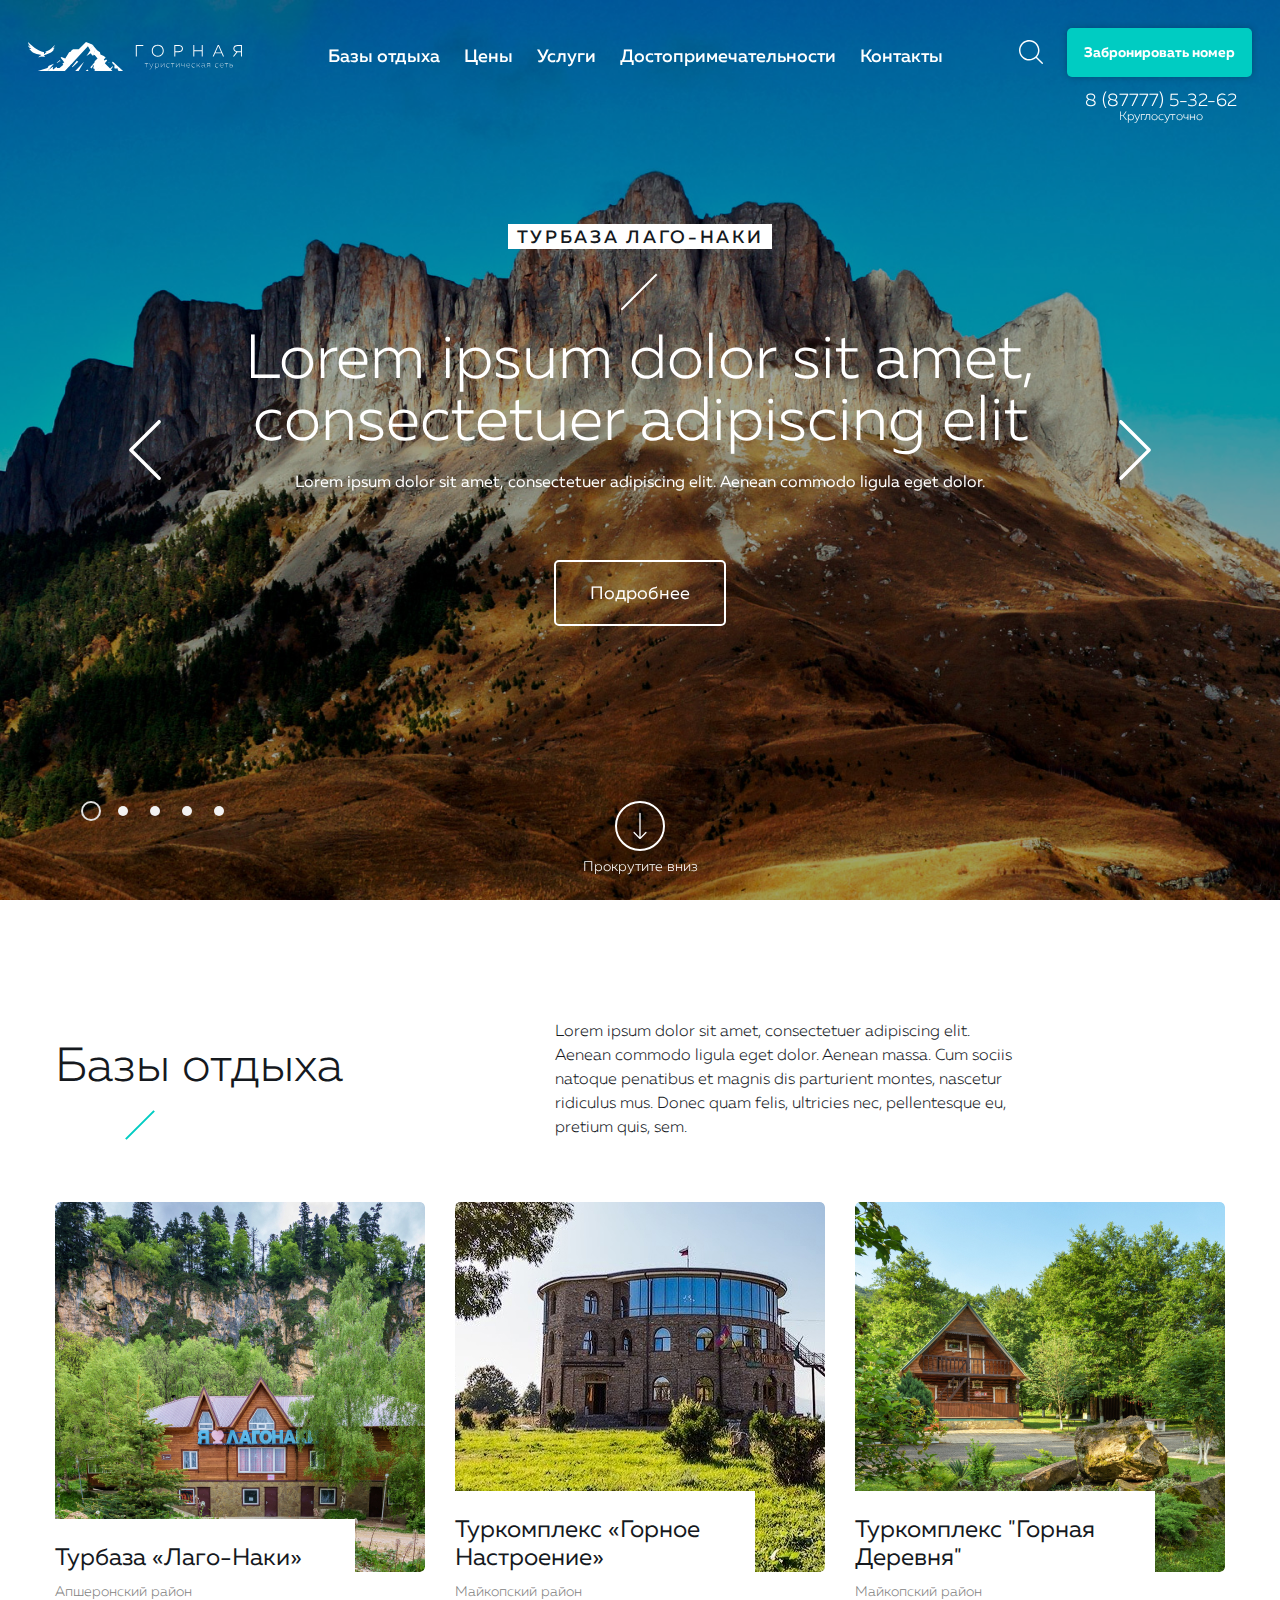
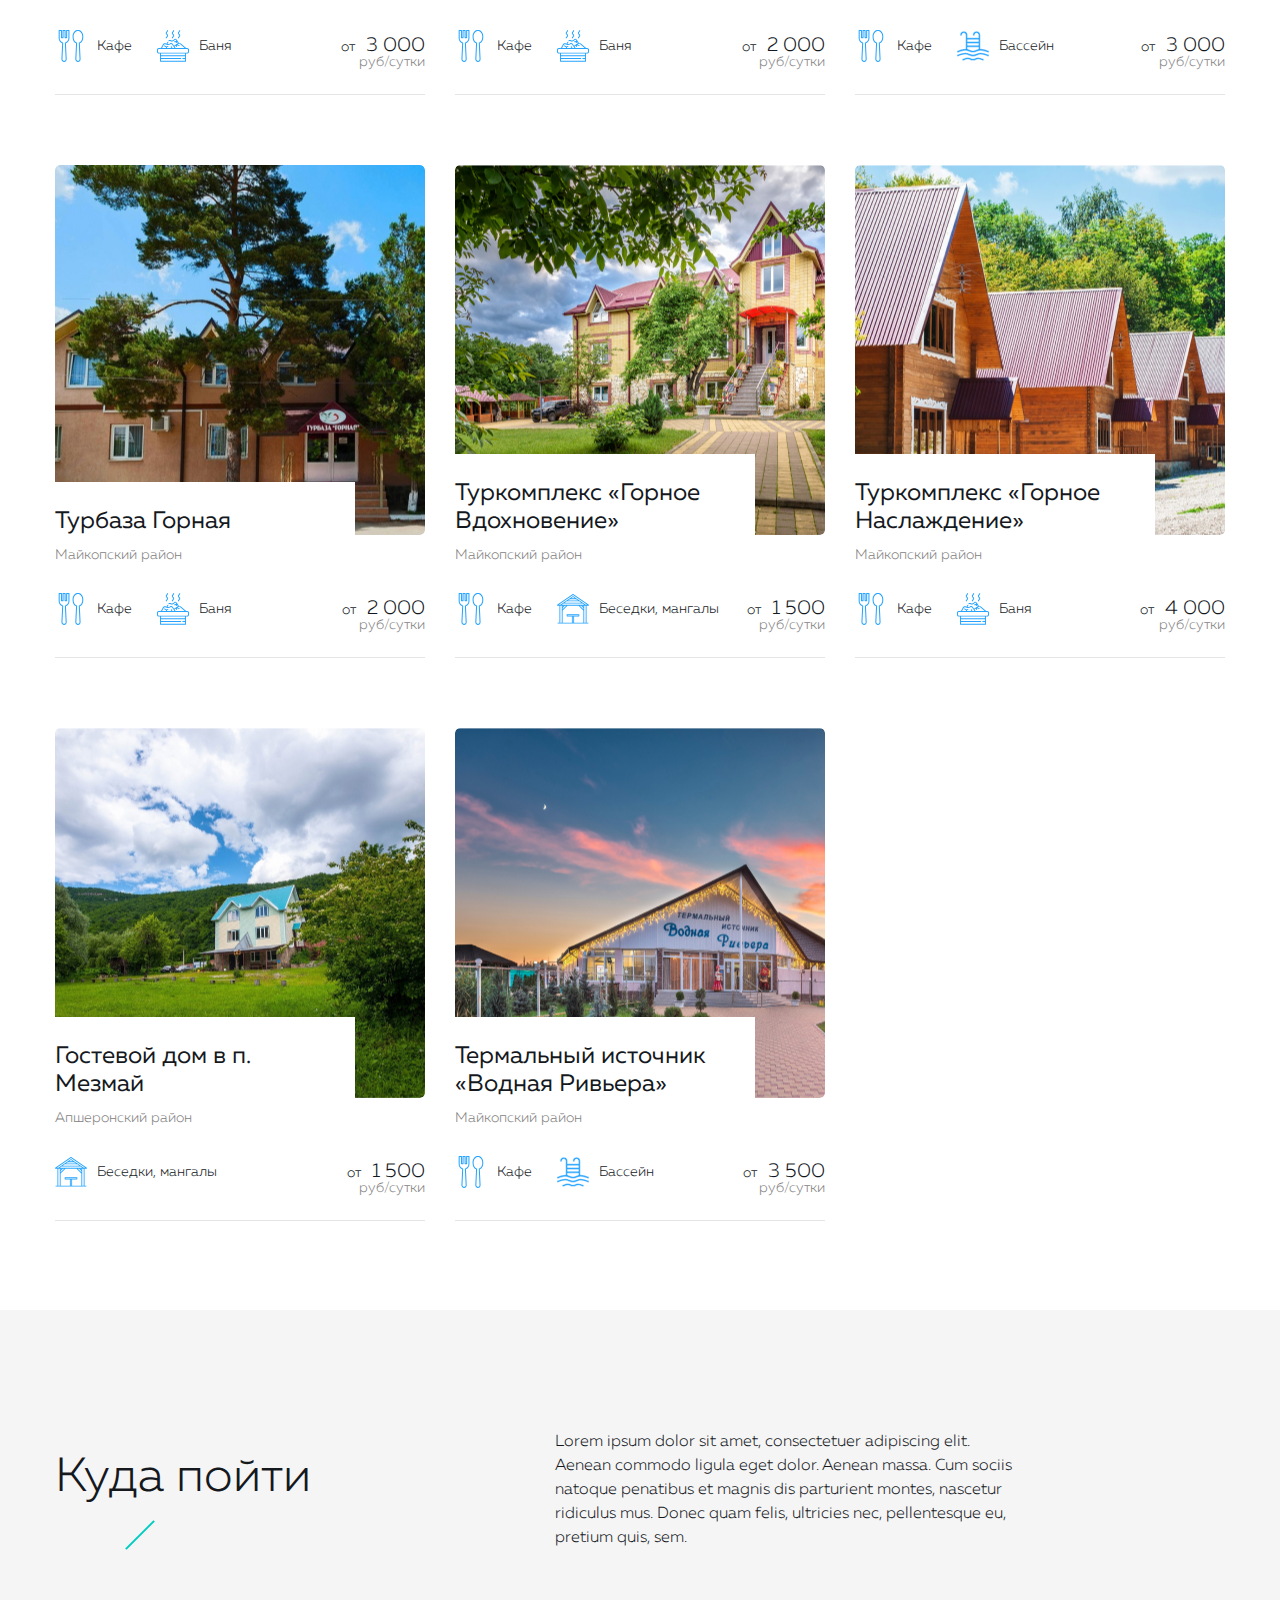
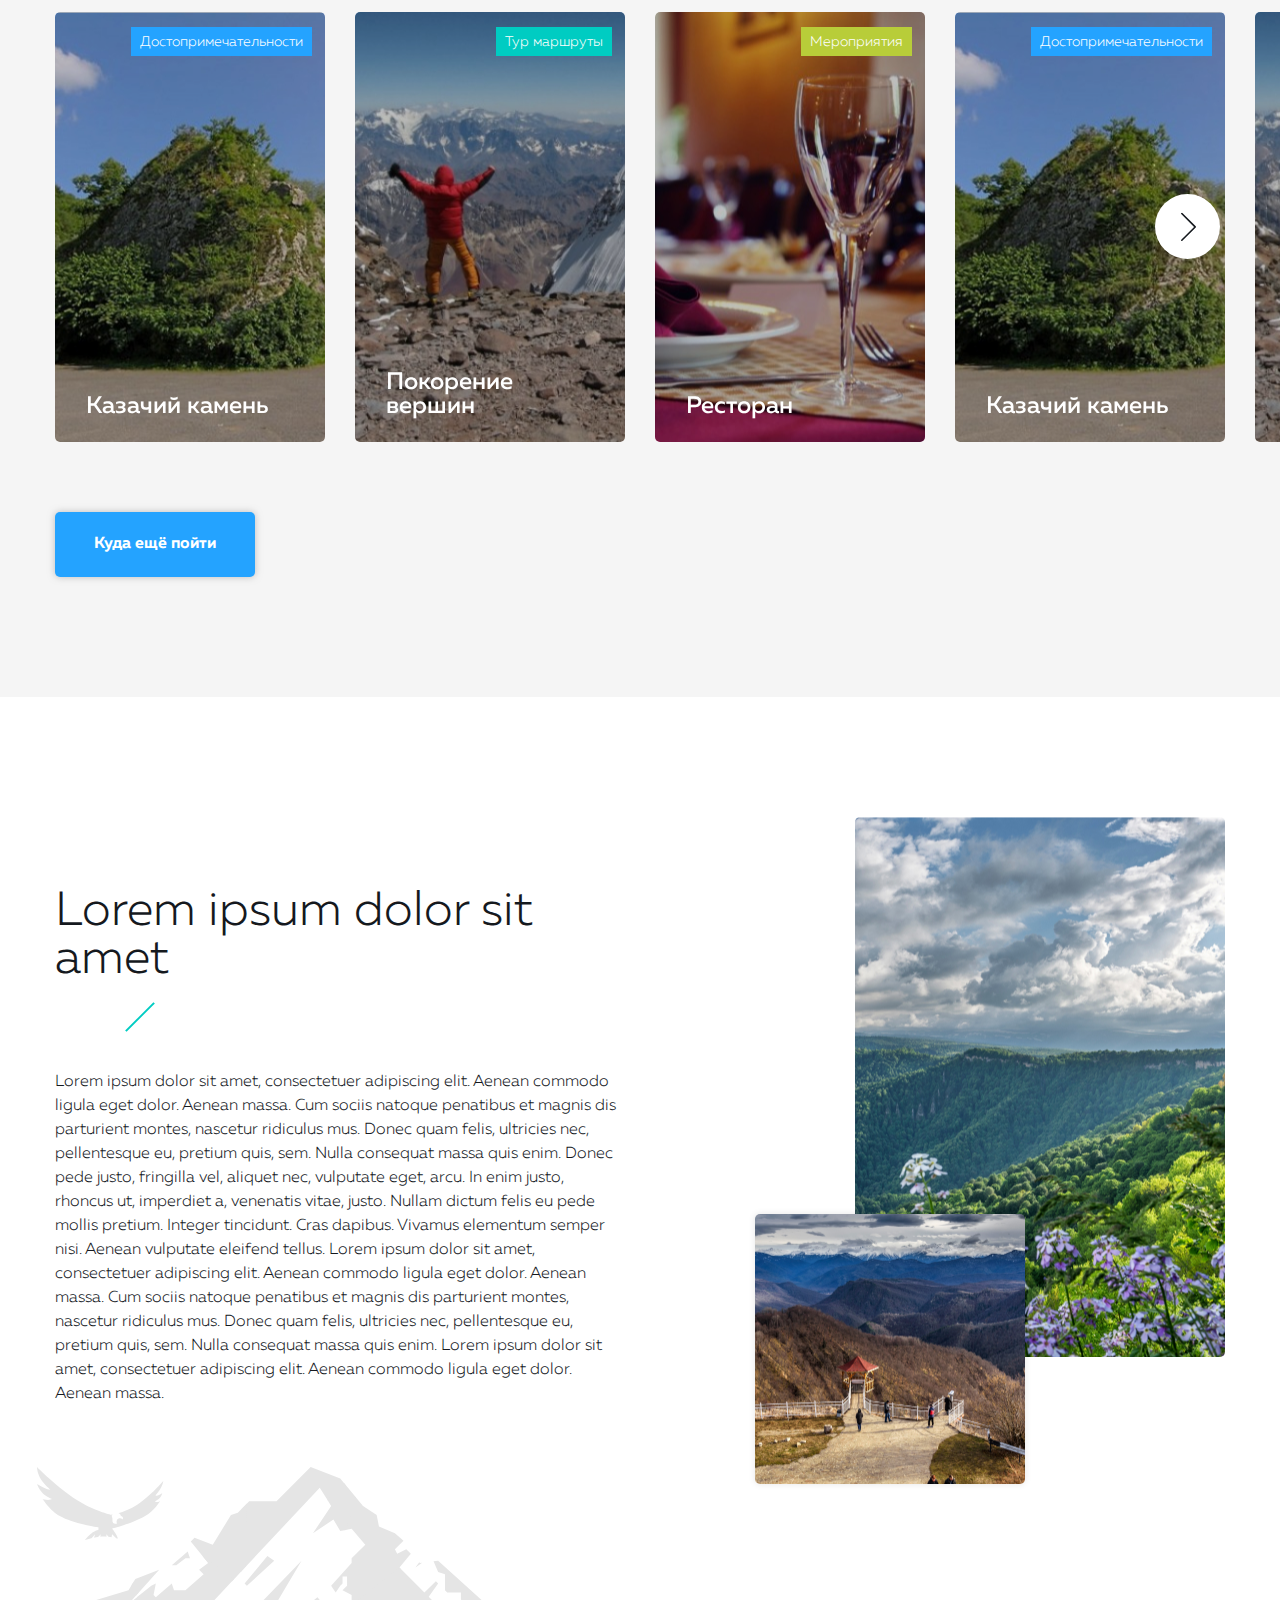
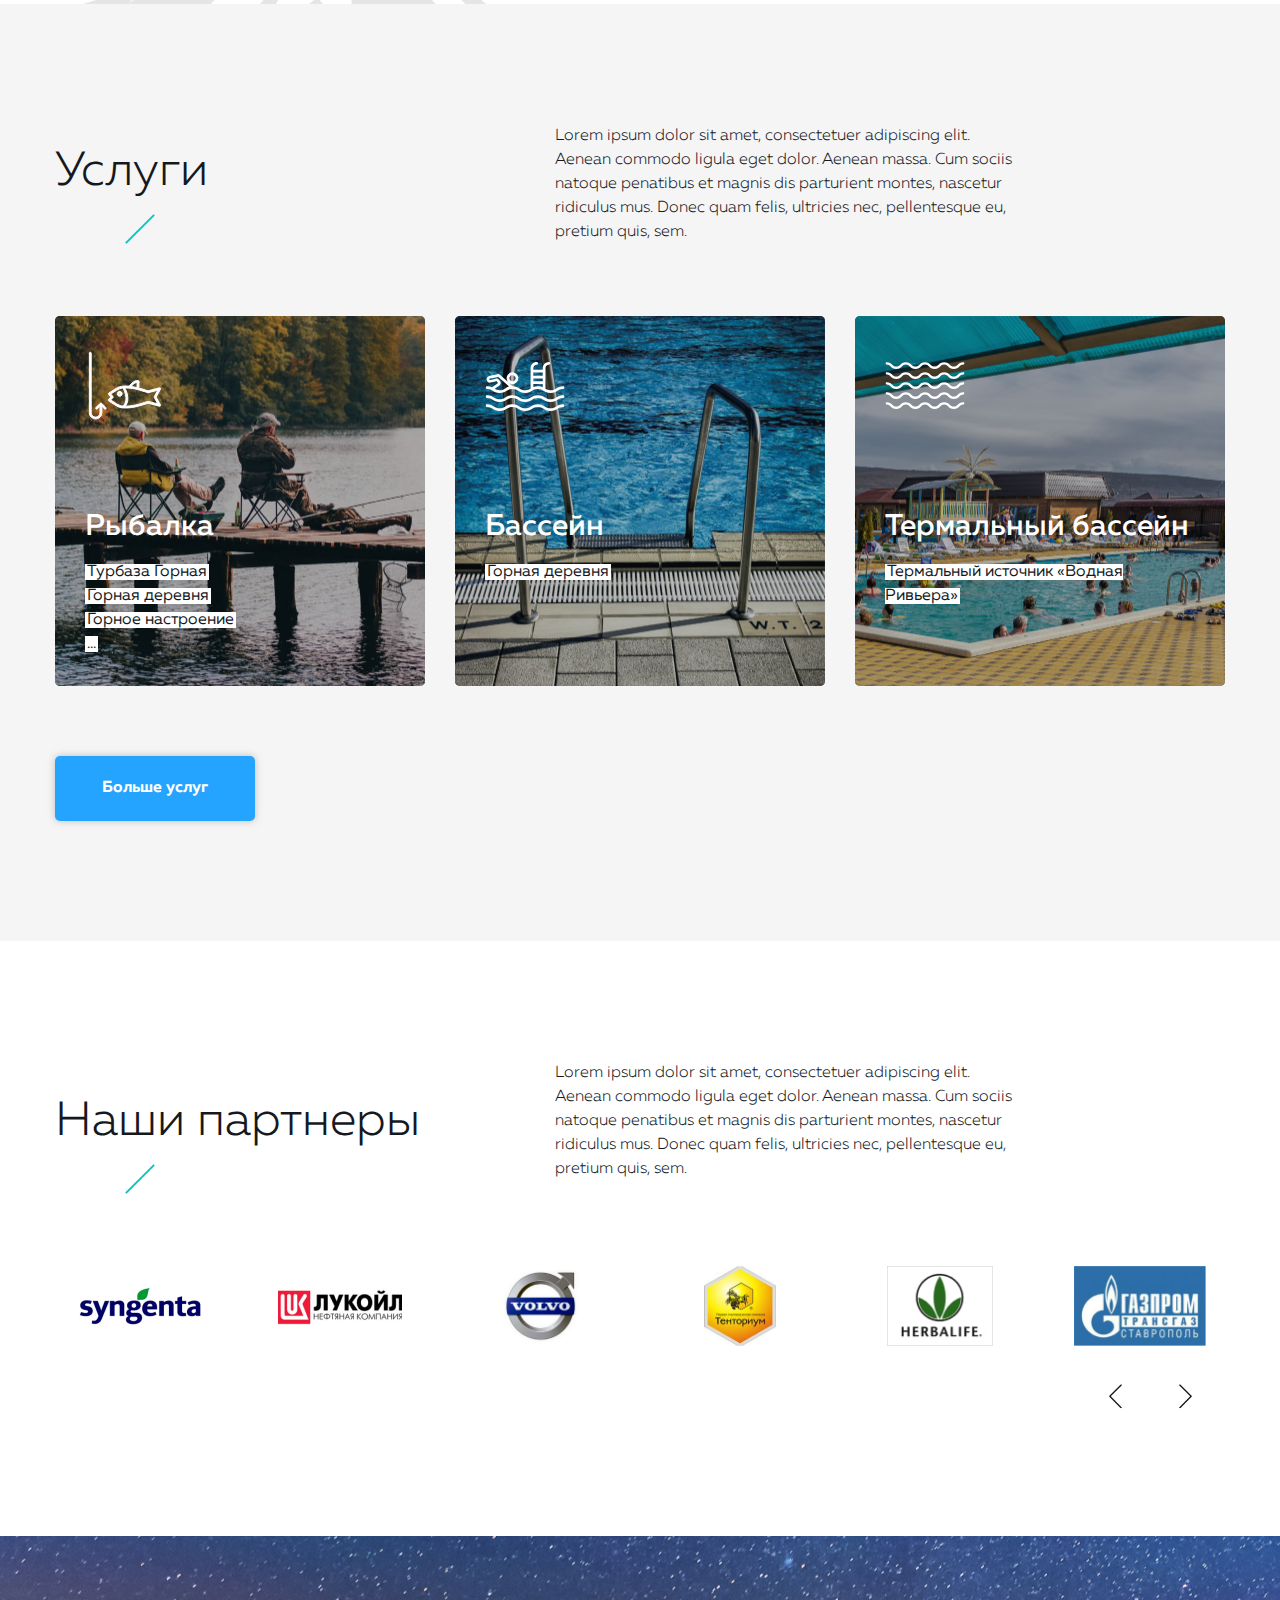
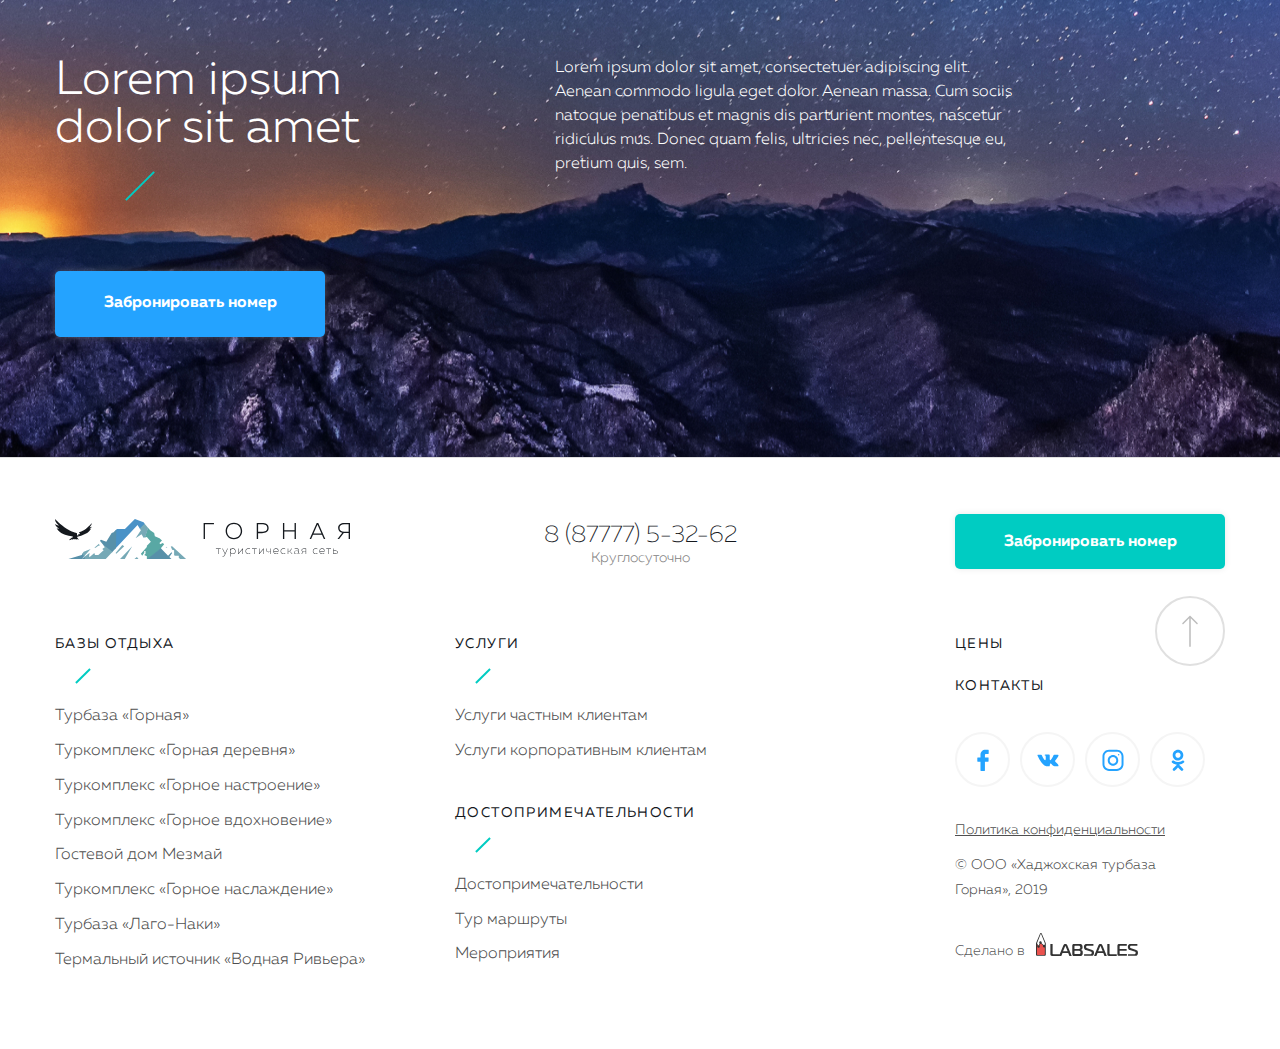
<file: index.html>
<!DOCTYPE html>
<html lang="ru" class="html-sth">
<head>
    <meta charset="UTF-8">
    <meta name="viewport" content="width=device-width, initial-scale=1, shrink-to-fit=no">
    <title>Главная</title>
    <!-- <link rel="icon" href="img/favicon.png"> -->
	
    <link rel="stylesheet" type="text/css" href="css/bootstrap.min.css"/>
    <!-- <link rel="stylesheet" type="text/css" href="fonts/magistral/magistral.css" /> -->
    <link rel="stylesheet" type="text/css" href="css/font.css"/>
    <!-- <link rel="stylesheet" type="text/css" href="fonts/font-awesome/css/font-awesome.min.css" /> -->
    <link rel="stylesheet" type="text/css" href="swiper/swiper.min.css" />
    <!-- <link rel="stylesheet" type="text/css" href="textfield/textfield.css" /> -->
    <link rel="stylesheet" type="text/css" href="css/bootstrap-grid-float.css" />
        <link rel="stylesheet" type="text/css" href="jqueryUI/jquery-ui.css" />
    <link rel="stylesheet" type="text/css" href="css/style.css"/>
    <link rel="stylesheet" type="text/css" href="css/media.css"/>
    <link rel="stylesheet" type="text/css" href="css/dg.css"/>
    <!--[if lte IE 9]>
        <script src="js/ie9/html5shiv.min.js"></script>
        <script src="js/ie9/respond.min.js"></script>
    <![endif]-->   
</head>
<body> 

<!-- <div class="abc" style="background-color: #3300aa;background-color: #ffe4c4; height: 300px;"></div> -->
<div class="first-scr">
    <div class="header header--fix">
        <div class="header__container">
            <div class="header__row">
                <div class="header__col-1">
                    <div class="header__logo-wrap">
                        <a class="header__logo" href="/">
                            <img class="header__logo-img" src="img/logo-white.svg" alt="">
                        </a>
                    </div>
                </div>
                <div class="header__col-2">
                    <div class="header__links-row">
                        <div class="header__link-wrap">
                            <div class="accrd">
                                <div class="accrd__top">
                                    <a class="header__link accrd__top-link" href="">Базы отдыха</a>
                                </div>
                                <div class="accrd__bottom">
                                    <div class="accrd__eff-wrap">
                                        <div class="accrd__links-bl">
                                            <div class="accrd__item">
                                                <a class="accrd__link" href="">Турбаза «Горная»</a>
                                            </div>
                                            <div class="accrd__item">
                                                <a class="accrd__link" href="">Туркомплекс «Горная деревня»</a>
                                            </div>
                                            <div class="accrd__item">
                                                <a class="accrd__link" href="">Туркомплекс «Горное настроение»</a>
                                            </div>
                                            <div class="accrd__item">
                                                <a class="accrd__link" href="">Туркомплекс «Горное вдохновение»</a>
                                            </div>
                                            <div class="accrd__item">
                                                <a class="accrd__link active" href="">Гостевой дом Мезмай</a>
                                            </div>
                                            <div class="accrd__item">
                                                <a class="accrd__link" href="">Туркомплекс «Горное наслаждение»</a>
                                            </div>
                                            <div class="accrd__item">
                                                <a class="accrd__link" href="">Турбаза «Лаго-Наки»</a>
                                            </div>
                                            <div class="accrd__item">
                                                <a class="accrd__link" href="">Термальный источник «Водная Ривьера»</a>
                                            </div>
                                        </div>
                                    </div>
                                </div>
                            </div>
                            
                        </div>
                        <!-- <div class="header__link-wrap">
                            <a class="header__link" href="">Базы отдыха</a>
                        </div> -->
                        <div class="header__link-wrap">
                            <a class="header__link" href="">Цены</a>
                        </div>
                        <div class="header__link-wrap">
                            <a class="header__link" href="">Услуги</a>
                        </div>
                        <div class="header__link-wrap">
                            <a class="header__link" href="">Достопримечательности</a>
                        </div>
                        <div class="header__link-wrap">
                            <a class="header__link" href="">Контакты</a>
                        </div>
                    </div>
                </div>
                <div class="header__col-3">
                    <div class="header__phone-bl">
                        <div class="header__phone-wrap">
                            <a class="header__phone" href="tel:8 (87777) 5-32-62">8 (87777) 5-32-62</a>
                        </div>
                        <div class="header__phone-descript">Круглосуточно</div>
                    </div>
                    <div class="header__search">
                        <a class="header__search-btn js--header-search-btn" href="">
                            <svg class="header__search-icon" width="24" height="24" viewBox="0 0 24 24" fill="#ffffff" xmlns="http://www.w3.org/2000/svg">
                                <path d="M23.7898 22.8L17.9575 16.9676C19.522 15.1689 20.4692 12.8222 20.4692 10.2572C20.4692 4.61107 15.8767 0.0239258 10.2359 0.0239258C4.58983 0.0239258 0.00268555 4.61639 0.00268555 10.2572C0.00268555 15.898 4.59515 20.4904 10.2359 20.4904C12.8009 20.4904 15.1477 19.5432 16.9464 17.9787L22.7787 23.8111C22.9171 23.9494 23.1033 24.0239 23.2843 24.0239C23.4652 24.0239 23.6515 23.9547 23.7898 23.8111C24.0665 23.5343 24.0665 23.0767 23.7898 22.8ZM1.43417 10.2572C1.43417 5.40397 5.38273 1.46073 10.2306 1.46073C15.0838 1.46073 19.0271 5.40929 19.0271 10.2572C19.0271 15.1051 15.0838 19.059 10.2306 19.059C5.38273 19.059 1.43417 15.1104 1.43417 10.2572Z" />
                            </svg>
                        </a>
                    </div>
                    <div class="header__bron">
                        <a class="header__bron-btn js--hbron-btn" href="">Забронировать номер</a>

                    </div>
                    <div class="header__burger-wrap">
                        <div class="burger js--burger">
                            <div class="burger__line burger__line-1"></div>
                            <div class="burger__line burger__line-2"></div>
                            <div class="burger__line burger__line-3"></div>
                        </div>
                    </div>
                </div>
            </div>
        </div>
        <div class="header__search-block">
            <div class="search-bl">
                <div class="container search-bl__container">
                    <div class="search-bl__effect-el">
                        <div class="search-bl__el">
                            <input class="search-bl__input" type="text" placeholder="Поиск">
                            <button class="search-bl__btn">
                                <img class="search-bl__btn-icon" src="img/search-bl-icon-01.svg" alt="">
                            </button>
                        </div>
                    </div>
                </div>
            </div>
        </div>
    </div>
    
    <div class="header-bron-block">
        <div class="hbron-form">
            <div class="hbron-form__mobile-header">
                <div class="hbron-form__title-wrap">
                    <div class="hbron-form__title">Найти номер</div>
                </div>
                <div class="hbron-form__close hbron-form__close--2">
                    <img class="hbron-form__close-icon" src="img/hbron-close-icon.svg" alt="">
                </div>
            </div>
            <form class="hbron-form__el" action="">
                <div class="hbron-form__box">
                    <div class="hbron-form__close hbron-form__close--1">
                        <img class="hbron-form__close-icon" src="img/hbron-close-icon.svg" alt="">
                    </div>
                    <div class="row hbron-form__row">

                        <div class="col-xl-12 col-lg-12 col-md-12 col-sm-12 col-12 hbron-form__col-1 hbron-form__col-desktop">
                            <div class="hbron-form__title-wrap">
                                <div class="hbron-form__title">Найти номер</div>
                            </div>
                        </div>
                        <div class="col-xl-12 col-lg-12 col-md-12 col-sm-12 col-12 hbron-form__col-1">
                            <div class="broniform__item hbron-form__item">
                                <div class="broniform__item-h">База отдыха</div>
                                <div class="broniform__item-inp">
                                    <select class="gorn-select" name="" id="">
                                        <option value="">Любая</option>
                                        <option value="">База 1</option>
                                        <option value="">База 2</option>
                                        <option value="">База 3</option>
                                    </select>
                                </div>
                            </div>
                        </div>
                        <!-- <div class="col-xl-12 col-lg-12 col-md-12 col-sm-12 col-12 hbron-form__col-1">
                            <div class="broniform__item hbron-form__item">
                                <div class="broniform__item-h">База отдыха</div>
                                <div class="broniform__item-inp">
                                    <input class="gorn-input hbron-form__input gorn-datepicker" type="text" name="" id="" placeholder="Дата">
                                </div>
                            </div>
                        </div> -->
                        <!-- <div class="col-xl-6 col-lg-6 col-md-6 col-sm-6 col-6 hbron-form__col-2">
                            <div class="broniform__item hbron-form__item">
                                <div class="broniform__item-h">Заезд</div>
                                <div class="broniform__item-inp">
                                    <select class="gorn-select" name="" id="">
                                        <option value="">14.06.2019</option>
                                        <option value="">15.06.2019</option>
                                        <option value="">16.06.2019</option>
                                    </select>
                                </div>
                            </div>
                        </div> -->
                        <div class="col-xl-6 col-lg-6 col-md-6 col-sm-6 col-6 hbron-form__col-2">
                            <div class="broniform__item hbron-form__item">
                                <div class="broniform__item-h">Заезд</div>
                                <div class="broniform__item-inp">
                                    <input class="gorn-input hbron-form__input gorn-datepicker" type="text" name="" id="" placeholder="Дата">
                                </div>
                            </div>
                        </div>
                        <!-- <div class="col-xl-6 col-lg-6 col-md-6 col-sm-6 col-6 hbron-form__col-2">
                            <div class="broniform__item hbron-form__item">
                                <div class="broniform__item-h">Выезд</div>
                                <div class="broniform__item-inp">
                                    <select class="gorn-select" name="" id="">
                                        <option value="">14.06.2019</option>
                                        <option value="">15.06.2019</option>
                                        <option value="">16.06.2019</option>
                                    </select>
                                </div>
                            </div>
                        </div> -->
                        <div class="col-xl-6 col-lg-6 col-md-6 col-sm-6 col-6 hbron-form__col-2">
                            <div class="broniform__item hbron-form__item">
                                <div class="broniform__item-h">Выезд</div>
                                <div class="broniform__item-inp">
                                    <input class="gorn-input hbron-form__input gorn-datepicker" type="text" name="" id="" placeholder="Дата">
                                </div>
                            </div>
                        </div>
                        <div class="col-xl-6 col-lg-6 col-md-6 col-sm-6 col-6 hbron-form__col-2">
                            <div class="broniform__item hbron-form__item">
                                <div class="broniform__item-h">Взрослые</div>
                                <div class="broniform__item-inp">
                                    <select class="gorn-select" name="" id="">
                                        <option value="">1</option>
                                        <option value="">2</option>
                                        <option value="">3</option>
                                    </select>
                                </div>
                            </div>
                        </div>
                        <div class="col-xl-6 col-lg-6 col-md-6 col-sm-6 col-6 hbron-form__col-2">
                            <div class="broniform__item hbron-form__item">
                                <div class="broniform__item-h">Дети</div>
                                <div class="broniform__item-inp">
                                    <select class="gorn-select" name="" id="">
                                        <option value="">1</option>
                                        <option value="">2</option>
                                        <option value="">3</option>
                                    </select>
                                </div>
                            </div>
                        </div>
                        <div class="col-xl-12 col-lg-12 col-md-12 col-sm-12 col-12 hbron-form__col-1">
                            <div class="hbron-form__btn-wrap">
                                <div class="blue-btn broniform__btn hbron-form__btn">Найти номер</div>
                            </div>
                        </div>


                    </div>

                </div>
            </form>
        </div>
    </div>

    <div class="mobile-menu">
        <div class="mobile-menu__top">
            <div class="mobile-menu__top-row">
                <div class="header__logo-wrap mobile-menu__logo-wrap">
                    <a class="header__logo" href="/">
                        <img class="header__logo-img mobile-menu__logo" src="img/color-logo.svg" alt="">
                    </a>
                </div>
                <div class="mobile-menu__close-wrap">
                    <div class="burger-close mobile-menu__close js--menu-close">
                        <div class="burger-close__line-1"></div>
                        <div class="burger-close__line-2"></div>
                    </div>
                </div>
            </div>

        </div>
        <div class="mobile-menu__center">
            <div class="mlinks">
                <div class="mlinks__item">
                    <div class="mob-accrd">
                        <div class="mob-accrd__top">
                            <div class="mob-accrd__name">Базы отдыха</div>
                        </div>
                        <div class="mob-accrd__bottom">
                            <div class="mob-accrd__effect-wrap">
                                <div class="mob-accrd__links">

                                    <div class="mob-accrd__link-wrap">
                                        <a class="mob-accrd__link" href="">Турбаза «Горная»</a>
                                    </div>
                                    <div class="mob-accrd__link-wrap">
                                        <a class="mob-accrd__link" href="">Туркомплекс «Горная деревня»</a>
                                    </div>
                                    <div class="mob-accrd__link-wrap">
                                        <a class="mob-accrd__link" href="">Туркомплекс «Горное настроение»</a>
                                    </div>
                                    <div class="mob-accrd__link-wrap">
                                        <a class="mob-accrd__link" href="">Туркомплекс «Горное вдохновение»</a>
                                    </div>
                                    <div class="mob-accrd__link-wrap">
                                        <a class="mob-accrd__link active" href="">Гостевой дом Мезмай</a>
                                    </div>
                                    <div class="mob-accrd__link-wrap">
                                        <a class="mob-accrd__link" href="">Туркомплекс «Горное наслаждение»</a>
                                    </div>
                                    <div class="mob-accrd__link-wrap">
                                        <a class="mob-accrd__link" href="">Турбаза «Лаго-Наки»</a>
                                    </div>
                                    <div class="mob-accrd__link-wrap">
                                        <a class="mob-accrd__link" href="">Термальный источник «Водная Ривьера»</a>
                                    </div>

                                </div>
                            </div>
                        </div>

                    </div>
                </div>
                <div class="mlinks__item">
                    <a class="mlinks__link" href="">Цены</a>
                </div>
                <div class="mlinks__item">
                    <a class="mlinks__link" href="">Достопримечательности</a>
                </div>
                <div class="mlinks__item">
                    <div class="mob-accrd">
                        <div class="mob-accrd__top">
                            <div class="mob-accrd__name">Услуги</div>
                        </div>
                        <div class="mob-accrd__bottom">
                            <div class="mob-accrd__effect-wrap">
                                <div class="mob-accrd__links">
    
                                    <div class="mob-accrd__link-wrap">
                                        <a class="mob-accrd__link" href="">Пункт 1</a>
                                    </div>
                                    <div class="mob-accrd__link-wrap">
                                        <a class="mob-accrd__link" href="">Пункт 2</a>
                                    </div>
                                    <div class="mob-accrd__link-wrap">
                                        <a class="mob-accrd__link" href="">Пункт 3</a>
                                    </div>
                                    <div class="mob-accrd__link-wrap">
                                        <a class="mob-accrd__link" href="">Пункт 4</a>
                                    </div>
                                    <div class="mob-accrd__link-wrap">
                                        <a class="mob-accrd__link" href="">Пункт 5</a>
                                    </div>
                                    <div class="mob-accrd__link-wrap">
                                        <a class="mob-accrd__link" href="">Пункт 6</a>
                                    </div>
                                    <div class="mob-accrd__link-wrap">
                                        <a class="mob-accrd__link" href="">Пункт 7</a>
                                    </div>
    
                                </div>
                            </div>
                        </div>
                    </div>

                </div>

                <div class="mlinks__item">
                    <a class="mlinks__link" href="">Контакты</a>
                </div>
            </div>
            <div class="m-search">
                <form class="form" action="">
                    <div class="m-search__el">
                            <input class="m-search__input" type="text" placeholder="Поиск">
                            <button class="m-search__btn">
                                <!-- <img class="m-search__btn-icon m-search__btn-icon--1" src="img/mob-search-1.svg" alt=""> -->
                                <!-- <img class="m-search__btn-icon m-search__btn-icon--2" src="img/mob-search-2.svg" alt=""> -->
                                <img class="m-search__btn-icon" src="img/mob-search-2.svg" alt="">
                            </button>
                    </div>

                </form>
            </div>
        </div>
        <div class="mobile-menu__bottom">
            <div class="mobile-menu__bottom-bl">
                <div class="mobile-menu__phone-bl">
                    <div class="footer__phone-wrap">
                        <a class="footer__phone" href="tel:8 (87777) 5-32-62">8 (87777) 5-32-62</a>
                    </div>
                    <div class="footer__phone-descript">Круглосуточно</div>
                </div>
                <div class="mobile-menu__zakaz">
                    <a class="footer__zakaz-btn mobile-menu__zakaz-btn js--hbron-btn" href="">Забронировать номер</a>
                </div>
            </div>
        </div>

    </div>

    <div class="first-scr__slider">
        <div class="swiper-container first-scr__swiper-container js--home-slider">
            <!-- Additional required wrapper -->
            <div class="swiper-wrapper">
                <!-- Slides -->
                <div class="swiper-slide">
                    <div class="home-slide" style="background-image: url(img/home-slide-1.jpg);">
                        <div class="home-slide__dark-bg"></div>
                        <div class="home-slide__content">
                            <div class="container">
                                <div class="row">
                                    <div class="col-xl-12 col-lg-12 col-md-12 col-sm-12 col-12">
                                        <div class="home-slide__t-logo-wrap">
                                            <div class="home-slide__t-logo">турбаза Лаго-Наки</div>
                                        </div>
                                        <div class="home-slide__t-line-wrap">
                                            <div class="home-slide__t-line"></div>
                                        </div>
                                    </div>
                                    <div class="col-xl-10 offset-xl-1 col-lg-12 col-md-12 col-sm-12 col-12 offset-0">
                                        <div class="home-slide__title-wrap">
                                            <div class="home-slide__title">Lorem ipsum dolor sit amet, consectetuer adipiscing elit</div>
                                        </div>
                                    </div>
                                    <div class="col-xl-8 offset-xl-2 col-lg-10 offset-lg-1 col-md-12 col-sm-12 col-12 offset-0">
                                        <div class="home-slide__text-wrap">
                                            <div class="home-slide__text">Lorem ipsum dolor sit amet, consectetuer adipiscing elit. Aenean commodo ligula eget dolor.</div>
                                        </div>
                                    </div>
                                    <div class="col-xl-12 col-lg-12 col-md-12 col-sm-12 col-12">
                                        <div class="home-slide__btn-wrap">
                                            <a class="trn-btn home-slide__btn" href="">Подробнее</a>
                                        </div>
                                    </div>
                                </div>
                            </div>
                        </div>
                    </div>
                </div>
                <div class="swiper-slide">
                    <div class="home-slide" style="background-image: url(img/home-slide-1.jpg);">
                        <div class="home-slide__dark-bg"></div>
                        <div class="home-slide__content">
                            <div class="container">
                                <div class="row">
                                    <div class="col-xl-12 col-lg-12 col-md-12 col-sm-12 col-12">
                                        <div class="home-slide__t-logo-wrap">
                                            <div class="home-slide__t-logo">турбаза Лаго-Наки</div>
                                        </div>
                                        <div class="home-slide__t-line-wrap">
                                            <div class="home-slide__t-line"></div>
                                        </div>
                                    </div>
                                    <div class="col-xl-10 offset-xl-1 col-lg-12 col-md-12 col-sm-12 col-12 offset-0">
                                        <div class="home-slide__title-wrap">
                                            <div class="home-slide__title">Lorem ipsum dolor sit amet, consectetuer adipiscing elit</div>
                                        </div>
                                    </div>
                                    <div class="col-xl-8 offset-xl-2 col-lg-10 offset-lg-1 col-md-12 col-sm-12 col-12 offset-0">
                                        <div class="home-slide__text-wrap">
                                            <div class="home-slide__text">Lorem ipsum dolor sit amet, consectetuer adipiscing elit. Aenean commodo ligula eget dolor.</div>
                                        </div>
                                    </div>
                                    <div class="col-xl-12 col-lg-12 col-md-12 col-sm-12 col-12">
                                        <div class="home-slide__btn-wrap">
                                            <a class="trn-btn home-slide__btn" href="">Подробнее</a>
                                        </div>
                                    </div>
                                </div>
                            </div>
                        </div>
                    </div>
                </div>
                <div class="swiper-slide">Slide 1</div>
                <div class="swiper-slide">Slide 2</div>
                <div class="swiper-slide">Slide 3</div>
            </div>
        </div>
        
    </div>
    <div class="first-scr__pag">
        <div class="first-scr__pag-el js--home-pag"></div>
    </div>
    <div class="first-scr__control">
        <div class="first-scr__btn first-scr__btn-prev js--home-prev">
            <img class="first-scr__btn-icon" src="img/home-prev.svg" alt="">
        </div>
        <div class="first-scr__btn first-scr__btn-next js--home-next">
            <img class="first-scr__btn-icon" src="img/home-next.svg" alt="">
        </div>
    </div>
    <div class="anchor-btn first-scr__down js--anchor-start-link" data-href=".baza">
        <div class="anchor-btn__round-wrap">
            <div class="anchor-btn__round">
                <div class="anchor-btn__big-bl">
                    <div class="anchor-btn__arr-bl">
                        <img class="anchor-btn__arr" src="img/first-round-arrow.svg" alt="">
                    </div>
                    <div class="anchor-btn__arr-bl">
                        <img class="anchor-btn__arr" src="img/first-round-arrow.svg" alt="">
                    </div>

                </div>

            </div>
        </div>
        <div class="anchor-btn__text">Прокрутите вниз</div>
    </div>
</div>



<div class="baza">
    <div class="container">
        <div class="row">
            <div class="col-xl-5 col-lg-5 col-md-12 col-sm-12 col-12">
                <div class="std__h-wrap baza__title-wrap">
                    <div class="std__h baza__title">Базы отдыха</div>
                </div>
            </div>
            <div class="col-xl-5 col-lg-6 col-md-12 col-sm-12 col-12">
                <div class="baza__sm-text-wrap">
                    <div class="std__sm-text baza__sm-text">
                        Lorem ipsum dolor sit amet, consectetuer adipiscing elit. Aenean commodo ligula eget dolor. Aenean massa. Cum sociis natoque penatibus et magnis dis parturient montes, nascetur ridiculus mus. Donec quam felis, ultricies nec, pellentesque eu, pretium quis, sem.
                    </div>
                </div>
            </div>
            <div class="col-xl-12 col-lg-12 col-md-12 col-sm-12 col-12">
                <div class="baza__objects">
                    <div class="row">

                        <div class="col-xl-4 col-lg-4 col-md-6 col-sm-12 col-12 baza__object-col">
                            <a class="tour-object" href="">
                                <div class="tour-object__photo-wrap">
                                    <div class="tour-object__photo" style="background-image: url(img/tour-object-01.jpg);"></div>
                                </div>
                                <div class="tour-object__bottom-bl">
                                    <div class="tour-object__title-bl">
                                        <div class="tour-object__title">Турбаза «Лаго-Наки»</div>
                                    </div>
                                    <div class="tour-object__location-wrap">
                                        <div class="tour-object__location">Апшеронский район</div>
                                    </div>
                                    <div class="tour-object__service-wrap">
                                        <div class="tour-object__service">
                                            <div class="tour-object__service-col-1">
                                                <div class="tour-object__inclusive-wrap">
                                                    <div class="inclusive inclusive--index">
                                                        <div class="inclusive__row">
                                                            <div class="inclusive__item">
                                                                <div class="inclusive__icon-wrap">
                                                                    <img class="inclusive__icon" src="img/inclusive-icon-01.svg" alt="">
                                                                </div>
                                                                <div class="inclusive__name-wrap">
                                                                    <div class="inclusive__name">Кафе</div>
                                                                </div>
                                                            </div>
                                                            <div class="inclusive__item">
                                                                <div class="inclusive__icon-wrap">
                                                                    <img class="inclusive__icon" src="img/inclusive-icon-02.svg" alt="">
                                                                </div>
                                                                <div class="inclusive__name-wrap">
                                                                    <div class="inclusive__name">Баня</div>
                                                                </div>
                                                            </div>
                                                        </div>
                                                    </div>
                                                </div>
                                            </div>
                                            <div class="tour-object__service-col-2">

                                                <div class="tour-object__price-bl">
                                                    <div class="tour-object__price"><span>от</span> 3 000</div>
                                                    <div class="tour-object__price-name">руб/сутки</div>
                                                </div>
                                            </div>
                                        </div>
                                    </div>
                                </div>
                            </a>
                        </div>
                        <div class="col-xl-4 col-lg-4 col-md-6 col-sm-12 col-12 baza__object-col">
                            <a class="tour-object" href="">
                                <div class="tour-object__photo-wrap">
                                    <div class="tour-object__photo" style="background-image: url(img/tour-object-02.jpg);"></div>
                                </div>
                                <div class="tour-object__bottom-bl">
                                    <div class="tour-object__title-bl">
                                        <div class="tour-object__title">Туркомплекс «Горное Настроение»</div>
                                    </div>
                                    <div class="tour-object__location-wrap">
                                        <div class="tour-object__location">Майкопский район</div>
                                    </div>
                                    <div class="tour-object__service-wrap">
                                        <div class="tour-object__service">
                                            <div class="tour-object__service-col-1">
                                                <div class="tour-object__inclusive-wrap">
                                                    <div class="inclusive inclusive--index">
                                                        <div class="inclusive__row">
                                                            <div class="inclusive__item">
                                                                <div class="inclusive__icon-wrap">
                                                                    <img class="inclusive__icon" src="img/inclusive-icon-01.svg" alt="">
                                                                </div>
                                                                <div class="inclusive__name-wrap">
                                                                    <div class="inclusive__name">Кафе</div>
                                                                </div>
                                                            </div>
                                                            <div class="inclusive__item">
                                                                <div class="inclusive__icon-wrap">
                                                                    <img class="inclusive__icon" src="img/inclusive-icon-02.svg" alt="">
                                                                </div>
                                                                <div class="inclusive__name-wrap">
                                                                    <div class="inclusive__name">Баня</div>
                                                                </div>
                                                            </div>
                                                        </div>
                                                    </div>
                                                </div>
                                            </div>
                                            <div class="tour-object__service-col-2">

                                                <div class="tour-object__price-bl">
                                                    <div class="tour-object__price"><span>от</span> 2 000</div>
                                                    <div class="tour-object__price-name">руб/сутки</div>
                                                </div>
                                            </div>
                                        </div>
                                    </div>
                                </div>
                            </a>
                        </div>
                        <div class="col-xl-4 col-lg-4 col-md-6 col-sm-12 col-12 baza__object-col">
                            <a class="tour-object" href="">
                                <div class="tour-object__photo-wrap">
                                    <div class="tour-object__photo" style="background-image: url(img/tour-object-03.jpg);"></div>
                                </div>
                                <div class="tour-object__bottom-bl">
                                    <div class="tour-object__title-bl">
                                        <div class="tour-object__title">Туркомплекс "Горная Деревня"</div>
                                    </div>
                                    <div class="tour-object__location-wrap">
                                        <div class="tour-object__location">Майкопский район</div>
                                    </div>
                                    <div class="tour-object__service-wrap">
                                        <div class="tour-object__service">
                                            <div class="tour-object__service-col-1">
                                                <div class="tour-object__inclusive-wrap">
                                                    <div class="inclusive inclusive--index">
                                                        <div class="inclusive__row">
                                                            <div class="inclusive__item">
                                                                <div class="inclusive__icon-wrap">
                                                                    <img class="inclusive__icon" src="img/inclusive-icon-01.svg" alt="">
                                                                </div>
                                                                <div class="inclusive__name-wrap">
                                                                    <div class="inclusive__name">Кафе</div>
                                                                </div>
                                                            </div>
                                                            <div class="inclusive__item">
                                                                <div class="inclusive__icon-wrap">
                                                                    <img class="inclusive__icon" src="img/inclusive-icon-03.svg" alt="">
                                                                </div>
                                                                <div class="inclusive__name-wrap">
                                                                    <div class="inclusive__name">Бассейн</div>
                                                                </div>
                                                            </div>
                                                        </div>
                                                    </div>
                                                </div>
                                            </div>
                                            <div class="tour-object__service-col-2">

                                                <div class="tour-object__price-bl">
                                                    <div class="tour-object__price"><span>от</span> 3 000</div>
                                                    <div class="tour-object__price-name">руб/сутки</div>
                                                </div>
                                            </div>
                                        </div>
                                    </div>
                                </div>
                            </a>
                        </div>
                        <div class="col-xl-4 col-lg-4 col-md-6 col-sm-12 col-12 baza__object-col">
                            <a class="tour-object" href="">
                                <div class="tour-object__photo-wrap">
                                    <div class="tour-object__photo" style="background-image: url(img/tour-object-04.jpg);"></div>
                                </div>
                                <div class="tour-object__bottom-bl">
                                    <div class="tour-object__title-bl">
                                        <div class="tour-object__title">Турбаза Горная</div>
                                    </div>
                                    <div class="tour-object__location-wrap">
                                        <div class="tour-object__location">Майкопский район</div>
                                    </div>
                                    <div class="tour-object__service-wrap">
                                        <div class="tour-object__service">
                                            <div class="tour-object__service-col-1">
                                                <div class="tour-object__inclusive-wrap">
                                                    <div class="inclusive inclusive--index">
                                                        <div class="inclusive__row">
                                                            <div class="inclusive__item">
                                                                <div class="inclusive__icon-wrap">
                                                                    <img class="inclusive__icon" src="img/inclusive-icon-01.svg" alt="">
                                                                </div>
                                                                <div class="inclusive__name-wrap">
                                                                    <div class="inclusive__name">Кафе</div>
                                                                </div>
                                                            </div>
                                                            <div class="inclusive__item">
                                                                <div class="inclusive__icon-wrap">
                                                                    <img class="inclusive__icon" src="img/inclusive-icon-02.svg" alt="">
                                                                </div>
                                                                <div class="inclusive__name-wrap">
                                                                    <div class="inclusive__name">Баня</div>
                                                                </div>
                                                            </div>
                                                        </div>
                                                    </div>
                                                </div>
                                            </div>
                                            <div class="tour-object__service-col-2">

                                                <div class="tour-object__price-bl">
                                                    <div class="tour-object__price"><span>от</span> 2 000</div>
                                                    <div class="tour-object__price-name">руб/сутки</div>
                                                </div>
                                            </div>
                                        </div>
                                    </div>
                                </div>
                            </a>
                        </div>

                        <div class="col-xl-4 col-lg-4 col-md-6 col-sm-12 col-12 baza__object-col">
                            <a class="tour-object" href="">
                                <div class="tour-object__photo-wrap">
                                    <div class="tour-object__photo" style="background-image: url(img/tour-object-05.jpg);"></div>
                                </div>
                                <div class="tour-object__bottom-bl">
                                    <div class="tour-object__title-bl">
                                        <div class="tour-object__title">Туркомплекс «Горное Вдохновение»</div>
                                    </div>
                                    <div class="tour-object__location-wrap">
                                        <div class="tour-object__location">Майкопский район</div>
                                    </div>
                                    <div class="tour-object__service-wrap">
                                        <div class="tour-object__service">
                                            <div class="tour-object__service-col-1">
                                                <div class="tour-object__inclusive-wrap">
                                                    <div class="inclusive inclusive--index">
                                                        <div class="inclusive__row">
                                                            <div class="inclusive__item">
                                                                <div class="inclusive__icon-wrap">
                                                                    <img class="inclusive__icon" src="img/inclusive-icon-01.svg" alt="">
                                                                </div>
                                                                <div class="inclusive__name-wrap">
                                                                    <div class="inclusive__name">Кафе</div>
                                                                </div>
                                                            </div>
                                                            <div class="inclusive__item">
                                                                <div class="inclusive__icon-wrap">
                                                                    <img class="inclusive__icon" src="img/inclusive-icon-04.svg" alt="">
                                                                </div>
                                                                <div class="inclusive__name-wrap">
                                                                    <div class="inclusive__name">Беседки, мангалы</div>
                                                                </div>
                                                            </div>
                                                        </div>
                                                    </div>
                                                </div>
                                            </div>
                                            <div class="tour-object__service-col-2">

                                                <div class="tour-object__price-bl">
                                                    <div class="tour-object__price"><span>от</span> 1 500</div>
                                                    <div class="tour-object__price-name">руб/сутки</div>
                                                </div>
                                            </div>
                                        </div>
                                    </div>
                                </div>
                            </a>
                        </div>
                        <div class="col-xl-4 col-lg-4 col-md-6 col-sm-12 col-12 baza__object-col">
                            <a class="tour-object" href="">
                                <div class="tour-object__photo-wrap">
                                    <div class="tour-object__photo" style="background-image: url(img/tour-object-06.jpg);"></div>
                                </div>
                                <div class="tour-object__bottom-bl">
                                    <div class="tour-object__title-bl">
                                        <div class="tour-object__title">Туркомплекс «Горное Наслаждение»</div>
                                    </div>
                                    <div class="tour-object__location-wrap">
                                        <div class="tour-object__location">Майкопский район</div>
                                    </div>
                                    <div class="tour-object__service-wrap">
                                        <div class="tour-object__service">
                                            <div class="tour-object__service-col-1">
                                                <div class="tour-object__inclusive-wrap">
                                                    <div class="inclusive inclusive--index">
                                                        <div class="inclusive__row">
                                                            <div class="inclusive__item">
                                                                <div class="inclusive__icon-wrap">
                                                                    <img class="inclusive__icon" src="img/inclusive-icon-01.svg" alt="">
                                                                </div>
                                                                <div class="inclusive__name-wrap">
                                                                    <div class="inclusive__name">Кафе</div>
                                                                </div>
                                                            </div>
                                                            <div class="inclusive__item">
                                                                <div class="inclusive__icon-wrap">
                                                                    <img class="inclusive__icon" src="img/inclusive-icon-02.svg" alt="">
                                                                </div>
                                                                <div class="inclusive__name-wrap">
                                                                    <div class="inclusive__name">Баня</div>
                                                                </div>
                                                            </div>
                                                        </div>
                                                    </div>
                                                </div>
                                            </div>
                                            <div class="tour-object__service-col-2">

                                                <div class="tour-object__price-bl">
                                                    <div class="tour-object__price"><span>от</span> 4 000</div>
                                                    <div class="tour-object__price-name">руб/сутки</div>
                                                </div>
                                            </div>
                                        </div>
                                    </div>
                                </div>
                            </a>
                        </div>
                        <div class="col-xl-4 col-lg-4 col-md-6 col-sm-12 col-12 baza__object-col">
                            <a class="tour-object" href="">
                                <div class="tour-object__photo-wrap">
                                    <div class="tour-object__photo" style="background-image: url(img/tour-object-07.jpg);"></div>
                                </div>
                                <div class="tour-object__bottom-bl">
                                    <div class="tour-object__title-bl">
                                        <div class="tour-object__title">Гостевой дом в п. Мезмай</div>
                                    </div>
                                    <div class="tour-object__location-wrap">
                                        <div class="tour-object__location">Апшеронский район</div>
                                    </div>
                                    <div class="tour-object__service-wrap">
                                        <div class="tour-object__service">
                                            <div class="tour-object__service-col-1">
                                                <div class="tour-object__inclusive-wrap">
                                                    <div class="inclusive inclusive--index">
                                                        <div class="inclusive__row">
                                                            <div class="inclusive__item">
                                                                <div class="inclusive__icon-wrap">
                                                                    <img class="inclusive__icon" src="img/inclusive-icon-04.svg" alt="">
                                                                </div>
                                                                <div class="inclusive__name-wrap">
                                                                    <div class="inclusive__name">Беседки, мангалы</div>
                                                                </div>
                                                            </div>

                                                        </div>
                                                    </div>
                                                </div>
                                            </div>
                                            <div class="tour-object__service-col-2">

                                                <div class="tour-object__price-bl">
                                                    <div class="tour-object__price"><span>от</span> 1 500</div>
                                                    <div class="tour-object__price-name">руб/сутки</div>
                                                </div>
                                            </div>
                                        </div>
                                    </div>
                                </div>
                            </a>
                        </div>
                        <div class="col-xl-4 col-lg-4 col-md-6 col-sm-12 col-12 baza__object-col">
                            <a class="tour-object" href="">
                                <div class="tour-object__photo-wrap">
                                    <div class="tour-object__photo" style="background-image: url(img/tour-object-08.jpg);"></div>
                                </div>
                                <div class="tour-object__bottom-bl">
                                    <div class="tour-object__title-bl">
                                        <div class="tour-object__title">Термальный источник «Водная Ривьера»</div>
                                    </div>
                                    <div class="tour-object__location-wrap">
                                        <div class="tour-object__location">Майкопский район</div>
                                    </div>
                                    <div class="tour-object__service-wrap">
                                        <div class="tour-object__service">
                                            <div class="tour-object__service-col-1">
                                                <div class="tour-object__inclusive-wrap">
                                                    <div class="inclusive inclusive--index">
                                                        <div class="inclusive__row">
                                                            <div class="inclusive__item">
                                                                <div class="inclusive__icon-wrap">
                                                                    <img class="inclusive__icon" src="img/inclusive-icon-01.svg" alt="">
                                                                </div>
                                                                <div class="inclusive__name-wrap">
                                                                    <div class="inclusive__name">Кафе</div>
                                                                </div>
                                                            </div>
                                                            <div class="inclusive__item">
                                                                <div class="inclusive__icon-wrap">
                                                                    <img class="inclusive__icon" src="img/inclusive-icon-03.svg" alt="">
                                                                </div>
                                                                <div class="inclusive__name-wrap">
                                                                    <div class="inclusive__name">Бассейн</div>
                                                                </div>
                                                            </div>
                                                        </div>
                                                    </div>
                                                </div>
                                            </div>
                                            <div class="tour-object__service-col-2">

                                                <div class="tour-object__price-bl">
                                                    <div class="tour-object__price"><span>от</span> 3 500</div>
                                                    <div class="tour-object__price-name">руб/сутки</div>
                                                </div>
                                            </div>
                                        </div>
                                    </div>
                                </div>
                            </a>
                        </div>


                    </div>
                </div>
            </div>
        </div>
    </div>
</div>

<div class="where-go">
    <div class="container">
        <div class="row">
            <div class="col-xl-5 col-lg-5 col-md-12 col-sm-12 col-12">
                <div class="std__h-wrap where-go__title-wrap">
                    <div class="std__h where-go__title">Куда пойти</div>
                </div>
            </div>
            <div class="col-xl-5 col-lg-6 col-md-12 col-sm-12 col-12">
                <div class="where-go__sm-text-wrap">
                    <div class="std__sm-text where-go__sm-text">
                        Lorem ipsum dolor sit amet, consectetuer adipiscing elit. Aenean commodo ligula eget dolor. Aenean massa. Cum sociis natoque penatibus et magnis dis parturient montes, nascetur ridiculus mus. Donec quam felis, ultricies nec, pellentesque eu, pretium quis, sem.
                    </div>
                </div>
            </div>
            <div class="col-12">
                <div class="where-go__sizer js--sizer-1"></div>
            </div>

        </div>
    </div>
        
    <div class="container-fluid where-go__container-fluid">
        <div class="row">
            <div class="col-xl-12 col-lg-12 col-md-12 col-sm-12 col-12">
                <div class="where-go__slider-block">
                    <div class="where-go__slider-minus-wrap">

                        <div class="where-go__slider">
                            <div class="swiper-container where-go__swiper-container js--scale-slider">
                                <div class="swiper-wrapper">

                                    <div class="swiper-slide">
                                        <div class="where-slide-size-wrapper">
                                            <div class="where-slide">
                                                <a class="where-slide__card" style="background-image: url(img/where-slide-001.jpg);" href="">
                                                    <div class="where-slide__content">
                                                        <div class="where-slide__type-wrap">
                                                            <div class="where-slide__type color-1">Достопримечательности</div>
                                                        </div>
                                                        <div class="where-slide__name-wrap">
                                                            <div class="where-slide__name">Казачий камень</div>
                                                        </div>
                                                    </div>
                                                </a>
                                            </div>
                                        </div>
                                    </div>

                                    <div class="swiper-slide">
                                        <div class="where-slide-size-wrapper">
                                            <div class="where-slide">
                                                <a class="where-slide__card" style="background-image: url(img/where-slide-002.jpg);" href="">
                                                    <div class="where-slide__content">
                                                        <div class="where-slide__type-wrap">
                                                            <div class="where-slide__type color-2">Тур маршруты</div>
                                                        </div>
                                                        <div class="where-slide__name-wrap">
                                                            <div class="where-slide__name">Покорение вершин</div>
                                                        </div>
                                                    </div>
                                                </a>
                                            </div>
                                        </div>
                                    </div>

                                    <div class="swiper-slide">
                                        <div class="where-slide-size-wrapper">
                                            <div class="where-slide">
                                                <a class="where-slide__card" style="background-image: url(img/where-slide-003.jpg);" href="">
                                                    <div class="where-slide__content">
                                                        <div class="where-slide__type-wrap">
                                                            <div class="where-slide__type color-3">Мероприятия</div>
                                                        </div>
                                                        <div class="where-slide__name-wrap">
                                                            <div class="where-slide__name">Ресторан</div>
                                                        </div>
                                                    </div>
                                                </a>
                                            </div>
                                        </div>
                                    </div>
 

                                    <div class="swiper-slide">
                                        <div class="where-slide-size-wrapper">
                                            <div class="where-slide">
                                                <a class="where-slide__card" style="background-image: url(img/where-slide-001.jpg);" href="">
                                                    <div class="where-slide__content">
                                                        <div class="where-slide__type-wrap">
                                                            <div class="where-slide__type color-1">Достопримечательности</div>
                                                        </div>
                                                        <div class="where-slide__name-wrap">
                                                            <div class="where-slide__name">Казачий камень</div>
                                                        </div>
                                                    </div>
                                                </a>
                                            </div>
                                        </div>
                                    </div>

                                    <div class="swiper-slide">
                                        <div class="where-slide-size-wrapper">
                                            <div class="where-slide">
                                                <a class="where-slide__card" style="background-image: url(img/where-slide-002.jpg);" href="">
                                                    <div class="where-slide__content">
                                                        <div class="where-slide__type-wrap">
                                                            <div class="where-slide__type color-2">Тур маршруты</div>
                                                        </div>
                                                        <div class="where-slide__name-wrap">
                                                            <div class="where-slide__name">Покорение вершин</div>
                                                        </div>
                                                    </div>
                                                </a>
                                            </div>
                                        </div>
                                    </div>

                                    <div class="swiper-slide">
                                        <div class="where-slide-size-wrapper">
                                            <div class="where-slide">
                                                <a class="where-slide__card" style="background-image: url(img/where-slide-003.jpg);" href="">
                                                    <div class="where-slide__content">
                                                        <div class="where-slide__type-wrap">
                                                            <div class="where-slide__type color-3">Мероприятия</div>
                                                        </div>
                                                        <div class="where-slide__name-wrap">
                                                            <div class="where-slide__name">Ресторан</div>
                                                        </div>
                                                    </div>
                                                </a>
                                            </div>
                                        </div>
                                    </div>

                                    <div class="swiper-slide">
                                        <div class="where-slide-size-wrapper">
                                            <div class="where-slide">
                                                <a class="where-slide__card" style="background-image: url(img/where-slide-001.jpg);" href="">
                                                    <div class="where-slide__content">
                                                        <div class="where-slide__type-wrap">
                                                            <div class="where-slide__type color-1">Достопримечательности</div>
                                                        </div>
                                                        <div class="where-slide__name-wrap">
                                                            <div class="where-slide__name">Казачий камень</div>
                                                        </div>
                                                    </div>
                                                </a>
                                            </div>
                                        </div>
                                    </div>

                                    <div class="swiper-slide">
                                        <div class="where-slide-size-wrapper">
                                            <div class="where-slide">
                                                <a class="where-slide__card" style="background-image: url(img/where-slide-002.jpg);" href="">
                                                    <div class="where-slide__content">
                                                        <div class="where-slide__type-wrap">
                                                            <div class="where-slide__type color-2">Тур маршруты</div>
                                                        </div>
                                                        <div class="where-slide__name-wrap">
                                                            <div class="where-slide__name">Покорение вершин</div>
                                                        </div>
                                                    </div>
                                                </a>
                                            </div>
                                        </div>
                                    </div>

                                    <div class="swiper-slide">
                                        <div class="where-slide-size-wrapper">
                                            <div class="where-slide">
                                                <a class="where-slide__card" style="background-image: url(img/where-slide-003.jpg);" href="">
                                                    <div class="where-slide__content">
                                                        <div class="where-slide__type-wrap">
                                                            <div class="where-slide__type color-3">Мероприятия</div>
                                                        </div>
                                                        <div class="where-slide__name-wrap">
                                                            <div class="where-slide__name">Ресторан</div>
                                                        </div>
                                                    </div>
                                                </a>
                                            </div>
                                        </div>
                                    </div>
 


                                </div>
                            </div>
                        </div>
                        <div class="where-go__arr where-go__arr-next js--scale-next-btn">
                            <img class="where-go__arr-img" src="img/where-go-next.svg" alt="">
                        </div>
                        
                    </div>

                </div>
            </div>
        </div>
    </div>
        
    <div class="container">
        <div class="row">

            <div class="col-xl-12 col-lg-12 col-md-12 col-sm-12 col-12">
                <div class="where-go__btn-wrap">

                    <button class="blue-btn where-go__btn">Куда ещё пойти</button>
                </div>
            </div>
        </div>
    </div>
</div>



<div class="peizazh">
    <img class="peizazh__img" src="img/peizazh.svg" alt="">
    <div class="container">
        <div class="row">
            <div class="col-xl-6 col-lg-7 col-md-12 col-sm-12 col-12">
                <div class="std__h-wrap peizazh__title-wrap">
                    <div class="std__h peizazh__title">Lorem ipsum dolor sit amet</div>
                </div>
                <div class="peizazh__sm-text-wrap">
                    <div class="std__sm-text peizazh__sm-text">
                        Lorem ipsum dolor sit amet, consectetuer adipiscing elit. Aenean commodo ligula eget dolor. Aenean massa. Cum sociis
                        natoque penatibus et magnis dis parturient montes, nascetur ridiculus mus. Donec quam felis, ultricies nec, pellentesque
                        eu, pretium quis, sem. Nulla consequat massa quis enim. Donec pede justo, fringilla vel, aliquet nec, vulputate eget,
                        arcu. In enim justo, rhoncus ut, imperdiet a, venenatis vitae, justo. Nullam dictum felis eu pede mollis pretium.
                        Integer tincidunt. Cras dapibus. Vivamus elementum semper nisi. Aenean vulputate eleifend tellus. Lorem ipsum dolor sit
                        amet, consectetuer adipiscing elit. Aenean commodo ligula eget dolor. Aenean massa. Cum sociis natoque penatibus et
                        magnis dis parturient montes, nascetur ridiculus mus. Donec quam felis, ultricies nec, pellentesque eu, pretium quis,
                        sem. Nulla consequat massa quis enim. Lorem ipsum dolor sit amet, consectetuer adipiscing elit. Aenean commodo ligula
                        eget dolor. Aenean massa.
                    </div>
                </div>
            </div>
            <div class="col-xl-5 offset-xl-1 col-lg-5 offset-lg-0 col-md-8 offset-md-2 col-sm-12 col-12 offset-0">
                <div class="peizazh__photo-block">
                    <div class="peizazh__photo-1" style="background-image: url(img/peizazh-photo-1.jpg);"></div>
                    <div class="peizazh__photo-2-wrap">
                        <div class="peizazh__photo-2" style="background-image: url(img/peizazh-photo-2.jpg);"></div>
                    </div>
                </div>
            </div>
        </div>
    </div>
</div>

<div class="uslugi">
    <div class="container">
        <div class="row">
            <div class="col-xl-5 col-lg-5 col-md-12 col-sm-12 col-12">
                <div class="std__h-wrap uslugi__title-wrap">
                    <div class="std__h uslugi__title">Услуги</div>
                </div>
            </div>
            <div class="col-xl-5 col-lg-6 col-md-12 col-sm-12 col-12">
                <div class="uslugi__sm-text-wrap">
                    <div class="std__sm-text uslugi__sm-text">
                        Lorem ipsum dolor sit amet, consectetuer adipiscing elit. Aenean commodo ligula eget dolor. Aenean massa.
                        Cum sociis natoque penatibus et magnis dis parturient montes, nascetur ridiculus mus. Donec quam felis,
                        ultricies nec, pellentesque eu, pretium quis, sem.
                    </div>
                </div>
            </div>
            <div class="col-xl-12 col-lg-12 col-md-12 col-sm-12 col-12">
                <div class="uslugi__row-wrap">
                    <div class="row">
                        <div class="col-xl-4 col-lg-4 col-md-6 col-sm-12 col-12 uslugi__col">
                            <a class="usluga-card" href="">
                                <div class="usluga-card__layer-1" style="background-image: url(img/usluga-card-01.jpg);">
                                    <div class="usluga-card__dark-bg"></div>
                                    <div class="usluga-card__box">
                                        <div class="usluga-card__abc">
                                            <div class="usluga-card__icon-wrap">
                                                <img class="usluga-card__icon" src="img/usluga-icon-white-01.svg" alt="">
                                            </div>
                                            <div class="usluga-card__title-wrap">
                                                <div class="usluga-card__title">Рыбалка</div>
                                            </div>
                                            <div class="usluga-card__text-bl">
                                                <div class="usluga-card__text">
                                                    <p>Турбаза Горная</p>
                                                    <p>Горная деревня</p>
                                                    <p>Горное настроение</p>
                                                    <p>...</p>
                                                </div>
                                            </div>
                                        </div>
                                    </div>
                                </div>
                                <div class="usluga-card__layer-2">
                                    <div class="usluga-card__box">
                                        <div class="usluga-card__abc">
                                            <div class="usluga-card__hover-icon-wrap">
                                                <img class="usluga-card__icon" src="img/usluga-icon-blue-01.svg" alt="">
                                            </div>
                                            <div class="usluga-card__hover-title-wrap">
                                                <div class="usluga-card__title">Рыбалка</div>
                                            </div>
                                            <div class="usluga-card__text-real-bl">
                                                <div class="usluga-card__text-real">
                                                    Рыбалка в горах понравится каждому члену семьи. Рыбалка в горах Адыгеи станет хорошим семейных отдыхом. Горная рыбалка с друзьями или большой компанией. А переночевать можно в домике с видом на горы Лагонаки.
                                                </div>
                                            </div>
                                        </div>
                                    </div>
                                </div>
                            </a>
                        </div>
                        <div class="col-xl-4 col-lg-4 col-md-6 col-sm-12 col-12 uslugi__col">
                            <a class="usluga-card" href="">
                                <div class="usluga-card__layer-1" style="background-image: url(img/usluga-card-02.jpg);">
                                    <div class="usluga-card__dark-bg"></div>
                                    <div class="usluga-card__box">
                                        <div class="usluga-card__abc">
                                            <div class="usluga-card__icon-wrap">
                                                <img class="usluga-card__icon" src="img/usluga-icon-white-02.svg" alt="">
                                            </div>
                                            <div class="usluga-card__title-wrap">
                                                <div class="usluga-card__title">Бассейн</div>
                                            </div>
                                            <div class="usluga-card__text-bl">
                                                <div class="usluga-card__text">
                                                    <p>Горная деревня</p>
                                                </div>
                                            </div>
                                        </div>
                                    </div>
                                </div>
                                <div class="usluga-card__layer-2">
                                    <div class="usluga-card__box">
                                        <div class="usluga-card__abc">
                                            <div class="usluga-card__hover-icon-wrap">
                                                <img class="usluga-card__icon" src="img/usluga-icon-blue-02.svg" alt="">
                                            </div>
                                            <div class="usluga-card__hover-title-wrap">
                                                <div class="usluga-card__title">Бассейн</div>
                                            </div>
                                            <div class="usluga-card__text-real-bl">
                                                <div class="usluga-card__text-real">
                                                    Lorem ipsum dolor sit amet, consectetuer adipiscing elit. Aenean commodo ligula eget dolor.
                                                </div>
                                            </div>
                                        </div>
                                    </div>
                                </div>
                            </a>
                        </div>
                        <div class="col-xl-4 col-lg-4 col-md-6 col-sm-12 col-12 uslugi__col">
                            <a class="usluga-card" href="">
                                <div class="usluga-card__layer-1" style="background-image: url(img/usluga-card-03.jpg);">
                                    <div class="usluga-card__dark-bg"></div>
                                    <div class="usluga-card__box">
                                        <div class="usluga-card__abc">
                                            <div class="usluga-card__icon-wrap">
                                                <img class="usluga-card__icon" src="img/usluga-icon-white-03.svg" alt="">
                                            </div>
                                            <div class="usluga-card__title-wrap">
                                                <div class="usluga-card__title">Термальный бассейн</div>
                                            </div>
                                            <div class="usluga-card__text-bl">
                                                <div class="usluga-card__text">
                                                    <p>Термальный источник «Водная Ривьера»</p>
                                                </div>
                                            </div>
                                        </div>
                                    </div>
                                </div>
                                <div class="usluga-card__layer-2">
                                    <div class="usluga-card__box">
                                        <div class="usluga-card__abc">
                                            <div class="usluga-card__hover-icon-wrap">
                                                <img class="usluga-card__icon" src="img/usluga-icon-blue-03.svg" alt="">
                                            </div>
                                            <div class="usluga-card__hover-title-wrap">
                                                <div class="usluga-card__title">Термальный бассейн</div>
                                            </div>
                                            <div class="usluga-card__text-real-bl">
                                                <div class="usluga-card__text-real">
                                                    Рыбалка в горах понравится каждому члену семьи. Рыбалка в горах Адыгеи станет хорошим семейных отдыхом. Горная рыбалка с друзьями или большой компанией. А переночевать можно в домике с видом на горы Лагонаки.
                                                </div>
                                            </div>
                                        </div>
                                    </div>
                                </div>
                            </a>
                        </div>
                        
                    </div>
                </div>
            </div>
            <div class="col-xl-12 col-lg-12 col-md-12 col-sm-12 col-12">
                <div class="uslugi__btn-wrap">
                    <button class="blue-btn uslugi__btn">Больше услуг</button>
                </div>
            </div>
        </div>
    </div>
</div>

<div class="partners">
    <div class="container">
        <div class="row">
            <div class="col-xl-5 col-lg-5 col-md-12 col-sm-12 col-12">
                <div class="std__h-wrap partners__title-wrap">
                    <div class="std__h partners__title">Наши партнеры</div>
                </div>
            </div>
            <div class="col-xl-5 col-lg-6 col-md-12 col-sm-12 col-12">
                <div class="partners__sm-text-wrap">
                    <div class="std__sm-text partners__sm-text">
                        Lorem ipsum dolor sit amet, consectetuer adipiscing elit. Aenean commodo ligula eget dolor. Aenean massa.
                        Cum sociis natoque penatibus et magnis dis parturient montes, nascetur ridiculus mus. Donec quam felis,
                        ultricies nec, pellentesque eu, pretium quis, sem.
                    </div>
                </div>
            </div>
            <div class="col-xl-12 col-lg-12 col-md-12 col-sm-12 col-12">
                <div class="partners__slider-bl">
                    <div class="partners__slider">
                        <div class="swiper-container partners__swiper-container js--partners-slider">
                            <div class="swiper-wrapper">
                                <div class="swiper-slide">
                                    <div class="partners-slide" style="background-image: url(img/partners-01.png);"></div>
                                </div>
                                <div class="swiper-slide">
                                    <div class="partners-slide" style="background-image: url(img/partners-02.png);"></div>
                                </div>
                                <div class="swiper-slide">
                                    <div class="partners-slide" style="background-image: url(img/partners-03.png);"></div>
                                </div>
                                <div class="swiper-slide">
                                    <div class="partners-slide" style="background-image: url(img/partners-04.png);"></div>
                                </div>
                                <div class="swiper-slide">
                                    <div class="partners-slide" style="background-image: url(img/partners-05.png);"></div>
                                </div>
                                <div class="swiper-slide">
                                    <div class="partners-slide" style="background-image: url(img/partners-06.png);"></div>
                                </div>
                                <div class="swiper-slide">
                                    <div class="partners-slide" style="background-image: url(img/partners-01.png);"></div>
                                </div>
                                <div class="swiper-slide">
                                    <div class="partners-slide" style="background-image: url(img/partners-02.png);"></div>
                                </div>
                                <div class="swiper-slide">
                                    <div class="partners-slide" style="background-image: url(img/partners-03.png);"></div>
                                </div>
                                <div class="swiper-slide">
                                    <div class="partners-slide" style="background-image: url(img/partners-04.png);"></div>
                                </div>
                                <div class="swiper-slide">
                                    <div class="partners-slide" style="background-image: url(img/partners-05.png);"></div>
                                </div>
                                <div class="swiper-slide">
                                    <div class="partners-slide" style="background-image: url(img/partners-06.png);"></div>
                                </div>
                            </div>
                        </div>
                    </div>    
                    <div class="partners__control">
                        <div class="partners__arr partners__arr-prev js--partners-prev">
                            <img src="img/partners-arr-prev.svg" alt="" class="partners__arr-icon">
                        </div>
                        <div class="partners__arr partners__arr-next js--partners-next">
                            <img src="img/partners-arr-next.svg" alt="" class="partners__arr-icon">
                        </div>
                    </div>
                </div>
            </div>  
        </div>
    </div>
</div>

<div class="bron-scr" style="background-image: url(img/bron-scr-01.jpg);">
    <div class="container">
        <div class="row">
            <div class="col-xl-4 col-lg-5 col-md-12 col-sm-12 col-12">
                <div class="std__h-wrap bron-scr__title-wrap">
                    <div class="std__h bron-scr__title">Lorem ipsum dolor sit amet</div>
                </div>
            </div>
            <div class="col-xl-5 offset-xl-1 col-lg-6 offset-lg-0 col-md-12 col-sm-12 col-12 offset-0">
                <div class="bron-scr__sm-text-wrap">
                    <div class="std__sm-text bron-scr__sm-text">
                        Lorem ipsum dolor sit amet, consectetuer adipiscing elit. Aenean commodo ligula eget dolor. Aenean massa.
                        Cum sociis natoque penatibus et magnis dis parturient montes, nascetur ridiculus mus. Donec quam felis,
                        ultricies nec, pellentesque eu, pretium quis, sem.
                    </div>
                </div>
            </div>
            <div class="col-xl-12 col-lg-12 col-md-12 col-sm-12 col-12">
                <div class="bron-scr__btn-wrap">
                    <button class="blue-btn bron-scr__btn">Забронировать номер</button>
                </div>
            </div>
        </div>
    </div>

</div>

<div class="footer">
    <a class="footer__back-btn" href="">
        <svg class="footer__back-btn-icon" width="70" height="70" viewBox="0 0 70 70" fill="none" xmlns="http://www.w3.org/2000/svg">
            <circle class="footer__back-btn-color-1" cx="35" cy="35" r="34" transform="rotate(-180 35 35)" stroke="#E0E0E0" stroke-width="2"/>
            <path class="footer__back-btn-color-2" d="M34.9999 51.0315C35.4269 51.0315 35.7684 50.6899 35.7684 50.263L35.7684 22.3083L41.5053 28.0452C41.8081 28.3479 42.2894 28.3479 42.5921 28.0452C42.8949 27.7424 42.8949 27.2611 42.5921 26.9584L35.5433 19.9095C35.3958 19.762 35.194 19.6844 34.9999 19.6844C34.8058 19.6844 34.604 19.762 34.4565 19.9095L27.4077 26.9584C27.1049 27.2611 27.1049 27.7424 27.4077 28.0452C27.7104 28.3479 28.1917 28.3479 28.4945 28.0452L34.2314 22.3083L34.2314 50.263C34.2314 50.6899 34.5729 51.0315 34.9999 51.0315Z" fill="#BDBDBD"/>
        </svg>
    </a>
    <div class="container">
        <div class="row">
            <div class="col-xl-4 col-lg-4 col-md-6 col-sm-12 col-12 footer__col-1">
                <div class="footer__logo-wrap">
                    <a class="footer__logo-link" href="">
                        <img class="footer__logo" src="img/color-logo.svg" alt="">
                    </a>
                </div>
            </div>
            <div class="col-xl-4 col-lg-4 col-md-6 col-sm-12 col-12 footer__col-2">
                <div class="footer__phone-bl">
                    <div class="footer__phone-wrap">
                        <a class="footer__phone" href="tel:8 (87777) 5-32-62">8 (87777) 5-32-62</a>
                    </div>
                    <div class="footer__phone-descript">Круглосуточно</div>
                </div>
            </div>
            <div class="col-xl-3 offset-xl-1 col-lg-4 offset-lg-0 col-md-6 col-sm-12 col-12 offset-0 footer__col-3">
                <div class="footer__zakaz">
                    <a class="footer__zakaz-btn" href="">Забронировать номер</a>
                </div>
            </div>
            <div class="col-xl-12 col-lg-12 col-md-12 col-sm-12 col-12 footer__col-4">
                <div class="footer__hr"></div>
            </div>
            <div class="col-xl-4 col-lg-4 col-md-6 col-sm-12 col-12 footer__col-5">
                <div class="footer__pages">
                    <div class="footer__pages-h-wrap">
                        <a class="footer__pages-h" href="">Базы отдыха</a>
                    </div>
                    <div class="footer__pages-links">
                        <div class="footer__link-wrap">
                            <a class="footer__link" href="">Турбаза «Горная»</a>
                        </div>
                        <div class="footer__link-wrap">
                            <a class="footer__link" href="">Туркомплекс «Горная деревня»</a>
                        </div>
                        <div class="footer__link-wrap">
                            <a class="footer__link" href="">Туркомплекс «Горное настроение»</a>
                        </div>
                        <div class="footer__link-wrap">
                            <a class="footer__link" href="">Туркомплекс «Горное вдохновение»</a>
                        </div>
                        <div class="footer__link-wrap">
                            <a class="footer__link" href="">Гостевой дом Мезмай</a>
                        </div>
                        <div class="footer__link-wrap">
                            <a class="footer__link" href="">Туркомплекс «Горное наслаждение»</a>
                        </div>
                        <div class="footer__link-wrap">
                            <a class="footer__link" href="">Турбаза «Лаго-Наки»</a>
                        </div>
                        <div class="footer__link-wrap">
                            <a class="footer__link" href="">Термальный источник «Водная Ривьера»</a>
                        </div>
                    </div>

                </div>
            </div>
            <div class="col-xl-4 col-lg-4 col-md-6 col-sm-12 col-12 footer__col-6">

                <div class="footer__pages">
                    <div class="footer__pages-h-wrap">
                        <a class="footer__pages-h" href="">Услуги</a>
                    </div>
                    <div class="footer__pages-links">
                        <div class="footer__link-wrap">
                            <a class="footer__link" href="">Услуги частным клиентам</a>
                        </div>
                        <div class="footer__link-wrap">
                            <a class="footer__link" href="">Услуги корпоративным клиентам</a>
                        </div>
                    </div>
                </div>

                <div class="footer__pages">
                    <div class="footer__pages-h-wrap">
                        <a class="footer__pages-h" href="">Достопримечательности</a>
                    </div>
                    <div class="footer__pages-links">
                        <div class="footer__link-wrap">
                            <a class="footer__link" href="">Достопримечательности</a>
                        </div>
                        <div class="footer__link-wrap">
                            <a class="footer__link" href="">Тур маршруты</a>
                        </div>
                        <div class="footer__link-wrap">
                            <a class="footer__link" href="">Мероприятия</a>
                        </div>
                    </div>
                </div>

            </div>
            <div class="col-xl-3 offset-xl-1 col-lg-4 offset-lg-0 col-md-12 col-sm-12 col-12 offset-0 footer__col-7">
                <div class="footer__sng-links-bl">
                    <div class="footer__sng-link-wrap">
                        <a class="footer__sng-link" href="">Цены</a>
                    </div>
                    <div class="footer__sng-link-wrap">
                        <a class="footer__sng-link" href="">Контакты</a>
                    </div>
                </div>

                <div class="footer__social">
                    <div class="soc-links">
                        <div class="soc-links__item-wrap">
                            <a class="soc-links__item" href="">
                                <div class="soc-links__icon-wrap">
                                    <svg class="soc-links__icon" width="22" height="22" viewBox="0 0 23 23" fill="#24A3FF" xmlns="http://www.w3.org/2000/svg">
                                        <path d="M16.9992 0.90155L14.1463 0.896973C10.9411 0.896973 8.86983 3.02206 8.86983 6.3112V8.80752H6.00136C5.75349 8.80752 5.55276 9.00848 5.55276 9.25634V12.8732C5.55276 13.1211 5.75372 13.3218 6.00136 13.3218H8.86983V22.4484C8.86983 22.6963 9.07055 22.897 9.31842 22.897H13.061C13.3088 22.897 13.5095 22.696 13.5095 22.4484V13.3218H16.8635C17.1113 13.3218 17.312 13.1211 17.312 12.8732L17.3134 9.25634C17.3134 9.13733 17.266 9.02335 17.182 8.93913C17.098 8.8549 16.9836 8.80752 16.8646 8.80752H13.5095V6.69136C13.5095 5.67425 13.7519 5.15791 15.0769 5.15791L16.9987 5.15722C17.2464 5.15722 17.4471 4.95627 17.4471 4.70863V1.35014C17.4471 1.10273 17.2466 0.902008 16.9992 0.90155Z"/>
                                    </svg>
                                </div>
                            </a>
                        </div>
                        <div class="soc-links__item-wrap">
                            <a class="soc-links__item" href="">
                                <div class="soc-links__icon-wrap">
                                    <svg class="soc-links__icon" width="22" height="22" viewBox="0 0 23 23" fill="#24A3FF" xmlns="http://www.w3.org/2000/svg">
                                        <path fill-rule="evenodd" clip-rule="evenodd" d="M19.4344 13.5882C20.1642 14.3006 20.9344 14.971 21.5889 15.7553C21.8781 16.1039 22.1518 16.4636 22.3612 16.8681C22.6579 17.4431 22.3892 18.0758 21.8736 18.1102L18.6686 18.1087C17.8419 18.1773 17.1825 17.8445 16.628 17.2794C16.1843 16.8274 15.7734 16.3463 15.3467 15.8791C15.1717 15.6881 14.9887 15.5084 14.7699 15.3664C14.3324 15.0824 13.9526 15.1693 13.7026 15.6257C13.4479 16.0898 13.3902 16.6037 13.3652 17.121C13.3308 17.8757 13.1027 18.0741 12.3446 18.1087C10.7245 18.1851 9.18687 17.9399 7.75849 17.1226C6.49918 16.4021 5.52264 15.385 4.67267 14.2334C3.01775 11.9911 1.75042 9.52723 0.611382 6.99429C0.354995 6.42362 0.542497 6.11728 1.17215 6.10644C2.21772 6.08613 3.26315 6.08757 4.30995 6.10499C4.7349 6.11121 5.01623 6.35495 5.18031 6.75641C5.74599 8.14735 6.43817 9.4707 7.30701 10.6973C7.53839 11.0239 7.77432 11.3505 8.11029 11.5804C8.48197 11.8349 8.76496 11.7505 8.93981 11.3365C9.05076 11.0739 9.09934 10.7912 9.12435 10.51C9.20718 9.54263 9.2181 8.57693 9.07281 7.61296C8.98361 7.01135 8.64475 6.62189 8.04444 6.50804C7.73811 6.45 7.78372 6.33601 7.93204 6.16116C8.18966 5.85959 8.43195 5.67188 8.91495 5.67188H12.5371C13.1073 5.78442 13.234 6.04059 13.3121 6.61437L13.3152 10.6379C13.3089 10.86 13.4261 11.5191 13.8262 11.6662C14.1464 11.7708 14.3575 11.5146 14.5496 11.3116C15.4169 10.3912 16.0358 9.30337 16.5888 8.17698C16.8342 7.6817 17.0452 7.16734 17.2497 6.65341C17.4012 6.27204 17.6389 6.08439 18.0685 6.09271L21.5546 6.09581C21.658 6.09581 21.7626 6.09733 21.8627 6.11446C22.4501 6.21458 22.6111 6.46728 22.4297 7.04091C22.1438 7.94091 21.5876 8.69092 21.0437 9.44439C20.4623 10.2488 19.8406 11.0257 19.264 11.8349C18.7344 12.5739 18.7764 12.9464 19.4344 13.5882Z"/>
                                    </svg>
                                </div>
                            </a>
                        </div>
                        <div class="soc-links__item-wrap">
                            <a class="soc-links__item" href="">
                                <div class="soc-links__icon-wrap">
                                    <svg class="soc-links__icon" width="22" height="22" viewBox="0 0 23 23" fill="#24A3FF" xmlns="http://www.w3.org/2000/svg">
                                        <path d="M15.6245 0.896973H7.37445C3.57808 0.896973 0.499451 3.9756 0.499451 7.77197V16.022C0.499451 19.8183 3.57808 22.897 7.37445 22.897H15.6245C19.4208 22.897 22.4995 19.8183 22.4995 16.022V7.77197C22.4995 3.9756 19.4208 0.896973 15.6245 0.896973ZM20.437 16.022C20.437 18.6757 18.2782 20.8345 15.6245 20.8345H7.37445C4.7207 20.8345 2.56195 18.6757 2.56195 16.022V7.77197C2.56195 5.11822 4.7207 2.95947 7.37445 2.95947H15.6245C18.2782 2.95947 20.437 5.11822 20.437 7.77197V16.022Z"/>
                                        <path d="M11.4995 6.39697C8.46208 6.39697 5.99945 8.8596 5.99945 11.897C5.99945 14.9343 8.46208 17.397 11.4995 17.397C14.5368 17.397 16.9995 14.9343 16.9995 11.897C16.9995 8.8596 14.5368 6.39697 11.4995 6.39697ZM11.4995 15.3345C9.6047 15.3345 8.06195 13.7917 8.06195 11.897C8.06195 10.0008 9.6047 8.45947 11.4995 8.45947C13.3942 8.45947 14.937 10.0008 14.937 11.897C14.937 13.7917 13.3942 15.3345 11.4995 15.3345Z"/>
                                        <path d="M17.412 6.71745C17.8168 6.71745 18.1449 6.38933 18.1449 5.98458C18.1449 5.57983 17.8168 5.25171 17.412 5.25171C17.0073 5.25171 16.6792 5.57983 16.6792 5.98458C16.6792 6.38933 17.0073 6.71745 17.412 6.71745Z"/>
                                    </svg>
                                </div>
                            </a>
                        </div>
                        <div class="soc-links__item-wrap">
                            <a class="soc-links__item" href="">
                                <div class="soc-links__icon-wrap">
                                    <svg class="soc-links__icon" width="22" height="22" viewBox="0 0 23 23" fill="none" xmlns="http://www.w3.org/2000/svg">
                                        <path d="M10.4173 16.3932C8.71181 16.2153 7.17404 15.7953 5.85746 14.7656C5.6941 14.6375 5.52544 14.514 5.37636 14.3709C4.8001 13.8174 4.74203 13.1836 5.19802 12.5303C5.58811 11.9714 6.24294 11.8218 6.92358 12.1428C7.05537 12.205 7.18095 12.2827 7.30122 12.3661C9.75489 14.052 13.1256 14.0985 15.5885 12.4419C15.8325 12.2548 16.0933 12.1022 16.3956 12.0244C16.9834 11.8734 17.5315 12.0893 17.847 12.6036C18.2073 13.1909 18.2027 13.7642 17.7587 14.2202C17.0776 14.9193 16.2585 15.425 15.3484 15.778C14.4878 16.1116 13.5452 16.2796 12.6122 16.3911C12.753 16.5444 12.8194 16.6197 12.9074 16.7082C14.1742 17.981 15.4465 19.2485 16.7092 20.5252C17.1394 20.9602 17.2292 21.4996 16.9924 22.0056C16.7334 22.5586 16.1537 22.9224 15.5852 22.8835C15.2251 22.8586 14.9442 22.6793 14.6947 22.4279C13.7387 21.466 12.7648 20.5217 11.8281 19.5416C11.5556 19.2565 11.4245 19.3105 11.1839 19.5579C10.2222 20.548 9.24475 21.5229 8.26158 22.4922C7.82011 22.9275 7.29477 23.0058 6.7828 22.7572C6.23856 22.4934 5.89225 21.9379 5.91898 21.3796C5.93741 21.0019 6.12312 20.7134 6.38234 20.4547C7.63601 19.2029 8.88623 17.9478 10.1369 16.6939C10.2196 16.6105 10.2968 16.522 10.4173 16.3932Z" fill="#24A3FF"/>
                                        <path d="M11.4562 12.0326C8.4136 12.0222 5.91869 9.4999 5.93643 6.45247C5.95395 3.37139 8.45046 0.888469 11.523 0.896995C14.6018 0.905289 17.073 3.42393 17.0575 6.53703C17.0419 9.57824 14.5297 12.0432 11.4562 12.0326ZM14.2214 6.45984C14.2161 4.94672 13.011 3.74213 11.5009 3.74074C9.9781 3.73913 8.76221 4.96562 8.77396 6.49256C8.78525 7.99992 10.0007 9.19599 11.5149 9.19046C13.0246 9.18516 14.2264 7.97273 14.2214 6.45984Z" fill="#24A3FF"/>
                                    </svg>
                                </div>
                            </a>
                        </div>
                    </div>
                </div>
                <div class="footer__privacy-wrap">
                    <a class="footer__privacy" href="" target="_blank">Политика конфиденциальности</a>
                </div>
                <div class="footer__copyright-wrap">
                    <div class="footer__copyright">© ООО «Хаджохская турбаза Горная», 2019</div>
                </div>
                <div class="footer__created-wrap">
                    <a class="footer__created" href="">
                        <span>Сделано в</span>
                        <img src="img/copyright-dark.svg" alt="">
                    </a>
                </div>
            </div>
        </div>
    </div>
</div>




<!-- <div class="abc" style="background-color: #3300aa;background-color: #FDF76A; height: 300px;"></div> -->
<!-- <div class="abc" style="background-color: #3300aa;background-color: #fff; height: 100px;"></div> -->
<!-- <div>Тест</div> -->


<script type="text/javascript" src="js/jquery-3.1.1.min.js"></script>
<script type="text/javascript" src="js/tether.min.js"></script>
<script type="text/javascript" src="js/bootstrap.min.js"></script>
<script type="text/javascript" src="js/modernizr-custom.js"></script>
<script type="text/javascript" src="swiper/swiper.min.js"></script>
<!-- <script type="text/javascript" src="js/min/skrollr.min.js"></script> -->
<!-- <script type="text/javascript" src="textfield/mdlComponentHandler.js"></script> -->
<!-- <script type="text/javascript" src="textfield/textfield.js"></script> -->
<!-- <script type="text/javascript" src="js/smooth-scrollbar.js"></script> -->

<script type="text/javascript" src="js/min/script.min.js"></script>
<script type="text/javascript" src="js/min/dg.min.js"></script>

<script type="text/javascript" src="jqueryUI/jquery-ui.js"></script>
<script type="text/javascript" src="jqueryUI/datepicker-ru.js"></script>
<script type="text/javascript">
    if ($('.gorn-datepicker').length) {
        $( ".gorn-datepicker" ).datepicker();
        $.datepicker.regional['ru'];        
    }
</script>

</body>
</html>
</file>
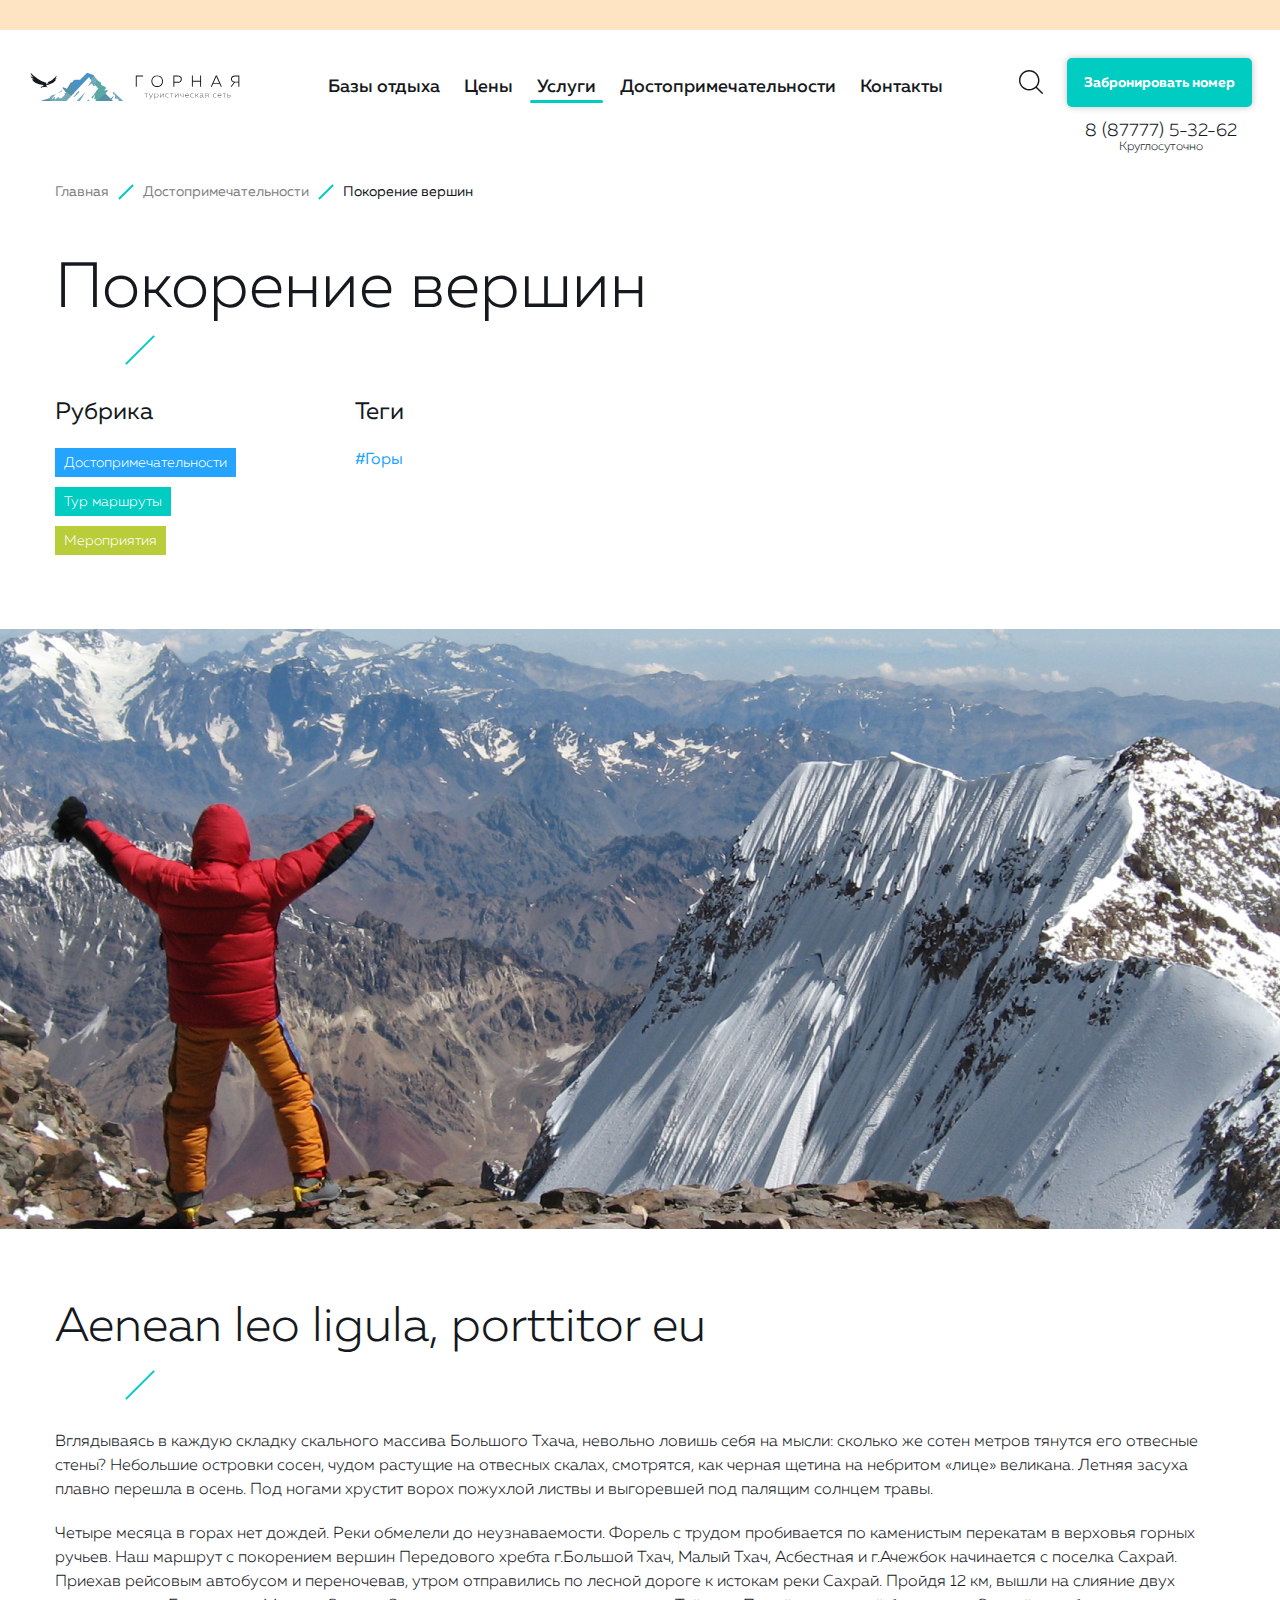
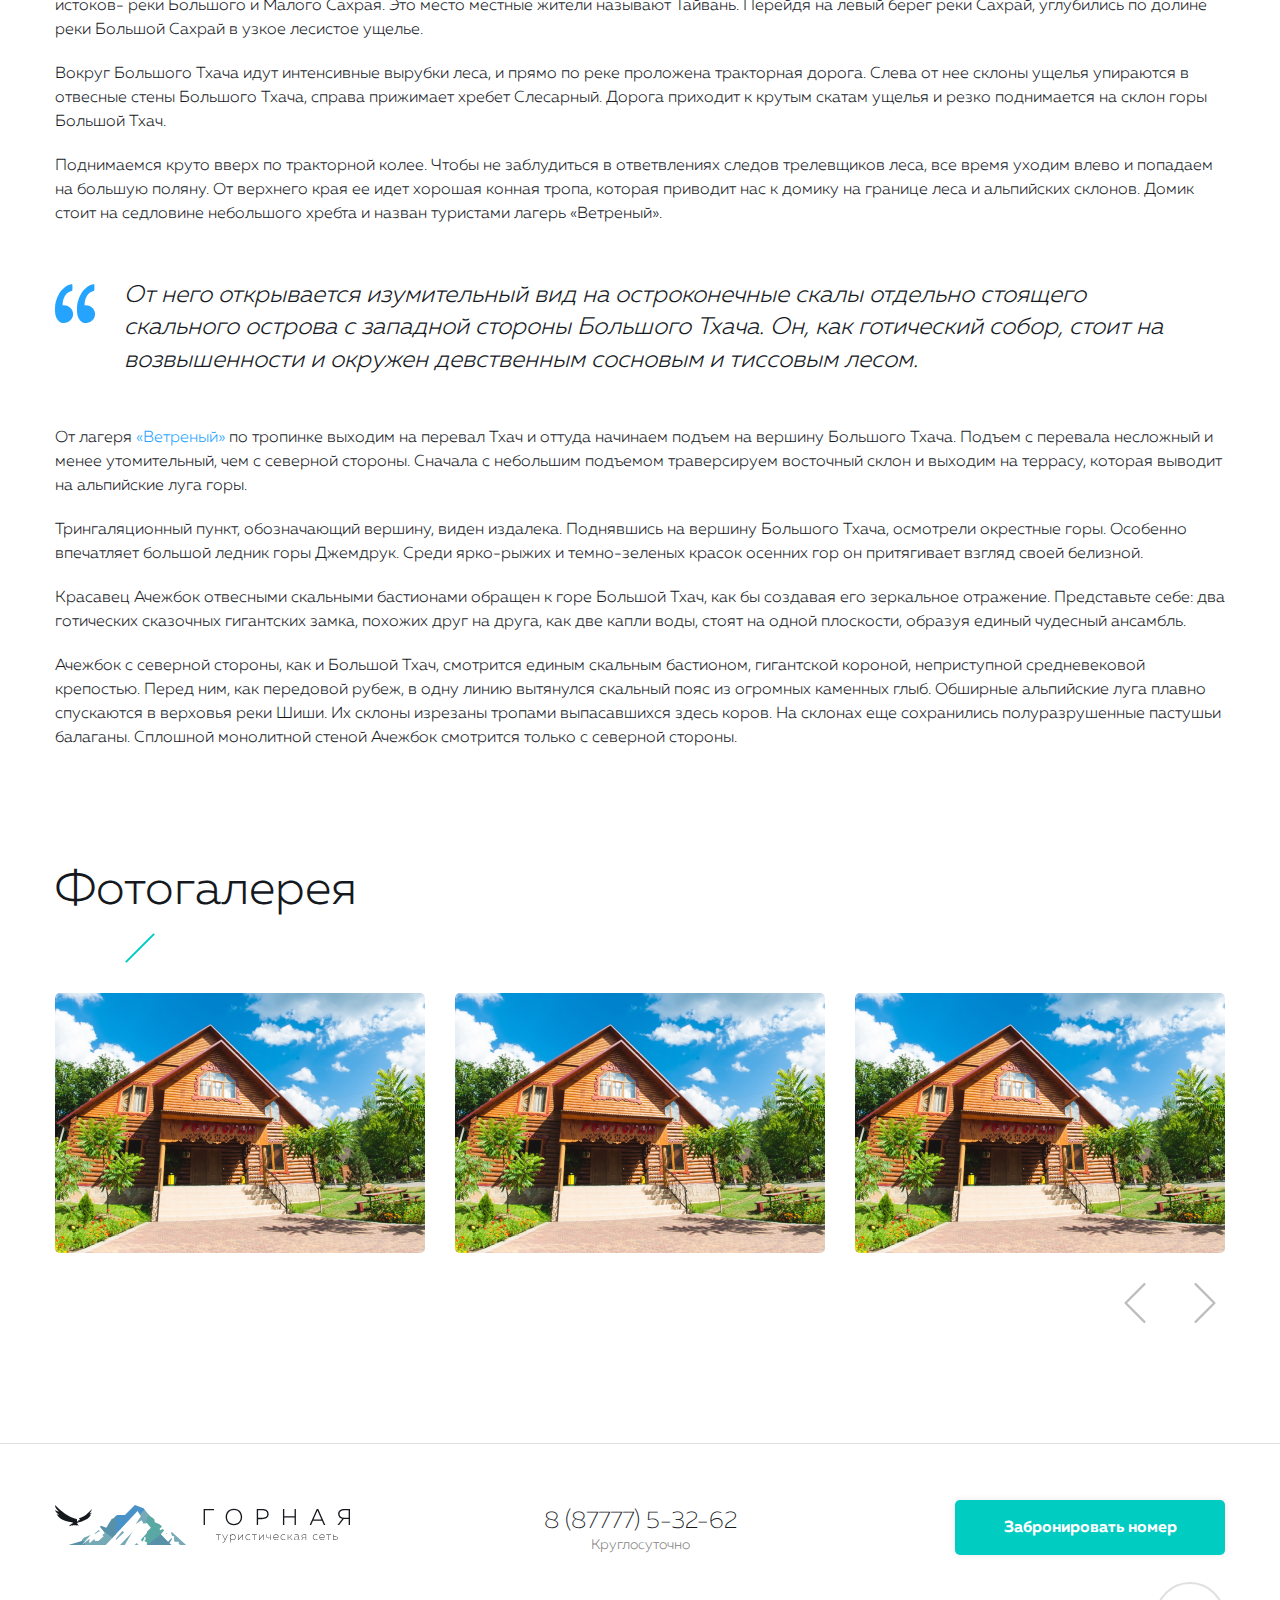
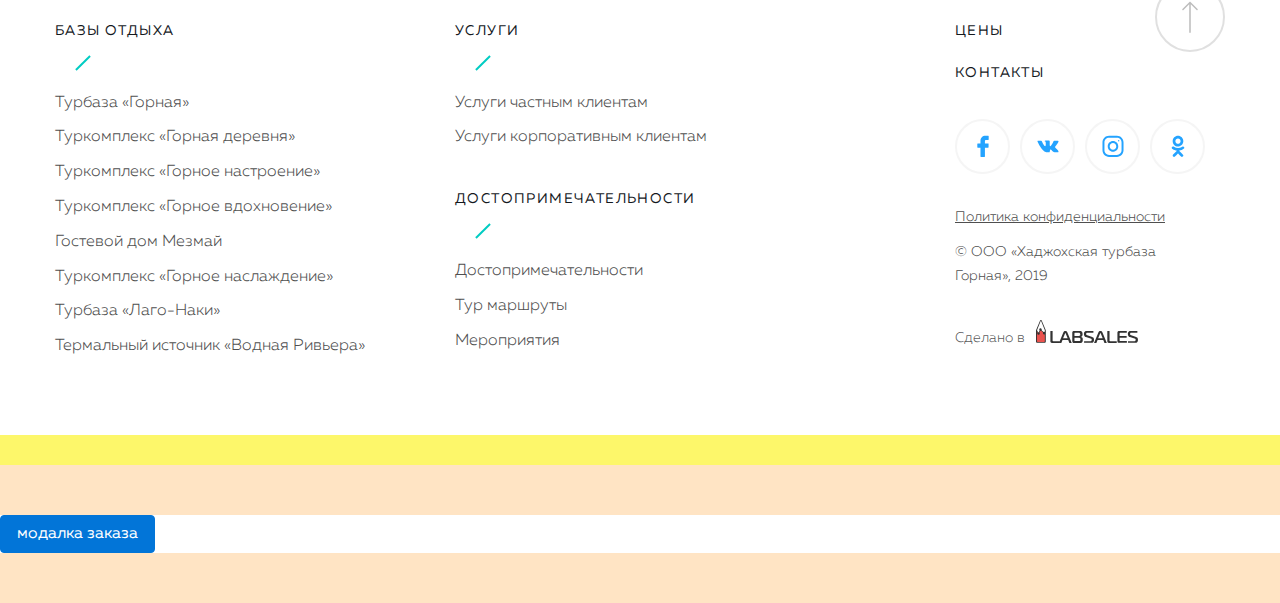
<file: attractions-item.html>
<!DOCTYPE html>
<html lang="ru" class="html-sth">
<head>
    <meta charset="UTF-8">
    <meta name="viewport" content="width=device-width, initial-scale=1, shrink-to-fit=no">
    <title>Главная</title> 
    <!-- <link rel="icon" href="img/favicon.png"> -->
	
    <link rel="stylesheet" type="text/css" href="css/bootstrap.min.css"/>
    <!-- <link rel="stylesheet" type="text/css" href="fonts/magistral/magistral.css" /> -->
    <link rel="stylesheet" type="text/css" href="css/font.css"/>
    <!-- <link rel="stylesheet" type="text/css" href="fonts/font-awesome/css/font-awesome.min.css" /> -->
    <link rel="stylesheet" type="text/css" href="swiper/swiper.min.css" />
    <!-- <link rel="stylesheet" type="text/css" href="textfield/textfield.css" /> -->
    <link rel="stylesheet" type="text/css" href="css/bootstrap-grid-float.css" />
    <link rel="stylesheet" type="text/css" href="jqueryUI/jquery-ui.css" />
    <link rel="stylesheet" type="text/css" href="fancybox/jquery.fancybox.min.css" />

    <link rel="stylesheet" type="text/css" href="css/style.css"/>
    <link rel="stylesheet" type="text/css" href="css/media.css"/>
    <link rel="stylesheet" type="text/css" href="css/dg.css"/>
    <!--[if lte IE 9]>
        <script src="js/ie9/html5shiv.min.js"></script>
        <script src="js/ie9/respond.min.js"></script>
    <![endif]-->   
</head>
<body> 

<div class="abc" style="background-color: #3300aa;background-color: #ffe4c4; height: 30px;"></div>


<div class="sm-head">
    <div class="header">
        <div class="header__container">
            <div class="header__row">
                <div class="header__col-1">
                    <div class="header__logo-wrap">
                        <a class="header__logo" href="/">
                            <img class="header__logo-img" src="img/color-logo.svg" alt="">
                        </a>
                    </div>
                </div>
                <div class="header__col-2">   
                    <div class="header__links-row">
                        <!-- <div class="header__link-wrap">
                            <a class="header__link" href="">Базы отдыха</a>
                        </div> -->
                            <div class="header__link-wrap">
                                <div class="accrd">
                                    <div class="accrd__top">
                                        <a class="header__link accrd__top-link" href="">Базы отдыха</a>
                                    </div>
                                    <div class="accrd__bottom">
                                        <div class="accrd__eff-wrap">
                                            <div class="accrd__links-bl">
                                                <div class="accrd__item">
                                                    <a class="accrd__link" href="">Турбаза «Горная»</a>
                                                </div>
                                                <div class="accrd__item">
                                                    <a class="accrd__link" href="">Туркомплекс «Горная деревня»</a>
                                                </div>
                                                <div class="accrd__item">
                                                    <a class="accrd__link" href="">Туркомплекс «Горное настроение»</a>
                                                </div>
                                                <div class="accrd__item">
                                                    <a class="accrd__link" href="">Туркомплекс «Горное вдохновение»</a>
                                                </div>
                                                <div class="accrd__item">
                                                    <a class="accrd__link active" href="">Гостевой дом Мезмай</a>
                                                </div>
                                                <div class="accrd__item">
                                                    <a class="accrd__link" href="">Туркомплекс «Горное наслаждение»</a>
                                                </div>
                                                <div class="accrd__item">
                                                    <a class="accrd__link" href="">Турбаза «Лаго-Наки»</a>
                                                </div>
                                                <div class="accrd__item">
                                                    <a class="accrd__link" href="">Термальный источник «Водная Ривьера»</a>
                                                </div>
                                            </div>
                                        </div>
                                    </div>
                                </div>
                            </div>
                        <!-- <div class="header__link-wrap">
                            <a class="header__link" href="">Базы отдыха</a>
                        </div> -->
                        <div class="header__link-wrap">
                            <a class="header__link" href="">Цены</a>
                        </div>
                        <div class="header__link-wrap">
                            <a class="header__link active" href="">Услуги</a>
                        </div>
                        <div class="header__link-wrap">
                            <a class="header__link" href="">Достопримечательности</a>
                        </div>
                        <div class="header__link-wrap">
                            <a class="header__link" href="">Контакты</a>
                        </div>
                    </div>
                </div> 
                <div class="header__col-3">
                    <div class="header__phone-bl">
                        <div class="header__phone-wrap">
                            <a class="header__phone" href="tel:8 (87777) 5-32-62">8 (87777) 5-32-62</a>
                        </div>
                        <div class="header__phone-descript">Круглосуточно</div>
                    </div>
                    <div class="header__search">
                        <a class="header__search-btn js--header-search-btn" href="">
                            <svg class="header__search-icon" width="24" height="24" viewBox="0 0 24 24" fill="#ffffff"
                                xmlns="http://www.w3.org/2000/svg">
                                <path d="M23.7898 22.8L17.9575 16.9676C19.522 15.1689 20.4692 12.8222 20.4692 10.2572C20.4692 4.61107 15.8767 0.0239258 10.2359 0.0239258C4.58983 0.0239258 0.00268555 4.61639 0.00268555 10.2572C0.00268555 15.898 4.59515 20.4904 10.2359 20.4904C12.8009 20.4904 15.1477 19.5432 16.9464 17.9787L22.7787 23.8111C22.9171 23.9494 23.1033 24.0239 23.2843 24.0239C23.4652 24.0239 23.6515 23.9547 23.7898 23.8111C24.0665 23.5343 24.0665 23.0767 23.7898 22.8ZM1.43417 10.2572C1.43417 5.40397 5.38273 1.46073 10.2306 1.46073C15.0838 1.46073 19.0271 5.40929 19.0271 10.2572C19.0271 15.1051 15.0838 19.059 10.2306 19.059C5.38273 19.059 1.43417 15.1104 1.43417 10.2572Z" />
                            </svg>
                        </a>
                    </div>
                    <div class="header__bron">
                        <a class="header__bron-btn js--hbron-btn" href="">Забронировать номер</a>
                    </div>
                    <div class="header__burger-wrap">
                        <div class="burger burger--dark js--burger">
                            <div class="burger__line burger__line-1"></div>
                            <div class="burger__line burger__line-2"></div>
                            <div class="burger__line burger__line-3"></div>
                        </div>
                    </div>
                </div>
            </div>
        </div>
        <div class="header__search-block">
            <div class="search-bl">
                <div class="container search-bl__container">
                    <div class="search-bl__effect-el">
                        <div class="search-bl__el">
                            <input class="search-bl__input" type="text" placeholder="Поиск">
                            <button class="search-bl__btn">
                                <img class="search-bl__btn-icon" src="img/search-bl-icon-01.svg" alt="">
                            </button>
                        </div>
                    </div>
                </div>
            </div>
        </div>
    </div>
    
    <div class="header-bron-block">
        <div class="hbron-form">
            <div class="hbron-form__mobile-header">
                <div class="hbron-form__title-wrap">
                    <div class="hbron-form__title">Найти номер</div>
                </div>
                <div class="hbron-form__close hbron-form__close--2">
                    <img class="hbron-form__close-icon" src="img/hbron-close-icon.svg" alt="">
                </div>
            </div>
            <form class="hbron-form__el" action="">
                <div class="hbron-form__box">
                    <div class="hbron-form__close hbron-form__close--1">
                        <img class="hbron-form__close-icon" src="img/hbron-close-icon.svg" alt="">
                    </div>
                    <div class="row hbron-form__row">

                        <div class="col-xl-12 col-lg-12 col-md-12 col-sm-12 col-12 hbron-form__col-1 hbron-form__col-desktop">
                            <div class="hbron-form__title-wrap">
                                <div class="hbron-form__title">Найти номер</div>
                            </div>
                        </div>
                        <div class="col-xl-12 col-lg-12 col-md-12 col-sm-12 col-12 hbron-form__col-1">
                            <div class="broniform__item hbron-form__item">
                                <div class="broniform__item-h">База отдыха</div>
                                <div class="broniform__item-inp">
                                    <select class="gorn-select" name="" id="">
                                        <option value="">Любая</option>
                                        <option value="">База 1</option>
                                        <option value="">База 2</option>
                                        <option value="">База 3</option>
                                    </select>
                                </div>
                            </div>
                        </div>
                        <!-- <div class="col-xl-12 col-lg-12 col-md-12 col-sm-12 col-12 hbron-form__col-1">
                            <div class="broniform__item hbron-form__item">
                                <div class="broniform__item-h">База отдыха</div>
                                <div class="broniform__item-inp">
                                    <input class="gorn-input hbron-form__input gorn-datepicker" type="text" name="" id="" placeholder="Дата">
                                </div>
                            </div>
                        </div> -->
                        <!-- <div class="col-xl-6 col-lg-6 col-md-6 col-sm-6 col-6 hbron-form__col-2">
                            <div class="broniform__item hbron-form__item">
                                <div class="broniform__item-h">Заезд</div>
                                <div class="broniform__item-inp">
                                    <select class="gorn-select" name="" id="">
                                        <option value="">14.06.2019</option>
                                        <option value="">15.06.2019</option>
                                        <option value="">16.06.2019</option>
                                    </select>
                                </div>
                            </div>
                        </div> -->
                        <div class="col-xl-6 col-lg-6 col-md-6 col-sm-6 col-6 hbron-form__col-2">
                            <div class="broniform__item hbron-form__item">
                                <div class="broniform__item-h">Заезд</div>
                                <div class="broniform__item-inp">
                                    <input class="gorn-input hbron-form__input gorn-datepicker" type="text" name="" id="" placeholder="Дата">
                                </div>
                            </div>
                        </div>
                        <!-- <div class="col-xl-6 col-lg-6 col-md-6 col-sm-6 col-6 hbron-form__col-2">
                            <div class="broniform__item hbron-form__item">
                                <div class="broniform__item-h">Выезд</div>
                                <div class="broniform__item-inp">
                                    <select class="gorn-select" name="" id="">
                                        <option value="">14.06.2019</option>
                                        <option value="">15.06.2019</option>
                                        <option value="">16.06.2019</option>
                                    </select>
                                </div>
                            </div>
                        </div> -->
                        <div class="col-xl-6 col-lg-6 col-md-6 col-sm-6 col-6 hbron-form__col-2">
                            <div class="broniform__item hbron-form__item">
                                <div class="broniform__item-h">Выезд</div>
                                <div class="broniform__item-inp">
                                    <input class="gorn-input hbron-form__input gorn-datepicker" type="text" name="" id="" placeholder="Дата">
                                </div>
                            </div>
                        </div>
                        <div class="col-xl-6 col-lg-6 col-md-6 col-sm-6 col-6 hbron-form__col-2">
                            <div class="broniform__item hbron-form__item">
                                <div class="broniform__item-h">Взрослые</div>
                                <div class="broniform__item-inp">
                                    <select class="gorn-select" name="" id="">
                                        <option value="">1</option>
                                        <option value="">2</option>
                                        <option value="">3</option>
                                    </select>
                                </div>
                            </div>
                        </div>
                        <div class="col-xl-6 col-lg-6 col-md-6 col-sm-6 col-6 hbron-form__col-2">
                            <div class="broniform__item hbron-form__item">
                                <div class="broniform__item-h">Дети</div>
                                <div class="broniform__item-inp">
                                    <select class="gorn-select" name="" id="">
                                        <option value="">1</option>
                                        <option value="">2</option>
                                        <option value="">3</option>
                                    </select>
                                </div>
                            </div>
                        </div>
                        <div class="col-xl-12 col-lg-12 col-md-12 col-sm-12 col-12 hbron-form__col-1">
                            <div class="hbron-form__btn-wrap">
                                <div class="blue-btn broniform__btn hbron-form__btn">Найти номер</div>
                            </div>
                        </div>


                    </div>

                </div>
            </form>
        </div>
    </div>
    <div class="mobile-menu">
        <div class="mobile-menu__top">
            <div class="mobile-menu__top-row">
                <div class="header__logo-wrap mobile-menu__logo-wrap">
                    <a class="header__logo" href="/">
                        <img class="header__logo-img mobile-menu__logo" src="img/color-logo.svg" alt="">
                    </a>
                </div>
                <div class="mobile-menu__close-wrap">
                    <div class="burger-close mobile-menu__close js--menu-close">
                        <div class="burger-close__line-1"></div>
                        <div class="burger-close__line-2"></div>
                    </div>
                </div>
            </div>

        </div>
        <div class="mobile-menu__center">
            <div class="mlinks">
                <div class="mlinks__item">
                    <div class="mob-accrd">
                        <div class="mob-accrd__top">
                            <div class="mob-accrd__name">Базы отдыха</div>
                        </div>
                        <div class="mob-accrd__bottom">
                            <div class="mob-accrd__effect-wrap">
                                <div class="mob-accrd__links">

                                    <div class="mob-accrd__link-wrap">
                                        <a class="mob-accrd__link" href="">Турбаза «Горная»</a>
                                    </div>
                                    <div class="mob-accrd__link-wrap">
                                        <a class="mob-accrd__link" href="">Туркомплекс «Горная деревня»</a>
                                    </div>
                                    <div class="mob-accrd__link-wrap">
                                        <a class="mob-accrd__link" href="">Туркомплекс «Горное настроение»</a>
                                    </div>
                                    <div class="mob-accrd__link-wrap">
                                        <a class="mob-accrd__link" href="">Туркомплекс «Горное вдохновение»</a>
                                    </div>
                                    <div class="mob-accrd__link-wrap">
                                        <a class="mob-accrd__link active" href="">Гостевой дом Мезмай</a>
                                    </div>
                                    <div class="mob-accrd__link-wrap">
                                        <a class="mob-accrd__link" href="">Туркомплекс «Горное наслаждение»</a>
                                    </div>
                                    <div class="mob-accrd__link-wrap">
                                        <a class="mob-accrd__link" href="">Турбаза «Лаго-Наки»</a>
                                    </div>
                                    <div class="mob-accrd__link-wrap">
                                        <a class="mob-accrd__link" href="">Термальный источник «Водная Ривьера»</a>
                                    </div>

                                </div>
                            </div>
                        </div>

                    </div>
                </div>
                <div class="mlinks__item">
                    <a class="mlinks__link" href="">Цены</a>
                </div>
                <div class="mlinks__item">
                    <a class="mlinks__link" href="">Достопримечательности</a>
                </div>
                <div class="mlinks__item">
                    <div class="mob-accrd">
                        <div class="mob-accrd__top">
                            <div class="mob-accrd__name">Услуги</div>
                        </div>
                        <div class="mob-accrd__bottom">
                            <div class="mob-accrd__effect-wrap">
                                <div class="mob-accrd__links">
    
                                    <div class="mob-accrd__link-wrap">
                                        <a class="mob-accrd__link" href="">Пункт 1</a>
                                    </div>
                                    <div class="mob-accrd__link-wrap">
                                        <a class="mob-accrd__link" href="">Пункт 2</a>
                                    </div>
                                    <div class="mob-accrd__link-wrap">
                                        <a class="mob-accrd__link" href="">Пункт 3</a>
                                    </div>
                                    <div class="mob-accrd__link-wrap">
                                        <a class="mob-accrd__link" href="">Пункт 4</a>
                                    </div>
                                    <div class="mob-accrd__link-wrap">
                                        <a class="mob-accrd__link" href="">Пункт 5</a>
                                    </div>
                                    <div class="mob-accrd__link-wrap">
                                        <a class="mob-accrd__link" href="">Пункт 6</a>
                                    </div>
                                    <div class="mob-accrd__link-wrap">
                                        <a class="mob-accrd__link" href="">Пункт 7</a>
                                    </div>
    
                                </div>
                            </div>
                        </div>
                    </div>

                </div>

                <div class="mlinks__item">
                    <a class="mlinks__link" href="">Контакты</a>
                </div>
            </div>
            <div class="m-search">
                <form class="form" action="">
                    <div class="m-search__el">
                            <input class="m-search__input" type="text" placeholder="Поиск">
                            <button class="m-search__btn">
                                <!-- <img class="m-search__btn-icon m-search__btn-icon--1" src="img/mob-search-1.svg" alt=""> -->
                                <!-- <img class="m-search__btn-icon m-search__btn-icon--2" src="img/mob-search-2.svg" alt=""> -->
                                <img class="m-search__btn-icon" src="img/mob-search-2.svg" alt="">
                            </button>
                    </div>

                </form>
            </div>
        </div>
        <div class="mobile-menu__bottom">
            <div class="mobile-menu__bottom-bl">
                <div class="mobile-menu__phone-bl">
                    <div class="footer__phone-wrap">
                        <a class="footer__phone" href="tel:8 (87777) 5-32-62">8 (87777) 5-32-62</a>
                    </div>
                    <div class="footer__phone-descript">Круглосуточно</div>
                </div>
                <div class="mobile-menu__zakaz">
                    <a class="footer__zakaz-btn mobile-menu__zakaz-btn js--hbron-btn" href="">Забронировать номер</a>
                </div>
            </div>
        </div>

    </div>


</div>

<div class="page-head page-head--ceny">
    <div class="container">
        <div class="row">
            <div class="col-xl-12 col-lg-12 col-md-12 col-sm-12 col-12">
                <div class="page-head__breadcrumbs">
                    <div class="breadcrumb bread-c">
                        <a class="breadcrumb-item" href="#">Главная</a>
                        <!-- <a class="breadcrumb-item" href="#">Базы отдыха</a> -->
                        <a class="breadcrumb-item" href="#">Достопримечательности</a>
                        <span class="breadcrumb-item active">Покорение вершин</span>
                    </div>
                </div>    
            </div>
            <div class="col-xl-12 col-lg-12 col-md-12 col-sm-12 col-12">
                <div class="page-head__title">Покорение вершин</div>
            </div>
        </div>
    </div>
</div>


<div class="uslugi-item">
    <div class="container">
        <div class="row">
            <div class="col-xl-3 col-lg-3 col-md-12 col-sm-12 col-12">
                <div class="uslugi-item__spisok-baz rubrika">
                    <div class="uslugi-item__spisok-title rubrika__title">Рубрика</div>
                    <div class="rubrika__box">
                        <div class="rubrika__item">
                            <div class="where-slide__type color-1">Достопримечательности</div>
                        </div>
                        <div class="rubrika__item">
                            <div class="where-slide__type color-2">Тур маршруты</div>
                        </div>
                        <div class="rubrika__item">
                            <div class="where-slide__type color-3">Мероприятия</div>
                        </div>

                    </div>
                    

                </div>
            </div>
            <div class="col-xl-9 col-lg-9 col-md-12 col-sm-12 col-12 offset-0">
                <div class="uslugi-item__spisok-baz uslugi-item__spisok-baz--long">
                    <div class="uslugi-item__spisok-title">Теги</div>
                    <div class="uslugi-item__spisok-row">

                        <div class="uslugi-item__spisok-col">
                            <div class="uslugi-item__link-wrap">
                                <a class="uslugi-item__link" href="">#Горы</a>
                            </div>
                        </div>



                    </div>

                </div>
            </div>
        </div>
    </div>
    <div class="uslugi-item__bg-box">
        <div class="uslugi-item__bg-mobile" style="background-image: url(img/uslugi-item-bg-mobile-002.jpg)"></div>
        <div class="uslugi-item__bg" style="background-image: url(img/uslugi-item-bg-002.jpg)"></div>
    </div>
</div>
<!-- <div class="uslugi-item"></div> -->


<div class="uslugi-opisanie">
    <div class="container">
        <div class="row">
            <div class="col-xl-10 col-lg-11 col-md-12 col-sm-12 col-12">
                <div class="std__h-wrap uslugi-opisanie__title-wrap">
                    <div class="std__h uslugi-opisanie__title">Aenean leo ligula, porttitor eu</div>
                </div>
            </div>
            <div class="col-xl-12 col-lg-12 col-md-12 col-sm-12 col-12">
                <div class="uslugi-opisanie__textarea">
                    <p>Вглядываясь в каждую складку скального массива Большого Тхача, невольно ловишь себя на мысли: сколько же сотен метров тянутся его отвесные стены? Небольшие островки сосен, чудом растущие на отвесных скалах, смотрятся, как черная щетина на небритом «лице» великана. Летняя засуха плавно перешла в осень. Под ногами хрустит ворох пожухлой листвы и выгоревшей под палящим солнцем травы.</p>
                    <p>Четыре месяца в горах нет дождей. Реки обмелели до неузнаваемости. Форель с трудом пробивается по каменистым перекатам в верховья горных ручьев. Наш маршрут с покорением вершин Передового хребта г.Большой Тхач, Малый Тхач, Асбестная и г.Ачежбок начинается с поселка Сахрай. Приехав рейсовым автобусом и переночевав, утром отправились по лесной дороге к истокам реки Сахрай. Пройдя 12 км, вышли на слияние двух истоков- реки Большого и Малого Сахрая. Это место местные жители называют Тайвань. Перейдя на левый берег реки Сахрай, углубились по долине реки Большой Сахрай в узкое лесистое ущелье.</p>
                    <p>Вокруг Большого Тхача идут интенсивные вырубки леса, и прямо по реке проложена тракторная дорога. Слева от нее склоны ущелья упираются в отвесные стены Большого Тхача, справа прижимает хребет Слесарный. Дорога приходит к крутым скатам ущелья и резко поднимается на склон горы Большой Тхач.</p>
                    <p>Поднимаемся круто вверх по тракторной колее. Чтобы не заблудиться в ответвлениях следов трелевщиков леса, все время уходим влево и попадаем на большую поляну. От верхнего края ее идет хорошая конная тропа, которая приводит нас к домику на границе леса и альпийских склонов. Домик стоит на седловине небольшого хребта и назван туристами лагерь «Ветреный».</p>

                    <blockquote>От него открывается изумительный вид на остроконечные скалы отдельно стоящего скального острова с западной стороны Большого Тхача. Он, как готический собор, стоит на возвышенности и окружен девственным сосновым и тиссовым лесом.</blockquote>


                    <p>От лагеря <a href="">«Ветреный»</a> по тропинке выходим на перевал Тхач и оттуда начинаем подъем на вершину Большого Тхача. Подъем с перевала несложный и менее утомительный, чем с северной стороны. Сначала с небольшим подъемом траверсируем восточный склон и выходим на террасу, которая выводит на альпийские луга горы.</p>
                    <p>Трингаляционный пункт, обозначающий вершину, виден издалека. Поднявшись на вершину Большого Тхача, осмотрели окрестные горы. Особенно впечатляет большой ледник горы Джемдрук. Среди ярко-рыжих и темно-зеленых красок осенних гор он притягивает взгляд своей белизной.</p>
                    <p>Красавец Ачежбок отвесными скальными бастионами обращен к горе Большой Тхач, как бы создавая его зеркальное отражение. Представьте себе: два готических сказочных гигантских замка, похожих друг на друга, как две капли воды, стоят на одной плоскости, образуя единый чудесный ансамбль.</p>
                    <p>Ачежбок с северной стороны, как и Большой Тхач, смотрится единым скальным бастионом, гигантской короной, неприступной средневековой крепостью. Перед ним, как передовой рубеж, в одну линию вытянулся скальный пояс из огромных каменных глыб. Обширные альпийские луга плавно спускаются в верховья реки Шиши. Их склоны изрезаны тропами выпасавшихся здесь коров. На склонах еще сохранились полуразрушенные пастушьи балаганы. Сплошной монолитной стеной Ачежбок смотрится только с северной стороны.</p>
                </div>
            </div>
        </div>
    </div>
</div>




<div class="opisanie-obj opisanie-obj--uslugi-all">
    <div class="container">
        <div class="row">
            <div class="col-xl-12 col-lg-12 col-md-12 col-sm-12 col-12">
                <div class="std__h-wrap seo-text__title-wrap">
                    <div class="std__h seo-text__title">Фотогалерея</div>
                </div>
            </div>
            <div class="col-xl-12 col-lg-12 col-md-12 col-sm-12 col-12">
                <div class="opisanie-obj__slider-bl">
                    <div class="opisanie-obj__slider">
                        <div class="swiper-container opisanie-obj__swiper-container js--opobj-slider">
                            <div class="swiper-wrapper">
                                <div class="swiper-slide">
                                    <div class="opisanie-obj-slide" style="background-image: url(img/opisanie-obj-01.jpg);"></div>
                                </div>
                                <div class="swiper-slide">
                                    <div class="opisanie-obj-slide" style="background-image: url(img/opisanie-obj-01.jpg);"></div>
                                </div>
                                <div class="swiper-slide">
                                    <div class="opisanie-obj-slide" style="background-image: url(img/opisanie-obj-01.jpg);"></div>
                                </div>
                                <div class="swiper-slide">
                                    <div class="opisanie-obj-slide" style="background-image: url(img/opisanie-obj-01.jpg);"></div>
                                </div>
                            </div>
                        </div>
                    </div> 
                    <div class="opisanie-obj__control">
                        <div class="opisanie-obj__arr opisanie-obj__arr-prev js--opobj-prev">
                            <img class="opisanie-obj__arr-icon" src="img/otzyvy-arr-prev.svg" alt="">
                        </div>
                        <div class="opisanie-obj__arr opisanie-obj__arr-next js--opobj-next">
                            <img class="opisanie-obj__arr-icon" src="img/otzyvy-arr-next.svg" alt="">
                        </div>
                    </div>
                </div>
            </div>
        </div>
    </div>
</div>


<div class="footer">
    <a class="footer__back-btn" href="">
        <svg class="footer__back-btn-icon" width="70" height="70" viewBox="0 0 70 70" fill="none" xmlns="http://www.w3.org/2000/svg">
            <circle class="footer__back-btn-color-1" cx="35" cy="35" r="34" transform="rotate(-180 35 35)" stroke="#E0E0E0" stroke-width="2"/>
            <path class="footer__back-btn-color-2" d="M34.9999 51.0315C35.4269 51.0315 35.7684 50.6899 35.7684 50.263L35.7684 22.3083L41.5053 28.0452C41.8081 28.3479 42.2894 28.3479 42.5921 28.0452C42.8949 27.7424 42.8949 27.2611 42.5921 26.9584L35.5433 19.9095C35.3958 19.762 35.194 19.6844 34.9999 19.6844C34.8058 19.6844 34.604 19.762 34.4565 19.9095L27.4077 26.9584C27.1049 27.2611 27.1049 27.7424 27.4077 28.0452C27.7104 28.3479 28.1917 28.3479 28.4945 28.0452L34.2314 22.3083L34.2314 50.263C34.2314 50.6899 34.5729 51.0315 34.9999 51.0315Z" fill="#BDBDBD"/>
        </svg>
    </a>
    <div class="container">
        <div class="row">
            <div class="col-xl-4 col-lg-4 col-md-6 col-sm-12 col-12 footer__col-1">
                <div class="footer__logo-wrap">
                    <a class="footer__logo-link" href="">
                        <img class="footer__logo" src="img/color-logo.svg" alt="">
                    </a>
                </div>
            </div>
            <div class="col-xl-4 col-lg-4 col-md-6 col-sm-12 col-12 footer__col-2">
                <div class="footer__phone-bl">
                    <div class="footer__phone-wrap">
                        <a class="footer__phone" href="tel:8 (87777) 5-32-62">8 (87777) 5-32-62</a>
                    </div>
                    <div class="footer__phone-descript">Круглосуточно</div>
                </div>
            </div>
            <div class="col-xl-3 offset-xl-1 col-lg-4 offset-lg-0 col-md-6 col-sm-12 col-12 offset-0 footer__col-3">
                <div class="footer__zakaz">
                    <a class="footer__zakaz-btn" href="">Забронировать номер</a>
                </div>
            </div>
            <div class="col-xl-12 col-lg-12 col-md-12 col-sm-12 col-12 footer__col-4">
                <div class="footer__hr"></div>
            </div>
            <div class="col-xl-4 col-lg-4 col-md-6 col-sm-12 col-12 footer__col-5">
                <div class="footer__pages">
                    <div class="footer__pages-h-wrap">
                        <a class="footer__pages-h" href="">Базы отдыха</a>
                    </div>
                    <div class="footer__pages-links">
                        <div class="footer__link-wrap">
                            <a class="footer__link" href="">Турбаза «Горная»</a>
                        </div>
                        <div class="footer__link-wrap">
                            <a class="footer__link" href="">Туркомплекс «Горная деревня»</a>
                        </div>
                        <div class="footer__link-wrap">
                            <a class="footer__link" href="">Туркомплекс «Горное настроение»</a>
                        </div>
                        <div class="footer__link-wrap">
                            <a class="footer__link" href="">Туркомплекс «Горное вдохновение»</a>
                        </div>
                        <div class="footer__link-wrap">
                            <a class="footer__link" href="">Гостевой дом Мезмай</a>
                        </div>
                        <div class="footer__link-wrap">
                            <a class="footer__link" href="">Туркомплекс «Горное наслаждение»</a>
                        </div>
                        <div class="footer__link-wrap">
                            <a class="footer__link" href="">Турбаза «Лаго-Наки»</a>
                        </div>
                        <div class="footer__link-wrap">
                            <a class="footer__link" href="">Термальный источник «Водная Ривьера»</a>
                        </div>
                    </div>

                </div>
            </div>
            <div class="col-xl-4 col-lg-4 col-md-6 col-sm-12 col-12 footer__col-6">

                <div class="footer__pages">
                    <div class="footer__pages-h-wrap">
                        <a class="footer__pages-h" href="">Услуги</a>
                    </div>
                    <div class="footer__pages-links">
                        <div class="footer__link-wrap">
                            <a class="footer__link" href="">Услуги частным клиентам</a>
                        </div>
                        <div class="footer__link-wrap">
                            <a class="footer__link" href="">Услуги корпоративным клиентам</a>
                        </div>
                    </div>
                </div>

                <div class="footer__pages">
                    <div class="footer__pages-h-wrap">
                        <a class="footer__pages-h" href="">Достопримечательности</a>
                    </div>
                    <div class="footer__pages-links">
                        <div class="footer__link-wrap">
                            <a class="footer__link" href="">Достопримечательности</a>
                        </div>
                        <div class="footer__link-wrap">
                            <a class="footer__link" href="">Тур маршруты</a>
                        </div>
                        <div class="footer__link-wrap">
                            <a class="footer__link" href="">Мероприятия</a>
                        </div>
                    </div>
                </div>

            </div>
            <div class="col-xl-3 offset-xl-1 col-lg-4 offset-lg-0 col-md-12 col-sm-12 col-12 offset-0 footer__col-7">
                <div class="footer__sng-links-bl">
                    <div class="footer__sng-link-wrap">
                        <a class="footer__sng-link" href="">Цены</a>
                    </div>
                    <div class="footer__sng-link-wrap">
                        <a class="footer__sng-link" href="">Контакты</a>
                    </div>
                </div>

                <div class="footer__social">
                    <div class="soc-links">
                        <div class="soc-links__item-wrap">
                            <a class="soc-links__item" href="">
                                <div class="soc-links__icon-wrap">
                                    <svg class="soc-links__icon" width="22" height="22" viewBox="0 0 23 23" fill="#24A3FF" xmlns="http://www.w3.org/2000/svg">
                                        <path d="M16.9992 0.90155L14.1463 0.896973C10.9411 0.896973 8.86983 3.02206 8.86983 6.3112V8.80752H6.00136C5.75349 8.80752 5.55276 9.00848 5.55276 9.25634V12.8732C5.55276 13.1211 5.75372 13.3218 6.00136 13.3218H8.86983V22.4484C8.86983 22.6963 9.07055 22.897 9.31842 22.897H13.061C13.3088 22.897 13.5095 22.696 13.5095 22.4484V13.3218H16.8635C17.1113 13.3218 17.312 13.1211 17.312 12.8732L17.3134 9.25634C17.3134 9.13733 17.266 9.02335 17.182 8.93913C17.098 8.8549 16.9836 8.80752 16.8646 8.80752H13.5095V6.69136C13.5095 5.67425 13.7519 5.15791 15.0769 5.15791L16.9987 5.15722C17.2464 5.15722 17.4471 4.95627 17.4471 4.70863V1.35014C17.4471 1.10273 17.2466 0.902008 16.9992 0.90155Z"/>
                                    </svg>
                                </div>
                            </a>
                        </div>
                        <div class="soc-links__item-wrap">
                            <a class="soc-links__item" href="">
                                <div class="soc-links__icon-wrap">
                                    <svg class="soc-links__icon" width="22" height="22" viewBox="0 0 23 23" fill="#24A3FF" xmlns="http://www.w3.org/2000/svg">
                                        <path fill-rule="evenodd" clip-rule="evenodd" d="M19.4344 13.5882C20.1642 14.3006 20.9344 14.971 21.5889 15.7553C21.8781 16.1039 22.1518 16.4636 22.3612 16.8681C22.6579 17.4431 22.3892 18.0758 21.8736 18.1102L18.6686 18.1087C17.8419 18.1773 17.1825 17.8445 16.628 17.2794C16.1843 16.8274 15.7734 16.3463 15.3467 15.8791C15.1717 15.6881 14.9887 15.5084 14.7699 15.3664C14.3324 15.0824 13.9526 15.1693 13.7026 15.6257C13.4479 16.0898 13.3902 16.6037 13.3652 17.121C13.3308 17.8757 13.1027 18.0741 12.3446 18.1087C10.7245 18.1851 9.18687 17.9399 7.75849 17.1226C6.49918 16.4021 5.52264 15.385 4.67267 14.2334C3.01775 11.9911 1.75042 9.52723 0.611382 6.99429C0.354995 6.42362 0.542497 6.11728 1.17215 6.10644C2.21772 6.08613 3.26315 6.08757 4.30995 6.10499C4.7349 6.11121 5.01623 6.35495 5.18031 6.75641C5.74599 8.14735 6.43817 9.4707 7.30701 10.6973C7.53839 11.0239 7.77432 11.3505 8.11029 11.5804C8.48197 11.8349 8.76496 11.7505 8.93981 11.3365C9.05076 11.0739 9.09934 10.7912 9.12435 10.51C9.20718 9.54263 9.2181 8.57693 9.07281 7.61296C8.98361 7.01135 8.64475 6.62189 8.04444 6.50804C7.73811 6.45 7.78372 6.33601 7.93204 6.16116C8.18966 5.85959 8.43195 5.67188 8.91495 5.67188H12.5371C13.1073 5.78442 13.234 6.04059 13.3121 6.61437L13.3152 10.6379C13.3089 10.86 13.4261 11.5191 13.8262 11.6662C14.1464 11.7708 14.3575 11.5146 14.5496 11.3116C15.4169 10.3912 16.0358 9.30337 16.5888 8.17698C16.8342 7.6817 17.0452 7.16734 17.2497 6.65341C17.4012 6.27204 17.6389 6.08439 18.0685 6.09271L21.5546 6.09581C21.658 6.09581 21.7626 6.09733 21.8627 6.11446C22.4501 6.21458 22.6111 6.46728 22.4297 7.04091C22.1438 7.94091 21.5876 8.69092 21.0437 9.44439C20.4623 10.2488 19.8406 11.0257 19.264 11.8349C18.7344 12.5739 18.7764 12.9464 19.4344 13.5882Z"/>
                                    </svg>
                                </div>
                            </a>
                        </div>
                        <div class="soc-links__item-wrap">
                            <a class="soc-links__item" href="">
                                <div class="soc-links__icon-wrap">
                                    <svg class="soc-links__icon" width="22" height="22" viewBox="0 0 23 23" fill="#24A3FF" xmlns="http://www.w3.org/2000/svg">
                                        <path d="M15.6245 0.896973H7.37445C3.57808 0.896973 0.499451 3.9756 0.499451 7.77197V16.022C0.499451 19.8183 3.57808 22.897 7.37445 22.897H15.6245C19.4208 22.897 22.4995 19.8183 22.4995 16.022V7.77197C22.4995 3.9756 19.4208 0.896973 15.6245 0.896973ZM20.437 16.022C20.437 18.6757 18.2782 20.8345 15.6245 20.8345H7.37445C4.7207 20.8345 2.56195 18.6757 2.56195 16.022V7.77197C2.56195 5.11822 4.7207 2.95947 7.37445 2.95947H15.6245C18.2782 2.95947 20.437 5.11822 20.437 7.77197V16.022Z"/>
                                        <path d="M11.4995 6.39697C8.46208 6.39697 5.99945 8.8596 5.99945 11.897C5.99945 14.9343 8.46208 17.397 11.4995 17.397C14.5368 17.397 16.9995 14.9343 16.9995 11.897C16.9995 8.8596 14.5368 6.39697 11.4995 6.39697ZM11.4995 15.3345C9.6047 15.3345 8.06195 13.7917 8.06195 11.897C8.06195 10.0008 9.6047 8.45947 11.4995 8.45947C13.3942 8.45947 14.937 10.0008 14.937 11.897C14.937 13.7917 13.3942 15.3345 11.4995 15.3345Z"/>
                                        <path d="M17.412 6.71745C17.8168 6.71745 18.1449 6.38933 18.1449 5.98458C18.1449 5.57983 17.8168 5.25171 17.412 5.25171C17.0073 5.25171 16.6792 5.57983 16.6792 5.98458C16.6792 6.38933 17.0073 6.71745 17.412 6.71745Z"/>
                                    </svg>
                                </div>
                            </a>
                        </div>
                        <div class="soc-links__item-wrap">
                            <a class="soc-links__item" href="">
                                <div class="soc-links__icon-wrap">
                                    <svg class="soc-links__icon" width="22" height="22" viewBox="0 0 23 23" fill="none" xmlns="http://www.w3.org/2000/svg">
                                        <path d="M10.4173 16.3932C8.71181 16.2153 7.17404 15.7953 5.85746 14.7656C5.6941 14.6375 5.52544 14.514 5.37636 14.3709C4.8001 13.8174 4.74203 13.1836 5.19802 12.5303C5.58811 11.9714 6.24294 11.8218 6.92358 12.1428C7.05537 12.205 7.18095 12.2827 7.30122 12.3661C9.75489 14.052 13.1256 14.0985 15.5885 12.4419C15.8325 12.2548 16.0933 12.1022 16.3956 12.0244C16.9834 11.8734 17.5315 12.0893 17.847 12.6036C18.2073 13.1909 18.2027 13.7642 17.7587 14.2202C17.0776 14.9193 16.2585 15.425 15.3484 15.778C14.4878 16.1116 13.5452 16.2796 12.6122 16.3911C12.753 16.5444 12.8194 16.6197 12.9074 16.7082C14.1742 17.981 15.4465 19.2485 16.7092 20.5252C17.1394 20.9602 17.2292 21.4996 16.9924 22.0056C16.7334 22.5586 16.1537 22.9224 15.5852 22.8835C15.2251 22.8586 14.9442 22.6793 14.6947 22.4279C13.7387 21.466 12.7648 20.5217 11.8281 19.5416C11.5556 19.2565 11.4245 19.3105 11.1839 19.5579C10.2222 20.548 9.24475 21.5229 8.26158 22.4922C7.82011 22.9275 7.29477 23.0058 6.7828 22.7572C6.23856 22.4934 5.89225 21.9379 5.91898 21.3796C5.93741 21.0019 6.12312 20.7134 6.38234 20.4547C7.63601 19.2029 8.88623 17.9478 10.1369 16.6939C10.2196 16.6105 10.2968 16.522 10.4173 16.3932Z" fill="#24A3FF"/>
                                        <path d="M11.4562 12.0326C8.4136 12.0222 5.91869 9.4999 5.93643 6.45247C5.95395 3.37139 8.45046 0.888469 11.523 0.896995C14.6018 0.905289 17.073 3.42393 17.0575 6.53703C17.0419 9.57824 14.5297 12.0432 11.4562 12.0326ZM14.2214 6.45984C14.2161 4.94672 13.011 3.74213 11.5009 3.74074C9.9781 3.73913 8.76221 4.96562 8.77396 6.49256C8.78525 7.99992 10.0007 9.19599 11.5149 9.19046C13.0246 9.18516 14.2264 7.97273 14.2214 6.45984Z" fill="#24A3FF"/>
                                    </svg>
                                </div>
                            </a>
                        </div>
                    </div>
                </div>
                <div class="footer__privacy-wrap">
                    <a class="footer__privacy" href="" target="_blank">Политика конфиденциальности</a>
                </div>
                <div class="footer__copyright-wrap">
                    <div class="footer__copyright">© ООО «Хаджохская турбаза Горная», 2019</div>
                </div>
                <div class="footer__created-wrap">
                    <a class="footer__created" href="">
                        <span>Сделано в</span>
                        <img src="img/copyright-dark.svg" alt="">
                    </a>
                </div>
            </div>
        </div>
    </div>
</div>

<div class="abc" style="background-color: #3300aa;background-color: #FDF76A; height: 30px;"></div>
<div class="abc" style="background-color: #3300aa;background-color: rgba(255, 228, 196, 1); height: 50px;"></div>

<button type="button" class="btn btn-primary" data-toggle="modal" data-target="#okb-modal-11">
    модалка заказа
</button>
<div class="modal gorn-modal fade" id="okb-modal-11" tabindex="-1" role="dialog" aria-labelledby="exampleModalLongTitle" aria-hidden="true" style="display: none;">
    <div class="modal-dialog gorn-modal__modal-dialog" role="document">
        <div class="modal-content gorn-modal__modal-content">
            <div class="modal-body gorn-modal__body">
                <div class="gorn-modal__close" data-dismiss="modal" aria-label="Close">
                    <img class="gorn-modal__close-img" src="img/hbron-close-icon.svg" alt="">
                </div>
                <div class="gorn-modal__box">
                    <div class="gorn-modal__h-wrap">
                        <div class="std__sm-h gorn-modal__h">Бронирование номера</div>
                    </div>
                    <form class="gorn-modal__form-el" action="">
                        <div class="row gorn-modal__row">
                            <!-- <div class="gorn-modal__col-2 gorn-modal__col-mobile-5">
                                <div class="gorn-modal__item">
                                    <div class="gorn-modal__item-h">Заезд</div>
                                    <div class="gorn-modal__item-inp">
                                        <select class="gorn-select gorn-modal--modal" name="" id="">
                                            <option value="">01.08.2019</option>
                                            <option value="">15.06.2019</option>
                                            <option value="">16.06.2019</option>
                                        </select>
                                    </div>
                                </div>
                            </div>
                            <div class="gorn-modal__col-2 gorn-modal__col-mobile-5">
                                <div class="gorn-modal__item">
                                    <div class="gorn-modal__item-h">Выезд</div>
                                    <div class="gorn-modal__item-inp">
                                        <select class="gorn-select gorn-modal--modal" name="" id="">
                                            <option value="">04.08.2019</option>
                                            <option value="">15.06.2019</option>
                                            <option value="">16.06.2019</option>
                                        </select>
                                    </div>
                                </div>
                            </div> -->
                            <div class="gorn-modal__col-2 gorn-modal__col-mobile-5">
                                <div class="gorn-modal__item">
                                    <div class="gorn-modal__item-h">Заезд</div>
                                    <div class="gorn-modal__item-inp">
                                        <!-- <select class="gorn-select gorn-modal--modal" name="" id="">
                                            <option value="">01.08.2019</option>
                                            <option value="">15.06.2019</option>
                                            <option value="">16.06.2019</option>
                                        </select> -->
                                        <input class="gorn-input gorn-modal__input gorn-datepicker" type="text" name="" id="" placeholder="Дата">
                                    </div>
                                </div>
                            </div>
                            <div class="gorn-modal__col-2 gorn-modal__col-mobile-5">
                                <div class="gorn-modal__item">
                                    <div class="gorn-modal__item-h">Выезд</div>
                                    <div class="gorn-modal__item-inp">
                                        <input class="gorn-input gorn-modal__input gorn-datepicker" type="text" name="" id="" placeholder="Дата">
                                    </div>
                                </div>
                            </div>
                            <div class="gorn-modal__col-3 gorn-modal__col-mobile-5">
                                <div class="gorn-modal__item">
                                    <div class="gorn-modal__item-h">Взрослые</div>
                                    <div class="gorn-modal__item-inp">
                                        <select class="gorn-select gorn-modal--modal" name="" id="">
                                            <option value="">2</option>
                                            <option value="">3</option>
                                            <option value="">1</option>
                                        </select>
                                    </div>
                                </div>
                            </div>
                            <div class="gorn-modal__col-3 gorn-modal__col-mobile-5">
                                <div class="gorn-modal__item">
                                    <div class="gorn-modal__item-h">Дети</div>
                                    <div class="gorn-modal__item-inp">
                                        <select class="gorn-select gorn-modal--modal" name="" id="">
                                            <option value="">0</option>
                                            <option value="">1</option>
                                            <option value="">2</option>
                                        </select>
                                    </div>
                                </div>
                            </div>
                            <div class="gorn-modal__col-4 gorn-modal__col-mobile-10">
                                <div class="gorn-modal__item">
                                    <div class="gorn-modal__item-h">База отдыха</div>
                                    <div class="gorn-modal__item-inp">
                                        <select class="gorn-select gorn-modal--modal" name="" id="">
                                            <option value="">Туркомплекс "Горная Деревня"</option>
                                            <option value="">Туркомплекс "Горная Деревня 2"</option>
                                            <option value="">Туркомплекс "Горная Деревня 3"</option>
                                        </select>
                                    </div>
                                </div>
                            </div>
                            <div class="gorn-modal__col-6 gorn-modal__col-mobile-10">
                                <div class="gorn-modal__item">
                                    <div class="gorn-modal__item-h">Номер</div>
                                    <div class="gorn-modal__item-inp">
                                        <select class="gorn-select gorn-modal--modal" name="" id="">
                                            <option value="">2-местный номер</option>
                                            <option value="">1-местный номер</option>
                                            <option value="">3-местный номер</option>
                                            <option value="">4-местный номер</option>
                                        </select>
                                    </div>
                                </div>
                            </div>
                            <div class="gorn-modal__col-10 gorn-modal__col-mobile-10">
                                <div class="gorn-modal__hr-wrap gorn-modal__hr-wrap--1">
                                    <div class="gorn-modal__hr"></div>
                                </div>
                            </div>
                            <div class="gorn-modal__col-6 gorn-modal__col-mobile-10">
                                <div class="gorn-modal__text-wrap">
                                    <div class="gorn-modal__text">Введите ваши контактные данные. Наш менеджер свяжется с вами в ближайшее время и поможет вам выбрать или забронировать номер</div>
                                </div>
                            </div>
                            <div class="gorn-modal__col-10 gorn-modal__col-mobile-10"></div>
                            <div class="gorn-modal__col-4 gorn-modal__col-mobile-10">
                                <div class="gorn-modal__item">
                                    <div class="gorn-modal__item-h">Ваше имя</div>
                                    <div class="gorn-modal__item-inp">
                                        <input class="gorn-input gorn-modal__input" type="text" name="" id="" placeholder="ФИО">
                                    </div>
                                </div>
                            </div>
                            <div class="gorn-modal__col-3 gorn-modal__col-mobile-10">
                                <div class="gorn-modal__item">
                                    <div class="gorn-modal__item-h">E-mail</div>
                                    <div class="gorn-modal__item-inp">
                                        <input class="gorn-input gorn-modal__input" type="text" name="" id="" placeholder="mail@mail.com">
                                    </div>
                                </div>
                            </div>
                            <div class="gorn-modal__col-3 gorn-modal__col-mobile-10">
                                <div class="gorn-modal__item">
                                    <div class="gorn-modal__item-h">Телефон</div>
                                    <div class="gorn-modal__item-inp">
                                        <input class="gorn-input gorn-modal__input" type="text" name="" id="" placeholder="+7">
                                    </div>
                                </div>
                            </div>
                            <div class="gorn-modal__col-10 gorn-modal__col-mobile-10">
                                <div class="gorn-modal__item">
                                    <div class="gorn-modal__item-h">Комментарий</div>
                                    <div class="gorn-modal__item-inp">
                                        <input class="gorn-input gorn-modal__input" type="text" name="" id="" placeholder="Напишите свой комментарий">
                                    </div>
                                </div>
                            </div>
                            <!-- <div class="gorn-modal__col-2"></div>
                            <div class="gorn-modal__col-3"></div>
                            <div class="gorn-modal__col-4"></div>
                            <div class="gorn-modal__col-10"></div> -->
                        </div>

                        <div class="gorn-modal__itog-wrap">
                            <div class="gorn-itog gorn-modal__itog">
                                <div class="gorn-itog__row">
                                    <div class="gorn-itog__col-1">
                                        <div class="gorn-itog__name-bl">
                                            <div class="gorn-itog__type-wrap">
                                                <div class="gorn-itog__type">2-местный номер</div>
                                            </div>
                                            <div class="gorn-itog__name-wrap">
                                                <div class="gorn-itog__name">Туркомплекс "Горная Деревня"</div>
                                            </div>
                                            <div class="gorn-itog__people-wrap">
                                                <div class="gorn-itog__people">
                                                    <div class="gorn-itog__people-item">
                                                        <img class="gorn-itog__people-icon" src="img/nomer-people-num-dark.svg" alt="">
                                                    </div>
                                                    <div class="gorn-itog__people-item">
                                                        <img class="gorn-itog__people-icon" src="img/nomer-people-num-dark.svg" alt="">
                                                    </div>
                                                </div>
                                            </div>

                                        </div>
                                    </div>
                                    <div class="gorn-itog__col-2">
                                        <div class="gorn-itog__time-bl">
                                            <div class="gorn-itog__time">01.08.2019 - 04.08.2019</div>
                                            <div class="gorn-itog__time-day">(3 ночи)</div>
                                        </div>
                                    </div>
                                    <div class="gorn-itog__col-3">
                                        <div class="gorn-itog__price-bl">
                                            <div class="gorn-itog__price-day">
                                                <div class="gorn-itog__price-num">3 000</div>
                                                <div class="gorn-itog__price-text">руб/сутки</div>
                                            </div>
                                            <div class="gorn-itog__price-period">
                                                <div class="gorn-itog__price-num">9 000</div>
                                                <div class="gorn-itog__price-text">руб/весь период</div>
                                            </div>

                                        </div>
                                    </div>
                                </div>
                            </div>
                        </div>
                        <div class="gorn-modal__privacy-wrap">
                            <div class="gorn-modal__privacy">Нажав на кнопку, я даю <a href="" target="_blank">согласие на обработку персональных данных</a></div>
                        </div>
                        <div class="gorn-modal__btn-wrap">
                            <button class="blue-btn gorn-modal__btn">Отправить</button>
                        </div>
                    </form>
                </div>
            </div>
        </div>
    </div>
</div>
<div class="abc" style="background-color: #3300aa;background-color: rgba(255, 228, 196, 1); height: 50px;"></div>
<!-- <div>Тест</div> -->


<script type="text/javascript" src="js/jquery-3.1.1.min.js"></script>
<script type="text/javascript" src="js/tether.min.js"></script>
<script type="text/javascript" src="js/bootstrap.min.js"></script>
<script type="text/javascript" src="js/modernizr-custom.js"></script>
<script type="text/javascript" src="swiper/swiper.min.js"></script>
<!-- <script type="text/javascript" src="js/min/skrollr.min.js"></script> -->
<!-- <script type="text/javascript" src="textfield/mdlComponentHandler.js"></script> -->
<!-- <script type="text/javascript" src="textfield/textfield.js"></script> -->
<!-- <script type="text/javascript" src="js/smooth-scrollbar.js"></script> -->
<script type="text/javascript" src="fancybox/jquery.fancybox.min.js"></script>


<script type="text/javascript" src="js/min/script.min.js"></script>
<script type="text/javascript" src="js/min/dg.min.js"></script>

<script type="text/javascript" src="jqueryUI/jquery-ui.js"></script>
<script type="text/javascript" src="jqueryUI/datepicker-ru.js"></script>
<script type="text/javascript">
    if ($('.gorn-datepicker').length) {
        $( ".gorn-datepicker" ).datepicker();
        $.datepicker.regional['ru'];        
    }
</script>



</body>
</html>
</file>
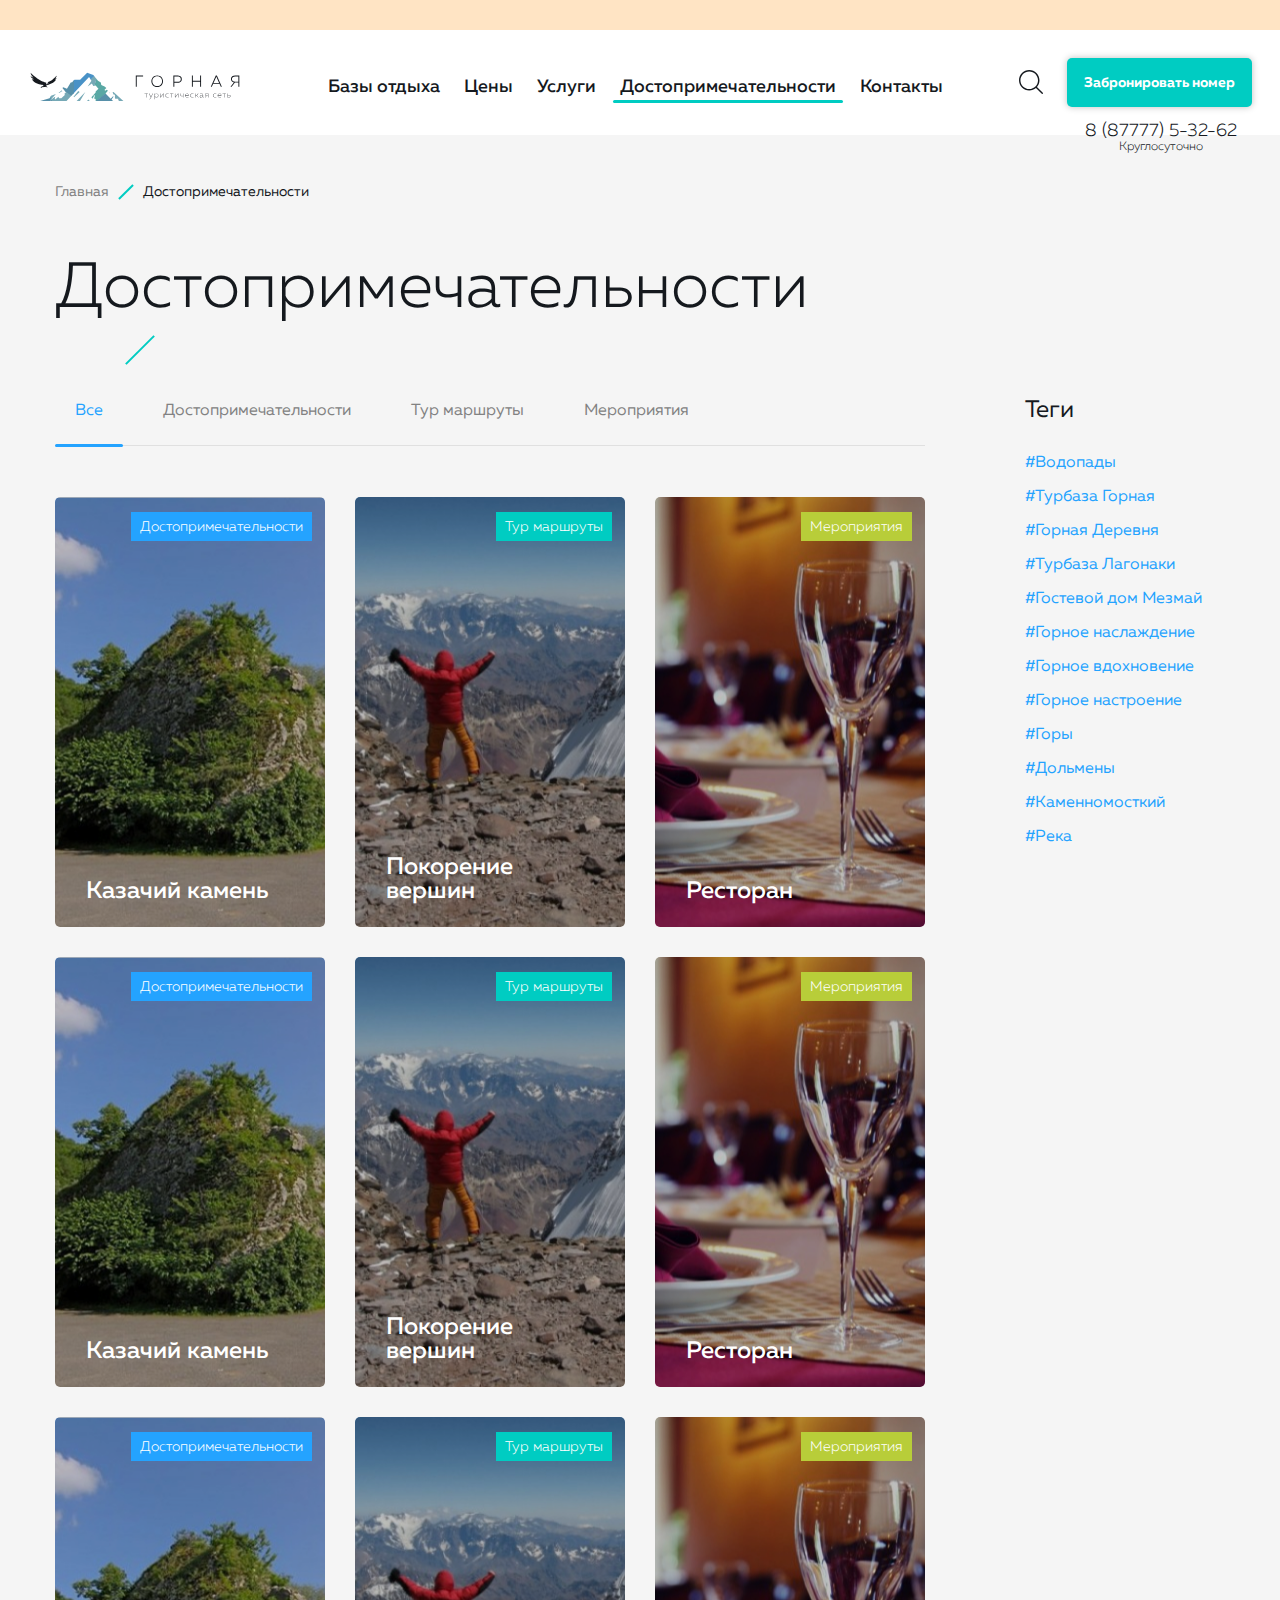
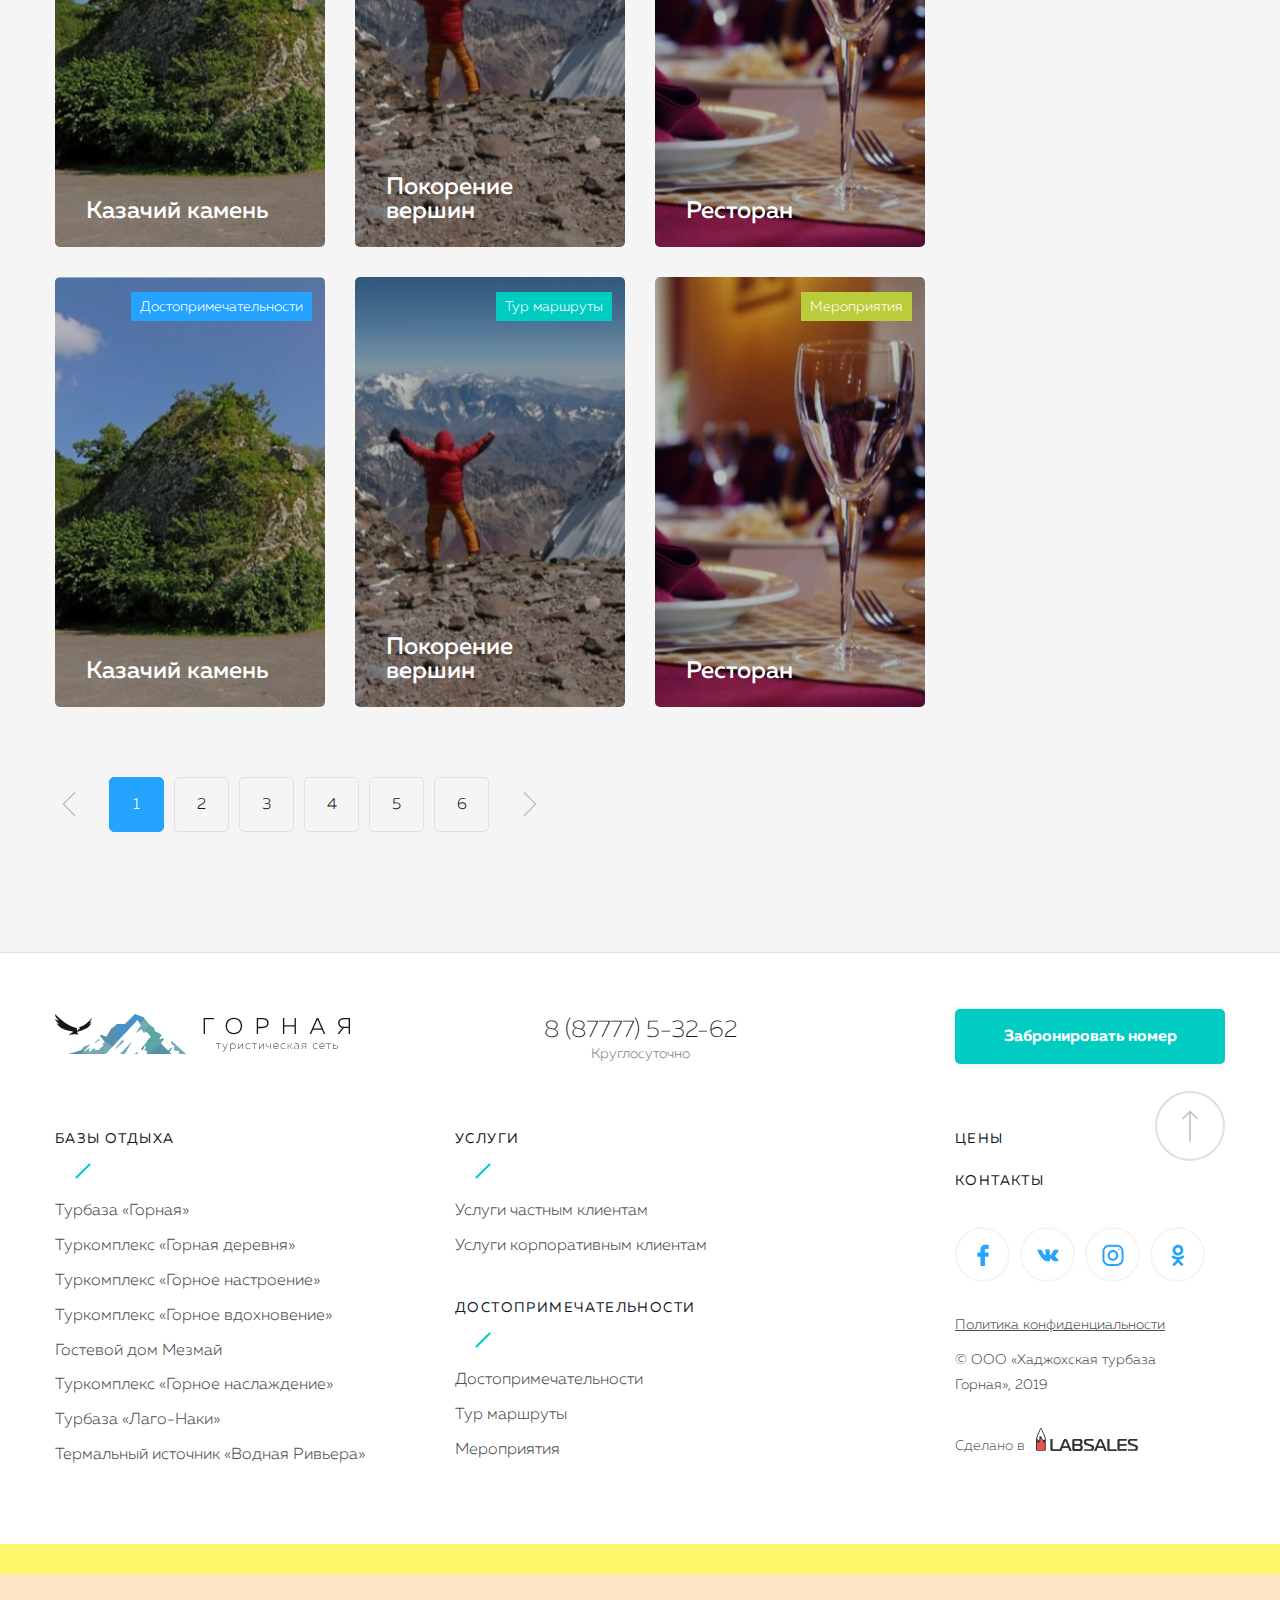
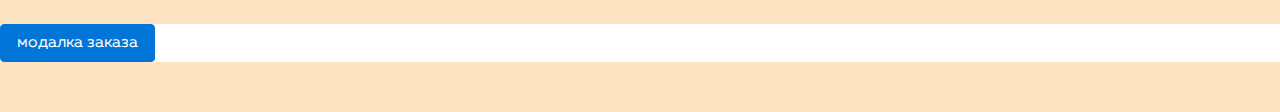
<file: attractions.html>
<!DOCTYPE html>
<html lang="ru" class="html-sth">
<head>
    <meta charset="UTF-8">
    <meta name="viewport" content="width=device-width, initial-scale=1, shrink-to-fit=no">
    <title>Главная</title> 
    <!-- <link rel="icon" href="img/favicon.png"> -->
	
    <link rel="stylesheet" type="text/css" href="css/bootstrap.min.css"/>
    <!-- <link rel="stylesheet" type="text/css" href="fonts/magistral/magistral.css" /> -->
    <link rel="stylesheet" type="text/css" href="css/font.css"/>
    <!-- <link rel="stylesheet" type="text/css" href="fonts/font-awesome/css/font-awesome.min.css" /> -->
    <link rel="stylesheet" type="text/css" href="swiper/swiper.min.css" />
    <!-- <link rel="stylesheet" type="text/css" href="textfield/textfield.css" /> -->
    <link rel="stylesheet" type="text/css" href="css/bootstrap-grid-float.css" />
        <link rel="stylesheet" type="text/css" href="jqueryUI/jquery-ui.css" />
    <link rel="stylesheet" type="text/css" href="fancybox/jquery.fancybox.min.css" />

    <link rel="stylesheet" type="text/css" href="css/style.css"/>
    <link rel="stylesheet" type="text/css" href="css/media.css"/>
    <link rel="stylesheet" type="text/css" href="css/dg.css"/>
    <!--[if lte IE 9]>
        <script src="js/ie9/html5shiv.min.js"></script>
        <script src="js/ie9/respond.min.js"></script>
    <![endif]-->   
</head>
<body> 

<div class="abc" style="background-color: #3300aa;background-color: #ffe4c4; height: 30px;"></div>


<div class="sm-head">
    <div class="header">
        <div class="header__container">
            <div class="header__row">
                <div class="header__col-1">
                    <div class="header__logo-wrap">
                        <a class="header__logo" href="/">
                            <img class="header__logo-img" src="img/color-logo.svg" alt="">
                        </a>
                    </div>
                </div>
                <div class="header__col-2">   
                    <div class="header__links-row">
                        <!-- <div class="header__link-wrap">
                            <a class="header__link" href="">Базы отдыха</a>
                        </div> -->
                            <div class="header__link-wrap">
                                <div class="accrd">
                                    <div class="accrd__top">
                                        <a class="header__link accrd__top-link" href="">Базы отдыха</a>
                                    </div>
                                    <div class="accrd__bottom">
                                        <div class="accrd__eff-wrap">
                                            <div class="accrd__links-bl">
                                                <div class="accrd__item">
                                                    <a class="accrd__link" href="">Турбаза «Горная»</a>
                                                </div>
                                                <div class="accrd__item">
                                                    <a class="accrd__link" href="">Туркомплекс «Горная деревня»</a>
                                                </div>
                                                <div class="accrd__item">
                                                    <a class="accrd__link" href="">Туркомплекс «Горное настроение»</a>
                                                </div>
                                                <div class="accrd__item">
                                                    <a class="accrd__link" href="">Туркомплекс «Горное вдохновение»</a>
                                                </div>
                                                <div class="accrd__item">
                                                    <a class="accrd__link active" href="">Гостевой дом Мезмай</a>
                                                </div>
                                                <div class="accrd__item">
                                                    <a class="accrd__link" href="">Туркомплекс «Горное наслаждение»</a>
                                                </div>
                                                <div class="accrd__item">
                                                    <a class="accrd__link" href="">Турбаза «Лаго-Наки»</a>
                                                </div>
                                                <div class="accrd__item">
                                                    <a class="accrd__link" href="">Термальный источник «Водная Ривьера»</a>
                                                </div>
                                            </div>
                                        </div>
                                    </div>
                                </div>
                            </div>
                        <!-- <div class="header__link-wrap">
                            <a class="header__link" href="">Базы отдыха</a>
                        </div> -->
                        <div class="header__link-wrap">
                            <a class="header__link" href="">Цены</a>
                        </div>
                        <div class="header__link-wrap">
                            <a class="header__link" href="">Услуги</a>
                        </div>
                        <div class="header__link-wrap">
                            <a class="header__link active" href="">Достопримечательности</a>
                        </div>
                        <div class="header__link-wrap">
                            <a class="header__link" href="">Контакты</a>
                        </div>
                    </div>
                </div>
                <div class="header__col-3">
                    <div class="header__phone-bl">
                        <div class="header__phone-wrap">
                            <a class="header__phone" href="tel:8 (87777) 5-32-62">8 (87777) 5-32-62</a>
                        </div>
                        <div class="header__phone-descript">Круглосуточно</div>
                    </div>
                    <div class="header__search">
                        <a class="header__search-btn js--header-search-btn" href="">
                            <svg class="header__search-icon" width="24" height="24" viewBox="0 0 24 24" fill="#ffffff"
                                xmlns="http://www.w3.org/2000/svg">
                                <path d="M23.7898 22.8L17.9575 16.9676C19.522 15.1689 20.4692 12.8222 20.4692 10.2572C20.4692 4.61107 15.8767 0.0239258 10.2359 0.0239258C4.58983 0.0239258 0.00268555 4.61639 0.00268555 10.2572C0.00268555 15.898 4.59515 20.4904 10.2359 20.4904C12.8009 20.4904 15.1477 19.5432 16.9464 17.9787L22.7787 23.8111C22.9171 23.9494 23.1033 24.0239 23.2843 24.0239C23.4652 24.0239 23.6515 23.9547 23.7898 23.8111C24.0665 23.5343 24.0665 23.0767 23.7898 22.8ZM1.43417 10.2572C1.43417 5.40397 5.38273 1.46073 10.2306 1.46073C15.0838 1.46073 19.0271 5.40929 19.0271 10.2572C19.0271 15.1051 15.0838 19.059 10.2306 19.059C5.38273 19.059 1.43417 15.1104 1.43417 10.2572Z" />
                            </svg>
                        </a>
                    </div>
                    <div class="header__bron">
                        <a class="header__bron-btn js--hbron-btn" href="">Забронировать номер</a>
                    </div>
                    <div class="header__burger-wrap">
                        <div class="burger burger--dark js--burger">
                            <div class="burger__line burger__line-1"></div>
                            <div class="burger__line burger__line-2"></div>
                            <div class="burger__line burger__line-3"></div>
                        </div>
                    </div>
                </div>
            </div>
        </div>
        <div class="header__search-block">
            <div class="search-bl">
                <div class="container search-bl__container">
                    <div class="search-bl__effect-el">
                        <div class="search-bl__el">
                            <input class="search-bl__input" type="text" placeholder="Поиск">
                            <button class="search-bl__btn">
                                <img class="search-bl__btn-icon" src="img/search-bl-icon-01.svg" alt="">
                            </button>
                        </div>
                    </div>
                </div>
            </div>
        </div>
    </div>
    
    
    <div class="header-bron-block">
        <div class="hbron-form">
            <div class="hbron-form__mobile-header">
                <div class="hbron-form__title-wrap">
                    <div class="hbron-form__title">Найти номер</div>
                </div>
                <div class="hbron-form__close hbron-form__close--2">
                    <img class="hbron-form__close-icon" src="img/hbron-close-icon.svg" alt="">
                </div>
            </div>
            <form class="hbron-form__el" action="">
                <div class="hbron-form__box">
                    <div class="hbron-form__close hbron-form__close--1">
                        <img class="hbron-form__close-icon" src="img/hbron-close-icon.svg" alt="">
                    </div>
                    <div class="row hbron-form__row">

                        <div class="col-xl-12 col-lg-12 col-md-12 col-sm-12 col-12 hbron-form__col-1 hbron-form__col-desktop">
                            <div class="hbron-form__title-wrap">
                                <div class="hbron-form__title">Найти номер</div>
                            </div>
                        </div>
                        <div class="col-xl-12 col-lg-12 col-md-12 col-sm-12 col-12 hbron-form__col-1">
                            <div class="broniform__item hbron-form__item">
                                <div class="broniform__item-h">База отдыха</div>
                                <div class="broniform__item-inp">
                                    <select class="gorn-select" name="" id="">
                                        <option value="">Любая</option>
                                        <option value="">База 1</option>
                                        <option value="">База 2</option>
                                        <option value="">База 3</option>
                                    </select>
                                </div>
                            </div>
                        </div>
                        <!-- <div class="col-xl-12 col-lg-12 col-md-12 col-sm-12 col-12 hbron-form__col-1">
                            <div class="broniform__item hbron-form__item">
                                <div class="broniform__item-h">База отдыха</div>
                                <div class="broniform__item-inp">
                                    <input class="gorn-input hbron-form__input gorn-datepicker" type="text" name="" id="" placeholder="Дата">
                                </div>
                            </div>
                        </div> -->
                        <!-- <div class="col-xl-6 col-lg-6 col-md-6 col-sm-6 col-6 hbron-form__col-2">
                            <div class="broniform__item hbron-form__item">
                                <div class="broniform__item-h">Заезд</div>
                                <div class="broniform__item-inp">
                                    <select class="gorn-select" name="" id="">
                                        <option value="">14.06.2019</option>
                                        <option value="">15.06.2019</option>
                                        <option value="">16.06.2019</option>
                                    </select>
                                </div>
                            </div>
                        </div> -->
                        <div class="col-xl-6 col-lg-6 col-md-6 col-sm-6 col-6 hbron-form__col-2">
                            <div class="broniform__item hbron-form__item">
                                <div class="broniform__item-h">Заезд</div>
                                <div class="broniform__item-inp">
                                    <input class="gorn-input hbron-form__input gorn-datepicker" type="text" name="" id="" placeholder="Дата">
                                </div>
                            </div>
                        </div>
                        <!-- <div class="col-xl-6 col-lg-6 col-md-6 col-sm-6 col-6 hbron-form__col-2">
                            <div class="broniform__item hbron-form__item">
                                <div class="broniform__item-h">Выезд</div>
                                <div class="broniform__item-inp">
                                    <select class="gorn-select" name="" id="">
                                        <option value="">14.06.2019</option>
                                        <option value="">15.06.2019</option>
                                        <option value="">16.06.2019</option>
                                    </select>
                                </div>
                            </div>
                        </div> -->
                        <div class="col-xl-6 col-lg-6 col-md-6 col-sm-6 col-6 hbron-form__col-2">
                            <div class="broniform__item hbron-form__item">
                                <div class="broniform__item-h">Выезд</div>
                                <div class="broniform__item-inp">
                                    <input class="gorn-input hbron-form__input gorn-datepicker" type="text" name="" id="" placeholder="Дата">
                                </div>
                            </div>
                        </div>
                        <div class="col-xl-6 col-lg-6 col-md-6 col-sm-6 col-6 hbron-form__col-2">
                            <div class="broniform__item hbron-form__item">
                                <div class="broniform__item-h">Взрослые</div>
                                <div class="broniform__item-inp">
                                    <select class="gorn-select" name="" id="">
                                        <option value="">1</option>
                                        <option value="">2</option>
                                        <option value="">3</option>
                                    </select>
                                </div>
                            </div>
                        </div>
                        <div class="col-xl-6 col-lg-6 col-md-6 col-sm-6 col-6 hbron-form__col-2">
                            <div class="broniform__item hbron-form__item">
                                <div class="broniform__item-h">Дети</div>
                                <div class="broniform__item-inp">
                                    <select class="gorn-select" name="" id="">
                                        <option value="">1</option>
                                        <option value="">2</option>
                                        <option value="">3</option>
                                    </select>
                                </div>
                            </div>
                        </div>
                        <div class="col-xl-12 col-lg-12 col-md-12 col-sm-12 col-12 hbron-form__col-1">
                            <div class="hbron-form__btn-wrap">
                                <div class="blue-btn broniform__btn hbron-form__btn">Найти номер</div>
                            </div>
                        </div>


                    </div>

                </div>
            </form>
        </div>
    </div>
    <div class="mobile-menu">
        <div class="mobile-menu__top">
            <div class="mobile-menu__top-row">
                <div class="header__logo-wrap mobile-menu__logo-wrap">
                    <a class="header__logo" href="/">
                        <img class="header__logo-img mobile-menu__logo" src="img/color-logo.svg" alt="">
                    </a>
                </div>
                <div class="mobile-menu__close-wrap">
                    <div class="burger-close mobile-menu__close js--menu-close">
                        <div class="burger-close__line-1"></div>
                        <div class="burger-close__line-2"></div>
                    </div>
                </div>
            </div>

        </div>
        <div class="mobile-menu__center">
            <div class="mlinks">
                <div class="mlinks__item">
                    <div class="mob-accrd">
                        <div class="mob-accrd__top">
                            <div class="mob-accrd__name">Базы отдыха</div>
                        </div>
                        <div class="mob-accrd__bottom">
                            <div class="mob-accrd__effect-wrap">
                                <div class="mob-accrd__links">

                                    <div class="mob-accrd__link-wrap">
                                        <a class="mob-accrd__link" href="">Турбаза «Горная»</a>
                                    </div>
                                    <div class="mob-accrd__link-wrap">
                                        <a class="mob-accrd__link" href="">Туркомплекс «Горная деревня»</a>
                                    </div>
                                    <div class="mob-accrd__link-wrap">
                                        <a class="mob-accrd__link" href="">Туркомплекс «Горное настроение»</a>
                                    </div>
                                    <div class="mob-accrd__link-wrap">
                                        <a class="mob-accrd__link" href="">Туркомплекс «Горное вдохновение»</a>
                                    </div>
                                    <div class="mob-accrd__link-wrap">
                                        <a class="mob-accrd__link active" href="">Гостевой дом Мезмай</a>
                                    </div>
                                    <div class="mob-accrd__link-wrap">
                                        <a class="mob-accrd__link" href="">Туркомплекс «Горное наслаждение»</a>
                                    </div>
                                    <div class="mob-accrd__link-wrap">
                                        <a class="mob-accrd__link" href="">Турбаза «Лаго-Наки»</a>
                                    </div>
                                    <div class="mob-accrd__link-wrap">
                                        <a class="mob-accrd__link" href="">Термальный источник «Водная Ривьера»</a>
                                    </div>

                                </div>
                            </div>
                        </div>

                    </div>
                </div>
                <div class="mlinks__item">
                    <a class="mlinks__link" href="">Цены</a>
                </div>
                <div class="mlinks__item">
                    <a class="mlinks__link" href="">Достопримечательности</a>
                </div>
                <div class="mlinks__item">
                    <div class="mob-accrd">
                        <div class="mob-accrd__top">
                            <div class="mob-accrd__name">Услуги</div>
                        </div>
                        <div class="mob-accrd__bottom">
                            <div class="mob-accrd__effect-wrap">
                                <div class="mob-accrd__links">
    
                                    <div class="mob-accrd__link-wrap">
                                        <a class="mob-accrd__link" href="">Пункт 1</a>
                                    </div>
                                    <div class="mob-accrd__link-wrap">
                                        <a class="mob-accrd__link" href="">Пункт 2</a>
                                    </div>
                                    <div class="mob-accrd__link-wrap">
                                        <a class="mob-accrd__link" href="">Пункт 3</a>
                                    </div>
                                    <div class="mob-accrd__link-wrap">
                                        <a class="mob-accrd__link" href="">Пункт 4</a>
                                    </div>
                                    <div class="mob-accrd__link-wrap">
                                        <a class="mob-accrd__link" href="">Пункт 5</a>
                                    </div>
                                    <div class="mob-accrd__link-wrap">
                                        <a class="mob-accrd__link" href="">Пункт 6</a>
                                    </div>
                                    <div class="mob-accrd__link-wrap">
                                        <a class="mob-accrd__link" href="">Пункт 7</a>
                                    </div>
    
                                </div>
                            </div>
                        </div>
                    </div>

                </div>

                <div class="mlinks__item">
                    <a class="mlinks__link" href="">Контакты</a>
                </div>
            </div>
            <div class="m-search">
                <form class="form" action="">
                    <div class="m-search__el">
                            <input class="m-search__input" type="text" placeholder="Поиск">
                            <button class="m-search__btn">
                                <!-- <img class="m-search__btn-icon m-search__btn-icon--1" src="img/mob-search-1.svg" alt=""> -->
                                <!-- <img class="m-search__btn-icon m-search__btn-icon--2" src="img/mob-search-2.svg" alt=""> -->
                                <img class="m-search__btn-icon" src="img/mob-search-2.svg" alt="">
                            </button>
                    </div>

                </form>
            </div>
        </div>
        <div class="mobile-menu__bottom">
            <div class="mobile-menu__bottom-bl">
                <div class="mobile-menu__phone-bl">
                    <div class="footer__phone-wrap">
                        <a class="footer__phone" href="tel:8 (87777) 5-32-62">8 (87777) 5-32-62</a>
                    </div>
                    <div class="footer__phone-descript">Круглосуточно</div>
                </div>
                <div class="mobile-menu__zakaz">
                    <a class="footer__zakaz-btn mobile-menu__zakaz-btn js--hbron-btn" href="">Забронировать номер</a>
                </div>
            </div>
        </div>

    </div>


</div>

<div class="page-head page-head--ceny color-gray">
    <div class="container">
        <div class="row">
            <div class="col-xl-12 col-lg-12 col-md-12 col-sm-12 col-12">
                <div class="page-head__breadcrumbs">
                    <div class="breadcrumb bread-c">
                        <a class="breadcrumb-item" href="#">Главная</a>
                        <!-- <a class="breadcrumb-item" href="#">Базы отдыха</a> -->
                        <!-- <a class="breadcrumb-item" href="#">Главная</a> -->
                        <span class="breadcrumb-item active">Достопримечательности</span>
                    </div>
                </div>    
            </div>
            <div class="col-xl-12 col-lg-12 col-md-12 col-sm-12 col-12">
                <div class="page-head__title">Достопримечательности</div>
            </div>
        </div>
    </div>
</div>


<div class="attractions">
    <div class="container">
        <div class="row">
            <div class="col-xl-9 col-lg-9 col-md-12 col-sm-12 col-12">
                <div class="gallery-filter attractions__filter">
                    <div class="gallery-filter__row">
                        <div class="gallery-filter__item">
                            <a class="gallery-filter__link active" href="">Все</a>
                        </div>
                        <div class="gallery-filter__item">
                            <a class="gallery-filter__link" href="">Достопримечательности</a>
                        </div>
                        <div class="gallery-filter__item">
                            <a class="gallery-filter__link" href="">Тур маршруты</a>
                        </div>
                        <div class="gallery-filter__item">
                            <a class="gallery-filter__link" href="">Мероприятия</a>
                        </div>

                    </div>
                </div> 
                <div class="row attractions__card-row">
 
                        <div class="col-xl-4 col-lg-4 col-md-6 col-sm-6 col-12">
                            <div class="where-slide attractions__item">
                                <a class="where-slide__card attractions__card" style="background-image: url(img/where-slide-001.jpg);" href="">
                                    <div class="where-slide__content">
                                        <div class="where-slide__type-wrap">
                                            <div class="where-slide__type color-1">Достопримечательности</div>
                                        </div>
                                        <div class="where-slide__name-wrap">
                                            <div class="where-slide__name">Казачий камень</div>
                                        </div>
                                    </div>
                                </a>
                            </div>
                        </div>
                        <div class="col-xl-4 col-lg-4 col-md-6 col-sm-6 col-12">
                            <div class="where-slide attractions__item">
                                <a class="where-slide__card attractions__card" style="background-image: url(img/where-slide-002.jpg);" href="">
                                    <div class="where-slide__content">
                                        <div class="where-slide__type-wrap">
                                            <div class="where-slide__type color-2">Тур маршруты</div>
                                        </div>
                                        <div class="where-slide__name-wrap">
                                            <div class="where-slide__name">Покорение вершин</div>
                                        </div>
                                    </div>
                                </a>
                            </div>
                        </div>
                        <div class="col-xl-4 col-lg-4 col-md-6 col-sm-6 col-12">
                            <div class="where-slide attractions__item">
                                <a class="where-slide__card attractions__card" style="background-image: url(img/where-slide-003.jpg);" href="">
                                    <div class="where-slide__content">
                                        <div class="where-slide__type-wrap">
                                            <div class="where-slide__type color-3">Мероприятия</div>
                                        </div>
                                        <div class="where-slide__name-wrap">
                                            <div class="where-slide__name">Ресторан</div>
                                        </div>
                                    </div>
                                </a>
                            </div>
                        </div>
   
                        <div class="col-xl-4 col-lg-4 col-md-6 col-sm-6 col-12">
                            <div class="where-slide attractions__item">
                                <a class="where-slide__card attractions__card" style="background-image: url(img/where-slide-001.jpg);" href="">
                                    <div class="where-slide__content">
                                        <div class="where-slide__type-wrap">
                                            <div class="where-slide__type color-1">Достопримечательности</div>
                                        </div>
                                        <div class="where-slide__name-wrap">
                                            <div class="where-slide__name">Казачий камень</div>
                                        </div>
                                    </div>
                                </a>
                            </div>
                        </div>
                        <div class="col-xl-4 col-lg-4 col-md-6 col-sm-6 col-12">
                            <div class="where-slide attractions__item">
                                <a class="where-slide__card attractions__card" style="background-image: url(img/where-slide-002.jpg);" href="">
                                    <div class="where-slide__content">
                                        <div class="where-slide__type-wrap">
                                            <div class="where-slide__type color-2">Тур маршруты</div>
                                        </div>
                                        <div class="where-slide__name-wrap">
                                            <div class="where-slide__name">Покорение вершин</div>
                                        </div>
                                    </div>
                                </a>
                            </div>
                        </div>
                        <div class="col-xl-4 col-lg-4 col-md-6 col-sm-6 col-12">
                            <div class="where-slide attractions__item">
                                <a class="where-slide__card attractions__card" style="background-image: url(img/where-slide-003.jpg);" href="">
                                    <div class="where-slide__content">
                                        <div class="where-slide__type-wrap">
                                            <div class="where-slide__type color-3">Мероприятия</div>
                                        </div>
                                        <div class="where-slide__name-wrap">
                                            <div class="where-slide__name">Ресторан</div>
                                        </div>
                                    </div>
                                </a>
                            </div>
                        </div>
   
                        <div class="col-xl-4 col-lg-4 col-md-6 col-sm-6 col-12">
                            <div class="where-slide attractions__item">
                                <a class="where-slide__card attractions__card" style="background-image: url(img/where-slide-001.jpg);" href="">
                                    <div class="where-slide__content">
                                        <div class="where-slide__type-wrap">
                                            <div class="where-slide__type color-1">Достопримечательности</div>
                                        </div>
                                        <div class="where-slide__name-wrap">
                                            <div class="where-slide__name">Казачий камень</div>
                                        </div>
                                    </div>
                                </a>
                            </div>
                        </div>
                        <div class="col-xl-4 col-lg-4 col-md-6 col-sm-6 col-12">
                            <div class="where-slide attractions__item">
                                <a class="where-slide__card attractions__card" style="background-image: url(img/where-slide-002.jpg);" href="">
                                    <div class="where-slide__content">
                                        <div class="where-slide__type-wrap">
                                            <div class="where-slide__type color-2">Тур маршруты</div>
                                        </div>
                                        <div class="where-slide__name-wrap">
                                            <div class="where-slide__name">Покорение вершин</div>
                                        </div>
                                    </div>
                                </a>
                            </div>
                        </div>
                        <div class="col-xl-4 col-lg-4 col-md-6 col-sm-6 col-12">
                            <div class="where-slide attractions__item">
                                <a class="where-slide__card attractions__card" style="background-image: url(img/where-slide-003.jpg);" href="">
                                    <div class="where-slide__content">
                                        <div class="where-slide__type-wrap">
                                            <div class="where-slide__type color-3">Мероприятия</div>
                                        </div>
                                        <div class="where-slide__name-wrap">
                                            <div class="where-slide__name">Ресторан</div>
                                        </div>
                                    </div>
                                </a>
                            </div>
                        </div>
   
                        <div class="col-xl-4 col-lg-4 col-md-6 col-sm-6 col-12">
                            <div class="where-slide attractions__item">
                                <a class="where-slide__card attractions__card" style="background-image: url(img/where-slide-001.jpg);" href="">
                                    <div class="where-slide__content">
                                        <div class="where-slide__type-wrap">
                                            <div class="where-slide__type color-1">Достопримечательности</div>
                                        </div>
                                        <div class="where-slide__name-wrap">
                                            <div class="where-slide__name">Казачий камень</div>
                                        </div>
                                    </div>
                                </a>
                            </div>
                        </div>
                        <div class="col-xl-4 col-lg-4 col-md-6 col-sm-6 col-12">
                            <div class="where-slide attractions__item">
                                <a class="where-slide__card attractions__card" style="background-image: url(img/where-slide-002.jpg);" href="">
                                    <div class="where-slide__content">
                                        <div class="where-slide__type-wrap">
                                            <div class="where-slide__type color-2">Тур маршруты</div>
                                        </div>
                                        <div class="where-slide__name-wrap">
                                            <div class="where-slide__name">Покорение вершин</div>
                                        </div>
                                    </div>
                                </a>
                            </div>
                        </div>
                        <div class="col-xl-4 col-lg-4 col-md-6 col-sm-6 col-12">
                            <div class="where-slide attractions__item">
                                <a class="where-slide__card attractions__card" style="background-image: url(img/where-slide-003.jpg);" href="">
                                    <div class="where-slide__content">
                                        <div class="where-slide__type-wrap">
                                            <div class="where-slide__type color-3">Мероприятия</div>
                                        </div>
                                        <div class="where-slide__name-wrap">
                                            <div class="where-slide__name">Ресторан</div>
                                        </div>
                                    </div>
                                </a>
                            </div>
                        </div>
   
                        
                    </div>
                    <div class="gallery__pag-wrap attractions__pag-wrap">
                        <div class="baza-pag">
                            <a class="baza-pag__prev" href="">
                                <img class="baza-pag__icon" src="img/baza-pag-prev.svg" alt="">
                            </a>
                            <a class="baza-pag__link active" href="">1</a>
                            <a class="baza-pag__link" href="">2</a>
                            <a class="baza-pag__link" href="">3</a>
                            <a class="baza-pag__link" href="">4</a>
                            <a class="baza-pag__link" href="">5</a>
                            <a class="baza-pag__link" href="">6</a>
                            <a class="baza-pag__next" href="">
                                <img class="baza-pag__icon" src="img/baza-pag-next.svg" alt="">
                            </a>

                        </div>
                    </div>
            </div>
            <div class="col-xl-3 col-lg-3 col-md-12 col-sm-12 col-12">
                <div class="attractions__tags-block">
                    <div class="uslugi-item__spisok-title attractions__tags-title">Теги</div>
                    <div class="attractions__tags-row">
                        <div class="attractions__tag-item">
                            <a class="attractions__tag-link" href="">#Водопады</a>
                        </div>
                        <div class="attractions__tag-item">
                            <a class="attractions__tag-link" href="">#Турбаза Горная</a>
                        </div>
                        <div class="attractions__tag-item">
                            <a class="attractions__tag-link" href="">#Горная Деревня</a>
                        </div>
                        <div class="attractions__tag-item">
                            <a class="attractions__tag-link" href="">#Турбаза Лагонаки</a>
                        </div>
                        <div class="attractions__tag-item">
                            <a class="attractions__tag-link" href="">#Гостевой дом Мезмай</a>
                        </div>
                        <div class="attractions__tag-item">
                            <a class="attractions__tag-link" href="">#Горное наслаждение</a>
                        </div>
                        <div class="attractions__tag-item">
                            <a class="attractions__tag-link" href="">#Горное вдохновение</a>
                        </div>
                        <div class="attractions__tag-item">
                            <a class="attractions__tag-link" href="">#Горное настроение</a>
                        </div>
                        <div class="attractions__tag-item">
                            <a class="attractions__tag-link" href="">#Горы</a>
                        </div>
                        <div class="attractions__tag-item">
                            <a class="attractions__tag-link" href="">#Дольмены</a>
                        </div>
                        <div class="attractions__tag-item">
                            <a class="attractions__tag-link" href="">#Каменномосткий</a>
                        </div>
                        <div class="attractions__tag-item">
                            <a class="attractions__tag-link" href="">#Река</a>
                        </div>
                    </div>

                </div>
            </div>
        </div>
    </div>
</div>



<div class="footer">
    <a class="footer__back-btn" href="">
        <svg class="footer__back-btn-icon" width="70" height="70" viewBox="0 0 70 70" fill="none" xmlns="http://www.w3.org/2000/svg">
            <circle class="footer__back-btn-color-1" cx="35" cy="35" r="34" transform="rotate(-180 35 35)" stroke="#E0E0E0" stroke-width="2"/>
            <path class="footer__back-btn-color-2" d="M34.9999 51.0315C35.4269 51.0315 35.7684 50.6899 35.7684 50.263L35.7684 22.3083L41.5053 28.0452C41.8081 28.3479 42.2894 28.3479 42.5921 28.0452C42.8949 27.7424 42.8949 27.2611 42.5921 26.9584L35.5433 19.9095C35.3958 19.762 35.194 19.6844 34.9999 19.6844C34.8058 19.6844 34.604 19.762 34.4565 19.9095L27.4077 26.9584C27.1049 27.2611 27.1049 27.7424 27.4077 28.0452C27.7104 28.3479 28.1917 28.3479 28.4945 28.0452L34.2314 22.3083L34.2314 50.263C34.2314 50.6899 34.5729 51.0315 34.9999 51.0315Z" fill="#BDBDBD"/>
        </svg>
    </a>
    <div class="container">
        <div class="row">
            <div class="col-xl-4 col-lg-4 col-md-6 col-sm-12 col-12 footer__col-1">
                <div class="footer__logo-wrap">
                    <a class="footer__logo-link" href="">
                        <img class="footer__logo" src="img/color-logo.svg" alt="">
                    </a>
                </div>
            </div>
            <div class="col-xl-4 col-lg-4 col-md-6 col-sm-12 col-12 footer__col-2">
                <div class="footer__phone-bl">
                    <div class="footer__phone-wrap">
                        <a class="footer__phone" href="tel:8 (87777) 5-32-62">8 (87777) 5-32-62</a>
                    </div>
                    <div class="footer__phone-descript">Круглосуточно</div>
                </div>
            </div>
            <div class="col-xl-3 offset-xl-1 col-lg-4 offset-lg-0 col-md-6 col-sm-12 col-12 offset-0 footer__col-3">
                <div class="footer__zakaz">
                    <a class="footer__zakaz-btn" href="">Забронировать номер</a>
                </div>
            </div>
            <div class="col-xl-12 col-lg-12 col-md-12 col-sm-12 col-12 footer__col-4">
                <div class="footer__hr"></div>
            </div>
            <div class="col-xl-4 col-lg-4 col-md-6 col-sm-12 col-12 footer__col-5">
                <div class="footer__pages">
                    <div class="footer__pages-h-wrap">
                        <a class="footer__pages-h" href="">Базы отдыха</a>
                    </div>
                    <div class="footer__pages-links">
                        <div class="footer__link-wrap">
                            <a class="footer__link" href="">Турбаза «Горная»</a>
                        </div>
                        <div class="footer__link-wrap">
                            <a class="footer__link" href="">Туркомплекс «Горная деревня»</a>
                        </div>
                        <div class="footer__link-wrap">
                            <a class="footer__link" href="">Туркомплекс «Горное настроение»</a>
                        </div>
                        <div class="footer__link-wrap">
                            <a class="footer__link" href="">Туркомплекс «Горное вдохновение»</a>
                        </div>
                        <div class="footer__link-wrap">
                            <a class="footer__link" href="">Гостевой дом Мезмай</a>
                        </div>
                        <div class="footer__link-wrap">
                            <a class="footer__link" href="">Туркомплекс «Горное наслаждение»</a>
                        </div>
                        <div class="footer__link-wrap">
                            <a class="footer__link" href="">Турбаза «Лаго-Наки»</a>
                        </div>
                        <div class="footer__link-wrap">
                            <a class="footer__link" href="">Термальный источник «Водная Ривьера»</a>
                        </div>
                    </div>

                </div>
            </div>
            <div class="col-xl-4 col-lg-4 col-md-6 col-sm-12 col-12 footer__col-6">

                <div class="footer__pages">
                    <div class="footer__pages-h-wrap">
                        <a class="footer__pages-h" href="">Услуги</a>
                    </div>
                    <div class="footer__pages-links">
                        <div class="footer__link-wrap">
                            <a class="footer__link" href="">Услуги частным клиентам</a>
                        </div>
                        <div class="footer__link-wrap">
                            <a class="footer__link" href="">Услуги корпоративным клиентам</a>
                        </div>
                    </div>
                </div>

                <div class="footer__pages">
                    <div class="footer__pages-h-wrap">
                        <a class="footer__pages-h" href="">Достопримечательности</a>
                    </div>
                    <div class="footer__pages-links">
                        <div class="footer__link-wrap">
                            <a class="footer__link" href="">Достопримечательности</a>
                        </div>
                        <div class="footer__link-wrap">
                            <a class="footer__link" href="">Тур маршруты</a>
                        </div>
                        <div class="footer__link-wrap">
                            <a class="footer__link" href="">Мероприятия</a>
                        </div>
                    </div>
                </div>

            </div>
            <div class="col-xl-3 offset-xl-1 col-lg-4 offset-lg-0 col-md-12 col-sm-12 col-12 offset-0 footer__col-7">
                <div class="footer__sng-links-bl">
                    <div class="footer__sng-link-wrap">
                        <a class="footer__sng-link" href="">Цены</a>
                    </div>
                    <div class="footer__sng-link-wrap">
                        <a class="footer__sng-link" href="">Контакты</a>
                    </div>
                </div>

                <div class="footer__social">
                    <div class="soc-links">
                        <div class="soc-links__item-wrap">
                            <a class="soc-links__item" href="">
                                <div class="soc-links__icon-wrap">
                                    <svg class="soc-links__icon" width="22" height="22" viewBox="0 0 23 23" fill="#24A3FF" xmlns="http://www.w3.org/2000/svg">
                                        <path d="M16.9992 0.90155L14.1463 0.896973C10.9411 0.896973 8.86983 3.02206 8.86983 6.3112V8.80752H6.00136C5.75349 8.80752 5.55276 9.00848 5.55276 9.25634V12.8732C5.55276 13.1211 5.75372 13.3218 6.00136 13.3218H8.86983V22.4484C8.86983 22.6963 9.07055 22.897 9.31842 22.897H13.061C13.3088 22.897 13.5095 22.696 13.5095 22.4484V13.3218H16.8635C17.1113 13.3218 17.312 13.1211 17.312 12.8732L17.3134 9.25634C17.3134 9.13733 17.266 9.02335 17.182 8.93913C17.098 8.8549 16.9836 8.80752 16.8646 8.80752H13.5095V6.69136C13.5095 5.67425 13.7519 5.15791 15.0769 5.15791L16.9987 5.15722C17.2464 5.15722 17.4471 4.95627 17.4471 4.70863V1.35014C17.4471 1.10273 17.2466 0.902008 16.9992 0.90155Z"/>
                                    </svg>
                                </div>
                            </a>
                        </div>
                        <div class="soc-links__item-wrap">
                            <a class="soc-links__item" href="">
                                <div class="soc-links__icon-wrap">
                                    <svg class="soc-links__icon" width="22" height="22" viewBox="0 0 23 23" fill="#24A3FF" xmlns="http://www.w3.org/2000/svg">
                                        <path fill-rule="evenodd" clip-rule="evenodd" d="M19.4344 13.5882C20.1642 14.3006 20.9344 14.971 21.5889 15.7553C21.8781 16.1039 22.1518 16.4636 22.3612 16.8681C22.6579 17.4431 22.3892 18.0758 21.8736 18.1102L18.6686 18.1087C17.8419 18.1773 17.1825 17.8445 16.628 17.2794C16.1843 16.8274 15.7734 16.3463 15.3467 15.8791C15.1717 15.6881 14.9887 15.5084 14.7699 15.3664C14.3324 15.0824 13.9526 15.1693 13.7026 15.6257C13.4479 16.0898 13.3902 16.6037 13.3652 17.121C13.3308 17.8757 13.1027 18.0741 12.3446 18.1087C10.7245 18.1851 9.18687 17.9399 7.75849 17.1226C6.49918 16.4021 5.52264 15.385 4.67267 14.2334C3.01775 11.9911 1.75042 9.52723 0.611382 6.99429C0.354995 6.42362 0.542497 6.11728 1.17215 6.10644C2.21772 6.08613 3.26315 6.08757 4.30995 6.10499C4.7349 6.11121 5.01623 6.35495 5.18031 6.75641C5.74599 8.14735 6.43817 9.4707 7.30701 10.6973C7.53839 11.0239 7.77432 11.3505 8.11029 11.5804C8.48197 11.8349 8.76496 11.7505 8.93981 11.3365C9.05076 11.0739 9.09934 10.7912 9.12435 10.51C9.20718 9.54263 9.2181 8.57693 9.07281 7.61296C8.98361 7.01135 8.64475 6.62189 8.04444 6.50804C7.73811 6.45 7.78372 6.33601 7.93204 6.16116C8.18966 5.85959 8.43195 5.67188 8.91495 5.67188H12.5371C13.1073 5.78442 13.234 6.04059 13.3121 6.61437L13.3152 10.6379C13.3089 10.86 13.4261 11.5191 13.8262 11.6662C14.1464 11.7708 14.3575 11.5146 14.5496 11.3116C15.4169 10.3912 16.0358 9.30337 16.5888 8.17698C16.8342 7.6817 17.0452 7.16734 17.2497 6.65341C17.4012 6.27204 17.6389 6.08439 18.0685 6.09271L21.5546 6.09581C21.658 6.09581 21.7626 6.09733 21.8627 6.11446C22.4501 6.21458 22.6111 6.46728 22.4297 7.04091C22.1438 7.94091 21.5876 8.69092 21.0437 9.44439C20.4623 10.2488 19.8406 11.0257 19.264 11.8349C18.7344 12.5739 18.7764 12.9464 19.4344 13.5882Z"/>
                                    </svg>
                                </div>
                            </a>
                        </div>
                        <div class="soc-links__item-wrap">
                            <a class="soc-links__item" href="">
                                <div class="soc-links__icon-wrap">
                                    <svg class="soc-links__icon" width="22" height="22" viewBox="0 0 23 23" fill="#24A3FF" xmlns="http://www.w3.org/2000/svg">
                                        <path d="M15.6245 0.896973H7.37445C3.57808 0.896973 0.499451 3.9756 0.499451 7.77197V16.022C0.499451 19.8183 3.57808 22.897 7.37445 22.897H15.6245C19.4208 22.897 22.4995 19.8183 22.4995 16.022V7.77197C22.4995 3.9756 19.4208 0.896973 15.6245 0.896973ZM20.437 16.022C20.437 18.6757 18.2782 20.8345 15.6245 20.8345H7.37445C4.7207 20.8345 2.56195 18.6757 2.56195 16.022V7.77197C2.56195 5.11822 4.7207 2.95947 7.37445 2.95947H15.6245C18.2782 2.95947 20.437 5.11822 20.437 7.77197V16.022Z"/>
                                        <path d="M11.4995 6.39697C8.46208 6.39697 5.99945 8.8596 5.99945 11.897C5.99945 14.9343 8.46208 17.397 11.4995 17.397C14.5368 17.397 16.9995 14.9343 16.9995 11.897C16.9995 8.8596 14.5368 6.39697 11.4995 6.39697ZM11.4995 15.3345C9.6047 15.3345 8.06195 13.7917 8.06195 11.897C8.06195 10.0008 9.6047 8.45947 11.4995 8.45947C13.3942 8.45947 14.937 10.0008 14.937 11.897C14.937 13.7917 13.3942 15.3345 11.4995 15.3345Z"/>
                                        <path d="M17.412 6.71745C17.8168 6.71745 18.1449 6.38933 18.1449 5.98458C18.1449 5.57983 17.8168 5.25171 17.412 5.25171C17.0073 5.25171 16.6792 5.57983 16.6792 5.98458C16.6792 6.38933 17.0073 6.71745 17.412 6.71745Z"/>
                                    </svg>
                                </div>
                            </a>
                        </div>
                        <div class="soc-links__item-wrap">
                            <a class="soc-links__item" href="">
                                <div class="soc-links__icon-wrap">
                                    <svg class="soc-links__icon" width="22" height="22" viewBox="0 0 23 23" fill="none" xmlns="http://www.w3.org/2000/svg">
                                        <path d="M10.4173 16.3932C8.71181 16.2153 7.17404 15.7953 5.85746 14.7656C5.6941 14.6375 5.52544 14.514 5.37636 14.3709C4.8001 13.8174 4.74203 13.1836 5.19802 12.5303C5.58811 11.9714 6.24294 11.8218 6.92358 12.1428C7.05537 12.205 7.18095 12.2827 7.30122 12.3661C9.75489 14.052 13.1256 14.0985 15.5885 12.4419C15.8325 12.2548 16.0933 12.1022 16.3956 12.0244C16.9834 11.8734 17.5315 12.0893 17.847 12.6036C18.2073 13.1909 18.2027 13.7642 17.7587 14.2202C17.0776 14.9193 16.2585 15.425 15.3484 15.778C14.4878 16.1116 13.5452 16.2796 12.6122 16.3911C12.753 16.5444 12.8194 16.6197 12.9074 16.7082C14.1742 17.981 15.4465 19.2485 16.7092 20.5252C17.1394 20.9602 17.2292 21.4996 16.9924 22.0056C16.7334 22.5586 16.1537 22.9224 15.5852 22.8835C15.2251 22.8586 14.9442 22.6793 14.6947 22.4279C13.7387 21.466 12.7648 20.5217 11.8281 19.5416C11.5556 19.2565 11.4245 19.3105 11.1839 19.5579C10.2222 20.548 9.24475 21.5229 8.26158 22.4922C7.82011 22.9275 7.29477 23.0058 6.7828 22.7572C6.23856 22.4934 5.89225 21.9379 5.91898 21.3796C5.93741 21.0019 6.12312 20.7134 6.38234 20.4547C7.63601 19.2029 8.88623 17.9478 10.1369 16.6939C10.2196 16.6105 10.2968 16.522 10.4173 16.3932Z" fill="#24A3FF"/>
                                        <path d="M11.4562 12.0326C8.4136 12.0222 5.91869 9.4999 5.93643 6.45247C5.95395 3.37139 8.45046 0.888469 11.523 0.896995C14.6018 0.905289 17.073 3.42393 17.0575 6.53703C17.0419 9.57824 14.5297 12.0432 11.4562 12.0326ZM14.2214 6.45984C14.2161 4.94672 13.011 3.74213 11.5009 3.74074C9.9781 3.73913 8.76221 4.96562 8.77396 6.49256C8.78525 7.99992 10.0007 9.19599 11.5149 9.19046C13.0246 9.18516 14.2264 7.97273 14.2214 6.45984Z" fill="#24A3FF"/>
                                    </svg>
                                </div>
                            </a>
                        </div>
                    </div>
                </div>
                <div class="footer__privacy-wrap">
                    <a class="footer__privacy" href="" target="_blank">Политика конфиденциальности</a>
                </div>
                <div class="footer__copyright-wrap">
                    <div class="footer__copyright">© ООО «Хаджохская турбаза Горная», 2019</div>
                </div>
                <div class="footer__created-wrap">
                    <a class="footer__created" href="">
                        <span>Сделано в</span>
                        <img src="img/copyright-dark.svg" alt="">
                    </a>
                </div>
            </div>
        </div>
    </div>
</div>

<div class="abc" style="background-color: #3300aa;background-color: #FDF76A; height: 30px;"></div>
<div class="abc" style="background-color: #3300aa;background-color: rgba(255, 228, 196, 1); height: 50px;"></div>

<button type="button" class="btn btn-primary" data-toggle="modal" data-target="#okb-modal-11">
    модалка заказа
</button>

<div class="modal gorn-modal fade" id="okb-modal-11" tabindex="-1" role="dialog" aria-labelledby="exampleModalLongTitle" aria-hidden="true" style="display: none;">
    <div class="modal-dialog gorn-modal__modal-dialog" role="document">
        <div class="modal-content gorn-modal__modal-content">
            <div class="modal-body gorn-modal__body">
                <div class="gorn-modal__close" data-dismiss="modal" aria-label="Close">
                    <img class="gorn-modal__close-img" src="img/hbron-close-icon.svg" alt="">
                </div>
                <div class="gorn-modal__box">
                    <div class="gorn-modal__h-wrap">
                        <div class="std__sm-h gorn-modal__h">Бронирование номера</div>
                    </div>
                    <form class="gorn-modal__form-el" action="">
                        <div class="row gorn-modal__row">
                            <!-- <div class="gorn-modal__col-2 gorn-modal__col-mobile-5">
                                <div class="gorn-modal__item">
                                    <div class="gorn-modal__item-h">Заезд</div>
                                    <div class="gorn-modal__item-inp">
                                        <select class="gorn-select gorn-modal--modal" name="" id="">
                                            <option value="">01.08.2019</option>
                                            <option value="">15.06.2019</option>
                                            <option value="">16.06.2019</option>
                                        </select>
                                    </div>
                                </div>
                            </div>
                            <div class="gorn-modal__col-2 gorn-modal__col-mobile-5">
                                <div class="gorn-modal__item">
                                    <div class="gorn-modal__item-h">Выезд</div>
                                    <div class="gorn-modal__item-inp">
                                        <select class="gorn-select gorn-modal--modal" name="" id="">
                                            <option value="">04.08.2019</option>
                                            <option value="">15.06.2019</option>
                                            <option value="">16.06.2019</option>
                                        </select>
                                    </div>
                                </div>
                            </div> -->
                            <div class="gorn-modal__col-2 gorn-modal__col-mobile-5">
                                <div class="gorn-modal__item">
                                    <div class="gorn-modal__item-h">Заезд</div>
                                    <div class="gorn-modal__item-inp">
                                        <!-- <select class="gorn-select gorn-modal--modal" name="" id="">
                                            <option value="">01.08.2019</option>
                                            <option value="">15.06.2019</option>
                                            <option value="">16.06.2019</option>
                                        </select> -->
                                        <input class="gorn-input gorn-modal__input gorn-datepicker" type="text" name="" id="" placeholder="Дата">
                                    </div>
                                </div>
                            </div>
                            <div class="gorn-modal__col-2 gorn-modal__col-mobile-5">
                                <div class="gorn-modal__item">
                                    <div class="gorn-modal__item-h">Выезд</div>
                                    <div class="gorn-modal__item-inp">
                                        <input class="gorn-input gorn-modal__input gorn-datepicker" type="text" name="" id="" placeholder="Дата">
                                    </div>
                                </div>
                            </div>
                            <div class="gorn-modal__col-3 gorn-modal__col-mobile-5">
                                <div class="gorn-modal__item">
                                    <div class="gorn-modal__item-h">Взрослые</div>
                                    <div class="gorn-modal__item-inp">
                                        <select class="gorn-select gorn-modal--modal" name="" id="">
                                            <option value="">2</option>
                                            <option value="">3</option>
                                            <option value="">1</option>
                                        </select>
                                    </div>
                                </div>
                            </div>
                            <div class="gorn-modal__col-3 gorn-modal__col-mobile-5">
                                <div class="gorn-modal__item">
                                    <div class="gorn-modal__item-h">Дети</div>
                                    <div class="gorn-modal__item-inp">
                                        <select class="gorn-select gorn-modal--modal" name="" id="">
                                            <option value="">0</option>
                                            <option value="">1</option>
                                            <option value="">2</option>
                                        </select>
                                    </div>
                                </div>
                            </div>
                            <div class="gorn-modal__col-4 gorn-modal__col-mobile-10">
                                <div class="gorn-modal__item">
                                    <div class="gorn-modal__item-h">База отдыха</div>
                                    <div class="gorn-modal__item-inp">
                                        <select class="gorn-select gorn-modal--modal" name="" id="">
                                            <option value="">Туркомплекс "Горная Деревня"</option>
                                            <option value="">Туркомплекс "Горная Деревня 2"</option>
                                            <option value="">Туркомплекс "Горная Деревня 3"</option>
                                        </select>
                                    </div>
                                </div>
                            </div>
                            <div class="gorn-modal__col-6 gorn-modal__col-mobile-10">
                                <div class="gorn-modal__item">
                                    <div class="gorn-modal__item-h">Номер</div>
                                    <div class="gorn-modal__item-inp">
                                        <select class="gorn-select gorn-modal--modal" name="" id="">
                                            <option value="">2-местный номер</option>
                                            <option value="">1-местный номер</option>
                                            <option value="">3-местный номер</option>
                                            <option value="">4-местный номер</option>
                                        </select>
                                    </div>
                                </div>
                            </div>
                            <div class="gorn-modal__col-10 gorn-modal__col-mobile-10">
                                <div class="gorn-modal__hr-wrap gorn-modal__hr-wrap--1">
                                    <div class="gorn-modal__hr"></div>
                                </div>
                            </div>
                            <div class="gorn-modal__col-6 gorn-modal__col-mobile-10">
                                <div class="gorn-modal__text-wrap">
                                    <div class="gorn-modal__text">Введите ваши контактные данные. Наш менеджер свяжется с вами в ближайшее время и поможет вам выбрать или забронировать номер</div>
                                </div>
                            </div>
                            <div class="gorn-modal__col-10 gorn-modal__col-mobile-10"></div>
                            <div class="gorn-modal__col-4 gorn-modal__col-mobile-10">
                                <div class="gorn-modal__item">
                                    <div class="gorn-modal__item-h">Ваше имя</div>
                                    <div class="gorn-modal__item-inp">
                                        <input class="gorn-input gorn-modal__input" type="text" name="" id="" placeholder="ФИО">
                                    </div>
                                </div>
                            </div>
                            <div class="gorn-modal__col-3 gorn-modal__col-mobile-10">
                                <div class="gorn-modal__item">
                                    <div class="gorn-modal__item-h">E-mail</div>
                                    <div class="gorn-modal__item-inp">
                                        <input class="gorn-input gorn-modal__input" type="text" name="" id="" placeholder="mail@mail.com">
                                    </div>
                                </div>
                            </div>
                            <div class="gorn-modal__col-3 gorn-modal__col-mobile-10">
                                <div class="gorn-modal__item">
                                    <div class="gorn-modal__item-h">Телефон</div>
                                    <div class="gorn-modal__item-inp">
                                        <input class="gorn-input gorn-modal__input" type="text" name="" id="" placeholder="+7">
                                    </div>
                                </div>
                            </div>
                            <div class="gorn-modal__col-10 gorn-modal__col-mobile-10">
                                <div class="gorn-modal__item">
                                    <div class="gorn-modal__item-h">Комментарий</div>
                                    <div class="gorn-modal__item-inp">
                                        <input class="gorn-input gorn-modal__input" type="text" name="" id="" placeholder="Напишите свой комментарий">
                                    </div>
                                </div>
                            </div>
                            <!-- <div class="gorn-modal__col-2"></div>
                            <div class="gorn-modal__col-3"></div>
                            <div class="gorn-modal__col-4"></div>
                            <div class="gorn-modal__col-10"></div> -->
                        </div>

                        <div class="gorn-modal__itog-wrap">
                            <div class="gorn-itog gorn-modal__itog">
                                <div class="gorn-itog__row">
                                    <div class="gorn-itog__col-1">
                                        <div class="gorn-itog__name-bl">
                                            <div class="gorn-itog__type-wrap">
                                                <div class="gorn-itog__type">2-местный номер</div>
                                            </div>
                                            <div class="gorn-itog__name-wrap">
                                                <div class="gorn-itog__name">Туркомплекс "Горная Деревня"</div>
                                            </div>
                                            <div class="gorn-itog__people-wrap">
                                                <div class="gorn-itog__people">
                                                    <div class="gorn-itog__people-item">
                                                        <img class="gorn-itog__people-icon" src="img/nomer-people-num-dark.svg" alt="">
                                                    </div>
                                                    <div class="gorn-itog__people-item">
                                                        <img class="gorn-itog__people-icon" src="img/nomer-people-num-dark.svg" alt="">
                                                    </div>
                                                </div>
                                            </div>

                                        </div>
                                    </div>
                                    <div class="gorn-itog__col-2">
                                        <div class="gorn-itog__time-bl">
                                            <div class="gorn-itog__time">01.08.2019 - 04.08.2019</div>
                                            <div class="gorn-itog__time-day">(3 ночи)</div>
                                        </div>
                                    </div>
                                    <div class="gorn-itog__col-3">
                                        <div class="gorn-itog__price-bl">
                                            <div class="gorn-itog__price-day">
                                                <div class="gorn-itog__price-num">3 000</div>
                                                <div class="gorn-itog__price-text">руб/сутки</div>
                                            </div>
                                            <div class="gorn-itog__price-period">
                                                <div class="gorn-itog__price-num">9 000</div>
                                                <div class="gorn-itog__price-text">руб/весь период</div>
                                            </div>

                                        </div>
                                    </div>
                                </div>
                            </div>
                        </div>
                        <div class="gorn-modal__privacy-wrap">
                            <div class="gorn-modal__privacy">Нажав на кнопку, я даю <a href="" target="_blank">согласие на обработку персональных данных</a></div>
                        </div>
                        <div class="gorn-modal__btn-wrap">
                            <button class="blue-btn gorn-modal__btn">Отправить</button>
                        </div>
                    </form>
                </div>
            </div>
        </div>
    </div>
</div>

<div class="abc" style="background-color: #3300aa;background-color: rgba(255, 228, 196, 1); height: 50px;"></div>
<!-- <div>Тест</div> -->


<script type="text/javascript" src="js/jquery-3.1.1.min.js"></script>
<script type="text/javascript" src="js/tether.min.js"></script>
<script type="text/javascript" src="js/bootstrap.min.js"></script>
<script type="text/javascript" src="js/modernizr-custom.js"></script>
<script type="text/javascript" src="swiper/swiper.min.js"></script>
<!-- <script type="text/javascript" src="js/min/skrollr.min.js"></script> -->
<!-- <script type="text/javascript" src="textfield/mdlComponentHandler.js"></script> -->
<!-- <script type="text/javascript" src="textfield/textfield.js"></script> -->
<!-- <script type="text/javascript" src="js/smooth-scrollbar.js"></script> -->
<script type="text/javascript" src="fancybox/jquery.fancybox.min.js"></script>


<script type="text/javascript" src="js/min/script.min.js"></script>
<script type="text/javascript" src="js/min/dg.min.js"></script>

<script type="text/javascript" src="jqueryUI/jquery-ui.js"></script>
<script type="text/javascript" src="jqueryUI/datepicker-ru.js"></script>
<script type="text/javascript">
    if ($('.gorn-datepicker').length) {
        $(".gorn-datepicker").datepicker();
        $.datepicker.regional['ru'];
    }
</script>

</body>
</html>
</file>
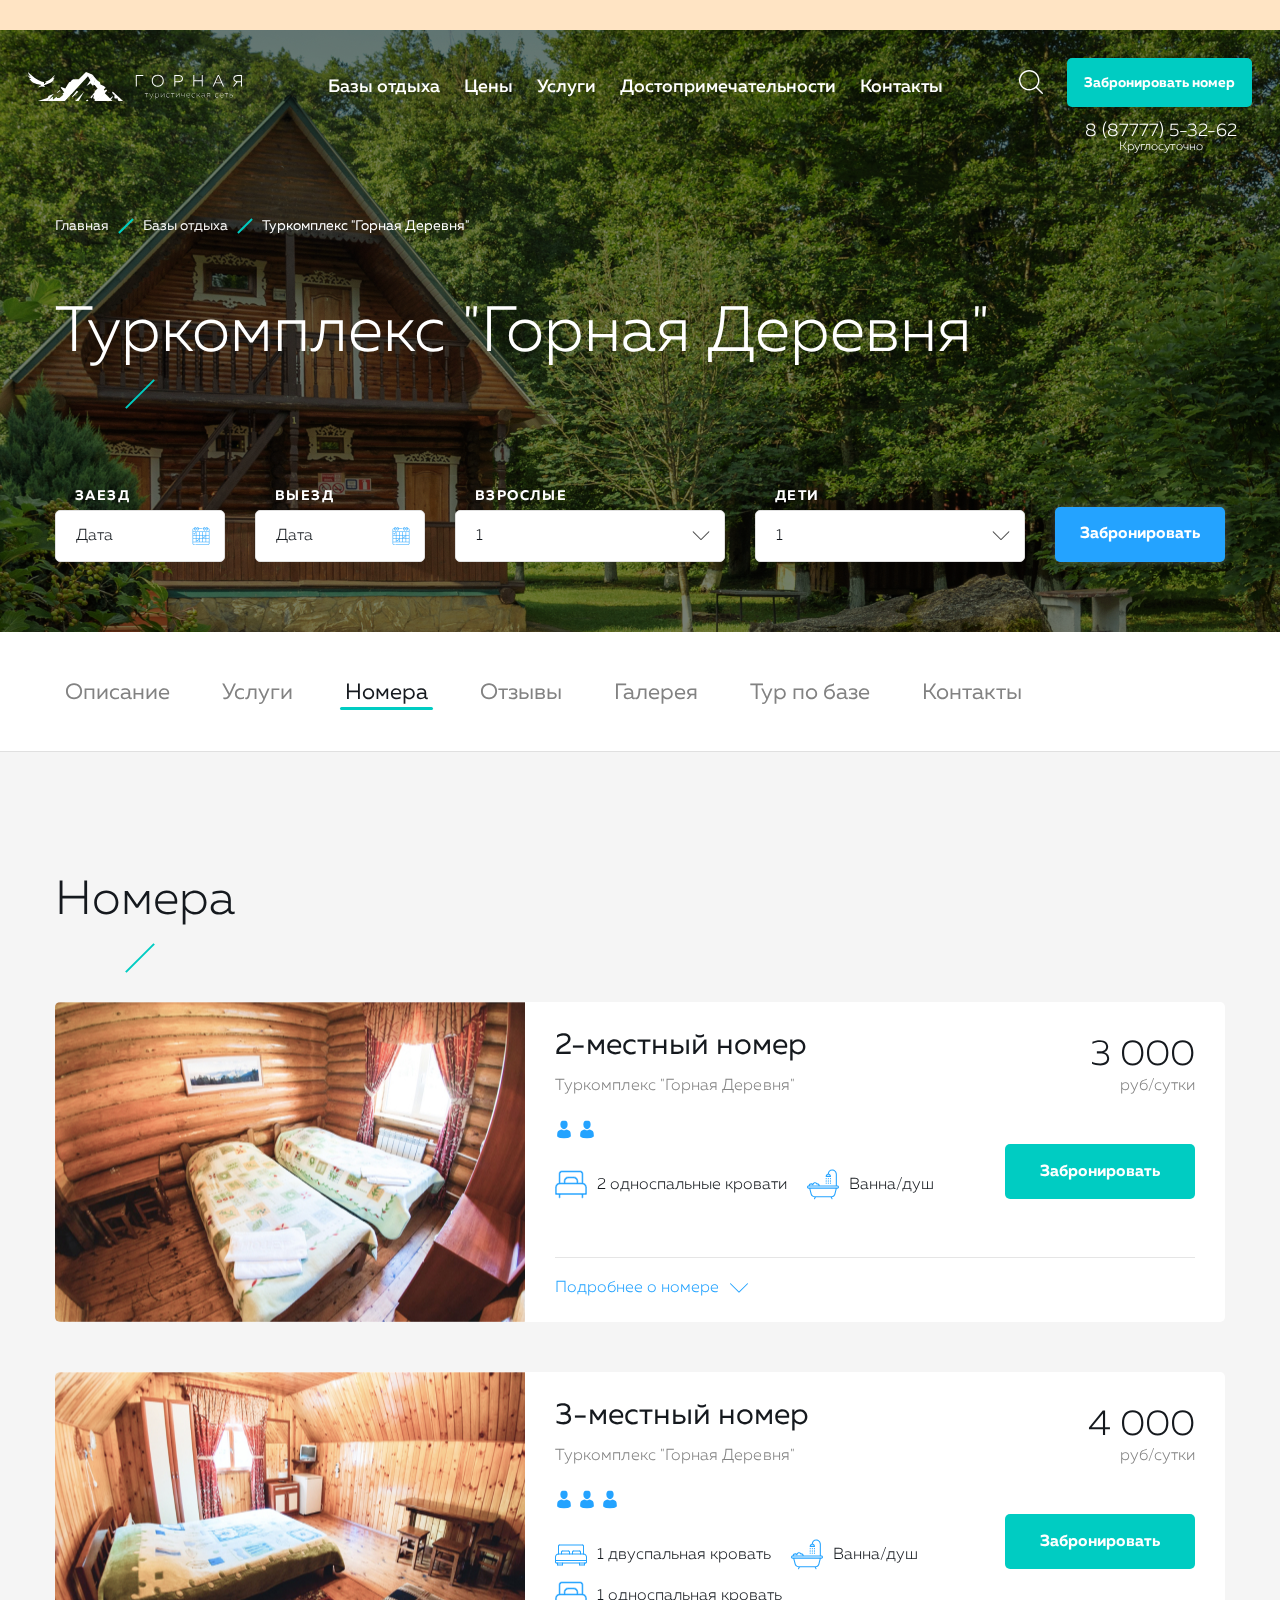
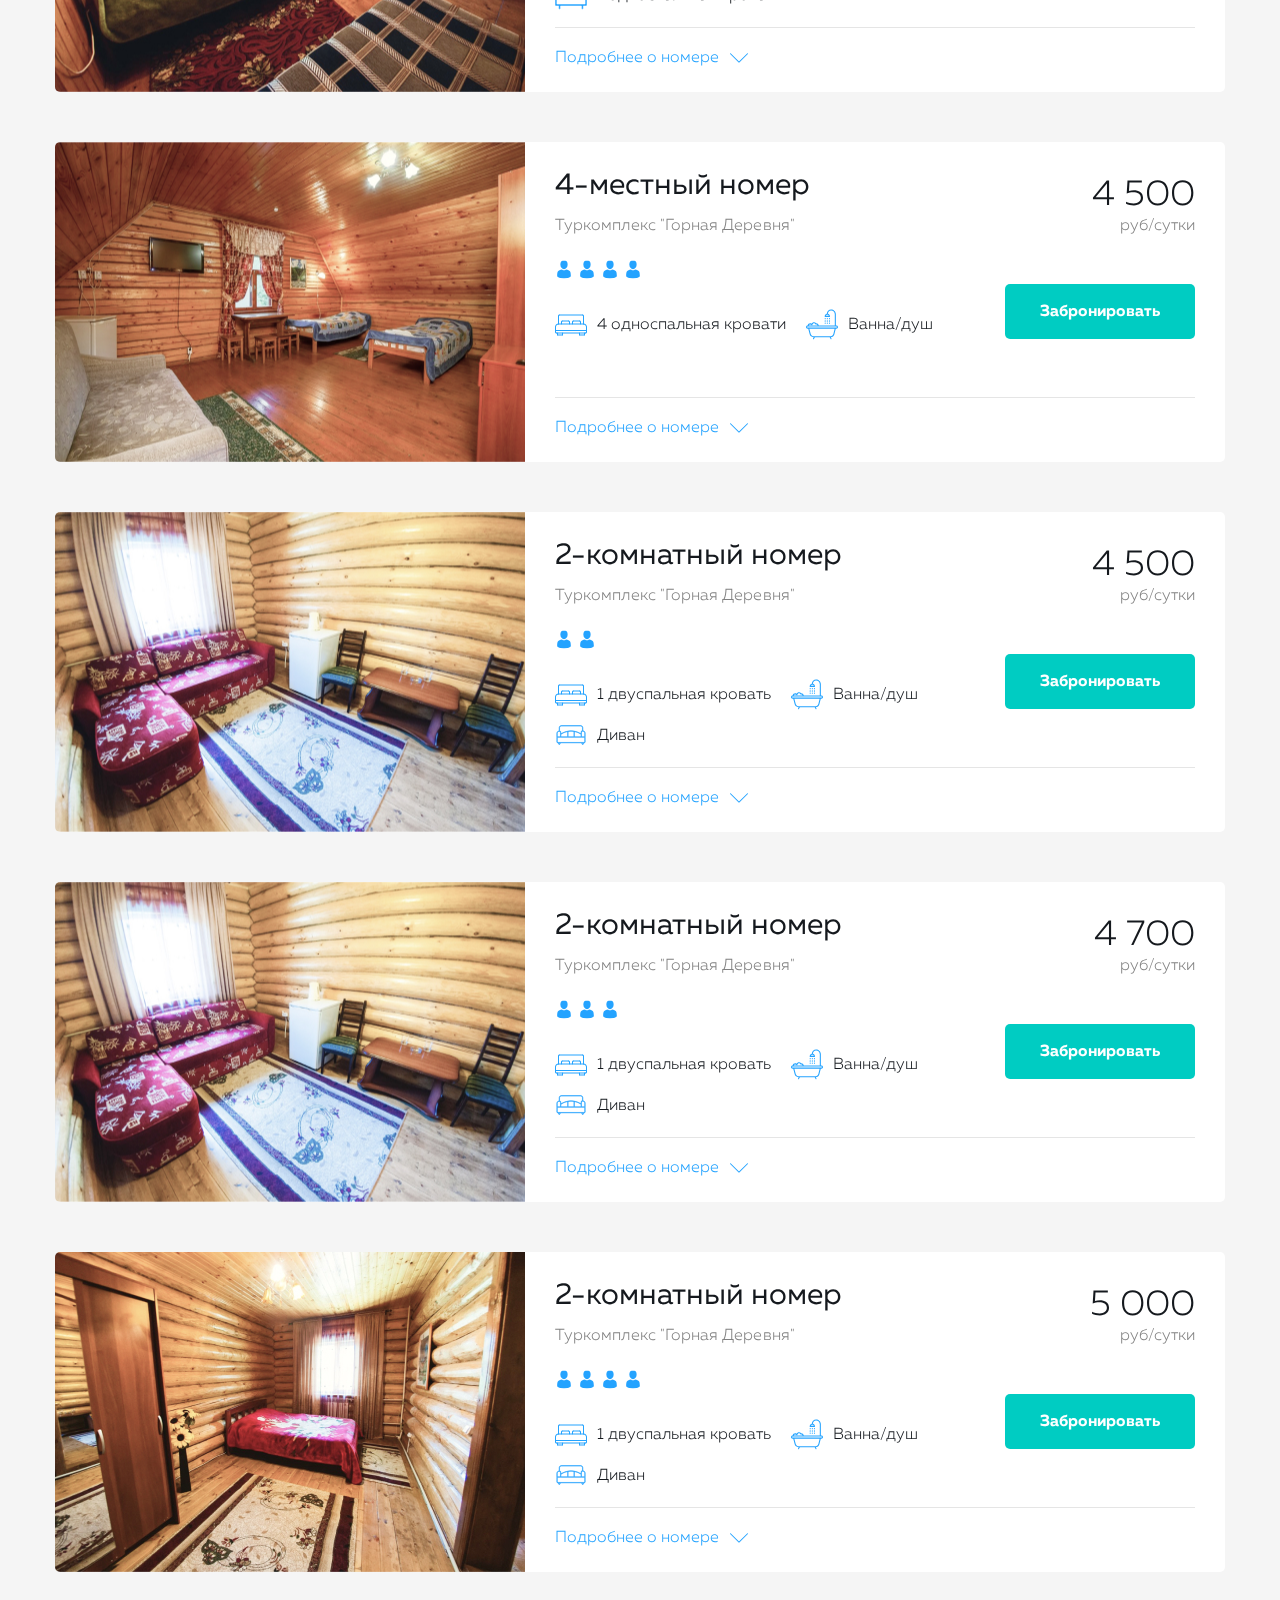
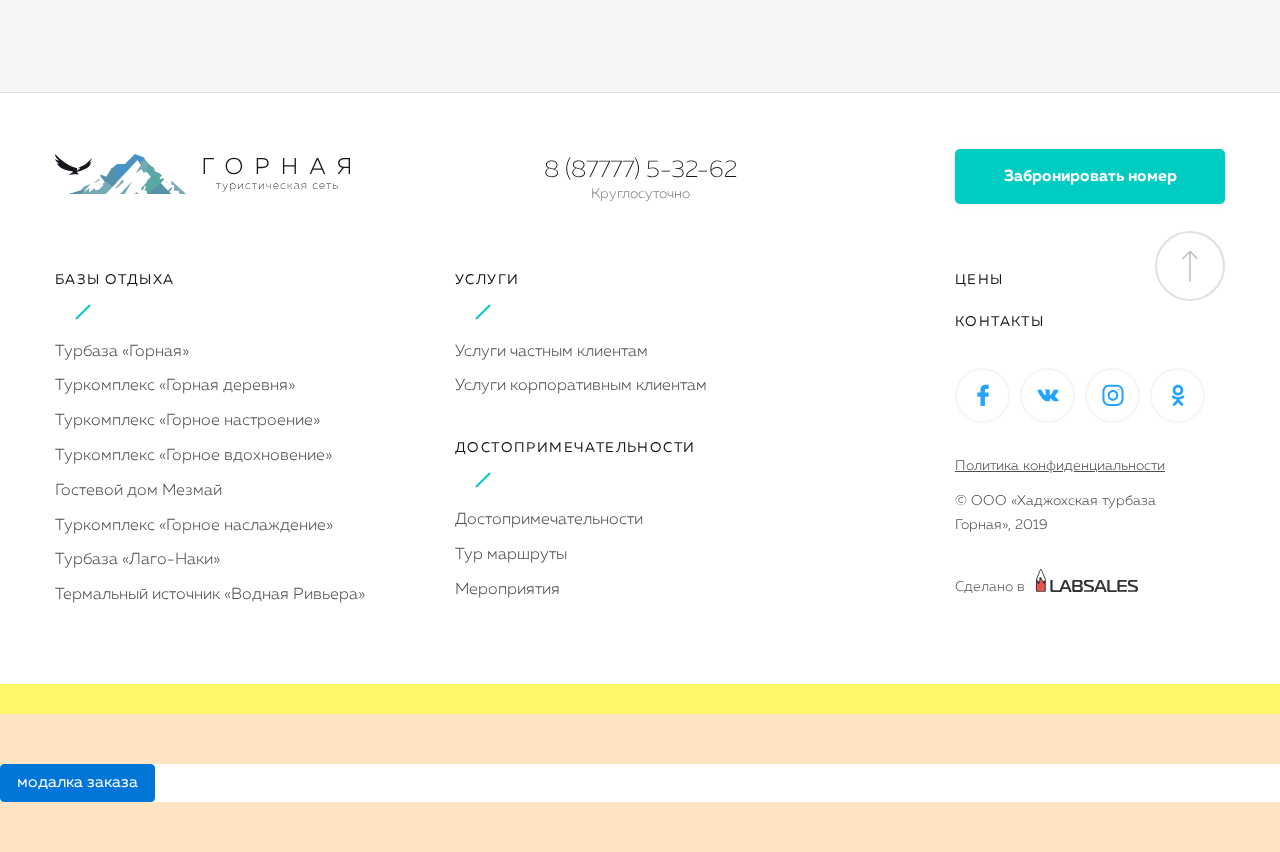
<file: baza-nomera.html>
<!DOCTYPE html>
<html lang="ru" class="html-sth">
<head>
    <meta charset="UTF-8">
    <meta name="viewport" content="width=device-width, initial-scale=1, shrink-to-fit=no">
    <title>Главная</title>
    <!-- <link rel="icon" href="img/favicon.png"> -->
	
    <link rel="stylesheet" type="text/css" href="css/bootstrap.min.css"/>
    <!-- <link rel="stylesheet" type="text/css" href="fonts/magistral/magistral.css" /> -->
    <link rel="stylesheet" type="text/css" href="css/font.css"/>
    <!-- <link rel="stylesheet" type="text/css" href="fonts/font-awesome/css/font-awesome.min.css" /> -->
    <link rel="stylesheet" type="text/css" href="swiper/swiper.min.css" />
    <!-- <link rel="stylesheet" type="text/css" href="textfield/textfield.css" /> -->
    <link rel="stylesheet" type="text/css" href="css/bootstrap-grid-float.css" />
        <link rel="stylesheet" type="text/css" href="jqueryUI/jquery-ui.css" />
    <link rel="stylesheet" type="text/css" href="fancybox/jquery.fancybox.min.css" />

    <link rel="stylesheet" type="text/css" href="css/style.css"/>
    <link rel="stylesheet" type="text/css" href="css/media.css"/>
    <link rel="stylesheet" type="text/css" href="css/dg.css"/>
    <!--[if lte IE 9]>
        <script src="js/ie9/html5shiv.min.js"></script>
        <script src="js/ie9/respond.min.js"></script>
    <![endif]-->   
</head>
<body> 

<div class="abc" style="background-color: #3300aa;background-color: #ffe4c4; height: 30px;"></div>


<div class="big-head">
    <div class="header header--fix">
        <div class="header__container">
            <div class="header__row">
                <div class="header__col-1">
                    <div class="header__logo-wrap">
                        <a class="header__logo" href="/">
                            <img class="header__logo-img" src="img/logo-white.svg" alt="">
                        </a>
                    </div>
                </div>
                <div class="header__col-2">
                    <div class="header__links-row">
                        <!-- <div class="header__link-wrap">
                            <a class="header__link" href="">Базы отдыха</a>
                        </div> -->
                        <div class="header__link-wrap">
                            <div class="accrd">
                                <div class="accrd__top">
                                    <a class="header__link accrd__top-link" href="">Базы отдыха</a>
                                </div>
                                <div class="accrd__bottom">
                                    <div class="accrd__eff-wrap">
                                        <div class="accrd__links-bl">
                                            <div class="accrd__item">
                                                <a class="accrd__link" href="">Турбаза «Горная»</a>
                                            </div>
                                            <div class="accrd__item">
                                                <a class="accrd__link" href="">Туркомплекс «Горная деревня»</a>
                                            </div>
                                            <div class="accrd__item">
                                                <a class="accrd__link" href="">Туркомплекс «Горное настроение»</a>
                                            </div>
                                            <div class="accrd__item">
                                                <a class="accrd__link" href="">Туркомплекс «Горное вдохновение»</a>
                                            </div>
                                            <div class="accrd__item">
                                                <a class="accrd__link active" href="">Гостевой дом Мезмай</a>
                                            </div>
                                            <div class="accrd__item">
                                                <a class="accrd__link" href="">Туркомплекс «Горное наслаждение»</a>
                                            </div>
                                            <div class="accrd__item">
                                                <a class="accrd__link" href="">Турбаза «Лаго-Наки»</a>
                                            </div>
                                            <div class="accrd__item">
                                                <a class="accrd__link" href="">Термальный источник «Водная Ривьера»</a>
                                            </div>
                                        </div>
                                    </div>
                                </div>
                            </div>
                        </div>
                        <!-- <div class="header__link-wrap">
                            <a class="header__link" href="">Базы отдыха</a>
                        </div> -->
                        <div class="header__link-wrap">
                            <a class="header__link" href="">Цены</a>
                        </div>
                        <div class="header__link-wrap">
                            <a class="header__link" href="">Услуги</a>
                        </div>
                        <div class="header__link-wrap">
                            <a class="header__link" href="">Достопримечательности</a>
                        </div>
                        <div class="header__link-wrap">
                            <a class="header__link" href="">Контакты</a>
                        </div>
                    </div>
                </div>
                <div class="header__col-3">
                    <div class="header__phone-bl">
                        <div class="header__phone-wrap">
                            <a class="header__phone" href="tel:8 (87777) 5-32-62">8 (87777) 5-32-62</a>
                        </div>
                        <div class="header__phone-descript">Круглосуточно</div>
                    </div>
                    <div class="header__search">
                        <a class="header__search-btn js--header-search-btn" href="">
                            <svg class="header__search-icon" width="24" height="24" viewBox="0 0 24 24" fill="#ffffff" xmlns="http://www.w3.org/2000/svg">
                                <path d="M23.7898 22.8L17.9575 16.9676C19.522 15.1689 20.4692 12.8222 20.4692 10.2572C20.4692 4.61107 15.8767 0.0239258 10.2359 0.0239258C4.58983 0.0239258 0.00268555 4.61639 0.00268555 10.2572C0.00268555 15.898 4.59515 20.4904 10.2359 20.4904C12.8009 20.4904 15.1477 19.5432 16.9464 17.9787L22.7787 23.8111C22.9171 23.9494 23.1033 24.0239 23.2843 24.0239C23.4652 24.0239 23.6515 23.9547 23.7898 23.8111C24.0665 23.5343 24.0665 23.0767 23.7898 22.8ZM1.43417 10.2572C1.43417 5.40397 5.38273 1.46073 10.2306 1.46073C15.0838 1.46073 19.0271 5.40929 19.0271 10.2572C19.0271 15.1051 15.0838 19.059 10.2306 19.059C5.38273 19.059 1.43417 15.1104 1.43417 10.2572Z" />
                            </svg>
                        </a>
                    </div>
                    <div class="header__bron">
                        <a class="header__bron-btn js--hbron-btn" href="">Забронировать номер</a>
                    </div>
                    <div class="header__burger-wrap">
                        <div class="burger js--burger">
                            <div class="burger__line burger__line-1"></div>
                            <div class="burger__line burger__line-2"></div>
                            <div class="burger__line burger__line-3"></div>
                        </div>
                    </div>
                </div>
            </div>
        </div>
        <div class="header__search-block">
            <div class="search-bl">
                <div class="container search-bl__container">
                    <div class="search-bl__effect-el">
                        <div class="search-bl__el">
                            <input class="search-bl__input" type="text" placeholder="Поиск">
                            <button class="search-bl__btn">
                                <img class="search-bl__btn-icon" src="img/search-bl-icon-01.svg" alt="">
                            </button>
                        </div>
                    </div>
                </div>
            </div>
        </div>
    </div>
    
    
    <div class="header-bron-block">
        <div class="hbron-form">
            <div class="hbron-form__mobile-header">
                <div class="hbron-form__title-wrap">
                    <div class="hbron-form__title">Найти номер</div>
                </div>
                <div class="hbron-form__close hbron-form__close--2">
                    <img class="hbron-form__close-icon" src="img/hbron-close-icon.svg" alt="">
                </div>
            </div>
            <form class="hbron-form__el" action="">
                <div class="hbron-form__box">
                    <div class="hbron-form__close hbron-form__close--1">
                        <img class="hbron-form__close-icon" src="img/hbron-close-icon.svg" alt="">
                    </div>
                    <div class="row hbron-form__row">

                        <div class="col-xl-12 col-lg-12 col-md-12 col-sm-12 col-12 hbron-form__col-1 hbron-form__col-desktop">
                            <div class="hbron-form__title-wrap">
                                <div class="hbron-form__title">Найти номер</div>
                            </div>
                        </div>
                        <div class="col-xl-12 col-lg-12 col-md-12 col-sm-12 col-12 hbron-form__col-1">
                            <div class="broniform__item hbron-form__item">
                                <div class="broniform__item-h">База отдыха</div>
                                <div class="broniform__item-inp">
                                    <select class="gorn-select" name="" id="">
                                        <option value="">Любая</option>
                                        <option value="">База 1</option>
                                        <option value="">База 2</option>
                                        <option value="">База 3</option>
                                    </select>
                                </div>
                            </div>
                        </div>
                        <!-- <div class="col-xl-12 col-lg-12 col-md-12 col-sm-12 col-12 hbron-form__col-1">
                            <div class="broniform__item hbron-form__item">
                                <div class="broniform__item-h">База отдыха</div>
                                <div class="broniform__item-inp">
                                    <input class="gorn-input hbron-form__input gorn-datepicker" type="text" name="" id="" placeholder="Дата">
                                </div>
                            </div>
                        </div> -->
                        <!-- <div class="col-xl-6 col-lg-6 col-md-6 col-sm-6 col-6 hbron-form__col-2">
                            <div class="broniform__item hbron-form__item">
                                <div class="broniform__item-h">Заезд</div>
                                <div class="broniform__item-inp">
                                    <select class="gorn-select" name="" id="">
                                        <option value="">14.06.2019</option>
                                        <option value="">15.06.2019</option>
                                        <option value="">16.06.2019</option>
                                    </select>
                                </div>
                            </div>
                        </div> -->
                        <div class="col-xl-6 col-lg-6 col-md-6 col-sm-6 col-6 hbron-form__col-2">
                            <div class="broniform__item hbron-form__item">
                                <div class="broniform__item-h">Заезд</div>
                                <div class="broniform__item-inp">
                                    <input class="gorn-input hbron-form__input gorn-datepicker" type="text" name="" id="" placeholder="Дата">
                                </div>
                            </div>
                        </div>
                        <!-- <div class="col-xl-6 col-lg-6 col-md-6 col-sm-6 col-6 hbron-form__col-2">
                            <div class="broniform__item hbron-form__item">
                                <div class="broniform__item-h">Выезд</div>
                                <div class="broniform__item-inp">
                                    <select class="gorn-select" name="" id="">
                                        <option value="">14.06.2019</option>
                                        <option value="">15.06.2019</option>
                                        <option value="">16.06.2019</option>
                                    </select>
                                </div>
                            </div>
                        </div> -->
                        <div class="col-xl-6 col-lg-6 col-md-6 col-sm-6 col-6 hbron-form__col-2">
                            <div class="broniform__item hbron-form__item">
                                <div class="broniform__item-h">Выезд</div>
                                <div class="broniform__item-inp">
                                    <input class="gorn-input hbron-form__input gorn-datepicker" type="text" name="" id="" placeholder="Дата">
                                </div>
                            </div>
                        </div>
                        <div class="col-xl-6 col-lg-6 col-md-6 col-sm-6 col-6 hbron-form__col-2">
                            <div class="broniform__item hbron-form__item">
                                <div class="broniform__item-h">Взрослые</div>
                                <div class="broniform__item-inp">
                                    <select class="gorn-select" name="" id="">
                                        <option value="">1</option>
                                        <option value="">2</option>
                                        <option value="">3</option>
                                    </select>
                                </div>
                            </div>
                        </div>
                        <div class="col-xl-6 col-lg-6 col-md-6 col-sm-6 col-6 hbron-form__col-2">
                            <div class="broniform__item hbron-form__item">
                                <div class="broniform__item-h">Дети</div>
                                <div class="broniform__item-inp">
                                    <select class="gorn-select" name="" id="">
                                        <option value="">1</option>
                                        <option value="">2</option>
                                        <option value="">3</option>
                                    </select>
                                </div>
                            </div>
                        </div>
                        <div class="col-xl-12 col-lg-12 col-md-12 col-sm-12 col-12 hbron-form__col-1">
                            <div class="hbron-form__btn-wrap">
                                <div class="blue-btn broniform__btn hbron-form__btn">Найти номер</div>
                            </div>
                        </div>


                    </div>

                </div>
            </form>
        </div>
    </div>
    <div class="mobile-menu">
        <div class="mobile-menu__top">
            <div class="mobile-menu__top-row">
                <div class="header__logo-wrap mobile-menu__logo-wrap">
                    <a class="header__logo" href="/">
                        <img class="header__logo-img mobile-menu__logo" src="img/color-logo.svg" alt="">
                    </a>
                </div>
                <div class="mobile-menu__close-wrap">
                    <div class="burger-close mobile-menu__close js--menu-close">
                        <div class="burger-close__line-1"></div>
                        <div class="burger-close__line-2"></div>
                    </div>
                </div>
            </div>

        </div>
        <div class="mobile-menu__center">
            <div class="mlinks">
                <div class="mlinks__item">
                    <div class="mob-accrd">
                        <div class="mob-accrd__top">
                            <div class="mob-accrd__name">Базы отдыха</div>
                        </div>
                        <div class="mob-accrd__bottom">
                            <div class="mob-accrd__effect-wrap">
                                <div class="mob-accrd__links">

                                    <div class="mob-accrd__link-wrap">
                                        <a class="mob-accrd__link" href="">Турбаза «Горная»</a>
                                    </div>
                                    <div class="mob-accrd__link-wrap">
                                        <a class="mob-accrd__link" href="">Туркомплекс «Горная деревня»</a>
                                    </div>
                                    <div class="mob-accrd__link-wrap">
                                        <a class="mob-accrd__link" href="">Туркомплекс «Горное настроение»</a>
                                    </div>
                                    <div class="mob-accrd__link-wrap">
                                        <a class="mob-accrd__link" href="">Туркомплекс «Горное вдохновение»</a>
                                    </div>
                                    <div class="mob-accrd__link-wrap">
                                        <a class="mob-accrd__link active" href="">Гостевой дом Мезмай</a>
                                    </div>
                                    <div class="mob-accrd__link-wrap">
                                        <a class="mob-accrd__link" href="">Туркомплекс «Горное наслаждение»</a>
                                    </div>
                                    <div class="mob-accrd__link-wrap">
                                        <a class="mob-accrd__link" href="">Турбаза «Лаго-Наки»</a>
                                    </div>
                                    <div class="mob-accrd__link-wrap">
                                        <a class="mob-accrd__link" href="">Термальный источник «Водная Ривьера»</a>
                                    </div>

                                </div>
                            </div>
                        </div>

                    </div>
                </div>
                <div class="mlinks__item">
                    <a class="mlinks__link" href="">Цены</a>
                </div>
                <div class="mlinks__item">
                    <a class="mlinks__link" href="">Достопримечательности</a>
                </div>
                <div class="mlinks__item">
                    <div class="mob-accrd">
                        <div class="mob-accrd__top">
                            <div class="mob-accrd__name">Услуги</div>
                        </div>
                        <div class="mob-accrd__bottom">
                            <div class="mob-accrd__effect-wrap">
                                <div class="mob-accrd__links">
    
                                    <div class="mob-accrd__link-wrap">
                                        <a class="mob-accrd__link" href="">Пункт 1</a>
                                    </div>
                                    <div class="mob-accrd__link-wrap">
                                        <a class="mob-accrd__link" href="">Пункт 2</a>
                                    </div>
                                    <div class="mob-accrd__link-wrap">
                                        <a class="mob-accrd__link" href="">Пункт 3</a>
                                    </div>
                                    <div class="mob-accrd__link-wrap">
                                        <a class="mob-accrd__link" href="">Пункт 4</a>
                                    </div>
                                    <div class="mob-accrd__link-wrap">
                                        <a class="mob-accrd__link" href="">Пункт 5</a>
                                    </div>
                                    <div class="mob-accrd__link-wrap">
                                        <a class="mob-accrd__link" href="">Пункт 6</a>
                                    </div>
                                    <div class="mob-accrd__link-wrap">
                                        <a class="mob-accrd__link" href="">Пункт 7</a>
                                    </div>
    
                                </div>
                            </div>
                        </div>
                    </div>

                </div>

                <div class="mlinks__item">
                    <a class="mlinks__link" href="">Контакты</a>
                </div>
            </div>
            <div class="m-search">
                <form class="form" action="">
                    <div class="m-search__el">
                            <input class="m-search__input" type="text" placeholder="Поиск">
                            <button class="m-search__btn">
                                <!-- <img class="m-search__btn-icon m-search__btn-icon--1" src="img/mob-search-1.svg" alt=""> -->
                                <!-- <img class="m-search__btn-icon m-search__btn-icon--2" src="img/mob-search-2.svg" alt=""> -->
                                <img class="m-search__btn-icon" src="img/mob-search-2.svg" alt="">
                            </button>
                    </div>

                </form>
            </div>
        </div>
        <div class="mobile-menu__bottom">
            <div class="mobile-menu__bottom-bl">
                <div class="mobile-menu__phone-bl">
                    <div class="footer__phone-wrap">
                        <a class="footer__phone" href="tel:8 (87777) 5-32-62">8 (87777) 5-32-62</a>
                    </div>
                    <div class="footer__phone-descript">Круглосуточно</div>
                </div>
                <div class="mobile-menu__zakaz">
                    <a class="footer__zakaz-btn mobile-menu__zakaz-btn js--hbron-btn" href="">Забронировать номер</a>
                </div>
            </div>
        </div>

    </div>

    <div class="baza-item-scr" style="background-image: url(img/baza-item-scr-01.jpg);">
        <div class="baza-item-scr__dark-bg"></div>
        <div class="baza-item-scr__content">
            <div class="container">
                <div class="row">
                    <div class="col-xl-12 col-lg-12 col-md-12 col-sm-12 col-12">
                        <div class="baza-item-scr__bread">
                            <div class="breadcrumb bread-c bread-c--white">
                                <a class="breadcrumb-item" href="#">Главная</a>
                                <a class="breadcrumb-item" href="#">Базы отдыха</a>
                                <!-- <a class="breadcrumb-item" href="#">Главная</a> -->
                                <span class="breadcrumb-item active">Туркомплекс "Горная Деревня"</span>
                            </div>
                        </div>
                    </div>
                    <div class="col-xl-12 col-lg-12 col-md-12 col-sm-12 col-12">
                        <div class="baza-item-scr__title-wrap">
                            <div class="page-head__title baza-item-scr__title">Туркомплекс "Горная Деревня"</div>
                        </div>
                    </div>
                    <div class="col-xl-12 col-lg-12 col-md-12 col-sm-12 col-12 hidden-lg-up">
                        <div class="baza-item-scr__mobile-btn-wrap">
                            <button class="blue-btn baza-item-scr__mobile-btn js--hbron-btn">Забронировать</button>
                        </div>
                    </div>
                </div>
            </div>

        </div>
    </div>
    <div class="broniform">
        <div class="container">
            <div class="row">
                <div class="col-xl-12 col-lg-12 col-md-12 col-sm-12 col-12">
                    <div class="broniform__el-wrap">
                        <form class="broniform__el" action="">
                            <div class="row broniform__new-row">
                                <div class=" col-xl-2 col-lg-2 col-12 broniform__col-1">
                                    <div class="broniform__item">
                                        <div class="broniform__item-h">Заезд</div>
                                        <div class="broniform__item-inp">
                                            <input class="gorn-input broniform__input gorn-datepicker" type="text" name="" id="" placeholder="Дата">
                                        </div>
                                    </div>
                                </div>
                                <div class=" col-xl-2 col-lg-2 col-12 broniform__col-2">
                                    <div class="broniform__item">
                                        <div class="broniform__item-h">Выезд</div>
                                        <div class="broniform__item-inp">
                                            <input class="gorn-input broniform__input gorn-datepicker" type="text" name="" id="" placeholder="Дата">
                                        </div>
                                    </div>
                                </div>
                                <div class=" col-xl-3 col-lg-2 col-12 broniform__col-3">
                                    <div class="broniform__item">
                                        <div class="broniform__item-h">Взрослые</div>
                                        <div class="broniform__item-inp">
                                            <select class="gorn-select" name="" id="">
                                                <option value="">1</option>
                                                <option value="">2</option>
                                                <option value="">3</option>
                                            </select>
                                        </div>
                                    </div>
                                </div>
                                <div class=" col-xl-3 col-lg-2 col-12 broniform__col-4">
                                    <div class="broniform__item">
                                        <div class="broniform__item-h">Дети</div>
                                        <div class="broniform__item-inp">
                                            <select class="gorn-select" name="" id="">
                                                <option value="">1</option>
                                                <option value="">2</option>
                                                <option value="">3</option>
                                            </select>
                                        </div>
                                    </div>
                                </div>
                                <div class=" col-xl-2 col-lg-2 col-12 broniform__col-5">
                                    <div class="blue-btn broniform__btn">Забронировать</div>
                                </div>
                            </div>
                        </form>
                    </div>
                </div>
            </div>
        </div>
    </div>
</div>


<div class="menu-otdyh">
    <div class="container">
        <div class="row">
            <div class="col-xl-12 col-lg-12 col-md-12 col-sm-12 col-12">
                <div class="menu-otdyh__row js--tab-row">
                    <div class="menu-otdyh__item">
                        <a class="menu-otdyh__link js--tab-link" href="">Описание</a>
                    </div>
                    <div class="menu-otdyh__item">
                        <a class="menu-otdyh__link js--tab-link" href="">Услуги</a>
                    </div> 
                    <div class="menu-otdyh__item">
                        <a class="menu-otdyh__link js--tab-link active" href="">Номера</a>
                    </div>
                    <div class="menu-otdyh__item">
                        <a class="menu-otdyh__link js--tab-link" href="">Отзывы</a>
                    </div>
                    <div class="menu-otdyh__item">
                        <a class="menu-otdyh__link js--tab-link" href="">Галерея</a>
                    </div>
                    <div class="menu-otdyh__item">
                        <a class="menu-otdyh__link js--tab-link" href="">Тур по базе</a>
                    </div>
                    <div class="menu-otdyh__item">
                        <a class="menu-otdyh__link js--tab-link" href="">Контакты</a>
                    </div>
                </div>
            </div>
        </div>
    </div>
</div>

<div class="nomera">
    <div class="container">
        <div class="row">
            <div class="col-xl-12 col-lg-12 col-md-12 col-sm-12 col-12">
                <div class="std__h-wrap nomera__title-wrap">
                    <div class="std__h nomera__title">Номера</div>
                </div>
            </div>
            <div class="col-xl-12 col-lg-12 col-md-12 col-sm-12 col-12">
                <div class="nomer-item">
                    <div class="nomer-item__top">
                        <div class="nomer-item__row">
                            <div class="nomer-item__col-1">
                                <div class="nomer-item__first-photo-wrap"  href="img/nomer-item-001.jpg" data-fancybox="images-nomer-id-001" data-caption="Описание №0">
                                    <div class="nomer-item__first-photo" style="background-image: url(img/nomer-item-001.jpg);"></div>
                                </div>
                            </div>
                            <div class="nomer-item__col-2">
                                <div class="nomer-item__base-info">
                                    <div class="nomer-item__num-nomer-wrap">
                                        <div class="nomer-item__num-nomer">2-местный номер</div>
                                    </div>
                                    <div class="nomer-item__name-baza-wrap">
                                        <a class="nomer-item__name-baza" href="">Туркомплекс "Горная Деревня"</a>
                                    </div>
                                    <div class="nomer-item__people-nums">
                                        <div class="nomer-item__people-num-wrap">
                                            <img class="nomer-item__people-num" src="img/nomer-people-num.svg" alt="">
                                        </div>
                                        <div class="nomer-item__people-num-wrap">
                                            <img class="nomer-item__people-num" src="img/nomer-people-num.svg" alt="">
                                        </div>

                                    </div>
                                    <div class="nomer-item__inclusive-wrap">

                                        <div class="inclusive inclusive--nomer-item nomer-item__inclusive">
                                            <div class="inclusive__row">
                                                <div class="inclusive__item">
                                                    <div class="inclusive__icon-wrap">
                                                        <img class="inclusive__icon" src="img/inclusive-icon-08.svg" alt="">
                                                    </div>
                                                    <div class="inclusive__name-wrap">
                                                        <div class="inclusive__name">2 односпальные кровати</div>
                                                    </div>
                                                </div>
                                                <div class="inclusive__item">
                                                    <div class="inclusive__icon-wrap">
                                                        <img class="inclusive__icon" src="img/inclusive-icon-09.svg" alt="">
                                                    </div>
                                                    <div class="inclusive__name-wrap">
                                                        <div class="inclusive__name">Ванна/душ</div>
                                                    </div>
                                                </div>
                                            </div>
                                        </div>
                                    </div>
                                    <div class="nomer-item__right-fix-block">
                                        <div class="nomer-item__price-bl">
                                            <div class="nomer-item__price">3 000</div>
                                            <div class="nomer-item__price-descript">руб/сутки</div>
                                        </div>
                                        <div class="nomer-item__book-btn-wrap">
                                            <button class="green-btn nomer-item__book-btn"  data-toggle="modal" data-target="#okb-modal-11">Забронировать</button>
                                        </div>


                                    </div>

                                </div>
                                <div class="nomer-item__more-btn-wrap">
                                    <div class="nomer-item__more-btn js--nomer-more-btn">Подробнее о номере</div>
                                    <!-- nomer-item-more-v.svg -->
                                </div>
                            </div>

                        </div>

                    </div>
                    <div class="nomer-item__bottom">
                    <!--  -->
                        <div class="nomer-item__row">
                            <div class="nomer-item__col-1">
                                <div class="nomer-item__gall-wrap">
                                    <div class="nomer-sm-gall">
                                        <div class="nomer-sm-gall__row">
                                            <div class="nomer-sm-gall__col">
                                                <a class="nomer-sm-gall__item" href="img/nomer-item-001.jpg" data-fancybox="images-nomer-id-001" data-caption="Описание №1">
                                                    <div class="nomer-sm-gall__photo" style="background-image: url(img/nomer-sm-gall-001.jpg);"></div>
                                                </a>
                                            </div>
                                            <div class="nomer-sm-gall__col">
                                                <a class="nomer-sm-gall__item" href="img/nomer-sm-gall-002.jpg" data-fancybox="images-nomer-id-001" data-caption="Описание №2">
                                                    <div class="nomer-sm-gall__photo" style="background-image: url(img/nomer-sm-gall-002.jpg);"></div>
                                                </a>
                                            </div>
                                            <div class="nomer-sm-gall__col">
                                                <a class="nomer-sm-gall__item" href="img/nomer-sm-gall-003.jpg" data-fancybox="images-nomer-id-001" data-caption="Описание №3">
                                                    <div class="nomer-sm-gall__photo" style="background-image: url(img/nomer-sm-gall-003.jpg);"></div>
                                                </a>
                                            </div>
                                            <div class="nomer-sm-gall__col">
                                                <a class="nomer-sm-gall__item" href="img/nomer-sm-gall-004.jpg" data-fancybox="images-nomer-id-001" data-caption="Описание №4">
                                                    <div class="nomer-sm-gall__photo" style="background-image: url(img/nomer-sm-gall-004.jpg);"></div>
                                                </a>
                                            </div>

                                            <div class="nomer-sm-gall__col">
                                                <a class="nomer-sm-gall__item" href="img/nomer-sm-gall-005.jpg" data-fancybox="images-nomer-id-001" data-caption="Описание №5">
                                                    <div class="nomer-sm-gall__photo" style="background-image: url(img/nomer-sm-gall-005.jpg);"></div>
                                                </a>
                                            </div>
                                            <div class="nomer-sm-gall__col">
                                                <a class="nomer-sm-gall__item" href="img/nomer-sm-gall-006.jpg" data-fancybox="images-nomer-id-001" data-caption="Описание №6">
                                                    <div class="nomer-sm-gall__photo" style="background-image: url(img/nomer-sm-gall-006.jpg);"></div>
                                                </a>
                                            </div>
                                            <div class="nomer-sm-gall__col">
                                                <a class="nomer-sm-gall__item" href="img/nomer-sm-gall-007.jpg" data-fancybox="images-nomer-id-001" data-caption="Описание №7">
                                                    <div class="nomer-sm-gall__photo" style="background-image: url(img/nomer-sm-gall-007.jpg);"></div>
                                                </a>
                                            </div>
                                            <div class="nomer-sm-gall__col">
                                                <a class="nomer-sm-gall__item" href="img/nomer-sm-gall-008.jpg" data-fancybox="images-nomer-id-001" data-caption="Описание №8">
                                                    <div class="nomer-sm-gall__photo" style="background-image: url(img/nomer-sm-gall-008.jpg);"></div>
                                                </a>
                                            </div>
                                            <div class="nomer-sm-gall__col">
                                                <a class="nomer-sm-gall__item" href="img/nomer-sm-gall-009.jpg" data-fancybox="images-nomer-id-001" data-caption="Описание №9">
                                                    <div class="nomer-sm-gall__photo" style="background-image: url(img/nomer-sm-gall-009.jpg);"></div>
                                                </a>
                                            </div>

                                        </div>
                                    </div>
                                </div>
                            </div>
                            <div class="nomer-item__col-2">
                                <div class="nomer-item__big-info">
                                    <div class="nomer-item__opisanie-top-wrap">
                                        <div class="nomer-item__opisanie-top">
                                            Комфортный номер в домике из сруба с совместным санузлом. Удобства номера: отопление, деревянный пол, рабочий стол, гостиный уголок, 2 односпальные кровати (двуспальная кровать), туалет, душ, туалетные принадлежности, телевизор, электрочайник, холодильник.
                                        </div>
                                    </div>
                                    <div class="nomer-item__tabs">
                                        <ul class="nav nav-tabs nomer-tabs" role="tablist">
                                            <li class="nav-item nomer-tabs__item">
                                                <a class="nav-link nomer-tabs__link active" data-toggle="tab" href="#bazy-el-01-tab-001" role="tab">В номере</a>
                                            </li>
                                            <li class="nav-item nomer-tabs__item">
                                                <a class="nav-link nomer-tabs__link" data-toggle="tab" href="#bazy-el-01-tab-002" role="tab">В ванной комнате</a>
                                            </li>
                                        </ul>
                                        <div class="tab-content nomer-panes">
                                            <div class="tab-pane nomer-panes__pane-item active" id="bazy-el-01-tab-001" role="tabpanel">
                                                <div class="service-nomer">
                                                    <div class="service-nomer__row">

                                                        <div class="service-nomer__col">
                                                            <div class="service-nomer__item">
                                                                <div class="service-nomer__icon-wrap">
                                                                    <img class="service-nomer__icon" src="img/service-nomer-icon-001.svg" alt="">
                                                                </div>
                                                                <div class="service-nomer__name">Холодильник</div>
                                                            </div>
                                                        </div>
                                                        <div class="service-nomer__col">
                                                            <div class="service-nomer__item">
                                                                <div class="service-nomer__icon-wrap">
                                                                    <img class="service-nomer__icon" src="img/service-nomer-icon-002.svg" alt="">
                                                                </div>
                                                                <div class="service-nomer__name">Гостиный уголок</div>
                                                            </div>
                                                        </div>
                                                        <div class="service-nomer__col">
                                                            <div class="service-nomer__item">
                                                                <div class="service-nomer__icon-wrap">
                                                                    <img class="service-nomer__icon" src="img/service-nomer-icon-003.svg" alt="">
                                                                </div>
                                                                <div class="service-nomer__name">Телевизор</div>
                                                            </div>
                                                        </div>
                                                        <div class="service-nomer__col">
                                                            <div class="service-nomer__item">
                                                                <div class="service-nomer__icon-wrap">
                                                                    <img class="service-nomer__icon" src="img/service-nomer-icon-004.svg" alt="">
                                                                </div>
                                                                <div class="service-nomer__name">2 односпальные кровати</div>
                                                            </div>
                                                        </div>
                                                        <div class="service-nomer__col">
                                                            <div class="service-nomer__item">
                                                                <div class="service-nomer__icon-wrap">
                                                                    <img class="service-nomer__icon" src="img/service-nomer-icon-005.svg" alt="">
                                                                </div>
                                                                <div class="service-nomer__name">Wi-Fi</div>
                                                            </div>
                                                        </div>
                                                        <div class="service-nomer__col">
                                                            <div class="service-nomer__item">
                                                                <div class="service-nomer__icon-wrap">
                                                                    <img class="service-nomer__icon" src="img/service-nomer-icon-006.svg" alt="">
                                                                </div>
                                                                <div class="service-nomer__name">Электрочайник</div>
                                                            </div>
                                                        </div>
                                                        <div class="service-nomer__col">
                                                            <div class="service-nomer__item">
                                                                <div class="service-nomer__icon-wrap">
                                                                    <img class="service-nomer__icon" src="img/service-nomer-icon-007.svg" alt="">
                                                                </div>
                                                                <div class="service-nomer__name">Рабочий стол</div>
                                                            </div>
                                                        </div>

                                                    </div>

                                                </div>
                                            </div>
                                            <div class="tab-pane nomer-panes__pane-item" id="bazy-el-01-tab-002" role="tabpanel">


                                                <div class="service-nomer">
                                                    <div class="service-nomer__row">
                                                
                                                        <div class="service-nomer__col">
                                                            <div class="service-nomer__item">
                                                                <div class="service-nomer__icon-wrap">
                                                                    <img class="service-nomer__icon" src="img/service-nomer-icon-005.svg" alt="">
                                                                </div>
                                                                <div class="service-nomer__name">Шампунь</div>
                                                            </div>
                                                        </div>
                                                        <div class="service-nomer__col">
                                                            <div class="service-nomer__item">
                                                                <div class="service-nomer__icon-wrap">
                                                                    <img class="service-nomer__icon" src="img/service-nomer-icon-007.svg" alt="">
                                                                </div>
                                                                <div class="service-nomer__name">Джакузи</div>
                                                            </div>
                                                        </div>
                                                
                                                    </div>                                                
                                                </div>

                                                
                                            </div>
                                        </div>
                                    </div>
                                    <div class="nomer-item__dop-service">
                                        <div class="nomer-item__dop-service-title">Питание</div>
                                        <div class="nomer-item__dop-service-bl">
                                                <div class="service-nomer">
                                                    <div class="service-nomer__row">
                                                
                                                        <div class="service-nomer__col">
                                                            <div class="service-nomer__item">
                                                                <div class="service-nomer__icon-wrap">
                                                                    <img class="service-nomer__icon" src="img/service-nomer-icon-010.svg" alt="">
                                                                </div>
                                                                <div class="service-nomer__name">Завтрак</div>
                                                            </div>
                                                        </div>
                                                
                                                    </div>
                                                </div>
                                        </div>

                                    </div>
                                    <div class="nomer-item__opisanie-bottom-wrap">
                                        <div class="nomer-item__opisanie-bottom">
                                            В случае отмены бронирования в срок до 7 суток до даты заезда штраф не взимается. Залог не взимается. Доп. место: 700 руб.(с 1.06.2019)
                                        </div>
                                    </div>
                                </div>
                            </div>
                        </div>
                    <!--  -->
                    
                    </div>
                </div>
            </div>
            
            <div class="col-xl-12 col-lg-12 col-md-12 col-sm-12 col-12">
                <div class="nomer-item">
                    <div class="nomer-item__top">
                        <div class="nomer-item__row">
                            <div class="nomer-item__col-1">
                                <div class="nomer-item__first-photo-wrap"  href="img/nomer-item-002.jpg" data-fancybox="images-nomer-id-002" data-caption="Описание №0">
                                    <div class="nomer-item__first-photo" style="background-image: url(img/nomer-item-002.jpg);"></div>
                                </div>
                            </div>
                            <div class="nomer-item__col-2">
                                <div class="nomer-item__base-info">
                                    <div class="nomer-item__num-nomer-wrap">
                                        <div class="nomer-item__num-nomer">3-местный номер</div>
                                    </div>
                                    <div class="nomer-item__name-baza-wrap">
                                        <a class="nomer-item__name-baza" href="">Туркомплекс "Горная Деревня"</a>
                                    </div>
                                    <div class="nomer-item__people-nums">
                                        <div class="nomer-item__people-num-wrap">
                                            <img class="nomer-item__people-num" src="img/nomer-people-num.svg" alt="">
                                        </div>
                                        <div class="nomer-item__people-num-wrap">
                                            <img class="nomer-item__people-num" src="img/nomer-people-num.svg" alt="">
                                        </div>
                                        <div class="nomer-item__people-num-wrap">
                                            <img class="nomer-item__people-num" src="img/nomer-people-num.svg" alt="">
                                        </div>

                                    </div>
                                    <div class="nomer-item__inclusive-wrap">

                                        <div class="inclusive inclusive--nomer-item nomer-item__inclusive">
                                            <div class="inclusive__row">
                                                <div class="inclusive__item">
                                                    <div class="inclusive__icon-wrap">
                                                        <img class="inclusive__icon" src="img/inclusive-icon-10.svg" alt="">
                                                    </div>
                                                    <div class="inclusive__name-wrap">
                                                        <div class="inclusive__name">1 двуспальная кровать</div>
                                                    </div>
                                                </div>
                                                <div class="inclusive__item">
                                                    <div class="inclusive__icon-wrap">
                                                        <img class="inclusive__icon" src="img/inclusive-icon-09.svg" alt="">
                                                    </div>
                                                    <div class="inclusive__name-wrap">
                                                        <div class="inclusive__name">Ванна/душ</div>
                                                    </div>
                                                </div>
                                                <div class="inclusive__item">
                                                    <div class="inclusive__icon-wrap">
                                                        <img class="inclusive__icon" src="img/inclusive-icon-08.svg" alt="">
                                                    </div>
                                                    <div class="inclusive__name-wrap">
                                                        <div class="inclusive__name">1 односпальная кровать</div>
                                                    </div>
                                                </div>
                                            </div>
                                        </div>
                                    </div>
                                    <div class="nomer-item__right-fix-block">
                                        <div class="nomer-item__price-bl">
                                            <div class="nomer-item__price">4 000</div>
                                            <div class="nomer-item__price-descript">руб/сутки</div>
                                        </div>
                                        <div class="nomer-item__book-btn-wrap">
                                            <!-- <a class="green-btn nomer-item__book-btn" href="">Забронировать</a> -->
                                            <button class="green-btn nomer-item__book-btn"  data-toggle="modal" data-target="#okb-modal-11">Забронировать</button>
                                        </div>


                                    </div>

                                </div>
                                <div class="nomer-item__more-btn-wrap">
                                    <div class="nomer-item__more-btn js--nomer-more-btn">Подробнее о номере</div>
                                    <!-- nomer-item-more-v.svg -->
                                </div>
                            </div>

                        </div>

                    </div>
                    <div class="nomer-item__bottom">
                    <!--  -->
                        <div class="nomer-item__row">
                            <div class="nomer-item__col-1">
                                <div class="nomer-item__gall-wrap">
                                    <div class="nomer-sm-gall">
                                        <div class="nomer-sm-gall__row">
                                            <div class="nomer-sm-gall__col">
                                                <a class="nomer-sm-gall__item" href="img/nomer-item-001.jpg" data-fancybox="images-nomer-id-002" data-caption="Описание №1">
                                                    <div class="nomer-sm-gall__photo" style="background-image: url(img/nomer-sm-gall-001.jpg);"></div>
                                                </a>
                                            </div>
                                            <div class="nomer-sm-gall__col">
                                                <a class="nomer-sm-gall__item" href="img/nomer-sm-gall-002.jpg" data-fancybox="images-nomer-id-002" data-caption="Описание №2">
                                                    <div class="nomer-sm-gall__photo" style="background-image: url(img/nomer-sm-gall-002.jpg);"></div>
                                                </a>
                                            </div>
                                            <div class="nomer-sm-gall__col">
                                                <a class="nomer-sm-gall__item" href="img/nomer-sm-gall-003.jpg" data-fancybox="images-nomer-id-002" data-caption="Описание №3">
                                                    <div class="nomer-sm-gall__photo" style="background-image: url(img/nomer-sm-gall-003.jpg);"></div>
                                                </a>
                                            </div>
                                            <div class="nomer-sm-gall__col">
                                                <a class="nomer-sm-gall__item" href="img/nomer-sm-gall-004.jpg" data-fancybox="images-nomer-id-002" data-caption="Описание №4">
                                                    <div class="nomer-sm-gall__photo" style="background-image: url(img/nomer-sm-gall-004.jpg);"></div>
                                                </a>
                                            </div>

                                            <div class="nomer-sm-gall__col">
                                                <a class="nomer-sm-gall__item" href="img/nomer-sm-gall-005.jpg" data-fancybox="images-nomer-id-002" data-caption="Описание №5">
                                                    <div class="nomer-sm-gall__photo" style="background-image: url(img/nomer-sm-gall-005.jpg);"></div>
                                                </a>
                                            </div>
                                            <div class="nomer-sm-gall__col">
                                                <a class="nomer-sm-gall__item" href="img/nomer-sm-gall-006.jpg" data-fancybox="images-nomer-id-002" data-caption="Описание №6">
                                                    <div class="nomer-sm-gall__photo" style="background-image: url(img/nomer-sm-gall-006.jpg);"></div>
                                                </a>
                                            </div>
                                            <div class="nomer-sm-gall__col">
                                                <a class="nomer-sm-gall__item" href="img/nomer-sm-gall-007.jpg" data-fancybox="images-nomer-id-002" data-caption="Описание №7">
                                                    <div class="nomer-sm-gall__photo" style="background-image: url(img/nomer-sm-gall-007.jpg);"></div>
                                                </a>
                                            </div>
                                            <div class="nomer-sm-gall__col">
                                                <a class="nomer-sm-gall__item" href="img/nomer-sm-gall-008.jpg" data-fancybox="images-nomer-id-002" data-caption="Описание №8">
                                                    <div class="nomer-sm-gall__photo" style="background-image: url(img/nomer-sm-gall-008.jpg);"></div>
                                                </a>
                                            </div>
                                            <div class="nomer-sm-gall__col">
                                                <a class="nomer-sm-gall__item" href="img/nomer-sm-gall-009.jpg" data-fancybox="images-nomer-id-002" data-caption="Описание №9">
                                                    <div class="nomer-sm-gall__photo" style="background-image: url(img/nomer-sm-gall-009.jpg);"></div>
                                                </a>
                                            </div>

                                        </div>
                                    </div>
                                </div>
                            </div>
                            <div class="nomer-item__col-2">
                                <div class="nomer-item__big-info">
                                    <div class="nomer-item__opisanie-top-wrap">
                                        <div class="nomer-item__opisanie-top">
                                            Комфортный номер в домике из сруба с совместным санузлом. Удобства номера: отопление, деревянный пол, рабочий стол, гостиный уголок, 2 односпальные кровати (двуспальная кровать), туалет, душ, туалетные принадлежности, телевизор, электрочайник, холодильник.
                                        </div>
                                    </div>
                                    <div class="nomer-item__tabs">
                                        <ul class="nav nav-tabs nomer-tabs" role="tablist">
                                            <li class="nav-item nomer-tabs__item">
                                                <a class="nav-link nomer-tabs__link active" data-toggle="tab" href="#bazy-el-02-tab-001" role="tab">В номере</a>
                                            </li>
                                            <li class="nav-item nomer-tabs__item">
                                                <a class="nav-link nomer-tabs__link" data-toggle="tab" href="#bazy-el-02-tab-002" role="tab">В ванной комнате</a>
                                            </li>
                                        </ul>
                                        <div class="tab-content nomer-panes">
                                            <div class="tab-pane nomer-panes__pane-item active" id="bazy-el-02-tab-001" role="tabpanel">
                                                <div class="service-nomer">
                                                    <div class="service-nomer__row">

                                                        <div class="service-nomer__col">
                                                            <div class="service-nomer__item">
                                                                <div class="service-nomer__icon-wrap">
                                                                    <img class="service-nomer__icon" src="img/service-nomer-icon-001.svg" alt="">
                                                                </div>
                                                                <div class="service-nomer__name">Холодильник</div>
                                                            </div>
                                                        </div>
                                                        <div class="service-nomer__col">
                                                            <div class="service-nomer__item">
                                                                <div class="service-nomer__icon-wrap">
                                                                    <img class="service-nomer__icon" src="img/service-nomer-icon-002.svg" alt="">
                                                                </div>
                                                                <div class="service-nomer__name">Гостиный уголок</div>
                                                            </div>
                                                        </div>
                                                        <div class="service-nomer__col">
                                                            <div class="service-nomer__item">
                                                                <div class="service-nomer__icon-wrap">
                                                                    <img class="service-nomer__icon" src="img/service-nomer-icon-003.svg" alt="">
                                                                </div>
                                                                <div class="service-nomer__name">Телевизор</div>
                                                            </div>
                                                        </div>
                                                        <div class="service-nomer__col">
                                                            <div class="service-nomer__item">
                                                                <div class="service-nomer__icon-wrap">
                                                                    <img class="service-nomer__icon" src="img/service-nomer-icon-004.svg" alt="">
                                                                </div>
                                                                <div class="service-nomer__name">2 односпальные кровати</div>
                                                            </div>
                                                        </div>
                                                        <div class="service-nomer__col">
                                                            <div class="service-nomer__item">
                                                                <div class="service-nomer__icon-wrap">
                                                                    <img class="service-nomer__icon" src="img/service-nomer-icon-005.svg" alt="">
                                                                </div>
                                                                <div class="service-nomer__name">Wi-Fi</div>
                                                            </div>
                                                        </div>
                                                        <div class="service-nomer__col">
                                                            <div class="service-nomer__item">
                                                                <div class="service-nomer__icon-wrap">
                                                                    <img class="service-nomer__icon" src="img/service-nomer-icon-006.svg" alt="">
                                                                </div>
                                                                <div class="service-nomer__name">Электрочайник</div>
                                                            </div>
                                                        </div>
                                                        <div class="service-nomer__col">
                                                            <div class="service-nomer__item">
                                                                <div class="service-nomer__icon-wrap">
                                                                    <img class="service-nomer__icon" src="img/service-nomer-icon-007.svg" alt="">
                                                                </div>
                                                                <div class="service-nomer__name">Рабочий стол</div>
                                                            </div>
                                                        </div>

                                                    </div>

                                                </div>
                                            </div>
                                            <div class="tab-pane nomer-panes__pane-item" id="bazy-el-02-tab-002" role="tabpanel">


                                                <div class="service-nomer">
                                                    <div class="service-nomer__row">
                                                
                                                        <div class="service-nomer__col">
                                                            <div class="service-nomer__item">
                                                                <div class="service-nomer__icon-wrap">
                                                                    <img class="service-nomer__icon" src="img/service-nomer-icon-005.svg" alt="">
                                                                </div>
                                                                <div class="service-nomer__name">Шампунь</div>
                                                            </div>
                                                        </div>
                                                        <div class="service-nomer__col">
                                                            <div class="service-nomer__item">
                                                                <div class="service-nomer__icon-wrap">
                                                                    <img class="service-nomer__icon" src="img/service-nomer-icon-007.svg" alt="">
                                                                </div>
                                                                <div class="service-nomer__name">Джакузи</div>
                                                            </div>
                                                        </div>
                                                
                                                    </div>                                                
                                                </div>

                                                
                                            </div>
                                        </div>
                                    </div>
                                    <div class="nomer-item__dop-service">
                                        <div class="nomer-item__dop-service-title">Питание</div>
                                        <div class="nomer-item__dop-service-bl">
                                                <div class="service-nomer">
                                                    <div class="service-nomer__row">
                                                
                                                        <div class="service-nomer__col">
                                                            <div class="service-nomer__item">
                                                                <div class="service-nomer__icon-wrap">
                                                                    <img class="service-nomer__icon" src="img/service-nomer-icon-010.svg" alt="">
                                                                </div>
                                                                <div class="service-nomer__name">Завтрак</div>
                                                            </div>
                                                        </div>
                                                
                                                    </div>
                                                </div>
                                        </div>

                                    </div>
                                    <div class="nomer-item__opisanie-bottom-wrap">
                                        <div class="nomer-item__opisanie-bottom">
                                            В случае отмены бронирования в срок до 7 суток до даты заезда штраф не взимается. Залог не взимается. Доп. место: 700 руб.(с 1.06.2019)
                                        </div>
                                    </div>
                                </div>
                            </div>
                        </div>
                    <!--  -->
                    
                    </div>
                </div>
            </div>

            <div class="col-xl-12 col-lg-12 col-md-12 col-sm-12 col-12">
                <div class="nomer-item">
                    <div class="nomer-item__top">
                        <div class="nomer-item__row">
                            <div class="nomer-item__col-1">
                                <div class="nomer-item__first-photo-wrap"  href="img/nomer-item-003.jpg" data-fancybox="images-nomer-id-003" data-caption="Описание №0">
                                    <div class="nomer-item__first-photo" style="background-image: url(img/nomer-item-003.jpg);"></div>
                                </div>
                            </div>
                            <div class="nomer-item__col-2">
                                <div class="nomer-item__base-info">
                                    <div class="nomer-item__num-nomer-wrap">
                                        <div class="nomer-item__num-nomer">4-местный номер</div>
                                    </div>
                                    <div class="nomer-item__name-baza-wrap">
                                        <a class="nomer-item__name-baza" href="">Туркомплекс "Горная Деревня"</a>
                                    </div>
                                    <div class="nomer-item__people-nums">
                                        <div class="nomer-item__people-num-wrap">
                                            <img class="nomer-item__people-num" src="img/nomer-people-num.svg" alt="">
                                        </div>
                                        <div class="nomer-item__people-num-wrap">
                                            <img class="nomer-item__people-num" src="img/nomer-people-num.svg" alt="">
                                        </div>
                                        <div class="nomer-item__people-num-wrap">
                                            <img class="nomer-item__people-num" src="img/nomer-people-num.svg" alt="">
                                        </div>
                                        <div class="nomer-item__people-num-wrap">
                                            <img class="nomer-item__people-num" src="img/nomer-people-num.svg" alt="">
                                        </div>

                                    </div>
                                    <div class="nomer-item__inclusive-wrap">

                                        <div class="inclusive inclusive--nomer-item nomer-item__inclusive">
                                            <div class="inclusive__row">
                                                <div class="inclusive__item">
                                                    <div class="inclusive__icon-wrap">
                                                        <img class="inclusive__icon" src="img/inclusive-icon-10.svg" alt="">
                                                    </div>
                                                    <div class="inclusive__name-wrap">
                                                        <div class="inclusive__name">4 односпальная кровати</div>
                                                    </div>
                                                </div>
                                                <div class="inclusive__item">
                                                    <div class="inclusive__icon-wrap">
                                                        <img class="inclusive__icon" src="img/inclusive-icon-09.svg" alt="">
                                                    </div>
                                                    <div class="inclusive__name-wrap">
                                                        <div class="inclusive__name">Ванна/душ</div>
                                                    </div>
                                                </div>

                                            </div>
                                        </div>
                                    </div>
                                    <div class="nomer-item__right-fix-block">
                                        <div class="nomer-item__price-bl">
                                            <div class="nomer-item__price">4 500</div>
                                            <div class="nomer-item__price-descript">руб/сутки</div>
                                        </div>
                                        <div class="nomer-item__book-btn-wrap">
                                            <button class="green-btn nomer-item__book-btn"  data-toggle="modal" data-target="#okb-modal-11">Забронировать</button>
                                        </div>


                                    </div>

                                </div>
                                <div class="nomer-item__more-btn-wrap">
                                    <div class="nomer-item__more-btn js--nomer-more-btn">Подробнее о номере</div>
                                    <!-- nomer-item-more-v.svg -->
                                </div>
                            </div>

                        </div>

                    </div>
                    <div class="nomer-item__bottom">
                    <!--  -->
                        <div class="nomer-item__row">
                            <div class="nomer-item__col-1">
                                <div class="nomer-item__gall-wrap">
                                    <div class="nomer-sm-gall">
                                        <div class="nomer-sm-gall__row">
                                            <div class="nomer-sm-gall__col">
                                                <a class="nomer-sm-gall__item" href="img/nomer-item-001.jpg" data-fancybox="images-nomer-id-003" data-caption="Описание №1">
                                                    <div class="nomer-sm-gall__photo" style="background-image: url(img/nomer-sm-gall-001.jpg);"></div>
                                                </a>
                                            </div>
                                            <div class="nomer-sm-gall__col">
                                                <a class="nomer-sm-gall__item" href="img/nomer-sm-gall-002.jpg" data-fancybox="images-nomer-id-003" data-caption="Описание №2">
                                                    <div class="nomer-sm-gall__photo" style="background-image: url(img/nomer-sm-gall-002.jpg);"></div>
                                                </a>
                                            </div>
                                            <div class="nomer-sm-gall__col">
                                                <a class="nomer-sm-gall__item" href="img/nomer-sm-gall-003.jpg" data-fancybox="images-nomer-id-003" data-caption="Описание №3">
                                                    <div class="nomer-sm-gall__photo" style="background-image: url(img/nomer-sm-gall-003.jpg);"></div>
                                                </a>
                                            </div>
                                            <div class="nomer-sm-gall__col">
                                                <a class="nomer-sm-gall__item" href="img/nomer-sm-gall-004.jpg" data-fancybox="images-nomer-id-003" data-caption="Описание №4">
                                                    <div class="nomer-sm-gall__photo" style="background-image: url(img/nomer-sm-gall-004.jpg);"></div>
                                                </a>
                                            </div>

                                            <div class="nomer-sm-gall__col">
                                                <a class="nomer-sm-gall__item" href="img/nomer-sm-gall-005.jpg" data-fancybox="images-nomer-id-003" data-caption="Описание №5">
                                                    <div class="nomer-sm-gall__photo" style="background-image: url(img/nomer-sm-gall-005.jpg);"></div>
                                                </a>
                                            </div>
                                            <div class="nomer-sm-gall__col">
                                                <a class="nomer-sm-gall__item" href="img/nomer-sm-gall-006.jpg" data-fancybox="images-nomer-id-003" data-caption="Описание №6">
                                                    <div class="nomer-sm-gall__photo" style="background-image: url(img/nomer-sm-gall-006.jpg);"></div>
                                                </a>
                                            </div>
                                            <div class="nomer-sm-gall__col">
                                                <a class="nomer-sm-gall__item" href="img/nomer-sm-gall-007.jpg" data-fancybox="images-nomer-id-003" data-caption="Описание №7">
                                                    <div class="nomer-sm-gall__photo" style="background-image: url(img/nomer-sm-gall-007.jpg);"></div>
                                                </a>
                                            </div>
                                            <div class="nomer-sm-gall__col">
                                                <a class="nomer-sm-gall__item" href="img/nomer-sm-gall-008.jpg" data-fancybox="images-nomer-id-003" data-caption="Описание №8">
                                                    <div class="nomer-sm-gall__photo" style="background-image: url(img/nomer-sm-gall-008.jpg);"></div>
                                                </a>
                                            </div>
                                            <div class="nomer-sm-gall__col">
                                                <a class="nomer-sm-gall__item" href="img/nomer-sm-gall-009.jpg" data-fancybox="images-nomer-id-003" data-caption="Описание №9">
                                                    <div class="nomer-sm-gall__photo" style="background-image: url(img/nomer-sm-gall-009.jpg);"></div>
                                                </a>
                                            </div>

                                        </div>
                                    </div>
                                </div>
                            </div>
                            <div class="nomer-item__col-2">
                                <div class="nomer-item__big-info">
                                    <div class="nomer-item__opisanie-top-wrap">
                                        <div class="nomer-item__opisanie-top">
                                            Комфортный номер в домике из сруба с совместным санузлом. Удобства номера: отопление, деревянный пол, рабочий стол, гостиный уголок, 2 односпальные кровати (двуспальная кровать), туалет, душ, туалетные принадлежности, телевизор, электрочайник, холодильник.
                                        </div>
                                    </div>
                                    <div class="nomer-item__tabs">
                                        <ul class="nav nav-tabs nomer-tabs" role="tablist">
                                            <li class="nav-item nomer-tabs__item">
                                                <a class="nav-link nomer-tabs__link active" data-toggle="tab" href="#bazy-el-03-tab-001" role="tab">В номере</a>
                                            </li>
                                            <li class="nav-item nomer-tabs__item">
                                                <a class="nav-link nomer-tabs__link" data-toggle="tab" href="#bazy-el-03-tab-002" role="tab">В ванной комнате</a>
                                            </li>
                                        </ul>
                                        <div class="tab-content nomer-panes">
                                            <div class="tab-pane nomer-panes__pane-item active" id="bazy-el-03-tab-001" role="tabpanel">
                                                <div class="service-nomer">
                                                    <div class="service-nomer__row">

                                                        <div class="service-nomer__col">
                                                            <div class="service-nomer__item">
                                                                <div class="service-nomer__icon-wrap">
                                                                    <img class="service-nomer__icon" src="img/service-nomer-icon-001.svg" alt="">
                                                                </div>
                                                                <div class="service-nomer__name">Холодильник</div>
                                                            </div>
                                                        </div>
                                                        <div class="service-nomer__col">
                                                            <div class="service-nomer__item">
                                                                <div class="service-nomer__icon-wrap">
                                                                    <img class="service-nomer__icon" src="img/service-nomer-icon-002.svg" alt="">
                                                                </div>
                                                                <div class="service-nomer__name">Гостиный уголок</div>
                                                            </div>
                                                        </div>
                                                        <div class="service-nomer__col">
                                                            <div class="service-nomer__item">
                                                                <div class="service-nomer__icon-wrap">
                                                                    <img class="service-nomer__icon" src="img/service-nomer-icon-003.svg" alt="">
                                                                </div>
                                                                <div class="service-nomer__name">Телевизор</div>
                                                            </div>
                                                        </div>
                                                        <div class="service-nomer__col">
                                                            <div class="service-nomer__item">
                                                                <div class="service-nomer__icon-wrap">
                                                                    <img class="service-nomer__icon" src="img/service-nomer-icon-004.svg" alt="">
                                                                </div>
                                                                <div class="service-nomer__name">2 односпальные кровати</div>
                                                            </div>
                                                        </div>
                                                        <div class="service-nomer__col">
                                                            <div class="service-nomer__item">
                                                                <div class="service-nomer__icon-wrap">
                                                                    <img class="service-nomer__icon" src="img/service-nomer-icon-005.svg" alt="">
                                                                </div>
                                                                <div class="service-nomer__name">Wi-Fi</div>
                                                            </div>
                                                        </div>
                                                        <div class="service-nomer__col">
                                                            <div class="service-nomer__item">
                                                                <div class="service-nomer__icon-wrap">
                                                                    <img class="service-nomer__icon" src="img/service-nomer-icon-006.svg" alt="">
                                                                </div>
                                                                <div class="service-nomer__name">Электрочайник</div>
                                                            </div>
                                                        </div>
                                                        <div class="service-nomer__col">
                                                            <div class="service-nomer__item">
                                                                <div class="service-nomer__icon-wrap">
                                                                    <img class="service-nomer__icon" src="img/service-nomer-icon-007.svg" alt="">
                                                                </div>
                                                                <div class="service-nomer__name">Рабочий стол</div>
                                                            </div>
                                                        </div>

                                                    </div>

                                                </div>
                                            </div>
                                            <div class="tab-pane nomer-panes__pane-item" id="bazy-el-03-tab-002" role="tabpanel">


                                                <div class="service-nomer">
                                                    <div class="service-nomer__row">
                                                
                                                        <div class="service-nomer__col">
                                                            <div class="service-nomer__item">
                                                                <div class="service-nomer__icon-wrap">
                                                                    <img class="service-nomer__icon" src="img/service-nomer-icon-005.svg" alt="">
                                                                </div>
                                                                <div class="service-nomer__name">Шампунь</div>
                                                            </div>
                                                        </div>
                                                        <div class="service-nomer__col">
                                                            <div class="service-nomer__item">
                                                                <div class="service-nomer__icon-wrap">
                                                                    <img class="service-nomer__icon" src="img/service-nomer-icon-007.svg" alt="">
                                                                </div>
                                                                <div class="service-nomer__name">Джакузи</div>
                                                            </div>
                                                        </div>
                                                
                                                    </div>                                                
                                                </div>

                                                
                                            </div>
                                        </div>
                                    </div>
                                    <div class="nomer-item__dop-service">
                                        <div class="nomer-item__dop-service-title">Питание</div>
                                        <div class="nomer-item__dop-service-bl">
                                                <div class="service-nomer">
                                                    <div class="service-nomer__row">
                                                
                                                        <div class="service-nomer__col">
                                                            <div class="service-nomer__item">
                                                                <div class="service-nomer__icon-wrap">
                                                                    <img class="service-nomer__icon" src="img/service-nomer-icon-010.svg" alt="">
                                                                </div>
                                                                <div class="service-nomer__name">Завтрак</div>
                                                            </div>
                                                        </div>
                                                
                                                    </div>
                                                </div>
                                        </div>

                                    </div>
                                    <div class="nomer-item__opisanie-bottom-wrap">
                                        <div class="nomer-item__opisanie-bottom">
                                            В случае отмены бронирования в срок до 7 суток до даты заезда штраф не взимается. Залог не взимается. Доп. место: 700 руб.(с 1.06.2019)
                                        </div>
                                    </div>
                                </div>
                            </div>
                        </div>
                    <!--  -->
                    
                    </div>
                </div>
            </div>

            <div class="col-xl-12 col-lg-12 col-md-12 col-sm-12 col-12">
                <div class="nomer-item">
                    <div class="nomer-item__top">
                        <div class="nomer-item__row">
                            <div class="nomer-item__col-1">
                                <div class="nomer-item__first-photo-wrap"  href="img/nomer-item-004.jpg" data-fancybox="images-nomer-id-004" data-caption="Описание №0">
                                    <div class="nomer-item__first-photo" style="background-image: url(img/nomer-item-004.jpg);"></div>
                                </div>
                            </div>
                            <div class="nomer-item__col-2">
                                <div class="nomer-item__base-info">
                                    <div class="nomer-item__num-nomer-wrap">
                                        <div class="nomer-item__num-nomer">2-комнатный номер</div>
                                    </div>
                                    <div class="nomer-item__name-baza-wrap">
                                        <a class="nomer-item__name-baza" href="">Туркомплекс "Горная Деревня"</a>
                                    </div>
                                    <div class="nomer-item__people-nums">
                                        <div class="nomer-item__people-num-wrap">
                                            <img class="nomer-item__people-num" src="img/nomer-people-num.svg" alt="">
                                        </div>
                                        <div class="nomer-item__people-num-wrap">
                                            <img class="nomer-item__people-num" src="img/nomer-people-num.svg" alt="">
                                        </div>

                                    </div>
                                    <div class="nomer-item__inclusive-wrap">

                                        <div class="inclusive inclusive--nomer-item nomer-item__inclusive">
                                            <div class="inclusive__row">
                                                <div class="inclusive__item">
                                                    <div class="inclusive__icon-wrap">
                                                        <img class="inclusive__icon" src="img/inclusive-icon-10.svg" alt="">
                                                    </div>
                                                    <div class="inclusive__name-wrap">
                                                        <div class="inclusive__name">1 двуспальная кровать</div>
                                                    </div>
                                                </div>
                                                <div class="inclusive__item">
                                                    <div class="inclusive__icon-wrap">
                                                        <img class="inclusive__icon" src="img/inclusive-icon-09.svg" alt="">
                                                    </div>
                                                    <div class="inclusive__name-wrap">
                                                        <div class="inclusive__name">Ванна/душ</div>
                                                    </div>
                                                </div>
                                                <div class="inclusive__item">
                                                    <div class="inclusive__icon-wrap">
                                                        <img class="inclusive__icon" src="img/inclusive-icon-11.svg" alt="">
                                                    </div>
                                                    <div class="inclusive__name-wrap">
                                                        <div class="inclusive__name">Диван</div>
                                                    </div>
                                                </div>

                                            </div>
                                        </div>
                                    </div>
                                    <div class="nomer-item__right-fix-block">
                                        <div class="nomer-item__price-bl">
                                            <div class="nomer-item__price">4 500</div>
                                            <div class="nomer-item__price-descript">руб/сутки</div>
                                        </div>
                                        <div class="nomer-item__book-btn-wrap">
                                            <button class="green-btn nomer-item__book-btn"  data-toggle="modal" data-target="#okb-modal-11">Забронировать</button>
                                        </div>


                                    </div>

                                </div>
                                <div class="nomer-item__more-btn-wrap">
                                    <div class="nomer-item__more-btn js--nomer-more-btn">Подробнее о номере</div>
                                    <!-- nomer-item-more-v.svg -->
                                </div>
                            </div>

                        </div>

                    </div>
                    <div class="nomer-item__bottom">
                    <!--  -->
                        <div class="nomer-item__row">
                            <div class="nomer-item__col-1">
                                <div class="nomer-item__gall-wrap">
                                    <div class="nomer-sm-gall">
                                        <div class="nomer-sm-gall__row">
                                            <div class="nomer-sm-gall__col">
                                                <a class="nomer-sm-gall__item" href="img/nomer-item-001.jpg" data-fancybox="images-nomer-id-004" data-caption="Описание №1">
                                                    <div class="nomer-sm-gall__photo" style="background-image: url(img/nomer-sm-gall-001.jpg);"></div>
                                                </a>
                                            </div>
                                            <div class="nomer-sm-gall__col">
                                                <a class="nomer-sm-gall__item" href="img/nomer-sm-gall-002.jpg" data-fancybox="images-nomer-id-004" data-caption="Описание №2">
                                                    <div class="nomer-sm-gall__photo" style="background-image: url(img/nomer-sm-gall-002.jpg);"></div>
                                                </a>
                                            </div>
                                            <div class="nomer-sm-gall__col">
                                                <a class="nomer-sm-gall__item" href="img/nomer-sm-gall-003.jpg" data-fancybox="images-nomer-id-004" data-caption="Описание №3">
                                                    <div class="nomer-sm-gall__photo" style="background-image: url(img/nomer-sm-gall-003.jpg);"></div>
                                                </a>
                                            </div>
                                            <div class="nomer-sm-gall__col">
                                                <a class="nomer-sm-gall__item" href="img/nomer-sm-gall-004.jpg" data-fancybox="images-nomer-id-004" data-caption="Описание №4">
                                                    <div class="nomer-sm-gall__photo" style="background-image: url(img/nomer-sm-gall-004.jpg);"></div>
                                                </a>
                                            </div>

                                            <div class="nomer-sm-gall__col">
                                                <a class="nomer-sm-gall__item" href="img/nomer-sm-gall-005.jpg" data-fancybox="images-nomer-id-004" data-caption="Описание №5">
                                                    <div class="nomer-sm-gall__photo" style="background-image: url(img/nomer-sm-gall-005.jpg);"></div>
                                                </a>
                                            </div>
                                            <div class="nomer-sm-gall__col">
                                                <a class="nomer-sm-gall__item" href="img/nomer-sm-gall-006.jpg" data-fancybox="images-nomer-id-004" data-caption="Описание №6">
                                                    <div class="nomer-sm-gall__photo" style="background-image: url(img/nomer-sm-gall-006.jpg);"></div>
                                                </a>
                                            </div>
                                            <div class="nomer-sm-gall__col">
                                                <a class="nomer-sm-gall__item" href="img/nomer-sm-gall-007.jpg" data-fancybox="images-nomer-id-004" data-caption="Описание №7">
                                                    <div class="nomer-sm-gall__photo" style="background-image: url(img/nomer-sm-gall-007.jpg);"></div>
                                                </a>
                                            </div>
                                            <div class="nomer-sm-gall__col">
                                                <a class="nomer-sm-gall__item" href="img/nomer-sm-gall-008.jpg" data-fancybox="images-nomer-id-004" data-caption="Описание №8">
                                                    <div class="nomer-sm-gall__photo" style="background-image: url(img/nomer-sm-gall-008.jpg);"></div>
                                                </a>
                                            </div>
                                            <div class="nomer-sm-gall__col">
                                                <a class="nomer-sm-gall__item" href="img/nomer-sm-gall-009.jpg" data-fancybox="images-nomer-id-004" data-caption="Описание №9">
                                                    <div class="nomer-sm-gall__photo" style="background-image: url(img/nomer-sm-gall-009.jpg);"></div>
                                                </a>
                                            </div>

                                        </div>
                                    </div>
                                </div>
                            </div>
                            <div class="nomer-item__col-2">
                                <div class="nomer-item__big-info">
                                    <div class="nomer-item__opisanie-top-wrap">
                                        <div class="nomer-item__opisanie-top">
                                            Комфортный номер в домике из сруба с совместным санузлом. Удобства номера: отопление, деревянный пол, рабочий стол, гостиный уголок, 2 односпальные кровати (двуспальная кровать), туалет, душ, туалетные принадлежности, телевизор, электрочайник, холодильник.
                                        </div>
                                    </div>
                                    <div class="nomer-item__tabs">
                                        <ul class="nav nav-tabs nomer-tabs" role="tablist">
                                            <li class="nav-item nomer-tabs__item">
                                                <a class="nav-link nomer-tabs__link active" data-toggle="tab" href="#bazy-el-04-tab-001" role="tab">В номере</a>
                                            </li>
                                            <li class="nav-item nomer-tabs__item">
                                                <a class="nav-link nomer-tabs__link" data-toggle="tab" href="#bazy-el-04-tab-002" role="tab">В ванной комнате</a>
                                            </li>
                                        </ul>
                                        <div class="tab-content nomer-panes">
                                            <div class="tab-pane nomer-panes__pane-item active" id="bazy-el-04-tab-001" role="tabpanel">
                                                <div class="service-nomer">
                                                    <div class="service-nomer__row">

                                                        <div class="service-nomer__col">
                                                            <div class="service-nomer__item">
                                                                <div class="service-nomer__icon-wrap">
                                                                    <img class="service-nomer__icon" src="img/service-nomer-icon-001.svg" alt="">
                                                                </div>
                                                                <div class="service-nomer__name">Холодильник</div>
                                                            </div>
                                                        </div>
                                                        <div class="service-nomer__col">
                                                            <div class="service-nomer__item">
                                                                <div class="service-nomer__icon-wrap">
                                                                    <img class="service-nomer__icon" src="img/service-nomer-icon-002.svg" alt="">
                                                                </div>
                                                                <div class="service-nomer__name">Гостиный уголок</div>
                                                            </div>
                                                        </div>
                                                        <div class="service-nomer__col">
                                                            <div class="service-nomer__item">
                                                                <div class="service-nomer__icon-wrap">
                                                                    <img class="service-nomer__icon" src="img/service-nomer-icon-003.svg" alt="">
                                                                </div>
                                                                <div class="service-nomer__name">Телевизор</div>
                                                            </div>
                                                        </div>
                                                        <div class="service-nomer__col">
                                                            <div class="service-nomer__item">
                                                                <div class="service-nomer__icon-wrap">
                                                                    <img class="service-nomer__icon" src="img/service-nomer-icon-004.svg" alt="">
                                                                </div>
                                                                <div class="service-nomer__name">2 односпальные кровати</div>
                                                            </div>
                                                        </div>
                                                        <div class="service-nomer__col">
                                                            <div class="service-nomer__item">
                                                                <div class="service-nomer__icon-wrap">
                                                                    <img class="service-nomer__icon" src="img/service-nomer-icon-005.svg" alt="">
                                                                </div>
                                                                <div class="service-nomer__name">Wi-Fi</div>
                                                            </div>
                                                        </div>
                                                        <div class="service-nomer__col">
                                                            <div class="service-nomer__item">
                                                                <div class="service-nomer__icon-wrap">
                                                                    <img class="service-nomer__icon" src="img/service-nomer-icon-006.svg" alt="">
                                                                </div>
                                                                <div class="service-nomer__name">Электрочайник</div>
                                                            </div>
                                                        </div>
                                                        <div class="service-nomer__col">
                                                            <div class="service-nomer__item">
                                                                <div class="service-nomer__icon-wrap">
                                                                    <img class="service-nomer__icon" src="img/service-nomer-icon-007.svg" alt="">
                                                                </div>
                                                                <div class="service-nomer__name">Рабочий стол</div>
                                                            </div>
                                                        </div>

                                                    </div>

                                                </div>
                                            </div>
                                            <div class="tab-pane nomer-panes__pane-item" id="bazy-el-04-tab-002" role="tabpanel">


                                                <div class="service-nomer">
                                                    <div class="service-nomer__row">
                                                
                                                        <div class="service-nomer__col">
                                                            <div class="service-nomer__item">
                                                                <div class="service-nomer__icon-wrap">
                                                                    <img class="service-nomer__icon" src="img/service-nomer-icon-005.svg" alt="">
                                                                </div>
                                                                <div class="service-nomer__name">Шампунь</div>
                                                            </div>
                                                        </div>
                                                        <div class="service-nomer__col">
                                                            <div class="service-nomer__item">
                                                                <div class="service-nomer__icon-wrap">
                                                                    <img class="service-nomer__icon" src="img/service-nomer-icon-007.svg" alt="">
                                                                </div>
                                                                <div class="service-nomer__name">Джакузи</div>
                                                            </div>
                                                        </div>
                                                
                                                    </div>                                                
                                                </div>

                                                
                                            </div>
                                        </div>
                                    </div>
                                    <div class="nomer-item__dop-service">
                                        <div class="nomer-item__dop-service-title">Питание</div>
                                        <div class="nomer-item__dop-service-bl">
                                                <div class="service-nomer">
                                                    <div class="service-nomer__row">
                                                
                                                        <div class="service-nomer__col">
                                                            <div class="service-nomer__item">
                                                                <div class="service-nomer__icon-wrap">
                                                                    <img class="service-nomer__icon" src="img/service-nomer-icon-010.svg" alt="">
                                                                </div>
                                                                <div class="service-nomer__name">Завтрак</div>
                                                            </div>
                                                        </div>
                                                
                                                    </div>
                                                </div>
                                        </div>

                                    </div>
                                    <div class="nomer-item__opisanie-bottom-wrap">
                                        <div class="nomer-item__opisanie-bottom">
                                            В случае отмены бронирования в срок до 7 суток до даты заезда штраф не взимается. Залог не взимается. Доп. место: 700 руб.(с 1.06.2019)
                                        </div>
                                    </div>
                                </div>
                            </div>
                        </div>
                    <!--  -->
                    
                    </div>
                </div>
            </div>

            <div class="col-xl-12 col-lg-12 col-md-12 col-sm-12 col-12">
                <div class="nomer-item">
                    <div class="nomer-item__top">
                        <div class="nomer-item__row">
                            <div class="nomer-item__col-1">
                                <div class="nomer-item__first-photo-wrap"  href="img/nomer-item-004.jpg" data-fancybox="images-nomer-id-005" data-caption="Описание №0">
                                    <div class="nomer-item__first-photo" style="background-image: url(img/nomer-item-004.jpg);"></div>
                                </div>
                            </div>
                            <div class="nomer-item__col-2">
                                <div class="nomer-item__base-info">
                                    <div class="nomer-item__num-nomer-wrap">
                                        <div class="nomer-item__num-nomer">2-комнатный номер</div>
                                    </div>
                                    <div class="nomer-item__name-baza-wrap">
                                        <a class="nomer-item__name-baza" href="">Туркомплекс "Горная Деревня"</a>
                                    </div>
                                    <div class="nomer-item__people-nums">
                                        <div class="nomer-item__people-num-wrap">
                                            <img class="nomer-item__people-num" src="img/nomer-people-num.svg" alt="">
                                        </div>
                                        <div class="nomer-item__people-num-wrap">
                                            <img class="nomer-item__people-num" src="img/nomer-people-num.svg" alt="">
                                        </div>
                                        <div class="nomer-item__people-num-wrap">
                                            <img class="nomer-item__people-num" src="img/nomer-people-num.svg" alt="">
                                        </div>

                                    </div>
                                    <div class="nomer-item__inclusive-wrap">

                                        <div class="inclusive inclusive--nomer-item nomer-item__inclusive">
                                            <div class="inclusive__row">
                                                <div class="inclusive__item">
                                                    <div class="inclusive__icon-wrap">
                                                        <img class="inclusive__icon" src="img/inclusive-icon-10.svg" alt="">
                                                    </div>
                                                    <div class="inclusive__name-wrap">
                                                        <div class="inclusive__name">1 двуспальная кровать</div>
                                                    </div>
                                                </div>
                                                <div class="inclusive__item">
                                                    <div class="inclusive__icon-wrap">
                                                        <img class="inclusive__icon" src="img/inclusive-icon-09.svg" alt="">
                                                    </div>
                                                    <div class="inclusive__name-wrap">
                                                        <div class="inclusive__name">Ванна/душ</div>
                                                    </div>
                                                </div>
                                                <div class="inclusive__item">
                                                    <div class="inclusive__icon-wrap">
                                                        <img class="inclusive__icon" src="img/inclusive-icon-11.svg" alt="">
                                                    </div>
                                                    <div class="inclusive__name-wrap">
                                                        <div class="inclusive__name">Диван</div>
                                                    </div>
                                                </div>

                                            </div>
                                        </div>
                                    </div>
                                    <div class="nomer-item__right-fix-block">
                                        <div class="nomer-item__price-bl">
                                            <div class="nomer-item__price">4 700</div>
                                            <div class="nomer-item__price-descript">руб/сутки</div>
                                        </div>
                                        <div class="nomer-item__book-btn-wrap">
                                            <button class="green-btn nomer-item__book-btn"  data-toggle="modal" data-target="#okb-modal-11">Забронировать</button>
                                        </div>


                                    </div>

                                </div>
                                <div class="nomer-item__more-btn-wrap">
                                    <div class="nomer-item__more-btn js--nomer-more-btn">Подробнее о номере</div>
                                    <!-- nomer-item-more-v.svg -->
                                </div>
                            </div>

                        </div>

                    </div>
                    <div class="nomer-item__bottom">
                    <!--  -->
                        <div class="nomer-item__row">
                            <div class="nomer-item__col-1">
                                <div class="nomer-item__gall-wrap">
                                    <div class="nomer-sm-gall">
                                        <div class="nomer-sm-gall__row">
                                            <div class="nomer-sm-gall__col">
                                                <a class="nomer-sm-gall__item" href="img/nomer-item-001.jpg" data-fancybox="images-nomer-id-005" data-caption="Описание №1">
                                                    <div class="nomer-sm-gall__photo" style="background-image: url(img/nomer-sm-gall-001.jpg);"></div>
                                                </a>
                                            </div>
                                            <div class="nomer-sm-gall__col">
                                                <a class="nomer-sm-gall__item" href="img/nomer-sm-gall-002.jpg" data-fancybox="images-nomer-id-005" data-caption="Описание №2">
                                                    <div class="nomer-sm-gall__photo" style="background-image: url(img/nomer-sm-gall-002.jpg);"></div>
                                                </a>
                                            </div>
                                            <div class="nomer-sm-gall__col">
                                                <a class="nomer-sm-gall__item" href="img/nomer-sm-gall-003.jpg" data-fancybox="images-nomer-id-005" data-caption="Описание №3">
                                                    <div class="nomer-sm-gall__photo" style="background-image: url(img/nomer-sm-gall-003.jpg);"></div>
                                                </a>
                                            </div>
                                            <div class="nomer-sm-gall__col">
                                                <a class="nomer-sm-gall__item" href="img/nomer-sm-gall-004.jpg" data-fancybox="images-nomer-id-005" data-caption="Описание №4">
                                                    <div class="nomer-sm-gall__photo" style="background-image: url(img/nomer-sm-gall-004.jpg);"></div>
                                                </a>
                                            </div>

                                            <div class="nomer-sm-gall__col">
                                                <a class="nomer-sm-gall__item" href="img/nomer-sm-gall-005.jpg" data-fancybox="images-nomer-id-005" data-caption="Описание №5">
                                                    <div class="nomer-sm-gall__photo" style="background-image: url(img/nomer-sm-gall-005.jpg);"></div>
                                                </a>
                                            </div>
                                            <div class="nomer-sm-gall__col">
                                                <a class="nomer-sm-gall__item" href="img/nomer-sm-gall-006.jpg" data-fancybox="images-nomer-id-005" data-caption="Описание №6">
                                                    <div class="nomer-sm-gall__photo" style="background-image: url(img/nomer-sm-gall-006.jpg);"></div>
                                                </a>
                                            </div>
                                            <div class="nomer-sm-gall__col">
                                                <a class="nomer-sm-gall__item" href="img/nomer-sm-gall-007.jpg" data-fancybox="images-nomer-id-005" data-caption="Описание №7">
                                                    <div class="nomer-sm-gall__photo" style="background-image: url(img/nomer-sm-gall-007.jpg);"></div>
                                                </a>
                                            </div>
                                            <div class="nomer-sm-gall__col">
                                                <a class="nomer-sm-gall__item" href="img/nomer-sm-gall-008.jpg" data-fancybox="images-nomer-id-005" data-caption="Описание №8">
                                                    <div class="nomer-sm-gall__photo" style="background-image: url(img/nomer-sm-gall-008.jpg);"></div>
                                                </a>
                                            </div>
                                            <div class="nomer-sm-gall__col">
                                                <a class="nomer-sm-gall__item" href="img/nomer-sm-gall-009.jpg" data-fancybox="images-nomer-id-005" data-caption="Описание №9">
                                                    <div class="nomer-sm-gall__photo" style="background-image: url(img/nomer-sm-gall-009.jpg);"></div>
                                                </a>
                                            </div>

                                        </div>
                                    </div>
                                </div>
                            </div>
                            <div class="nomer-item__col-2">
                                <div class="nomer-item__big-info">
                                    <div class="nomer-item__opisanie-top-wrap">
                                        <div class="nomer-item__opisanie-top">
                                            Комфортный номер в домике из сруба с совместным санузлом. Удобства номера: отопление, деревянный пол, рабочий стол, гостиный уголок, 2 односпальные кровати (двуспальная кровать), туалет, душ, туалетные принадлежности, телевизор, электрочайник, холодильник.
                                        </div>
                                    </div>
                                    <div class="nomer-item__tabs">
                                        <ul class="nav nav-tabs nomer-tabs" role="tablist">
                                            <li class="nav-item nomer-tabs__item">
                                                <a class="nav-link nomer-tabs__link active" data-toggle="tab" href="#bazy-el-05-tab-001" role="tab">В номере</a>
                                            </li>
                                            <li class="nav-item nomer-tabs__item">
                                                <a class="nav-link nomer-tabs__link" data-toggle="tab" href="#bazy-el-05-tab-002" role="tab">В ванной комнате</a>
                                            </li>
                                        </ul>
                                        <div class="tab-content nomer-panes">
                                            <div class="tab-pane nomer-panes__pane-item active" id="bazy-el-05-tab-001" role="tabpanel">
                                                <div class="service-nomer">
                                                    <div class="service-nomer__row">

                                                        <div class="service-nomer__col">
                                                            <div class="service-nomer__item">
                                                                <div class="service-nomer__icon-wrap">
                                                                    <img class="service-nomer__icon" src="img/service-nomer-icon-001.svg" alt="">
                                                                </div>
                                                                <div class="service-nomer__name">Холодильник</div>
                                                            </div>
                                                        </div>
                                                        <div class="service-nomer__col">
                                                            <div class="service-nomer__item">
                                                                <div class="service-nomer__icon-wrap">
                                                                    <img class="service-nomer__icon" src="img/service-nomer-icon-002.svg" alt="">
                                                                </div>
                                                                <div class="service-nomer__name">Гостиный уголок</div>
                                                            </div>
                                                        </div>
                                                        <div class="service-nomer__col">
                                                            <div class="service-nomer__item">
                                                                <div class="service-nomer__icon-wrap">
                                                                    <img class="service-nomer__icon" src="img/service-nomer-icon-003.svg" alt="">
                                                                </div>
                                                                <div class="service-nomer__name">Телевизор</div>
                                                            </div>
                                                        </div>
                                                        <div class="service-nomer__col">
                                                            <div class="service-nomer__item">
                                                                <div class="service-nomer__icon-wrap">
                                                                    <img class="service-nomer__icon" src="img/service-nomer-icon-004.svg" alt="">
                                                                </div>
                                                                <div class="service-nomer__name">2 односпальные кровати</div>
                                                            </div>
                                                        </div>
                                                        <div class="service-nomer__col">
                                                            <div class="service-nomer__item">
                                                                <div class="service-nomer__icon-wrap">
                                                                    <img class="service-nomer__icon" src="img/service-nomer-icon-005.svg" alt="">
                                                                </div>
                                                                <div class="service-nomer__name">Wi-Fi</div>
                                                            </div>
                                                        </div>
                                                        <div class="service-nomer__col">
                                                            <div class="service-nomer__item">
                                                                <div class="service-nomer__icon-wrap">
                                                                    <img class="service-nomer__icon" src="img/service-nomer-icon-006.svg" alt="">
                                                                </div>
                                                                <div class="service-nomer__name">Электрочайник</div>
                                                            </div>
                                                        </div>
                                                        <div class="service-nomer__col">
                                                            <div class="service-nomer__item">
                                                                <div class="service-nomer__icon-wrap">
                                                                    <img class="service-nomer__icon" src="img/service-nomer-icon-007.svg" alt="">
                                                                </div>
                                                                <div class="service-nomer__name">Рабочий стол</div>
                                                            </div>
                                                        </div>

                                                    </div>

                                                </div>
                                            </div>
                                            <div class="tab-pane nomer-panes__pane-item" id="bazy-el-05-tab-002" role="tabpanel">


                                                <div class="service-nomer">
                                                    <div class="service-nomer__row">
                                                
                                                        <div class="service-nomer__col">
                                                            <div class="service-nomer__item">
                                                                <div class="service-nomer__icon-wrap">
                                                                    <img class="service-nomer__icon" src="img/service-nomer-icon-005.svg" alt="">
                                                                </div>
                                                                <div class="service-nomer__name">Шампунь</div>
                                                            </div>
                                                        </div>
                                                        <div class="service-nomer__col">
                                                            <div class="service-nomer__item">
                                                                <div class="service-nomer__icon-wrap">
                                                                    <img class="service-nomer__icon" src="img/service-nomer-icon-007.svg" alt="">
                                                                </div>
                                                                <div class="service-nomer__name">Джакузи</div>
                                                            </div>
                                                        </div>
                                                
                                                    </div>                                                
                                                </div>

                                                
                                            </div>
                                        </div>
                                    </div>
                                    <div class="nomer-item__dop-service">
                                        <div class="nomer-item__dop-service-title">Питание</div>
                                        <div class="nomer-item__dop-service-bl">
                                                <div class="service-nomer">
                                                    <div class="service-nomer__row">
                                                
                                                        <div class="service-nomer__col">
                                                            <div class="service-nomer__item">
                                                                <div class="service-nomer__icon-wrap">
                                                                    <img class="service-nomer__icon" src="img/service-nomer-icon-010.svg" alt="">
                                                                </div>
                                                                <div class="service-nomer__name">Завтрак</div>
                                                            </div>
                                                        </div>
                                                
                                                    </div>
                                                </div>
                                        </div>

                                    </div>
                                    <div class="nomer-item__opisanie-bottom-wrap">
                                        <div class="nomer-item__opisanie-bottom">
                                            В случае отмены бронирования в срок до 7 суток до даты заезда штраф не взимается. Залог не взимается. Доп. место: 700 руб.(с 1.06.2019)
                                        </div>
                                    </div>
                                </div>
                            </div>
                        </div>
                    <!--  -->
                    
                    </div>
                </div>
            </div>

            <div class="col-xl-12 col-lg-12 col-md-12 col-sm-12 col-12">
                <div class="nomer-item">
                    <div class="nomer-item__top">
                        <div class="nomer-item__row">
                            <div class="nomer-item__col-1">
                                <div class="nomer-item__first-photo-wrap"  href="img/nomer-item-005.jpg" data-fancybox="images-nomer-id-006" data-caption="Описание №0">
                                    <div class="nomer-item__first-photo" style="background-image: url(img/nomer-item-005.jpg);"></div>
                                </div>
                            </div>
                            <div class="nomer-item__col-2">
                                <div class="nomer-item__base-info">
                                    <div class="nomer-item__num-nomer-wrap">
                                        <div class="nomer-item__num-nomer">2-комнатный номер</div>
                                    </div>
                                    <div class="nomer-item__name-baza-wrap">
                                        <a class="nomer-item__name-baza" href="">Туркомплекс "Горная Деревня"</a>
                                    </div>
                                    <div class="nomer-item__people-nums">
                                        <div class="nomer-item__people-num-wrap">
                                            <img class="nomer-item__people-num" src="img/nomer-people-num.svg" alt="">
                                        </div>
                                        <div class="nomer-item__people-num-wrap">
                                            <img class="nomer-item__people-num" src="img/nomer-people-num.svg" alt="">
                                        </div>
                                        <div class="nomer-item__people-num-wrap">
                                            <img class="nomer-item__people-num" src="img/nomer-people-num.svg" alt="">
                                        </div>
                                        <div class="nomer-item__people-num-wrap">
                                            <img class="nomer-item__people-num" src="img/nomer-people-num.svg" alt="">
                                        </div>

                                    </div>
                                    <div class="nomer-item__inclusive-wrap">

                                        <div class="inclusive inclusive--nomer-item nomer-item__inclusive">
                                            <div class="inclusive__row">
                                                <div class="inclusive__item">
                                                    <div class="inclusive__icon-wrap">
                                                        <img class="inclusive__icon" src="img/inclusive-icon-10.svg" alt="">
                                                    </div>
                                                    <div class="inclusive__name-wrap">
                                                        <div class="inclusive__name">1 двуспальная кровать</div>
                                                    </div>
                                                </div>
                                                <div class="inclusive__item">
                                                    <div class="inclusive__icon-wrap">
                                                        <img class="inclusive__icon" src="img/inclusive-icon-09.svg" alt="">
                                                    </div>
                                                    <div class="inclusive__name-wrap">
                                                        <div class="inclusive__name">Ванна/душ</div>
                                                    </div>
                                                </div>
                                                <div class="inclusive__item">
                                                    <div class="inclusive__icon-wrap">
                                                        <img class="inclusive__icon" src="img/inclusive-icon-11.svg" alt="">
                                                    </div>
                                                    <div class="inclusive__name-wrap">
                                                        <div class="inclusive__name">Диван</div>
                                                    </div>
                                                </div>

                                            </div>
                                        </div>
                                    </div>
                                    <div class="nomer-item__right-fix-block">
                                        <div class="nomer-item__price-bl">
                                            <div class="nomer-item__price">5 000</div>
                                            <div class="nomer-item__price-descript">руб/сутки</div>
                                        </div>
                                        <div class="nomer-item__book-btn-wrap">
                                            <button class="green-btn nomer-item__book-btn"  data-toggle="modal" data-target="#okb-modal-11">Забронировать</button>
                                        </div>


                                    </div>

                                </div>
                                <div class="nomer-item__more-btn-wrap">
                                    <div class="nomer-item__more-btn js--nomer-more-btn">Подробнее о номере</div>
                                    <!-- nomer-item-more-v.svg -->
                                </div>
                            </div>

                        </div>

                    </div>
                    <div class="nomer-item__bottom">
                    <!--  -->
                        <div class="nomer-item__row">
                            <div class="nomer-item__col-1">
                                <div class="nomer-item__gall-wrap">
                                    <div class="nomer-sm-gall">
                                        <div class="nomer-sm-gall__row">
                                            <div class="nomer-sm-gall__col">
                                                <a class="nomer-sm-gall__item" href="img/nomer-item-001.jpg" data-fancybox="images-nomer-id-006" data-caption="Описание №1">
                                                    <div class="nomer-sm-gall__photo" style="background-image: url(img/nomer-sm-gall-001.jpg);"></div>
                                                </a>
                                            </div>
                                            <div class="nomer-sm-gall__col">
                                                <a class="nomer-sm-gall__item" href="img/nomer-sm-gall-002.jpg" data-fancybox="images-nomer-id-006" data-caption="Описание №2">
                                                    <div class="nomer-sm-gall__photo" style="background-image: url(img/nomer-sm-gall-002.jpg);"></div>
                                                </a>
                                            </div>
                                            <div class="nomer-sm-gall__col">
                                                <a class="nomer-sm-gall__item" href="img/nomer-sm-gall-003.jpg" data-fancybox="images-nomer-id-006" data-caption="Описание №3">
                                                    <div class="nomer-sm-gall__photo" style="background-image: url(img/nomer-sm-gall-003.jpg);"></div>
                                                </a>
                                            </div>
                                            <div class="nomer-sm-gall__col">
                                                <a class="nomer-sm-gall__item" href="img/nomer-sm-gall-004.jpg" data-fancybox="images-nomer-id-006" data-caption="Описание №4">
                                                    <div class="nomer-sm-gall__photo" style="background-image: url(img/nomer-sm-gall-004.jpg);"></div>
                                                </a>
                                            </div>

                                            <div class="nomer-sm-gall__col">
                                                <a class="nomer-sm-gall__item" href="img/nomer-sm-gall-005.jpg" data-fancybox="images-nomer-id-006" data-caption="Описание №5">
                                                    <div class="nomer-sm-gall__photo" style="background-image: url(img/nomer-sm-gall-005.jpg);"></div>
                                                </a>
                                            </div>
                                            <div class="nomer-sm-gall__col">
                                                <a class="nomer-sm-gall__item" href="img/nomer-sm-gall-006.jpg" data-fancybox="images-nomer-id-006" data-caption="Описание №6">
                                                    <div class="nomer-sm-gall__photo" style="background-image: url(img/nomer-sm-gall-006.jpg);"></div>
                                                </a>
                                            </div>
                                            <div class="nomer-sm-gall__col">
                                                <a class="nomer-sm-gall__item" href="img/nomer-sm-gall-007.jpg" data-fancybox="images-nomer-id-006" data-caption="Описание №7">
                                                    <div class="nomer-sm-gall__photo" style="background-image: url(img/nomer-sm-gall-007.jpg);"></div>
                                                </a>
                                            </div>
                                            <div class="nomer-sm-gall__col">
                                                <a class="nomer-sm-gall__item" href="img/nomer-sm-gall-008.jpg" data-fancybox="images-nomer-id-003" data-caption="Описание №8">
                                                    <div class="nomer-sm-gall__photo" style="background-image: url(img/nomer-sm-gall-008.jpg);"></div>
                                                </a>
                                            </div>
                                            <div class="nomer-sm-gall__col">
                                                <a class="nomer-sm-gall__item" href="img/nomer-sm-gall-009.jpg" data-fancybox="images-nomer-id-003" data-caption="Описание №9">
                                                    <div class="nomer-sm-gall__photo" style="background-image: url(img/nomer-sm-gall-009.jpg);"></div>
                                                </a>
                                            </div>

                                        </div>
                                    </div>
                                </div>
                            </div>
                            <div class="nomer-item__col-2">
                                <div class="nomer-item__big-info">
                                    <div class="nomer-item__opisanie-top-wrap">
                                        <div class="nomer-item__opisanie-top">
                                            Комфортный номер в домике из сруба с совместным санузлом. Удобства номера: отопление, деревянный пол, рабочий стол, гостиный уголок, 2 односпальные кровати (двуспальная кровать), туалет, душ, туалетные принадлежности, телевизор, электрочайник, холодильник.
                                        </div>
                                    </div>
                                    <div class="nomer-item__tabs">
                                        <ul class="nav nav-tabs nomer-tabs" role="tablist">
                                            <li class="nav-item nomer-tabs__item">
                                                <a class="nav-link nomer-tabs__link active" data-toggle="tab" href="#bazy-el-06-tab-001" role="tab">В номере</a>
                                            </li>
                                            <li class="nav-item nomer-tabs__item">
                                                <a class="nav-link nomer-tabs__link" data-toggle="tab" href="#bazy-el-06-tab-002" role="tab">В ванной комнате</a>
                                            </li>
                                        </ul>
                                        <div class="tab-content nomer-panes">
                                            <div class="tab-pane nomer-panes__pane-item active" id="bazy-el-06-tab-001" role="tabpanel">
                                                <div class="service-nomer">
                                                    <div class="service-nomer__row">

                                                        <div class="service-nomer__col">
                                                            <div class="service-nomer__item">
                                                                <div class="service-nomer__icon-wrap">
                                                                    <img class="service-nomer__icon" src="img/service-nomer-icon-001.svg" alt="">
                                                                </div>
                                                                <div class="service-nomer__name">Холодильник</div>
                                                            </div>
                                                        </div>
                                                        <div class="service-nomer__col">
                                                            <div class="service-nomer__item">
                                                                <div class="service-nomer__icon-wrap">
                                                                    <img class="service-nomer__icon" src="img/service-nomer-icon-002.svg" alt="">
                                                                </div>
                                                                <div class="service-nomer__name">Гостиный уголок</div>
                                                            </div>
                                                        </div>
                                                        <div class="service-nomer__col">
                                                            <div class="service-nomer__item">
                                                                <div class="service-nomer__icon-wrap">
                                                                    <img class="service-nomer__icon" src="img/service-nomer-icon-003.svg" alt="">
                                                                </div>
                                                                <div class="service-nomer__name">Телевизор</div>
                                                            </div>
                                                        </div>
                                                        <div class="service-nomer__col">
                                                            <div class="service-nomer__item">
                                                                <div class="service-nomer__icon-wrap">
                                                                    <img class="service-nomer__icon" src="img/service-nomer-icon-004.svg" alt="">
                                                                </div>
                                                                <div class="service-nomer__name">2 односпальные кровати</div>
                                                            </div>
                                                        </div>
                                                        <div class="service-nomer__col">
                                                            <div class="service-nomer__item">
                                                                <div class="service-nomer__icon-wrap">
                                                                    <img class="service-nomer__icon" src="img/service-nomer-icon-005.svg" alt="">
                                                                </div>
                                                                <div class="service-nomer__name">Wi-Fi</div>
                                                            </div>
                                                        </div>
                                                        <div class="service-nomer__col">
                                                            <div class="service-nomer__item">
                                                                <div class="service-nomer__icon-wrap">
                                                                    <img class="service-nomer__icon" src="img/service-nomer-icon-006.svg" alt="">
                                                                </div>
                                                                <div class="service-nomer__name">Электрочайник</div>
                                                            </div>
                                                        </div>
                                                        <div class="service-nomer__col">
                                                            <div class="service-nomer__item">
                                                                <div class="service-nomer__icon-wrap">
                                                                    <img class="service-nomer__icon" src="img/service-nomer-icon-007.svg" alt="">
                                                                </div>
                                                                <div class="service-nomer__name">Рабочий стол</div>
                                                            </div>
                                                        </div>

                                                    </div>

                                                </div>
                                            </div>
                                            <div class="tab-pane nomer-panes__pane-item" id="bazy-el-06-tab-002" role="tabpanel">


                                                <div class="service-nomer">
                                                    <div class="service-nomer__row">
                                                
                                                        <div class="service-nomer__col">
                                                            <div class="service-nomer__item">
                                                                <div class="service-nomer__icon-wrap">
                                                                    <img class="service-nomer__icon" src="img/service-nomer-icon-005.svg" alt="">
                                                                </div>
                                                                <div class="service-nomer__name">Шампунь</div>
                                                            </div>
                                                        </div>
                                                        <div class="service-nomer__col">
                                                            <div class="service-nomer__item">
                                                                <div class="service-nomer__icon-wrap">
                                                                    <img class="service-nomer__icon" src="img/service-nomer-icon-007.svg" alt="">
                                                                </div>
                                                                <div class="service-nomer__name">Джакузи</div>
                                                            </div>
                                                        </div>
                                                
                                                    </div>                                                
                                                </div>

                                                
                                            </div>
                                        </div>
                                    </div>
                                    <div class="nomer-item__dop-service">
                                        <div class="nomer-item__dop-service-title">Питание</div>
                                        <div class="nomer-item__dop-service-bl">
                                                <div class="service-nomer">
                                                    <div class="service-nomer__row">
                                                
                                                        <div class="service-nomer__col">
                                                            <div class="service-nomer__item">
                                                                <div class="service-nomer__icon-wrap">
                                                                    <img class="service-nomer__icon" src="img/service-nomer-icon-010.svg" alt="">
                                                                </div>
                                                                <div class="service-nomer__name">Завтрак</div>
                                                            </div>
                                                        </div>
                                                
                                                    </div>
                                                </div>
                                        </div>

                                    </div>
                                    <div class="nomer-item__opisanie-bottom-wrap">
                                        <div class="nomer-item__opisanie-bottom">
                                            В случае отмены бронирования в срок до 7 суток до даты заезда штраф не взимается. Залог не взимается. Доп. место: 700 руб.(с 1.06.2019)
                                        </div>
                                    </div>
                                </div>
                            </div>
                        </div>
                    <!--  -->
                    
                    </div>
                </div>
            </div>
        </div>
    </div>
</div>


<div class="footer">
    <a class="footer__back-btn" href="">
        <svg class="footer__back-btn-icon" width="70" height="70" viewBox="0 0 70 70" fill="none" xmlns="http://www.w3.org/2000/svg">
            <circle class="footer__back-btn-color-1" cx="35" cy="35" r="34" transform="rotate(-180 35 35)" stroke="#E0E0E0" stroke-width="2"/>
            <path class="footer__back-btn-color-2" d="M34.9999 51.0315C35.4269 51.0315 35.7684 50.6899 35.7684 50.263L35.7684 22.3083L41.5053 28.0452C41.8081 28.3479 42.2894 28.3479 42.5921 28.0452C42.8949 27.7424 42.8949 27.2611 42.5921 26.9584L35.5433 19.9095C35.3958 19.762 35.194 19.6844 34.9999 19.6844C34.8058 19.6844 34.604 19.762 34.4565 19.9095L27.4077 26.9584C27.1049 27.2611 27.1049 27.7424 27.4077 28.0452C27.7104 28.3479 28.1917 28.3479 28.4945 28.0452L34.2314 22.3083L34.2314 50.263C34.2314 50.6899 34.5729 51.0315 34.9999 51.0315Z" fill="#BDBDBD"/>
        </svg>
    </a>
    <div class="container">
        <div class="row">
            <div class="col-xl-4 col-lg-4 col-md-6 col-sm-12 col-12 footer__col-1">
                <div class="footer__logo-wrap">
                    <a class="footer__logo-link" href="">
                        <img class="footer__logo" src="img/color-logo.svg" alt="">
                    </a>
                </div>
            </div>
            <div class="col-xl-4 col-lg-4 col-md-6 col-sm-12 col-12 footer__col-2">
                <div class="footer__phone-bl">
                    <div class="footer__phone-wrap">
                        <a class="footer__phone" href="tel:8 (87777) 5-32-62">8 (87777) 5-32-62</a>
                    </div>
                    <div class="footer__phone-descript">Круглосуточно</div>
                </div>
            </div>
            <div class="col-xl-3 offset-xl-1 col-lg-4 offset-lg-0 col-md-6 col-sm-12 col-12 offset-0 footer__col-3">
                <div class="footer__zakaz">
                    <a class="footer__zakaz-btn" href="">Забронировать номер</a>
                </div>
            </div>
            <div class="col-xl-12 col-lg-12 col-md-12 col-sm-12 col-12 footer__col-4">
                <div class="footer__hr"></div>
            </div>
            <div class="col-xl-4 col-lg-4 col-md-6 col-sm-12 col-12 footer__col-5">
                <div class="footer__pages">
                    <div class="footer__pages-h-wrap">
                        <a class="footer__pages-h" href="">Базы отдыха</a>
                    </div>
                    <div class="footer__pages-links">
                        <div class="footer__link-wrap">
                            <a class="footer__link" href="">Турбаза «Горная»</a>
                        </div>
                        <div class="footer__link-wrap">
                            <a class="footer__link" href="">Туркомплекс «Горная деревня»</a>
                        </div>
                        <div class="footer__link-wrap">
                            <a class="footer__link" href="">Туркомплекс «Горное настроение»</a>
                        </div>
                        <div class="footer__link-wrap">
                            <a class="footer__link" href="">Туркомплекс «Горное вдохновение»</a>
                        </div>
                        <div class="footer__link-wrap">
                            <a class="footer__link" href="">Гостевой дом Мезмай</a>
                        </div>
                        <div class="footer__link-wrap">
                            <a class="footer__link" href="">Туркомплекс «Горное наслаждение»</a>
                        </div>
                        <div class="footer__link-wrap">
                            <a class="footer__link" href="">Турбаза «Лаго-Наки»</a>
                        </div>
                        <div class="footer__link-wrap">
                            <a class="footer__link" href="">Термальный источник «Водная Ривьера»</a>
                        </div>
                    </div>

                </div>
            </div>
            <div class="col-xl-4 col-lg-4 col-md-6 col-sm-12 col-12 footer__col-6">

                <div class="footer__pages">
                    <div class="footer__pages-h-wrap">
                        <a class="footer__pages-h" href="">Услуги</a>
                    </div>
                    <div class="footer__pages-links">
                        <div class="footer__link-wrap">
                            <a class="footer__link" href="">Услуги частным клиентам</a>
                        </div>
                        <div class="footer__link-wrap">
                            <a class="footer__link" href="">Услуги корпоративным клиентам</a>
                        </div>
                    </div>
                </div>

                <div class="footer__pages">
                    <div class="footer__pages-h-wrap">
                        <a class="footer__pages-h" href="">Достопримечательности</a>
                    </div>
                    <div class="footer__pages-links">
                        <div class="footer__link-wrap">
                            <a class="footer__link" href="">Достопримечательности</a>
                        </div>
                        <div class="footer__link-wrap">
                            <a class="footer__link" href="">Тур маршруты</a>
                        </div>
                        <div class="footer__link-wrap">
                            <a class="footer__link" href="">Мероприятия</a>
                        </div>
                    </div>
                </div>

            </div>
            <div class="col-xl-3 offset-xl-1 col-lg-4 offset-lg-0 col-md-12 col-sm-12 col-12 offset-0 footer__col-7">
                <div class="footer__sng-links-bl">
                    <div class="footer__sng-link-wrap">
                        <a class="footer__sng-link" href="">Цены</a>
                    </div>
                    <div class="footer__sng-link-wrap">
                        <a class="footer__sng-link" href="">Контакты</a>
                    </div>
                </div>

                <div class="footer__social">
                    <div class="soc-links">
                        <div class="soc-links__item-wrap">
                            <a class="soc-links__item" href="">
                                <div class="soc-links__icon-wrap">
                                    <svg class="soc-links__icon" width="22" height="22" viewBox="0 0 23 23" fill="#24A3FF" xmlns="http://www.w3.org/2000/svg">
                                        <path d="M16.9992 0.90155L14.1463 0.896973C10.9411 0.896973 8.86983 3.02206 8.86983 6.3112V8.80752H6.00136C5.75349 8.80752 5.55276 9.00848 5.55276 9.25634V12.8732C5.55276 13.1211 5.75372 13.3218 6.00136 13.3218H8.86983V22.4484C8.86983 22.6963 9.07055 22.897 9.31842 22.897H13.061C13.3088 22.897 13.5095 22.696 13.5095 22.4484V13.3218H16.8635C17.1113 13.3218 17.312 13.1211 17.312 12.8732L17.3134 9.25634C17.3134 9.13733 17.266 9.02335 17.182 8.93913C17.098 8.8549 16.9836 8.80752 16.8646 8.80752H13.5095V6.69136C13.5095 5.67425 13.7519 5.15791 15.0769 5.15791L16.9987 5.15722C17.2464 5.15722 17.4471 4.95627 17.4471 4.70863V1.35014C17.4471 1.10273 17.2466 0.902008 16.9992 0.90155Z"/>
                                    </svg>
                                </div>
                            </a>
                        </div>
                        <div class="soc-links__item-wrap">
                            <a class="soc-links__item" href="">
                                <div class="soc-links__icon-wrap">
                                    <svg class="soc-links__icon" width="22" height="22" viewBox="0 0 23 23" fill="#24A3FF" xmlns="http://www.w3.org/2000/svg">
                                        <path fill-rule="evenodd" clip-rule="evenodd" d="M19.4344 13.5882C20.1642 14.3006 20.9344 14.971 21.5889 15.7553C21.8781 16.1039 22.1518 16.4636 22.3612 16.8681C22.6579 17.4431 22.3892 18.0758 21.8736 18.1102L18.6686 18.1087C17.8419 18.1773 17.1825 17.8445 16.628 17.2794C16.1843 16.8274 15.7734 16.3463 15.3467 15.8791C15.1717 15.6881 14.9887 15.5084 14.7699 15.3664C14.3324 15.0824 13.9526 15.1693 13.7026 15.6257C13.4479 16.0898 13.3902 16.6037 13.3652 17.121C13.3308 17.8757 13.1027 18.0741 12.3446 18.1087C10.7245 18.1851 9.18687 17.9399 7.75849 17.1226C6.49918 16.4021 5.52264 15.385 4.67267 14.2334C3.01775 11.9911 1.75042 9.52723 0.611382 6.99429C0.354995 6.42362 0.542497 6.11728 1.17215 6.10644C2.21772 6.08613 3.26315 6.08757 4.30995 6.10499C4.7349 6.11121 5.01623 6.35495 5.18031 6.75641C5.74599 8.14735 6.43817 9.4707 7.30701 10.6973C7.53839 11.0239 7.77432 11.3505 8.11029 11.5804C8.48197 11.8349 8.76496 11.7505 8.93981 11.3365C9.05076 11.0739 9.09934 10.7912 9.12435 10.51C9.20718 9.54263 9.2181 8.57693 9.07281 7.61296C8.98361 7.01135 8.64475 6.62189 8.04444 6.50804C7.73811 6.45 7.78372 6.33601 7.93204 6.16116C8.18966 5.85959 8.43195 5.67188 8.91495 5.67188H12.5371C13.1073 5.78442 13.234 6.04059 13.3121 6.61437L13.3152 10.6379C13.3089 10.86 13.4261 11.5191 13.8262 11.6662C14.1464 11.7708 14.3575 11.5146 14.5496 11.3116C15.4169 10.3912 16.0358 9.30337 16.5888 8.17698C16.8342 7.6817 17.0452 7.16734 17.2497 6.65341C17.4012 6.27204 17.6389 6.08439 18.0685 6.09271L21.5546 6.09581C21.658 6.09581 21.7626 6.09733 21.8627 6.11446C22.4501 6.21458 22.6111 6.46728 22.4297 7.04091C22.1438 7.94091 21.5876 8.69092 21.0437 9.44439C20.4623 10.2488 19.8406 11.0257 19.264 11.8349C18.7344 12.5739 18.7764 12.9464 19.4344 13.5882Z"/>
                                    </svg>
                                </div>
                            </a>
                        </div>
                        <div class="soc-links__item-wrap">
                            <a class="soc-links__item" href="">
                                <div class="soc-links__icon-wrap">
                                    <svg class="soc-links__icon" width="22" height="22" viewBox="0 0 23 23" fill="#24A3FF" xmlns="http://www.w3.org/2000/svg">
                                        <path d="M15.6245 0.896973H7.37445C3.57808 0.896973 0.499451 3.9756 0.499451 7.77197V16.022C0.499451 19.8183 3.57808 22.897 7.37445 22.897H15.6245C19.4208 22.897 22.4995 19.8183 22.4995 16.022V7.77197C22.4995 3.9756 19.4208 0.896973 15.6245 0.896973ZM20.437 16.022C20.437 18.6757 18.2782 20.8345 15.6245 20.8345H7.37445C4.7207 20.8345 2.56195 18.6757 2.56195 16.022V7.77197C2.56195 5.11822 4.7207 2.95947 7.37445 2.95947H15.6245C18.2782 2.95947 20.437 5.11822 20.437 7.77197V16.022Z"/>
                                        <path d="M11.4995 6.39697C8.46208 6.39697 5.99945 8.8596 5.99945 11.897C5.99945 14.9343 8.46208 17.397 11.4995 17.397C14.5368 17.397 16.9995 14.9343 16.9995 11.897C16.9995 8.8596 14.5368 6.39697 11.4995 6.39697ZM11.4995 15.3345C9.6047 15.3345 8.06195 13.7917 8.06195 11.897C8.06195 10.0008 9.6047 8.45947 11.4995 8.45947C13.3942 8.45947 14.937 10.0008 14.937 11.897C14.937 13.7917 13.3942 15.3345 11.4995 15.3345Z"/>
                                        <path d="M17.412 6.71745C17.8168 6.71745 18.1449 6.38933 18.1449 5.98458C18.1449 5.57983 17.8168 5.25171 17.412 5.25171C17.0073 5.25171 16.6792 5.57983 16.6792 5.98458C16.6792 6.38933 17.0073 6.71745 17.412 6.71745Z"/>
                                    </svg>
                                </div>
                            </a>
                        </div>
                        <div class="soc-links__item-wrap">
                            <a class="soc-links__item" href="">
                                <div class="soc-links__icon-wrap">
                                    <svg class="soc-links__icon" width="22" height="22" viewBox="0 0 23 23" fill="none" xmlns="http://www.w3.org/2000/svg">
                                        <path d="M10.4173 16.3932C8.71181 16.2153 7.17404 15.7953 5.85746 14.7656C5.6941 14.6375 5.52544 14.514 5.37636 14.3709C4.8001 13.8174 4.74203 13.1836 5.19802 12.5303C5.58811 11.9714 6.24294 11.8218 6.92358 12.1428C7.05537 12.205 7.18095 12.2827 7.30122 12.3661C9.75489 14.052 13.1256 14.0985 15.5885 12.4419C15.8325 12.2548 16.0933 12.1022 16.3956 12.0244C16.9834 11.8734 17.5315 12.0893 17.847 12.6036C18.2073 13.1909 18.2027 13.7642 17.7587 14.2202C17.0776 14.9193 16.2585 15.425 15.3484 15.778C14.4878 16.1116 13.5452 16.2796 12.6122 16.3911C12.753 16.5444 12.8194 16.6197 12.9074 16.7082C14.1742 17.981 15.4465 19.2485 16.7092 20.5252C17.1394 20.9602 17.2292 21.4996 16.9924 22.0056C16.7334 22.5586 16.1537 22.9224 15.5852 22.8835C15.2251 22.8586 14.9442 22.6793 14.6947 22.4279C13.7387 21.466 12.7648 20.5217 11.8281 19.5416C11.5556 19.2565 11.4245 19.3105 11.1839 19.5579C10.2222 20.548 9.24475 21.5229 8.26158 22.4922C7.82011 22.9275 7.29477 23.0058 6.7828 22.7572C6.23856 22.4934 5.89225 21.9379 5.91898 21.3796C5.93741 21.0019 6.12312 20.7134 6.38234 20.4547C7.63601 19.2029 8.88623 17.9478 10.1369 16.6939C10.2196 16.6105 10.2968 16.522 10.4173 16.3932Z" fill="#24A3FF"/>
                                        <path d="M11.4562 12.0326C8.4136 12.0222 5.91869 9.4999 5.93643 6.45247C5.95395 3.37139 8.45046 0.888469 11.523 0.896995C14.6018 0.905289 17.073 3.42393 17.0575 6.53703C17.0419 9.57824 14.5297 12.0432 11.4562 12.0326ZM14.2214 6.45984C14.2161 4.94672 13.011 3.74213 11.5009 3.74074C9.9781 3.73913 8.76221 4.96562 8.77396 6.49256C8.78525 7.99992 10.0007 9.19599 11.5149 9.19046C13.0246 9.18516 14.2264 7.97273 14.2214 6.45984Z" fill="#24A3FF"/>
                                    </svg>
                                </div>
                            </a>
                        </div>
                    </div>
                </div>
                <div class="footer__privacy-wrap">
                    <a class="footer__privacy" href="" target="_blank">Политика конфиденциальности</a>
                </div>
                <div class="footer__copyright-wrap">
                    <div class="footer__copyright">© ООО «Хаджохская турбаза Горная», 2019</div>
                </div>
                <div class="footer__created-wrap">
                    <a class="footer__created" href="">
                        <span>Сделано в</span>
                        <img src="img/copyright-dark.svg" alt="">
                    </a>
                </div>
            </div>
        </div>
    </div>
</div>

<div class="abc" style="background-color: #3300aa;background-color: #FDF76A; height: 30px;"></div>
<div class="abc" style="background-color: #3300aa;background-color: rgba(255, 228, 196, 1); height: 50px;"></div>

<button type="button" class="btn btn-primary" data-toggle="modal" data-target="#okb-modal-11">
    модалка заказа
</button>

<div class="modal gorn-modal fade" id="okb-modal-11" tabindex="-1" role="dialog" aria-labelledby="exampleModalLongTitle" aria-hidden="true" style="display: none;">
    <div class="modal-dialog gorn-modal__modal-dialog" role="document">
        <div class="modal-content gorn-modal__modal-content">
            <div class="modal-body gorn-modal__body">
                <div class="gorn-modal__close" data-dismiss="modal" aria-label="Close">
                    <img class="gorn-modal__close-img" src="img/hbron-close-icon.svg" alt="">
                </div>
                <div class="gorn-modal__box">
                    <div class="gorn-modal__h-wrap">
                        <div class="std__sm-h gorn-modal__h">Бронирование номера</div>
                    </div>
                    <form class="gorn-modal__form-el" action="">
                        <div class="row gorn-modal__row">
                            <!-- <div class="gorn-modal__col-2 gorn-modal__col-mobile-5">
                                <div class="gorn-modal__item">
                                    <div class="gorn-modal__item-h">Заезд</div>
                                    <div class="gorn-modal__item-inp">
                                        <select class="gorn-select gorn-modal--modal" name="" id="">
                                            <option value="">01.08.2019</option>
                                            <option value="">15.06.2019</option>
                                            <option value="">16.06.2019</option>
                                        </select>
                                    </div>
                                </div>
                            </div>
                            <div class="gorn-modal__col-2 gorn-modal__col-mobile-5">
                                <div class="gorn-modal__item">
                                    <div class="gorn-modal__item-h">Выезд</div>
                                    <div class="gorn-modal__item-inp">
                                        <select class="gorn-select gorn-modal--modal" name="" id="">
                                            <option value="">04.08.2019</option>
                                            <option value="">15.06.2019</option>
                                            <option value="">16.06.2019</option>
                                        </select>
                                    </div>
                                </div>
                            </div> -->
                            <div class="gorn-modal__col-2 gorn-modal__col-mobile-5">
                                <div class="gorn-modal__item">
                                    <div class="gorn-modal__item-h">Заезд</div>
                                    <div class="gorn-modal__item-inp">
                                        <!-- <select class="gorn-select gorn-modal--modal" name="" id="">
                                            <option value="">01.08.2019</option>
                                            <option value="">15.06.2019</option>
                                            <option value="">16.06.2019</option>
                                        </select> -->
                                        <input class="gorn-input gorn-modal__input gorn-datepicker" type="text" name="" id="" placeholder="Дата">
                                    </div>
                                </div>
                            </div>
                            <div class="gorn-modal__col-2 gorn-modal__col-mobile-5">
                                <div class="gorn-modal__item">
                                    <div class="gorn-modal__item-h">Выезд</div>
                                    <div class="gorn-modal__item-inp">
                                        <input class="gorn-input gorn-modal__input gorn-datepicker" type="text" name="" id="" placeholder="Дата">
                                    </div>
                                </div>
                            </div>
                            <div class="gorn-modal__col-3 gorn-modal__col-mobile-5">
                                <div class="gorn-modal__item">
                                    <div class="gorn-modal__item-h">Взрослые</div>
                                    <div class="gorn-modal__item-inp">
                                        <select class="gorn-select gorn-modal--modal" name="" id="">
                                            <option value="">2</option>
                                            <option value="">3</option>
                                            <option value="">1</option>
                                        </select>
                                    </div>
                                </div>
                            </div>
                            <div class="gorn-modal__col-3 gorn-modal__col-mobile-5">
                                <div class="gorn-modal__item">
                                    <div class="gorn-modal__item-h">Дети</div>
                                    <div class="gorn-modal__item-inp">
                                        <select class="gorn-select gorn-modal--modal" name="" id="">
                                            <option value="">0</option>
                                            <option value="">1</option>
                                            <option value="">2</option>
                                        </select>
                                    </div>
                                </div>
                            </div>
                            <div class="gorn-modal__col-4 gorn-modal__col-mobile-10">
                                <div class="gorn-modal__item">
                                    <div class="gorn-modal__item-h">База отдыха</div>
                                    <div class="gorn-modal__item-inp">
                                        <select class="gorn-select gorn-modal--modal" name="" id="">
                                            <option value="">Туркомплекс "Горная Деревня"</option>
                                            <option value="">Туркомплекс "Горная Деревня 2"</option>
                                            <option value="">Туркомплекс "Горная Деревня 3"</option>
                                        </select>
                                    </div>
                                </div>
                            </div>
                            <div class="gorn-modal__col-6 gorn-modal__col-mobile-10">
                                <div class="gorn-modal__item">
                                    <div class="gorn-modal__item-h">Номер</div>
                                    <div class="gorn-modal__item-inp">
                                        <select class="gorn-select gorn-modal--modal" name="" id="">
                                            <option value="">2-местный номер</option>
                                            <option value="">1-местный номер</option>
                                            <option value="">3-местный номер</option>
                                            <option value="">4-местный номер</option>
                                        </select>
                                    </div>
                                </div>
                            </div>
                            <div class="gorn-modal__col-10 gorn-modal__col-mobile-10">
                                <div class="gorn-modal__hr-wrap gorn-modal__hr-wrap--1">
                                    <div class="gorn-modal__hr"></div>
                                </div>
                            </div>
                            <div class="gorn-modal__col-6 gorn-modal__col-mobile-10">
                                <div class="gorn-modal__text-wrap">
                                    <div class="gorn-modal__text">Введите ваши контактные данные. Наш менеджер свяжется с вами в ближайшее время и поможет вам выбрать или забронировать номер</div>
                                </div>
                            </div>
                            <div class="gorn-modal__col-10 gorn-modal__col-mobile-10"></div>
                            <div class="gorn-modal__col-4 gorn-modal__col-mobile-10">
                                <div class="gorn-modal__item">
                                    <div class="gorn-modal__item-h">Ваше имя</div>
                                    <div class="gorn-modal__item-inp">
                                        <input class="gorn-input gorn-modal__input" type="text" name="" id="" placeholder="ФИО">
                                    </div>
                                </div>
                            </div>
                            <div class="gorn-modal__col-3 gorn-modal__col-mobile-10">
                                <div class="gorn-modal__item">
                                    <div class="gorn-modal__item-h">E-mail</div>
                                    <div class="gorn-modal__item-inp">
                                        <input class="gorn-input gorn-modal__input" type="text" name="" id="" placeholder="mail@mail.com">
                                    </div>
                                </div>
                            </div>
                            <div class="gorn-modal__col-3 gorn-modal__col-mobile-10">
                                <div class="gorn-modal__item">
                                    <div class="gorn-modal__item-h">Телефон</div>
                                    <div class="gorn-modal__item-inp">
                                        <input class="gorn-input gorn-modal__input" type="text" name="" id="" placeholder="+7">
                                    </div>
                                </div>
                            </div>
                            <div class="gorn-modal__col-10 gorn-modal__col-mobile-10">
                                <div class="gorn-modal__item">
                                    <div class="gorn-modal__item-h">Комментарий</div>
                                    <div class="gorn-modal__item-inp">
                                        <input class="gorn-input gorn-modal__input" type="text" name="" id="" placeholder="Напишите свой комментарий">
                                    </div>
                                </div>
                            </div>
                            <!-- <div class="gorn-modal__col-2"></div>
                            <div class="gorn-modal__col-3"></div>
                            <div class="gorn-modal__col-4"></div>
                            <div class="gorn-modal__col-10"></div> -->
                        </div>

                        <div class="gorn-modal__itog-wrap">
                            <div class="gorn-itog gorn-modal__itog">
                                <div class="gorn-itog__row">
                                    <div class="gorn-itog__col-1">
                                        <div class="gorn-itog__name-bl">
                                            <div class="gorn-itog__type-wrap">
                                                <div class="gorn-itog__type">2-местный номер</div>
                                            </div>
                                            <div class="gorn-itog__name-wrap">
                                                <div class="gorn-itog__name">Туркомплекс "Горная Деревня"</div>
                                            </div>
                                            <div class="gorn-itog__people-wrap">
                                                <div class="gorn-itog__people">
                                                    <div class="gorn-itog__people-item">
                                                        <img class="gorn-itog__people-icon" src="img/nomer-people-num-dark.svg" alt="">
                                                    </div>
                                                    <div class="gorn-itog__people-item">
                                                        <img class="gorn-itog__people-icon" src="img/nomer-people-num-dark.svg" alt="">
                                                    </div>
                                                </div>
                                            </div>

                                        </div>
                                    </div>
                                    <div class="gorn-itog__col-2">
                                        <div class="gorn-itog__time-bl">
                                            <div class="gorn-itog__time">01.08.2019 - 04.08.2019</div>
                                            <div class="gorn-itog__time-day">(3 ночи)</div>
                                        </div>
                                    </div>
                                    <div class="gorn-itog__col-3">
                                        <div class="gorn-itog__price-bl">
                                            <div class="gorn-itog__price-day">
                                                <div class="gorn-itog__price-num">3 000</div>
                                                <div class="gorn-itog__price-text">руб/сутки</div>
                                            </div>
                                            <div class="gorn-itog__price-period">
                                                <div class="gorn-itog__price-num">9 000</div>
                                                <div class="gorn-itog__price-text">руб/весь период</div>
                                            </div>

                                        </div>
                                    </div>
                                </div>
                            </div>
                        </div>
                        <div class="gorn-modal__privacy-wrap">
                            <div class="gorn-modal__privacy">Нажав на кнопку, я даю <a href="" target="_blank">согласие на обработку персональных данных</a></div>
                        </div>
                        <div class="gorn-modal__btn-wrap">
                            <button class="blue-btn gorn-modal__btn">Отправить</button>
                        </div>
                    </form>
                </div>
            </div>
        </div>
    </div>
</div>

<div class="abc" style="background-color: #3300aa;background-color: rgba(255, 228, 196, 1); height: 50px;"></div>
<!-- <div>Тест</div> -->


<script type="text/javascript" src="js/jquery-3.1.1.min.js"></script>
<script type="text/javascript" src="js/tether.min.js"></script>
<script type="text/javascript" src="js/bootstrap.min.js"></script>
<script type="text/javascript" src="js/modernizr-custom.js"></script>
<script type="text/javascript" src="swiper/swiper.min.js"></script>
<!-- <script type="text/javascript" src="js/min/skrollr.min.js"></script> -->
<!-- <script type="text/javascript" src="textfield/mdlComponentHandler.js"></script> -->
<!-- <script type="text/javascript" src="textfield/textfield.js"></script> -->
<!-- <script type="text/javascript" src="js/smooth-scrollbar.js"></script> -->
<script type="text/javascript" src="fancybox/jquery.fancybox.min.js"></script>


<script type="text/javascript" src="js/min/script.min.js"></script>
<script type="text/javascript" src="js/min/dg.min.js"></script>

<script type="text/javascript" src="jqueryUI/jquery-ui.js"></script>
<script type="text/javascript" src="jqueryUI/datepicker-ru.js"></script>
<script type="text/javascript">
    if ($('.gorn-datepicker').length) {
        $( ".gorn-datepicker" ).datepicker();
        $.datepicker.regional['ru'];        
    }
</script>

</body>
</html>
</file>
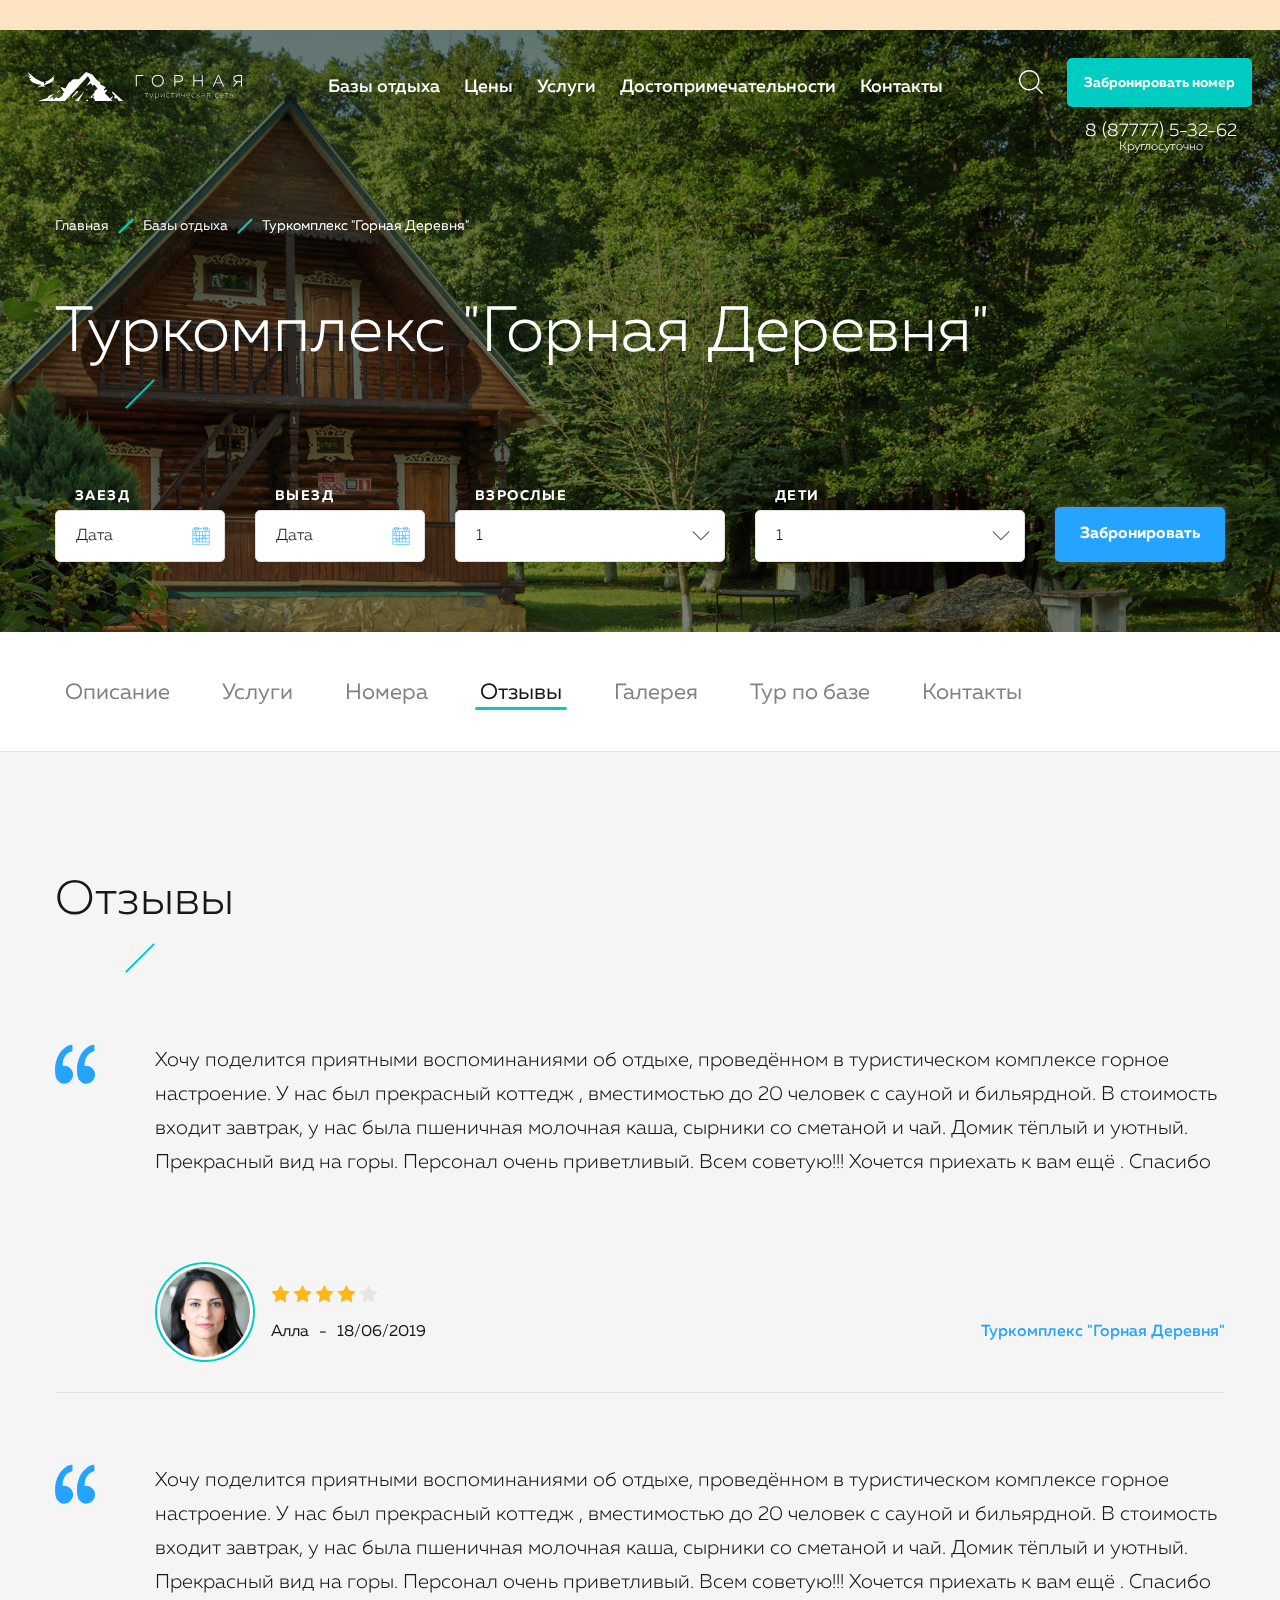
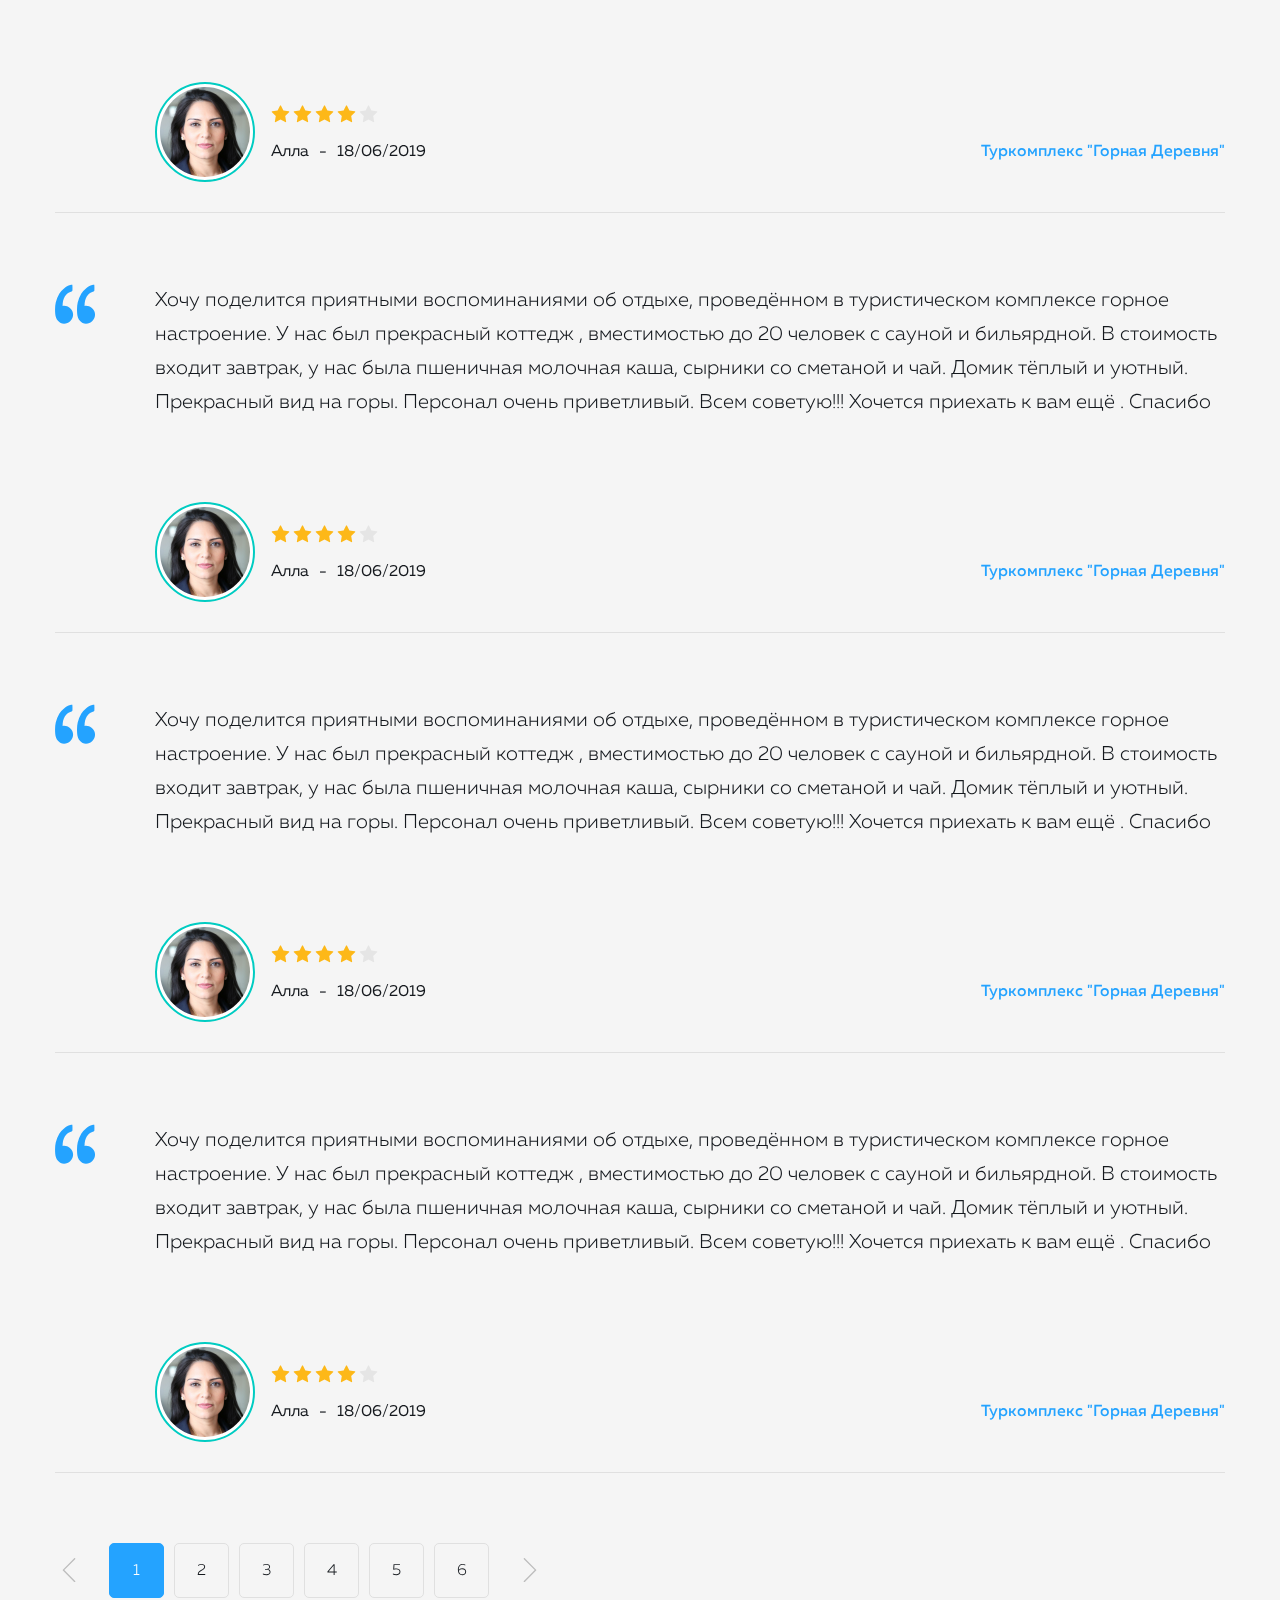
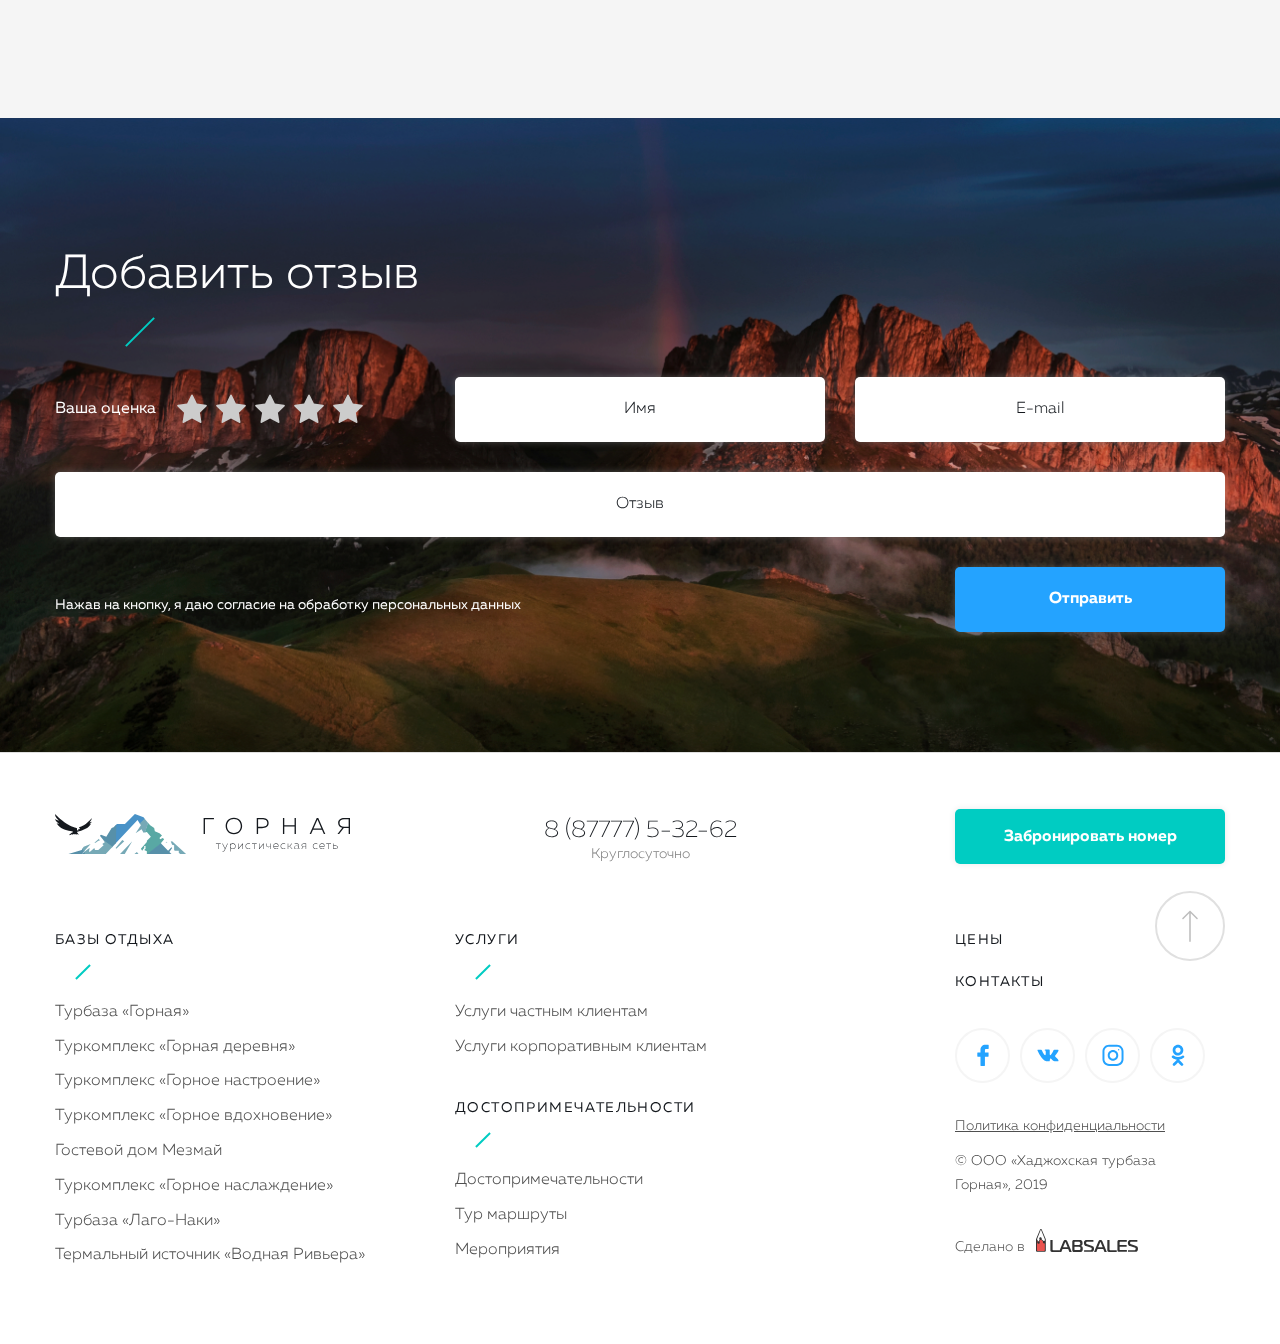
<file: baza-otzyvy.html>
<!DOCTYPE html>
<html lang="ru" class="html-sth">
<head>
    <meta charset="UTF-8">
    <meta name="viewport" content="width=device-width, initial-scale=1, shrink-to-fit=no">
    <title>Главная</title>
    <!-- <link rel="icon" href="img/favicon.png"> -->
	
    <link rel="stylesheet" type="text/css" href="css/bootstrap.min.css"/>
    <!-- <link rel="stylesheet" type="text/css" href="fonts/magistral/magistral.css" /> -->
    <link rel="stylesheet" type="text/css" href="css/font.css"/>
    <!-- <link rel="stylesheet" type="text/css" href="fonts/font-awesome/css/font-awesome.min.css" /> -->
    <link rel="stylesheet" type="text/css" href="swiper/swiper.min.css" />
    <!-- <link rel="stylesheet" type="text/css" href="textfield/textfield.css" /> -->
    <link rel="stylesheet" type="text/css" href="css/bootstrap-grid-float.css" />
        <link rel="stylesheet" type="text/css" href="jqueryUI/jquery-ui.css" />
    <link rel="stylesheet" type="text/css" href="fancybox/jquery.fancybox.min.css" />

    <link rel="stylesheet" type="text/css" href="css/style.css"/>
    <link rel="stylesheet" type="text/css" href="css/media.css"/>
    <link rel="stylesheet" type="text/css" href="css/dg.css"/>
    <!--[if lte IE 9]>
        <script src="js/ie9/html5shiv.min.js"></script>
        <script src="js/ie9/respond.min.js"></script>
    <![endif]-->   
</head>
<body> 

<div class="abc" style="background-color: #3300aa;background-color: #ffe4c4; height: 30px;"></div>


<div class="big-head">
    <div class="header header--fix">
        <div class="header__container">
            <div class="header__row">
                <div class="header__col-1">
                    <div class="header__logo-wrap">
                        <a class="header__logo" href="/">
                            <img class="header__logo-img" src="img/logo-white.svg" alt="">
                        </a>
                    </div>
                </div>
                <div class="header__col-2">
                    <div class="header__links-row">
                        <!-- <div class="header__link-wrap">
                            <a class="header__link" href="">Базы отдыха</a>
                        </div> -->
                        <div class="header__link-wrap">
                            <div class="accrd">
                                <div class="accrd__top">
                                    <a class="header__link accrd__top-link" href="">Базы отдыха</a>
                                </div>
                                <div class="accrd__bottom">
                                    <div class="accrd__eff-wrap">
                                        <div class="accrd__links-bl">
                                            <div class="accrd__item">
                                                <a class="accrd__link" href="">Турбаза «Горная»</a>
                                            </div>
                                            <div class="accrd__item">
                                                <a class="accrd__link" href="">Туркомплекс «Горная деревня»</a>
                                            </div>
                                            <div class="accrd__item">
                                                <a class="accrd__link" href="">Туркомплекс «Горное настроение»</a>
                                            </div>
                                            <div class="accrd__item">
                                                <a class="accrd__link" href="">Туркомплекс «Горное вдохновение»</a>
                                            </div>
                                            <div class="accrd__item">
                                                <a class="accrd__link active" href="">Гостевой дом Мезмай</a>
                                            </div>
                                            <div class="accrd__item">
                                                <a class="accrd__link" href="">Туркомплекс «Горное наслаждение»</a>
                                            </div>
                                            <div class="accrd__item">
                                                <a class="accrd__link" href="">Турбаза «Лаго-Наки»</a>
                                            </div>
                                            <div class="accrd__item">
                                                <a class="accrd__link" href="">Термальный источник «Водная Ривьера»</a>
                                            </div>
                                        </div>
                                    </div>
                                </div>
                            </div>
                        </div>
                        <!-- <div class="header__link-wrap">
                            <a class="header__link" href="">Базы отдыха</a>
                        </div> -->
                        <div class="header__link-wrap">
                            <a class="header__link" href="">Цены</a>
                        </div>
                        <div class="header__link-wrap">
                            <a class="header__link" href="">Услуги</a>
                        </div>
                        <div class="header__link-wrap">
                            <a class="header__link" href="">Достопримечательности</a>
                        </div>
                        <div class="header__link-wrap">
                            <a class="header__link" href="">Контакты</a>
                        </div>
                    </div>
                </div>
                <div class="header__col-3">
                    <div class="header__phone-bl">
                        <div class="header__phone-wrap">
                            <a class="header__phone" href="tel:8 (87777) 5-32-62">8 (87777) 5-32-62</a>
                        </div>
                        <div class="header__phone-descript">Круглосуточно</div>
                    </div>
                    <div class="header__search">
                        <a class="header__search-btn js--header-search-btn" href="">
                            <svg class="header__search-icon" width="24" height="24" viewBox="0 0 24 24" fill="#ffffff" xmlns="http://www.w3.org/2000/svg">
                                <path d="M23.7898 22.8L17.9575 16.9676C19.522 15.1689 20.4692 12.8222 20.4692 10.2572C20.4692 4.61107 15.8767 0.0239258 10.2359 0.0239258C4.58983 0.0239258 0.00268555 4.61639 0.00268555 10.2572C0.00268555 15.898 4.59515 20.4904 10.2359 20.4904C12.8009 20.4904 15.1477 19.5432 16.9464 17.9787L22.7787 23.8111C22.9171 23.9494 23.1033 24.0239 23.2843 24.0239C23.4652 24.0239 23.6515 23.9547 23.7898 23.8111C24.0665 23.5343 24.0665 23.0767 23.7898 22.8ZM1.43417 10.2572C1.43417 5.40397 5.38273 1.46073 10.2306 1.46073C15.0838 1.46073 19.0271 5.40929 19.0271 10.2572C19.0271 15.1051 15.0838 19.059 10.2306 19.059C5.38273 19.059 1.43417 15.1104 1.43417 10.2572Z" />
                            </svg>
                        </a>
                    </div>
                    <div class="header__bron">
                        <a class="header__bron-btn js--hbron-btn" href="">Забронировать номер</a>
                    </div>
                    <div class="header__burger-wrap">
                        <div class="burger js--burger">
                            <div class="burger__line burger__line-1"></div>
                            <div class="burger__line burger__line-2"></div>
                            <div class="burger__line burger__line-3"></div>
                        </div>
                    </div>
                </div>
            </div>
        </div>
        <div class="header__search-block">
            <div class="search-bl">
                <div class="container search-bl__container">
                    <div class="search-bl__effect-el">
                        <div class="search-bl__el">
                            <input class="search-bl__input" type="text" placeholder="Поиск">
                            <button class="search-bl__btn">
                                <img class="search-bl__btn-icon" src="img/search-bl-icon-01.svg" alt="">
                            </button>
                        </div>
                    </div>
                </div>
            </div>
        </div>
    </div>
    
    
    <div class="header-bron-block">
        <div class="hbron-form">
            <div class="hbron-form__mobile-header">
                <div class="hbron-form__title-wrap">
                    <div class="hbron-form__title">Найти номер</div>
                </div>
                <div class="hbron-form__close hbron-form__close--2">
                    <img class="hbron-form__close-icon" src="img/hbron-close-icon.svg" alt="">
                </div>
            </div>
            <form class="hbron-form__el" action="">
                <div class="hbron-form__box">
                    <div class="hbron-form__close hbron-form__close--1">
                        <img class="hbron-form__close-icon" src="img/hbron-close-icon.svg" alt="">
                    </div>
                    <div class="row hbron-form__row">

                        <div class="col-xl-12 col-lg-12 col-md-12 col-sm-12 col-12 hbron-form__col-1 hbron-form__col-desktop">
                            <div class="hbron-form__title-wrap">
                                <div class="hbron-form__title">Найти номер</div>
                            </div>
                        </div>
                        <div class="col-xl-12 col-lg-12 col-md-12 col-sm-12 col-12 hbron-form__col-1">
                            <div class="broniform__item hbron-form__item">
                                <div class="broniform__item-h">База отдыха</div>
                                <div class="broniform__item-inp">
                                    <select class="gorn-select" name="" id="">
                                        <option value="">Любая</option>
                                        <option value="">База 1</option>
                                        <option value="">База 2</option>
                                        <option value="">База 3</option>
                                    </select>
                                </div>
                            </div>
                        </div>
                        <!-- <div class="col-xl-12 col-lg-12 col-md-12 col-sm-12 col-12 hbron-form__col-1">
                            <div class="broniform__item hbron-form__item">
                                <div class="broniform__item-h">База отдыха</div>
                                <div class="broniform__item-inp">
                                    <input class="gorn-input hbron-form__input gorn-datepicker" type="text" name="" id="" placeholder="Дата">
                                </div>
                            </div>
                        </div> -->
                        <!-- <div class="col-xl-6 col-lg-6 col-md-6 col-sm-6 col-6 hbron-form__col-2">
                            <div class="broniform__item hbron-form__item">
                                <div class="broniform__item-h">Заезд</div>
                                <div class="broniform__item-inp">
                                    <select class="gorn-select" name="" id="">
                                        <option value="">14.06.2019</option>
                                        <option value="">15.06.2019</option>
                                        <option value="">16.06.2019</option>
                                    </select>
                                </div>
                            </div>
                        </div> -->
                        <div class="col-xl-6 col-lg-6 col-md-6 col-sm-6 col-6 hbron-form__col-2">
                            <div class="broniform__item hbron-form__item">
                                <div class="broniform__item-h">Заезд</div>
                                <div class="broniform__item-inp">
                                    <input class="gorn-input hbron-form__input gorn-datepicker" type="text" name="" id="" placeholder="Дата">
                                </div>
                            </div>
                        </div>
                        <!-- <div class="col-xl-6 col-lg-6 col-md-6 col-sm-6 col-6 hbron-form__col-2">
                            <div class="broniform__item hbron-form__item">
                                <div class="broniform__item-h">Выезд</div>
                                <div class="broniform__item-inp">
                                    <select class="gorn-select" name="" id="">
                                        <option value="">14.06.2019</option>
                                        <option value="">15.06.2019</option>
                                        <option value="">16.06.2019</option>
                                    </select>
                                </div>
                            </div>
                        </div> -->
                        <div class="col-xl-6 col-lg-6 col-md-6 col-sm-6 col-6 hbron-form__col-2">
                            <div class="broniform__item hbron-form__item">
                                <div class="broniform__item-h">Выезд</div>
                                <div class="broniform__item-inp">
                                    <input class="gorn-input hbron-form__input gorn-datepicker" type="text" name="" id="" placeholder="Дата">
                                </div>
                            </div>
                        </div>
                        <div class="col-xl-6 col-lg-6 col-md-6 col-sm-6 col-6 hbron-form__col-2">
                            <div class="broniform__item hbron-form__item">
                                <div class="broniform__item-h">Взрослые</div>
                                <div class="broniform__item-inp">
                                    <select class="gorn-select" name="" id="">
                                        <option value="">1</option>
                                        <option value="">2</option>
                                        <option value="">3</option>
                                    </select>
                                </div>
                            </div>
                        </div>
                        <div class="col-xl-6 col-lg-6 col-md-6 col-sm-6 col-6 hbron-form__col-2">
                            <div class="broniform__item hbron-form__item">
                                <div class="broniform__item-h">Дети</div>
                                <div class="broniform__item-inp">
                                    <select class="gorn-select" name="" id="">
                                        <option value="">1</option>
                                        <option value="">2</option>
                                        <option value="">3</option>
                                    </select>
                                </div>
                            </div>
                        </div>
                        <div class="col-xl-12 col-lg-12 col-md-12 col-sm-12 col-12 hbron-form__col-1">
                            <div class="hbron-form__btn-wrap">
                                <div class="blue-btn broniform__btn hbron-form__btn">Найти номер</div>
                            </div>
                        </div>


                    </div>

                </div>
            </form>
        </div>
    </div>
    <div class="mobile-menu">
        <div class="mobile-menu__top">
            <div class="mobile-menu__top-row">
                <div class="header__logo-wrap mobile-menu__logo-wrap">
                    <a class="header__logo" href="/">
                        <img class="header__logo-img mobile-menu__logo" src="img/color-logo.svg" alt="">
                    </a>
                </div>
                <div class="mobile-menu__close-wrap">
                    <div class="burger-close mobile-menu__close js--menu-close">
                        <div class="burger-close__line-1"></div>
                        <div class="burger-close__line-2"></div>
                    </div>
                </div>
            </div>

        </div>
        <div class="mobile-menu__center">
            <div class="mlinks">
                <div class="mlinks__item">
                    <div class="mob-accrd">
                        <div class="mob-accrd__top">
                            <div class="mob-accrd__name">Базы отдыха</div>
                        </div>
                        <div class="mob-accrd__bottom">
                            <div class="mob-accrd__effect-wrap">
                                <div class="mob-accrd__links">

                                    <div class="mob-accrd__link-wrap">
                                        <a class="mob-accrd__link" href="">Турбаза «Горная»</a>
                                    </div>
                                    <div class="mob-accrd__link-wrap">
                                        <a class="mob-accrd__link" href="">Туркомплекс «Горная деревня»</a>
                                    </div>
                                    <div class="mob-accrd__link-wrap">
                                        <a class="mob-accrd__link" href="">Туркомплекс «Горное настроение»</a>
                                    </div>
                                    <div class="mob-accrd__link-wrap">
                                        <a class="mob-accrd__link" href="">Туркомплекс «Горное вдохновение»</a>
                                    </div>
                                    <div class="mob-accrd__link-wrap">
                                        <a class="mob-accrd__link active" href="">Гостевой дом Мезмай</a>
                                    </div>
                                    <div class="mob-accrd__link-wrap">
                                        <a class="mob-accrd__link" href="">Туркомплекс «Горное наслаждение»</a>
                                    </div>
                                    <div class="mob-accrd__link-wrap">
                                        <a class="mob-accrd__link" href="">Турбаза «Лаго-Наки»</a>
                                    </div>
                                    <div class="mob-accrd__link-wrap">
                                        <a class="mob-accrd__link" href="">Термальный источник «Водная Ривьера»</a>
                                    </div>

                                </div>
                            </div>
                        </div>

                    </div>
                </div>
                <div class="mlinks__item">
                    <a class="mlinks__link" href="">Цены</a>
                </div>
                <div class="mlinks__item">
                    <a class="mlinks__link" href="">Достопримечательности</a>
                </div>
                <div class="mlinks__item">
                    <div class="mob-accrd">
                        <div class="mob-accrd__top">
                            <div class="mob-accrd__name">Услуги</div>
                        </div>
                        <div class="mob-accrd__bottom">
                            <div class="mob-accrd__effect-wrap">
                                <div class="mob-accrd__links">
    
                                    <div class="mob-accrd__link-wrap">
                                        <a class="mob-accrd__link" href="">Пункт 1</a>
                                    </div>
                                    <div class="mob-accrd__link-wrap">
                                        <a class="mob-accrd__link" href="">Пункт 2</a>
                                    </div>
                                    <div class="mob-accrd__link-wrap">
                                        <a class="mob-accrd__link" href="">Пункт 3</a>
                                    </div>
                                    <div class="mob-accrd__link-wrap">
                                        <a class="mob-accrd__link" href="">Пункт 4</a>
                                    </div>
                                    <div class="mob-accrd__link-wrap">
                                        <a class="mob-accrd__link" href="">Пункт 5</a>
                                    </div>
                                    <div class="mob-accrd__link-wrap">
                                        <a class="mob-accrd__link" href="">Пункт 6</a>
                                    </div>
                                    <div class="mob-accrd__link-wrap">
                                        <a class="mob-accrd__link" href="">Пункт 7</a>
                                    </div>
    
                                </div>
                            </div>
                        </div>
                    </div>

                </div>

                <div class="mlinks__item">
                    <a class="mlinks__link" href="">Контакты</a>
                </div>
            </div>
            <div class="m-search">
                <form class="form" action="">
                    <div class="m-search__el">
                            <input class="m-search__input" type="text" placeholder="Поиск">
                            <button class="m-search__btn">
                                <!-- <img class="m-search__btn-icon m-search__btn-icon--1" src="img/mob-search-1.svg" alt=""> -->
                                <!-- <img class="m-search__btn-icon m-search__btn-icon--2" src="img/mob-search-2.svg" alt=""> -->
                                <img class="m-search__btn-icon" src="img/mob-search-2.svg" alt="">
                            </button>
                    </div>

                </form>
            </div>
        </div>
        <div class="mobile-menu__bottom">
            <div class="mobile-menu__bottom-bl">
                <div class="mobile-menu__phone-bl">
                    <div class="footer__phone-wrap">
                        <a class="footer__phone" href="tel:8 (87777) 5-32-62">8 (87777) 5-32-62</a>
                    </div>
                    <div class="footer__phone-descript">Круглосуточно</div>
                </div>
                <div class="mobile-menu__zakaz">
                    <a class="footer__zakaz-btn mobile-menu__zakaz-btn js--hbron-btn" href="">Забронировать номер</a>
                </div>
            </div>
        </div>

    </div>

    <div class="baza-item-scr" style="background-image: url(img/baza-item-scr-01.jpg);">
        <div class="baza-item-scr__dark-bg"></div>
        <div class="baza-item-scr__content">
            <div class="container">
                <div class="row">
                    <div class="col-xl-12 col-lg-12 col-md-12 col-sm-12 col-12">
                        <div class="baza-item-scr__bread">
                            <div class="breadcrumb bread-c bread-c--white">
                                <a class="breadcrumb-item" href="#">Главная</a>
                                <a class="breadcrumb-item" href="#">Базы отдыха</a>
                                <!-- <a class="breadcrumb-item" href="#">Главная</a> -->
                                <span class="breadcrumb-item active">Туркомплекс "Горная Деревня"</span>
                            </div>
                        </div>
                    </div>
                    <div class="col-xl-12 col-lg-12 col-md-12 col-sm-12 col-12">
                        <div class="baza-item-scr__title-wrap">
                            <div class="page-head__title baza-item-scr__title">Туркомплекс "Горная Деревня"</div>
                        </div>
                    </div>
                    <div class="col-xl-12 col-lg-12 col-md-12 col-sm-12 col-12 hidden-lg-up">
                        <div class="baza-item-scr__mobile-btn-wrap">
                            <button class="blue-btn baza-item-scr__mobile-btn js--hbron-btn">Забронировать</button>
                        </div>
                    </div>
                </div>
            </div>

        </div>
    </div>
    <div class="broniform">
        <div class="container">
            <div class="row">
                <div class="col-xl-12 col-lg-12 col-md-12 col-sm-12 col-12">
                    <div class="broniform__el-wrap">
                        <form class="broniform__el" action="">
                            <div class="row broniform__new-row">
                                <div class=" col-xl-2 col-lg-2 col-12 broniform__col-1">
                                    <div class="broniform__item">
                                        <div class="broniform__item-h">Заезд</div>
                                        <div class="broniform__item-inp">
                                            <input class="gorn-input broniform__input gorn-datepicker" type="text" name="" id="" placeholder="Дата">
                                        </div>
                                    </div>
                                </div>
                                <div class=" col-xl-2 col-lg-2 col-12 broniform__col-2">
                                    <div class="broniform__item">
                                        <div class="broniform__item-h">Выезд</div>
                                        <div class="broniform__item-inp">
                                            <input class="gorn-input broniform__input gorn-datepicker" type="text" name="" id="" placeholder="Дата">
                                        </div>
                                    </div>
                                </div>
                                <div class=" col-xl-3 col-lg-2 col-12 broniform__col-3">
                                    <div class="broniform__item">
                                        <div class="broniform__item-h">Взрослые</div>
                                        <div class="broniform__item-inp">
                                            <select class="gorn-select" name="" id="">
                                                <option value="">1</option>
                                                <option value="">2</option>
                                                <option value="">3</option>
                                            </select>
                                        </div>
                                    </div>
                                </div>
                                <div class=" col-xl-3 col-lg-2 col-12 broniform__col-4">
                                    <div class="broniform__item">
                                        <div class="broniform__item-h">Дети</div>
                                        <div class="broniform__item-inp">
                                            <select class="gorn-select" name="" id="">
                                                <option value="">1</option>
                                                <option value="">2</option>
                                                <option value="">3</option>
                                            </select>
                                        </div>
                                    </div>
                                </div>
                                <div class=" col-xl-2 col-lg-2 col-12 broniform__col-5">
                                    <div class="blue-btn broniform__btn">Забронировать</div>
                                </div>
                            </div>
                        </form>
                    </div>
                </div>
            </div>
        </div>
    </div>
</div>


<div class="menu-otdyh">
    <div class="container">
        <div class="row">
            <div class="col-xl-12 col-lg-12 col-md-12 col-sm-12 col-12">
                <div class="menu-otdyh__row js--tab-row">
                    <div class="menu-otdyh__item">
                        <a class="menu-otdyh__link js--tab-link" href="">Описание</a>
                    </div>
                    <div class="menu-otdyh__item">
                        <a class="menu-otdyh__link js--tab-link" href="">Услуги</a>
                    </div> 
                    <div class="menu-otdyh__item">
                        <a class="menu-otdyh__link js--tab-link" href="">Номера</a>
                    </div>
                    <div class="menu-otdyh__item">
                        <a class="menu-otdyh__link js--tab-link active" href="">Отзывы</a>
                    </div>
                    <div class="menu-otdyh__item">
                        <a class="menu-otdyh__link js--tab-link" href="">Галерея</a>
                    </div>
                    <div class="menu-otdyh__item">
                        <a class="menu-otdyh__link js--tab-link" href="">Тур по базе</a>
                    </div>
                    <div class="menu-otdyh__item">
                        <a class="menu-otdyh__link js--tab-link" href="">Контакты</a>
                    </div>
                </div>
            </div>
        </div>
    </div>
</div>


<div class="otzyvy-scr">
    <div class="container">
        <div class="row">
            <div class="col-xl-12 col-lg-12 col-md-12 col-sm-12 col-12">
                <div class="std__h-wrap otzyvy-scr__title-wrap">
                    <div class="std__h otzyvy-scr__title">Отзывы</div>
                </div>
            </div>
            <div class="col-xl-12 col-lg-12 col-md-12 col-sm-12 col-12">
                    <div class="otzyv-item">
                        <div class="otzyv-item__text-wrap">
                            <img class="otzyv-item__text-icon" src="img/otzyv-icon.svg" alt="">
                            <div class="otzyv-item__text">
                                Хочу поделится приятными воспоминаниями об отдыхе, проведённом в туристическом комплексе горное настроение. У нас был прекрасный коттедж , вместимостью до 20 человек с сауной и бильярдной. В стоимость входит завтрак, у нас была пшеничная молочная каша, сырники со сметаной и чай. Домик тёплый и уютный. Прекрасный вид на горы. Персонал очень приветливый. Всем советую!!! Хочется приехать к вам ещё . Спасибо
                            </div>
                        </div>
                        <div class="otzyv-item__bottom">
                            <div class="otzyv-item__bottom-left">
                                <div class="otzyv-item__client">
                                    <div class="otzyv-item__client-col-1">
                                        <div class="otzyv-item__client-round">
                                            <div class="otzyv-item__client-photo" style="background-image: url(img/otzyv-client-01.jpg)"></div>
                                        </div>
                                    </div>
                                    <div class="otzyv-item__client-col-2">
                                        <div class="otzyv-item__rating-wrap">
                                            <div class="otzyv-item__rating">
                                                <div class="static-star">
                                                    <div class="static-star__item orange">
                                                        <svg width="17" height="17" viewBox="0 0 1792 1792" xmlns="http://www.w3.org/2000/svg" class="svg-star-static">
                                                            <path d="M1728 647q0 22-26 48l-363 354 86 500q1 7 1 20 0 21-10.5 35.5t-30.5 14.5q-19 0-40-12l-449-236-449 236q-22 12-40 12-21 0-31.5-14.5t-10.5-35.5q0-6 2-20l86-500-364-354q-25-27-25-48 0-37 56-46l502-73 225-455q19-41 49-41t49 41l225 455 502 73q56 9 56 46z"></path>
                                                        </svg>
                                                    </div>
                                                    <div class="static-star__item orange">
                                                        <svg width="17" height="17" viewBox="0 0 1792 1792" xmlns="http://www.w3.org/2000/svg" class="svg-star-static">
                                                            <path d="M1728 647q0 22-26 48l-363 354 86 500q1 7 1 20 0 21-10.5 35.5t-30.5 14.5q-19 0-40-12l-449-236-449 236q-22 12-40 12-21 0-31.5-14.5t-10.5-35.5q0-6 2-20l86-500-364-354q-25-27-25-48 0-37 56-46l502-73 225-455q19-41 49-41t49 41l225 455 502 73q56 9 56 46z"></path>
                                                        </svg>
                                                    </div>
                                                    <div class="static-star__item orange">
                                                        <svg width="17" height="17" viewBox="0 0 1792 1792" xmlns="http://www.w3.org/2000/svg" class="svg-star-static">
                                                            <path d="M1728 647q0 22-26 48l-363 354 86 500q1 7 1 20 0 21-10.5 35.5t-30.5 14.5q-19 0-40-12l-449-236-449 236q-22 12-40 12-21 0-31.5-14.5t-10.5-35.5q0-6 2-20l86-500-364-354q-25-27-25-48 0-37 56-46l502-73 225-455q19-41 49-41t49 41l225 455 502 73q56 9 56 46z"></path>
                                                        </svg>
                                                    </div>
                                                    <div class="static-star__item orange">
                                                        <svg width="17" height="17" viewBox="0 0 1792 1792" xmlns="http://www.w3.org/2000/svg" class="svg-star-static">
                                                            <path d="M1728 647q0 22-26 48l-363 354 86 500q1 7 1 20 0 21-10.5 35.5t-30.5 14.5q-19 0-40-12l-449-236-449 236q-22 12-40 12-21 0-31.5-14.5t-10.5-35.5q0-6 2-20l86-500-364-354q-25-27-25-48 0-37 56-46l502-73 225-455q19-41 49-41t49 41l225 455 502 73q56 9 56 46z"></path>
                                                        </svg>
                                                    </div>
                                                    <div class="static-star__item">
                                                        <svg width="17" height="17" viewBox="0 0 1792 1792" xmlns="http://www.w3.org/2000/svg" class="svg-star-static">
                                                            <path d="M1728 647q0 22-26 48l-363 354 86 500q1 7 1 20 0 21-10.5 35.5t-30.5 14.5q-19 0-40-12l-449-236-449 236q-22 12-40 12-21 0-31.5-14.5t-10.5-35.5q0-6 2-20l86-500-364-354q-25-27-25-48 0-37 56-46l502-73 225-455q19-41 49-41t49 41l225 455 502 73q56 9 56 46z"></path>
                                                        </svg>
                                                    </div>
                                                </div>
                                            </div>
                                        </div>
                                        <div class="otzyv-item__name-wrap">
                                            <div class="otzyv-item__name">
                                                Алла<span class="otzyv-item__name-hr">-</span>18/06/2019
                                            </div>
                                        </div>
                                    </div>
                                </div>
                            </div>
                            <div class="otzyv-item__bottom-right">
                                <div class="otzyv-item__object-wrap">
                                    <a class="otzyv-item__object" href="">Туркомплекс "Горная Деревня"</a>
                                </div>
                            </div>
                        </div>
                    </div>
            </div>
            <div class="col-xl-12 col-lg-12 col-md-12 col-sm-12 col-12">
                    <div class="otzyv-item">
                        <div class="otzyv-item__text-wrap">
                            <img class="otzyv-item__text-icon" src="img/otzyv-icon.svg" alt="">
                            <div class="otzyv-item__text">
                                Хочу поделится приятными воспоминаниями об отдыхе, проведённом в туристическом комплексе горное настроение. У нас был прекрасный коттедж , вместимостью до 20 человек с сауной и бильярдной. В стоимость входит завтрак, у нас была пшеничная молочная каша, сырники со сметаной и чай. Домик тёплый и уютный. Прекрасный вид на горы. Персонал очень приветливый. Всем советую!!! Хочется приехать к вам ещё . Спасибо
                            </div>
                        </div>
                        <div class="otzyv-item__bottom">
                            <div class="otzyv-item__bottom-left">
                                <div class="otzyv-item__client">
                                    <div class="otzyv-item__client-col-1">
                                        <div class="otzyv-item__client-round">
                                            <div class="otzyv-item__client-photo" style="background-image: url(img/otzyv-client-01.jpg)"></div>
                                        </div>
                                    </div>
                                    <div class="otzyv-item__client-col-2">
                                        <div class="otzyv-item__rating-wrap">
                                            <div class="otzyv-item__rating">
                                                <div class="static-star">
                                                    <div class="static-star__item orange">
                                                        <svg width="17" height="17" viewBox="0 0 1792 1792" xmlns="http://www.w3.org/2000/svg" class="svg-star-static">
                                                            <path d="M1728 647q0 22-26 48l-363 354 86 500q1 7 1 20 0 21-10.5 35.5t-30.5 14.5q-19 0-40-12l-449-236-449 236q-22 12-40 12-21 0-31.5-14.5t-10.5-35.5q0-6 2-20l86-500-364-354q-25-27-25-48 0-37 56-46l502-73 225-455q19-41 49-41t49 41l225 455 502 73q56 9 56 46z"></path>
                                                        </svg>
                                                    </div>
                                                    <div class="static-star__item orange">
                                                        <svg width="17" height="17" viewBox="0 0 1792 1792" xmlns="http://www.w3.org/2000/svg" class="svg-star-static">
                                                            <path d="M1728 647q0 22-26 48l-363 354 86 500q1 7 1 20 0 21-10.5 35.5t-30.5 14.5q-19 0-40-12l-449-236-449 236q-22 12-40 12-21 0-31.5-14.5t-10.5-35.5q0-6 2-20l86-500-364-354q-25-27-25-48 0-37 56-46l502-73 225-455q19-41 49-41t49 41l225 455 502 73q56 9 56 46z"></path>
                                                        </svg>
                                                    </div>
                                                    <div class="static-star__item orange">
                                                        <svg width="17" height="17" viewBox="0 0 1792 1792" xmlns="http://www.w3.org/2000/svg" class="svg-star-static">
                                                            <path d="M1728 647q0 22-26 48l-363 354 86 500q1 7 1 20 0 21-10.5 35.5t-30.5 14.5q-19 0-40-12l-449-236-449 236q-22 12-40 12-21 0-31.5-14.5t-10.5-35.5q0-6 2-20l86-500-364-354q-25-27-25-48 0-37 56-46l502-73 225-455q19-41 49-41t49 41l225 455 502 73q56 9 56 46z"></path>
                                                        </svg>
                                                    </div>
                                                    <div class="static-star__item orange">
                                                        <svg width="17" height="17" viewBox="0 0 1792 1792" xmlns="http://www.w3.org/2000/svg" class="svg-star-static">
                                                            <path d="M1728 647q0 22-26 48l-363 354 86 500q1 7 1 20 0 21-10.5 35.5t-30.5 14.5q-19 0-40-12l-449-236-449 236q-22 12-40 12-21 0-31.5-14.5t-10.5-35.5q0-6 2-20l86-500-364-354q-25-27-25-48 0-37 56-46l502-73 225-455q19-41 49-41t49 41l225 455 502 73q56 9 56 46z"></path>
                                                        </svg>
                                                    </div>
                                                    <div class="static-star__item">
                                                        <svg width="17" height="17" viewBox="0 0 1792 1792" xmlns="http://www.w3.org/2000/svg" class="svg-star-static">
                                                            <path d="M1728 647q0 22-26 48l-363 354 86 500q1 7 1 20 0 21-10.5 35.5t-30.5 14.5q-19 0-40-12l-449-236-449 236q-22 12-40 12-21 0-31.5-14.5t-10.5-35.5q0-6 2-20l86-500-364-354q-25-27-25-48 0-37 56-46l502-73 225-455q19-41 49-41t49 41l225 455 502 73q56 9 56 46z"></path>
                                                        </svg>
                                                    </div>
                                                </div>
                                            </div>
                                        </div>
                                        <div class="otzyv-item__name-wrap">
                                            <div class="otzyv-item__name">
                                                Алла<span class="otzyv-item__name-hr">-</span>18/06/2019
                                            </div>
                                        </div>
                                    </div>
                                </div>
                            </div>
                            <div class="otzyv-item__bottom-right">
                                <div class="otzyv-item__object-wrap">
                                    <a class="otzyv-item__object" href="">Туркомплекс "Горная Деревня"</a>
                                </div>
                            </div>
                        </div>
                    </div>
            </div>
            <div class="col-xl-12 col-lg-12 col-md-12 col-sm-12 col-12">
                    <div class="otzyv-item">
                        <div class="otzyv-item__text-wrap">
                            <img class="otzyv-item__text-icon" src="img/otzyv-icon.svg" alt="">
                            <div class="otzyv-item__text">
                                Хочу поделится приятными воспоминаниями об отдыхе, проведённом в туристическом комплексе горное настроение. У нас был прекрасный коттедж , вместимостью до 20 человек с сауной и бильярдной. В стоимость входит завтрак, у нас была пшеничная молочная каша, сырники со сметаной и чай. Домик тёплый и уютный. Прекрасный вид на горы. Персонал очень приветливый. Всем советую!!! Хочется приехать к вам ещё . Спасибо
                            </div>
                        </div>
                        <div class="otzyv-item__bottom">
                            <div class="otzyv-item__bottom-left">
                                <div class="otzyv-item__client">
                                    <div class="otzyv-item__client-col-1">
                                        <div class="otzyv-item__client-round">
                                            <div class="otzyv-item__client-photo" style="background-image: url(img/otzyv-client-01.jpg)"></div>
                                        </div>
                                    </div>
                                    <div class="otzyv-item__client-col-2">
                                        <div class="otzyv-item__rating-wrap">
                                            <div class="otzyv-item__rating">
                                                <div class="static-star">
                                                    <div class="static-star__item orange">
                                                        <svg width="17" height="17" viewBox="0 0 1792 1792" xmlns="http://www.w3.org/2000/svg" class="svg-star-static">
                                                            <path d="M1728 647q0 22-26 48l-363 354 86 500q1 7 1 20 0 21-10.5 35.5t-30.5 14.5q-19 0-40-12l-449-236-449 236q-22 12-40 12-21 0-31.5-14.5t-10.5-35.5q0-6 2-20l86-500-364-354q-25-27-25-48 0-37 56-46l502-73 225-455q19-41 49-41t49 41l225 455 502 73q56 9 56 46z"></path>
                                                        </svg>
                                                    </div>
                                                    <div class="static-star__item orange">
                                                        <svg width="17" height="17" viewBox="0 0 1792 1792" xmlns="http://www.w3.org/2000/svg" class="svg-star-static">
                                                            <path d="M1728 647q0 22-26 48l-363 354 86 500q1 7 1 20 0 21-10.5 35.5t-30.5 14.5q-19 0-40-12l-449-236-449 236q-22 12-40 12-21 0-31.5-14.5t-10.5-35.5q0-6 2-20l86-500-364-354q-25-27-25-48 0-37 56-46l502-73 225-455q19-41 49-41t49 41l225 455 502 73q56 9 56 46z"></path>
                                                        </svg>
                                                    </div>
                                                    <div class="static-star__item orange">
                                                        <svg width="17" height="17" viewBox="0 0 1792 1792" xmlns="http://www.w3.org/2000/svg" class="svg-star-static">
                                                            <path d="M1728 647q0 22-26 48l-363 354 86 500q1 7 1 20 0 21-10.5 35.5t-30.5 14.5q-19 0-40-12l-449-236-449 236q-22 12-40 12-21 0-31.5-14.5t-10.5-35.5q0-6 2-20l86-500-364-354q-25-27-25-48 0-37 56-46l502-73 225-455q19-41 49-41t49 41l225 455 502 73q56 9 56 46z"></path>
                                                        </svg>
                                                    </div>
                                                    <div class="static-star__item orange">
                                                        <svg width="17" height="17" viewBox="0 0 1792 1792" xmlns="http://www.w3.org/2000/svg" class="svg-star-static">
                                                            <path d="M1728 647q0 22-26 48l-363 354 86 500q1 7 1 20 0 21-10.5 35.5t-30.5 14.5q-19 0-40-12l-449-236-449 236q-22 12-40 12-21 0-31.5-14.5t-10.5-35.5q0-6 2-20l86-500-364-354q-25-27-25-48 0-37 56-46l502-73 225-455q19-41 49-41t49 41l225 455 502 73q56 9 56 46z"></path>
                                                        </svg>
                                                    </div>
                                                    <div class="static-star__item">
                                                        <svg width="17" height="17" viewBox="0 0 1792 1792" xmlns="http://www.w3.org/2000/svg" class="svg-star-static">
                                                            <path d="M1728 647q0 22-26 48l-363 354 86 500q1 7 1 20 0 21-10.5 35.5t-30.5 14.5q-19 0-40-12l-449-236-449 236q-22 12-40 12-21 0-31.5-14.5t-10.5-35.5q0-6 2-20l86-500-364-354q-25-27-25-48 0-37 56-46l502-73 225-455q19-41 49-41t49 41l225 455 502 73q56 9 56 46z"></path>
                                                        </svg>
                                                    </div>
                                                </div>
                                            </div>
                                        </div>
                                        <div class="otzyv-item__name-wrap">
                                            <div class="otzyv-item__name">
                                                Алла<span class="otzyv-item__name-hr">-</span>18/06/2019
                                            </div>
                                        </div>
                                    </div>
                                </div>
                            </div>
                            <div class="otzyv-item__bottom-right">
                                <div class="otzyv-item__object-wrap">
                                    <a class="otzyv-item__object" href="">Туркомплекс "Горная Деревня"</a>
                                </div>
                            </div>
                        </div>
                    </div>
            </div>
            <div class="col-xl-12 col-lg-12 col-md-12 col-sm-12 col-12">
                    <div class="otzyv-item">
                        <div class="otzyv-item__text-wrap">
                            <img class="otzyv-item__text-icon" src="img/otzyv-icon.svg" alt="">
                            <div class="otzyv-item__text">
                                Хочу поделится приятными воспоминаниями об отдыхе, проведённом в туристическом комплексе горное настроение. У нас был прекрасный коттедж , вместимостью до 20 человек с сауной и бильярдной. В стоимость входит завтрак, у нас была пшеничная молочная каша, сырники со сметаной и чай. Домик тёплый и уютный. Прекрасный вид на горы. Персонал очень приветливый. Всем советую!!! Хочется приехать к вам ещё . Спасибо
                            </div>
                        </div>
                        <div class="otzyv-item__bottom">
                            <div class="otzyv-item__bottom-left">
                                <div class="otzyv-item__client">
                                    <div class="otzyv-item__client-col-1">
                                        <div class="otzyv-item__client-round">
                                            <div class="otzyv-item__client-photo" style="background-image: url(img/otzyv-client-01.jpg)"></div>
                                        </div>
                                    </div>
                                    <div class="otzyv-item__client-col-2">
                                        <div class="otzyv-item__rating-wrap">
                                            <div class="otzyv-item__rating">
                                                <div class="static-star">
                                                    <div class="static-star__item orange">
                                                        <svg width="17" height="17" viewBox="0 0 1792 1792" xmlns="http://www.w3.org/2000/svg" class="svg-star-static">
                                                            <path d="M1728 647q0 22-26 48l-363 354 86 500q1 7 1 20 0 21-10.5 35.5t-30.5 14.5q-19 0-40-12l-449-236-449 236q-22 12-40 12-21 0-31.5-14.5t-10.5-35.5q0-6 2-20l86-500-364-354q-25-27-25-48 0-37 56-46l502-73 225-455q19-41 49-41t49 41l225 455 502 73q56 9 56 46z"></path>
                                                        </svg>
                                                    </div>
                                                    <div class="static-star__item orange">
                                                        <svg width="17" height="17" viewBox="0 0 1792 1792" xmlns="http://www.w3.org/2000/svg" class="svg-star-static">
                                                            <path d="M1728 647q0 22-26 48l-363 354 86 500q1 7 1 20 0 21-10.5 35.5t-30.5 14.5q-19 0-40-12l-449-236-449 236q-22 12-40 12-21 0-31.5-14.5t-10.5-35.5q0-6 2-20l86-500-364-354q-25-27-25-48 0-37 56-46l502-73 225-455q19-41 49-41t49 41l225 455 502 73q56 9 56 46z"></path>
                                                        </svg>
                                                    </div>
                                                    <div class="static-star__item orange">
                                                        <svg width="17" height="17" viewBox="0 0 1792 1792" xmlns="http://www.w3.org/2000/svg" class="svg-star-static">
                                                            <path d="M1728 647q0 22-26 48l-363 354 86 500q1 7 1 20 0 21-10.5 35.5t-30.5 14.5q-19 0-40-12l-449-236-449 236q-22 12-40 12-21 0-31.5-14.5t-10.5-35.5q0-6 2-20l86-500-364-354q-25-27-25-48 0-37 56-46l502-73 225-455q19-41 49-41t49 41l225 455 502 73q56 9 56 46z"></path>
                                                        </svg>
                                                    </div>
                                                    <div class="static-star__item orange">
                                                        <svg width="17" height="17" viewBox="0 0 1792 1792" xmlns="http://www.w3.org/2000/svg" class="svg-star-static">
                                                            <path d="M1728 647q0 22-26 48l-363 354 86 500q1 7 1 20 0 21-10.5 35.5t-30.5 14.5q-19 0-40-12l-449-236-449 236q-22 12-40 12-21 0-31.5-14.5t-10.5-35.5q0-6 2-20l86-500-364-354q-25-27-25-48 0-37 56-46l502-73 225-455q19-41 49-41t49 41l225 455 502 73q56 9 56 46z"></path>
                                                        </svg>
                                                    </div>
                                                    <div class="static-star__item">
                                                        <svg width="17" height="17" viewBox="0 0 1792 1792" xmlns="http://www.w3.org/2000/svg" class="svg-star-static">
                                                            <path d="M1728 647q0 22-26 48l-363 354 86 500q1 7 1 20 0 21-10.5 35.5t-30.5 14.5q-19 0-40-12l-449-236-449 236q-22 12-40 12-21 0-31.5-14.5t-10.5-35.5q0-6 2-20l86-500-364-354q-25-27-25-48 0-37 56-46l502-73 225-455q19-41 49-41t49 41l225 455 502 73q56 9 56 46z"></path>
                                                        </svg>
                                                    </div>
                                                </div>
                                            </div>
                                        </div>
                                        <div class="otzyv-item__name-wrap">
                                            <div class="otzyv-item__name">
                                                Алла<span class="otzyv-item__name-hr">-</span>18/06/2019
                                            </div>
                                        </div>
                                    </div>
                                </div>
                            </div>
                            <div class="otzyv-item__bottom-right">
                                <div class="otzyv-item__object-wrap">
                                    <a class="otzyv-item__object" href="">Туркомплекс "Горная Деревня"</a>
                                </div>
                            </div>
                        </div>
                    </div>
            </div>
            <div class="col-xl-12 col-lg-12 col-md-12 col-sm-12 col-12">
                    <div class="otzyv-item">
                        <div class="otzyv-item__text-wrap">
                            <img class="otzyv-item__text-icon" src="img/otzyv-icon.svg" alt="">
                            <div class="otzyv-item__text">
                                Хочу поделится приятными воспоминаниями об отдыхе, проведённом в туристическом комплексе горное настроение. У нас был прекрасный коттедж , вместимостью до 20 человек с сауной и бильярдной. В стоимость входит завтрак, у нас была пшеничная молочная каша, сырники со сметаной и чай. Домик тёплый и уютный. Прекрасный вид на горы. Персонал очень приветливый. Всем советую!!! Хочется приехать к вам ещё . Спасибо
                            </div>
                        </div>
                        <div class="otzyv-item__bottom">
                            <div class="otzyv-item__bottom-left">
                                <div class="otzyv-item__client">
                                    <div class="otzyv-item__client-col-1">
                                        <div class="otzyv-item__client-round">
                                            <div class="otzyv-item__client-photo" style="background-image: url(img/otzyv-client-01.jpg)"></div>
                                        </div>
                                    </div>
                                    <div class="otzyv-item__client-col-2">
                                        <div class="otzyv-item__rating-wrap">
                                            <div class="otzyv-item__rating">
                                                <div class="static-star">
                                                    <div class="static-star__item orange">
                                                        <svg width="17" height="17" viewBox="0 0 1792 1792" xmlns="http://www.w3.org/2000/svg" class="svg-star-static">
                                                            <path d="M1728 647q0 22-26 48l-363 354 86 500q1 7 1 20 0 21-10.5 35.5t-30.5 14.5q-19 0-40-12l-449-236-449 236q-22 12-40 12-21 0-31.5-14.5t-10.5-35.5q0-6 2-20l86-500-364-354q-25-27-25-48 0-37 56-46l502-73 225-455q19-41 49-41t49 41l225 455 502 73q56 9 56 46z"></path>
                                                        </svg>
                                                    </div>
                                                    <div class="static-star__item orange">
                                                        <svg width="17" height="17" viewBox="0 0 1792 1792" xmlns="http://www.w3.org/2000/svg" class="svg-star-static">
                                                            <path d="M1728 647q0 22-26 48l-363 354 86 500q1 7 1 20 0 21-10.5 35.5t-30.5 14.5q-19 0-40-12l-449-236-449 236q-22 12-40 12-21 0-31.5-14.5t-10.5-35.5q0-6 2-20l86-500-364-354q-25-27-25-48 0-37 56-46l502-73 225-455q19-41 49-41t49 41l225 455 502 73q56 9 56 46z"></path>
                                                        </svg>
                                                    </div>
                                                    <div class="static-star__item orange">
                                                        <svg width="17" height="17" viewBox="0 0 1792 1792" xmlns="http://www.w3.org/2000/svg" class="svg-star-static">
                                                            <path d="M1728 647q0 22-26 48l-363 354 86 500q1 7 1 20 0 21-10.5 35.5t-30.5 14.5q-19 0-40-12l-449-236-449 236q-22 12-40 12-21 0-31.5-14.5t-10.5-35.5q0-6 2-20l86-500-364-354q-25-27-25-48 0-37 56-46l502-73 225-455q19-41 49-41t49 41l225 455 502 73q56 9 56 46z"></path>
                                                        </svg>
                                                    </div>
                                                    <div class="static-star__item orange">
                                                        <svg width="17" height="17" viewBox="0 0 1792 1792" xmlns="http://www.w3.org/2000/svg" class="svg-star-static">
                                                            <path d="M1728 647q0 22-26 48l-363 354 86 500q1 7 1 20 0 21-10.5 35.5t-30.5 14.5q-19 0-40-12l-449-236-449 236q-22 12-40 12-21 0-31.5-14.5t-10.5-35.5q0-6 2-20l86-500-364-354q-25-27-25-48 0-37 56-46l502-73 225-455q19-41 49-41t49 41l225 455 502 73q56 9 56 46z"></path>
                                                        </svg>
                                                    </div>
                                                    <div class="static-star__item">
                                                        <svg width="17" height="17" viewBox="0 0 1792 1792" xmlns="http://www.w3.org/2000/svg" class="svg-star-static">
                                                            <path d="M1728 647q0 22-26 48l-363 354 86 500q1 7 1 20 0 21-10.5 35.5t-30.5 14.5q-19 0-40-12l-449-236-449 236q-22 12-40 12-21 0-31.5-14.5t-10.5-35.5q0-6 2-20l86-500-364-354q-25-27-25-48 0-37 56-46l502-73 225-455q19-41 49-41t49 41l225 455 502 73q56 9 56 46z"></path>
                                                        </svg>
                                                    </div>
                                                </div>
                                            </div>
                                        </div>
                                        <div class="otzyv-item__name-wrap">
                                            <div class="otzyv-item__name">
                                                Алла<span class="otzyv-item__name-hr">-</span>18/06/2019
                                            </div>
                                        </div>
                                    </div>
                                </div>
                            </div>
                            <div class="otzyv-item__bottom-right">
                                <div class="otzyv-item__object-wrap">
                                    <a class="otzyv-item__object" href="">Туркомплекс "Горная Деревня"</a>
                                </div>
                            </div>
                        </div>
                    </div>
            </div>
            <div class="col-xl-12 col-lg-12 col-md-12 col-sm-12 col-12">
                <div class="otzyvy-scr__pag-wrap">
                    <div class="baza-pag">
                        <a class="baza-pag__prev" href="">
                            <img class="baza-pag__icon" src="img/baza-pag-prev.svg" alt="">
                        </a>
                        <a class="baza-pag__link active" href="">1</a>
                        <a class="baza-pag__link" href="">2</a>
                        <a class="baza-pag__link" href="">3</a>
                        <a class="baza-pag__link" href="">4</a>
                        <a class="baza-pag__link" href="">5</a>
                        <a class="baza-pag__link" href="">6</a>
                        <a class="baza-pag__next" href="">
                            <img class="baza-pag__icon" src="img/baza-pag-next.svg" alt="">
                        </a>

                    </div>
                </div>
            </div>
        </div>
    </div>
</div>




<div class="est-vopros otzyv-send" style="background-image: url(img/otzyv-send-01.jpg)">
    <div class="est-vopros__dark-bg"></div>
    <form class="est-vopros__form" action="">
        <div class="container">
            <div class="row">
                <div class="col-xl-12 col-lg-12 col-md-12 col-sm-12 col-12">
                    <div class="std__h-wrap est-vopros__title-wrap">
                        <div class="std__h est-vopros__title">Добавить отзыв</div>
                    </div>
                </div>
                <!-- <div class="col-xl-12 col-lg-12 col-md-12 col-sm-12 col-12"></div> -->
                <div class="col-xl-4 col-lg-12 col-md-12 col-sm-12 col-12">
                    <div class="otzyv-send__star-row">
                        <div class="otzyv-send__star-name-wrap">
                            <div class="otzyv-send__star-name">Ваша оценка</div>
                        </div>
                        <div class="otzyv-send__star-wrap">
                            <div class="stars-block stars-block--big js--stars-block">
                                <div class="stars-block__input-wrap">
                                    <input class="stars-block__input" type="text" name="" id="" value="0" readonly="">
                                </div>
                                <div class="stars-block__item" data-star="1">
                                <svg width="32" height="32" viewBox="0 0 1792 1792" xmlns="http://www.w3.org/2000/svg" class="svg-star">
                                    <path d="M1728 647q0 22-26 48l-363 354 86 500q1 7 1 20 0 21-10.5 35.5t-30.5 14.5q-19 0-40-12l-449-236-449 236q-22 12-40 12-21 0-31.5-14.5t-10.5-35.5q0-6 2-20l86-500-364-354q-25-27-25-48 0-37 56-46l502-73 225-455q19-41 49-41t49 41l225 455 502 73q56 9 56 46z"></path>
                                </svg>
                                </div>
                                <div class="stars-block__item" data-star="2">
                                <svg width="32" height="32" viewBox="0 0 1792 1792" xmlns="http://www.w3.org/2000/svg" class="svg-star">
                                    <path d="M1728 647q0 22-26 48l-363 354 86 500q1 7 1 20 0 21-10.5 35.5t-30.5 14.5q-19 0-40-12l-449-236-449 236q-22 12-40 12-21 0-31.5-14.5t-10.5-35.5q0-6 2-20l86-500-364-354q-25-27-25-48 0-37 56-46l502-73 225-455q19-41 49-41t49 41l225 455 502 73q56 9 56 46z"></path>
                                </svg>
                                </div>
                                <div class="stars-block__item" data-star="3">
                                <svg width="32" height="32" viewBox="0 0 1792 1792" xmlns="http://www.w3.org/2000/svg" class="svg-star">
                                    <path d="M1728 647q0 22-26 48l-363 354 86 500q1 7 1 20 0 21-10.5 35.5t-30.5 14.5q-19 0-40-12l-449-236-449 236q-22 12-40 12-21 0-31.5-14.5t-10.5-35.5q0-6 2-20l86-500-364-354q-25-27-25-48 0-37 56-46l502-73 225-455q19-41 49-41t49 41l225 455 502 73q56 9 56 46z"></path>
                                </svg>
                                </div>
                                <div class="stars-block__item" data-star="4">
                                <svg width="32" height="32" viewBox="0 0 1792 1792" xmlns="http://www.w3.org/2000/svg" class="svg-star">
                                    <path d="M1728 647q0 22-26 48l-363 354 86 500q1 7 1 20 0 21-10.5 35.5t-30.5 14.5q-19 0-40-12l-449-236-449 236q-22 12-40 12-21 0-31.5-14.5t-10.5-35.5q0-6 2-20l86-500-364-354q-25-27-25-48 0-37 56-46l502-73 225-455q19-41 49-41t49 41l225 455 502 73q56 9 56 46z"></path>
                                </svg>
                                </div>
                                <div class="stars-block__item" data-star="5">
                                <svg width="32" height="32" viewBox="0 0 1792 1792" xmlns="http://www.w3.org/2000/svg" class="svg-star">
                                    <path d="M1728 647q0 22-26 48l-363 354 86 500q1 7 1 20 0 21-10.5 35.5t-30.5 14.5q-19 0-40-12l-449-236-449 236q-22 12-40 12-21 0-31.5-14.5t-10.5-35.5q0-6 2-20l86-500-364-354q-25-27-25-48 0-37 56-46l502-73 225-455q19-41 49-41t49 41l225 455 502 73q56 9 56 46z"></path>
                                </svg>
                                </div>
                            </div>
                        </div>
                    </div>

                </div>
                <div class="col-xl-4 col-lg-6 col-md-6 col-sm-12 col-12">
                    <div class="est-vopros__inp-bl">
                        <input class="est-vopros__inp" type="text" name="" id="" placeholder="Имя">
                    </div>
                </div>
                <div class="col-xl-4 col-lg-6 col-md-6 col-sm-12 col-12">
                    <div class="est-vopros__inp-bl">
                        <input class="est-vopros__inp" type="text" name="" id="" placeholder="E-mail">
                    </div>
                </div>
                <div class="col-xl-12 col-lg-12 col-md-12 col-sm-12 col-12">
                    <div class="est-vopros__inp-bl">
                        <!-- <input class="est-vopros__inp" type="text" name="" id="" placeholder="Комментарий"> -->
                        <!-- <input class="est-vopros__inp" type="text" name="" id="" placeholder="Комментарий"> -->
                        <textarea class="est-vopros__inp est-vopros__textarea" name="" id="" cols="" rows="" placeholder="Отзыв"></textarea>
                    </div>
                </div>
                <div class="col-xl-12 col-lg-12 col-md-12 col-sm-12 col-12">
                    <div class="est-vopros__btn-row">
                        <div class="est-vopros__privacy-wrap">
                            <div class="est-vopros__privacy">Нажав на кнопку, я даю согласие на обработку персональных данных</div>
                        </div>
                        <div class="est-vopros__btn-wrap">
                            <button class="blue-btn est-vopros__btn">Отправить</button>
                        </div>
                    </div>
                </div>
            </div>
        </div>
    </form>
    
</div>


<div class="footer">
    <a class="footer__back-btn" href="">
        <svg class="footer__back-btn-icon" width="70" height="70" viewBox="0 0 70 70" fill="none" xmlns="http://www.w3.org/2000/svg">
            <circle class="footer__back-btn-color-1" cx="35" cy="35" r="34" transform="rotate(-180 35 35)" stroke="#E0E0E0" stroke-width="2"/>
            <path class="footer__back-btn-color-2" d="M34.9999 51.0315C35.4269 51.0315 35.7684 50.6899 35.7684 50.263L35.7684 22.3083L41.5053 28.0452C41.8081 28.3479 42.2894 28.3479 42.5921 28.0452C42.8949 27.7424 42.8949 27.2611 42.5921 26.9584L35.5433 19.9095C35.3958 19.762 35.194 19.6844 34.9999 19.6844C34.8058 19.6844 34.604 19.762 34.4565 19.9095L27.4077 26.9584C27.1049 27.2611 27.1049 27.7424 27.4077 28.0452C27.7104 28.3479 28.1917 28.3479 28.4945 28.0452L34.2314 22.3083L34.2314 50.263C34.2314 50.6899 34.5729 51.0315 34.9999 51.0315Z" fill="#BDBDBD"/>
        </svg>
    </a>
    <div class="container">
        <div class="row">
            <div class="col-xl-4 col-lg-4 col-md-6 col-sm-12 col-12 footer__col-1">
                <div class="footer__logo-wrap">
                    <a class="footer__logo-link" href="">
                        <img class="footer__logo" src="img/color-logo.svg" alt="">
                    </a>
                </div>
            </div>
            <div class="col-xl-4 col-lg-4 col-md-6 col-sm-12 col-12 footer__col-2">
                <div class="footer__phone-bl">
                    <div class="footer__phone-wrap">
                        <a class="footer__phone" href="tel:8 (87777) 5-32-62">8 (87777) 5-32-62</a>
                    </div>
                    <div class="footer__phone-descript">Круглосуточно</div>
                </div>
            </div>
            <div class="col-xl-3 offset-xl-1 col-lg-4 offset-lg-0 col-md-6 col-sm-12 col-12 offset-0 footer__col-3">
                <div class="footer__zakaz">
                    <a class="footer__zakaz-btn" href="">Забронировать номер</a>
                </div>
            </div>
            <div class="col-xl-12 col-lg-12 col-md-12 col-sm-12 col-12 footer__col-4">
                <div class="footer__hr"></div>
            </div>
            <div class="col-xl-4 col-lg-4 col-md-6 col-sm-12 col-12 footer__col-5">
                <div class="footer__pages">
                    <div class="footer__pages-h-wrap">
                        <a class="footer__pages-h" href="">Базы отдыха</a>
                    </div>
                    <div class="footer__pages-links">
                        <div class="footer__link-wrap">
                            <a class="footer__link" href="">Турбаза «Горная»</a>
                        </div>
                        <div class="footer__link-wrap">
                            <a class="footer__link" href="">Туркомплекс «Горная деревня»</a>
                        </div>
                        <div class="footer__link-wrap">
                            <a class="footer__link" href="">Туркомплекс «Горное настроение»</a>
                        </div>
                        <div class="footer__link-wrap">
                            <a class="footer__link" href="">Туркомплекс «Горное вдохновение»</a>
                        </div>
                        <div class="footer__link-wrap">
                            <a class="footer__link" href="">Гостевой дом Мезмай</a>
                        </div>
                        <div class="footer__link-wrap">
                            <a class="footer__link" href="">Туркомплекс «Горное наслаждение»</a>
                        </div>
                        <div class="footer__link-wrap">
                            <a class="footer__link" href="">Турбаза «Лаго-Наки»</a>
                        </div>
                        <div class="footer__link-wrap">
                            <a class="footer__link" href="">Термальный источник «Водная Ривьера»</a>
                        </div>
                    </div>

                </div>
            </div>
            <div class="col-xl-4 col-lg-4 col-md-6 col-sm-12 col-12 footer__col-6">

                <div class="footer__pages">
                    <div class="footer__pages-h-wrap">
                        <a class="footer__pages-h" href="">Услуги</a>
                    </div>
                    <div class="footer__pages-links">
                        <div class="footer__link-wrap">
                            <a class="footer__link" href="">Услуги частным клиентам</a>
                        </div>
                        <div class="footer__link-wrap">
                            <a class="footer__link" href="">Услуги корпоративным клиентам</a>
                        </div>
                    </div>
                </div>

                <div class="footer__pages">
                    <div class="footer__pages-h-wrap">
                        <a class="footer__pages-h" href="">Достопримечательности</a>
                    </div>
                    <div class="footer__pages-links">
                        <div class="footer__link-wrap">
                            <a class="footer__link" href="">Достопримечательности</a>
                        </div>
                        <div class="footer__link-wrap">
                            <a class="footer__link" href="">Тур маршруты</a>
                        </div>
                        <div class="footer__link-wrap">
                            <a class="footer__link" href="">Мероприятия</a>
                        </div>
                    </div>
                </div>

            </div>
            <div class="col-xl-3 offset-xl-1 col-lg-4 offset-lg-0 col-md-12 col-sm-12 col-12 offset-0 footer__col-7">
                <div class="footer__sng-links-bl">
                    <div class="footer__sng-link-wrap">
                        <a class="footer__sng-link" href="">Цены</a>
                    </div>
                    <div class="footer__sng-link-wrap">
                        <a class="footer__sng-link" href="">Контакты</a>
                    </div>
                </div>

                <div class="footer__social">
                    <div class="soc-links">
                        <div class="soc-links__item-wrap">
                            <a class="soc-links__item" href="">
                                <div class="soc-links__icon-wrap">
                                    <svg class="soc-links__icon" width="22" height="22" viewBox="0 0 23 23" fill="#24A3FF" xmlns="http://www.w3.org/2000/svg">
                                        <path d="M16.9992 0.90155L14.1463 0.896973C10.9411 0.896973 8.86983 3.02206 8.86983 6.3112V8.80752H6.00136C5.75349 8.80752 5.55276 9.00848 5.55276 9.25634V12.8732C5.55276 13.1211 5.75372 13.3218 6.00136 13.3218H8.86983V22.4484C8.86983 22.6963 9.07055 22.897 9.31842 22.897H13.061C13.3088 22.897 13.5095 22.696 13.5095 22.4484V13.3218H16.8635C17.1113 13.3218 17.312 13.1211 17.312 12.8732L17.3134 9.25634C17.3134 9.13733 17.266 9.02335 17.182 8.93913C17.098 8.8549 16.9836 8.80752 16.8646 8.80752H13.5095V6.69136C13.5095 5.67425 13.7519 5.15791 15.0769 5.15791L16.9987 5.15722C17.2464 5.15722 17.4471 4.95627 17.4471 4.70863V1.35014C17.4471 1.10273 17.2466 0.902008 16.9992 0.90155Z"/>
                                    </svg>
                                </div>
                            </a>
                        </div>
                        <div class="soc-links__item-wrap">
                            <a class="soc-links__item" href="">
                                <div class="soc-links__icon-wrap">
                                    <svg class="soc-links__icon" width="22" height="22" viewBox="0 0 23 23" fill="#24A3FF" xmlns="http://www.w3.org/2000/svg">
                                        <path fill-rule="evenodd" clip-rule="evenodd" d="M19.4344 13.5882C20.1642 14.3006 20.9344 14.971 21.5889 15.7553C21.8781 16.1039 22.1518 16.4636 22.3612 16.8681C22.6579 17.4431 22.3892 18.0758 21.8736 18.1102L18.6686 18.1087C17.8419 18.1773 17.1825 17.8445 16.628 17.2794C16.1843 16.8274 15.7734 16.3463 15.3467 15.8791C15.1717 15.6881 14.9887 15.5084 14.7699 15.3664C14.3324 15.0824 13.9526 15.1693 13.7026 15.6257C13.4479 16.0898 13.3902 16.6037 13.3652 17.121C13.3308 17.8757 13.1027 18.0741 12.3446 18.1087C10.7245 18.1851 9.18687 17.9399 7.75849 17.1226C6.49918 16.4021 5.52264 15.385 4.67267 14.2334C3.01775 11.9911 1.75042 9.52723 0.611382 6.99429C0.354995 6.42362 0.542497 6.11728 1.17215 6.10644C2.21772 6.08613 3.26315 6.08757 4.30995 6.10499C4.7349 6.11121 5.01623 6.35495 5.18031 6.75641C5.74599 8.14735 6.43817 9.4707 7.30701 10.6973C7.53839 11.0239 7.77432 11.3505 8.11029 11.5804C8.48197 11.8349 8.76496 11.7505 8.93981 11.3365C9.05076 11.0739 9.09934 10.7912 9.12435 10.51C9.20718 9.54263 9.2181 8.57693 9.07281 7.61296C8.98361 7.01135 8.64475 6.62189 8.04444 6.50804C7.73811 6.45 7.78372 6.33601 7.93204 6.16116C8.18966 5.85959 8.43195 5.67188 8.91495 5.67188H12.5371C13.1073 5.78442 13.234 6.04059 13.3121 6.61437L13.3152 10.6379C13.3089 10.86 13.4261 11.5191 13.8262 11.6662C14.1464 11.7708 14.3575 11.5146 14.5496 11.3116C15.4169 10.3912 16.0358 9.30337 16.5888 8.17698C16.8342 7.6817 17.0452 7.16734 17.2497 6.65341C17.4012 6.27204 17.6389 6.08439 18.0685 6.09271L21.5546 6.09581C21.658 6.09581 21.7626 6.09733 21.8627 6.11446C22.4501 6.21458 22.6111 6.46728 22.4297 7.04091C22.1438 7.94091 21.5876 8.69092 21.0437 9.44439C20.4623 10.2488 19.8406 11.0257 19.264 11.8349C18.7344 12.5739 18.7764 12.9464 19.4344 13.5882Z"/>
                                    </svg>
                                </div>
                            </a>
                        </div>
                        <div class="soc-links__item-wrap">
                            <a class="soc-links__item" href="">
                                <div class="soc-links__icon-wrap">
                                    <svg class="soc-links__icon" width="22" height="22" viewBox="0 0 23 23" fill="#24A3FF" xmlns="http://www.w3.org/2000/svg">
                                        <path d="M15.6245 0.896973H7.37445C3.57808 0.896973 0.499451 3.9756 0.499451 7.77197V16.022C0.499451 19.8183 3.57808 22.897 7.37445 22.897H15.6245C19.4208 22.897 22.4995 19.8183 22.4995 16.022V7.77197C22.4995 3.9756 19.4208 0.896973 15.6245 0.896973ZM20.437 16.022C20.437 18.6757 18.2782 20.8345 15.6245 20.8345H7.37445C4.7207 20.8345 2.56195 18.6757 2.56195 16.022V7.77197C2.56195 5.11822 4.7207 2.95947 7.37445 2.95947H15.6245C18.2782 2.95947 20.437 5.11822 20.437 7.77197V16.022Z"/>
                                        <path d="M11.4995 6.39697C8.46208 6.39697 5.99945 8.8596 5.99945 11.897C5.99945 14.9343 8.46208 17.397 11.4995 17.397C14.5368 17.397 16.9995 14.9343 16.9995 11.897C16.9995 8.8596 14.5368 6.39697 11.4995 6.39697ZM11.4995 15.3345C9.6047 15.3345 8.06195 13.7917 8.06195 11.897C8.06195 10.0008 9.6047 8.45947 11.4995 8.45947C13.3942 8.45947 14.937 10.0008 14.937 11.897C14.937 13.7917 13.3942 15.3345 11.4995 15.3345Z"/>
                                        <path d="M17.412 6.71745C17.8168 6.71745 18.1449 6.38933 18.1449 5.98458C18.1449 5.57983 17.8168 5.25171 17.412 5.25171C17.0073 5.25171 16.6792 5.57983 16.6792 5.98458C16.6792 6.38933 17.0073 6.71745 17.412 6.71745Z"/>
                                    </svg>
                                </div>
                            </a>
                        </div>
                        <div class="soc-links__item-wrap">
                            <a class="soc-links__item" href="">
                                <div class="soc-links__icon-wrap">
                                    <svg class="soc-links__icon" width="22" height="22" viewBox="0 0 23 23" fill="none" xmlns="http://www.w3.org/2000/svg">
                                        <path d="M10.4173 16.3932C8.71181 16.2153 7.17404 15.7953 5.85746 14.7656C5.6941 14.6375 5.52544 14.514 5.37636 14.3709C4.8001 13.8174 4.74203 13.1836 5.19802 12.5303C5.58811 11.9714 6.24294 11.8218 6.92358 12.1428C7.05537 12.205 7.18095 12.2827 7.30122 12.3661C9.75489 14.052 13.1256 14.0985 15.5885 12.4419C15.8325 12.2548 16.0933 12.1022 16.3956 12.0244C16.9834 11.8734 17.5315 12.0893 17.847 12.6036C18.2073 13.1909 18.2027 13.7642 17.7587 14.2202C17.0776 14.9193 16.2585 15.425 15.3484 15.778C14.4878 16.1116 13.5452 16.2796 12.6122 16.3911C12.753 16.5444 12.8194 16.6197 12.9074 16.7082C14.1742 17.981 15.4465 19.2485 16.7092 20.5252C17.1394 20.9602 17.2292 21.4996 16.9924 22.0056C16.7334 22.5586 16.1537 22.9224 15.5852 22.8835C15.2251 22.8586 14.9442 22.6793 14.6947 22.4279C13.7387 21.466 12.7648 20.5217 11.8281 19.5416C11.5556 19.2565 11.4245 19.3105 11.1839 19.5579C10.2222 20.548 9.24475 21.5229 8.26158 22.4922C7.82011 22.9275 7.29477 23.0058 6.7828 22.7572C6.23856 22.4934 5.89225 21.9379 5.91898 21.3796C5.93741 21.0019 6.12312 20.7134 6.38234 20.4547C7.63601 19.2029 8.88623 17.9478 10.1369 16.6939C10.2196 16.6105 10.2968 16.522 10.4173 16.3932Z" fill="#24A3FF"/>
                                        <path d="M11.4562 12.0326C8.4136 12.0222 5.91869 9.4999 5.93643 6.45247C5.95395 3.37139 8.45046 0.888469 11.523 0.896995C14.6018 0.905289 17.073 3.42393 17.0575 6.53703C17.0419 9.57824 14.5297 12.0432 11.4562 12.0326ZM14.2214 6.45984C14.2161 4.94672 13.011 3.74213 11.5009 3.74074C9.9781 3.73913 8.76221 4.96562 8.77396 6.49256C8.78525 7.99992 10.0007 9.19599 11.5149 9.19046C13.0246 9.18516 14.2264 7.97273 14.2214 6.45984Z" fill="#24A3FF"/>
                                    </svg>
                                </div>
                            </a>
                        </div>
                    </div>
                </div>
                <div class="footer__privacy-wrap">
                    <a class="footer__privacy" href="" target="_blank">Политика конфиденциальности</a>
                </div>
                <div class="footer__copyright-wrap">
                    <div class="footer__copyright">© ООО «Хаджохская турбаза Горная», 2019</div>
                </div>
                <div class="footer__created-wrap">
                    <a class="footer__created" href="">
                        <span>Сделано в</span>
                        <img src="img/copyright-dark.svg" alt="">
                    </a>
                </div>
            </div>
        </div>
    </div>
</div>





<script type="text/javascript" src="js/jquery-3.1.1.min.js"></script>
<script type="text/javascript" src="js/tether.min.js"></script>
<script type="text/javascript" src="js/bootstrap.min.js"></script>
<script type="text/javascript" src="js/modernizr-custom.js"></script>
<script type="text/javascript" src="swiper/swiper.min.js"></script>
<!-- <script type="text/javascript" src="js/min/skrollr.min.js"></script> -->
<!-- <script type="text/javascript" src="textfield/mdlComponentHandler.js"></script> -->
<!-- <script type="text/javascript" src="textfield/textfield.js"></script> -->
<!-- <script type="text/javascript" src="js/smooth-scrollbar.js"></script> -->
<script type="text/javascript" src="fancybox/jquery.fancybox.min.js"></script>


<script type="text/javascript" src="js/min/script.min.js"></script>
<script type="text/javascript" src="js/min/dg.min.js"></script>

<script type="text/javascript" src="jqueryUI/jquery-ui.js"></script>
<script type="text/javascript" src="jqueryUI/datepicker-ru.js"></script>
<script type="text/javascript">
    if ($('.gorn-datepicker').length) {
        $( ".gorn-datepicker" ).datepicker();
        $.datepicker.regional['ru'];        
    }
</script>

</body>
</html>
</file>
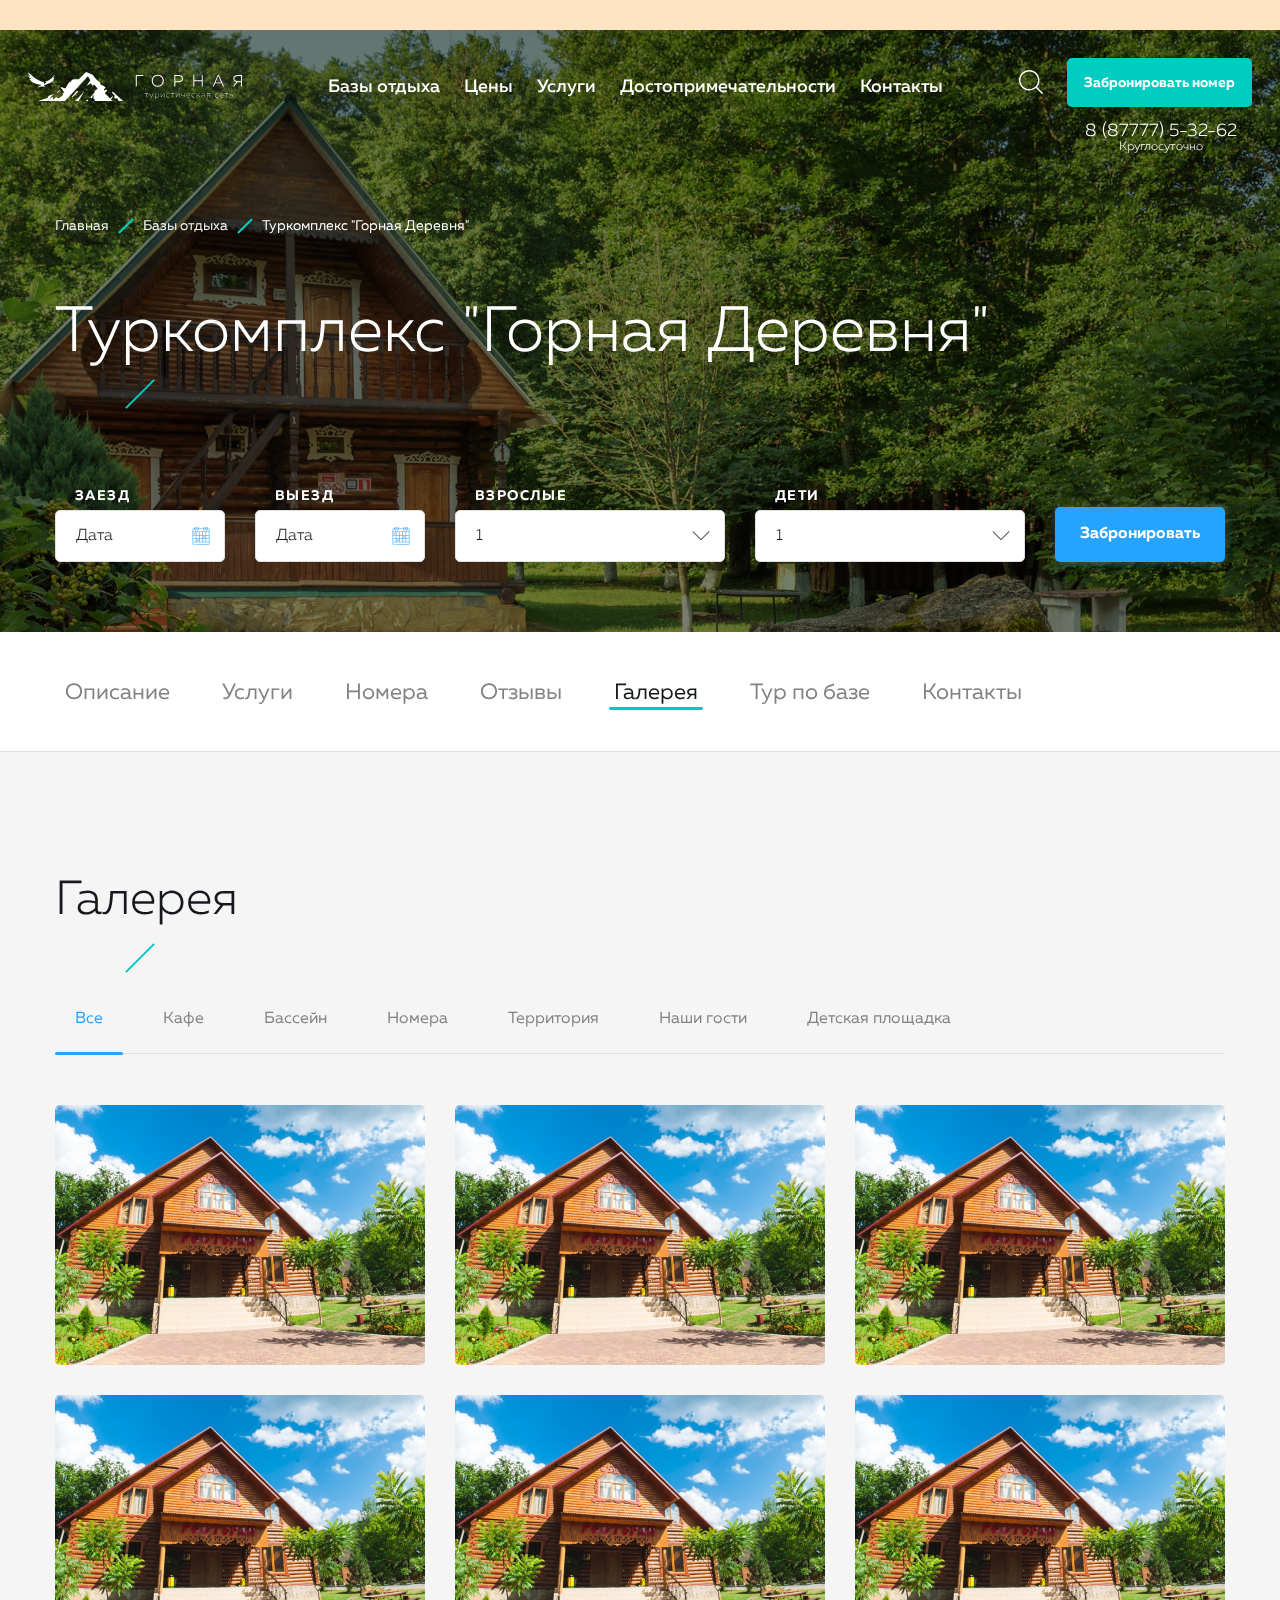
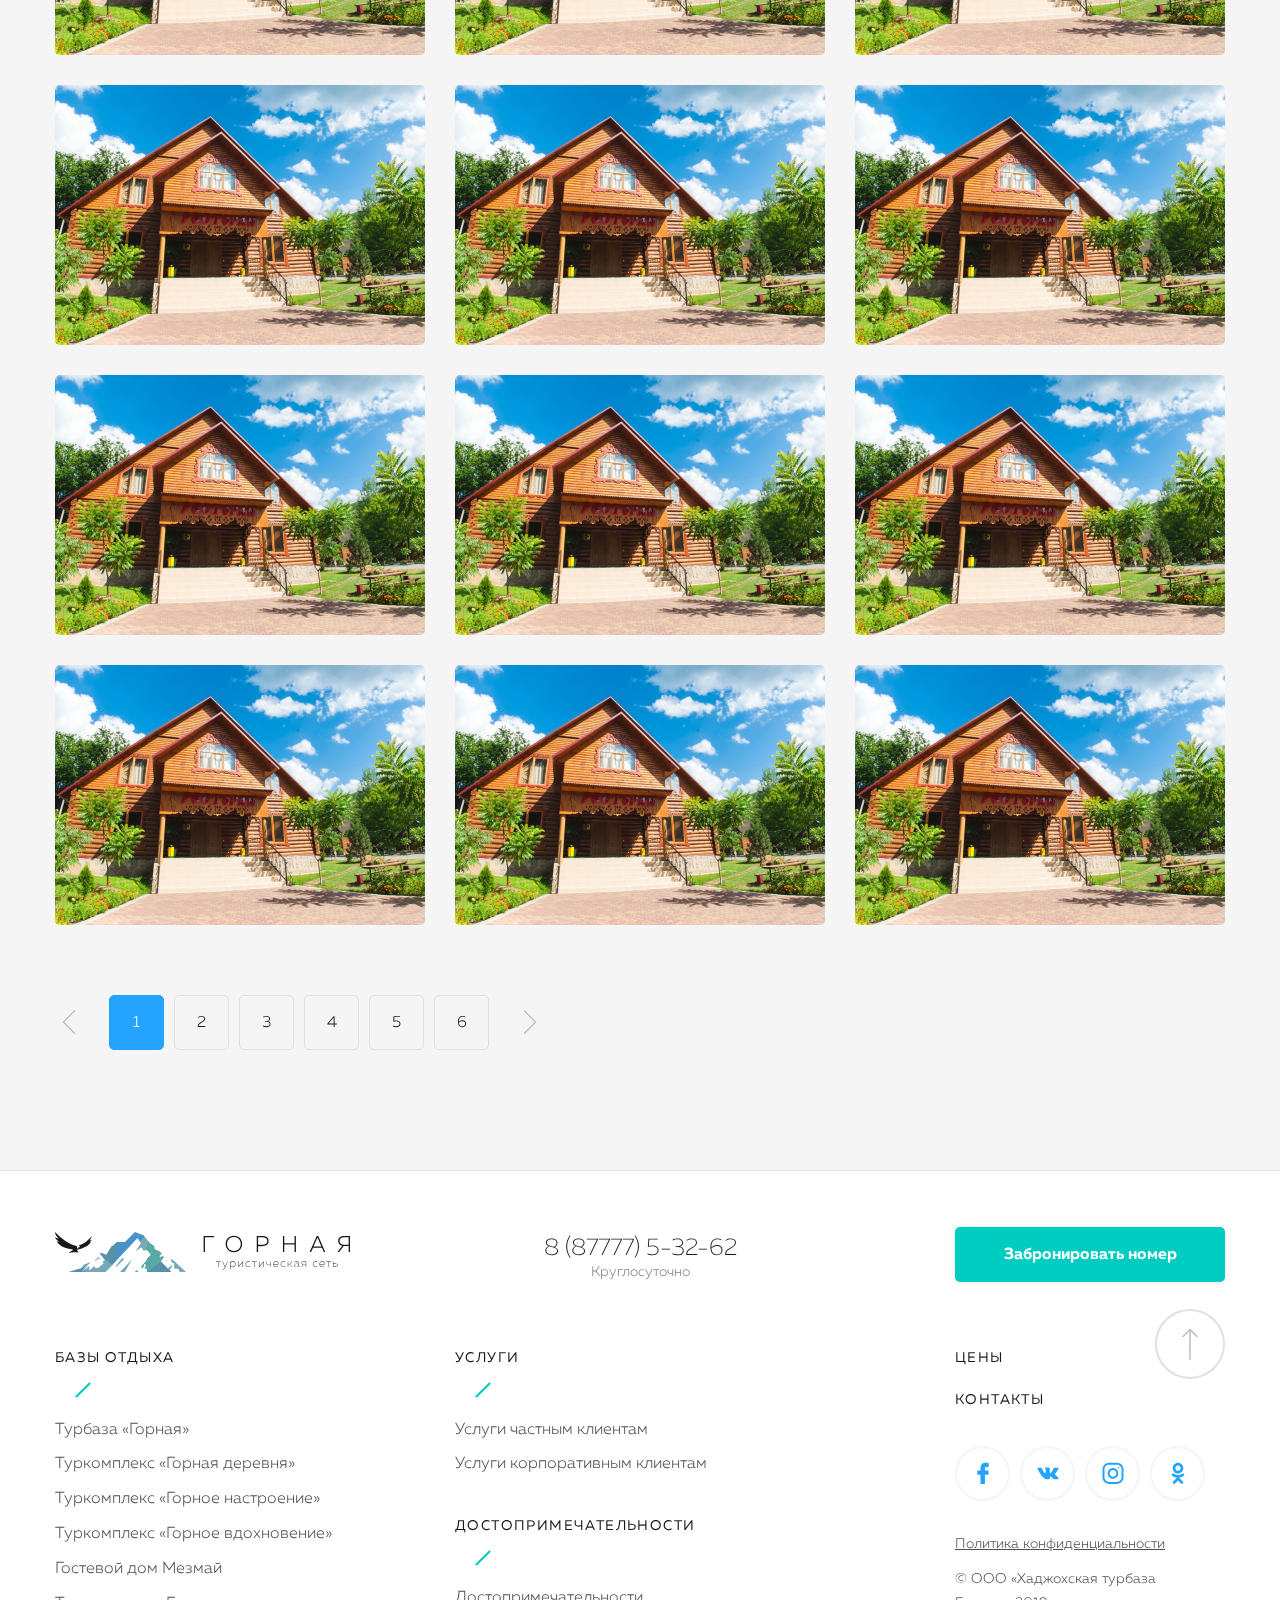
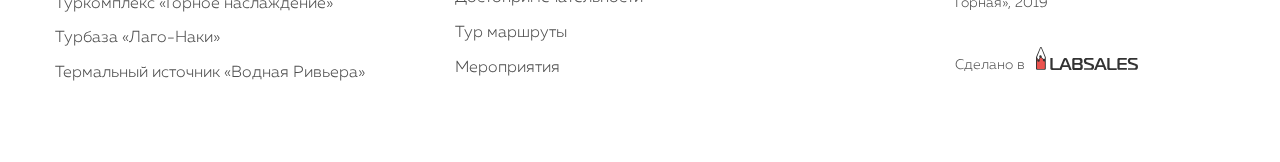
<file: baza-photo-gallery.html>
<!DOCTYPE html>
<html lang="ru" class="html-sth">
<head>
    <meta charset="UTF-8">
    <meta name="viewport" content="width=device-width, initial-scale=1, shrink-to-fit=no">
    <title>Главная</title>
    <!-- <link rel="icon" href="img/favicon.png"> -->
	
    <link rel="stylesheet" type="text/css" href="css/bootstrap.min.css"/>
    <!-- <link rel="stylesheet" type="text/css" href="fonts/magistral/magistral.css" /> -->
    <link rel="stylesheet" type="text/css" href="css/font.css"/>
    <!-- <link rel="stylesheet" type="text/css" href="fonts/font-awesome/css/font-awesome.min.css" /> -->
    <link rel="stylesheet" type="text/css" href="swiper/swiper.min.css" />
    <!-- <link rel="stylesheet" type="text/css" href="textfield/textfield.css" /> -->
    <link rel="stylesheet" type="text/css" href="css/bootstrap-grid-float.css" />
        <link rel="stylesheet" type="text/css" href="jqueryUI/jquery-ui.css" />
    <link rel="stylesheet" type="text/css" href="fancybox/jquery.fancybox.min.css" />

    <link rel="stylesheet" type="text/css" href="css/style.css"/>
    <link rel="stylesheet" type="text/css" href="css/media.css"/>
    <link rel="stylesheet" type="text/css" href="css/dg.css"/>
    <!--[if lte IE 9]>
        <script src="js/ie9/html5shiv.min.js"></script>
        <script src="js/ie9/respond.min.js"></script>
    <![endif]-->   
</head>
<body> 

<div class="abc" style="background-color: #3300aa;background-color: #ffe4c4; height: 30px;"></div>


<div class="big-head">
    <div class="header header--fix">
        <div class="header__container">
            <div class="header__row">
                <div class="header__col-1">
                    <div class="header__logo-wrap">
                        <a class="header__logo" href="/">
                            <img class="header__logo-img" src="img/logo-white.svg" alt="">
                        </a>
                    </div>
                </div>
                <div class="header__col-2">
                    <div class="header__links-row">
                        <!-- <div class="header__link-wrap">
                            <a class="header__link" href="">Базы отдыха</a>
                        </div> -->
                        <div class="header__link-wrap">
                            <div class="accrd">
                                <div class="accrd__top">
                                    <a class="header__link accrd__top-link" href="">Базы отдыха</a>
                                </div>
                                <div class="accrd__bottom">
                                    <div class="accrd__eff-wrap">
                                        <div class="accrd__links-bl">
                                            <div class="accrd__item">
                                                <a class="accrd__link" href="">Турбаза «Горная»</a>
                                            </div>
                                            <div class="accrd__item">
                                                <a class="accrd__link" href="">Туркомплекс «Горная деревня»</a>
                                            </div>
                                            <div class="accrd__item">
                                                <a class="accrd__link" href="">Туркомплекс «Горное настроение»</a>
                                            </div>
                                            <div class="accrd__item">
                                                <a class="accrd__link" href="">Туркомплекс «Горное вдохновение»</a>
                                            </div>
                                            <div class="accrd__item">
                                                <a class="accrd__link active" href="">Гостевой дом Мезмай</a>
                                            </div>
                                            <div class="accrd__item">
                                                <a class="accrd__link" href="">Туркомплекс «Горное наслаждение»</a>
                                            </div>
                                            <div class="accrd__item">
                                                <a class="accrd__link" href="">Турбаза «Лаго-Наки»</a>
                                            </div>
                                            <div class="accrd__item">
                                                <a class="accrd__link" href="">Термальный источник «Водная Ривьера»</a>
                                            </div>
                                        </div>
                                    </div>
                                </div>
                            </div>
                        </div>
                        <!-- <div class="header__link-wrap">
                            <a class="header__link" href="">Базы отдыха</a>
                        </div> -->
                        <div class="header__link-wrap">
                            <a class="header__link" href="">Цены</a>
                        </div>
                        <div class="header__link-wrap">
                            <a class="header__link" href="">Услуги</a>
                        </div>
                        <div class="header__link-wrap">
                            <a class="header__link" href="">Достопримечательности</a>
                        </div>
                        <div class="header__link-wrap">
                            <a class="header__link" href="">Контакты</a>
                        </div>
                    </div>
                </div>
                <div class="header__col-3">
                    <div class="header__phone-bl">
                        <div class="header__phone-wrap">
                            <a class="header__phone" href="tel:8 (87777) 5-32-62">8 (87777) 5-32-62</a>
                        </div>
                        <div class="header__phone-descript">Круглосуточно</div>
                    </div>
                    <div class="header__search">
                        <a class="header__search-btn js--header-search-btn" href="">
                            <svg class="header__search-icon" width="24" height="24" viewBox="0 0 24 24" fill="#ffffff" xmlns="http://www.w3.org/2000/svg">
                                <path d="M23.7898 22.8L17.9575 16.9676C19.522 15.1689 20.4692 12.8222 20.4692 10.2572C20.4692 4.61107 15.8767 0.0239258 10.2359 0.0239258C4.58983 0.0239258 0.00268555 4.61639 0.00268555 10.2572C0.00268555 15.898 4.59515 20.4904 10.2359 20.4904C12.8009 20.4904 15.1477 19.5432 16.9464 17.9787L22.7787 23.8111C22.9171 23.9494 23.1033 24.0239 23.2843 24.0239C23.4652 24.0239 23.6515 23.9547 23.7898 23.8111C24.0665 23.5343 24.0665 23.0767 23.7898 22.8ZM1.43417 10.2572C1.43417 5.40397 5.38273 1.46073 10.2306 1.46073C15.0838 1.46073 19.0271 5.40929 19.0271 10.2572C19.0271 15.1051 15.0838 19.059 10.2306 19.059C5.38273 19.059 1.43417 15.1104 1.43417 10.2572Z" />
                            </svg>
                        </a>
                    </div>
                    <div class="header__bron">
                        <a class="header__bron-btn js--hbron-btn" href="">Забронировать номер</a>
                    </div>
                    <div class="header__burger-wrap">
                        <div class="burger js--burger">
                            <div class="burger__line burger__line-1"></div>
                            <div class="burger__line burger__line-2"></div>
                            <div class="burger__line burger__line-3"></div>
                        </div>
                    </div>
                </div>
            </div>
        </div>
        <div class="header__search-block">
            <div class="search-bl">
                <div class="container search-bl__container">
                    <div class="search-bl__effect-el">
                        <div class="search-bl__el">
                            <input class="search-bl__input" type="text" placeholder="Поиск">
                            <button class="search-bl__btn">
                                <img class="search-bl__btn-icon" src="img/search-bl-icon-01.svg" alt="">
                            </button>
                        </div>
                    </div>
                </div>
            </div>
        </div>
    </div>
    
    
    <div class="header-bron-block">
        <div class="hbron-form">
            <div class="hbron-form__mobile-header">
                <div class="hbron-form__title-wrap">
                    <div class="hbron-form__title">Найти номер</div>
                </div>
                <div class="hbron-form__close hbron-form__close--2">
                    <img class="hbron-form__close-icon" src="img/hbron-close-icon.svg" alt="">
                </div>
            </div>
            <form class="hbron-form__el" action="">
                <div class="hbron-form__box">
                    <div class="hbron-form__close hbron-form__close--1">
                        <img class="hbron-form__close-icon" src="img/hbron-close-icon.svg" alt="">
                    </div>
                    <div class="row hbron-form__row">

                        <div class="col-xl-12 col-lg-12 col-md-12 col-sm-12 col-12 hbron-form__col-1 hbron-form__col-desktop">
                            <div class="hbron-form__title-wrap">
                                <div class="hbron-form__title">Найти номер</div>
                            </div>
                        </div>
                        <div class="col-xl-12 col-lg-12 col-md-12 col-sm-12 col-12 hbron-form__col-1">
                            <div class="broniform__item hbron-form__item">
                                <div class="broniform__item-h">База отдыха</div>
                                <div class="broniform__item-inp">
                                    <select class="gorn-select" name="" id="">
                                        <option value="">Любая</option>
                                        <option value="">База 1</option>
                                        <option value="">База 2</option>
                                        <option value="">База 3</option>
                                    </select>
                                </div>
                            </div>
                        </div>
                        <!-- <div class="col-xl-12 col-lg-12 col-md-12 col-sm-12 col-12 hbron-form__col-1">
                            <div class="broniform__item hbron-form__item">
                                <div class="broniform__item-h">База отдыха</div>
                                <div class="broniform__item-inp">
                                    <input class="gorn-input hbron-form__input gorn-datepicker" type="text" name="" id="" placeholder="Дата">
                                </div>
                            </div>
                        </div> -->
                        <!-- <div class="col-xl-6 col-lg-6 col-md-6 col-sm-6 col-6 hbron-form__col-2">
                            <div class="broniform__item hbron-form__item">
                                <div class="broniform__item-h">Заезд</div>
                                <div class="broniform__item-inp">
                                    <select class="gorn-select" name="" id="">
                                        <option value="">14.06.2019</option>
                                        <option value="">15.06.2019</option>
                                        <option value="">16.06.2019</option>
                                    </select>
                                </div>
                            </div>
                        </div> -->
                        <div class="col-xl-6 col-lg-6 col-md-6 col-sm-6 col-6 hbron-form__col-2">
                            <div class="broniform__item hbron-form__item">
                                <div class="broniform__item-h">Заезд</div>
                                <div class="broniform__item-inp">
                                    <input class="gorn-input hbron-form__input gorn-datepicker" type="text" name="" id="" placeholder="Дата">
                                </div>
                            </div>
                        </div>
                        <!-- <div class="col-xl-6 col-lg-6 col-md-6 col-sm-6 col-6 hbron-form__col-2">
                            <div class="broniform__item hbron-form__item">
                                <div class="broniform__item-h">Выезд</div>
                                <div class="broniform__item-inp">
                                    <select class="gorn-select" name="" id="">
                                        <option value="">14.06.2019</option>
                                        <option value="">15.06.2019</option>
                                        <option value="">16.06.2019</option>
                                    </select>
                                </div>
                            </div>
                        </div> -->
                        <div class="col-xl-6 col-lg-6 col-md-6 col-sm-6 col-6 hbron-form__col-2">
                            <div class="broniform__item hbron-form__item">
                                <div class="broniform__item-h">Выезд</div>
                                <div class="broniform__item-inp">
                                    <input class="gorn-input hbron-form__input gorn-datepicker" type="text" name="" id="" placeholder="Дата">
                                </div>
                            </div>
                        </div>
                        <div class="col-xl-6 col-lg-6 col-md-6 col-sm-6 col-6 hbron-form__col-2">
                            <div class="broniform__item hbron-form__item">
                                <div class="broniform__item-h">Взрослые</div>
                                <div class="broniform__item-inp">
                                    <select class="gorn-select" name="" id="">
                                        <option value="">1</option>
                                        <option value="">2</option>
                                        <option value="">3</option>
                                    </select>
                                </div>
                            </div>
                        </div>
                        <div class="col-xl-6 col-lg-6 col-md-6 col-sm-6 col-6 hbron-form__col-2">
                            <div class="broniform__item hbron-form__item">
                                <div class="broniform__item-h">Дети</div>
                                <div class="broniform__item-inp">
                                    <select class="gorn-select" name="" id="">
                                        <option value="">1</option>
                                        <option value="">2</option>
                                        <option value="">3</option>
                                    </select>
                                </div>
                            </div>
                        </div>
                        <div class="col-xl-12 col-lg-12 col-md-12 col-sm-12 col-12 hbron-form__col-1">
                            <div class="hbron-form__btn-wrap">
                                <div class="blue-btn broniform__btn hbron-form__btn">Найти номер</div>
                            </div>
                        </div>


                    </div>

                </div>
            </form>
        </div>
    </div>
    <div class="mobile-menu">
        <div class="mobile-menu__top">
            <div class="mobile-menu__top-row">
                <div class="header__logo-wrap mobile-menu__logo-wrap">
                    <a class="header__logo" href="/">
                        <img class="header__logo-img mobile-menu__logo" src="img/color-logo.svg" alt="">
                    </a>
                </div>
                <div class="mobile-menu__close-wrap">
                    <div class="burger-close mobile-menu__close js--menu-close">
                        <div class="burger-close__line-1"></div>
                        <div class="burger-close__line-2"></div>
                    </div>
                </div>
            </div>

        </div>
        <div class="mobile-menu__center">
            <div class="mlinks">
                <div class="mlinks__item">
                    <div class="mob-accrd">
                        <div class="mob-accrd__top">
                            <div class="mob-accrd__name">Базы отдыха</div>
                        </div>
                        <div class="mob-accrd__bottom">
                            <div class="mob-accrd__effect-wrap">
                                <div class="mob-accrd__links">

                                    <div class="mob-accrd__link-wrap">
                                        <a class="mob-accrd__link" href="">Турбаза «Горная»</a>
                                    </div>
                                    <div class="mob-accrd__link-wrap">
                                        <a class="mob-accrd__link" href="">Туркомплекс «Горная деревня»</a>
                                    </div>
                                    <div class="mob-accrd__link-wrap">
                                        <a class="mob-accrd__link" href="">Туркомплекс «Горное настроение»</a>
                                    </div>
                                    <div class="mob-accrd__link-wrap">
                                        <a class="mob-accrd__link" href="">Туркомплекс «Горное вдохновение»</a>
                                    </div>
                                    <div class="mob-accrd__link-wrap">
                                        <a class="mob-accrd__link active" href="">Гостевой дом Мезмай</a>
                                    </div>
                                    <div class="mob-accrd__link-wrap">
                                        <a class="mob-accrd__link" href="">Туркомплекс «Горное наслаждение»</a>
                                    </div>
                                    <div class="mob-accrd__link-wrap">
                                        <a class="mob-accrd__link" href="">Турбаза «Лаго-Наки»</a>
                                    </div>
                                    <div class="mob-accrd__link-wrap">
                                        <a class="mob-accrd__link" href="">Термальный источник «Водная Ривьера»</a>
                                    </div>

                                </div>
                            </div>
                        </div>

                    </div>
                </div>
                <div class="mlinks__item">
                    <a class="mlinks__link" href="">Цены</a>
                </div>
                <div class="mlinks__item">
                    <a class="mlinks__link" href="">Достопримечательности</a>
                </div>
                <div class="mlinks__item">
                    <div class="mob-accrd">
                        <div class="mob-accrd__top">
                            <div class="mob-accrd__name">Услуги</div>
                        </div>
                        <div class="mob-accrd__bottom">
                            <div class="mob-accrd__effect-wrap">
                                <div class="mob-accrd__links">
    
                                    <div class="mob-accrd__link-wrap">
                                        <a class="mob-accrd__link" href="">Пункт 1</a>
                                    </div>
                                    <div class="mob-accrd__link-wrap">
                                        <a class="mob-accrd__link" href="">Пункт 2</a>
                                    </div>
                                    <div class="mob-accrd__link-wrap">
                                        <a class="mob-accrd__link" href="">Пункт 3</a>
                                    </div>
                                    <div class="mob-accrd__link-wrap">
                                        <a class="mob-accrd__link" href="">Пункт 4</a>
                                    </div>
                                    <div class="mob-accrd__link-wrap">
                                        <a class="mob-accrd__link" href="">Пункт 5</a>
                                    </div>
                                    <div class="mob-accrd__link-wrap">
                                        <a class="mob-accrd__link" href="">Пункт 6</a>
                                    </div>
                                    <div class="mob-accrd__link-wrap">
                                        <a class="mob-accrd__link" href="">Пункт 7</a>
                                    </div>
    
                                </div>
                            </div>
                        </div>
                    </div>

                </div>

                <div class="mlinks__item">
                    <a class="mlinks__link" href="">Контакты</a>
                </div>
            </div>
            <div class="m-search">
                <form class="form" action="">
                    <div class="m-search__el">
                            <input class="m-search__input" type="text" placeholder="Поиск">
                            <button class="m-search__btn">
                                <!-- <img class="m-search__btn-icon m-search__btn-icon--1" src="img/mob-search-1.svg" alt=""> -->
                                <!-- <img class="m-search__btn-icon m-search__btn-icon--2" src="img/mob-search-2.svg" alt=""> -->
                                <img class="m-search__btn-icon" src="img/mob-search-2.svg" alt="">
                            </button>
                    </div>

                </form>
            </div>
        </div>
        <div class="mobile-menu__bottom">
            <div class="mobile-menu__bottom-bl">
                <div class="mobile-menu__phone-bl">
                    <div class="footer__phone-wrap">
                        <a class="footer__phone" href="tel:8 (87777) 5-32-62">8 (87777) 5-32-62</a>
                    </div>
                    <div class="footer__phone-descript">Круглосуточно</div>
                </div>
                <div class="mobile-menu__zakaz">
                    <a class="footer__zakaz-btn mobile-menu__zakaz-btn js--hbron-btn" href="">Забронировать номер</a>
                </div>
            </div>
        </div>

    </div>

    <div class="baza-item-scr" style="background-image: url(img/baza-item-scr-01.jpg);">
        <div class="baza-item-scr__dark-bg"></div>
        <div class="baza-item-scr__content">
            <div class="container">
                <div class="row">
                    <div class="col-xl-12 col-lg-12 col-md-12 col-sm-12 col-12">
                        <div class="baza-item-scr__bread">
                            <div class="breadcrumb bread-c bread-c--white">
                                <a class="breadcrumb-item" href="#">Главная</a>
                                <a class="breadcrumb-item" href="#">Базы отдыха</a>
                                <!-- <a class="breadcrumb-item" href="#">Главная</a> -->
                                <span class="breadcrumb-item active">Туркомплекс "Горная Деревня"</span>
                            </div>
                        </div>
                    </div>
                    <div class="col-xl-12 col-lg-12 col-md-12 col-sm-12 col-12">
                        <div class="baza-item-scr__title-wrap">
                            <div class="page-head__title baza-item-scr__title">Туркомплекс "Горная Деревня"</div>
                        </div>
                    </div>
                    <div class="col-xl-12 col-lg-12 col-md-12 col-sm-12 col-12 hidden-lg-up">
                        <div class="baza-item-scr__mobile-btn-wrap">
                            <button class="blue-btn baza-item-scr__mobile-btn js--hbron-btn">Забронировать</button>
                        </div>
                    </div>
                </div>
            </div>

        </div>
    </div>
    <div class="broniform">
        <div class="container">
            <div class="row">
                <div class="col-xl-12 col-lg-12 col-md-12 col-sm-12 col-12">
                    <div class="broniform__el-wrap">
                        <form class="broniform__el" action="">
                            <div class="row broniform__new-row">
                                <div class=" col-xl-2 col-lg-2 col-12 broniform__col-1">
                                    <div class="broniform__item">
                                        <div class="broniform__item-h">Заезд</div>
                                        <div class="broniform__item-inp">
                                            <input class="gorn-input broniform__input gorn-datepicker" type="text" name="" id="" placeholder="Дата">
                                        </div>
                                    </div>
                                </div>
                                <div class=" col-xl-2 col-lg-2 col-12 broniform__col-2">
                                    <div class="broniform__item">
                                        <div class="broniform__item-h">Выезд</div>
                                        <div class="broniform__item-inp">
                                            <input class="gorn-input broniform__input gorn-datepicker" type="text" name="" id="" placeholder="Дата">
                                        </div>
                                    </div>
                                </div>
                                <div class=" col-xl-3 col-lg-2 col-12 broniform__col-3">
                                    <div class="broniform__item">
                                        <div class="broniform__item-h">Взрослые</div>
                                        <div class="broniform__item-inp">
                                            <select class="gorn-select" name="" id="">
                                                <option value="">1</option>
                                                <option value="">2</option>
                                                <option value="">3</option>
                                            </select>
                                        </div>
                                    </div>
                                </div>
                                <div class=" col-xl-3 col-lg-2 col-12 broniform__col-4">
                                    <div class="broniform__item">
                                        <div class="broniform__item-h">Дети</div>
                                        <div class="broniform__item-inp">
                                            <select class="gorn-select" name="" id="">
                                                <option value="">1</option>
                                                <option value="">2</option>
                                                <option value="">3</option>
                                            </select>
                                        </div>
                                    </div>
                                </div>
                                <div class=" col-xl-2 col-lg-2 col-12 broniform__col-5">
                                    <div class="blue-btn broniform__btn">Забронировать</div>
                                </div>
                            </div>
                        </form>
                    </div>
                </div>
            </div>
        </div>
    </div>
</div>


<div class="menu-otdyh">
    <div class="container">
        <div class="row">
            <div class="col-xl-12 col-lg-12 col-md-12 col-sm-12 col-12">
                <div class="menu-otdyh__row js--tab-row">
                    <div class="menu-otdyh__item">
                        <a class="menu-otdyh__link js--tab-link" href="">Описание</a>
                    </div>
                    <div class="menu-otdyh__item">
                        <a class="menu-otdyh__link js--tab-link" href="">Услуги</a>
                    </div> 
                    <div class="menu-otdyh__item">
                        <a class="menu-otdyh__link js--tab-link" href="">Номера</a>
                    </div>
                    <div class="menu-otdyh__item">
                        <a class="menu-otdyh__link js--tab-link" href="">Отзывы</a>
                    </div>
                    <div class="menu-otdyh__item">
                        <a class="menu-otdyh__link js--tab-link active" href="">Галерея</a>
                    </div>
                    <div class="menu-otdyh__item">
                        <a class="menu-otdyh__link js--tab-link" href="">Тур по базе</a>
                    </div>
                    <div class="menu-otdyh__item">
                        <a class="menu-otdyh__link js--tab-link" href="">Контакты</a>
                    </div>
                </div>
            </div>
        </div>
    </div>
</div>

<div class="gallery">
    <div class="container">
        <div class="row">
            <div class="col-xl-12 col-lg-12 col-md-12 col-sm-12 col-12">
                <div class="std__h-wrap gallery__title-wrap">
                    <div class="std__h gallery__title">Галерея</div>
                </div>
            </div>
            <div class="col-xl-12 col-lg-12 col-md-12 col-sm-12 col-12">
                <div class="gallery-filter">
                    <div class="gallery-filter__row">
                        <div class="gallery-filter__item">
                            <a class="gallery-filter__link active" href="">Все</a>
                        </div>
                        <div class="gallery-filter__item">
                            <a class="gallery-filter__link" href="">Кафе</a>
                        </div>
                        <div class="gallery-filter__item">
                            <a class="gallery-filter__link" href="">Бассейн</a>
                        </div>
                        <div class="gallery-filter__item">
                            <a class="gallery-filter__link" href="">Номера</a>
                        </div>
                        <div class="gallery-filter__item">
                            <a class="gallery-filter__link" href="">Территория</a>
                        </div>
                        <div class="gallery-filter__item">
                            <a class="gallery-filter__link" href="">Наши гости</a>
                        </div>
                        <div class="gallery-filter__item">
                            <a class="gallery-filter__link" href="">Детская площадка</a>
                        </div>
                    </div>
                </div>
            </div>
            <div class="col-xl-12 col-lg-12 col-md-12 col-sm-12 col-12">

                <div class="gallery__images-box">
                    <div class="row">
 
                        <div class="col-xl-4 col-lg-4 col-md-6 col-sm-6 col-12 gallery__image-col">
                            <a class="gallery__image-wrap" href="img/gallery-image-big-001.jpg" data-fancybox="gallery-nomer-id-001" data-caption="Описание №1">
                                <div class="gallery__image" style="background-image: url(img/gallery-image-001.jpg)"></div>
                            </a>
                        </div>
                        <div class="col-xl-4 col-lg-4 col-md-6 col-sm-6 col-12 gallery__image-col">
                            <a class="gallery__image-wrap" href="img/gallery-image-big-001.jpg" data-fancybox="gallery-nomer-id-001" data-caption="Описание №2">
                                <div class="gallery__image" style="background-image: url(img/gallery-image-001.jpg)"></div>
                            </a>
                        </div>
                        <div class="col-xl-4 col-lg-4 col-md-6 col-sm-6 col-12 gallery__image-col">
                            <a class="gallery__image-wrap" href="img/gallery-image-big-001.jpg" data-fancybox="gallery-nomer-id-001" data-caption="Описание №3">
                                <div class="gallery__image" style="background-image: url(img/gallery-image-001.jpg)"></div>
                            </a>
                        </div>
                        <div class="col-xl-4 col-lg-4 col-md-6 col-sm-6 col-12 gallery__image-col">
                            <a class="gallery__image-wrap" href="img/gallery-image-big-001.jpg" data-fancybox="gallery-nomer-id-001" data-caption="Описание №4">
                                <div class="gallery__image" style="background-image: url(img/gallery-image-001.jpg)"></div>
                            </a>
                        </div>
                        <div class="col-xl-4 col-lg-4 col-md-6 col-sm-6 col-12 gallery__image-col">
                            <a class="gallery__image-wrap" href="img/gallery-image-big-001.jpg" data-fancybox="gallery-nomer-id-001" data-caption="Описание №5">
                                <div class="gallery__image" style="background-image: url(img/gallery-image-001.jpg)"></div>
                            </a>
                        </div>
                        <div class="col-xl-4 col-lg-4 col-md-6 col-sm-6 col-12 gallery__image-col">
                            <a class="gallery__image-wrap" href="img/gallery-image-big-001.jpg" data-fancybox="gallery-nomer-id-001" data-caption="Описание №6">
                                <div class="gallery__image" style="background-image: url(img/gallery-image-001.jpg)"></div>
                            </a>
                        </div>
                        <div class="col-xl-4 col-lg-4 col-md-6 col-sm-6 col-12 gallery__image-col">
                            <a class="gallery__image-wrap" href="img/gallery-image-big-001.jpg" data-fancybox="gallery-nomer-id-001" data-caption="Описание №1">
                                <div class="gallery__image" style="background-image: url(img/gallery-image-001.jpg)"></div>
                            </a>
                        </div>
                        <div class="col-xl-4 col-lg-4 col-md-6 col-sm-6 col-12 gallery__image-col">
                            <a class="gallery__image-wrap" href="img/gallery-image-big-001.jpg" data-fancybox="gallery-nomer-id-001" data-caption="Описание №2">
                                <div class="gallery__image" style="background-image: url(img/gallery-image-001.jpg)"></div>
                            </a>
                        </div>
                        <div class="col-xl-4 col-lg-4 col-md-6 col-sm-6 col-12 gallery__image-col">
                            <a class="gallery__image-wrap" href="img/gallery-image-big-001.jpg" data-fancybox="gallery-nomer-id-001" data-caption="Описание №3">
                                <div class="gallery__image" style="background-image: url(img/gallery-image-001.jpg)"></div>
                            </a>
                        </div>
                        <div class="col-xl-4 col-lg-4 col-md-6 col-sm-6 col-12 gallery__image-col">
                            <a class="gallery__image-wrap" href="img/gallery-image-big-001.jpg" data-fancybox="gallery-nomer-id-001" data-caption="Описание №4">
                                <div class="gallery__image" style="background-image: url(img/gallery-image-001.jpg)"></div>
                            </a>
                        </div>
                        <div class="col-xl-4 col-lg-4 col-md-6 col-sm-6 col-12 gallery__image-col">
                            <a class="gallery__image-wrap" href="img/gallery-image-big-001.jpg" data-fancybox="gallery-nomer-id-001" data-caption="Описание №5">
                                <div class="gallery__image" style="background-image: url(img/gallery-image-001.jpg)"></div>
                            </a>
                        </div>
                        <div class="col-xl-4 col-lg-4 col-md-6 col-sm-6 col-12 gallery__image-col">
                            <a class="gallery__image-wrap" href="img/gallery-image-big-001.jpg" data-fancybox="gallery-nomer-id-001" data-caption="Описание №6">
                                <div class="gallery__image" style="background-image: url(img/gallery-image-001.jpg)"></div>
                            </a>
                        </div>
                        <div class="col-xl-4 col-lg-4 col-md-6 col-sm-6 col-12 gallery__image-col">
                            <a class="gallery__image-wrap" href="img/gallery-image-big-001.jpg" data-fancybox="gallery-nomer-id-001" data-caption="Описание №1">
                                <div class="gallery__image" style="background-image: url(img/gallery-image-001.jpg)"></div>
                            </a>
                        </div>
                        <div class="col-xl-4 col-lg-4 col-md-6 col-sm-6 col-12 gallery__image-col">
                            <a class="gallery__image-wrap" href="img/gallery-image-big-001.jpg" data-fancybox="gallery-nomer-id-001" data-caption="Описание №2">
                                <div class="gallery__image" style="background-image: url(img/gallery-image-001.jpg)"></div>
                            </a>
                        </div>
                        <div class="col-xl-4 col-lg-4 col-md-6 col-sm-6 col-12 gallery__image-col">
                            <a class="gallery__image-wrap" href="img/gallery-image-big-001.jpg" data-fancybox="gallery-nomer-id-001" data-caption="Описание №3">
                                <div class="gallery__image" style="background-image: url(img/gallery-image-001.jpg)"></div>
                            </a>
                        </div>

                        

                    </div>
                </div>

            </div>
            <div class="col-xl-12 col-lg-12 col-md-12 col-sm-12 col-12">
                <div class="gallery__pag-wrap">
                    <div class="baza-pag">
                        <a class="baza-pag__prev" href="">
                            <img class="baza-pag__icon" src="img/baza-pag-prev.svg" alt="">
                        </a>
                        <a class="baza-pag__link active" href="">1</a>
                        <a class="baza-pag__link" href="">2</a>
                        <a class="baza-pag__link" href="">3</a>
                        <a class="baza-pag__link" href="">4</a>
                        <a class="baza-pag__link" href="">5</a>
                        <a class="baza-pag__link" href="">6</a>
                        <a class="baza-pag__next" href="">
                            <img class="baza-pag__icon" src="img/baza-pag-next.svg" alt="">
                        </a>

                    </div>
                </div>
            </div>

        </div>
    </div>
</div>




<div class="footer">
    <a class="footer__back-btn" href="">
        <svg class="footer__back-btn-icon" width="70" height="70" viewBox="0 0 70 70" fill="none" xmlns="http://www.w3.org/2000/svg">
            <circle class="footer__back-btn-color-1" cx="35" cy="35" r="34" transform="rotate(-180 35 35)" stroke="#E0E0E0" stroke-width="2"/>
            <path class="footer__back-btn-color-2" d="M34.9999 51.0315C35.4269 51.0315 35.7684 50.6899 35.7684 50.263L35.7684 22.3083L41.5053 28.0452C41.8081 28.3479 42.2894 28.3479 42.5921 28.0452C42.8949 27.7424 42.8949 27.2611 42.5921 26.9584L35.5433 19.9095C35.3958 19.762 35.194 19.6844 34.9999 19.6844C34.8058 19.6844 34.604 19.762 34.4565 19.9095L27.4077 26.9584C27.1049 27.2611 27.1049 27.7424 27.4077 28.0452C27.7104 28.3479 28.1917 28.3479 28.4945 28.0452L34.2314 22.3083L34.2314 50.263C34.2314 50.6899 34.5729 51.0315 34.9999 51.0315Z" fill="#BDBDBD"/>
        </svg>
    </a>
    <div class="container">
        <div class="row">
            <div class="col-xl-4 col-lg-4 col-md-6 col-sm-12 col-12 footer__col-1">
                <div class="footer__logo-wrap">
                    <a class="footer__logo-link" href="">
                        <img class="footer__logo" src="img/color-logo.svg" alt="">
                    </a>
                </div>
            </div>
            <div class="col-xl-4 col-lg-4 col-md-6 col-sm-12 col-12 footer__col-2">
                <div class="footer__phone-bl">
                    <div class="footer__phone-wrap">
                        <a class="footer__phone" href="tel:8 (87777) 5-32-62">8 (87777) 5-32-62</a>
                    </div>
                    <div class="footer__phone-descript">Круглосуточно</div>
                </div>
            </div>
            <div class="col-xl-3 offset-xl-1 col-lg-4 offset-lg-0 col-md-6 col-sm-12 col-12 offset-0 footer__col-3">
                <div class="footer__zakaz">
                    <a class="footer__zakaz-btn" href="">Забронировать номер</a>
                </div>
            </div>
            <div class="col-xl-12 col-lg-12 col-md-12 col-sm-12 col-12 footer__col-4">
                <div class="footer__hr"></div>
            </div>
            <div class="col-xl-4 col-lg-4 col-md-6 col-sm-12 col-12 footer__col-5">
                <div class="footer__pages">
                    <div class="footer__pages-h-wrap">
                        <a class="footer__pages-h" href="">Базы отдыха</a>
                    </div>
                    <div class="footer__pages-links">
                        <div class="footer__link-wrap">
                            <a class="footer__link" href="">Турбаза «Горная»</a>
                        </div>
                        <div class="footer__link-wrap">
                            <a class="footer__link" href="">Туркомплекс «Горная деревня»</a>
                        </div>
                        <div class="footer__link-wrap">
                            <a class="footer__link" href="">Туркомплекс «Горное настроение»</a>
                        </div>
                        <div class="footer__link-wrap">
                            <a class="footer__link" href="">Туркомплекс «Горное вдохновение»</a>
                        </div>
                        <div class="footer__link-wrap">
                            <a class="footer__link" href="">Гостевой дом Мезмай</a>
                        </div>
                        <div class="footer__link-wrap">
                            <a class="footer__link" href="">Туркомплекс «Горное наслаждение»</a>
                        </div>
                        <div class="footer__link-wrap">
                            <a class="footer__link" href="">Турбаза «Лаго-Наки»</a>
                        </div>
                        <div class="footer__link-wrap">
                            <a class="footer__link" href="">Термальный источник «Водная Ривьера»</a>
                        </div>
                    </div>

                </div>
            </div>
            <div class="col-xl-4 col-lg-4 col-md-6 col-sm-12 col-12 footer__col-6">

                <div class="footer__pages">
                    <div class="footer__pages-h-wrap">
                        <a class="footer__pages-h" href="">Услуги</a>
                    </div>
                    <div class="footer__pages-links">
                        <div class="footer__link-wrap">
                            <a class="footer__link" href="">Услуги частным клиентам</a>
                        </div>
                        <div class="footer__link-wrap">
                            <a class="footer__link" href="">Услуги корпоративным клиентам</a>
                        </div>
                    </div>
                </div>

                <div class="footer__pages">
                    <div class="footer__pages-h-wrap">
                        <a class="footer__pages-h" href="">Достопримечательности</a>
                    </div>
                    <div class="footer__pages-links">
                        <div class="footer__link-wrap">
                            <a class="footer__link" href="">Достопримечательности</a>
                        </div>
                        <div class="footer__link-wrap">
                            <a class="footer__link" href="">Тур маршруты</a>
                        </div>
                        <div class="footer__link-wrap">
                            <a class="footer__link" href="">Мероприятия</a>
                        </div>
                    </div>
                </div>

            </div>
            <div class="col-xl-3 offset-xl-1 col-lg-4 offset-lg-0 col-md-12 col-sm-12 col-12 offset-0 footer__col-7">
                <div class="footer__sng-links-bl">
                    <div class="footer__sng-link-wrap">
                        <a class="footer__sng-link" href="">Цены</a>
                    </div>
                    <div class="footer__sng-link-wrap">
                        <a class="footer__sng-link" href="">Контакты</a>
                    </div>
                </div>

                <div class="footer__social">
                    <div class="soc-links">
                        <div class="soc-links__item-wrap">
                            <a class="soc-links__item" href="">
                                <div class="soc-links__icon-wrap">
                                    <svg class="soc-links__icon" width="22" height="22" viewBox="0 0 23 23" fill="#24A3FF" xmlns="http://www.w3.org/2000/svg">
                                        <path d="M16.9992 0.90155L14.1463 0.896973C10.9411 0.896973 8.86983 3.02206 8.86983 6.3112V8.80752H6.00136C5.75349 8.80752 5.55276 9.00848 5.55276 9.25634V12.8732C5.55276 13.1211 5.75372 13.3218 6.00136 13.3218H8.86983V22.4484C8.86983 22.6963 9.07055 22.897 9.31842 22.897H13.061C13.3088 22.897 13.5095 22.696 13.5095 22.4484V13.3218H16.8635C17.1113 13.3218 17.312 13.1211 17.312 12.8732L17.3134 9.25634C17.3134 9.13733 17.266 9.02335 17.182 8.93913C17.098 8.8549 16.9836 8.80752 16.8646 8.80752H13.5095V6.69136C13.5095 5.67425 13.7519 5.15791 15.0769 5.15791L16.9987 5.15722C17.2464 5.15722 17.4471 4.95627 17.4471 4.70863V1.35014C17.4471 1.10273 17.2466 0.902008 16.9992 0.90155Z"/>
                                    </svg>
                                </div>
                            </a>
                        </div>
                        <div class="soc-links__item-wrap">
                            <a class="soc-links__item" href="">
                                <div class="soc-links__icon-wrap">
                                    <svg class="soc-links__icon" width="22" height="22" viewBox="0 0 23 23" fill="#24A3FF" xmlns="http://www.w3.org/2000/svg">
                                        <path fill-rule="evenodd" clip-rule="evenodd" d="M19.4344 13.5882C20.1642 14.3006 20.9344 14.971 21.5889 15.7553C21.8781 16.1039 22.1518 16.4636 22.3612 16.8681C22.6579 17.4431 22.3892 18.0758 21.8736 18.1102L18.6686 18.1087C17.8419 18.1773 17.1825 17.8445 16.628 17.2794C16.1843 16.8274 15.7734 16.3463 15.3467 15.8791C15.1717 15.6881 14.9887 15.5084 14.7699 15.3664C14.3324 15.0824 13.9526 15.1693 13.7026 15.6257C13.4479 16.0898 13.3902 16.6037 13.3652 17.121C13.3308 17.8757 13.1027 18.0741 12.3446 18.1087C10.7245 18.1851 9.18687 17.9399 7.75849 17.1226C6.49918 16.4021 5.52264 15.385 4.67267 14.2334C3.01775 11.9911 1.75042 9.52723 0.611382 6.99429C0.354995 6.42362 0.542497 6.11728 1.17215 6.10644C2.21772 6.08613 3.26315 6.08757 4.30995 6.10499C4.7349 6.11121 5.01623 6.35495 5.18031 6.75641C5.74599 8.14735 6.43817 9.4707 7.30701 10.6973C7.53839 11.0239 7.77432 11.3505 8.11029 11.5804C8.48197 11.8349 8.76496 11.7505 8.93981 11.3365C9.05076 11.0739 9.09934 10.7912 9.12435 10.51C9.20718 9.54263 9.2181 8.57693 9.07281 7.61296C8.98361 7.01135 8.64475 6.62189 8.04444 6.50804C7.73811 6.45 7.78372 6.33601 7.93204 6.16116C8.18966 5.85959 8.43195 5.67188 8.91495 5.67188H12.5371C13.1073 5.78442 13.234 6.04059 13.3121 6.61437L13.3152 10.6379C13.3089 10.86 13.4261 11.5191 13.8262 11.6662C14.1464 11.7708 14.3575 11.5146 14.5496 11.3116C15.4169 10.3912 16.0358 9.30337 16.5888 8.17698C16.8342 7.6817 17.0452 7.16734 17.2497 6.65341C17.4012 6.27204 17.6389 6.08439 18.0685 6.09271L21.5546 6.09581C21.658 6.09581 21.7626 6.09733 21.8627 6.11446C22.4501 6.21458 22.6111 6.46728 22.4297 7.04091C22.1438 7.94091 21.5876 8.69092 21.0437 9.44439C20.4623 10.2488 19.8406 11.0257 19.264 11.8349C18.7344 12.5739 18.7764 12.9464 19.4344 13.5882Z"/>
                                    </svg>
                                </div>
                            </a>
                        </div>
                        <div class="soc-links__item-wrap">
                            <a class="soc-links__item" href="">
                                <div class="soc-links__icon-wrap">
                                    <svg class="soc-links__icon" width="22" height="22" viewBox="0 0 23 23" fill="#24A3FF" xmlns="http://www.w3.org/2000/svg">
                                        <path d="M15.6245 0.896973H7.37445C3.57808 0.896973 0.499451 3.9756 0.499451 7.77197V16.022C0.499451 19.8183 3.57808 22.897 7.37445 22.897H15.6245C19.4208 22.897 22.4995 19.8183 22.4995 16.022V7.77197C22.4995 3.9756 19.4208 0.896973 15.6245 0.896973ZM20.437 16.022C20.437 18.6757 18.2782 20.8345 15.6245 20.8345H7.37445C4.7207 20.8345 2.56195 18.6757 2.56195 16.022V7.77197C2.56195 5.11822 4.7207 2.95947 7.37445 2.95947H15.6245C18.2782 2.95947 20.437 5.11822 20.437 7.77197V16.022Z"/>
                                        <path d="M11.4995 6.39697C8.46208 6.39697 5.99945 8.8596 5.99945 11.897C5.99945 14.9343 8.46208 17.397 11.4995 17.397C14.5368 17.397 16.9995 14.9343 16.9995 11.897C16.9995 8.8596 14.5368 6.39697 11.4995 6.39697ZM11.4995 15.3345C9.6047 15.3345 8.06195 13.7917 8.06195 11.897C8.06195 10.0008 9.6047 8.45947 11.4995 8.45947C13.3942 8.45947 14.937 10.0008 14.937 11.897C14.937 13.7917 13.3942 15.3345 11.4995 15.3345Z"/>
                                        <path d="M17.412 6.71745C17.8168 6.71745 18.1449 6.38933 18.1449 5.98458C18.1449 5.57983 17.8168 5.25171 17.412 5.25171C17.0073 5.25171 16.6792 5.57983 16.6792 5.98458C16.6792 6.38933 17.0073 6.71745 17.412 6.71745Z"/>
                                    </svg>
                                </div>
                            </a>
                        </div>
                        <div class="soc-links__item-wrap">
                            <a class="soc-links__item" href="">
                                <div class="soc-links__icon-wrap">
                                    <svg class="soc-links__icon" width="22" height="22" viewBox="0 0 23 23" fill="none" xmlns="http://www.w3.org/2000/svg">
                                        <path d="M10.4173 16.3932C8.71181 16.2153 7.17404 15.7953 5.85746 14.7656C5.6941 14.6375 5.52544 14.514 5.37636 14.3709C4.8001 13.8174 4.74203 13.1836 5.19802 12.5303C5.58811 11.9714 6.24294 11.8218 6.92358 12.1428C7.05537 12.205 7.18095 12.2827 7.30122 12.3661C9.75489 14.052 13.1256 14.0985 15.5885 12.4419C15.8325 12.2548 16.0933 12.1022 16.3956 12.0244C16.9834 11.8734 17.5315 12.0893 17.847 12.6036C18.2073 13.1909 18.2027 13.7642 17.7587 14.2202C17.0776 14.9193 16.2585 15.425 15.3484 15.778C14.4878 16.1116 13.5452 16.2796 12.6122 16.3911C12.753 16.5444 12.8194 16.6197 12.9074 16.7082C14.1742 17.981 15.4465 19.2485 16.7092 20.5252C17.1394 20.9602 17.2292 21.4996 16.9924 22.0056C16.7334 22.5586 16.1537 22.9224 15.5852 22.8835C15.2251 22.8586 14.9442 22.6793 14.6947 22.4279C13.7387 21.466 12.7648 20.5217 11.8281 19.5416C11.5556 19.2565 11.4245 19.3105 11.1839 19.5579C10.2222 20.548 9.24475 21.5229 8.26158 22.4922C7.82011 22.9275 7.29477 23.0058 6.7828 22.7572C6.23856 22.4934 5.89225 21.9379 5.91898 21.3796C5.93741 21.0019 6.12312 20.7134 6.38234 20.4547C7.63601 19.2029 8.88623 17.9478 10.1369 16.6939C10.2196 16.6105 10.2968 16.522 10.4173 16.3932Z" fill="#24A3FF"/>
                                        <path d="M11.4562 12.0326C8.4136 12.0222 5.91869 9.4999 5.93643 6.45247C5.95395 3.37139 8.45046 0.888469 11.523 0.896995C14.6018 0.905289 17.073 3.42393 17.0575 6.53703C17.0419 9.57824 14.5297 12.0432 11.4562 12.0326ZM14.2214 6.45984C14.2161 4.94672 13.011 3.74213 11.5009 3.74074C9.9781 3.73913 8.76221 4.96562 8.77396 6.49256C8.78525 7.99992 10.0007 9.19599 11.5149 9.19046C13.0246 9.18516 14.2264 7.97273 14.2214 6.45984Z" fill="#24A3FF"/>
                                    </svg>
                                </div>
                            </a>
                        </div>
                    </div>
                </div>
                <div class="footer__privacy-wrap">
                    <a class="footer__privacy" href="" target="_blank">Политика конфиденциальности</a>
                </div>
                <div class="footer__copyright-wrap">
                    <div class="footer__copyright">© ООО «Хаджохская турбаза Горная», 2019</div>
                </div>
                <div class="footer__created-wrap">
                    <a class="footer__created" href="">
                        <span>Сделано в</span>
                        <img src="img/copyright-dark.svg" alt="">
                    </a>
                </div>
            </div>
        </div>
    </div>
</div>





<script type="text/javascript" src="js/jquery-3.1.1.min.js"></script>
<script type="text/javascript" src="js/tether.min.js"></script>
<script type="text/javascript" src="js/bootstrap.min.js"></script>
<script type="text/javascript" src="js/modernizr-custom.js"></script>
<script type="text/javascript" src="swiper/swiper.min.js"></script>
<!-- <script type="text/javascript" src="js/min/skrollr.min.js"></script> -->
<!-- <script type="text/javascript" src="textfield/mdlComponentHandler.js"></script> -->
<!-- <script type="text/javascript" src="textfield/textfield.js"></script> -->
<!-- <script type="text/javascript" src="js/smooth-scrollbar.js"></script> -->
<script type="text/javascript" src="fancybox/jquery.fancybox.min.js"></script>


<script type="text/javascript" src="js/min/script.min.js"></script>
<script type="text/javascript" src="js/min/dg.min.js"></script>

<script type="text/javascript" src="jqueryUI/jquery-ui.js"></script>
<script type="text/javascript" src="jqueryUI/datepicker-ru.js"></script>
<script type="text/javascript">
    if ($('.gorn-datepicker').length) {
        $( ".gorn-datepicker" ).datepicker();
        $.datepicker.regional['ru'];        
    }
</script>

</body>
</html>
</file>
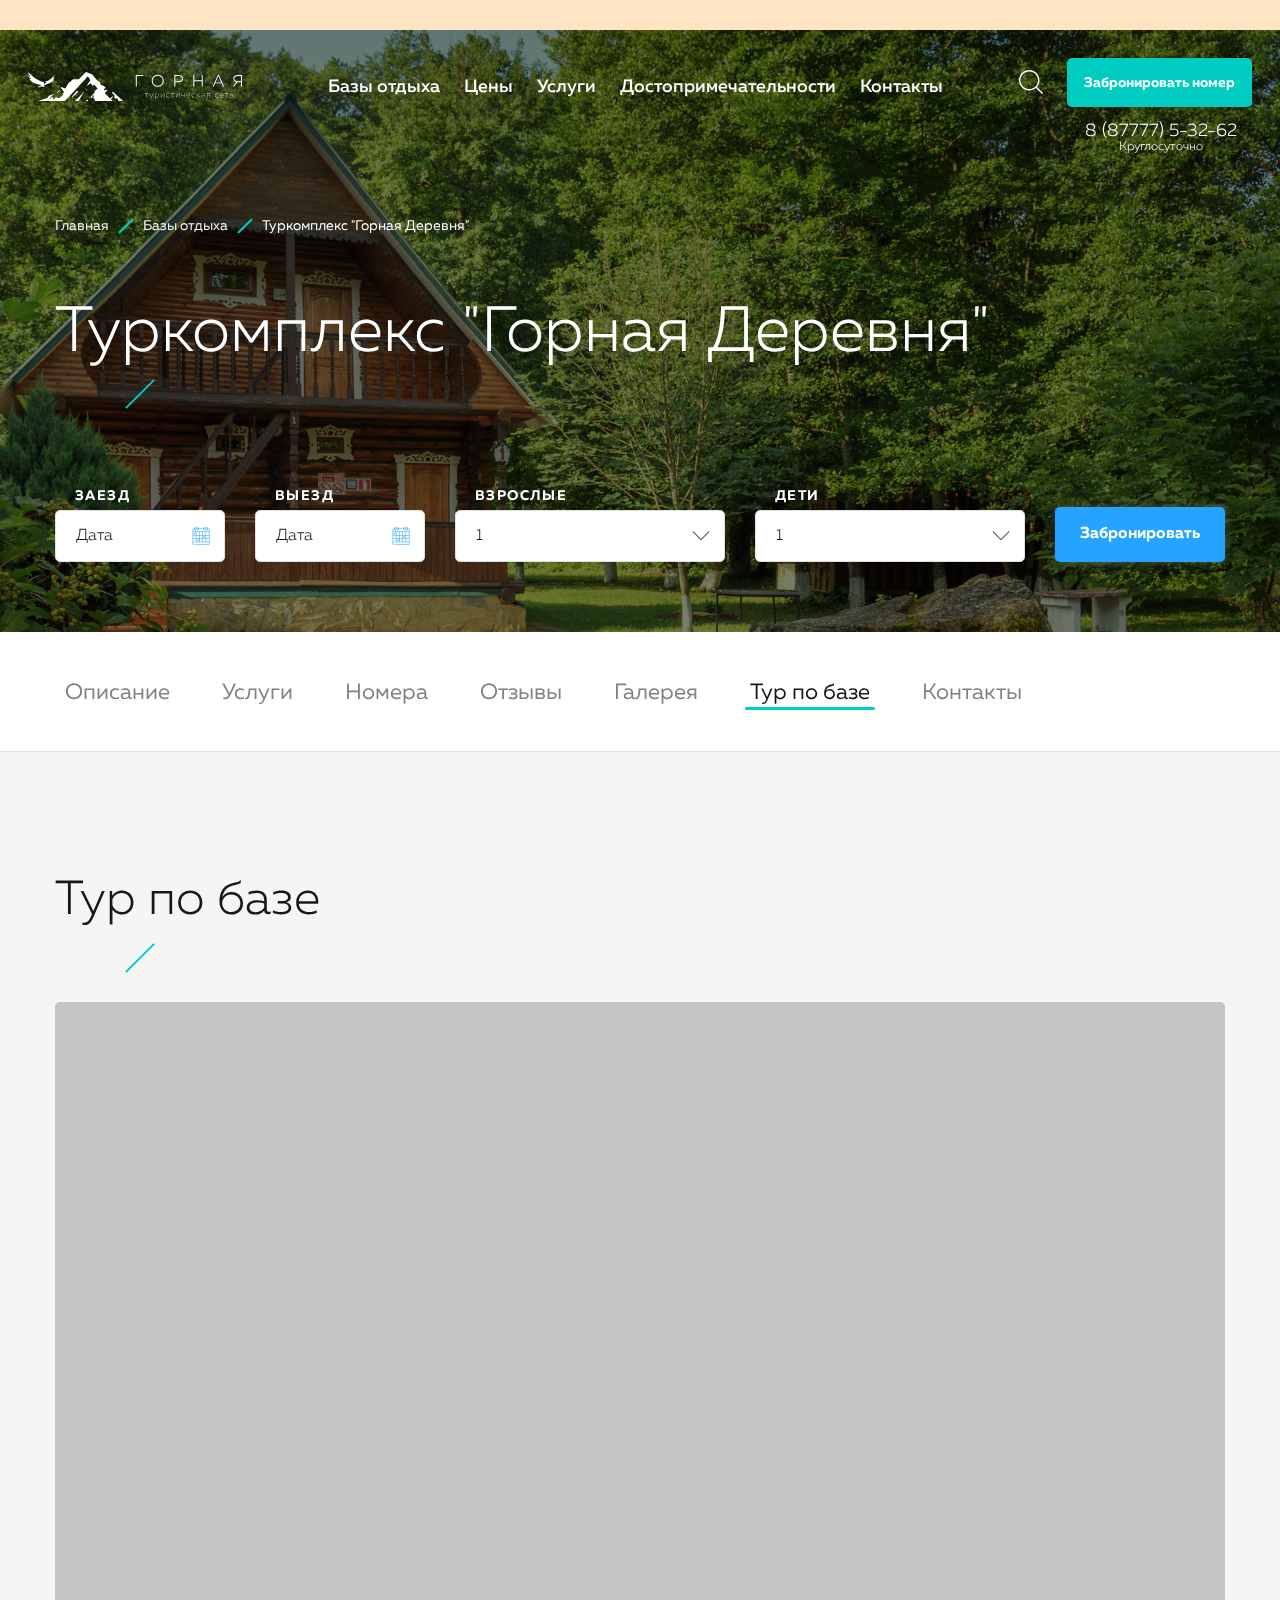
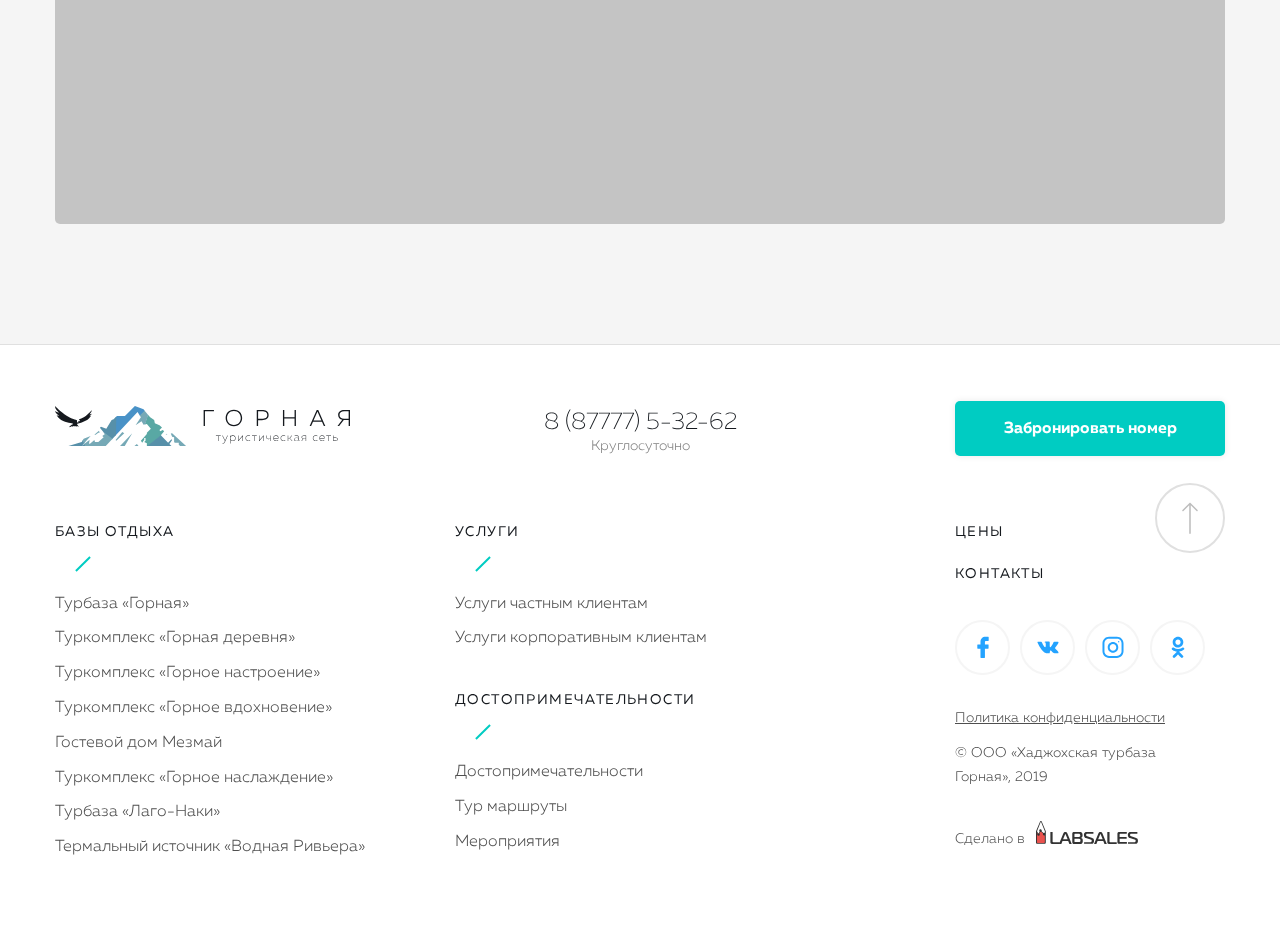
<file: baza-tour.html>
<!DOCTYPE html>
<html lang="ru" class="html-sth">
<head>
    <meta charset="UTF-8">
    <meta name="viewport" content="width=device-width, initial-scale=1, shrink-to-fit=no">
    <title>Главная</title>
    <!-- <link rel="icon" href="img/favicon.png"> -->
	
    <link rel="stylesheet" type="text/css" href="css/bootstrap.min.css"/>
    <!-- <link rel="stylesheet" type="text/css" href="fonts/magistral/magistral.css" /> -->
    <link rel="stylesheet" type="text/css" href="css/font.css"/>
    <!-- <link rel="stylesheet" type="text/css" href="fonts/font-awesome/css/font-awesome.min.css" /> -->
    <link rel="stylesheet" type="text/css" href="swiper/swiper.min.css" />
    <!-- <link rel="stylesheet" type="text/css" href="textfield/textfield.css" /> -->
    <link rel="stylesheet" type="text/css" href="css/bootstrap-grid-float.css" />
        <link rel="stylesheet" type="text/css" href="jqueryUI/jquery-ui.css" />
    <link rel="stylesheet" type="text/css" href="fancybox/jquery.fancybox.min.css" />

    <link rel="stylesheet" type="text/css" href="css/style.css"/>
    <link rel="stylesheet" type="text/css" href="css/media.css"/>
    <link rel="stylesheet" type="text/css" href="css/dg.css"/>
    <!--[if lte IE 9]>
        <script src="js/ie9/html5shiv.min.js"></script>
        <script src="js/ie9/respond.min.js"></script>
    <![endif]-->   
</head>
<body> 

<div class="abc" style="background-color: #3300aa;background-color: #ffe4c4; height: 30px;"></div>

<div class="big-head">
    <div class="header header--fix">
        <div class="header__container">
            <div class="header__row">
                <div class="header__col-1">
                    <div class="header__logo-wrap">
                        <a class="header__logo" href="/">
                            <img class="header__logo-img" src="img/logo-white.svg" alt="">
                        </a>
                    </div>
                </div>
                <div class="header__col-2">
                    <div class="header__links-row">
                        <!-- <div class="header__link-wrap">
                            <a class="header__link" href="">Базы отдыха</a>
                        </div> -->
                        <div class="header__link-wrap">
                            <div class="accrd">
                                <div class="accrd__top">
                                    <a class="header__link accrd__top-link" href="">Базы отдыха</a>
                                </div>
                                <div class="accrd__bottom">
                                    <div class="accrd__eff-wrap">
                                        <div class="accrd__links-bl">
                                            <div class="accrd__item">
                                                <a class="accrd__link" href="">Турбаза «Горная»</a>
                                            </div>
                                            <div class="accrd__item">
                                                <a class="accrd__link" href="">Туркомплекс «Горная деревня»</a>
                                            </div>
                                            <div class="accrd__item">
                                                <a class="accrd__link" href="">Туркомплекс «Горное настроение»</a>
                                            </div>
                                            <div class="accrd__item">
                                                <a class="accrd__link" href="">Туркомплекс «Горное вдохновение»</a>
                                            </div>
                                            <div class="accrd__item">
                                                <a class="accrd__link active" href="">Гостевой дом Мезмай</a>
                                            </div>
                                            <div class="accrd__item">
                                                <a class="accrd__link" href="">Туркомплекс «Горное наслаждение»</a>
                                            </div>
                                            <div class="accrd__item">
                                                <a class="accrd__link" href="">Турбаза «Лаго-Наки»</a>
                                            </div>
                                            <div class="accrd__item">
                                                <a class="accrd__link" href="">Термальный источник «Водная Ривьера»</a>
                                            </div>
                                        </div>
                                    </div>
                                </div>
                            </div>
                        </div>
                        <!-- <div class="header__link-wrap">
                            <a class="header__link" href="">Базы отдыха</a>
                        </div> -->
                        <div class="header__link-wrap">
                            <a class="header__link" href="">Цены</a>
                        </div>
                        <div class="header__link-wrap">
                            <a class="header__link" href="">Услуги</a>
                        </div>
                        <div class="header__link-wrap">
                            <a class="header__link" href="">Достопримечательности</a>
                        </div>
                        <div class="header__link-wrap">
                            <a class="header__link" href="">Контакты</a>
                        </div>
                    </div>
                </div>
                <div class="header__col-3">
                    <div class="header__phone-bl">
                        <div class="header__phone-wrap">
                            <a class="header__phone" href="tel:8 (87777) 5-32-62">8 (87777) 5-32-62</a>
                        </div>
                        <div class="header__phone-descript">Круглосуточно</div>
                    </div>
                    <div class="header__search">
                        <a class="header__search-btn js--header-search-btn" href="">
                            <svg class="header__search-icon" width="24" height="24" viewBox="0 0 24 24" fill="#ffffff" xmlns="http://www.w3.org/2000/svg">
                                <path d="M23.7898 22.8L17.9575 16.9676C19.522 15.1689 20.4692 12.8222 20.4692 10.2572C20.4692 4.61107 15.8767 0.0239258 10.2359 0.0239258C4.58983 0.0239258 0.00268555 4.61639 0.00268555 10.2572C0.00268555 15.898 4.59515 20.4904 10.2359 20.4904C12.8009 20.4904 15.1477 19.5432 16.9464 17.9787L22.7787 23.8111C22.9171 23.9494 23.1033 24.0239 23.2843 24.0239C23.4652 24.0239 23.6515 23.9547 23.7898 23.8111C24.0665 23.5343 24.0665 23.0767 23.7898 22.8ZM1.43417 10.2572C1.43417 5.40397 5.38273 1.46073 10.2306 1.46073C15.0838 1.46073 19.0271 5.40929 19.0271 10.2572C19.0271 15.1051 15.0838 19.059 10.2306 19.059C5.38273 19.059 1.43417 15.1104 1.43417 10.2572Z" />
                            </svg>
                        </a>
                    </div>
                    <div class="header__bron">
                        <a class="header__bron-btn js--hbron-btn" href="">Забронировать номер</a>
                    </div>
                    <div class="header__burger-wrap">
                        <div class="burger js--burger">
                            <div class="burger__line burger__line-1"></div>
                            <div class="burger__line burger__line-2"></div>
                            <div class="burger__line burger__line-3"></div>
                        </div>
                    </div>
                </div>
            </div>
        </div>
        <div class="header__search-block">
            <div class="search-bl">
                <div class="container search-bl__container">
                    <div class="search-bl__effect-el">
                        <div class="search-bl__el">
                            <input class="search-bl__input" type="text" placeholder="Поиск">
                            <button class="search-bl__btn">
                                <img class="search-bl__btn-icon" src="img/search-bl-icon-01.svg" alt="">
                            </button>
                        </div>
                    </div>
                </div>
            </div>
        </div>
    </div>
    
    
    <div class="header-bron-block">
        <div class="hbron-form">
            <div class="hbron-form__mobile-header">
                <div class="hbron-form__title-wrap">
                    <div class="hbron-form__title">Найти номер</div>
                </div>
                <div class="hbron-form__close hbron-form__close--2">
                    <img class="hbron-form__close-icon" src="img/hbron-close-icon.svg" alt="">
                </div>
            </div>
            <form class="hbron-form__el" action="">
                <div class="hbron-form__box">
                    <div class="hbron-form__close hbron-form__close--1">
                        <img class="hbron-form__close-icon" src="img/hbron-close-icon.svg" alt="">
                    </div>
                    <div class="row hbron-form__row">

                        <div class="col-xl-12 col-lg-12 col-md-12 col-sm-12 col-12 hbron-form__col-1 hbron-form__col-desktop">
                            <div class="hbron-form__title-wrap">
                                <div class="hbron-form__title">Найти номер</div>
                            </div>
                        </div>
                        <div class="col-xl-12 col-lg-12 col-md-12 col-sm-12 col-12 hbron-form__col-1">
                            <div class="broniform__item hbron-form__item">
                                <div class="broniform__item-h">База отдыха</div>
                                <div class="broniform__item-inp">
                                    <select class="gorn-select" name="" id="">
                                        <option value="">Любая</option>
                                        <option value="">База 1</option>
                                        <option value="">База 2</option>
                                        <option value="">База 3</option>
                                    </select>
                                </div>
                            </div>
                        </div>
                        <!-- <div class="col-xl-12 col-lg-12 col-md-12 col-sm-12 col-12 hbron-form__col-1">
                            <div class="broniform__item hbron-form__item">
                                <div class="broniform__item-h">База отдыха</div>
                                <div class="broniform__item-inp">
                                    <input class="gorn-input hbron-form__input gorn-datepicker" type="text" name="" id="" placeholder="Дата">
                                </div>
                            </div>
                        </div> -->
                        <!-- <div class="col-xl-6 col-lg-6 col-md-6 col-sm-6 col-6 hbron-form__col-2">
                            <div class="broniform__item hbron-form__item">
                                <div class="broniform__item-h">Заезд</div>
                                <div class="broniform__item-inp">
                                    <select class="gorn-select" name="" id="">
                                        <option value="">14.06.2019</option>
                                        <option value="">15.06.2019</option>
                                        <option value="">16.06.2019</option>
                                    </select>
                                </div>
                            </div>
                        </div> -->
                        <div class="col-xl-6 col-lg-6 col-md-6 col-sm-6 col-6 hbron-form__col-2">
                            <div class="broniform__item hbron-form__item">
                                <div class="broniform__item-h">Заезд</div>
                                <div class="broniform__item-inp">
                                    <input class="gorn-input hbron-form__input gorn-datepicker" type="text" name="" id="" placeholder="Дата">
                                </div>
                            </div>
                        </div>
                        <!-- <div class="col-xl-6 col-lg-6 col-md-6 col-sm-6 col-6 hbron-form__col-2">
                            <div class="broniform__item hbron-form__item">
                                <div class="broniform__item-h">Выезд</div>
                                <div class="broniform__item-inp">
                                    <select class="gorn-select" name="" id="">
                                        <option value="">14.06.2019</option>
                                        <option value="">15.06.2019</option>
                                        <option value="">16.06.2019</option>
                                    </select>
                                </div>
                            </div>
                        </div> -->
                        <div class="col-xl-6 col-lg-6 col-md-6 col-sm-6 col-6 hbron-form__col-2">
                            <div class="broniform__item hbron-form__item">
                                <div class="broniform__item-h">Выезд</div>
                                <div class="broniform__item-inp">
                                    <input class="gorn-input hbron-form__input gorn-datepicker" type="text" name="" id="" placeholder="Дата">
                                </div>
                            </div>
                        </div>
                        <div class="col-xl-6 col-lg-6 col-md-6 col-sm-6 col-6 hbron-form__col-2">
                            <div class="broniform__item hbron-form__item">
                                <div class="broniform__item-h">Взрослые</div>
                                <div class="broniform__item-inp">
                                    <select class="gorn-select" name="" id="">
                                        <option value="">1</option>
                                        <option value="">2</option>
                                        <option value="">3</option>
                                    </select>
                                </div>
                            </div>
                        </div>
                        <div class="col-xl-6 col-lg-6 col-md-6 col-sm-6 col-6 hbron-form__col-2">
                            <div class="broniform__item hbron-form__item">
                                <div class="broniform__item-h">Дети</div>
                                <div class="broniform__item-inp">
                                    <select class="gorn-select" name="" id="">
                                        <option value="">1</option>
                                        <option value="">2</option>
                                        <option value="">3</option>
                                    </select>
                                </div>
                            </div>
                        </div>
                        <div class="col-xl-12 col-lg-12 col-md-12 col-sm-12 col-12 hbron-form__col-1">
                            <div class="hbron-form__btn-wrap">
                                <div class="blue-btn broniform__btn hbron-form__btn">Найти номер</div>
                            </div>
                        </div>


                    </div>

                </div>
            </form>
        </div>
    </div>
    <div class="mobile-menu">
        <div class="mobile-menu__top">
            <div class="mobile-menu__top-row">
                <div class="header__logo-wrap mobile-menu__logo-wrap">
                    <a class="header__logo" href="/">
                        <img class="header__logo-img mobile-menu__logo" src="img/color-logo.svg" alt="">
                    </a>
                </div>
                <div class="mobile-menu__close-wrap">
                    <div class="burger-close mobile-menu__close js--menu-close">
                        <div class="burger-close__line-1"></div>
                        <div class="burger-close__line-2"></div>
                    </div>
                </div>
            </div>

        </div>
        <div class="mobile-menu__center">
            <div class="mlinks">
                <div class="mlinks__item">
                    <div class="mob-accrd">
                        <div class="mob-accrd__top">
                            <div class="mob-accrd__name">Базы отдыха</div>
                        </div>
                        <div class="mob-accrd__bottom">
                            <div class="mob-accrd__effect-wrap">
                                <div class="mob-accrd__links">

                                    <div class="mob-accrd__link-wrap">
                                        <a class="mob-accrd__link" href="">Турбаза «Горная»</a>
                                    </div>
                                    <div class="mob-accrd__link-wrap">
                                        <a class="mob-accrd__link" href="">Туркомплекс «Горная деревня»</a>
                                    </div>
                                    <div class="mob-accrd__link-wrap">
                                        <a class="mob-accrd__link" href="">Туркомплекс «Горное настроение»</a>
                                    </div>
                                    <div class="mob-accrd__link-wrap">
                                        <a class="mob-accrd__link" href="">Туркомплекс «Горное вдохновение»</a>
                                    </div>
                                    <div class="mob-accrd__link-wrap">
                                        <a class="mob-accrd__link active" href="">Гостевой дом Мезмай</a>
                                    </div>
                                    <div class="mob-accrd__link-wrap">
                                        <a class="mob-accrd__link" href="">Туркомплекс «Горное наслаждение»</a>
                                    </div>
                                    <div class="mob-accrd__link-wrap">
                                        <a class="mob-accrd__link" href="">Турбаза «Лаго-Наки»</a>
                                    </div>
                                    <div class="mob-accrd__link-wrap">
                                        <a class="mob-accrd__link" href="">Термальный источник «Водная Ривьера»</a>
                                    </div>

                                </div>
                            </div>
                        </div>

                    </div>
                </div>
                <div class="mlinks__item">
                    <a class="mlinks__link" href="">Цены</a>
                </div>
                <div class="mlinks__item">
                    <a class="mlinks__link" href="">Достопримечательности</a>
                </div>
                <div class="mlinks__item">
                    <div class="mob-accrd">
                        <div class="mob-accrd__top">
                            <div class="mob-accrd__name">Услуги</div>
                        </div>
                        <div class="mob-accrd__bottom">
                            <div class="mob-accrd__effect-wrap">
                                <div class="mob-accrd__links">
    
                                    <div class="mob-accrd__link-wrap">
                                        <a class="mob-accrd__link" href="">Пункт 1</a>
                                    </div>
                                    <div class="mob-accrd__link-wrap">
                                        <a class="mob-accrd__link" href="">Пункт 2</a>
                                    </div>
                                    <div class="mob-accrd__link-wrap">
                                        <a class="mob-accrd__link" href="">Пункт 3</a>
                                    </div>
                                    <div class="mob-accrd__link-wrap">
                                        <a class="mob-accrd__link" href="">Пункт 4</a>
                                    </div>
                                    <div class="mob-accrd__link-wrap">
                                        <a class="mob-accrd__link" href="">Пункт 5</a>
                                    </div>
                                    <div class="mob-accrd__link-wrap">
                                        <a class="mob-accrd__link" href="">Пункт 6</a>
                                    </div>
                                    <div class="mob-accrd__link-wrap">
                                        <a class="mob-accrd__link" href="">Пункт 7</a>
                                    </div>
    
                                </div>
                            </div>
                        </div>
                    </div>

                </div>

                <div class="mlinks__item">
                    <a class="mlinks__link" href="">Контакты</a>
                </div>
            </div>
            <div class="m-search">
                <form class="form" action="">
                    <div class="m-search__el">
                            <input class="m-search__input" type="text" placeholder="Поиск">
                            <button class="m-search__btn">
                                <!-- <img class="m-search__btn-icon m-search__btn-icon--1" src="img/mob-search-1.svg" alt=""> -->
                                <!-- <img class="m-search__btn-icon m-search__btn-icon--2" src="img/mob-search-2.svg" alt=""> -->
                                <img class="m-search__btn-icon" src="img/mob-search-2.svg" alt="">
                            </button>
                    </div>

                </form>
            </div>
        </div>
        <div class="mobile-menu__bottom">
            <div class="mobile-menu__bottom-bl">
                <div class="mobile-menu__phone-bl">
                    <div class="footer__phone-wrap">
                        <a class="footer__phone" href="tel:8 (87777) 5-32-62">8 (87777) 5-32-62</a>
                    </div>
                    <div class="footer__phone-descript">Круглосуточно</div>
                </div>
                <div class="mobile-menu__zakaz">
                    <a class="footer__zakaz-btn mobile-menu__zakaz-btn js--hbron-btn" href="">Забронировать номер</a>
                </div>
            </div>
        </div>

    </div>

    <div class="baza-item-scr" style="background-image: url(img/baza-item-scr-01.jpg);">
        <div class="baza-item-scr__dark-bg"></div>
        <div class="baza-item-scr__content">
            <div class="container">
                <div class="row">
                    <div class="col-xl-12 col-lg-12 col-md-12 col-sm-12 col-12">
                        <div class="baza-item-scr__bread">
                            <div class="breadcrumb bread-c bread-c--white">
                                <a class="breadcrumb-item" href="#">Главная</a>
                                <a class="breadcrumb-item" href="#">Базы отдыха</a>
                                <!-- <a class="breadcrumb-item" href="#">Главная</a> -->
                                <span class="breadcrumb-item active">Туркомплекс "Горная Деревня"</span>
                            </div>
                        </div>
                    </div>
                    <div class="col-xl-12 col-lg-12 col-md-12 col-sm-12 col-12">
                        <div class="baza-item-scr__title-wrap">
                            <div class="page-head__title baza-item-scr__title">Туркомплекс "Горная Деревня"</div>
                        </div>
                    </div>
                    <div class="col-xl-12 col-lg-12 col-md-12 col-sm-12 col-12 hidden-lg-up">
                        <div class="baza-item-scr__mobile-btn-wrap">
                            <button class="blue-btn baza-item-scr__mobile-btn js--hbron-btn">Забронировать</button>
                        </div>
                    </div>
                </div>
            </div>

        </div>
    </div>
    <div class="broniform">
        <div class="container">
            <div class="row">
                <div class="col-xl-12 col-lg-12 col-md-12 col-sm-12 col-12">
                    <div class="broniform__el-wrap">
                        <form class="broniform__el" action="">
                            <div class="row broniform__new-row">
                                <div class=" col-xl-2 col-lg-2 col-12 broniform__col-1">
                                    <div class="broniform__item">
                                        <div class="broniform__item-h">Заезд</div>
                                        <div class="broniform__item-inp">
                                            <input class="gorn-input broniform__input gorn-datepicker" type="text" name="" id="" placeholder="Дата">
                                        </div>
                                    </div>
                                </div>
                                <div class=" col-xl-2 col-lg-2 col-12 broniform__col-2">
                                    <div class="broniform__item">
                                        <div class="broniform__item-h">Выезд</div>
                                        <div class="broniform__item-inp">
                                            <input class="gorn-input broniform__input gorn-datepicker" type="text" name="" id="" placeholder="Дата">
                                        </div>
                                    </div>
                                </div>
                                <div class=" col-xl-3 col-lg-2 col-12 broniform__col-3">
                                    <div class="broniform__item">
                                        <div class="broniform__item-h">Взрослые</div>
                                        <div class="broniform__item-inp">
                                            <select class="gorn-select" name="" id="">
                                                <option value="">1</option>
                                                <option value="">2</option>
                                                <option value="">3</option>
                                            </select>
                                        </div>
                                    </div>
                                </div>
                                <div class=" col-xl-3 col-lg-2 col-12 broniform__col-4">
                                    <div class="broniform__item">
                                        <div class="broniform__item-h">Дети</div>
                                        <div class="broniform__item-inp">
                                            <select class="gorn-select" name="" id="">
                                                <option value="">1</option>
                                                <option value="">2</option>
                                                <option value="">3</option>
                                            </select>
                                        </div>
                                    </div>
                                </div>
                                <div class=" col-xl-2 col-lg-2 col-12 broniform__col-5">
                                    <div class="blue-btn broniform__btn">Забронировать</div>
                                </div>
                            </div>
                        </form>
                    </div>
                </div>
            </div>
        </div>
    </div>
</div>


<div class="menu-otdyh">
    <div class="container">
        <div class="row">
            <div class="col-xl-12 col-lg-12 col-md-12 col-sm-12 col-12">
                <div class="menu-otdyh__row js--tab-row">
                    <div class="menu-otdyh__item">
                        <a class="menu-otdyh__link js--tab-link" href="">Описание</a>
                    </div>
                    <div class="menu-otdyh__item">
                        <a class="menu-otdyh__link js--tab-link" href="">Услуги</a>
                    </div> 
                    <div class="menu-otdyh__item">
                        <a class="menu-otdyh__link js--tab-link" href="">Номера</a>
                    </div>
                    <div class="menu-otdyh__item">
                        <a class="menu-otdyh__link js--tab-link" href="">Отзывы</a>
                    </div>
                    <div class="menu-otdyh__item">
                        <a class="menu-otdyh__link js--tab-link" href="">Галерея</a>
                    </div>
                    <div class="menu-otdyh__item">
                        <a class="menu-otdyh__link js--tab-link active" href="">Тур по базе</a>
                    </div>
                    <div class="menu-otdyh__item">
                        <a class="menu-otdyh__link js--tab-link" href="">Контакты</a>
                    </div>
                </div>
            </div>
        </div>
    </div>
</div>

<div class="tour360">
    <div class="container">
        <div class="row">
            <div class="col-xl-12 col-lg-12 col-md-12 col-sm-12 col-12">
                <div class="std__h-wrap tour360__title-wrap">
                    <div class="std__h tour360__title">Тур по базе</div>
                </div>
            </div>
            <div class="col-xl-12 col-lg-12 col-md-12 col-sm-12 col-12">
                <div class="tour360__frame-bl">
                    <div class="tour360__frame-item">
                        <iframe class="tour360__frame-el" frameborder="0" height="822" scrolling="no" src="http://www.gornaya-derevnya.ru/panoramas/gor_nastr/index.html" style="text-align:left" width="100%"></iframe> 
                    </div>

                </div>
            </div>
        </div>
    </div>
</div>





<div class="footer">
    <a class="footer__back-btn" href="">
        <svg class="footer__back-btn-icon" width="70" height="70" viewBox="0 0 70 70" fill="none" xmlns="http://www.w3.org/2000/svg">
            <circle class="footer__back-btn-color-1" cx="35" cy="35" r="34" transform="rotate(-180 35 35)" stroke="#E0E0E0" stroke-width="2"/>
            <path class="footer__back-btn-color-2" d="M34.9999 51.0315C35.4269 51.0315 35.7684 50.6899 35.7684 50.263L35.7684 22.3083L41.5053 28.0452C41.8081 28.3479 42.2894 28.3479 42.5921 28.0452C42.8949 27.7424 42.8949 27.2611 42.5921 26.9584L35.5433 19.9095C35.3958 19.762 35.194 19.6844 34.9999 19.6844C34.8058 19.6844 34.604 19.762 34.4565 19.9095L27.4077 26.9584C27.1049 27.2611 27.1049 27.7424 27.4077 28.0452C27.7104 28.3479 28.1917 28.3479 28.4945 28.0452L34.2314 22.3083L34.2314 50.263C34.2314 50.6899 34.5729 51.0315 34.9999 51.0315Z" fill="#BDBDBD"/>
        </svg>
    </a>
    <div class="container">
        <div class="row">
            <div class="col-xl-4 col-lg-4 col-md-6 col-sm-12 col-12 footer__col-1">
                <div class="footer__logo-wrap">
                    <a class="footer__logo-link" href="">
                        <img class="footer__logo" src="img/color-logo.svg" alt="">
                    </a>
                </div>
            </div>
            <div class="col-xl-4 col-lg-4 col-md-6 col-sm-12 col-12 footer__col-2">
                <div class="footer__phone-bl">
                    <div class="footer__phone-wrap">
                        <a class="footer__phone" href="tel:8 (87777) 5-32-62">8 (87777) 5-32-62</a>
                    </div>
                    <div class="footer__phone-descript">Круглосуточно</div>
                </div>
            </div>
            <div class="col-xl-3 offset-xl-1 col-lg-4 offset-lg-0 col-md-6 col-sm-12 col-12 offset-0 footer__col-3">
                <div class="footer__zakaz">
                    <a class="footer__zakaz-btn" href="">Забронировать номер</a>
                </div>
            </div>
            <div class="col-xl-12 col-lg-12 col-md-12 col-sm-12 col-12 footer__col-4">
                <div class="footer__hr"></div>
            </div>
            <div class="col-xl-4 col-lg-4 col-md-6 col-sm-12 col-12 footer__col-5">
                <div class="footer__pages">
                    <div class="footer__pages-h-wrap">
                        <a class="footer__pages-h" href="">Базы отдыха</a>
                    </div>
                    <div class="footer__pages-links">
                        <div class="footer__link-wrap">
                            <a class="footer__link" href="">Турбаза «Горная»</a>
                        </div>
                        <div class="footer__link-wrap">
                            <a class="footer__link" href="">Туркомплекс «Горная деревня»</a>
                        </div>
                        <div class="footer__link-wrap">
                            <a class="footer__link" href="">Туркомплекс «Горное настроение»</a>
                        </div>
                        <div class="footer__link-wrap">
                            <a class="footer__link" href="">Туркомплекс «Горное вдохновение»</a>
                        </div>
                        <div class="footer__link-wrap">
                            <a class="footer__link" href="">Гостевой дом Мезмай</a>
                        </div>
                        <div class="footer__link-wrap">
                            <a class="footer__link" href="">Туркомплекс «Горное наслаждение»</a>
                        </div>
                        <div class="footer__link-wrap">
                            <a class="footer__link" href="">Турбаза «Лаго-Наки»</a>
                        </div>
                        <div class="footer__link-wrap">
                            <a class="footer__link" href="">Термальный источник «Водная Ривьера»</a>
                        </div>
                    </div>

                </div>
            </div>
            <div class="col-xl-4 col-lg-4 col-md-6 col-sm-12 col-12 footer__col-6">

                <div class="footer__pages">
                    <div class="footer__pages-h-wrap">
                        <a class="footer__pages-h" href="">Услуги</a>
                    </div>
                    <div class="footer__pages-links">
                        <div class="footer__link-wrap">
                            <a class="footer__link" href="">Услуги частным клиентам</a>
                        </div>
                        <div class="footer__link-wrap">
                            <a class="footer__link" href="">Услуги корпоративным клиентам</a>
                        </div>
                    </div>
                </div>

                <div class="footer__pages">
                    <div class="footer__pages-h-wrap">
                        <a class="footer__pages-h" href="">Достопримечательности</a>
                    </div>
                    <div class="footer__pages-links">
                        <div class="footer__link-wrap">
                            <a class="footer__link" href="">Достопримечательности</a>
                        </div>
                        <div class="footer__link-wrap">
                            <a class="footer__link" href="">Тур маршруты</a>
                        </div>
                        <div class="footer__link-wrap">
                            <a class="footer__link" href="">Мероприятия</a>
                        </div>
                    </div>
                </div>

            </div>
            <div class="col-xl-3 offset-xl-1 col-lg-4 offset-lg-0 col-md-12 col-sm-12 col-12 offset-0 footer__col-7">
                <div class="footer__sng-links-bl">
                    <div class="footer__sng-link-wrap">
                        <a class="footer__sng-link" href="">Цены</a>
                    </div>
                    <div class="footer__sng-link-wrap">
                        <a class="footer__sng-link" href="">Контакты</a>
                    </div>
                </div>

                <div class="footer__social">
                    <div class="soc-links">
                        <div class="soc-links__item-wrap">
                            <a class="soc-links__item" href="">
                                <div class="soc-links__icon-wrap">
                                    <svg class="soc-links__icon" width="22" height="22" viewBox="0 0 23 23" fill="#24A3FF" xmlns="http://www.w3.org/2000/svg">
                                        <path d="M16.9992 0.90155L14.1463 0.896973C10.9411 0.896973 8.86983 3.02206 8.86983 6.3112V8.80752H6.00136C5.75349 8.80752 5.55276 9.00848 5.55276 9.25634V12.8732C5.55276 13.1211 5.75372 13.3218 6.00136 13.3218H8.86983V22.4484C8.86983 22.6963 9.07055 22.897 9.31842 22.897H13.061C13.3088 22.897 13.5095 22.696 13.5095 22.4484V13.3218H16.8635C17.1113 13.3218 17.312 13.1211 17.312 12.8732L17.3134 9.25634C17.3134 9.13733 17.266 9.02335 17.182 8.93913C17.098 8.8549 16.9836 8.80752 16.8646 8.80752H13.5095V6.69136C13.5095 5.67425 13.7519 5.15791 15.0769 5.15791L16.9987 5.15722C17.2464 5.15722 17.4471 4.95627 17.4471 4.70863V1.35014C17.4471 1.10273 17.2466 0.902008 16.9992 0.90155Z"/>
                                    </svg>
                                </div>
                            </a>
                        </div>
                        <div class="soc-links__item-wrap">
                            <a class="soc-links__item" href="">
                                <div class="soc-links__icon-wrap">
                                    <svg class="soc-links__icon" width="22" height="22" viewBox="0 0 23 23" fill="#24A3FF" xmlns="http://www.w3.org/2000/svg">
                                        <path fill-rule="evenodd" clip-rule="evenodd" d="M19.4344 13.5882C20.1642 14.3006 20.9344 14.971 21.5889 15.7553C21.8781 16.1039 22.1518 16.4636 22.3612 16.8681C22.6579 17.4431 22.3892 18.0758 21.8736 18.1102L18.6686 18.1087C17.8419 18.1773 17.1825 17.8445 16.628 17.2794C16.1843 16.8274 15.7734 16.3463 15.3467 15.8791C15.1717 15.6881 14.9887 15.5084 14.7699 15.3664C14.3324 15.0824 13.9526 15.1693 13.7026 15.6257C13.4479 16.0898 13.3902 16.6037 13.3652 17.121C13.3308 17.8757 13.1027 18.0741 12.3446 18.1087C10.7245 18.1851 9.18687 17.9399 7.75849 17.1226C6.49918 16.4021 5.52264 15.385 4.67267 14.2334C3.01775 11.9911 1.75042 9.52723 0.611382 6.99429C0.354995 6.42362 0.542497 6.11728 1.17215 6.10644C2.21772 6.08613 3.26315 6.08757 4.30995 6.10499C4.7349 6.11121 5.01623 6.35495 5.18031 6.75641C5.74599 8.14735 6.43817 9.4707 7.30701 10.6973C7.53839 11.0239 7.77432 11.3505 8.11029 11.5804C8.48197 11.8349 8.76496 11.7505 8.93981 11.3365C9.05076 11.0739 9.09934 10.7912 9.12435 10.51C9.20718 9.54263 9.2181 8.57693 9.07281 7.61296C8.98361 7.01135 8.64475 6.62189 8.04444 6.50804C7.73811 6.45 7.78372 6.33601 7.93204 6.16116C8.18966 5.85959 8.43195 5.67188 8.91495 5.67188H12.5371C13.1073 5.78442 13.234 6.04059 13.3121 6.61437L13.3152 10.6379C13.3089 10.86 13.4261 11.5191 13.8262 11.6662C14.1464 11.7708 14.3575 11.5146 14.5496 11.3116C15.4169 10.3912 16.0358 9.30337 16.5888 8.17698C16.8342 7.6817 17.0452 7.16734 17.2497 6.65341C17.4012 6.27204 17.6389 6.08439 18.0685 6.09271L21.5546 6.09581C21.658 6.09581 21.7626 6.09733 21.8627 6.11446C22.4501 6.21458 22.6111 6.46728 22.4297 7.04091C22.1438 7.94091 21.5876 8.69092 21.0437 9.44439C20.4623 10.2488 19.8406 11.0257 19.264 11.8349C18.7344 12.5739 18.7764 12.9464 19.4344 13.5882Z"/>
                                    </svg>
                                </div>
                            </a>
                        </div>
                        <div class="soc-links__item-wrap">
                            <a class="soc-links__item" href="">
                                <div class="soc-links__icon-wrap">
                                    <svg class="soc-links__icon" width="22" height="22" viewBox="0 0 23 23" fill="#24A3FF" xmlns="http://www.w3.org/2000/svg">
                                        <path d="M15.6245 0.896973H7.37445C3.57808 0.896973 0.499451 3.9756 0.499451 7.77197V16.022C0.499451 19.8183 3.57808 22.897 7.37445 22.897H15.6245C19.4208 22.897 22.4995 19.8183 22.4995 16.022V7.77197C22.4995 3.9756 19.4208 0.896973 15.6245 0.896973ZM20.437 16.022C20.437 18.6757 18.2782 20.8345 15.6245 20.8345H7.37445C4.7207 20.8345 2.56195 18.6757 2.56195 16.022V7.77197C2.56195 5.11822 4.7207 2.95947 7.37445 2.95947H15.6245C18.2782 2.95947 20.437 5.11822 20.437 7.77197V16.022Z"/>
                                        <path d="M11.4995 6.39697C8.46208 6.39697 5.99945 8.8596 5.99945 11.897C5.99945 14.9343 8.46208 17.397 11.4995 17.397C14.5368 17.397 16.9995 14.9343 16.9995 11.897C16.9995 8.8596 14.5368 6.39697 11.4995 6.39697ZM11.4995 15.3345C9.6047 15.3345 8.06195 13.7917 8.06195 11.897C8.06195 10.0008 9.6047 8.45947 11.4995 8.45947C13.3942 8.45947 14.937 10.0008 14.937 11.897C14.937 13.7917 13.3942 15.3345 11.4995 15.3345Z"/>
                                        <path d="M17.412 6.71745C17.8168 6.71745 18.1449 6.38933 18.1449 5.98458C18.1449 5.57983 17.8168 5.25171 17.412 5.25171C17.0073 5.25171 16.6792 5.57983 16.6792 5.98458C16.6792 6.38933 17.0073 6.71745 17.412 6.71745Z"/>
                                    </svg>
                                </div>
                            </a>
                        </div>
                        <div class="soc-links__item-wrap">
                            <a class="soc-links__item" href="">
                                <div class="soc-links__icon-wrap">
                                    <svg class="soc-links__icon" width="22" height="22" viewBox="0 0 23 23" fill="none" xmlns="http://www.w3.org/2000/svg">
                                        <path d="M10.4173 16.3932C8.71181 16.2153 7.17404 15.7953 5.85746 14.7656C5.6941 14.6375 5.52544 14.514 5.37636 14.3709C4.8001 13.8174 4.74203 13.1836 5.19802 12.5303C5.58811 11.9714 6.24294 11.8218 6.92358 12.1428C7.05537 12.205 7.18095 12.2827 7.30122 12.3661C9.75489 14.052 13.1256 14.0985 15.5885 12.4419C15.8325 12.2548 16.0933 12.1022 16.3956 12.0244C16.9834 11.8734 17.5315 12.0893 17.847 12.6036C18.2073 13.1909 18.2027 13.7642 17.7587 14.2202C17.0776 14.9193 16.2585 15.425 15.3484 15.778C14.4878 16.1116 13.5452 16.2796 12.6122 16.3911C12.753 16.5444 12.8194 16.6197 12.9074 16.7082C14.1742 17.981 15.4465 19.2485 16.7092 20.5252C17.1394 20.9602 17.2292 21.4996 16.9924 22.0056C16.7334 22.5586 16.1537 22.9224 15.5852 22.8835C15.2251 22.8586 14.9442 22.6793 14.6947 22.4279C13.7387 21.466 12.7648 20.5217 11.8281 19.5416C11.5556 19.2565 11.4245 19.3105 11.1839 19.5579C10.2222 20.548 9.24475 21.5229 8.26158 22.4922C7.82011 22.9275 7.29477 23.0058 6.7828 22.7572C6.23856 22.4934 5.89225 21.9379 5.91898 21.3796C5.93741 21.0019 6.12312 20.7134 6.38234 20.4547C7.63601 19.2029 8.88623 17.9478 10.1369 16.6939C10.2196 16.6105 10.2968 16.522 10.4173 16.3932Z" fill="#24A3FF"/>
                                        <path d="M11.4562 12.0326C8.4136 12.0222 5.91869 9.4999 5.93643 6.45247C5.95395 3.37139 8.45046 0.888469 11.523 0.896995C14.6018 0.905289 17.073 3.42393 17.0575 6.53703C17.0419 9.57824 14.5297 12.0432 11.4562 12.0326ZM14.2214 6.45984C14.2161 4.94672 13.011 3.74213 11.5009 3.74074C9.9781 3.73913 8.76221 4.96562 8.77396 6.49256C8.78525 7.99992 10.0007 9.19599 11.5149 9.19046C13.0246 9.18516 14.2264 7.97273 14.2214 6.45984Z" fill="#24A3FF"/>
                                    </svg>
                                </div>
                            </a>
                        </div>
                    </div>
                </div>
                <div class="footer__privacy-wrap">
                    <a class="footer__privacy" href="" target="_blank">Политика конфиденциальности</a>
                </div>
                <div class="footer__copyright-wrap">
                    <div class="footer__copyright">© ООО «Хаджохская турбаза Горная», 2019</div>
                </div>
                <div class="footer__created-wrap">
                    <a class="footer__created" href="">
                        <span>Сделано в</span>
                        <img src="img/copyright-dark.svg" alt="">
                    </a>
                </div>
            </div>
        </div>
    </div>
</div>




<script type="text/javascript" src="js/jquery-3.1.1.min.js"></script>
<script type="text/javascript" src="js/tether.min.js"></script>
<script type="text/javascript" src="js/bootstrap.min.js"></script>
<script type="text/javascript" src="js/modernizr-custom.js"></script>
<script type="text/javascript" src="swiper/swiper.min.js"></script>
<!-- <script type="text/javascript" src="js/min/skrollr.min.js"></script> -->
<!-- <script type="text/javascript" src="textfield/mdlComponentHandler.js"></script> -->
<!-- <script type="text/javascript" src="textfield/textfield.js"></script> -->
<!-- <script type="text/javascript" src="js/smooth-scrollbar.js"></script> -->
<script type="text/javascript" src="fancybox/jquery.fancybox.min.js"></script>


<script type="text/javascript" src="js/min/script.min.js"></script>
<script type="text/javascript" src="js/min/dg.min.js"></script>

<script type="text/javascript" src="jqueryUI/jquery-ui.js"></script>
<script type="text/javascript" src="jqueryUI/datepicker-ru.js"></script>
<script type="text/javascript">
    if ($('.gorn-datepicker').length) {
        $( ".gorn-datepicker" ).datepicker();
        $.datepicker.regional['ru'];        
    }
</script>

</body>
</html>
</file>
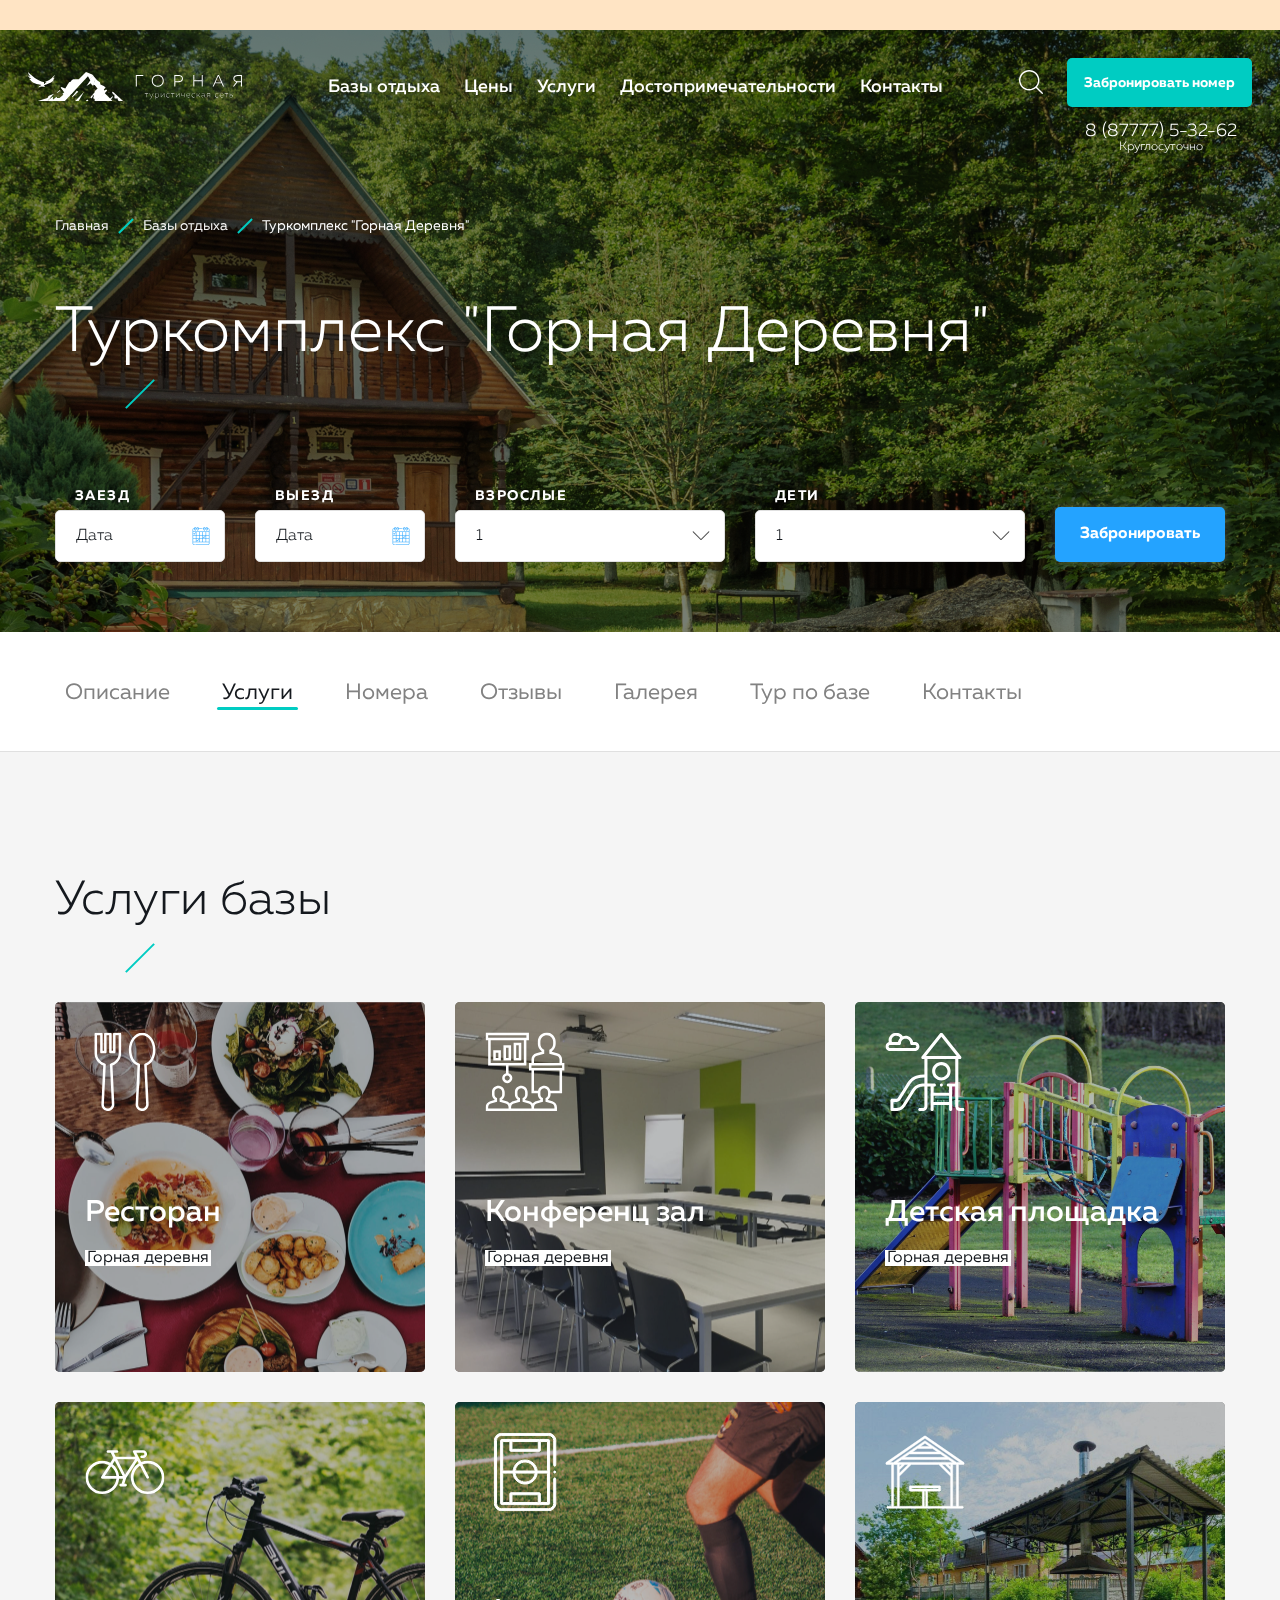
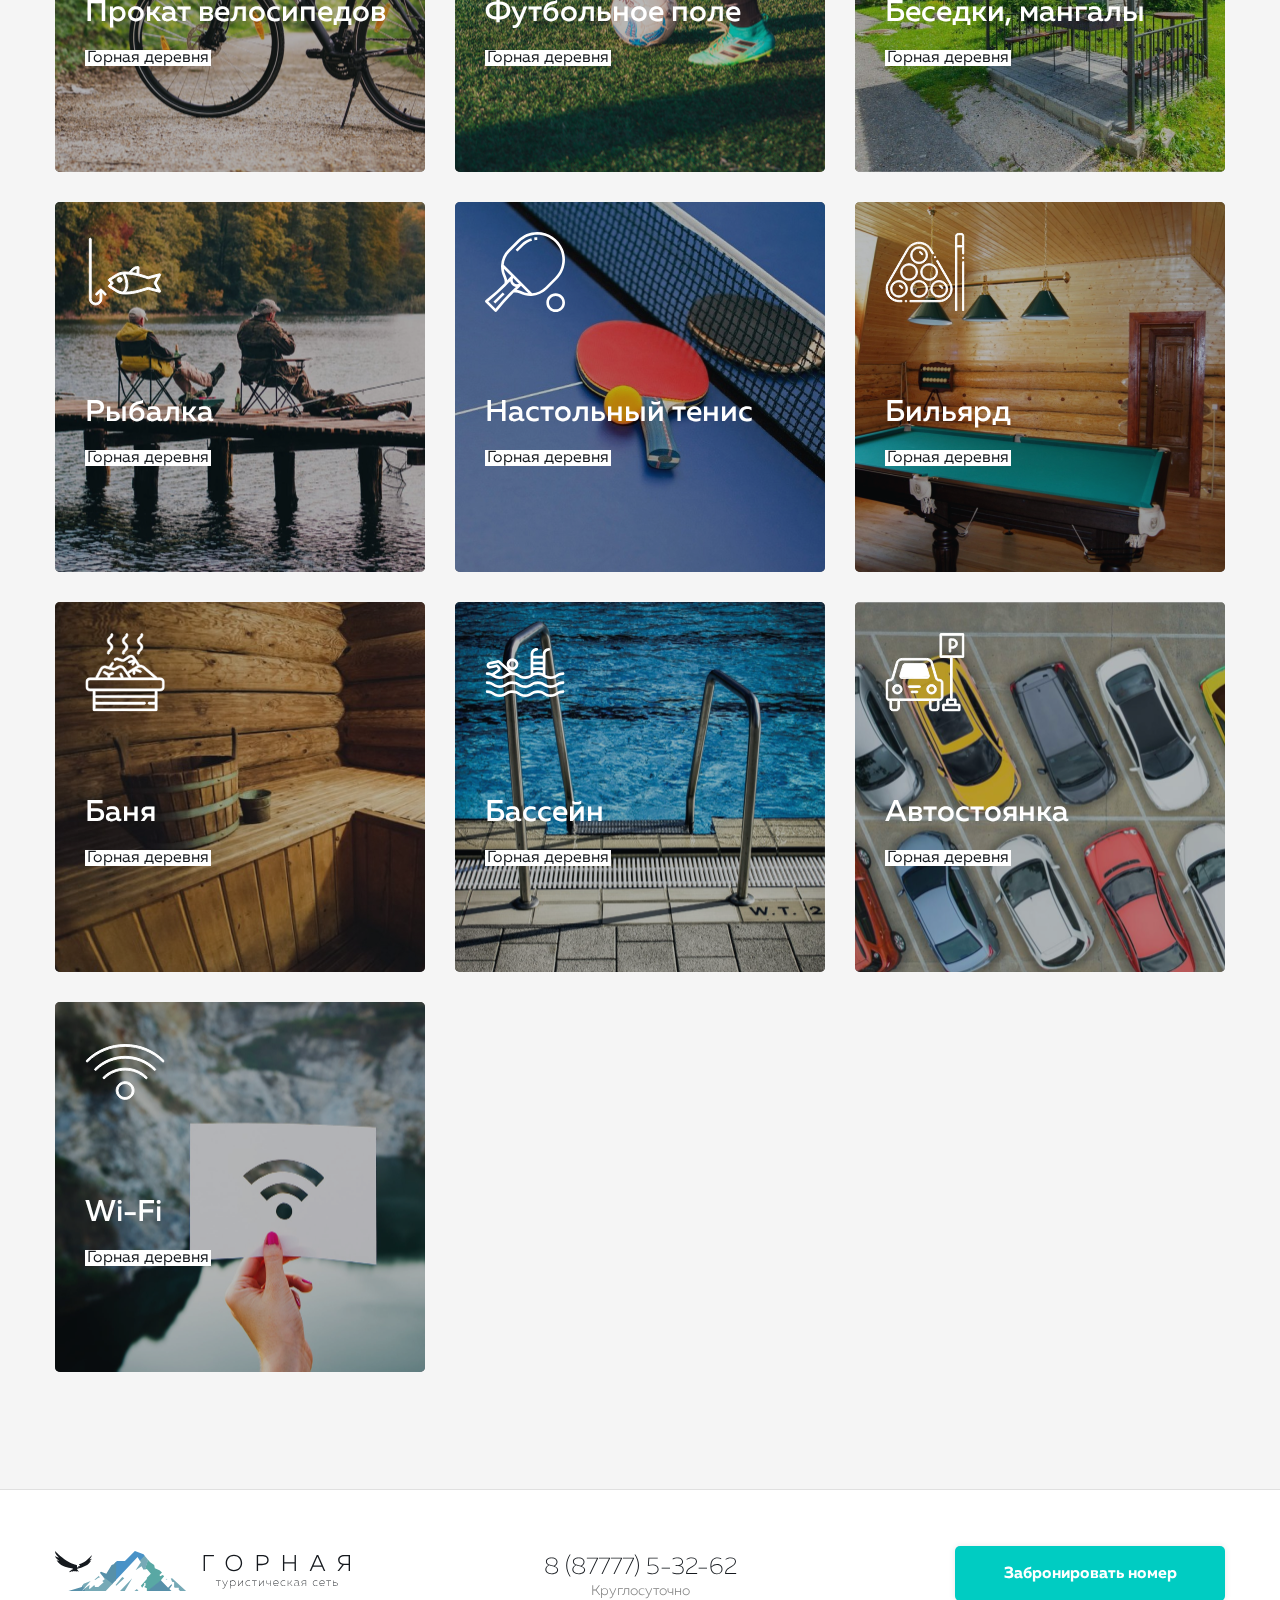
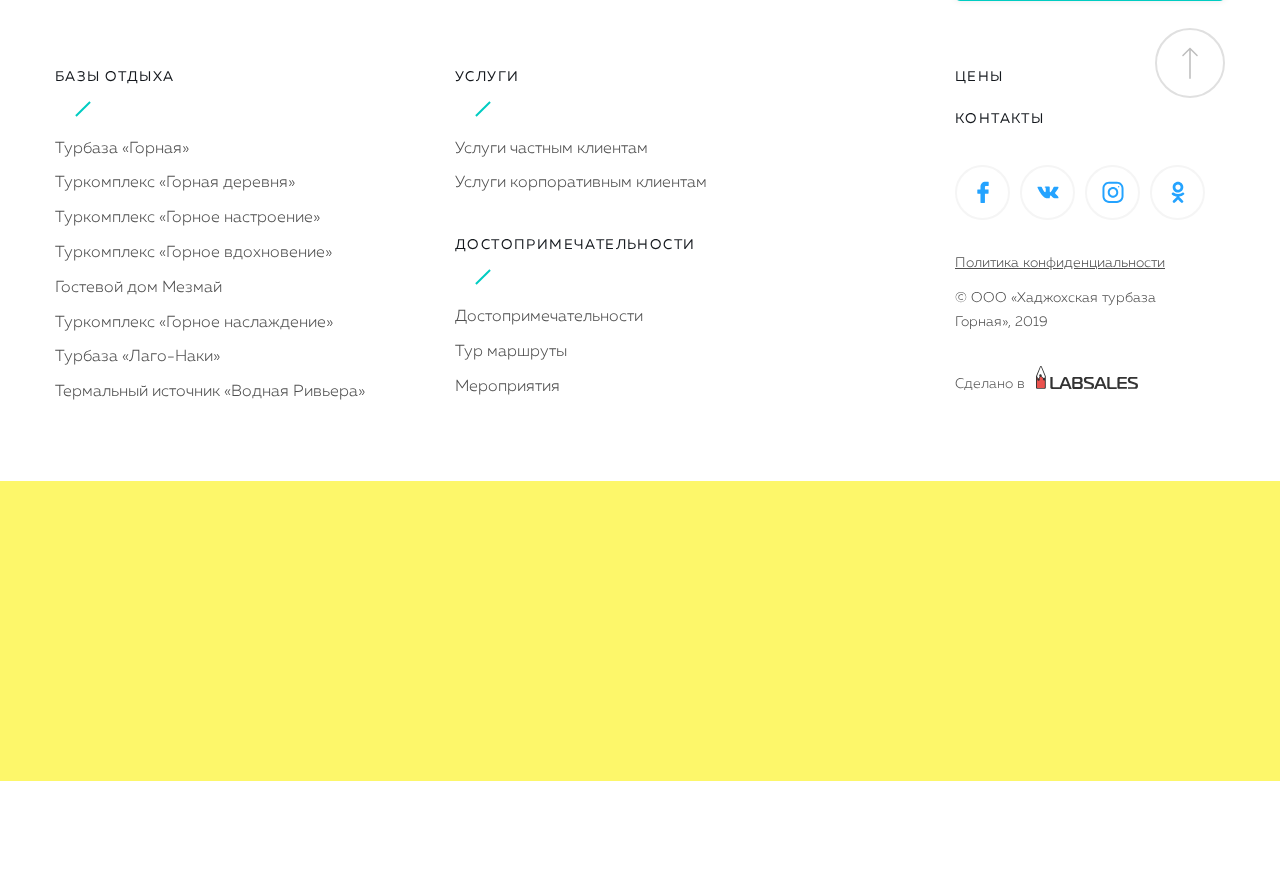
<file: baza-uslugi.html>
<!DOCTYPE html>
<html lang="ru" class="html-sth">
<head>
    <meta charset="UTF-8">
    <meta name="viewport" content="width=device-width, initial-scale=1, shrink-to-fit=no">
    <title>Главная</title>
    <!-- <link rel="icon" href="img/favicon.png"> -->
	
    <link rel="stylesheet" type="text/css" href="css/bootstrap.min.css"/>
    <!-- <link rel="stylesheet" type="text/css" href="fonts/magistral/magistral.css" /> -->
    <link rel="stylesheet" type="text/css" href="css/font.css"/>
    <!-- <link rel="stylesheet" type="text/css" href="fonts/font-awesome/css/font-awesome.min.css" /> -->
    <link rel="stylesheet" type="text/css" href="swiper/swiper.min.css" />
    <!-- <link rel="stylesheet" type="text/css" href="textfield/textfield.css" /> -->
    <link rel="stylesheet" type="text/css" href="css/bootstrap-grid-float.css" />
        <link rel="stylesheet" type="text/css" href="jqueryUI/jquery-ui.css" />
    <link rel="stylesheet" type="text/css" href="css/style.css"/>
    <link rel="stylesheet" type="text/css" href="css/media.css"/>
    <link rel="stylesheet" type="text/css" href="css/dg.css"/>
    <!--[if lte IE 9]>
        <script src="js/ie9/html5shiv.min.js"></script>
        <script src="js/ie9/respond.min.js"></script>
    <![endif]-->   
</head>
<body> 

<div class="abc" style="background-color: #3300aa;background-color: #ffe4c4; height: 30px;"></div>
   
<div class="big-head">
    <div class="header header--fix">
        <div class="header__container">
            <div class="header__row">
                <div class="header__col-1">
                    <div class="header__logo-wrap">
                        <a class="header__logo" href="/">
                            <img class="header__logo-img" src="img/logo-white.svg" alt="">
                        </a>
                    </div>
                </div>
                <div class="header__col-2">
                    <div class="header__links-row">
                        <!-- <div class="header__link-wrap">
                            <a class="header__link" href="">Базы отдыха</a>
                        </div> -->
                        <div class="header__link-wrap">
                            <div class="accrd">
                                <div class="accrd__top">
                                    <a class="header__link accrd__top-link" href="">Базы отдыха</a>
                                </div>
                                <div class="accrd__bottom">
                                    <div class="accrd__eff-wrap">
                                        <div class="accrd__links-bl">
                                            <div class="accrd__item">
                                                <a class="accrd__link" href="">Турбаза «Горная»</a>
                                            </div>
                                            <div class="accrd__item">
                                                <a class="accrd__link" href="">Туркомплекс «Горная деревня»</a>
                                            </div>
                                            <div class="accrd__item">
                                                <a class="accrd__link" href="">Туркомплекс «Горное настроение»</a>
                                            </div>
                                            <div class="accrd__item">
                                                <a class="accrd__link" href="">Туркомплекс «Горное вдохновение»</a>
                                            </div>
                                            <div class="accrd__item">
                                                <a class="accrd__link active" href="">Гостевой дом Мезмай</a>
                                            </div>
                                            <div class="accrd__item">
                                                <a class="accrd__link" href="">Туркомплекс «Горное наслаждение»</a>
                                            </div>
                                            <div class="accrd__item">
                                                <a class="accrd__link" href="">Турбаза «Лаго-Наки»</a>
                                            </div>
                                            <div class="accrd__item">
                                                <a class="accrd__link" href="">Термальный источник «Водная Ривьера»</a>
                                            </div>
                                        </div>
                                    </div>
                                </div>
                            </div>
                        </div>
                        <!-- <div class="header__link-wrap">
                            <a class="header__link" href="">Базы отдыха</a>
                        </div> -->
                        <div class="header__link-wrap">
                            <a class="header__link" href="">Цены</a>
                        </div>
                        <div class="header__link-wrap">
                            <a class="header__link" href="">Услуги</a>
                        </div>
                        <div class="header__link-wrap">
                            <a class="header__link" href="">Достопримечательности</a>
                        </div>
                        <div class="header__link-wrap">
                            <a class="header__link" href="">Контакты</a>
                        </div>
                    </div>
                </div>
                <div class="header__col-3">
                    <div class="header__phone-bl">
                        <div class="header__phone-wrap">
                            <a class="header__phone" href="tel:8 (87777) 5-32-62">8 (87777) 5-32-62</a>
                        </div>
                        <div class="header__phone-descript">Круглосуточно</div>
                    </div>
                    <div class="header__search">
                        <a class="header__search-btn js--header-search-btn" href="">
                            <svg class="header__search-icon" width="24" height="24" viewBox="0 0 24 24" fill="#ffffff" xmlns="http://www.w3.org/2000/svg">
                                <path d="M23.7898 22.8L17.9575 16.9676C19.522 15.1689 20.4692 12.8222 20.4692 10.2572C20.4692 4.61107 15.8767 0.0239258 10.2359 0.0239258C4.58983 0.0239258 0.00268555 4.61639 0.00268555 10.2572C0.00268555 15.898 4.59515 20.4904 10.2359 20.4904C12.8009 20.4904 15.1477 19.5432 16.9464 17.9787L22.7787 23.8111C22.9171 23.9494 23.1033 24.0239 23.2843 24.0239C23.4652 24.0239 23.6515 23.9547 23.7898 23.8111C24.0665 23.5343 24.0665 23.0767 23.7898 22.8ZM1.43417 10.2572C1.43417 5.40397 5.38273 1.46073 10.2306 1.46073C15.0838 1.46073 19.0271 5.40929 19.0271 10.2572C19.0271 15.1051 15.0838 19.059 10.2306 19.059C5.38273 19.059 1.43417 15.1104 1.43417 10.2572Z" />
                            </svg>
                        </a>
                    </div>
                    <div class="header__bron">
                        <a class="header__bron-btn js--hbron-btn" href="">Забронировать номер</a>
                    </div>
                    <div class="header__burger-wrap">
                        <div class="burger js--burger">
                            <div class="burger__line burger__line-1"></div>
                            <div class="burger__line burger__line-2"></div>
                            <div class="burger__line burger__line-3"></div>
                        </div>
                    </div>
                </div>
            </div>
        </div>
        <div class="header__search-block">
            <div class="search-bl">
                <div class="container search-bl__container">
                    <div class="search-bl__effect-el">
                        <div class="search-bl__el">
                            <input class="search-bl__input" type="text" placeholder="Поиск">
                            <button class="search-bl__btn">
                                <img class="search-bl__btn-icon" src="img/search-bl-icon-01.svg" alt="">
                            </button>
                        </div>
                    </div>
                </div>
            </div>
        </div>
    </div>
    
    
    <div class="header-bron-block">
        <div class="hbron-form">
            <div class="hbron-form__mobile-header">
                <div class="hbron-form__title-wrap">
                    <div class="hbron-form__title">Найти номер</div>
                </div>
                <div class="hbron-form__close hbron-form__close--2">
                    <img class="hbron-form__close-icon" src="img/hbron-close-icon.svg" alt="">
                </div>
            </div>
            <form class="hbron-form__el" action="">
                <div class="hbron-form__box">
                    <div class="hbron-form__close hbron-form__close--1">
                        <img class="hbron-form__close-icon" src="img/hbron-close-icon.svg" alt="">
                    </div>
                    <div class="row hbron-form__row">

                        <div class="col-xl-12 col-lg-12 col-md-12 col-sm-12 col-12 hbron-form__col-1 hbron-form__col-desktop">
                            <div class="hbron-form__title-wrap">
                                <div class="hbron-form__title">Найти номер</div>
                            </div>
                        </div>
                        <div class="col-xl-12 col-lg-12 col-md-12 col-sm-12 col-12 hbron-form__col-1">
                            <div class="broniform__item hbron-form__item">
                                <div class="broniform__item-h">База отдыха</div>
                                <div class="broniform__item-inp">
                                    <select class="gorn-select" name="" id="">
                                        <option value="">Любая</option>
                                        <option value="">База 1</option>
                                        <option value="">База 2</option>
                                        <option value="">База 3</option>
                                    </select>
                                </div>
                            </div>
                        </div>
                        <!-- <div class="col-xl-12 col-lg-12 col-md-12 col-sm-12 col-12 hbron-form__col-1">
                            <div class="broniform__item hbron-form__item">
                                <div class="broniform__item-h">База отдыха</div>
                                <div class="broniform__item-inp">
                                    <input class="gorn-input hbron-form__input gorn-datepicker" type="text" name="" id="" placeholder="Дата">
                                </div>
                            </div>
                        </div> -->
                        <!-- <div class="col-xl-6 col-lg-6 col-md-6 col-sm-6 col-6 hbron-form__col-2">
                            <div class="broniform__item hbron-form__item">
                                <div class="broniform__item-h">Заезд</div>
                                <div class="broniform__item-inp">
                                    <select class="gorn-select" name="" id="">
                                        <option value="">14.06.2019</option>
                                        <option value="">15.06.2019</option>
                                        <option value="">16.06.2019</option>
                                    </select>
                                </div>
                            </div>
                        </div> -->
                        <div class="col-xl-6 col-lg-6 col-md-6 col-sm-6 col-6 hbron-form__col-2">
                            <div class="broniform__item hbron-form__item">
                                <div class="broniform__item-h">Заезд</div>
                                <div class="broniform__item-inp">
                                    <input class="gorn-input hbron-form__input gorn-datepicker" type="text" name="" id="" placeholder="Дата">
                                </div>
                            </div>
                        </div>
                        <!-- <div class="col-xl-6 col-lg-6 col-md-6 col-sm-6 col-6 hbron-form__col-2">
                            <div class="broniform__item hbron-form__item">
                                <div class="broniform__item-h">Выезд</div>
                                <div class="broniform__item-inp">
                                    <select class="gorn-select" name="" id="">
                                        <option value="">14.06.2019</option>
                                        <option value="">15.06.2019</option>
                                        <option value="">16.06.2019</option>
                                    </select>
                                </div>
                            </div>
                        </div> -->
                        <div class="col-xl-6 col-lg-6 col-md-6 col-sm-6 col-6 hbron-form__col-2">
                            <div class="broniform__item hbron-form__item">
                                <div class="broniform__item-h">Выезд</div>
                                <div class="broniform__item-inp">
                                    <input class="gorn-input hbron-form__input gorn-datepicker" type="text" name="" id="" placeholder="Дата">
                                </div>
                            </div>
                        </div>
                        <div class="col-xl-6 col-lg-6 col-md-6 col-sm-6 col-6 hbron-form__col-2">
                            <div class="broniform__item hbron-form__item">
                                <div class="broniform__item-h">Взрослые</div>
                                <div class="broniform__item-inp">
                                    <select class="gorn-select" name="" id="">
                                        <option value="">1</option>
                                        <option value="">2</option>
                                        <option value="">3</option>
                                    </select>
                                </div>
                            </div>
                        </div>
                        <div class="col-xl-6 col-lg-6 col-md-6 col-sm-6 col-6 hbron-form__col-2">
                            <div class="broniform__item hbron-form__item">
                                <div class="broniform__item-h">Дети</div>
                                <div class="broniform__item-inp">
                                    <select class="gorn-select" name="" id="">
                                        <option value="">1</option>
                                        <option value="">2</option>
                                        <option value="">3</option>
                                    </select>
                                </div>
                            </div>
                        </div>
                        <div class="col-xl-12 col-lg-12 col-md-12 col-sm-12 col-12 hbron-form__col-1">
                            <div class="hbron-form__btn-wrap">
                                <div class="blue-btn broniform__btn hbron-form__btn">Найти номер</div>
                            </div>
                        </div>


                    </div>

                </div>
            </form>
        </div>
    </div>
    <div class="mobile-menu">
        <div class="mobile-menu__top">
            <div class="mobile-menu__top-row">
                <div class="header__logo-wrap mobile-menu__logo-wrap">
                    <a class="header__logo" href="/">
                        <img class="header__logo-img mobile-menu__logo" src="img/color-logo.svg" alt="">
                    </a>
                </div>
                <div class="mobile-menu__close-wrap">
                    <div class="burger-close mobile-menu__close js--menu-close">
                        <div class="burger-close__line-1"></div>
                        <div class="burger-close__line-2"></div>
                    </div>
                </div>
            </div>

        </div>
        <div class="mobile-menu__center">
            <div class="mlinks">
                <div class="mlinks__item">
                    <div class="mob-accrd">
                        <div class="mob-accrd__top">
                            <div class="mob-accrd__name">Базы отдыха</div>
                        </div>
                        <div class="mob-accrd__bottom">
                            <div class="mob-accrd__effect-wrap">
                                <div class="mob-accrd__links">

                                    <div class="mob-accrd__link-wrap">
                                        <a class="mob-accrd__link" href="">Турбаза «Горная»</a>
                                    </div>
                                    <div class="mob-accrd__link-wrap">
                                        <a class="mob-accrd__link" href="">Туркомплекс «Горная деревня»</a>
                                    </div>
                                    <div class="mob-accrd__link-wrap">
                                        <a class="mob-accrd__link" href="">Туркомплекс «Горное настроение»</a>
                                    </div>
                                    <div class="mob-accrd__link-wrap">
                                        <a class="mob-accrd__link" href="">Туркомплекс «Горное вдохновение»</a>
                                    </div>
                                    <div class="mob-accrd__link-wrap">
                                        <a class="mob-accrd__link active" href="">Гостевой дом Мезмай</a>
                                    </div>
                                    <div class="mob-accrd__link-wrap">
                                        <a class="mob-accrd__link" href="">Туркомплекс «Горное наслаждение»</a>
                                    </div>
                                    <div class="mob-accrd__link-wrap">
                                        <a class="mob-accrd__link" href="">Турбаза «Лаго-Наки»</a>
                                    </div>
                                    <div class="mob-accrd__link-wrap">
                                        <a class="mob-accrd__link" href="">Термальный источник «Водная Ривьера»</a>
                                    </div>

                                </div>
                            </div>
                        </div>

                    </div>
                </div>
                <div class="mlinks__item">
                    <a class="mlinks__link" href="">Цены</a>
                </div>
                <div class="mlinks__item">
                    <a class="mlinks__link" href="">Достопримечательности</a>
                </div>
                <div class="mlinks__item">
                    <div class="mob-accrd">
                        <div class="mob-accrd__top">
                            <div class="mob-accrd__name">Услуги</div>
                        </div>
                        <div class="mob-accrd__bottom">
                            <div class="mob-accrd__effect-wrap">
                                <div class="mob-accrd__links">
    
                                    <div class="mob-accrd__link-wrap">
                                        <a class="mob-accrd__link" href="">Пункт 1</a>
                                    </div>
                                    <div class="mob-accrd__link-wrap">
                                        <a class="mob-accrd__link" href="">Пункт 2</a>
                                    </div>
                                    <div class="mob-accrd__link-wrap">
                                        <a class="mob-accrd__link" href="">Пункт 3</a>
                                    </div>
                                    <div class="mob-accrd__link-wrap">
                                        <a class="mob-accrd__link" href="">Пункт 4</a>
                                    </div>
                                    <div class="mob-accrd__link-wrap">
                                        <a class="mob-accrd__link" href="">Пункт 5</a>
                                    </div>
                                    <div class="mob-accrd__link-wrap">
                                        <a class="mob-accrd__link" href="">Пункт 6</a>
                                    </div>
                                    <div class="mob-accrd__link-wrap">
                                        <a class="mob-accrd__link" href="">Пункт 7</a>
                                    </div>
    
                                </div>
                            </div>
                        </div>
                    </div>

                </div>

                <div class="mlinks__item">
                    <a class="mlinks__link" href="">Контакты</a>
                </div>
            </div>
            <div class="m-search">
                <form class="form" action="">
                    <div class="m-search__el">
                            <input class="m-search__input" type="text" placeholder="Поиск">
                            <button class="m-search__btn">
                                <!-- <img class="m-search__btn-icon m-search__btn-icon--1" src="img/mob-search-1.svg" alt=""> -->
                                <!-- <img class="m-search__btn-icon m-search__btn-icon--2" src="img/mob-search-2.svg" alt=""> -->
                                <img class="m-search__btn-icon" src="img/mob-search-2.svg" alt="">
                            </button>
                    </div>

                </form>
            </div>
        </div>
        <div class="mobile-menu__bottom">
            <div class="mobile-menu__bottom-bl">
                <div class="mobile-menu__phone-bl">
                    <div class="footer__phone-wrap">
                        <a class="footer__phone" href="tel:8 (87777) 5-32-62">8 (87777) 5-32-62</a>
                    </div>
                    <div class="footer__phone-descript">Круглосуточно</div>
                </div>
                <div class="mobile-menu__zakaz">
                    <a class="footer__zakaz-btn mobile-menu__zakaz-btn js--hbron-btn" href="">Забронировать номер</a>
                </div>
            </div>
        </div>

    </div>

    <div class="baza-item-scr" style="background-image: url(img/baza-item-scr-01.jpg);">
        <div class="baza-item-scr__dark-bg"></div>
        <div class="baza-item-scr__content">
            <div class="container">
                <div class="row">
                    <div class="col-xl-12 col-lg-12 col-md-12 col-sm-12 col-12">
                        <div class="baza-item-scr__bread">
                            <div class="breadcrumb bread-c bread-c--white">
                                <a class="breadcrumb-item" href="#">Главная</a>
                                <a class="breadcrumb-item" href="#">Базы отдыха</a>
                                <!-- <a class="breadcrumb-item" href="#">Главная</a> -->
                                <span class="breadcrumb-item active">Туркомплекс "Горная Деревня"</span>
                            </div>
                        </div>
                    </div>
                    <div class="col-xl-12 col-lg-12 col-md-12 col-sm-12 col-12">
                        <div class="baza-item-scr__title-wrap">
                            <div class="page-head__title baza-item-scr__title">Туркомплекс "Горная Деревня"</div>
                        </div>
                    </div>
                    <div class="col-xl-12 col-lg-12 col-md-12 col-sm-12 col-12 hidden-lg-up">
                        <div class="baza-item-scr__mobile-btn-wrap">
                            <button class="blue-btn baza-item-scr__mobile-btn js--hbron-btn">Забронировать</button>
                        </div>
                    </div>
                </div>
            </div>

        </div>
    </div>
    <div class="broniform">
        <div class="container">
            <div class="row">
                <div class="col-xl-12 col-lg-12 col-md-12 col-sm-12 col-12">
                    <div class="broniform__el-wrap">
                        <form class="broniform__el" action="">
                            <div class="row broniform__new-row">
                                <div class=" col-xl-2 col-lg-2 col-12 broniform__col-1">
                                    <div class="broniform__item">
                                        <div class="broniform__item-h">Заезд</div>
                                        <div class="broniform__item-inp">
                                            <input class="gorn-input broniform__input gorn-datepicker" type="text" name="" id="" placeholder="Дата">
                                        </div>
                                    </div>
                                </div>
                                <div class=" col-xl-2 col-lg-2 col-12 broniform__col-2">
                                    <div class="broniform__item">
                                        <div class="broniform__item-h">Выезд</div>
                                        <div class="broniform__item-inp">
                                            <input class="gorn-input broniform__input gorn-datepicker" type="text" name="" id="" placeholder="Дата">
                                        </div>
                                    </div>
                                </div>
                                <div class=" col-xl-3 col-lg-2 col-12 broniform__col-3">
                                    <div class="broniform__item">
                                        <div class="broniform__item-h">Взрослые</div>
                                        <div class="broniform__item-inp">
                                            <select class="gorn-select" name="" id="">
                                                <option value="">1</option>
                                                <option value="">2</option>
                                                <option value="">3</option>
                                            </select>
                                        </div>
                                    </div>
                                </div>
                                <div class=" col-xl-3 col-lg-2 col-12 broniform__col-4">
                                    <div class="broniform__item">
                                        <div class="broniform__item-h">Дети</div>
                                        <div class="broniform__item-inp">
                                            <select class="gorn-select" name="" id="">
                                                <option value="">1</option>
                                                <option value="">2</option>
                                                <option value="">3</option>
                                            </select>
                                        </div>
                                    </div>
                                </div>
                                <div class=" col-xl-2 col-lg-2 col-12 broniform__col-5">
                                    <div class="blue-btn broniform__btn">Забронировать</div>
                                </div>
                            </div>
                        </form>
                    </div>
                </div>
            </div>
        </div>
    </div>
</div>


<div class="menu-otdyh">
    <div class="container">
        <div class="row">
            <div class="col-xl-12 col-lg-12 col-md-12 col-sm-12 col-12">
                <div class="menu-otdyh__row js--tab-row">
                    <div class="menu-otdyh__item">
                        <a class="menu-otdyh__link js--tab-link" href="">Описание</a>
                    </div>
                    <div class="menu-otdyh__item">
                        <a class="menu-otdyh__link js--tab-link active" href="">Услуги</a>
                    </div> 
                    <div class="menu-otdyh__item">
                        <a class="menu-otdyh__link js--tab-link" href="">Номера</a>
                    </div>
                    <div class="menu-otdyh__item">
                        <a class="menu-otdyh__link js--tab-link" href="">Отзывы</a>
                    </div>
                    <div class="menu-otdyh__item">
                        <a class="menu-otdyh__link js--tab-link" href="">Галерея</a>
                    </div>
                    <div class="menu-otdyh__item">
                        <a class="menu-otdyh__link js--tab-link" href="">Тур по базе</a>
                    </div>
                    <div class="menu-otdyh__item">
                        <a class="menu-otdyh__link js--tab-link" href="">Контакты</a>
                    </div>
                </div>
            </div>
        </div>
    </div>
</div>

<div class="uslugi-inh">
    <div class="container">
        <div class="row">
            <div class="col-xl-12 col-lg-12 col-md-12 col-sm-12 col-12">
                <div class="std__h-wrap uslugi-inh__title-wrap">
                    <div class="std__h uslugi-inh__title">Услуги базы</div>
                </div>
            </div>
            <div class="col-xl-12 col-lg-12 col-md-12 col-sm-12 col-12">
                <div class="uslugi-inh__row-wrap">
                    <div class="row">
                        <div class="col-xl-4 col-lg-4 col-md-6 col-sm-12 col-12 uslugi__col">
                            <a class="usluga-card" href="">
                                <div class="usluga-card__layer-1" style="background-image: url(img/usluga-card-04.jpg);">
                                    <div class="usluga-card__dark-bg"></div>
                                    <div class="usluga-card__box">
                                        <div class="usluga-card__abc">
                                            <div class="usluga-card__icon-wrap">
                                                <img class="usluga-card__icon" src="img/usluga-icon-white-04.svg" alt="">
                                            </div>
                                            <div class="usluga-card__title-wrap">
                                                <div class="usluga-card__title">Ресторан</div>
                                            </div>
                                            <div class="usluga-card__text-bl">
                                                <div class="usluga-card__text">
                                                    <p>Горная деревня</p>
                                                </div>
                                            </div>
                                        </div>
                                    </div>
                                </div>
                                <div class="usluga-card__layer-2">
                                    <div class="usluga-card__box">
                                        <div class="usluga-card__abc">
                                            <div class="usluga-card__hover-icon-wrap">
                                                <img class="usluga-card__icon" src="img/usluga-icon-blue-04.svg" alt="">
                                            </div>
                                            <div class="usluga-card__hover-title-wrap">
                                                <div class="usluga-card__title">Ресторан</div>
                                            </div>
                                            <div class="usluga-card__text-real-bl">
                                                <div class="usluga-card__text-real">
                                                    Рыбалка в горах понравится каждому члену семьи. Рыбалка в горах Адыгеи станет хорошим семейных отдыхом. Горная рыбалка с друзьями или большой компанией. А переночевать можно в домике с видом на горы Лагонаки.
                                                </div>
                                            </div>
                                        </div>
                                    </div>
                                </div>
                            </a>
                        </div>
                        <div class="col-xl-4 col-lg-4 col-md-6 col-sm-12 col-12 uslugi__col">
                            <a class="usluga-card" href="">
                                <div class="usluga-card__layer-1" style="background-image: url(img/usluga-card-05.jpg);">
                                    <div class="usluga-card__dark-bg"></div>
                                    <div class="usluga-card__box">
                                        <div class="usluga-card__abc">
                                            <div class="usluga-card__icon-wrap">
                                                <img class="usluga-card__icon" src="img/usluga-icon-white-05.svg" alt="">
                                            </div>
                                            <div class="usluga-card__title-wrap">
                                                <div class="usluga-card__title">Конференц зал</div>
                                            </div>
                                            <div class="usluga-card__text-bl">
                                                <div class="usluga-card__text">
                                                    <p>Горная деревня</p>
                                                </div>
                                            </div>
                                        </div>
                                    </div>
                                </div>
                                <div class="usluga-card__layer-2">
                                    <div class="usluga-card__box">
                                        <div class="usluga-card__abc">
                                            <div class="usluga-card__hover-icon-wrap">
                                                <img class="usluga-card__icon" src="img/usluga-icon-blue-05.svg" alt="">
                                            </div>
                                            <div class="usluga-card__hover-title-wrap">
                                                <div class="usluga-card__title">Конференц зал</div>
                                            </div>
                                            <div class="usluga-card__text-real-bl">
                                                <div class="usluga-card__text-real">
                                                    Lorem ipsum dolor sit amet, consectetuer adipiscing elit. Aenean commodo ligula eget dolor.
                                                </div>
                                            </div>
                                        </div>
                                    </div>
                                </div>
                            </a>
                        </div>
                        <div class="col-xl-4 col-lg-4 col-md-6 col-sm-12 col-12 uslugi__col">
                            <a class="usluga-card" href="">
                                <div class="usluga-card__layer-1" style="background-image: url(img/usluga-card-06.jpg);">
                                    <div class="usluga-card__dark-bg"></div>
                                    <div class="usluga-card__box">
                                        <div class="usluga-card__abc">
                                            <div class="usluga-card__icon-wrap">
                                                <img class="usluga-card__icon" src="img/usluga-icon-white-06.svg" alt="">
                                            </div>
                                            <div class="usluga-card__title-wrap">
                                                <div class="usluga-card__title">Детская площадка</div>
                                            </div>
                                            <div class="usluga-card__text-bl">
                                                <div class="usluga-card__text">
                                                    <p>Горная деревня</p>
                                                </div>
                                            </div>
                                        </div>
                                    </div>
                                </div>
                                <div class="usluga-card__layer-2">
                                    <div class="usluga-card__box">
                                        <div class="usluga-card__abc">
                                            <div class="usluga-card__hover-icon-wrap">
                                                <img class="usluga-card__icon" src="img/usluga-icon-blue-06.svg" alt="">
                                            </div>
                                            <div class="usluga-card__hover-title-wrap">
                                                <div class="usluga-card__title">Детская площадка</div>
                                            </div>
                                            <div class="usluga-card__text-real-bl">
                                                <div class="usluga-card__text-real">
                                                    Рыбалка в горах понравится каждому члену семьи. Рыбалка в горах Адыгеи станет хорошим семейных отдыхом. Горная рыбалка с друзьями или большой компанией. А переночевать можно в домике с видом на горы Лагонаки.
                                                </div>
                                            </div>
                                        </div>
                                    </div>
                                </div>
                            </a>
                        </div>
                        <div class="col-xl-4 col-lg-4 col-md-6 col-sm-12 col-12 uslugi__col">
                            <a class="usluga-card" href="">
                                <div class="usluga-card__layer-1" style="background-image: url(img/usluga-card-07.jpg);">
                                    <div class="usluga-card__dark-bg"></div>
                                    <div class="usluga-card__box">
                                        <div class="usluga-card__abc">
                                            <div class="usluga-card__icon-wrap">
                                                <img class="usluga-card__icon" src="img/usluga-icon-white-07.svg" alt="">
                                            </div>
                                            <div class="usluga-card__title-wrap">
                                                <div class="usluga-card__title">Прокат велосипедов</div>
                                            </div>
                                            <div class="usluga-card__text-bl">
                                                <div class="usluga-card__text">
                                                    <p>Горная деревня</p>
                                                </div>
                                            </div>
                                        </div>
                                    </div>
                                </div>
                                <div class="usluga-card__layer-2">
                                    <div class="usluga-card__box">
                                        <div class="usluga-card__abc">
                                            <div class="usluga-card__hover-icon-wrap">
                                                <img class="usluga-card__icon" src="img/usluga-icon-blue-07.svg" alt="">
                                            </div>
                                            <div class="usluga-card__hover-title-wrap">
                                                <div class="usluga-card__title">Прокат велосипедов</div>
                                            </div>
                                            <div class="usluga-card__text-real-bl">
                                                <div class="usluga-card__text-real">
                                                    Рыбалка в горах понравится каждому члену семьи. Рыбалка в горах Адыгеи станет хорошим семейных отдыхом. Горная рыбалка с друзьями или большой компанией. А переночевать можно в домике с видом на горы Лагонаки.
                                                </div>
                                            </div>
                                        </div>
                                    </div>
                                </div>
                            </a>
                        </div>
                        <div class="col-xl-4 col-lg-4 col-md-6 col-sm-12 col-12 uslugi__col">
                            <a class="usluga-card" href="">
                                <div class="usluga-card__layer-1" style="background-image: url(img/usluga-card-08.jpg);">
                                    <div class="usluga-card__dark-bg"></div>
                                    <div class="usluga-card__box">
                                        <div class="usluga-card__abc">
                                            <div class="usluga-card__icon-wrap">
                                                <img class="usluga-card__icon" src="img/usluga-icon-white-08.svg" alt="">
                                            </div>
                                            <div class="usluga-card__title-wrap">
                                                <div class="usluga-card__title">Футбольное поле</div>
                                            </div>
                                            <div class="usluga-card__text-bl">
                                                <div class="usluga-card__text">
                                                    <p>Горная деревня</p>
                                                </div>
                                            </div>
                                        </div>
                                    </div>
                                </div>
                                <div class="usluga-card__layer-2">
                                    <div class="usluga-card__box">
                                        <div class="usluga-card__abc">
                                            <div class="usluga-card__hover-icon-wrap">
                                                <img class="usluga-card__icon" src="img/usluga-icon-blue-08.svg" alt="">
                                            </div>
                                            <div class="usluga-card__hover-title-wrap">
                                                <div class="usluga-card__title">Футбольное поле</div>
                                            </div>
                                            <div class="usluga-card__text-real-bl">
                                                <div class="usluga-card__text-real">
                                                    Lorem ipsum dolor sit amet, consectetuer adipiscing elit. Aenean commodo ligula eget dolor.
                                                </div>
                                            </div>
                                        </div>
                                    </div>
                                </div>
                            </a>
                        </div>
                        <div class="col-xl-4 col-lg-4 col-md-6 col-sm-12 col-12 uslugi__col">
                            <a class="usluga-card" href="">
                                <div class="usluga-card__layer-1" style="background-image: url(img/usluga-card-09.jpg);">
                                    <div class="usluga-card__dark-bg"></div>
                                    <div class="usluga-card__box">
                                        <div class="usluga-card__abc">
                                            <div class="usluga-card__icon-wrap">
                                                <img class="usluga-card__icon" src="img/usluga-icon-white-09.svg" alt="">
                                            </div>
                                            <div class="usluga-card__title-wrap">
                                                <div class="usluga-card__title">Беседки, мангалы</div>
                                            </div>
                                            <div class="usluga-card__text-bl">
                                                <div class="usluga-card__text">
                                                    <p>Горная деревня</p>
                                                </div>
                                            </div>
                                        </div>
                                    </div>
                                </div>
                                <div class="usluga-card__layer-2">
                                    <div class="usluga-card__box">
                                        <div class="usluga-card__abc">
                                            <div class="usluga-card__hover-icon-wrap">
                                                <img class="usluga-card__icon" src="img/usluga-icon-blue-09.svg" alt="">
                                            </div>
                                            <div class="usluga-card__hover-title-wrap">
                                                <div class="usluga-card__title">Беседки, мангалы</div>
                                            </div>
                                            <div class="usluga-card__text-real-bl">
                                                <div class="usluga-card__text-real">
                                                    Рыбалка в горах понравится каждому члену семьи. Рыбалка в горах Адыгеи станет хорошим семейных отдыхом. Горная рыбалка с друзьями или большой компанией. А переночевать можно в домике с видом на горы Лагонаки.
                                                </div>
                                            </div>
                                        </div>
                                    </div>
                                </div>
                            </a>
                        </div>
                        <div class="col-xl-4 col-lg-4 col-md-6 col-sm-12 col-12 uslugi__col">
                            <a class="usluga-card" href="">
                                <div class="usluga-card__layer-1" style="background-image: url(img/usluga-card-01.jpg);">
                                    <div class="usluga-card__dark-bg"></div>
                                    <div class="usluga-card__box">
                                        <div class="usluga-card__abc">
                                            <div class="usluga-card__icon-wrap">
                                                <img class="usluga-card__icon" src="img/usluga-icon-white-01.svg" alt="">
                                            </div>
                                            <div class="usluga-card__title-wrap">
                                                <div class="usluga-card__title">Рыбалка</div>
                                            </div>
                                            <div class="usluga-card__text-bl">
                                                <div class="usluga-card__text">
                                                    <p>Горная деревня</p>
                                                </div>
                                            </div>
                                        </div>
                                    </div>
                                </div>
                                <div class="usluga-card__layer-2">
                                    <div class="usluga-card__box">
                                        <div class="usluga-card__abc">
                                            <div class="usluga-card__hover-icon-wrap">
                                                <img class="usluga-card__icon" src="img/usluga-icon-blue-01.svg" alt="">
                                            </div>
                                            <div class="usluga-card__hover-title-wrap">
                                                <div class="usluga-card__title">Рыбалка</div>
                                            </div>
                                            <div class="usluga-card__text-real-bl">
                                                <div class="usluga-card__text-real">
                                                    Рыбалка в горах понравится каждому члену семьи. Рыбалка в горах Адыгеи станет хорошим семейных отдыхом. Горная рыбалка с друзьями или большой компанией. А переночевать можно в домике с видом на горы Лагонаки.
                                                </div>
                                            </div>
                                        </div>
                                    </div>
                                </div>
                            </a>
                        </div>
                        <div class="col-xl-4 col-lg-4 col-md-6 col-sm-12 col-12 uslugi__col">
                            <a class="usluga-card" href="">
                                <div class="usluga-card__layer-1" style="background-image: url(img/usluga-card-10.jpg);">
                                    <div class="usluga-card__dark-bg"></div>
                                    <div class="usluga-card__box">
                                        <div class="usluga-card__abc">
                                            <div class="usluga-card__icon-wrap">
                                                <img class="usluga-card__icon" src="img/usluga-icon-white-10-new.svg" alt="">
                                            </div>
                                            <div class="usluga-card__title-wrap">
                                                <div class="usluga-card__title">Настольный тенис</div>
                                            </div>
                                            <div class="usluga-card__text-bl">
                                                <div class="usluga-card__text">
                                                    <p>Горная деревня</p>
                                                </div>
                                            </div>
                                        </div>
                                    </div>
                                </div>
                                <div class="usluga-card__layer-2">
                                    <div class="usluga-card__box">
                                        <div class="usluga-card__abc">
                                            <div class="usluga-card__hover-icon-wrap">
                                                <img class="usluga-card__icon" src="img/usluga-icon-blue-10-new.svg" alt="">
                                            </div>
                                            <div class="usluga-card__hover-title-wrap">
                                                <div class="usluga-card__title">Настольный тенис</div>
                                            </div>
                                            <div class="usluga-card__text-real-bl">
                                                <div class="usluga-card__text-real">
                                                    Lorem ipsum dolor sit amet, consectetuer adipiscing elit. Aenean commodo ligula eget dolor.
                                                </div>
                                            </div>
                                        </div>
                                    </div>
                                </div>
                            </a>
                        </div>
                        <div class="col-xl-4 col-lg-4 col-md-6 col-sm-12 col-12 uslugi__col">
                            <a class="usluga-card" href="">
                                <div class="usluga-card__layer-1" style="background-image: url(img/usluga-card-11.jpg);">
                                    <div class="usluga-card__dark-bg"></div>
                                    <div class="usluga-card__box">
                                        <div class="usluga-card__abc">
                                            <div class="usluga-card__icon-wrap">
                                                <img class="usluga-card__icon" src="img/usluga-icon-white-11.svg" alt="">
                                            </div>
                                            <div class="usluga-card__title-wrap">
                                                <div class="usluga-card__title">Бильярд</div>
                                            </div>
                                            <div class="usluga-card__text-bl">
                                                <div class="usluga-card__text">
                                                    <p>Горная деревня</p>
                                                </div>
                                            </div>
                                        </div>
                                    </div>
                                </div>
                                <div class="usluga-card__layer-2">
                                    <div class="usluga-card__box">
                                        <div class="usluga-card__abc">
                                            <div class="usluga-card__hover-icon-wrap">
                                                <img class="usluga-card__icon" src="img/usluga-icon-blue-11.svg" alt="">
                                            </div>
                                            <div class="usluga-card__hover-title-wrap">
                                                <div class="usluga-card__title">Бильярд</div>
                                            </div>
                                            <div class="usluga-card__text-real-bl">
                                                <div class="usluga-card__text-real">
                                                    Рыбалка в горах понравится каждому члену семьи. Рыбалка в горах Адыгеи станет хорошим семейных отдыхом. Горная рыбалка с друзьями или большой компанией. А переночевать можно в домике с видом на горы Лагонаки.
                                                </div>
                                            </div>
                                        </div>
                                    </div>
                                </div>
                            </a>
                        </div>
                        <div class="col-xl-4 col-lg-4 col-md-6 col-sm-12 col-12 uslugi__col">
                            <a class="usluga-card" href="">
                                <div class="usluga-card__layer-1" style="background-image: url(img/usluga-card-12.jpg);">
                                    <div class="usluga-card__dark-bg"></div>
                                    <div class="usluga-card__box">
                                        <div class="usluga-card__abc">
                                            <div class="usluga-card__icon-wrap">
                                                <img class="usluga-card__icon" src="img/usluga-icon-white-12.svg" alt="">
                                            </div>
                                            <div class="usluga-card__title-wrap">
                                                <div class="usluga-card__title">Баня</div>
                                            </div>
                                            <div class="usluga-card__text-bl">
                                                <div class="usluga-card__text">
                                                    <p>Горная деревня</p>
                                                </div>
                                            </div>
                                        </div>
                                    </div>
                                </div>
                                <div class="usluga-card__layer-2">
                                    <div class="usluga-card__box">
                                        <div class="usluga-card__abc">
                                            <div class="usluga-card__hover-icon-wrap">
                                                <img class="usluga-card__icon" src="img/usluga-icon-blue-12.svg" alt="">
                                            </div>
                                            <div class="usluga-card__hover-title-wrap">
                                                <div class="usluga-card__title">Баня</div>
                                            </div>
                                            <div class="usluga-card__text-real-bl">
                                                <div class="usluga-card__text-real">
                                                    Рыбалка в горах понравится каждому члену семьи. Рыбалка в горах Адыгеи станет хорошим семейных отдыхом. Горная рыбалка с друзьями или большой компанией. А переночевать можно в домике с видом на горы Лагонаки.
                                                </div>
                                            </div>
                                        </div>
                                    </div>
                                </div>
                            </a>
                        </div>
                        <div class="col-xl-4 col-lg-4 col-md-6 col-sm-12 col-12 uslugi__col">
                            <a class="usluga-card" href="">
                                <div class="usluga-card__layer-1" style="background-image: url(img/usluga-card-02.jpg);">
                                    <div class="usluga-card__dark-bg"></div>
                                    <div class="usluga-card__box">
                                        <div class="usluga-card__abc">
                                            <div class="usluga-card__icon-wrap">
                                                <img class="usluga-card__icon" src="img/usluga-icon-white-02.svg" alt="">
                                            </div>
                                            <div class="usluga-card__title-wrap">
                                                <div class="usluga-card__title">Бассейн</div>
                                            </div>
                                            <div class="usluga-card__text-bl">
                                                <div class="usluga-card__text">
                                                    <p>Горная деревня</p>
                                                </div>
                                            </div>
                                        </div>
                                    </div>
                                </div>
                                <div class="usluga-card__layer-2">
                                    <div class="usluga-card__box">
                                        <div class="usluga-card__abc">
                                            <div class="usluga-card__hover-icon-wrap">
                                                <img class="usluga-card__icon" src="img/usluga-icon-blue-02.svg" alt="">
                                            </div>
                                            <div class="usluga-card__hover-title-wrap">
                                                <div class="usluga-card__title">Бассейн</div>
                                            </div>
                                            <div class="usluga-card__text-real-bl">
                                                <div class="usluga-card__text-real">
                                                    Lorem ipsum dolor sit amet, consectetuer adipiscing elit. Aenean commodo ligula eget dolor.
                                                </div>
                                            </div>
                                        </div>
                                    </div>
                                </div>
                            </a>
                        </div>
                        <div class="col-xl-4 col-lg-4 col-md-6 col-sm-12 col-12 uslugi__col">
                            <a class="usluga-card" href="">
                                <div class="usluga-card__layer-1" style="background-image: url(img/usluga-card-13.jpg);">
                                    <div class="usluga-card__dark-bg"></div>
                                    <div class="usluga-card__box">
                                        <div class="usluga-card__abc">
                                            <div class="usluga-card__icon-wrap">
                                                <img class="usluga-card__icon" src="img/usluga-icon-white-13.svg" alt="">
                                            </div>
                                            <div class="usluga-card__title-wrap">
                                                <div class="usluga-card__title">Автостоянка</div>
                                            </div>
                                            <div class="usluga-card__text-bl">
                                                <div class="usluga-card__text">
                                                    <p>Горная деревня</p>
                                                </div>
                                            </div>
                                        </div>
                                    </div>
                                </div>
                                <div class="usluga-card__layer-2">
                                    <div class="usluga-card__box">
                                        <div class="usluga-card__abc">
                                            <div class="usluga-card__hover-icon-wrap">
                                                <img class="usluga-card__icon" src="img/usluga-icon-blue-13.svg" alt="">
                                            </div>
                                            <div class="usluga-card__hover-title-wrap">
                                                <div class="usluga-card__title">Автостоянка</div>
                                            </div>
                                            <div class="usluga-card__text-real-bl">
                                                <div class="usluga-card__text-real">
                                                    Рыбалка в горах понравится каждому члену семьи. Рыбалка в горах Адыгеи станет хорошим семейных отдыхом. Горная рыбалка с друзьями или большой компанией. А переночевать можно в домике с видом на горы Лагонаки.
                                                </div>
                                            </div>
                                        </div>
                                    </div>
                                </div>
                            </a>
                        </div>
                        <div class="col-xl-4 col-lg-4 col-md-6 col-sm-12 col-12 uslugi__col">
                            <a class="usluga-card" href="">
                                <div class="usluga-card__layer-1" style="background-image: url(img/usluga-card-14.jpg);">
                                    <div class="usluga-card__dark-bg"></div>
                                    <div class="usluga-card__box">
                                        <div class="usluga-card__abc">
                                            <div class="usluga-card__icon-wrap">
                                                <img class="usluga-card__icon" src="img/usluga-icon-white-14.svg" alt="">
                                            </div>
                                            <div class="usluga-card__title-wrap">
                                                <div class="usluga-card__title">Wi-Fi</div>
                                            </div>
                                            <div class="usluga-card__text-bl">
                                                <div class="usluga-card__text">
                                                    <p>Горная деревня</p>
                                                </div>
                                            </div>
                                        </div>
                                    </div>
                                </div>
                                <div class="usluga-card__layer-2">
                                    <div class="usluga-card__box">
                                        <div class="usluga-card__abc">
                                            <div class="usluga-card__hover-icon-wrap">
                                                <img class="usluga-card__icon" src="img/usluga-icon-blue-14.svg" alt="">
                                            </div>
                                            <div class="usluga-card__hover-title-wrap">
                                                <div class="usluga-card__title">Wi-Fi</div>
                                            </div>
                                            <div class="usluga-card__text-real-bl">
                                                <div class="usluga-card__text-real">
                                                    Рыбалка в горах понравится каждому члену семьи. Рыбалка в горах Адыгеи станет хорошим семейных отдыхом. Горная рыбалка с друзьями или большой компанией. А переночевать можно в домике с видом на горы Лагонаки.
                                                </div>   
                                            </div>   
                                        </div>
                                    </div>
                                </div>
                            </a>
                        </div>
                        
                    </div>
                </div>
            </div>

            <!-- <div class="col-xl-12 col-lg-12 col-md-12 col-sm-12 col-12"></div> -->
            <!-- <div class="col-xl-12 col-lg-12 col-md-12 col-sm-12 col-12"></div> -->

        </div>
    </div>
</div>

<div class="footer">
    <a class="footer__back-btn" href="">
        <svg class="footer__back-btn-icon" width="70" height="70" viewBox="0 0 70 70" fill="none" xmlns="http://www.w3.org/2000/svg">
            <circle class="footer__back-btn-color-1" cx="35" cy="35" r="34" transform="rotate(-180 35 35)" stroke="#E0E0E0" stroke-width="2"/>
            <path class="footer__back-btn-color-2" d="M34.9999 51.0315C35.4269 51.0315 35.7684 50.6899 35.7684 50.263L35.7684 22.3083L41.5053 28.0452C41.8081 28.3479 42.2894 28.3479 42.5921 28.0452C42.8949 27.7424 42.8949 27.2611 42.5921 26.9584L35.5433 19.9095C35.3958 19.762 35.194 19.6844 34.9999 19.6844C34.8058 19.6844 34.604 19.762 34.4565 19.9095L27.4077 26.9584C27.1049 27.2611 27.1049 27.7424 27.4077 28.0452C27.7104 28.3479 28.1917 28.3479 28.4945 28.0452L34.2314 22.3083L34.2314 50.263C34.2314 50.6899 34.5729 51.0315 34.9999 51.0315Z" fill="#BDBDBD"/>
        </svg>
    </a>
    <div class="container">
        <div class="row">
            <div class="col-xl-4 col-lg-4 col-md-6 col-sm-12 col-12 footer__col-1">
                <div class="footer__logo-wrap">
                    <a class="footer__logo-link" href="">
                        <img class="footer__logo" src="img/color-logo.svg" alt="">
                    </a>
                </div>
            </div>
            <div class="col-xl-4 col-lg-4 col-md-6 col-sm-12 col-12 footer__col-2">
                <div class="footer__phone-bl">
                    <div class="footer__phone-wrap">
                        <a class="footer__phone" href="tel:8 (87777) 5-32-62">8 (87777) 5-32-62</a>
                    </div>
                    <div class="footer__phone-descript">Круглосуточно</div>
                </div>
            </div>
            <div class="col-xl-3 offset-xl-1 col-lg-4 offset-lg-0 col-md-6 col-sm-12 col-12 offset-0 footer__col-3">
                <div class="footer__zakaz">
                    <a class="footer__zakaz-btn" href="">Забронировать номер</a>
                </div>
            </div>
            <div class="col-xl-12 col-lg-12 col-md-12 col-sm-12 col-12 footer__col-4">
                <div class="footer__hr"></div>
            </div>
            <div class="col-xl-4 col-lg-4 col-md-6 col-sm-12 col-12 footer__col-5">
                <div class="footer__pages">
                    <div class="footer__pages-h-wrap">
                        <a class="footer__pages-h" href="">Базы отдыха</a>
                    </div>
                    <div class="footer__pages-links">
                        <div class="footer__link-wrap">
                            <a class="footer__link" href="">Турбаза «Горная»</a>
                        </div>
                        <div class="footer__link-wrap">
                            <a class="footer__link" href="">Туркомплекс «Горная деревня»</a>
                        </div>
                        <div class="footer__link-wrap">
                            <a class="footer__link" href="">Туркомплекс «Горное настроение»</a>
                        </div>
                        <div class="footer__link-wrap">
                            <a class="footer__link" href="">Туркомплекс «Горное вдохновение»</a>
                        </div>
                        <div class="footer__link-wrap">
                            <a class="footer__link" href="">Гостевой дом Мезмай</a>
                        </div>
                        <div class="footer__link-wrap">
                            <a class="footer__link" href="">Туркомплекс «Горное наслаждение»</a>
                        </div>
                        <div class="footer__link-wrap">
                            <a class="footer__link" href="">Турбаза «Лаго-Наки»</a>
                        </div>
                        <div class="footer__link-wrap">
                            <a class="footer__link" href="">Термальный источник «Водная Ривьера»</a>
                        </div>
                    </div>

                </div>
            </div>
            <div class="col-xl-4 col-lg-4 col-md-6 col-sm-12 col-12 footer__col-6">

                <div class="footer__pages">
                    <div class="footer__pages-h-wrap">
                        <a class="footer__pages-h" href="">Услуги</a>
                    </div>
                    <div class="footer__pages-links">
                        <div class="footer__link-wrap">
                            <a class="footer__link" href="">Услуги частным клиентам</a>
                        </div>
                        <div class="footer__link-wrap">
                            <a class="footer__link" href="">Услуги корпоративным клиентам</a>
                        </div>
                    </div>
                </div>

                <div class="footer__pages">
                    <div class="footer__pages-h-wrap">
                        <a class="footer__pages-h" href="">Достопримечательности</a>
                    </div>
                    <div class="footer__pages-links">
                        <div class="footer__link-wrap">
                            <a class="footer__link" href="">Достопримечательности</a>
                        </div>
                        <div class="footer__link-wrap">
                            <a class="footer__link" href="">Тур маршруты</a>
                        </div>
                        <div class="footer__link-wrap">
                            <a class="footer__link" href="">Мероприятия</a>
                        </div>
                    </div>
                </div>

            </div>
            <div class="col-xl-3 offset-xl-1 col-lg-4 offset-lg-0 col-md-12 col-sm-12 col-12 offset-0 footer__col-7">
                <div class="footer__sng-links-bl">
                    <div class="footer__sng-link-wrap">
                        <a class="footer__sng-link" href="">Цены</a>
                    </div>
                    <div class="footer__sng-link-wrap">
                        <a class="footer__sng-link" href="">Контакты</a>
                    </div>
                </div>

                <div class="footer__social">
                    <div class="soc-links">
                        <div class="soc-links__item-wrap">
                            <a class="soc-links__item" href="">
                                <div class="soc-links__icon-wrap">
                                    <svg class="soc-links__icon" width="22" height="22" viewBox="0 0 23 23" fill="#24A3FF" xmlns="http://www.w3.org/2000/svg">
                                        <path d="M16.9992 0.90155L14.1463 0.896973C10.9411 0.896973 8.86983 3.02206 8.86983 6.3112V8.80752H6.00136C5.75349 8.80752 5.55276 9.00848 5.55276 9.25634V12.8732C5.55276 13.1211 5.75372 13.3218 6.00136 13.3218H8.86983V22.4484C8.86983 22.6963 9.07055 22.897 9.31842 22.897H13.061C13.3088 22.897 13.5095 22.696 13.5095 22.4484V13.3218H16.8635C17.1113 13.3218 17.312 13.1211 17.312 12.8732L17.3134 9.25634C17.3134 9.13733 17.266 9.02335 17.182 8.93913C17.098 8.8549 16.9836 8.80752 16.8646 8.80752H13.5095V6.69136C13.5095 5.67425 13.7519 5.15791 15.0769 5.15791L16.9987 5.15722C17.2464 5.15722 17.4471 4.95627 17.4471 4.70863V1.35014C17.4471 1.10273 17.2466 0.902008 16.9992 0.90155Z"/>
                                    </svg>
                                </div>
                            </a>
                        </div>
                        <div class="soc-links__item-wrap">
                            <a class="soc-links__item" href="">
                                <div class="soc-links__icon-wrap">
                                    <svg class="soc-links__icon" width="22" height="22" viewBox="0 0 23 23" fill="#24A3FF" xmlns="http://www.w3.org/2000/svg">
                                        <path fill-rule="evenodd" clip-rule="evenodd" d="M19.4344 13.5882C20.1642 14.3006 20.9344 14.971 21.5889 15.7553C21.8781 16.1039 22.1518 16.4636 22.3612 16.8681C22.6579 17.4431 22.3892 18.0758 21.8736 18.1102L18.6686 18.1087C17.8419 18.1773 17.1825 17.8445 16.628 17.2794C16.1843 16.8274 15.7734 16.3463 15.3467 15.8791C15.1717 15.6881 14.9887 15.5084 14.7699 15.3664C14.3324 15.0824 13.9526 15.1693 13.7026 15.6257C13.4479 16.0898 13.3902 16.6037 13.3652 17.121C13.3308 17.8757 13.1027 18.0741 12.3446 18.1087C10.7245 18.1851 9.18687 17.9399 7.75849 17.1226C6.49918 16.4021 5.52264 15.385 4.67267 14.2334C3.01775 11.9911 1.75042 9.52723 0.611382 6.99429C0.354995 6.42362 0.542497 6.11728 1.17215 6.10644C2.21772 6.08613 3.26315 6.08757 4.30995 6.10499C4.7349 6.11121 5.01623 6.35495 5.18031 6.75641C5.74599 8.14735 6.43817 9.4707 7.30701 10.6973C7.53839 11.0239 7.77432 11.3505 8.11029 11.5804C8.48197 11.8349 8.76496 11.7505 8.93981 11.3365C9.05076 11.0739 9.09934 10.7912 9.12435 10.51C9.20718 9.54263 9.2181 8.57693 9.07281 7.61296C8.98361 7.01135 8.64475 6.62189 8.04444 6.50804C7.73811 6.45 7.78372 6.33601 7.93204 6.16116C8.18966 5.85959 8.43195 5.67188 8.91495 5.67188H12.5371C13.1073 5.78442 13.234 6.04059 13.3121 6.61437L13.3152 10.6379C13.3089 10.86 13.4261 11.5191 13.8262 11.6662C14.1464 11.7708 14.3575 11.5146 14.5496 11.3116C15.4169 10.3912 16.0358 9.30337 16.5888 8.17698C16.8342 7.6817 17.0452 7.16734 17.2497 6.65341C17.4012 6.27204 17.6389 6.08439 18.0685 6.09271L21.5546 6.09581C21.658 6.09581 21.7626 6.09733 21.8627 6.11446C22.4501 6.21458 22.6111 6.46728 22.4297 7.04091C22.1438 7.94091 21.5876 8.69092 21.0437 9.44439C20.4623 10.2488 19.8406 11.0257 19.264 11.8349C18.7344 12.5739 18.7764 12.9464 19.4344 13.5882Z"/>
                                    </svg>
                                </div>
                            </a>
                        </div>
                        <div class="soc-links__item-wrap">
                            <a class="soc-links__item" href="">
                                <div class="soc-links__icon-wrap">
                                    <svg class="soc-links__icon" width="22" height="22" viewBox="0 0 23 23" fill="#24A3FF" xmlns="http://www.w3.org/2000/svg">
                                        <path d="M15.6245 0.896973H7.37445C3.57808 0.896973 0.499451 3.9756 0.499451 7.77197V16.022C0.499451 19.8183 3.57808 22.897 7.37445 22.897H15.6245C19.4208 22.897 22.4995 19.8183 22.4995 16.022V7.77197C22.4995 3.9756 19.4208 0.896973 15.6245 0.896973ZM20.437 16.022C20.437 18.6757 18.2782 20.8345 15.6245 20.8345H7.37445C4.7207 20.8345 2.56195 18.6757 2.56195 16.022V7.77197C2.56195 5.11822 4.7207 2.95947 7.37445 2.95947H15.6245C18.2782 2.95947 20.437 5.11822 20.437 7.77197V16.022Z"/>
                                        <path d="M11.4995 6.39697C8.46208 6.39697 5.99945 8.8596 5.99945 11.897C5.99945 14.9343 8.46208 17.397 11.4995 17.397C14.5368 17.397 16.9995 14.9343 16.9995 11.897C16.9995 8.8596 14.5368 6.39697 11.4995 6.39697ZM11.4995 15.3345C9.6047 15.3345 8.06195 13.7917 8.06195 11.897C8.06195 10.0008 9.6047 8.45947 11.4995 8.45947C13.3942 8.45947 14.937 10.0008 14.937 11.897C14.937 13.7917 13.3942 15.3345 11.4995 15.3345Z"/>
                                        <path d="M17.412 6.71745C17.8168 6.71745 18.1449 6.38933 18.1449 5.98458C18.1449 5.57983 17.8168 5.25171 17.412 5.25171C17.0073 5.25171 16.6792 5.57983 16.6792 5.98458C16.6792 6.38933 17.0073 6.71745 17.412 6.71745Z"/>
                                    </svg>
                                </div>
                            </a>
                        </div>
                        <div class="soc-links__item-wrap">
                            <a class="soc-links__item" href="">
                                <div class="soc-links__icon-wrap">
                                    <svg class="soc-links__icon" width="22" height="22" viewBox="0 0 23 23" fill="none" xmlns="http://www.w3.org/2000/svg">
                                        <path d="M10.4173 16.3932C8.71181 16.2153 7.17404 15.7953 5.85746 14.7656C5.6941 14.6375 5.52544 14.514 5.37636 14.3709C4.8001 13.8174 4.74203 13.1836 5.19802 12.5303C5.58811 11.9714 6.24294 11.8218 6.92358 12.1428C7.05537 12.205 7.18095 12.2827 7.30122 12.3661C9.75489 14.052 13.1256 14.0985 15.5885 12.4419C15.8325 12.2548 16.0933 12.1022 16.3956 12.0244C16.9834 11.8734 17.5315 12.0893 17.847 12.6036C18.2073 13.1909 18.2027 13.7642 17.7587 14.2202C17.0776 14.9193 16.2585 15.425 15.3484 15.778C14.4878 16.1116 13.5452 16.2796 12.6122 16.3911C12.753 16.5444 12.8194 16.6197 12.9074 16.7082C14.1742 17.981 15.4465 19.2485 16.7092 20.5252C17.1394 20.9602 17.2292 21.4996 16.9924 22.0056C16.7334 22.5586 16.1537 22.9224 15.5852 22.8835C15.2251 22.8586 14.9442 22.6793 14.6947 22.4279C13.7387 21.466 12.7648 20.5217 11.8281 19.5416C11.5556 19.2565 11.4245 19.3105 11.1839 19.5579C10.2222 20.548 9.24475 21.5229 8.26158 22.4922C7.82011 22.9275 7.29477 23.0058 6.7828 22.7572C6.23856 22.4934 5.89225 21.9379 5.91898 21.3796C5.93741 21.0019 6.12312 20.7134 6.38234 20.4547C7.63601 19.2029 8.88623 17.9478 10.1369 16.6939C10.2196 16.6105 10.2968 16.522 10.4173 16.3932Z" fill="#24A3FF"/>
                                        <path d="M11.4562 12.0326C8.4136 12.0222 5.91869 9.4999 5.93643 6.45247C5.95395 3.37139 8.45046 0.888469 11.523 0.896995C14.6018 0.905289 17.073 3.42393 17.0575 6.53703C17.0419 9.57824 14.5297 12.0432 11.4562 12.0326ZM14.2214 6.45984C14.2161 4.94672 13.011 3.74213 11.5009 3.74074C9.9781 3.73913 8.76221 4.96562 8.77396 6.49256C8.78525 7.99992 10.0007 9.19599 11.5149 9.19046C13.0246 9.18516 14.2264 7.97273 14.2214 6.45984Z" fill="#24A3FF"/>
                                    </svg>
                                </div>
                            </a>
                        </div>
                    </div>
                </div>
                <div class="footer__privacy-wrap">
                    <a class="footer__privacy" href="" target="_blank">Политика конфиденциальности</a>
                </div>
                <div class="footer__copyright-wrap">
                    <div class="footer__copyright">© ООО «Хаджохская турбаза Горная», 2019</div>
                </div>
                <div class="footer__created-wrap">
                    <a class="footer__created" href="">
                        <span>Сделано в</span>
                        <img src="img/copyright-dark.svg" alt="">
                    </a>
                </div>
            </div>
        </div>
    </div>
</div>

<div class="abc" style="background-color: #3300aa;background-color: #FDF76A; height: 300px;"></div>
<div class="abc" style="background-color: #3300aa;background-color: #fff; height: 100px;"></div>
<!-- <div>Тест</div> -->


<script type="text/javascript" src="js/jquery-3.1.1.min.js"></script>
<script type="text/javascript" src="js/tether.min.js"></script>
<script type="text/javascript" src="js/bootstrap.min.js"></script>
<script type="text/javascript" src="js/modernizr-custom.js"></script>
<script type="text/javascript" src="swiper/swiper.min.js"></script>
<!-- <script type="text/javascript" src="js/min/skrollr.min.js"></script> -->
<!-- <script type="text/javascript" src="textfield/mdlComponentHandler.js"></script> -->
<!-- <script type="text/javascript" src="textfield/textfield.js"></script> -->
<!-- <script type="text/javascript" src="js/smooth-scrollbar.js"></script> -->

<script type="text/javascript" src="js/min/script.min.js"></script>
<script type="text/javascript" src="js/min/dg.min.js"></script>

<script type="text/javascript" src="jqueryUI/jquery-ui.js"></script>
<script type="text/javascript" src="jqueryUI/datepicker-ru.js"></script>
<script type="text/javascript">
    if ($('.gorn-datepicker').length) {
        $( ".gorn-datepicker" ).datepicker();
        $.datepicker.regional['ru'];        
    }
</script>

</body>
</html>
</file>
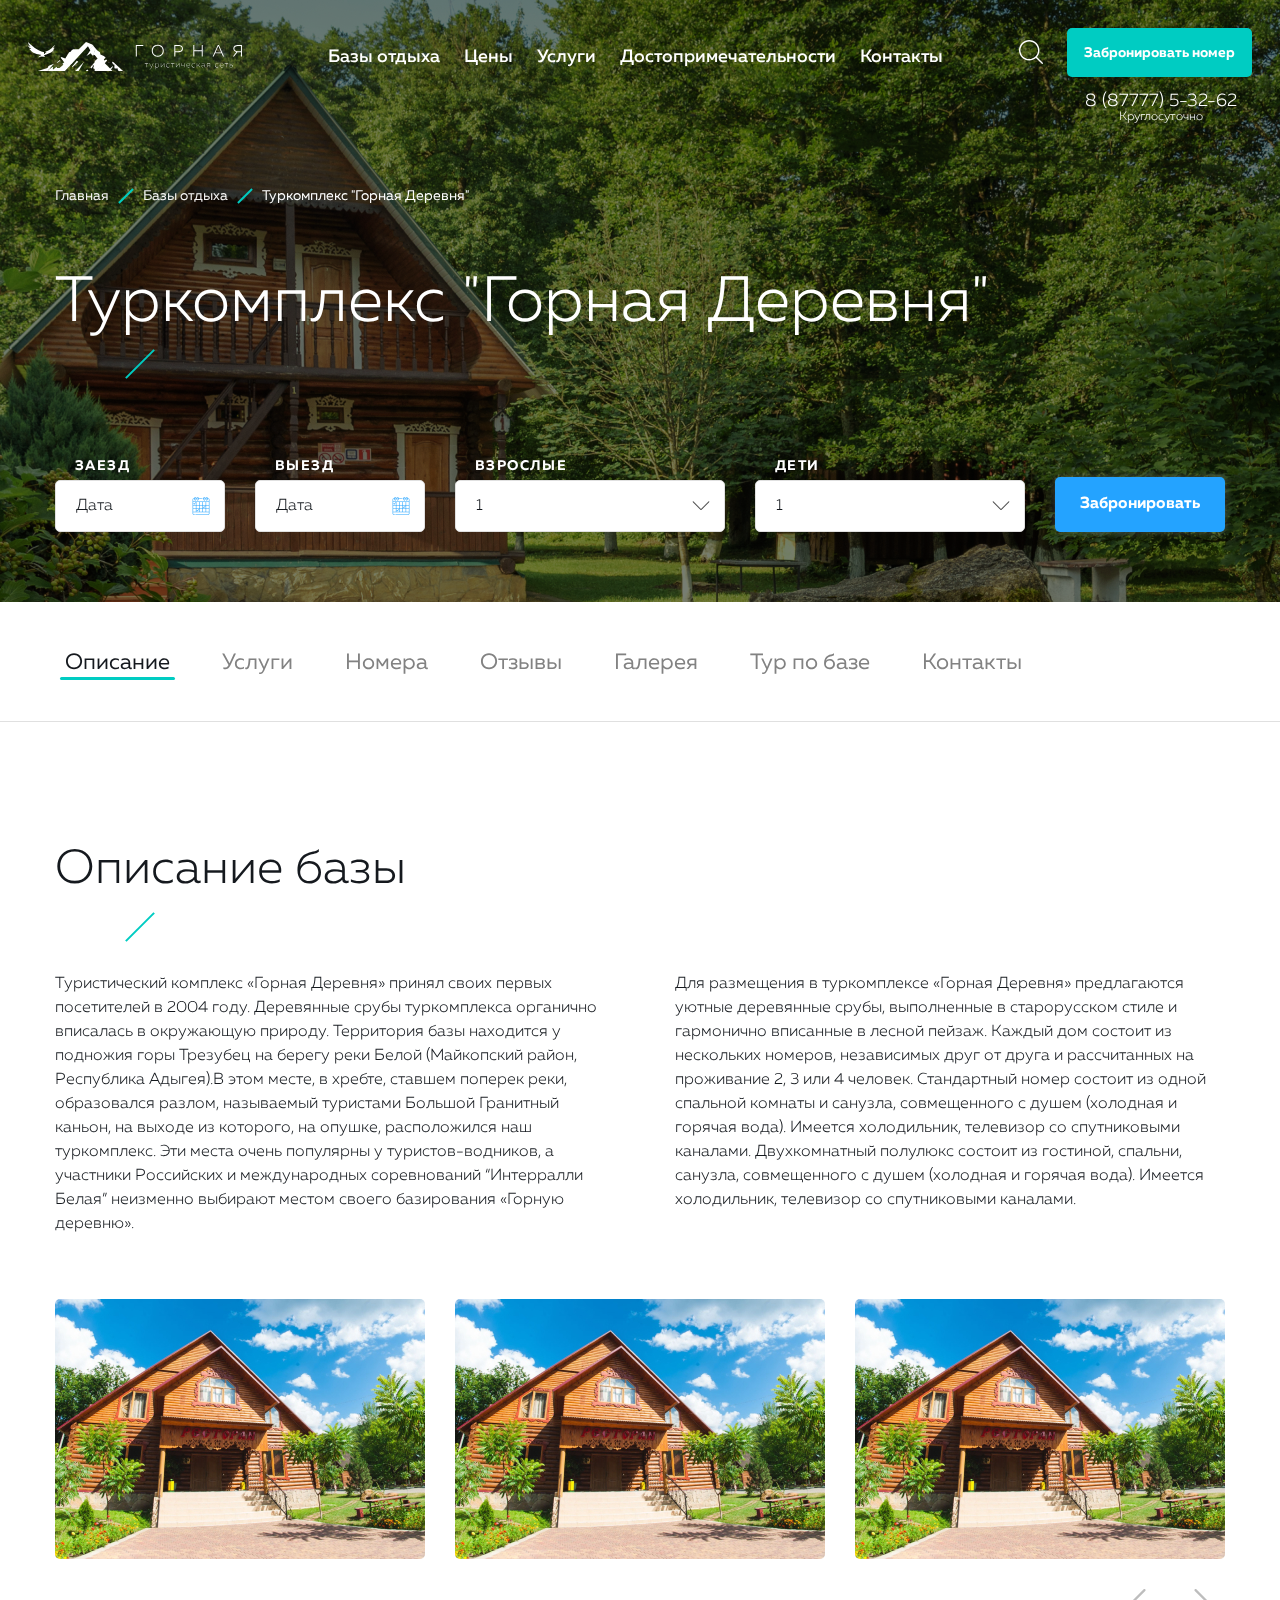
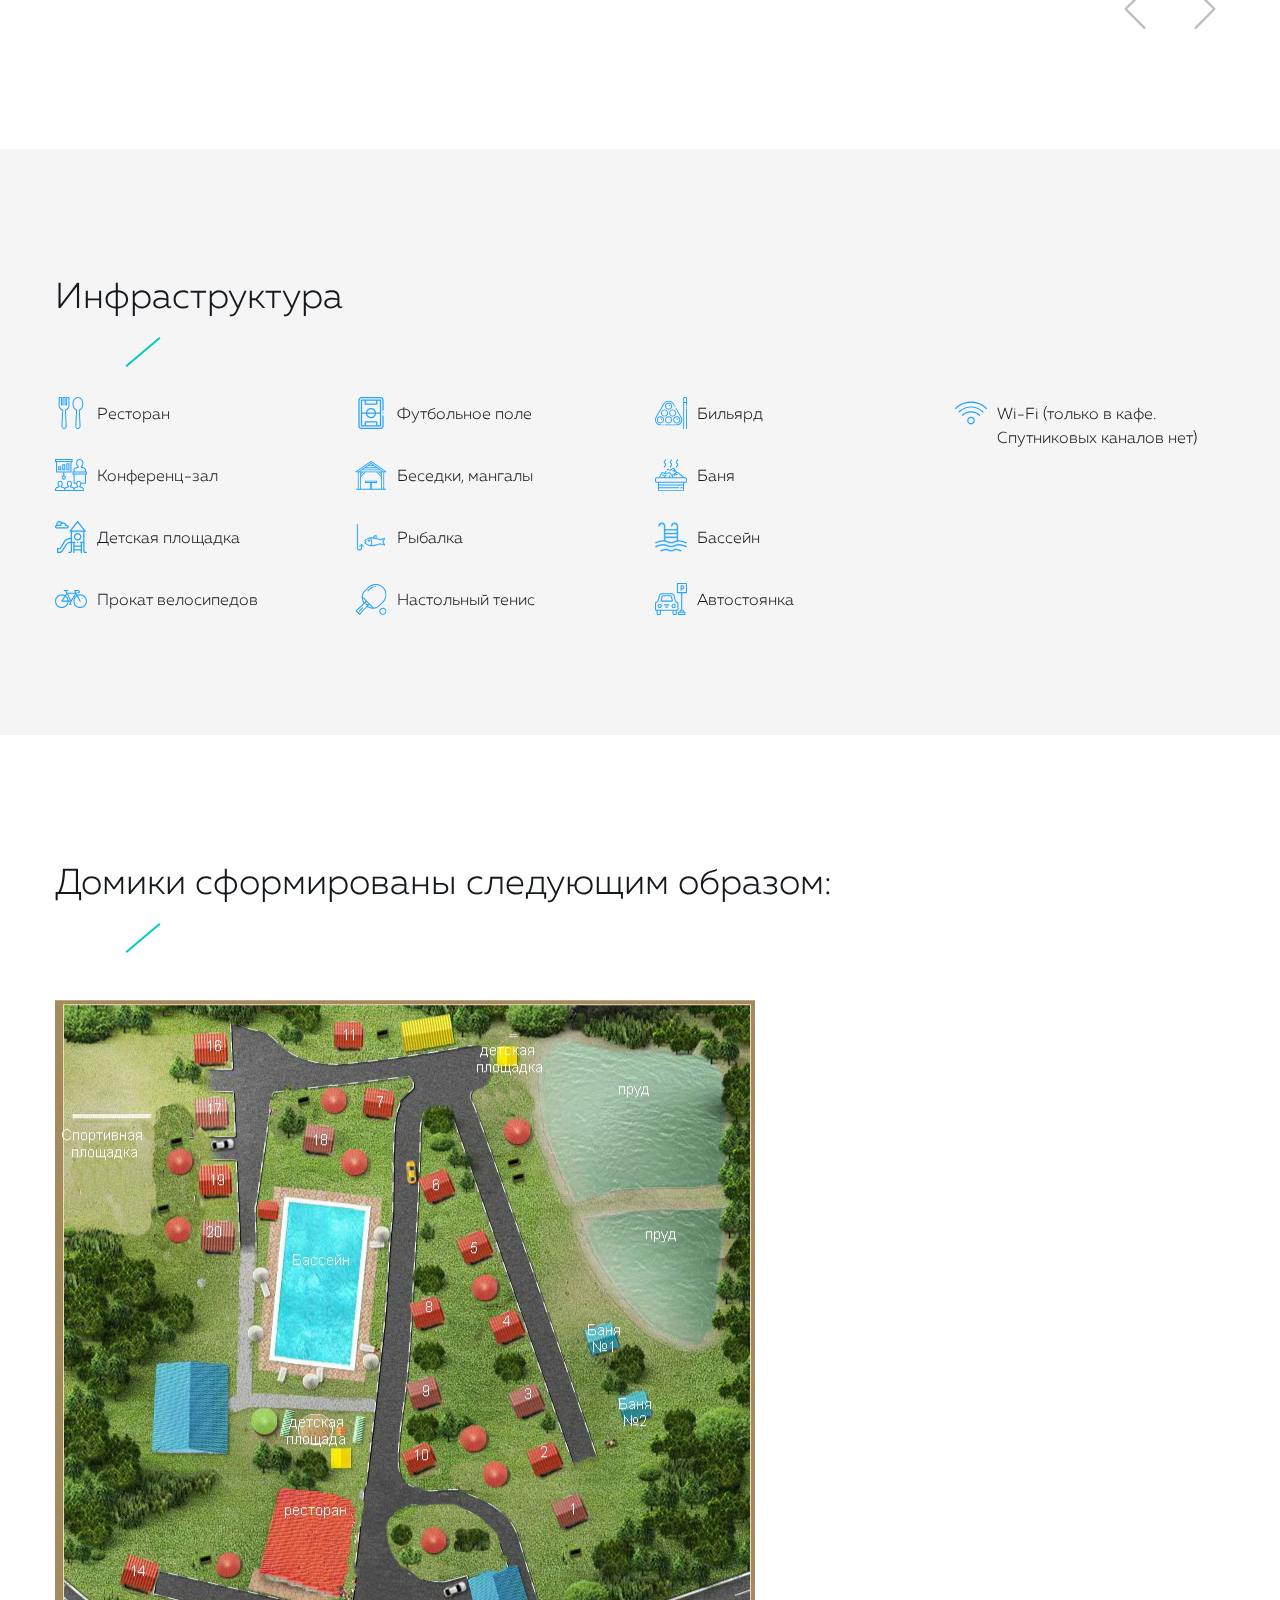
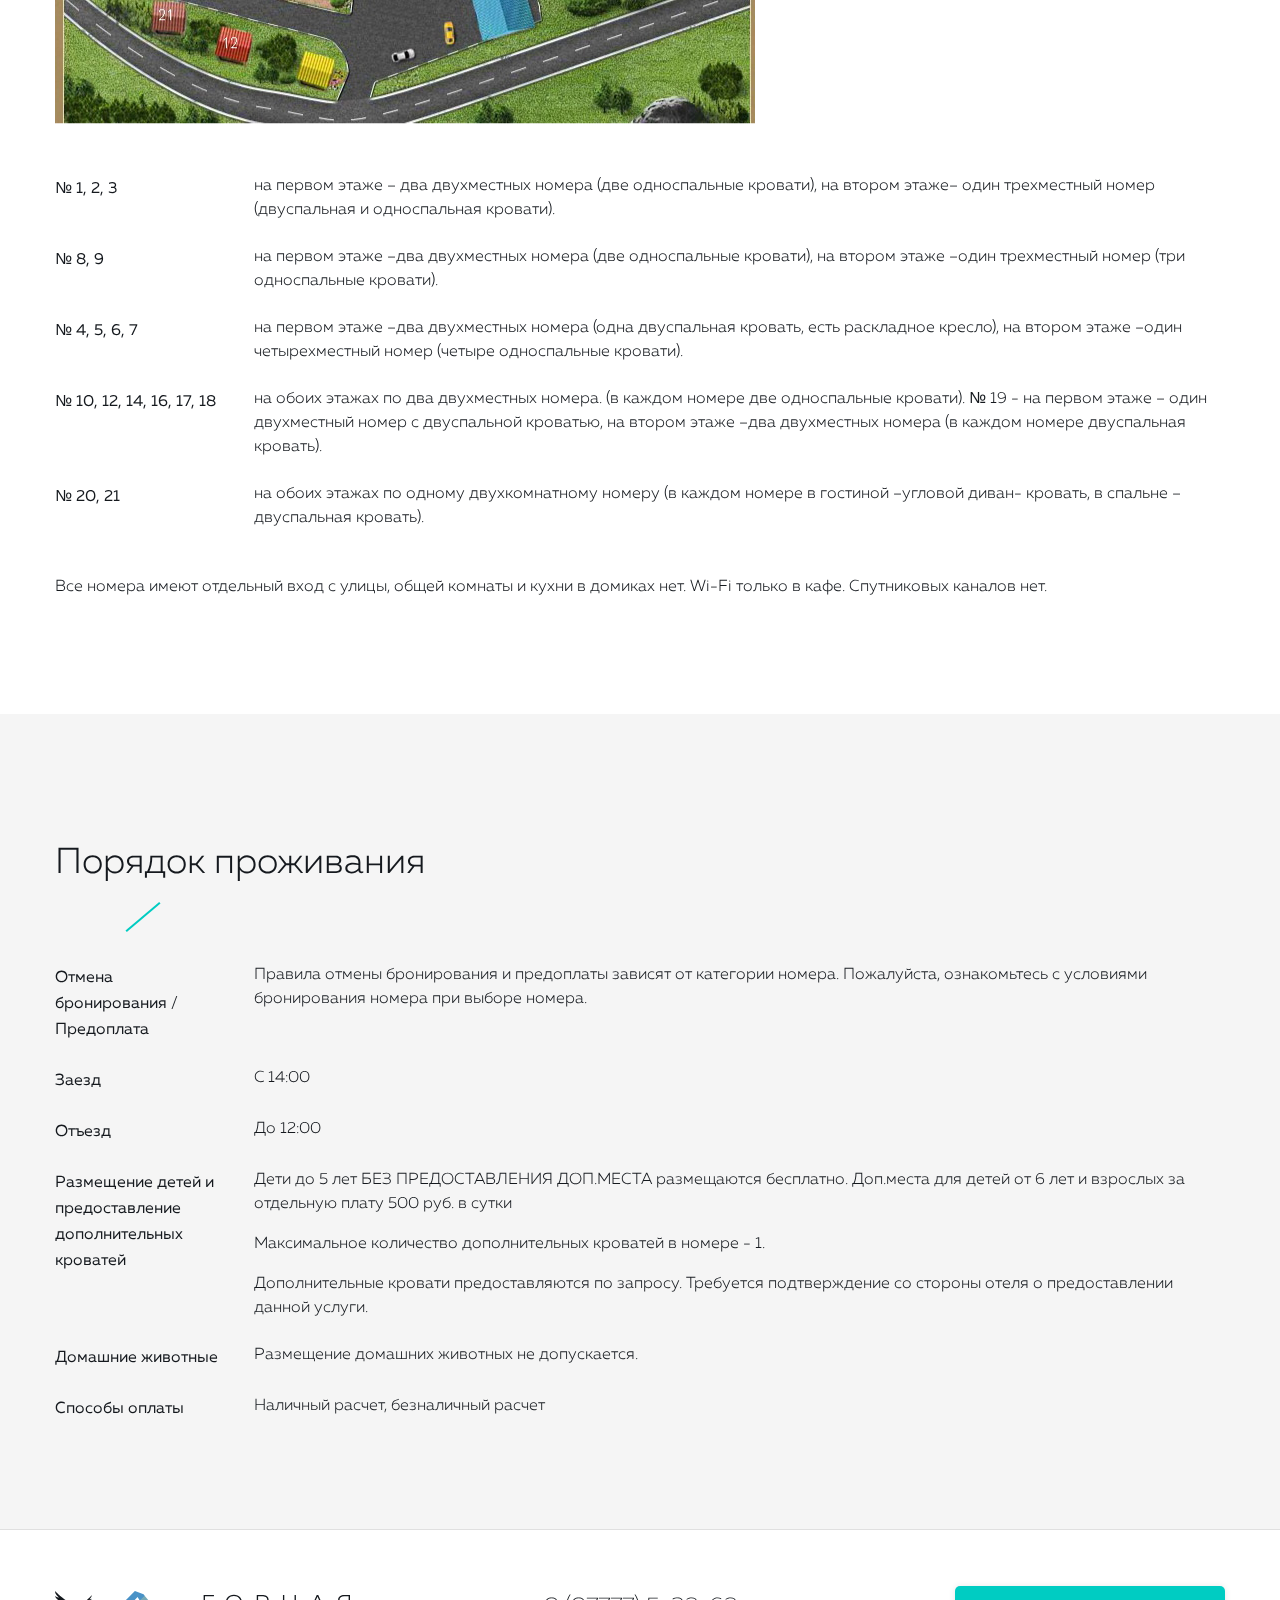
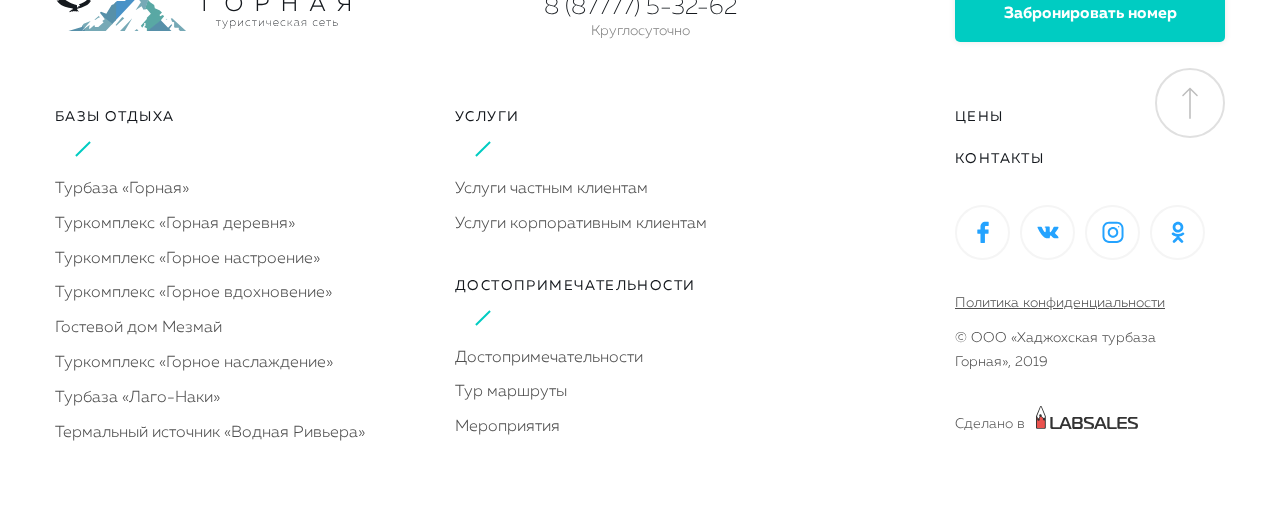
<file: bazy-otdyha-item-1.html>
<!DOCTYPE html>
<html lang="ru" class="html-sth">
<head>
    <meta charset="UTF-8">
    <meta name="viewport" content="width=device-width, initial-scale=1, shrink-to-fit=no">
    <title>Главная</title>
    <!-- <link rel="icon" href="img/favicon.png"> -->
	
    <link rel="stylesheet" type="text/css" href="css/bootstrap.min.css"/>
    <!-- <link rel="stylesheet" type="text/css" href="fonts/magistral/magistral.css" /> -->
    <link rel="stylesheet" type="text/css" href="css/font.css"/>
    <!-- <link rel="stylesheet" type="text/css" href="fonts/font-awesome/css/font-awesome.min.css" /> -->
    <link rel="stylesheet" type="text/css" href="swiper/swiper.min.css" />
    <!-- <link rel="stylesheet" type="text/css" href="textfield/textfield.css" /> -->
    <link rel="stylesheet" type="text/css" href="css/bootstrap-grid-float.css" />

    <link rel="stylesheet" type="text/css" href="jqueryUI/jquery-ui.css" />
    
    <link rel="stylesheet" type="text/css" href="css/style.css"/>
    <link rel="stylesheet" type="text/css" href="css/media.css"/>
    <link rel="stylesheet" type="text/css" href="css/dg.css"/>
    <!--[if lte IE 9]>
        <script src="js/ie9/html5shiv.min.js"></script>
        <script src="js/ie9/respond.min.js"></script>
    <![endif]-->   
</head>
<body> 
 
<!-- <div class="abc" style="background-color: #3300aa;background-color: #ffe4c4; height: 30px;"></div> -->
<div class="big-head">
    <div class="header header--fix">
        <div class="header__container">
            <div class="header__row">
                <div class="header__col-1">
                    <div class="header__logo-wrap">
                        <a class="header__logo" href="/">
                            <img class="header__logo-img" src="img/logo-white.svg" alt="">
                        </a>
                    </div>
                </div>
                <div class="header__col-2">
                    <div class="header__links-row">
                        <!-- <div class="header__link-wrap">
                            <a class="header__link" href="">Базы отдыха</a>
                        </div> -->
                        <div class="header__link-wrap">
                            <div class="accrd">
                                <div class="accrd__top">
                                    <a class="header__link accrd__top-link" href="">Базы отдыха</a>
                                </div>
                                <div class="accrd__bottom">
                                    <div class="accrd__eff-wrap">
                                        <div class="accrd__links-bl">
                                            <div class="accrd__item">
                                                <a class="accrd__link" href="">Турбаза «Горная»</a>
                                            </div>
                                            <div class="accrd__item">
                                                <a class="accrd__link" href="">Туркомплекс «Горная деревня»</a>
                                            </div>
                                            <div class="accrd__item">
                                                <a class="accrd__link" href="">Туркомплекс «Горное настроение»</a>
                                            </div>
                                            <div class="accrd__item">
                                                <a class="accrd__link" href="">Туркомплекс «Горное вдохновение»</a>
                                            </div>
                                            <div class="accrd__item">
                                                <a class="accrd__link active" href="">Гостевой дом Мезмай</a>
                                            </div>
                                            <div class="accrd__item">
                                                <a class="accrd__link" href="">Туркомплекс «Горное наслаждение»</a>
                                            </div>
                                            <div class="accrd__item">
                                                <a class="accrd__link" href="">Турбаза «Лаго-Наки»</a>
                                            </div>
                                            <div class="accrd__item">
                                                <a class="accrd__link" href="">Термальный источник «Водная Ривьера»</a>
                                            </div>
                                        </div>
                                    </div>
                                </div>
                            </div>
                        </div>
                        <!-- <div class="header__link-wrap">
                            <a class="header__link" href="">Базы отдыха</a>
                        </div> -->
                        <div class="header__link-wrap">
                            <a class="header__link" href="">Цены</a>
                        </div>
                        <div class="header__link-wrap">
                            <a class="header__link" href="">Услуги</a>
                        </div>
                        <div class="header__link-wrap">
                            <a class="header__link" href="">Достопримечательности</a>
                        </div>
                        <div class="header__link-wrap">
                            <a class="header__link" href="">Контакты</a>
                        </div>
                    </div>
                </div>
                <div class="header__col-3">
                    <div class="header__phone-bl">
                        <div class="header__phone-wrap">
                            <a class="header__phone" href="tel:8 (87777) 5-32-62">8 (87777) 5-32-62</a>
                        </div>
                        <div class="header__phone-descript">Круглосуточно</div>
                    </div>
                    <div class="header__search">
                        <a class="header__search-btn js--header-search-btn" href="">
                            <svg class="header__search-icon" width="24" height="24" viewBox="0 0 24 24" fill="#ffffff" xmlns="http://www.w3.org/2000/svg">
                                <path d="M23.7898 22.8L17.9575 16.9676C19.522 15.1689 20.4692 12.8222 20.4692 10.2572C20.4692 4.61107 15.8767 0.0239258 10.2359 0.0239258C4.58983 0.0239258 0.00268555 4.61639 0.00268555 10.2572C0.00268555 15.898 4.59515 20.4904 10.2359 20.4904C12.8009 20.4904 15.1477 19.5432 16.9464 17.9787L22.7787 23.8111C22.9171 23.9494 23.1033 24.0239 23.2843 24.0239C23.4652 24.0239 23.6515 23.9547 23.7898 23.8111C24.0665 23.5343 24.0665 23.0767 23.7898 22.8ZM1.43417 10.2572C1.43417 5.40397 5.38273 1.46073 10.2306 1.46073C15.0838 1.46073 19.0271 5.40929 19.0271 10.2572C19.0271 15.1051 15.0838 19.059 10.2306 19.059C5.38273 19.059 1.43417 15.1104 1.43417 10.2572Z" />
                            </svg>
                        </a>
                    </div>
                    <div class="header__bron">
                        <a class="header__bron-btn js--hbron-btn" href="">Забронировать номер</a>
                    </div>
                    <div class="header__burger-wrap">
                        <div class="burger js--burger">
                            <div class="burger__line burger__line-1"></div>
                            <div class="burger__line burger__line-2"></div>
                            <div class="burger__line burger__line-3"></div>
                        </div>
                    </div>
                </div>
            </div>
        </div>
        <div class="header__search-block">
            <div class="search-bl">
                <div class="container search-bl__container">
                    <div class="search-bl__effect-el">
                        <div class="search-bl__el">
                            <input class="search-bl__input" type="text" placeholder="Поиск">
                            <button class="search-bl__btn">
                                <img class="search-bl__btn-icon" src="img/search-bl-icon-01.svg" alt="">
                            </button>
                        </div>
                    </div>
                </div>
            </div>
        </div>
    </div>
    
    <div class="header-bron-block">
        <div class="hbron-form">
            <div class="hbron-form__mobile-header">
                <div class="hbron-form__title-wrap">
                    <div class="hbron-form__title">Найти номер</div>
                </div>
                <div class="hbron-form__close hbron-form__close--2">
                    <img class="hbron-form__close-icon" src="img/hbron-close-icon.svg" alt="">
                </div>
            </div>
            <form class="hbron-form__el" action="">
                <div class="hbron-form__box">
                    <div class="hbron-form__close hbron-form__close--1">
                        <img class="hbron-form__close-icon" src="img/hbron-close-icon.svg" alt="">
                    </div>
                    <div class="row hbron-form__row">

                        <div class="col-xl-12 col-lg-12 col-md-12 col-sm-12 col-12 hbron-form__col-1 hbron-form__col-desktop">
                            <div class="hbron-form__title-wrap">
                                <div class="hbron-form__title">Найти номер</div>
                            </div>
                        </div>
                        <div class="col-xl-12 col-lg-12 col-md-12 col-sm-12 col-12 hbron-form__col-1">
                            <div class="broniform__item hbron-form__item">
                                <div class="broniform__item-h">База отдыха</div>
                                <div class="broniform__item-inp">
                                    <select class="gorn-select" name="" id="">
                                        <option value="">Любая</option>
                                        <option value="">База 1</option>
                                        <option value="">База 2</option>
                                        <option value="">База 3</option>
                                    </select>
                                </div>
                            </div>
                        </div>
                        <!-- <div class="col-xl-12 col-lg-12 col-md-12 col-sm-12 col-12 hbron-form__col-1">
                            <div class="broniform__item hbron-form__item">
                                <div class="broniform__item-h">База отдыха</div>
                                <div class="broniform__item-inp">
                                    <input class="gorn-input hbron-form__input gorn-datepicker" type="text" name="" id="" placeholder="Дата">
                                </div>
                            </div>
                        </div> -->
                        <!-- <div class="col-xl-6 col-lg-6 col-md-6 col-sm-6 col-6 hbron-form__col-2">
                            <div class="broniform__item hbron-form__item">
                                <div class="broniform__item-h">Заезд</div>
                                <div class="broniform__item-inp">
                                    <select class="gorn-select" name="" id="">
                                        <option value="">14.06.2019</option>
                                        <option value="">15.06.2019</option>
                                        <option value="">16.06.2019</option>
                                    </select>
                                </div>
                            </div>
                        </div> -->
                        <div class="col-xl-6 col-lg-6 col-md-6 col-sm-6 col-6 hbron-form__col-2">
                            <div class="broniform__item hbron-form__item">
                                <div class="broniform__item-h">Заезд</div>
                                <div class="broniform__item-inp">
                                    <input class="gorn-input hbron-form__input gorn-datepicker" type="text" name="" id="" placeholder="Дата">
                                </div>
                            </div>
                        </div>
                        <!-- <div class="col-xl-6 col-lg-6 col-md-6 col-sm-6 col-6 hbron-form__col-2">
                            <div class="broniform__item hbron-form__item">
                                <div class="broniform__item-h">Выезд</div>
                                <div class="broniform__item-inp">
                                    <select class="gorn-select" name="" id="">
                                        <option value="">14.06.2019</option>
                                        <option value="">15.06.2019</option>
                                        <option value="">16.06.2019</option>
                                    </select>
                                </div>
                            </div>
                        </div> -->
                        <div class="col-xl-6 col-lg-6 col-md-6 col-sm-6 col-6 hbron-form__col-2">
                            <div class="broniform__item hbron-form__item">
                                <div class="broniform__item-h">Выезд</div>
                                <div class="broniform__item-inp">
                                    <input class="gorn-input hbron-form__input gorn-datepicker" type="text" name="" id="" placeholder="Дата">
                                </div>
                            </div>
                        </div>
                        <div class="col-xl-6 col-lg-6 col-md-6 col-sm-6 col-6 hbron-form__col-2">
                            <div class="broniform__item hbron-form__item">
                                <div class="broniform__item-h">Взрослые</div>
                                <div class="broniform__item-inp">
                                    <select class="gorn-select" name="" id="">
                                        <option value="">1</option>
                                        <option value="">2</option>
                                        <option value="">3</option>
                                    </select>
                                </div>
                            </div>
                        </div>
                        <div class="col-xl-6 col-lg-6 col-md-6 col-sm-6 col-6 hbron-form__col-2">
                            <div class="broniform__item hbron-form__item">
                                <div class="broniform__item-h">Дети</div>
                                <div class="broniform__item-inp">
                                    <select class="gorn-select" name="" id="">
                                        <option value="">1</option>
                                        <option value="">2</option>
                                        <option value="">3</option>
                                    </select>
                                </div>
                            </div>
                        </div>
                        <div class="col-xl-12 col-lg-12 col-md-12 col-sm-12 col-12 hbron-form__col-1">
                            <div class="hbron-form__btn-wrap">
                                <div class="blue-btn broniform__btn hbron-form__btn">Найти номер</div>
                            </div>
                        </div>


                    </div>

                </div>
            </form>
        </div>
    </div>
    <div class="mobile-menu">
        <div class="mobile-menu__top">
            <div class="mobile-menu__top-row">
                <div class="header__logo-wrap mobile-menu__logo-wrap">
                    <a class="header__logo" href="/">
                        <img class="header__logo-img mobile-menu__logo" src="img/color-logo.svg" alt="">
                    </a>
                </div>
                <div class="mobile-menu__close-wrap">
                    <div class="burger-close mobile-menu__close js--menu-close">
                        <div class="burger-close__line-1"></div>
                        <div class="burger-close__line-2"></div>
                    </div>
                </div>
            </div>

        </div>
        <div class="mobile-menu__center">
            <div class="mlinks">
                <div class="mlinks__item">
                    <div class="mob-accrd">
                        <div class="mob-accrd__top">
                            <div class="mob-accrd__name">Базы отдыха</div>
                        </div>
                        <div class="mob-accrd__bottom">
                            <div class="mob-accrd__effect-wrap">
                                <div class="mob-accrd__links">

                                    <div class="mob-accrd__link-wrap">
                                        <a class="mob-accrd__link" href="">Турбаза «Горная»</a>
                                    </div>
                                    <div class="mob-accrd__link-wrap">
                                        <a class="mob-accrd__link" href="">Туркомплекс «Горная деревня»</a>
                                    </div>
                                    <div class="mob-accrd__link-wrap">
                                        <a class="mob-accrd__link" href="">Туркомплекс «Горное настроение»</a>
                                    </div>
                                    <div class="mob-accrd__link-wrap">
                                        <a class="mob-accrd__link" href="">Туркомплекс «Горное вдохновение»</a>
                                    </div>
                                    <div class="mob-accrd__link-wrap">
                                        <a class="mob-accrd__link active" href="">Гостевой дом Мезмай</a>
                                    </div>
                                    <div class="mob-accrd__link-wrap">
                                        <a class="mob-accrd__link" href="">Туркомплекс «Горное наслаждение»</a>
                                    </div>
                                    <div class="mob-accrd__link-wrap">
                                        <a class="mob-accrd__link" href="">Турбаза «Лаго-Наки»</a>
                                    </div>
                                    <div class="mob-accrd__link-wrap">
                                        <a class="mob-accrd__link" href="">Термальный источник «Водная Ривьера»</a>
                                    </div>

                                </div>
                            </div>
                        </div>

                    </div>
                </div>
                <div class="mlinks__item">
                    <a class="mlinks__link" href="">Цены</a>
                </div>
                <div class="mlinks__item">
                    <a class="mlinks__link" href="">Достопримечательности</a>
                </div>
                <div class="mlinks__item">
                    <div class="mob-accrd">
                        <div class="mob-accrd__top">
                            <div class="mob-accrd__name">Услуги</div>
                        </div>
                        <div class="mob-accrd__bottom">
                            <div class="mob-accrd__effect-wrap">
                                <div class="mob-accrd__links">
    
                                    <div class="mob-accrd__link-wrap">
                                        <a class="mob-accrd__link" href="">Пункт 1</a>
                                    </div>
                                    <div class="mob-accrd__link-wrap">
                                        <a class="mob-accrd__link" href="">Пункт 2</a>
                                    </div>
                                    <div class="mob-accrd__link-wrap">
                                        <a class="mob-accrd__link" href="">Пункт 3</a>
                                    </div>
                                    <div class="mob-accrd__link-wrap">
                                        <a class="mob-accrd__link" href="">Пункт 4</a>
                                    </div>
                                    <div class="mob-accrd__link-wrap">
                                        <a class="mob-accrd__link" href="">Пункт 5</a>
                                    </div>
                                    <div class="mob-accrd__link-wrap">
                                        <a class="mob-accrd__link" href="">Пункт 6</a>
                                    </div>
                                    <div class="mob-accrd__link-wrap">
                                        <a class="mob-accrd__link" href="">Пункт 7</a>
                                    </div>
    
                                </div>
                            </div>
                        </div>
                    </div>

                </div>

                <div class="mlinks__item">
                    <a class="mlinks__link" href="">Контакты</a>
                </div>
            </div>
            <div class="m-search">
                <form class="form" action="">
                    <div class="m-search__el">
                            <input class="m-search__input" type="text" placeholder="Поиск">
                            <button class="m-search__btn">
                                <!-- <img class="m-search__btn-icon m-search__btn-icon--1" src="img/mob-search-1.svg" alt=""> -->
                                <!-- <img class="m-search__btn-icon m-search__btn-icon--2" src="img/mob-search-2.svg" alt=""> -->
                                <img class="m-search__btn-icon" src="img/mob-search-2.svg" alt="">
                            </button>
                    </div>

                </form>
            </div>
        </div>
        <div class="mobile-menu__bottom">
            <div class="mobile-menu__bottom-bl">
                <div class="mobile-menu__phone-bl">
                    <div class="footer__phone-wrap">
                        <a class="footer__phone" href="tel:8 (87777) 5-32-62">8 (87777) 5-32-62</a>
                    </div>
                    <div class="footer__phone-descript">Круглосуточно</div>
                </div>
                <div class="mobile-menu__zakaz">
                    <a class="footer__zakaz-btn mobile-menu__zakaz-btn js--hbron-btn" href="">Забронировать номер</a>
                </div>
            </div>
        </div>

    </div>

    <div class="baza-item-scr" style="background-image: url(img/baza-item-scr-01.jpg);">
        <div class="baza-item-scr__dark-bg"></div>
        <div class="baza-item-scr__content">
            <div class="container">
                <div class="row">
                    <div class="col-xl-12 col-lg-12 col-md-12 col-sm-12 col-12">
                        <div class="baza-item-scr__bread">
                            <div class="breadcrumb bread-c bread-c--white">
                                <a class="breadcrumb-item" href="#">Главная</a>
                                <a class="breadcrumb-item" href="#">Базы отдыха</a>
                                <!-- <a class="breadcrumb-item" href="#">Главная</a> -->
                                <span class="breadcrumb-item active">Туркомплекс "Горная Деревня"</span>
                            </div>
                        </div>
                    </div>
                    <div class="col-xl-12 col-lg-12 col-md-12 col-sm-12 col-12">
                        <div class="baza-item-scr__title-wrap">
                            <div class="page-head__title baza-item-scr__title">Туркомплекс "Горная Деревня"</div>
                        </div>
                    </div>
                    <div class="col-xl-12 col-lg-12 col-md-12 col-sm-12 col-12 hidden-lg-up">
                        <div class="baza-item-scr__mobile-btn-wrap">
                            <button class="blue-btn baza-item-scr__mobile-btn js--hbron-btn">Забронировать</button>
                        </div>
                    </div>
                </div>
            </div>

        </div>
    </div>
    <div class="broniform">
        <div class="container">
            <div class="row">
                <div class="col-xl-12 col-lg-12 col-md-12 col-sm-12 col-12">
                    <div class="broniform__el-wrap">
                        <form class="broniform__el" action="">
                            <div class="row broniform__new-row">
                                <div class=" col-xl-2 col-lg-2 col-12 broniform__col-1">
                                    <div class="broniform__item">
                                        <div class="broniform__item-h">Заезд</div>
                                        <div class="broniform__item-inp">
                                            <input class="gorn-input broniform__input gorn-datepicker" type="text" name="" id="" placeholder="Дата">
                                        </div>
                                    </div>
                                </div>
                                <div class=" col-xl-2 col-lg-2 col-12 broniform__col-2">
                                    <div class="broniform__item">
                                        <div class="broniform__item-h">Выезд</div>
                                        <div class="broniform__item-inp">
                                            <input class="gorn-input broniform__input gorn-datepicker" type="text" name="" id="" placeholder="Дата">
                                        </div>
                                    </div>
                                </div>
                                <div class=" col-xl-3 col-lg-2 col-12 broniform__col-3">
                                    <div class="broniform__item">
                                        <div class="broniform__item-h">Взрослые</div>
                                        <div class="broniform__item-inp">
                                            <select class="gorn-select" name="" id="">
                                                <option value="">1</option>
                                                <option value="">2</option>
                                                <option value="">3</option>
                                            </select>
                                        </div>
                                    </div>
                                </div>
                                <div class=" col-xl-3 col-lg-2 col-12 broniform__col-4">
                                    <div class="broniform__item">
                                        <div class="broniform__item-h">Дети</div>
                                        <div class="broniform__item-inp">
                                            <select class="gorn-select" name="" id="">
                                                <option value="">1</option>
                                                <option value="">2</option>
                                                <option value="">3</option>
                                            </select>
                                        </div>
                                    </div>
                                </div>
                                <div class=" col-xl-2 col-lg-2 col-12 broniform__col-5">
                                    <div class="blue-btn broniform__btn">Забронировать</div>
                                </div>
                            </div>
                        </form>
                    </div>
                </div>
            </div>
        </div>
    </div>
</div>


<div class="menu-otdyh">
    <div class="container">
        <div class="row">
            <div class="col-xl-12 col-lg-12 col-md-12 col-sm-12 col-12">
                <div class="menu-otdyh__row js--tab-row">
                    <div class="menu-otdyh__item">
                        <a class="menu-otdyh__link js--tab-link active" href="">Описание</a>
                    </div>
                    <div class="menu-otdyh__item">
                        <a class="menu-otdyh__link js--tab-link" href="">Услуги</a>
                    </div>
                    <div class="menu-otdyh__item">
                        <a class="menu-otdyh__link js--tab-link" href="">Номера</a>
                    </div>
                    <div class="menu-otdyh__item">
                        <a class="menu-otdyh__link js--tab-link" href="">Отзывы</a>
                    </div>
                    <div class="menu-otdyh__item">
                        <a class="menu-otdyh__link js--tab-link" href="">Галерея</a>
                    </div>
                    <div class="menu-otdyh__item">
                        <a class="menu-otdyh__link js--tab-link" href="">Тур по базе</a>
                    </div>
                    <div class="menu-otdyh__item">
                        <a class="menu-otdyh__link js--tab-link" href="">Контакты</a>
                    </div>
                </div>
            </div>
        </div>
    </div>
</div>

<div class="opisanie-obj">
    <div class="container">
        <div class="row">
            <div class="col-xl-12 col-lg-12 col-md-12 col-sm-12 col-12">
                <div class="std__h-wrap seo-text__title-wrap">
                    <div class="std__h seo-text__title">Описание базы</div>
                </div>
            </div>

            <div class="col-xl-12 col-lg-12 col-md-12 col-sm-12 col-12">
                <div class="seo-text__textarea-wrap">
                    <div class="std__sm-text seo-text__textarea">
                        <p>
                            Туристический комплекс «Горная Деревня» принял своих первых посетителей в 2004 году. Деревянные срубы туркомплекса органично вписалась в окружающую природу. Территория базы находится у подножия горы Трезубец на берегу реки Белой (Майкопский район, Республика Адыгея).В этом месте, в хребте, ставшем поперек реки, образовался разлом, называемый туристами Большой Гранитный каньон, на выходе из которого, на опушке, расположился наш туркомплекс. Эти места очень популярны у туристов-водников, а участники Российских и международных соревнований “Интерралли Белая” неизменно выбирают местом своего базирования «Горную деревню».
                        </p>
                        <p>
                            Для размещения в туркомплексе «Горная Деревня» предлагаются уютные деревянные срубы, выполненные в старорусском стиле и гармонично вписанные в лесной пейзаж. Каждый дом состоит из нескольких номеров, независимых друг от друга и рассчитанных на проживание 2, 3 или 4 человек. Стандартный номер состоит из одной спальной комнаты и санузла, совмещенного с душем (холодная и горячая вода). Имеется холодильник, телевизор со спутниковыми каналами. Двухкомнатный полулюкс состоит из гостиной, спальни, санузла, совмещенного с душем (холодная и горячая вода). Имеется холодильник, телевизор со спутниковыми каналами.
                        </p>
                    </div>
                </div>
            </div>
            <div class="col-xl-12 col-lg-12 col-md-12 col-sm-12 col-12">
                <div class="opisanie-obj__slider-bl">
                    <div class="opisanie-obj__slider">
                        <div class="swiper-container opisanie-obj__swiper-container js--opobj-slider">
                            <div class="swiper-wrapper">
                                <div class="swiper-slide">
                                    <div class="opisanie-obj-slide" style="background-image: url(img/opisanie-obj-01.jpg);"></div>
                                </div>
                                <div class="swiper-slide">
                                    <div class="opisanie-obj-slide" style="background-image: url(img/opisanie-obj-01.jpg);"></div>
                                </div>
                                <div class="swiper-slide">
                                    <div class="opisanie-obj-slide" style="background-image: url(img/opisanie-obj-01.jpg);"></div>
                                </div>
                                <div class="swiper-slide">
                                    <div class="opisanie-obj-slide" style="background-image: url(img/opisanie-obj-01.jpg);"></div>
                                </div>
                            </div>
                        </div>
                    </div> 
                    <div class="opisanie-obj__control">
                        <div class="opisanie-obj__arr opisanie-obj__arr-prev js--opobj-prev">
                            <img class="opisanie-obj__arr-icon" src="img/otzyvy-arr-prev.svg" alt="">
                        </div>
                        <div class="opisanie-obj__arr opisanie-obj__arr-next js--opobj-next">
                            <img class="opisanie-obj__arr-icon" src="img/otzyvy-arr-next.svg" alt="">
                        </div>
                    </div>
                </div>
            </div>
        </div>
    </div>
</div>

<div class="infrast">
    <div class="container">
        <div class="row">
            <div class="col-xl-12 col-lg-12 col-md-12 col-sm-12 col-12">
                <div class="std__h-wrap infrast__title-wrap">
                    <div class="std__sm-h infrast__title">Инфраструктура</div>
                </div>
            </div>
            <div class="col-xl-12 col-lg-12 col-md-12 col-sm-12 col-12">
                <div class="infrast__params">
                    <div class="row infrast__sub-row">
                        <div class="col-xl-3 col-lg-3 col-md-4 col-sm-6 col-12">
                            <div class="infrast__item">
                                <a class="infrast__link" href="">
                                    <span class="infrast__icon-wrap">
                                        <img class="infrast__icon" src="img/infrast-icon-01.svg" alt="">
                                    </span>
                                    <span class="infrast__name">Ресторан</span>
                                </a>
                            </div>
                        </div>
                        <div class="col-xl-3 col-lg-3 col-md-4 col-sm-6 col-12">
                            <div class="infrast__item">
                                <a class="infrast__link" href="">
                                    <span class="infrast__icon-wrap">
                                        <img class="infrast__icon" src="img/infrast-icon-02.svg" alt="">
                                    </span>
                                    <span class="infrast__name">Футбольное поле</span>
                                </a>
                            </div>
                        </div>
                        <div class="col-xl-3 col-lg-3 col-md-4 col-sm-6 col-12">
                            <div class="infrast__item">
                                <a class="infrast__link" href="">
                                    <span class="infrast__icon-wrap">
                                        <img class="infrast__icon" src="img/infrast-icon-03.svg" alt="">
                                    </span>
                                    <span class="infrast__name">Бильярд</span>
                                </a>
                            </div>
                        </div>
                        <div class="col-xl-3 col-lg-3 col-md-4 col-sm-6 col-12">
                            <div class="infrast__item">
                                <a class="infrast__link" href="">
                                    <span class="infrast__icon-wrap">
                                        <img class="infrast__icon" src="img/infrast-icon-04.svg" alt="">
                                    </span>
                                    <span class="infrast__name">Wi-Fi (только в кафе. Спутниковых каналов нет)</span>
                                </a>
                            </div>
                        </div>
                        <div class="col-xl-3 col-lg-3 col-md-4 col-sm-6 col-12">
                            <div class="infrast__item">
                                <a class="infrast__link" href="">
                                    <span class="infrast__icon-wrap">
                                        <img class="infrast__icon" src="img/infrast-icon-05.svg" alt="">
                                    </span>
                                    <span class="infrast__name">Конференц-зал</span>
                                </a>
                            </div>
                        </div>
                        <div class="col-xl-3 col-lg-3 col-md-4 col-sm-6 col-12">
                            <div class="infrast__item">
                                <a class="infrast__link" href="">
                                    <span class="infrast__icon-wrap">
                                        <img class="infrast__icon" src="img/infrast-icon-06.svg" alt="">
                                    </span>
                                    <span class="infrast__name">Беседки, мангалы</span>
                                </a>
                            </div>
                        </div>
                        <div class="col-xl-3 col-lg-3 col-md-4 col-sm-6 col-12">
                            <div class="infrast__item">
                                <a class="infrast__link" href="">
                                    <span class="infrast__icon-wrap">
                                        <img class="infrast__icon" src="img/infrast-icon-07.svg" alt="">
                                    </span>
                                    <span class="infrast__name">Баня</span>
                                </a>
                            </div>
                        </div>

                        <div class="col-xl-3 col-lg-3 col-md-4 col-sm-6 col-12"></div>

                        <div class="col-xl-3 col-lg-3 col-md-4 col-sm-6 col-12">
                            <div class="infrast__item">
                                <a class="infrast__link" href="">
                                    <span class="infrast__icon-wrap">
                                        <img class="infrast__icon" src="img/infrast-icon-08.svg" alt="">
                                    </span>
                                    <span class="infrast__name">Детская площадка</span>
                                </a>
                            </div>
                        </div>
                        <div class="col-xl-3 col-lg-3 col-md-4 col-sm-6 col-12">
                            <div class="infrast__item">
                                <a class="infrast__link" href="">
                                    <span class="infrast__icon-wrap">
                                        <img class="infrast__icon" src="img/infrast-icon-09.svg" alt="">
                                    </span>
                                    <span class="infrast__name">Рыбалка</span>
                                </a>
                            </div>
                        </div>
                        <div class="col-xl-3 col-lg-3 col-md-4 col-sm-6 col-12">
                            <div class="infrast__item">
                                <a class="infrast__link" href="">
                                    <span class="infrast__icon-wrap">
                                        <img class="infrast__icon" src="img/infrast-icon-10.svg" alt="">
                                    </span>
                                    <span class="infrast__name">Бассейн</span>
                                </a>
                            </div>
                        </div>

                        <div class="col-xl-3 col-lg-3 col-md-4 col-sm-6 col-12"></div>

                        <div class="col-xl-3 col-lg-3 col-md-4 col-sm-6 col-12">
                            <div class="infrast__item">
                                <a class="infrast__link" href="">
                                    <span class="infrast__icon-wrap">
                                        <img class="infrast__icon" src="img/infrast-icon-11.svg" alt="">
                                    </span>
                                    <span class="infrast__name">Прокат велосипедов</span>
                                </a>
                            </div>
                        </div>
                        <div class="col-xl-3 col-lg-3 col-md-4 col-sm-6 col-12">
                            <div class="infrast__item">
                                <a class="infrast__link" href="">
                                    <span class="infrast__icon-wrap">
                                        <img class="infrast__icon" src="img/infrast-icon-12.svg" alt="">
                                    </span>
                                    <span class="infrast__name">Настольный тенис</span>
                                </a>
                            </div>
                        </div>
                        <div class="col-xl-3 col-lg-3 col-md-4 col-sm-6 col-12">
                            <div class="infrast__item">
                                <a class="infrast__link" href="">
                                    <span class="infrast__icon-wrap">
                                        <img class="infrast__icon" src="img/infrast-icon-13.svg" alt="">
                                    </span>
                                    <span class="infrast__name">Автостоянка</span>
                                </a>
                            </div>
                        </div>
  
                    </div>
                </div>
            </div>
        </div>
    </div>
</div>

<div class="plan">
    <div class="container">
        <div class="row">
            <div class="col-xl-12 col-lg-12 col-md-12 col-sm-12 col-12">
                <div class="std__sm-h-wrap plan__title-wrap">
                    <div class="std__sm-h plan__title">Домики сформированы следующим образом:</div>
                </div>
            </div>
            <div class="col-xl-12 col-lg-12 col-md-12 col-sm-12 col-12">
                <div class="plan__photo-wrap">
                    <img class="plan__photo" src="img/plan-01.jpg" alt="">
                </div>
            </div>
            <div class="col-xl-12 col-lg-12 col-md-12 col-sm-12 col-12">
                <div class="plan__table-wrap">
                    <div class="plan-table">
                        <div class="plan-table__row">
                            <div class="plan-table__col-1">
                                <div class="plan-table__name">№ 1, 2, 3</div>
                            </div>
                            <div class="plan-table__col-2">
                                <div class="plan-table__value">на первом этаже – два двухместных номера (две односпальные кровати), на втором этаже– один трехместный номер (двуспальная и односпальная кровати).</div>
                            </div>
                        </div>
                        <div class="plan-table__row">
                            <div class="plan-table__col-1">
                                <div class="plan-table__name">№ 8, 9</div>
                            </div>
                            <div class="plan-table__col-2">
                                <div class="plan-table__value">на первом этаже –два двухместных номера (две односпальные кровати), на втором этаже –один трехместный номер (три односпальные кровати).</div>
                            </div>
                        </div>
                        <div class="plan-table__row">
                            <div class="plan-table__col-1">
                                <div class="plan-table__name">№ 4, 5, 6, 7</div>
                            </div>
                            <div class="plan-table__col-2">
                                <div class="plan-table__value">на первом этаже –два двухместных номера (одна двуспальная кровать, есть раскладное кресло), на втором этаже –один четырехместный номер (четыре односпальные кровати).</div>
                            </div>
                        </div>
                        <div class="plan-table__row">
                            <div class="plan-table__col-1">
                                <div class="plan-table__name">№ 10, 12, 14, 16, 17, 18</div>
                            </div>
                            <div class="plan-table__col-2">
                                <div class="plan-table__value">на обоих этажах по два двухместных номера. (в каждом номере две односпальные кровати). № 19 - на первом этаже – один двухместный номер с двуспальной кроватью, на втором этаже –два двухместных номера (в каждом номере двуспальная кровать).</div>
                            </div>
                        </div>
                        <div class="plan-table__row">
                            <div class="plan-table__col-1">
                                <div class="plan-table__name">№ 20, 21</div>
                            </div>
                            <div class="plan-table__col-2">
                                <div class="plan-table__value">на обоих этажах по одному двухкомнатному номеру (в каждом номере в гостиной –угловой диван- кровать, в спальне – двуспальная кровать).</div>
                            </div>
                        </div>
                    </div>
                </div>
            </div>
            <div class="col-xl-12 col-lg-12 col-md-12 col-sm-12 col-12">
                <div class="plan__text-wrap">
                    <div class="plan__text">Все номера имеют отдельный вход с улицы, общей комнаты и кухни в домиках нет. Wi-Fi только в кафе. Спутниковых каналов нет.</div>
                </div>
            </div>
        </div>
    </div>
</div>


<div class="residence">
    <div class="container">
        <div class="row">
            <div class="col-xl-12 col-lg-12 col-md-12 col-sm-12 col-12">
                <div class="std__sm-h-wrap residence__title-wrap">
                    <div class="std__sm-h residence__title">Порядок проживания</div>
                </div>
            </div>
            <div class="col-xl-12 col-lg-12 col-md-12 col-sm-12 col-12">
                <div class="residence__table-wrap">

                    <div class="plan-table">
                        <div class="plan-table__row">
                            <div class="plan-table__col-1">
                                <div class="plan-table__name">Отмена бронирования / Предоплата</div>
                            </div>
                            <div class="plan-table__col-2">
                                <div class="plan-table__value">Правила отмены бронирования и предоплаты зависят от категории номера. Пожалуйста, ознакомьтесь с условиями бронирования номера при выборе номера.</div>
                            </div>
                        </div>
                        <div class="plan-table__row">
                            <div class="plan-table__col-1">
                                <div class="plan-table__name">Заезд</div>
                            </div>
                            <div class="plan-table__col-2">
                                <div class="plan-table__value">C 14:00</div>
                            </div>
                        </div>
                        <div class="plan-table__row">
                            <div class="plan-table__col-1">
                                <div class="plan-table__name">Отъезд</div>
                            </div>
                            <div class="plan-table__col-2">
                                <div class="plan-table__value">До 12:00</div>
                            </div>
                        </div>
                        <div class="plan-table__row">
                            <div class="plan-table__col-1">
                                <div class="plan-table__name">Размещение детей и предоставление дополнительных кроватей</div>
                            </div>
                            <div class="plan-table__col-2">
                                <div class="plan-table__value">
                                    <p>Дети до 5 лет БЕЗ ПРЕДОСТАВЛЕНИЯ ДОП.МЕСТА размещаются бесплатно. Доп.места для детей от 6 лет и взрослых за отдельную плату 500 руб. в сутки</p>
                                    <p>Максимальное количество дополнительных кроватей в номере - 1.</p>
                                    <p>Дополнительные кровати предоставляются по запросу. Требуется подтверждение со стороны отеля о предоставлении данной услуги.</p>
                                </div>
                            </div>
                        </div>
                        <div class="plan-table__row">
                            <div class="plan-table__col-1">
                                <div class="plan-table__name">Домашние животные</div>
                            </div>
                            <div class="plan-table__col-2">
                                <div class="plan-table__value">Размещение домашних животных не допускается.</div>
                            </div>
                        </div>
                        <div class="plan-table__row">
                            <div class="plan-table__col-1">
                                <div class="plan-table__name">Способы оплаты</div>
                            </div>
                            <div class="plan-table__col-2">
                                <div class="plan-table__value">Наличный расчет, безналичный расчет</div>
                            </div>
                        </div>
                    </div>

                </div>
            </div>
        </div>
    </div>
</div>

<div class="footer">
    <a class="footer__back-btn" href="">
        <svg class="footer__back-btn-icon" width="70" height="70" viewBox="0 0 70 70" fill="none" xmlns="http://www.w3.org/2000/svg">
            <circle class="footer__back-btn-color-1" cx="35" cy="35" r="34" transform="rotate(-180 35 35)" stroke="#E0E0E0" stroke-width="2"/>
            <path class="footer__back-btn-color-2" d="M34.9999 51.0315C35.4269 51.0315 35.7684 50.6899 35.7684 50.263L35.7684 22.3083L41.5053 28.0452C41.8081 28.3479 42.2894 28.3479 42.5921 28.0452C42.8949 27.7424 42.8949 27.2611 42.5921 26.9584L35.5433 19.9095C35.3958 19.762 35.194 19.6844 34.9999 19.6844C34.8058 19.6844 34.604 19.762 34.4565 19.9095L27.4077 26.9584C27.1049 27.2611 27.1049 27.7424 27.4077 28.0452C27.7104 28.3479 28.1917 28.3479 28.4945 28.0452L34.2314 22.3083L34.2314 50.263C34.2314 50.6899 34.5729 51.0315 34.9999 51.0315Z" fill="#BDBDBD"/>
        </svg>
    </a>
    <div class="container">
        <div class="row">
            <div class="col-xl-4 col-lg-4 col-md-6 col-sm-12 col-12 footer__col-1">
                <div class="footer__logo-wrap">
                    <a class="footer__logo-link" href="">
                        <img class="footer__logo" src="img/color-logo.svg" alt="">
                    </a>
                </div>
            </div>
            <div class="col-xl-4 col-lg-4 col-md-6 col-sm-12 col-12 footer__col-2">
                <div class="footer__phone-bl">
                    <div class="footer__phone-wrap">
                        <a class="footer__phone" href="tel:8 (87777) 5-32-62">8 (87777) 5-32-62</a>
                    </div>
                    <div class="footer__phone-descript">Круглосуточно</div>
                </div>
            </div>
            <div class="col-xl-3 offset-xl-1 col-lg-4 offset-lg-0 col-md-6 col-sm-12 col-12 offset-0 footer__col-3">
                <div class="footer__zakaz">
                    <a class="footer__zakaz-btn" href="">Забронировать номер</a>
                </div>
            </div>
            <div class="col-xl-12 col-lg-12 col-md-12 col-sm-12 col-12 footer__col-4">
                <div class="footer__hr"></div>
            </div>
            <div class="col-xl-4 col-lg-4 col-md-6 col-sm-12 col-12 footer__col-5">
                <div class="footer__pages">
                    <div class="footer__pages-h-wrap">
                        <a class="footer__pages-h" href="">Базы отдыха</a>
                    </div>
                    <div class="footer__pages-links">
                        <div class="footer__link-wrap">
                            <a class="footer__link" href="">Турбаза «Горная»</a>
                        </div>
                        <div class="footer__link-wrap">
                            <a class="footer__link" href="">Туркомплекс «Горная деревня»</a>
                        </div>
                        <div class="footer__link-wrap">
                            <a class="footer__link" href="">Туркомплекс «Горное настроение»</a>
                        </div>
                        <div class="footer__link-wrap">
                            <a class="footer__link" href="">Туркомплекс «Горное вдохновение»</a>
                        </div>
                        <div class="footer__link-wrap">
                            <a class="footer__link" href="">Гостевой дом Мезмай</a>
                        </div>
                        <div class="footer__link-wrap">
                            <a class="footer__link" href="">Туркомплекс «Горное наслаждение»</a>
                        </div>
                        <div class="footer__link-wrap">
                            <a class="footer__link" href="">Турбаза «Лаго-Наки»</a>
                        </div>
                        <div class="footer__link-wrap">
                            <a class="footer__link" href="">Термальный источник «Водная Ривьера»</a>
                        </div>
                    </div>

                </div>
            </div>
            <div class="col-xl-4 col-lg-4 col-md-6 col-sm-12 col-12 footer__col-6">

                <div class="footer__pages">
                    <div class="footer__pages-h-wrap">
                        <a class="footer__pages-h" href="">Услуги</a>
                    </div>
                    <div class="footer__pages-links">
                        <div class="footer__link-wrap">
                            <a class="footer__link" href="">Услуги частным клиентам</a>
                        </div>
                        <div class="footer__link-wrap">
                            <a class="footer__link" href="">Услуги корпоративным клиентам</a>
                        </div>
                    </div>
                </div>

                <div class="footer__pages">
                    <div class="footer__pages-h-wrap">
                        <a class="footer__pages-h" href="">Достопримечательности</a>
                    </div>
                    <div class="footer__pages-links">
                        <div class="footer__link-wrap">
                            <a class="footer__link" href="">Достопримечательности</a>
                        </div>
                        <div class="footer__link-wrap">
                            <a class="footer__link" href="">Тур маршруты</a>
                        </div>
                        <div class="footer__link-wrap">
                            <a class="footer__link" href="">Мероприятия</a>
                        </div>
                    </div>
                </div>

            </div>
            <div class="col-xl-3 offset-xl-1 col-lg-4 offset-lg-0 col-md-12 col-sm-12 col-12 offset-0 footer__col-7">
                <div class="footer__sng-links-bl">
                    <div class="footer__sng-link-wrap">
                        <a class="footer__sng-link" href="">Цены</a>
                    </div>
                    <div class="footer__sng-link-wrap">
                        <a class="footer__sng-link" href="">Контакты</a>
                    </div>
                </div>

                <div class="footer__social">
                    <div class="soc-links">
                        <div class="soc-links__item-wrap">
                            <a class="soc-links__item" href="">
                                <div class="soc-links__icon-wrap">
                                    <svg class="soc-links__icon" width="22" height="22" viewBox="0 0 23 23" fill="#24A3FF" xmlns="http://www.w3.org/2000/svg">
                                        <path d="M16.9992 0.90155L14.1463 0.896973C10.9411 0.896973 8.86983 3.02206 8.86983 6.3112V8.80752H6.00136C5.75349 8.80752 5.55276 9.00848 5.55276 9.25634V12.8732C5.55276 13.1211 5.75372 13.3218 6.00136 13.3218H8.86983V22.4484C8.86983 22.6963 9.07055 22.897 9.31842 22.897H13.061C13.3088 22.897 13.5095 22.696 13.5095 22.4484V13.3218H16.8635C17.1113 13.3218 17.312 13.1211 17.312 12.8732L17.3134 9.25634C17.3134 9.13733 17.266 9.02335 17.182 8.93913C17.098 8.8549 16.9836 8.80752 16.8646 8.80752H13.5095V6.69136C13.5095 5.67425 13.7519 5.15791 15.0769 5.15791L16.9987 5.15722C17.2464 5.15722 17.4471 4.95627 17.4471 4.70863V1.35014C17.4471 1.10273 17.2466 0.902008 16.9992 0.90155Z"/>
                                    </svg>
                                </div>
                            </a>
                        </div>
                        <div class="soc-links__item-wrap">
                            <a class="soc-links__item" href="">
                                <div class="soc-links__icon-wrap">
                                    <svg class="soc-links__icon" width="22" height="22" viewBox="0 0 23 23" fill="#24A3FF" xmlns="http://www.w3.org/2000/svg">
                                        <path fill-rule="evenodd" clip-rule="evenodd" d="M19.4344 13.5882C20.1642 14.3006 20.9344 14.971 21.5889 15.7553C21.8781 16.1039 22.1518 16.4636 22.3612 16.8681C22.6579 17.4431 22.3892 18.0758 21.8736 18.1102L18.6686 18.1087C17.8419 18.1773 17.1825 17.8445 16.628 17.2794C16.1843 16.8274 15.7734 16.3463 15.3467 15.8791C15.1717 15.6881 14.9887 15.5084 14.7699 15.3664C14.3324 15.0824 13.9526 15.1693 13.7026 15.6257C13.4479 16.0898 13.3902 16.6037 13.3652 17.121C13.3308 17.8757 13.1027 18.0741 12.3446 18.1087C10.7245 18.1851 9.18687 17.9399 7.75849 17.1226C6.49918 16.4021 5.52264 15.385 4.67267 14.2334C3.01775 11.9911 1.75042 9.52723 0.611382 6.99429C0.354995 6.42362 0.542497 6.11728 1.17215 6.10644C2.21772 6.08613 3.26315 6.08757 4.30995 6.10499C4.7349 6.11121 5.01623 6.35495 5.18031 6.75641C5.74599 8.14735 6.43817 9.4707 7.30701 10.6973C7.53839 11.0239 7.77432 11.3505 8.11029 11.5804C8.48197 11.8349 8.76496 11.7505 8.93981 11.3365C9.05076 11.0739 9.09934 10.7912 9.12435 10.51C9.20718 9.54263 9.2181 8.57693 9.07281 7.61296C8.98361 7.01135 8.64475 6.62189 8.04444 6.50804C7.73811 6.45 7.78372 6.33601 7.93204 6.16116C8.18966 5.85959 8.43195 5.67188 8.91495 5.67188H12.5371C13.1073 5.78442 13.234 6.04059 13.3121 6.61437L13.3152 10.6379C13.3089 10.86 13.4261 11.5191 13.8262 11.6662C14.1464 11.7708 14.3575 11.5146 14.5496 11.3116C15.4169 10.3912 16.0358 9.30337 16.5888 8.17698C16.8342 7.6817 17.0452 7.16734 17.2497 6.65341C17.4012 6.27204 17.6389 6.08439 18.0685 6.09271L21.5546 6.09581C21.658 6.09581 21.7626 6.09733 21.8627 6.11446C22.4501 6.21458 22.6111 6.46728 22.4297 7.04091C22.1438 7.94091 21.5876 8.69092 21.0437 9.44439C20.4623 10.2488 19.8406 11.0257 19.264 11.8349C18.7344 12.5739 18.7764 12.9464 19.4344 13.5882Z"/>
                                    </svg>
                                </div>
                            </a>
                        </div>
                        <div class="soc-links__item-wrap">
                            <a class="soc-links__item" href="">
                                <div class="soc-links__icon-wrap">
                                    <svg class="soc-links__icon" width="22" height="22" viewBox="0 0 23 23" fill="#24A3FF" xmlns="http://www.w3.org/2000/svg">
                                        <path d="M15.6245 0.896973H7.37445C3.57808 0.896973 0.499451 3.9756 0.499451 7.77197V16.022C0.499451 19.8183 3.57808 22.897 7.37445 22.897H15.6245C19.4208 22.897 22.4995 19.8183 22.4995 16.022V7.77197C22.4995 3.9756 19.4208 0.896973 15.6245 0.896973ZM20.437 16.022C20.437 18.6757 18.2782 20.8345 15.6245 20.8345H7.37445C4.7207 20.8345 2.56195 18.6757 2.56195 16.022V7.77197C2.56195 5.11822 4.7207 2.95947 7.37445 2.95947H15.6245C18.2782 2.95947 20.437 5.11822 20.437 7.77197V16.022Z"/>
                                        <path d="M11.4995 6.39697C8.46208 6.39697 5.99945 8.8596 5.99945 11.897C5.99945 14.9343 8.46208 17.397 11.4995 17.397C14.5368 17.397 16.9995 14.9343 16.9995 11.897C16.9995 8.8596 14.5368 6.39697 11.4995 6.39697ZM11.4995 15.3345C9.6047 15.3345 8.06195 13.7917 8.06195 11.897C8.06195 10.0008 9.6047 8.45947 11.4995 8.45947C13.3942 8.45947 14.937 10.0008 14.937 11.897C14.937 13.7917 13.3942 15.3345 11.4995 15.3345Z"/>
                                        <path d="M17.412 6.71745C17.8168 6.71745 18.1449 6.38933 18.1449 5.98458C18.1449 5.57983 17.8168 5.25171 17.412 5.25171C17.0073 5.25171 16.6792 5.57983 16.6792 5.98458C16.6792 6.38933 17.0073 6.71745 17.412 6.71745Z"/>
                                    </svg>
                                </div>
                            </a>
                        </div>
                        <div class="soc-links__item-wrap">
                            <a class="soc-links__item" href="">
                                <div class="soc-links__icon-wrap">
                                    <svg class="soc-links__icon" width="22" height="22" viewBox="0 0 23 23" fill="none" xmlns="http://www.w3.org/2000/svg">
                                        <path d="M10.4173 16.3932C8.71181 16.2153 7.17404 15.7953 5.85746 14.7656C5.6941 14.6375 5.52544 14.514 5.37636 14.3709C4.8001 13.8174 4.74203 13.1836 5.19802 12.5303C5.58811 11.9714 6.24294 11.8218 6.92358 12.1428C7.05537 12.205 7.18095 12.2827 7.30122 12.3661C9.75489 14.052 13.1256 14.0985 15.5885 12.4419C15.8325 12.2548 16.0933 12.1022 16.3956 12.0244C16.9834 11.8734 17.5315 12.0893 17.847 12.6036C18.2073 13.1909 18.2027 13.7642 17.7587 14.2202C17.0776 14.9193 16.2585 15.425 15.3484 15.778C14.4878 16.1116 13.5452 16.2796 12.6122 16.3911C12.753 16.5444 12.8194 16.6197 12.9074 16.7082C14.1742 17.981 15.4465 19.2485 16.7092 20.5252C17.1394 20.9602 17.2292 21.4996 16.9924 22.0056C16.7334 22.5586 16.1537 22.9224 15.5852 22.8835C15.2251 22.8586 14.9442 22.6793 14.6947 22.4279C13.7387 21.466 12.7648 20.5217 11.8281 19.5416C11.5556 19.2565 11.4245 19.3105 11.1839 19.5579C10.2222 20.548 9.24475 21.5229 8.26158 22.4922C7.82011 22.9275 7.29477 23.0058 6.7828 22.7572C6.23856 22.4934 5.89225 21.9379 5.91898 21.3796C5.93741 21.0019 6.12312 20.7134 6.38234 20.4547C7.63601 19.2029 8.88623 17.9478 10.1369 16.6939C10.2196 16.6105 10.2968 16.522 10.4173 16.3932Z" fill="#24A3FF"/>
                                        <path d="M11.4562 12.0326C8.4136 12.0222 5.91869 9.4999 5.93643 6.45247C5.95395 3.37139 8.45046 0.888469 11.523 0.896995C14.6018 0.905289 17.073 3.42393 17.0575 6.53703C17.0419 9.57824 14.5297 12.0432 11.4562 12.0326ZM14.2214 6.45984C14.2161 4.94672 13.011 3.74213 11.5009 3.74074C9.9781 3.73913 8.76221 4.96562 8.77396 6.49256C8.78525 7.99992 10.0007 9.19599 11.5149 9.19046C13.0246 9.18516 14.2264 7.97273 14.2214 6.45984Z" fill="#24A3FF"/>
                                    </svg>
                                </div>
                            </a>
                        </div>
                    </div>
                </div>
                <div class="footer__privacy-wrap">
                    <a class="footer__privacy" href="" target="_blank">Политика конфиденциальности</a>
                </div>
                <div class="footer__copyright-wrap">
                    <div class="footer__copyright">© ООО «Хаджохская турбаза Горная», 2019</div>
                </div>
                <div class="footer__created-wrap">
                    <a class="footer__created" href="">
                        <span>Сделано в</span>
                        <img src="img/copyright-dark.svg" alt="">
                    </a>
                </div>
            </div>
        </div>
    </div>
</div>

<!-- <div class="abc" style="background-color: #3300aa;background-color: #FDF76A; height: 300px;"></div> -->
<!-- <div class="abc" style="background-color: #3300aa;background-color: #fff; height: 100px;"></div> -->
<!-- <div>Тест</div> -->


<script type="text/javascript" src="js/jquery-3.1.1.min.js"></script>
<script type="text/javascript" src="js/tether.min.js"></script>
<script type="text/javascript" src="js/bootstrap.min.js"></script>
<script type="text/javascript" src="js/modernizr-custom.js"></script>
<script type="text/javascript" src="swiper/swiper.min.js"></script>
<!-- <script type="text/javascript" src="js/min/skrollr.min.js"></script> -->
<!-- <script type="text/javascript" src="textfield/mdlComponentHandler.js"></script> -->
<!-- <script type="text/javascript" src="textfield/textfield.js"></script> -->
<!-- <script type="text/javascript" src="js/smooth-scrollbar.js"></script> -->

<script type="text/javascript" src="js/min/script.min.js"></script>
<script type="text/javascript" src="js/min/dg.min.js"></script>


<script type="text/javascript" src="jqueryUI/jquery-ui.js"></script>
<script type="text/javascript" src="jqueryUI/datepicker-ru.js"></script>
<script type="text/javascript">
    if ($('.gorn-datepicker').length) {
        $( ".gorn-datepicker" ).datepicker();
        $.datepicker.regional['ru'];        
    }
</script>




</body>
</html>
</file>
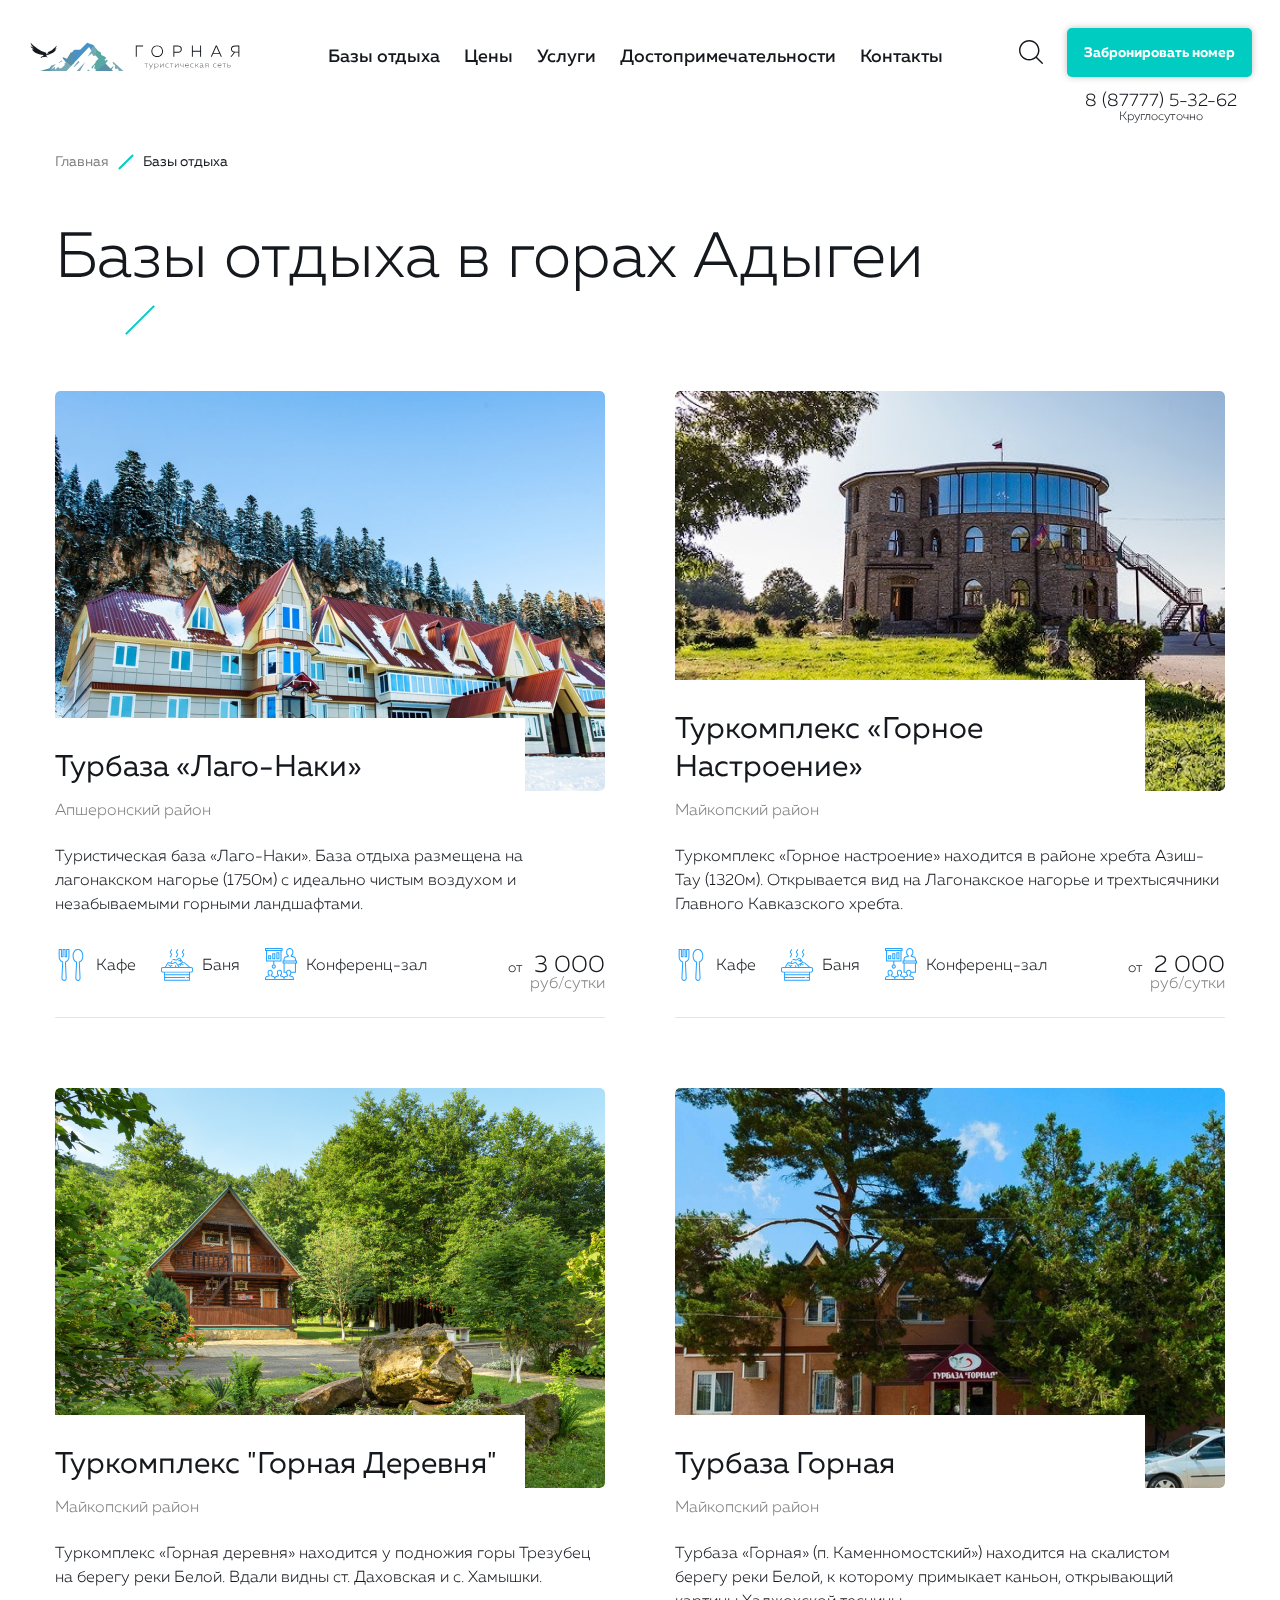
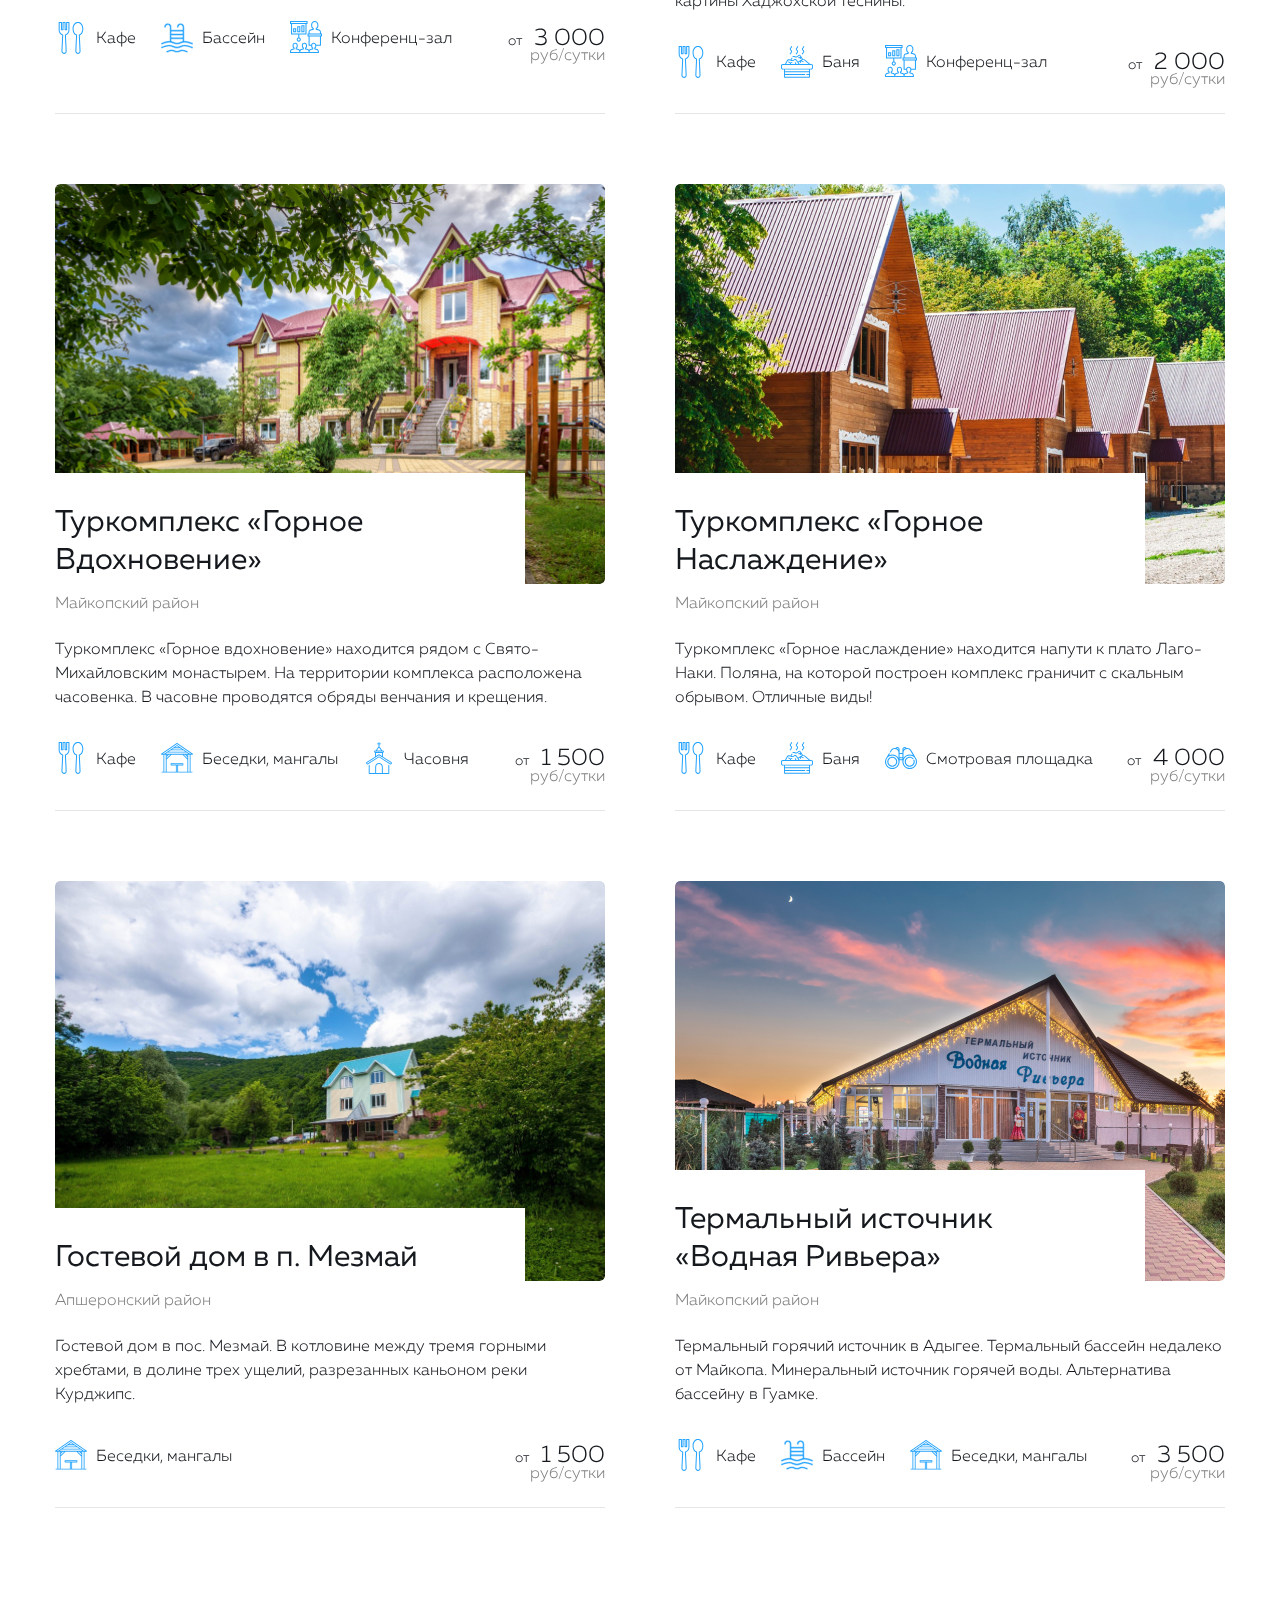
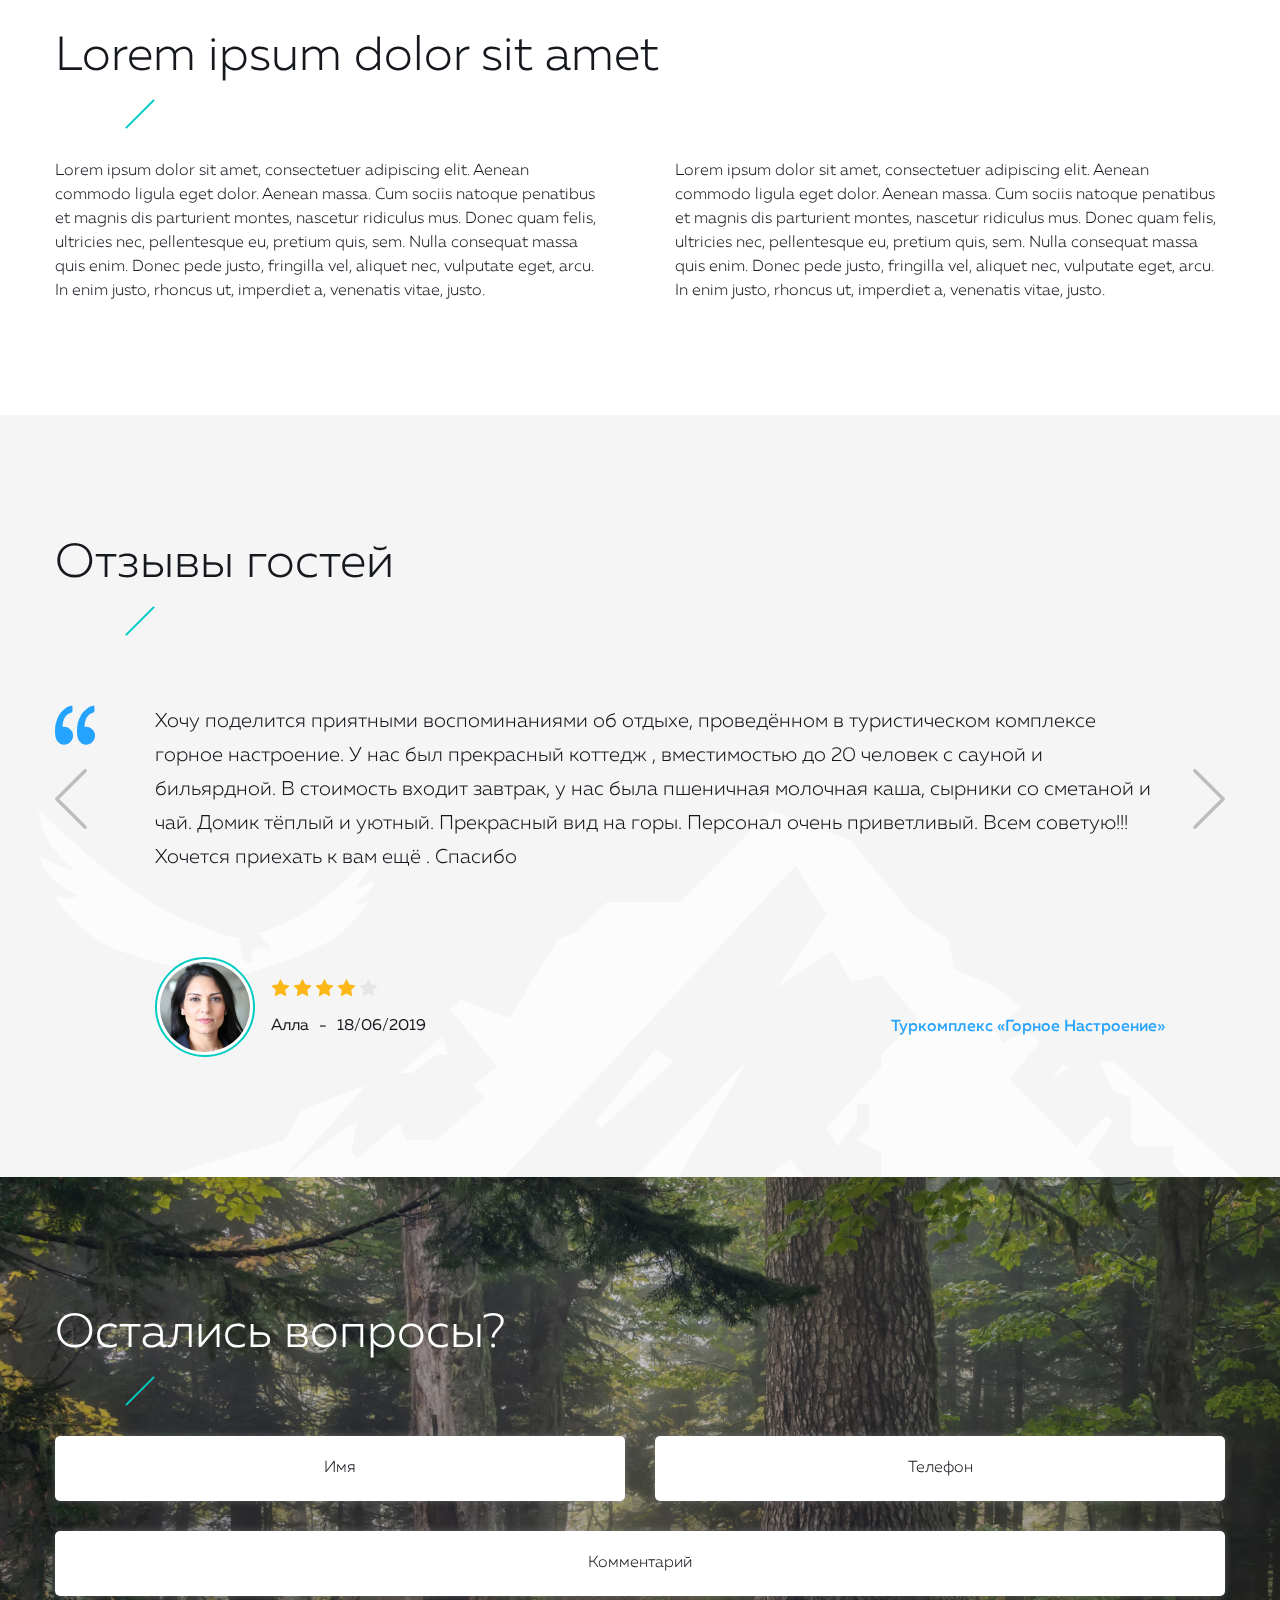
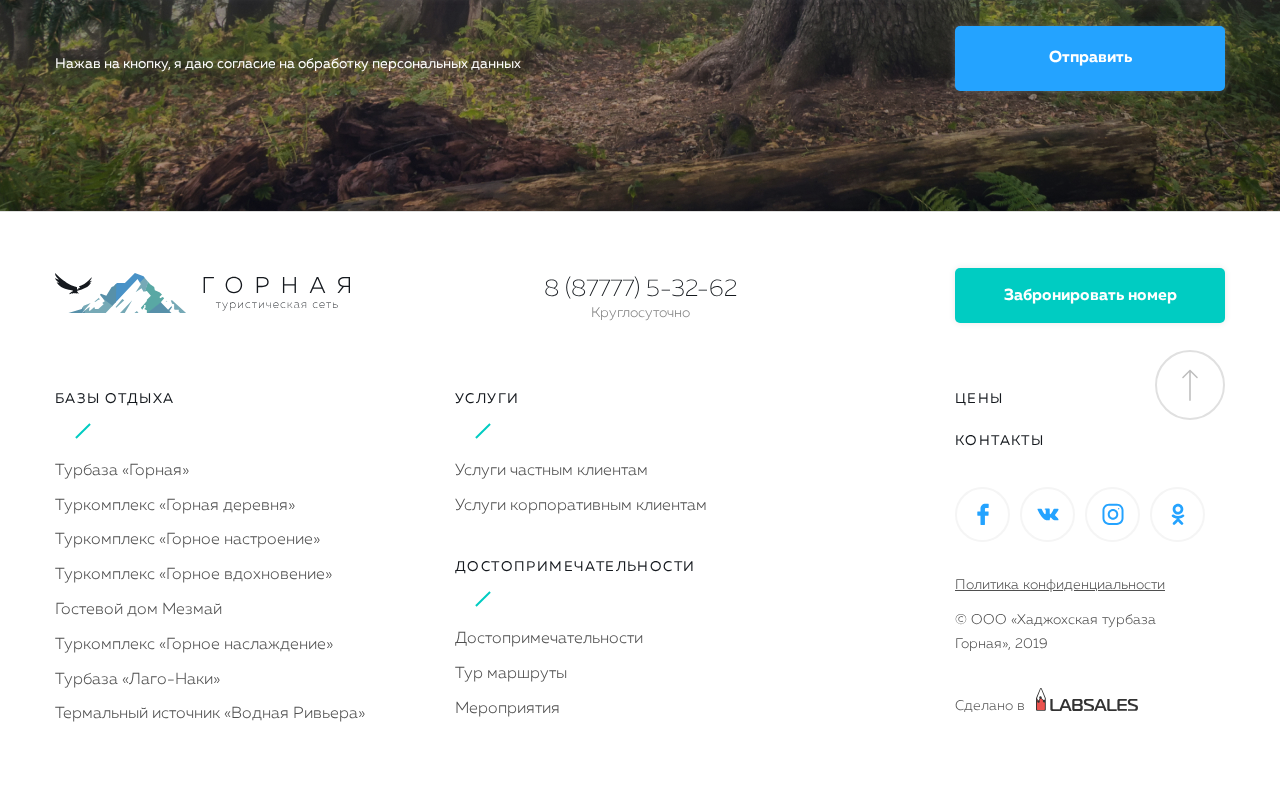
<file: bazy-otdyha.html>
<!DOCTYPE html>
<html lang="ru" class="html-sth">
<head>
    <meta charset="UTF-8">
    <meta name="viewport" content="width=device-width, initial-scale=1, shrink-to-fit=no">
    <title>Главная</title>
    <!-- <link rel="icon" href="img/favicon.png"> -->
	
    <link rel="stylesheet" type="text/css" href="css/bootstrap.min.css"/>
    <!-- <link rel="stylesheet" type="text/css" href="fonts/magistral/magistral.css" /> -->
    <link rel="stylesheet" type="text/css" href="css/font.css"/>
    <!-- <link rel="stylesheet" type="text/css" href="fonts/font-awesome/css/font-awesome.min.css" /> -->
    <link rel="stylesheet" type="text/css" href="swiper/swiper.min.css" />
    <!-- <link rel="stylesheet" type="text/css" href="textfield/textfield.css" /> -->
    <link rel="stylesheet" type="text/css" href="css/bootstrap-grid-float.css" />
        <link rel="stylesheet" type="text/css" href="jqueryUI/jquery-ui.css" />
    <link rel="stylesheet" type="text/css" href="css/style.css"/>
    <link rel="stylesheet" type="text/css" href="css/media.css"/>
    <link rel="stylesheet" type="text/css" href="css/dg.css"/>
    <!--[if lte IE 9]>
        <script src="js/ie9/html5shiv.min.js"></script>
        <script src="js/ie9/respond.min.js"></script>
    <![endif]-->   
</head>
<body> 

<!-- <div class="abc" style="background-color: #3300aa;background-color: #ffe4c4; height: 30px;"></div> -->

<div class="sm-head">
    <div class="header">
        <div class="header__container">
            <div class="header__row">
                <div class="header__col-1">
                    <div class="header__logo-wrap">
                        <a class="header__logo" href="/">
                            <img class="header__logo-img" src="img/color-logo.svg" alt="">
                        </a>
                    </div>
                </div>
                <div class="header__col-2">   
                    <div class="header__links-row">
                        <!-- <div class="header__link-wrap">
                            <a class="header__link" href="">Базы отдыха</a>
                        </div> -->
                            <div class="header__link-wrap">
                                <div class="accrd">
                                    <div class="accrd__top">
                                        <a class="header__link accrd__top-link" href="">Базы отдыха</a>
                                    </div>
                                    <div class="accrd__bottom">
                                        <div class="accrd__eff-wrap">
                                            <div class="accrd__links-bl">
                                                <div class="accrd__item">
                                                    <a class="accrd__link" href="">Турбаза «Горная»</a>
                                                </div>
                                                <div class="accrd__item">
                                                    <a class="accrd__link" href="">Туркомплекс «Горная деревня»</a>
                                                </div>
                                                <div class="accrd__item">
                                                    <a class="accrd__link" href="">Туркомплекс «Горное настроение»</a>
                                                </div>
                                                <div class="accrd__item">
                                                    <a class="accrd__link" href="">Туркомплекс «Горное вдохновение»</a>
                                                </div>
                                                <div class="accrd__item">
                                                    <a class="accrd__link active" href="">Гостевой дом Мезмай</a>
                                                </div>
                                                <div class="accrd__item">
                                                    <a class="accrd__link" href="">Туркомплекс «Горное наслаждение»</a>
                                                </div>
                                                <div class="accrd__item">
                                                    <a class="accrd__link" href="">Турбаза «Лаго-Наки»</a>
                                                </div>
                                                <div class="accrd__item">
                                                    <a class="accrd__link" href="">Термальный источник «Водная Ривьера»</a>
                                                </div>
                                            </div>
                                        </div>
                                    </div>
                                </div>
                            </div>
                        <!-- <div class="header__link-wrap">
                            <a class="header__link" href="">Базы отдыха</a>
                        </div> -->
                        <div class="header__link-wrap">
                            <a class="header__link" href="">Цены</a>
                        </div>
                        <div class="header__link-wrap">
                            <a class="header__link" href="">Услуги</a>
                        </div>
                        <div class="header__link-wrap">
                            <a class="header__link" href="">Достопримечательности</a>
                        </div>
                        <div class="header__link-wrap">
                            <a class="header__link" href="">Контакты</a>
                        </div>
                    </div>
                </div>
                <div class="header__col-3">
                    <div class="header__phone-bl">
                        <div class="header__phone-wrap">
                            <a class="header__phone" href="tel:8 (87777) 5-32-62">8 (87777) 5-32-62</a>
                        </div>
                        <div class="header__phone-descript">Круглосуточно</div>
                    </div>
                    <div class="header__search">
                        <a class="header__search-btn js--header-search-btn" href="">
                            <svg class="header__search-icon" width="24" height="24" viewBox="0 0 24 24" fill="#ffffff"
                                xmlns="http://www.w3.org/2000/svg">
                                <path d="M23.7898 22.8L17.9575 16.9676C19.522 15.1689 20.4692 12.8222 20.4692 10.2572C20.4692 4.61107 15.8767 0.0239258 10.2359 0.0239258C4.58983 0.0239258 0.00268555 4.61639 0.00268555 10.2572C0.00268555 15.898 4.59515 20.4904 10.2359 20.4904C12.8009 20.4904 15.1477 19.5432 16.9464 17.9787L22.7787 23.8111C22.9171 23.9494 23.1033 24.0239 23.2843 24.0239C23.4652 24.0239 23.6515 23.9547 23.7898 23.8111C24.0665 23.5343 24.0665 23.0767 23.7898 22.8ZM1.43417 10.2572C1.43417 5.40397 5.38273 1.46073 10.2306 1.46073C15.0838 1.46073 19.0271 5.40929 19.0271 10.2572C19.0271 15.1051 15.0838 19.059 10.2306 19.059C5.38273 19.059 1.43417 15.1104 1.43417 10.2572Z" />
                            </svg>
                        </a>
                    </div>
                    <div class="header__bron">
                        <a class="header__bron-btn js--hbron-btn" href="">Забронировать номер</a>
                    </div>
                    <div class="header__burger-wrap">
                        <div class="burger burger--dark js--burger">
                            <div class="burger__line burger__line-1"></div>
                            <div class="burger__line burger__line-2"></div>
                            <div class="burger__line burger__line-3"></div>
                        </div>
                    </div>
                </div>
            </div>
        </div>
        <div class="header__search-block">
            <div class="search-bl">
                <div class="container search-bl__container">
                    <div class="search-bl__effect-el">
                        <div class="search-bl__el">
                            <input class="search-bl__input" type="text" placeholder="Поиск">
                            <button class="search-bl__btn">
                                <img class="search-bl__btn-icon" src="img/search-bl-icon-01.svg" alt="">
                            </button>
                        </div>
                    </div>
                </div>
            </div>
        </div>
    </div>
    
    <div class="header-bron-block">
        <div class="hbron-form">
            <div class="hbron-form__mobile-header">
                <div class="hbron-form__title-wrap">
                    <div class="hbron-form__title">Найти номер</div>
                </div>
                <div class="hbron-form__close hbron-form__close--2">
                    <img class="hbron-form__close-icon" src="img/hbron-close-icon.svg" alt="">
                </div>
            </div>
            <form class="hbron-form__el" action="">
                <div class="hbron-form__box">
                    <div class="hbron-form__close hbron-form__close--1">
                        <img class="hbron-form__close-icon" src="img/hbron-close-icon.svg" alt="">
                    </div>
                    <div class="row hbron-form__row">

                        <div class="col-xl-12 col-lg-12 col-md-12 col-sm-12 col-12 hbron-form__col-1 hbron-form__col-desktop">
                            <div class="hbron-form__title-wrap">
                                <div class="hbron-form__title">Найти номер</div>
                            </div>
                        </div>
                        <div class="col-xl-12 col-lg-12 col-md-12 col-sm-12 col-12 hbron-form__col-1">
                            <div class="broniform__item hbron-form__item">
                                <div class="broniform__item-h">База отдыха</div>
                                <div class="broniform__item-inp">
                                    <select class="gorn-select" name="" id="">
                                        <option value="">Любая</option>
                                        <option value="">База 1</option>
                                        <option value="">База 2</option>
                                        <option value="">База 3</option>
                                    </select>
                                </div>
                            </div>
                        </div>
                        <!-- <div class="col-xl-12 col-lg-12 col-md-12 col-sm-12 col-12 hbron-form__col-1">
                            <div class="broniform__item hbron-form__item">
                                <div class="broniform__item-h">База отдыха</div>
                                <div class="broniform__item-inp">
                                    <input class="gorn-input hbron-form__input gorn-datepicker" type="text" name="" id="" placeholder="Дата">
                                </div>
                            </div>
                        </div> -->
                        <!-- <div class="col-xl-6 col-lg-6 col-md-6 col-sm-6 col-6 hbron-form__col-2">
                            <div class="broniform__item hbron-form__item">
                                <div class="broniform__item-h">Заезд</div>
                                <div class="broniform__item-inp">
                                    <select class="gorn-select" name="" id="">
                                        <option value="">14.06.2019</option>
                                        <option value="">15.06.2019</option>
                                        <option value="">16.06.2019</option>
                                    </select>
                                </div>
                            </div>
                        </div> -->
                        <div class="col-xl-6 col-lg-6 col-md-6 col-sm-6 col-6 hbron-form__col-2">
                            <div class="broniform__item hbron-form__item">
                                <div class="broniform__item-h">Заезд</div>
                                <div class="broniform__item-inp">
                                    <input class="gorn-input hbron-form__input gorn-datepicker" type="text" name="" id="" placeholder="Дата">
                                </div>
                            </div>
                        </div>
                        <!-- <div class="col-xl-6 col-lg-6 col-md-6 col-sm-6 col-6 hbron-form__col-2">
                            <div class="broniform__item hbron-form__item">
                                <div class="broniform__item-h">Выезд</div>
                                <div class="broniform__item-inp">
                                    <select class="gorn-select" name="" id="">
                                        <option value="">14.06.2019</option>
                                        <option value="">15.06.2019</option>
                                        <option value="">16.06.2019</option>
                                    </select>
                                </div>
                            </div>
                        </div> -->
                        <div class="col-xl-6 col-lg-6 col-md-6 col-sm-6 col-6 hbron-form__col-2">
                            <div class="broniform__item hbron-form__item">
                                <div class="broniform__item-h">Выезд</div>
                                <div class="broniform__item-inp">
                                    <input class="gorn-input hbron-form__input gorn-datepicker" type="text" name="" id="" placeholder="Дата">
                                </div>
                            </div>
                        </div>
                        <div class="col-xl-6 col-lg-6 col-md-6 col-sm-6 col-6 hbron-form__col-2">
                            <div class="broniform__item hbron-form__item">
                                <div class="broniform__item-h">Взрослые</div>
                                <div class="broniform__item-inp">
                                    <select class="gorn-select" name="" id="">
                                        <option value="">1</option>
                                        <option value="">2</option>
                                        <option value="">3</option>
                                    </select>
                                </div>
                            </div>
                        </div>
                        <div class="col-xl-6 col-lg-6 col-md-6 col-sm-6 col-6 hbron-form__col-2">
                            <div class="broniform__item hbron-form__item">
                                <div class="broniform__item-h">Дети</div>
                                <div class="broniform__item-inp">
                                    <select class="gorn-select" name="" id="">
                                        <option value="">1</option>
                                        <option value="">2</option>
                                        <option value="">3</option>
                                    </select>
                                </div>
                            </div>
                        </div>
                        <div class="col-xl-12 col-lg-12 col-md-12 col-sm-12 col-12 hbron-form__col-1">
                            <div class="hbron-form__btn-wrap">
                                <div class="blue-btn broniform__btn hbron-form__btn">Найти номер</div>
                            </div>
                        </div>


                    </div>

                </div>
            </form>
        </div>
    </div>
    <div class="mobile-menu">
        <div class="mobile-menu__top">
            <div class="mobile-menu__top-row">
                <div class="header__logo-wrap mobile-menu__logo-wrap">
                    <a class="header__logo" href="/">
                        <img class="header__logo-img mobile-menu__logo" src="img/color-logo.svg" alt="">
                    </a>
                </div>
                <div class="mobile-menu__close-wrap">
                    <div class="burger-close mobile-menu__close js--menu-close">
                        <div class="burger-close__line-1"></div>
                        <div class="burger-close__line-2"></div>
                    </div>
                </div>
            </div>

        </div>
        <div class="mobile-menu__center">
            <div class="mlinks">
                <div class="mlinks__item">
                    <div class="mob-accrd">
                        <div class="mob-accrd__top">
                            <div class="mob-accrd__name">Базы отдыха</div>
                        </div>
                        <div class="mob-accrd__bottom">
                            <div class="mob-accrd__effect-wrap">
                                <div class="mob-accrd__links">

                                    <div class="mob-accrd__link-wrap">
                                        <a class="mob-accrd__link" href="">Турбаза «Горная»</a>
                                    </div>
                                    <div class="mob-accrd__link-wrap">
                                        <a class="mob-accrd__link" href="">Туркомплекс «Горная деревня»</a>
                                    </div>
                                    <div class="mob-accrd__link-wrap">
                                        <a class="mob-accrd__link" href="">Туркомплекс «Горное настроение»</a>
                                    </div>
                                    <div class="mob-accrd__link-wrap">
                                        <a class="mob-accrd__link" href="">Туркомплекс «Горное вдохновение»</a>
                                    </div>
                                    <div class="mob-accrd__link-wrap">
                                        <a class="mob-accrd__link active" href="">Гостевой дом Мезмай</a>
                                    </div>
                                    <div class="mob-accrd__link-wrap">
                                        <a class="mob-accrd__link" href="">Туркомплекс «Горное наслаждение»</a>
                                    </div>
                                    <div class="mob-accrd__link-wrap">
                                        <a class="mob-accrd__link" href="">Турбаза «Лаго-Наки»</a>
                                    </div>
                                    <div class="mob-accrd__link-wrap">
                                        <a class="mob-accrd__link" href="">Термальный источник «Водная Ривьера»</a>
                                    </div>

                                </div>
                            </div>
                        </div>

                    </div>
                </div>
                <div class="mlinks__item">
                    <a class="mlinks__link" href="">Цены</a>
                </div>
                <div class="mlinks__item">
                    <a class="mlinks__link" href="">Достопримечательности</a>
                </div>
                <div class="mlinks__item">
                    <div class="mob-accrd">
                        <div class="mob-accrd__top">
                            <div class="mob-accrd__name">Услуги</div>
                        </div>
                        <div class="mob-accrd__bottom">
                            <div class="mob-accrd__effect-wrap">
                                <div class="mob-accrd__links">
    
                                    <div class="mob-accrd__link-wrap">
                                        <a class="mob-accrd__link" href="">Пункт 1</a>
                                    </div>
                                    <div class="mob-accrd__link-wrap">
                                        <a class="mob-accrd__link" href="">Пункт 2</a>
                                    </div>
                                    <div class="mob-accrd__link-wrap">
                                        <a class="mob-accrd__link" href="">Пункт 3</a>
                                    </div>
                                    <div class="mob-accrd__link-wrap">
                                        <a class="mob-accrd__link" href="">Пункт 4</a>
                                    </div>
                                    <div class="mob-accrd__link-wrap">
                                        <a class="mob-accrd__link" href="">Пункт 5</a>
                                    </div>
                                    <div class="mob-accrd__link-wrap">
                                        <a class="mob-accrd__link" href="">Пункт 6</a>
                                    </div>
                                    <div class="mob-accrd__link-wrap">
                                        <a class="mob-accrd__link" href="">Пункт 7</a>
                                    </div>
    
                                </div>
                            </div>
                        </div>
                    </div>

                </div>

                <div class="mlinks__item">
                    <a class="mlinks__link" href="">Контакты</a>
                </div>
            </div>
            <div class="m-search">
                <form class="form" action="">
                    <div class="m-search__el">
                            <input class="m-search__input" type="text" placeholder="Поиск">
                            <button class="m-search__btn">
                                <!-- <img class="m-search__btn-icon m-search__btn-icon--1" src="img/mob-search-1.svg" alt=""> -->
                                <!-- <img class="m-search__btn-icon m-search__btn-icon--2" src="img/mob-search-2.svg" alt=""> -->
                                <img class="m-search__btn-icon" src="img/mob-search-2.svg" alt="">
                            </button>
                    </div>

                </form>
            </div>
        </div>
        <div class="mobile-menu__bottom">
            <div class="mobile-menu__bottom-bl">
                <div class="mobile-menu__phone-bl">
                    <div class="footer__phone-wrap">
                        <a class="footer__phone" href="tel:8 (87777) 5-32-62">8 (87777) 5-32-62</a>
                    </div>
                    <div class="footer__phone-descript">Круглосуточно</div>
                </div>
                <div class="mobile-menu__zakaz">
                    <a class="footer__zakaz-btn mobile-menu__zakaz-btn js--hbron-btn" href="">Забронировать номер</a>
                </div>
            </div>
        </div>

    </div>


</div>

<div class="page-head">
    <div class="container">
        <div class="row">
            <div class="col-xl-12 col-lg-12 col-md-12 col-sm-12 col-12">
                <div class="page-head__breadcrumbs">
                    <div class="breadcrumb bread-c">
                        <a class="breadcrumb-item" href="#">Главная</a>
                        <!-- <a class="breadcrumb-item" href="#">Базы отдыха</a> -->
                        <!-- <a class="breadcrumb-item" href="#">Главная</a> -->
                        <span class="breadcrumb-item active">Базы отдыха</span>
                    </div>
                </div>
            </div>
            <div class="col-xl-12 col-lg-12 col-md-12 col-sm-12 col-12">
                <div class="page-head__title">Базы отдыха в горах Адыгеи</div>
            </div>
        </div>
    </div>
</div>

<div class="big-bazy">
    <div class="container">
        <div class="row">
            <div class="col-xl-12 col-lg-12 col-md-12 col-sm-12 col-12">
                <div class="big-bazy__objects">
                    <div class="row big-bazy__long-row">

                        <div class="col-xl-6 col-lg-6 col-md-6 col-sm-12 col-12 big-bazy__object-col">
                            <a class="tour-object big-tour-object" href="">
                                <div class="tour-object__photo-wrap">
                                    <div class="tour-object__photo" style="background-image: url(img/tour-object-big-01.jpg);"></div>
                                </div>
                                <div class="tour-object__bottom-bl">
                                    <div class="tour-object__title-bl">
                                        <div class="tour-object__title">Турбаза «Лаго-Наки»</div>
                                    </div>
                                    <div class="tour-object__location-wrap">
                                        <div class="tour-object__location">Апшеронский район</div>
                                    </div>
                                    <div class="big-tour-object__opisanie-wrap">
                                        <div class="big-tour-object__opisanie">Туристическая база «Лаго-Наки». База отдыха размещена на лагонакском нагорье (1750м) с идеально чистым воздухом и незабываемыми горными ландшафтами.</div>
                                    </div>
                                    <div class="tour-object__service-wrap">
                                        <div class="tour-object__service">
                                            <div class="tour-object__service-col-1">
                                                <div class="tour-object__inclusive-wrap">
                                                    <div class="inclusive">
                                                        <div class="inclusive__row">
                                                            <div class="inclusive__item">
                                                                <div class="inclusive__icon-wrap">
                                                                    <img class="inclusive__icon" src="img/inclusive-icon-01.svg" alt="">
                                                                </div>
                                                                <div class="inclusive__name-wrap">
                                                                    <div class="inclusive__name">Кафе</div>
                                                                </div>
                                                            </div>
                                                            <div class="inclusive__item">
                                                                <div class="inclusive__icon-wrap">
                                                                    <img class="inclusive__icon" src="img/inclusive-icon-02.svg" alt="">
                                                                </div>
                                                                <div class="inclusive__name-wrap">
                                                                    <div class="inclusive__name">Баня</div>
                                                                </div>
                                                            </div>
                                                            <div class="inclusive__item">
                                                                <div class="inclusive__icon-wrap">
                                                                    <img class="inclusive__icon" src="img/inclusive-icon-05.svg" alt="">
                                                                </div>
                                                                <div class="inclusive__name-wrap">
                                                                    <div class="inclusive__name">Конференц-зал</div>
                                                                </div>
                                                            </div>
                                                        </div>
                                                    </div>
                                                </div>
                                            </div>
                                            <div class="tour-object__service-col-2">

                                                <div class="tour-object__price-bl">
                                                    <div class="tour-object__price"><span>от</span> 3 000</div>
                                                    <div class="tour-object__price-name">руб/сутки</div>
                                                </div>
                                            </div>
                                        </div>
                                    </div>
                                </div>
                            </a>
                        </div>
                        <div class="col-xl-6 col-lg-6 col-md-6 col-sm-12 col-12 big-bazy__object-col">
                            <a class="tour-object big-tour-object" href="">
                                <div class="tour-object__photo-wrap">
                                    <div class="tour-object__photo" style="background-image: url(img/tour-object-big-02.jpg);"></div>
                                </div>
                                <div class="tour-object__bottom-bl">
                                    <div class="tour-object__title-bl">
                                        <div class="tour-object__title">Туркомплекс «Горное Настроение»</div>
                                    </div>
                                    <div class="tour-object__location-wrap">
                                        <div class="tour-object__location">Майкопский район</div>
                                    </div>
                                    <div class="big-tour-object__opisanie-wrap">
                                        <div class="big-tour-object__opisanie">Туркомплекс «Горное настроение» находится в районе хребта Азиш-Тау (1320м). Открывается вид на Лагонакское нагорье и трехтысячники Главного Кавказского хребта.</div>
                                    </div>
                                    <div class="tour-object__service-wrap">
                                        <div class="tour-object__service">
                                            <div class="tour-object__service-col-1">
                                                <div class="tour-object__inclusive-wrap">
                                                    <div class="inclusive">
                                                        <div class="inclusive__row">
                                                            <div class="inclusive__item">
                                                                <div class="inclusive__icon-wrap">
                                                                    <img class="inclusive__icon" src="img/inclusive-icon-01.svg" alt="">
                                                                </div>
                                                                <div class="inclusive__name-wrap">
                                                                    <div class="inclusive__name">Кафе</div>
                                                                </div>
                                                            </div>
                                                            <div class="inclusive__item">
                                                                <div class="inclusive__icon-wrap">
                                                                    <img class="inclusive__icon" src="img/inclusive-icon-02.svg" alt="">
                                                                </div>
                                                                <div class="inclusive__name-wrap">
                                                                    <div class="inclusive__name">Баня</div>
                                                                </div>
                                                            </div>
                                                            <div class="inclusive__item">
                                                                <div class="inclusive__icon-wrap">
                                                                    <img class="inclusive__icon" src="img/inclusive-icon-05.svg" alt="">
                                                                </div>
                                                                <div class="inclusive__name-wrap">
                                                                    <div class="inclusive__name">Конференц-зал</div>
                                                                </div>
                                                            </div>
                                                        </div>
                                                    </div>
                                                </div>
                                            </div>
                                            <div class="tour-object__service-col-2">

                                                <div class="tour-object__price-bl">
                                                    <div class="tour-object__price"><span>от</span> 2 000</div>
                                                    <div class="tour-object__price-name">руб/сутки</div>
                                                </div>
                                            </div>
                                        </div>
                                    </div>
                                </div>
                            </a>
                        </div>
                        <div class="col-xl-6 col-lg-6 col-md-6 col-sm-12 col-12 big-bazy__object-col">
                            <a class="tour-object big-tour-object" href="">
                                <div class="tour-object__photo-wrap">
                                    <div class="tour-object__photo" style="background-image: url(img/tour-object-big-03.jpg);"></div>
                                </div>
                                <div class="tour-object__bottom-bl">
                                    <div class="tour-object__title-bl">
                                        <div class="tour-object__title">Туркомплекс "Горная Деревня"</div>
                                    </div>
                                    <div class="tour-object__location-wrap">
                                        <div class="tour-object__location">Майкопский район</div>
                                    </div>
                                    <div class="big-tour-object__opisanie-wrap">
                                        <div class="big-tour-object__opisanie">Туркомплекс «Горная деревня» находится у подножия горы Трезубец на берегу реки Белой. Вдали видны ст. Даховская и с. Хамышки.</div>
                                    </div>
                                    <div class="tour-object__service-wrap">
                                        <div class="tour-object__service">
                                            <div class="tour-object__service-col-1">
                                                <div class="tour-object__inclusive-wrap">
                                                    <div class="inclusive">
                                                        <div class="inclusive__row">
                                                            <div class="inclusive__item">
                                                                <div class="inclusive__icon-wrap">
                                                                    <img class="inclusive__icon" src="img/inclusive-icon-01.svg" alt="">
                                                                </div>
                                                                <div class="inclusive__name-wrap">
                                                                    <div class="inclusive__name">Кафе</div>
                                                                </div>
                                                            </div>
                                                            <div class="inclusive__item">
                                                                <div class="inclusive__icon-wrap">
                                                                    <img class="inclusive__icon" src="img/inclusive-icon-03.svg" alt="">
                                                                </div>
                                                                <div class="inclusive__name-wrap">
                                                                    <div class="inclusive__name">Бассейн</div>
                                                                </div>
                                                            </div>
                                                            <div class="inclusive__item">
                                                                <div class="inclusive__icon-wrap">
                                                                    <img class="inclusive__icon" src="img/inclusive-icon-05.svg" alt="">
                                                                </div>
                                                                <div class="inclusive__name-wrap">
                                                                    <div class="inclusive__name">Конференц-зал</div>
                                                                </div>
                                                            </div>
                                                        </div>
                                                    </div>
                                                </div>
                                            </div>
                                            <div class="tour-object__service-col-2">

                                                <div class="tour-object__price-bl">
                                                    <div class="tour-object__price"><span>от</span> 3 000</div>
                                                    <div class="tour-object__price-name">руб/сутки</div>
                                                </div>
                                            </div>
                                        </div>
                                    </div>
                                </div>
                            </a>
                        </div>
                        <div class="col-xl-6 col-lg-6 col-md-6 col-sm-12 col-12 big-bazy__object-col">
                            <a class="tour-object big-tour-object" href="">
                                <div class="tour-object__photo-wrap">
                                    <div class="tour-object__photo" style="background-image: url(img/tour-object-big-04.jpg);"></div>
                                </div>
                                <div class="tour-object__bottom-bl">
                                    <div class="tour-object__title-bl">
                                        <div class="tour-object__title">Турбаза Горная</div>
                                    </div>
                                    <div class="tour-object__location-wrap">
                                        <div class="tour-object__location">Майкопский район</div>
                                    </div>
                                    <div class="big-tour-object__opisanie-wrap">
                                        <div class="big-tour-object__opisanie">Турбаза «Горная» (п. Каменномостский») находится на скалистом берегу реки Белой, к которому примыкает каньон, открывающий картины Хаджохской теснины. </div>
                                    </div>
                                    <div class="tour-object__service-wrap">
                                        <div class="tour-object__service">
                                            <div class="tour-object__service-col-1">
                                                <div class="tour-object__inclusive-wrap">
                                                    <div class="inclusive">
                                                        <div class="inclusive__row">
                                                            <div class="inclusive__item">
                                                                <div class="inclusive__icon-wrap">
                                                                    <img class="inclusive__icon" src="img/inclusive-icon-01.svg" alt="">
                                                                </div>
                                                                <div class="inclusive__name-wrap">
                                                                    <div class="inclusive__name">Кафе</div>
                                                                </div>
                                                            </div>
                                                            <div class="inclusive__item">
                                                                <div class="inclusive__icon-wrap">
                                                                    <img class="inclusive__icon" src="img/inclusive-icon-02.svg" alt="">
                                                                </div>
                                                                <div class="inclusive__name-wrap">
                                                                    <div class="inclusive__name">Баня</div>
                                                                </div>
                                                            </div>
                                                            <div class="inclusive__item">
                                                                <div class="inclusive__icon-wrap">
                                                                    <img class="inclusive__icon" src="img/inclusive-icon-05.svg" alt="">
                                                                </div>
                                                                <div class="inclusive__name-wrap">
                                                                    <div class="inclusive__name">Конференц-зал</div>
                                                                </div>
                                                            </div>
                                                        </div>
                                                    </div>
                                                </div>
                                            </div>
                                            <div class="tour-object__service-col-2">

                                                <div class="tour-object__price-bl">
                                                    <div class="tour-object__price"><span>от</span> 2 000</div>
                                                    <div class="tour-object__price-name">руб/сутки</div>
                                                </div>
                                            </div>
                                        </div>
                                    </div>
                                </div>
                            </a>
                        </div>

                        <div class="col-xl-6 col-lg-6 col-md-6 col-sm-12 col-12 big-bazy__object-col">
                            <a class="tour-object big-tour-object" href="">
                                <div class="tour-object__photo-wrap">
                                    <div class="tour-object__photo" style="background-image: url(img/tour-object-big-05.jpg);"></div>
                                </div>
                                <div class="tour-object__bottom-bl">
                                    <div class="tour-object__title-bl">
                                        <div class="tour-object__title">Туркомплекс «Горное Вдохновение»</div>
                                    </div>
                                    <div class="tour-object__location-wrap">
                                        <div class="tour-object__location">Майкопский район</div>
                                    </div>
                                    <div class="big-tour-object__opisanie-wrap">
                                        <div class="big-tour-object__opisanie">Туркомплекс «Горное вдохновение» находится рядом с Свято-Михайловским монастырем. На территории комплекса расположена часовенка. В часовне проводятся  обряды венчания и крещения.</div>
                                    </div>
                                    <div class="tour-object__service-wrap">
                                        <div class="tour-object__service">
                                            <div class="tour-object__service-col-1">
                                                <div class="tour-object__inclusive-wrap">
                                                    <div class="inclusive">
                                                        <div class="inclusive__row">
                                                            <div class="inclusive__item">
                                                                <div class="inclusive__icon-wrap">
                                                                    <img class="inclusive__icon" src="img/inclusive-icon-01.svg" alt="">
                                                                </div>
                                                                <div class="inclusive__name-wrap">
                                                                    <div class="inclusive__name">Кафе</div>
                                                                </div>
                                                            </div>
                                                            <div class="inclusive__item">
                                                                <div class="inclusive__icon-wrap">
                                                                    <img class="inclusive__icon" src="img/inclusive-icon-04.svg" alt="">
                                                                </div>
                                                                <div class="inclusive__name-wrap">
                                                                    <div class="inclusive__name">Беседки, мангалы</div>
                                                                </div>
                                                            </div>
                                                            <div class="inclusive__item">
                                                                <div class="inclusive__icon-wrap">
                                                                    <img class="inclusive__icon" src="img/inclusive-icon-07.svg" alt="">
                                                                </div>
                                                                <div class="inclusive__name-wrap">
                                                                    <div class="inclusive__name">Часовня</div>
                                                                </div>
                                                            </div>
                                                        </div>
                                                    </div>
                                                </div>
                                            </div>
                                            <div class="tour-object__service-col-2">

                                                <div class="tour-object__price-bl">
                                                    <div class="tour-object__price"><span>от</span> 1 500</div>
                                                    <div class="tour-object__price-name">руб/сутки</div>
                                                </div>
                                            </div>
                                        </div>
                                    </div>
                                </div>
                            </a>
                        </div>
                        <div class="col-xl-6 col-lg-6 col-md-6 col-sm-12 col-12 big-bazy__object-col">
                            <a class="tour-object big-tour-object" href="">
                                <div class="tour-object__photo-wrap">
                                    <div class="tour-object__photo" style="background-image: url(img/tour-object-big-06.jpg);"></div>
                                </div>
                                <div class="tour-object__bottom-bl">
                                    <div class="tour-object__title-bl">
                                        <div class="tour-object__title">Туркомплекс «Горное Наслаждение»</div>
                                    </div>
                                    <div class="tour-object__location-wrap">
                                        <div class="tour-object__location">Майкопский район</div>
                                    </div>
                                    <div class="big-tour-object__opisanie-wrap">
                                        <div class="big-tour-object__opisanie">Туркомплекс «Горное наслаждение» находится напути к плато Лаго-Наки. Поляна, на которой построен комплекс граничит с скальным обрывом. Отличные виды!</div>
                                    </div>
                                    <div class="tour-object__service-wrap">
                                        <div class="tour-object__service">
                                            <div class="tour-object__service-col-1">
                                                <div class="tour-object__inclusive-wrap">
                                                    <div class="inclusive">
                                                        <div class="inclusive__row">
                                                            <div class="inclusive__item">
                                                                <div class="inclusive__icon-wrap">
                                                                    <img class="inclusive__icon" src="img/inclusive-icon-01.svg" alt="">
                                                                </div>
                                                                <div class="inclusive__name-wrap">
                                                                    <div class="inclusive__name">Кафе</div>
                                                                </div>
                                                            </div>
                                                            <div class="inclusive__item">
                                                                <div class="inclusive__icon-wrap">
                                                                    <img class="inclusive__icon" src="img/inclusive-icon-02.svg" alt="">
                                                                </div>
                                                                <div class="inclusive__name-wrap">
                                                                    <div class="inclusive__name">Баня</div>
                                                                </div>
                                                            </div>
                                                            <div class="inclusive__item">
                                                                <div class="inclusive__icon-wrap">
                                                                    <img class="inclusive__icon" src="img/inclusive-icon-06.svg" alt="">
                                                                </div>
                                                                <div class="inclusive__name-wrap">
                                                                    <div class="inclusive__name">Смотровая площадка</div>
                                                                </div>
                                                            </div>
                                                        </div>
                                                    </div>
                                                </div>
                                            </div>
                                            <div class="tour-object__service-col-2">

                                                <div class="tour-object__price-bl">
                                                    <div class="tour-object__price"><span>от</span> 4 000</div>
                                                    <div class="tour-object__price-name">руб/сутки</div>
                                                </div>
                                            </div>
                                        </div>
                                    </div>
                                </div>
                            </a>
                        </div>
                        <div class="col-xl-6 col-lg-6 col-md-6 col-sm-12 col-12 big-bazy__object-col">
                            <a class="tour-object big-tour-object" href="">
                                <div class="tour-object__photo-wrap">
                                    <div class="tour-object__photo" style="background-image: url(img/tour-object-big-07.jpg);"></div>
                                </div>
                                <div class="tour-object__bottom-bl">
                                    <div class="tour-object__title-bl">
                                        <div class="tour-object__title">Гостевой дом в п. Мезмай</div>
                                    </div>
                                    <div class="tour-object__location-wrap">
                                        <div class="tour-object__location">Апшеронский район</div>
                                    </div>
                                    <div class="big-tour-object__opisanie-wrap">
                                        <div class="big-tour-object__opisanie">Гостевой дом в пос. Мезмай. В котловине между тремя горными хребтами, в долине трех ущелий, разрезанных каньоном реки Курджипс.</div>
                                    </div>
                                    <div class="tour-object__service-wrap">
                                        <div class="tour-object__service">
                                            <div class="tour-object__service-col-1">
                                                <div class="tour-object__inclusive-wrap">
                                                    <div class="inclusive">
                                                        <div class="inclusive__row">
                                                            <div class="inclusive__item">
                                                                <div class="inclusive__icon-wrap">
                                                                    <img class="inclusive__icon" src="img/inclusive-icon-04.svg" alt="">
                                                                </div>
                                                                <div class="inclusive__name-wrap">
                                                                    <div class="inclusive__name">Беседки, мангалы</div>
                                                                </div>
                                                            </div>

                                                        </div>
                                                    </div>
                                                </div>
                                            </div>
                                            <div class="tour-object__service-col-2">

                                                <div class="tour-object__price-bl">
                                                    <div class="tour-object__price"><span>от</span> 1 500</div>
                                                    <div class="tour-object__price-name">руб/сутки</div>
                                                </div>
                                            </div>
                                        </div>
                                    </div>
                                </div>
                            </a>
                        </div>
                        <div class="col-xl-6 col-lg-6 col-md-6 col-sm-12 col-12 big-bazy__object-col">
                            <a class="tour-object big-tour-object" href="">
                                <div class="tour-object__photo-wrap">
                                    <div class="tour-object__photo" style="background-image: url(img/tour-object-big-08.jpg);"></div>
                                </div>
                                <div class="tour-object__bottom-bl">
                                    <div class="tour-object__title-bl">
                                        <div class="tour-object__title">Термальный источник «Водная Ривьера»</div>
                                    </div>
                                    <div class="tour-object__location-wrap">
                                        <div class="tour-object__location">Майкопский район</div>
                                    </div>
                                    <div class="big-tour-object__opisanie-wrap">
                                        <div class="big-tour-object__opisanie">Термальный горячий источник в Адыгее. Термальный бассейн недалеко от Майкопа. Минеральный источник горячей воды.  Альтернатива бассейну в Гуамке.</div>
                                    </div>
                                    <div class="tour-object__service-wrap">
                                        <div class="tour-object__service">
                                            <div class="tour-object__service-col-1">
                                                <div class="tour-object__inclusive-wrap">
                                                    <div class="inclusive">
                                                        <div class="inclusive__row">
                                                            <div class="inclusive__item">
                                                                <div class="inclusive__icon-wrap">
                                                                    <img class="inclusive__icon" src="img/inclusive-icon-01.svg" alt="">
                                                                </div>
                                                                <div class="inclusive__name-wrap">
                                                                    <div class="inclusive__name">Кафе</div>
                                                                </div>
                                                            </div>
                                                            <div class="inclusive__item">
                                                                <div class="inclusive__icon-wrap">
                                                                    <img class="inclusive__icon" src="img/inclusive-icon-03.svg" alt="">
                                                                </div>
                                                                <div class="inclusive__name-wrap">
                                                                    <div class="inclusive__name">Бассейн</div>
                                                                </div>
                                                            </div>     
                                                            <div class="inclusive__item">
                                                                <div class="inclusive__icon-wrap">
                                                                    <img class="inclusive__icon" src="img/inclusive-icon-04.svg" alt="">
                                                                </div>
                                                                <div class="inclusive__name-wrap">
                                                                    <div class="inclusive__name">Беседки, мангалы</div>
                                                                </div>
                                                            </div>
                                                        </div>
                                                    </div>
                                                </div>
                                            </div>
                                            <div class="tour-object__service-col-2">

                                                <div class="tour-object__price-bl">
                                                    <div class="tour-object__price"><span>от</span> 3 500</div>
                                                    <div class="tour-object__price-name">руб/сутки</div>
                                                </div>
                                            </div>
                                        </div>
                                    </div>
                                </div>
                            </a>
                        </div>


                    </div>
                </div>
            </div>
        </div>
    </div>
</div>


<div class="seo-text">
    <div class="container">
        <div class="row">
            <div class="col-xl-12 col-lg-12 col-md-12 col-sm-12 col-12">
                <div class="std__h-wrap seo-text__title-wrap">
                    <div class="std__h seo-text__title">Lorem ipsum dolor sit amet</div>
                </div>
            </div>
            <div class="col-xl-12 col-lg-12 col-md-12 col-sm-12 col-12">
                <div class="seo-text__textarea-wrap">
                    <div class="std__sm-text seo-text__textarea">
                        <p>
                            Lorem ipsum dolor sit amet, consectetuer adipiscing elit. Aenean commodo ligula eget dolor. Aenean massa. Cum sociis natoque penatibus et magnis dis parturient montes, nascetur ridiculus mus. Donec quam felis, ultricies nec, pellentesque eu, pretium quis, sem. Nulla consequat massa quis enim. Donec pede justo, fringilla vel, aliquet nec, vulputate eget, arcu. In enim justo, rhoncus ut, imperdiet a, venenatis vitae, justo. 
                        </p>
                        <p>
                            Lorem ipsum dolor sit amet, consectetuer adipiscing elit. Aenean commodo ligula eget dolor. Aenean massa. Cum sociis natoque penatibus et magnis dis parturient montes, nascetur ridiculus mus. Donec quam felis, ultricies nec, pellentesque eu, pretium quis, sem. Nulla consequat massa quis enim. Donec pede justo, fringilla vel, aliquet nec, vulputate eget, arcu. In enim justo, rhoncus ut, imperdiet a, venenatis vitae, justo. 
                        </p>
                    </div>
                </div>
            </div>
        </div>
    </div>
</div>


<div class="otzyvy">
    <div class="otzyvy__bg-pos">
        <img class="otzyvy__bg-img" src="img/otzyvy-bg-01.svg" alt="">
    </div>
    <div class="container otzyvy__container">
        <div class="row">
            <div class="col-xl-12 col-lg-12 col-md-12 col-sm-12 col-12">
                <div class="std__h-wrap otzyvy__title-wrap">
                    <div class="std__h otzyvy__title">Отзывы гостей</div>
                </div>
            </div>
            <div class="col-xl-12 col-lg-12 col-md-12 col-sm-12 col-12">
                <div class="otzyvy__slider-bl">
                    <div class="otzyvy__slider">
                        <div class="swiper-container otzyvy__swiper-container js--otzyvy-slider">
                            <div class="swiper-wrapper">
                                <div class="swiper-slide">
                                    <div class="otzyv-slide">
                                        <div class="otzyv-slide__text-wrap">
                                            <img class="otzyv-slide__text-icon" src="img/otzyv-icon.svg" alt="">
                                            <div class="otzyv-slide__text">
                                                Хочу поделится приятными воспоминаниями об отдыхе, проведённом в туристическом комплексе горное настроение. У нас был прекрасный коттедж , вместимостью до 20 человек с сауной и бильярдной. В стоимость входит завтрак, у нас была пшеничная молочная каша, сырники со сметаной и чай. Домик тёплый и уютный. Прекрасный вид на горы. Персонал очень приветливый. Всем советую!!! Хочется приехать к вам ещё . Спасибо
                                            </div>
                                        </div>
                                        <div class="otzyv-slide__bottom">
                                            <div class="otzyv-slide__bottom-left">
                                                <div class="otzyv-slide__client">
                                                    <div class="otzyv-slide__client-col-1">
                                                        <div class="otzyv-slide__client-round">
                                                            <div class="otzyv-slide__client-photo" style="background-image: url(img/otzyv-client-01.jpg)"></div>
                                                        </div>
                                                    </div>
                                                    <div class="otzyv-slide__client-col-2">
                                                        <div class="otzyv-slide__rating-wrap">
                                                            <div class="otzyv-slide__rating">
                                                                <div class="static-star">
                                                                    <div class="static-star__item orange">
                                                                        <svg width="17" height="17" viewBox="0 0 1792 1792" xmlns="http://www.w3.org/2000/svg" class="svg-star-static">
                                                                            <path d="M1728 647q0 22-26 48l-363 354 86 500q1 7 1 20 0 21-10.5 35.5t-30.5 14.5q-19 0-40-12l-449-236-449 236q-22 12-40 12-21 0-31.5-14.5t-10.5-35.5q0-6 2-20l86-500-364-354q-25-27-25-48 0-37 56-46l502-73 225-455q19-41 49-41t49 41l225 455 502 73q56 9 56 46z"></path>
                                                                        </svg>
                                                                    </div>
                                                                    <div class="static-star__item orange">
                                                                        <svg width="17" height="17" viewBox="0 0 1792 1792" xmlns="http://www.w3.org/2000/svg" class="svg-star-static">
                                                                            <path d="M1728 647q0 22-26 48l-363 354 86 500q1 7 1 20 0 21-10.5 35.5t-30.5 14.5q-19 0-40-12l-449-236-449 236q-22 12-40 12-21 0-31.5-14.5t-10.5-35.5q0-6 2-20l86-500-364-354q-25-27-25-48 0-37 56-46l502-73 225-455q19-41 49-41t49 41l225 455 502 73q56 9 56 46z"></path>
                                                                        </svg>
                                                                    </div>
                                                                    <div class="static-star__item orange">
                                                                        <svg width="17" height="17" viewBox="0 0 1792 1792" xmlns="http://www.w3.org/2000/svg" class="svg-star-static">
                                                                            <path d="M1728 647q0 22-26 48l-363 354 86 500q1 7 1 20 0 21-10.5 35.5t-30.5 14.5q-19 0-40-12l-449-236-449 236q-22 12-40 12-21 0-31.5-14.5t-10.5-35.5q0-6 2-20l86-500-364-354q-25-27-25-48 0-37 56-46l502-73 225-455q19-41 49-41t49 41l225 455 502 73q56 9 56 46z"></path>
                                                                        </svg>
                                                                    </div>
                                                                    <div class="static-star__item orange">
                                                                        <svg width="17" height="17" viewBox="0 0 1792 1792" xmlns="http://www.w3.org/2000/svg" class="svg-star-static">
                                                                            <path d="M1728 647q0 22-26 48l-363 354 86 500q1 7 1 20 0 21-10.5 35.5t-30.5 14.5q-19 0-40-12l-449-236-449 236q-22 12-40 12-21 0-31.5-14.5t-10.5-35.5q0-6 2-20l86-500-364-354q-25-27-25-48 0-37 56-46l502-73 225-455q19-41 49-41t49 41l225 455 502 73q56 9 56 46z"></path>
                                                                        </svg>
                                                                    </div>
                                                                    <div class="static-star__item">
                                                                        <svg width="17" height="17" viewBox="0 0 1792 1792" xmlns="http://www.w3.org/2000/svg" class="svg-star-static">
                                                                            <path d="M1728 647q0 22-26 48l-363 354 86 500q1 7 1 20 0 21-10.5 35.5t-30.5 14.5q-19 0-40-12l-449-236-449 236q-22 12-40 12-21 0-31.5-14.5t-10.5-35.5q0-6 2-20l86-500-364-354q-25-27-25-48 0-37 56-46l502-73 225-455q19-41 49-41t49 41l225 455 502 73q56 9 56 46z"></path>
                                                                        </svg>
                                                                    </div>
                                                                </div>
                                                            </div>
                                                        </div>
                                                        <div class="otzyv-slide__name-wrap">
                                                            <div class="otzyv-slide__name">
                                                                Алла<span class="otzyv-slide__name-hr">-</span>18/06/2019
                                                            </div>
                                                        </div>
                                                    </div>
                                                </div>
                                            </div>
                                            <div class="otzyv-slide__bottom-right">
                                                <div class="otzyv-slide__object-wrap">
                                                    <a class="otzyv-slide__object" href="">Туркомплекс «Горное Настроение»</a>
                                                </div>
                                            </div>
                                        </div>
                                    </div>
                                </div>
                                <div class="swiper-slide">
                                    <div class="otzyv-slide">
                                        <div class="otzyv-slide__text-wrap">
                                            <img class="otzyv-slide__text-icon" src="img/otzyv-icon.svg" alt="">
                                            <div class="otzyv-slide__text">
                                                222 Хочу поделится приятными воспоминаниями об отдыхе, проведённом в туристическом комплексе горное настроение. У нас был прекрасный коттедж , вместимостью до 20 человек с сауной и бильярдной. В стоимость входит завтрак, у нас была пшеничная молочная каша, сырники со сметаной и чай. Домик тёплый и уютный. Прекрасный вид на горы. Персонал очень приветливый. Всем советую!!! Хочется приехать к вам ещё . Спасибо
                                            </div>
                                        </div>
                                        <div class="otzyv-slide__bottom">
                                            <div class="otzyv-slide__bottom-left">
                                                <div class="otzyv-slide__client">
                                                    <div class="otzyv-slide__client-col-1">
                                                        <div class="otzyv-slide__client-round">
                                                            <div class="otzyv-slide__client-photo" style="background-image: url(img/otzyv-client-01.jpg)"></div>
                                                        </div>
                                                    </div>
                                                    <div class="otzyv-slide__client-col-2">
                                                        <div class="otzyv-slide__rating-wrap">
                                                            <div class="otzyv-slide__rating">
                                                                <div class="static-star">
                                                                    <div class="static-star__item orange">
                                                                        <svg width="17" height="17" viewBox="0 0 1792 1792" xmlns="http://www.w3.org/2000/svg" class="svg-star-static">
                                                                            <path d="M1728 647q0 22-26 48l-363 354 86 500q1 7 1 20 0 21-10.5 35.5t-30.5 14.5q-19 0-40-12l-449-236-449 236q-22 12-40 12-21 0-31.5-14.5t-10.5-35.5q0-6 2-20l86-500-364-354q-25-27-25-48 0-37 56-46l502-73 225-455q19-41 49-41t49 41l225 455 502 73q56 9 56 46z"></path>
                                                                        </svg>
                                                                    </div>
                                                                    <div class="static-star__item orange">
                                                                        <svg width="17" height="17" viewBox="0 0 1792 1792" xmlns="http://www.w3.org/2000/svg" class="svg-star-static">
                                                                            <path d="M1728 647q0 22-26 48l-363 354 86 500q1 7 1 20 0 21-10.5 35.5t-30.5 14.5q-19 0-40-12l-449-236-449 236q-22 12-40 12-21 0-31.5-14.5t-10.5-35.5q0-6 2-20l86-500-364-354q-25-27-25-48 0-37 56-46l502-73 225-455q19-41 49-41t49 41l225 455 502 73q56 9 56 46z"></path>
                                                                        </svg>
                                                                    </div>
                                                                    <div class="static-star__item orange">
                                                                        <svg width="17" height="17" viewBox="0 0 1792 1792" xmlns="http://www.w3.org/2000/svg" class="svg-star-static">
                                                                            <path d="M1728 647q0 22-26 48l-363 354 86 500q1 7 1 20 0 21-10.5 35.5t-30.5 14.5q-19 0-40-12l-449-236-449 236q-22 12-40 12-21 0-31.5-14.5t-10.5-35.5q0-6 2-20l86-500-364-354q-25-27-25-48 0-37 56-46l502-73 225-455q19-41 49-41t49 41l225 455 502 73q56 9 56 46z"></path>
                                                                        </svg>
                                                                    </div>
                                                                    <div class="static-star__item orange">
                                                                        <svg width="17" height="17" viewBox="0 0 1792 1792" xmlns="http://www.w3.org/2000/svg" class="svg-star-static">
                                                                            <path d="M1728 647q0 22-26 48l-363 354 86 500q1 7 1 20 0 21-10.5 35.5t-30.5 14.5q-19 0-40-12l-449-236-449 236q-22 12-40 12-21 0-31.5-14.5t-10.5-35.5q0-6 2-20l86-500-364-354q-25-27-25-48 0-37 56-46l502-73 225-455q19-41 49-41t49 41l225 455 502 73q56 9 56 46z"></path>
                                                                        </svg>
                                                                    </div>
                                                                    <div class="static-star__item">
                                                                        <svg width="17" height="17" viewBox="0 0 1792 1792" xmlns="http://www.w3.org/2000/svg" class="svg-star-static">
                                                                            <path d="M1728 647q0 22-26 48l-363 354 86 500q1 7 1 20 0 21-10.5 35.5t-30.5 14.5q-19 0-40-12l-449-236-449 236q-22 12-40 12-21 0-31.5-14.5t-10.5-35.5q0-6 2-20l86-500-364-354q-25-27-25-48 0-37 56-46l502-73 225-455q19-41 49-41t49 41l225 455 502 73q56 9 56 46z"></path>
                                                                        </svg>
                                                                    </div>
                                                                </div>
                                                            </div>
                                                        </div>
                                                        <div class="otzyv-slide__name-wrap">
                                                            <div class="otzyv-slide__name">
                                                                Алла<span class="otzyv-slide__name-hr">-</span>18/06/2019
                                                            </div>
                                                        </div>
                                                    </div>
                                                </div>
                                            </div>
                                            <div class="otzyv-slide__bottom-right">
                                                <div class="otzyv-slide__object-wrap">
                                                    <a class="otzyv-slide__object" href="">22 Туркомплекс «Горное Настроение»</a>
                                                </div>
                                            </div>
                                        </div>
                                    </div>
                                </div>
                                <div class="swiper-slide">Slide 3</div>
                            </div>
                        </div> 
                    </div>
                    <div class="otzyvy__control">
                        <div class="otzyvy__arr otzyvy__arr-prev js--otzyvy-prev">
                            <img class="otzyvy__arr-icon" src="img/otzyvy-arr-prev.svg" alt="">
                        </div>
                        <div class="otzyvy__arr otzyvy__arr-next js--otzyvy-next">
                            <img class="otzyvy__arr-icon" src="img/otzyvy-arr-next.svg" alt="">
                        </div>
                    </div>
                    <div class="otzyvy__pagination">
                        <div class="otzyvy__pag">
                            <div class="otzyvy__pag-el js--otzyvy-pag"></div>
                        </div>
                    </div>

                </div>
            </div>
        </div>
    </div>
</div>

<div class="est-vopros" style="background-image: url(img/est-vopros-01.jpg)">
    <div class="est-vopros__dark-bg"></div>
    <form class="est-vopros__form" action="">
        <div class="container">
            <div class="row">
                <div class="col-xl-12 col-lg-12 col-md-12 col-sm-12 col-12">
                    <div class="std__h-wrap est-vopros__title-wrap">
                        <div class="std__h est-vopros__title">Остались вопросы?</div>
                    </div>
                </div>
                <div class="col-xl-6 col-lg-6 col-md-6 col-sm-12 col-12">
                    <div class="est-vopros__inp-bl">
                        <input class="est-vopros__inp" type="text" name="" id="" placeholder="Имя">
                    </div>
                </div>
                <div class="col-xl-6 col-lg-6 col-md-6 col-sm-12 col-12">
                    <div class="est-vopros__inp-bl">
                        <input class="est-vopros__inp" type="text" name="" id="" placeholder="Телефон">
                    </div>
                </div>
                <div class="col-xl-12 col-lg-12 col-md-12 col-sm-12 col-12">
                    <div class="est-vopros__inp-bl">
                        <!-- <input class="est-vopros__inp" type="text" name="" id="" placeholder="Комментарий"> -->
                        <!-- <input class="est-vopros__inp" type="text" name="" id="" placeholder="Комментарий"> -->
                        <textarea class="est-vopros__inp est-vopros__textarea" name="" id="" cols="" rows="" placeholder="Комментарий"></textarea>
                    </div>
                </div>
                <div class="col-xl-12 col-lg-12 col-md-12 col-sm-12 col-12">
                    <div class="est-vopros__btn-row">
                        <div class="est-vopros__privacy-wrap">
                            <div class="est-vopros__privacy">Нажав на кнопку, я даю согласие на обработку персональных данных</div>
                        </div>
                        <div class="est-vopros__btn-wrap">
                            <button class="blue-btn est-vopros__btn">Отправить</button>
                        </div>
                    </div>
                </div>
            </div>
        </div>
    </form>
    
</div>

<div class="footer">
    <a class="footer__back-btn" href="">
        <svg class="footer__back-btn-icon" width="70" height="70" viewBox="0 0 70 70" fill="none" xmlns="http://www.w3.org/2000/svg">
            <circle class="footer__back-btn-color-1" cx="35" cy="35" r="34" transform="rotate(-180 35 35)" stroke="#E0E0E0" stroke-width="2"/>
            <path class="footer__back-btn-color-2" d="M34.9999 51.0315C35.4269 51.0315 35.7684 50.6899 35.7684 50.263L35.7684 22.3083L41.5053 28.0452C41.8081 28.3479 42.2894 28.3479 42.5921 28.0452C42.8949 27.7424 42.8949 27.2611 42.5921 26.9584L35.5433 19.9095C35.3958 19.762 35.194 19.6844 34.9999 19.6844C34.8058 19.6844 34.604 19.762 34.4565 19.9095L27.4077 26.9584C27.1049 27.2611 27.1049 27.7424 27.4077 28.0452C27.7104 28.3479 28.1917 28.3479 28.4945 28.0452L34.2314 22.3083L34.2314 50.263C34.2314 50.6899 34.5729 51.0315 34.9999 51.0315Z" fill="#BDBDBD"/>
        </svg>
    </a>
    <div class="container">
        <div class="row">
            <div class="col-xl-4 col-lg-4 col-md-6 col-sm-12 col-12 footer__col-1">
                <div class="footer__logo-wrap">
                    <a class="footer__logo-link" href="">
                        <img class="footer__logo" src="img/color-logo.svg" alt="">
                    </a>
                </div>
            </div>
            <div class="col-xl-4 col-lg-4 col-md-6 col-sm-12 col-12 footer__col-2">
                <div class="footer__phone-bl">
                    <div class="footer__phone-wrap">
                        <a class="footer__phone" href="tel:8 (87777) 5-32-62">8 (87777) 5-32-62</a>
                    </div>
                    <div class="footer__phone-descript">Круглосуточно</div>
                </div>
            </div>
            <div class="col-xl-3 offset-xl-1 col-lg-4 offset-lg-0 col-md-6 col-sm-12 col-12 offset-0 footer__col-3">
                <div class="footer__zakaz">
                    <a class="footer__zakaz-btn" href="">Забронировать номер</a>
                </div>
            </div>
            <div class="col-xl-12 col-lg-12 col-md-12 col-sm-12 col-12 footer__col-4">
                <div class="footer__hr"></div>
            </div>
            <div class="col-xl-4 col-lg-4 col-md-6 col-sm-12 col-12 footer__col-5">
                <div class="footer__pages">
                    <div class="footer__pages-h-wrap">
                        <a class="footer__pages-h" href="">Базы отдыха</a>
                    </div>
                    <div class="footer__pages-links">
                        <div class="footer__link-wrap">
                            <a class="footer__link" href="">Турбаза «Горная»</a>
                        </div>
                        <div class="footer__link-wrap">
                            <a class="footer__link" href="">Туркомплекс «Горная деревня»</a>
                        </div>
                        <div class="footer__link-wrap">
                            <a class="footer__link" href="">Туркомплекс «Горное настроение»</a>
                        </div>
                        <div class="footer__link-wrap">
                            <a class="footer__link" href="">Туркомплекс «Горное вдохновение»</a>
                        </div>
                        <div class="footer__link-wrap">
                            <a class="footer__link" href="">Гостевой дом Мезмай</a>
                        </div>
                        <div class="footer__link-wrap">
                            <a class="footer__link" href="">Туркомплекс «Горное наслаждение»</a>
                        </div>
                        <div class="footer__link-wrap">
                            <a class="footer__link" href="">Турбаза «Лаго-Наки»</a>
                        </div>
                        <div class="footer__link-wrap">
                            <a class="footer__link" href="">Термальный источник «Водная Ривьера»</a>
                        </div>
                    </div>

                </div>
            </div>
            <div class="col-xl-4 col-lg-4 col-md-6 col-sm-12 col-12 footer__col-6">

                <div class="footer__pages">
                    <div class="footer__pages-h-wrap">
                        <a class="footer__pages-h" href="">Услуги</a>
                    </div>
                    <div class="footer__pages-links">
                        <div class="footer__link-wrap">
                            <a class="footer__link" href="">Услуги частным клиентам</a>
                        </div>
                        <div class="footer__link-wrap">
                            <a class="footer__link" href="">Услуги корпоративным клиентам</a>
                        </div>
                    </div>
                </div>

                <div class="footer__pages">
                    <div class="footer__pages-h-wrap">
                        <a class="footer__pages-h" href="">Достопримечательности</a>
                    </div>
                    <div class="footer__pages-links">
                        <div class="footer__link-wrap">
                            <a class="footer__link" href="">Достопримечательности</a>
                        </div>
                        <div class="footer__link-wrap">
                            <a class="footer__link" href="">Тур маршруты</a>
                        </div>
                        <div class="footer__link-wrap">
                            <a class="footer__link" href="">Мероприятия</a>
                        </div>
                    </div>
                </div>

            </div>
            <div class="col-xl-3 offset-xl-1 col-lg-4 offset-lg-0 col-md-12 col-sm-12 col-12 offset-0 footer__col-7">
                <div class="footer__sng-links-bl">
                    <div class="footer__sng-link-wrap">
                        <a class="footer__sng-link" href="">Цены</a>
                    </div>
                    <div class="footer__sng-link-wrap">
                        <a class="footer__sng-link" href="">Контакты</a>
                    </div>
                </div>

                <div class="footer__social">
                    <div class="soc-links">
                        <div class="soc-links__item-wrap">
                            <a class="soc-links__item" href="">
                                <div class="soc-links__icon-wrap">
                                    <svg class="soc-links__icon" width="22" height="22" viewBox="0 0 23 23" fill="#24A3FF" xmlns="http://www.w3.org/2000/svg">
                                        <path d="M16.9992 0.90155L14.1463 0.896973C10.9411 0.896973 8.86983 3.02206 8.86983 6.3112V8.80752H6.00136C5.75349 8.80752 5.55276 9.00848 5.55276 9.25634V12.8732C5.55276 13.1211 5.75372 13.3218 6.00136 13.3218H8.86983V22.4484C8.86983 22.6963 9.07055 22.897 9.31842 22.897H13.061C13.3088 22.897 13.5095 22.696 13.5095 22.4484V13.3218H16.8635C17.1113 13.3218 17.312 13.1211 17.312 12.8732L17.3134 9.25634C17.3134 9.13733 17.266 9.02335 17.182 8.93913C17.098 8.8549 16.9836 8.80752 16.8646 8.80752H13.5095V6.69136C13.5095 5.67425 13.7519 5.15791 15.0769 5.15791L16.9987 5.15722C17.2464 5.15722 17.4471 4.95627 17.4471 4.70863V1.35014C17.4471 1.10273 17.2466 0.902008 16.9992 0.90155Z"/>
                                    </svg>
                                </div>
                            </a>
                        </div>
                        <div class="soc-links__item-wrap">
                            <a class="soc-links__item" href="">
                                <div class="soc-links__icon-wrap">
                                    <svg class="soc-links__icon" width="22" height="22" viewBox="0 0 23 23" fill="#24A3FF" xmlns="http://www.w3.org/2000/svg">
                                        <path fill-rule="evenodd" clip-rule="evenodd" d="M19.4344 13.5882C20.1642 14.3006 20.9344 14.971 21.5889 15.7553C21.8781 16.1039 22.1518 16.4636 22.3612 16.8681C22.6579 17.4431 22.3892 18.0758 21.8736 18.1102L18.6686 18.1087C17.8419 18.1773 17.1825 17.8445 16.628 17.2794C16.1843 16.8274 15.7734 16.3463 15.3467 15.8791C15.1717 15.6881 14.9887 15.5084 14.7699 15.3664C14.3324 15.0824 13.9526 15.1693 13.7026 15.6257C13.4479 16.0898 13.3902 16.6037 13.3652 17.121C13.3308 17.8757 13.1027 18.0741 12.3446 18.1087C10.7245 18.1851 9.18687 17.9399 7.75849 17.1226C6.49918 16.4021 5.52264 15.385 4.67267 14.2334C3.01775 11.9911 1.75042 9.52723 0.611382 6.99429C0.354995 6.42362 0.542497 6.11728 1.17215 6.10644C2.21772 6.08613 3.26315 6.08757 4.30995 6.10499C4.7349 6.11121 5.01623 6.35495 5.18031 6.75641C5.74599 8.14735 6.43817 9.4707 7.30701 10.6973C7.53839 11.0239 7.77432 11.3505 8.11029 11.5804C8.48197 11.8349 8.76496 11.7505 8.93981 11.3365C9.05076 11.0739 9.09934 10.7912 9.12435 10.51C9.20718 9.54263 9.2181 8.57693 9.07281 7.61296C8.98361 7.01135 8.64475 6.62189 8.04444 6.50804C7.73811 6.45 7.78372 6.33601 7.93204 6.16116C8.18966 5.85959 8.43195 5.67188 8.91495 5.67188H12.5371C13.1073 5.78442 13.234 6.04059 13.3121 6.61437L13.3152 10.6379C13.3089 10.86 13.4261 11.5191 13.8262 11.6662C14.1464 11.7708 14.3575 11.5146 14.5496 11.3116C15.4169 10.3912 16.0358 9.30337 16.5888 8.17698C16.8342 7.6817 17.0452 7.16734 17.2497 6.65341C17.4012 6.27204 17.6389 6.08439 18.0685 6.09271L21.5546 6.09581C21.658 6.09581 21.7626 6.09733 21.8627 6.11446C22.4501 6.21458 22.6111 6.46728 22.4297 7.04091C22.1438 7.94091 21.5876 8.69092 21.0437 9.44439C20.4623 10.2488 19.8406 11.0257 19.264 11.8349C18.7344 12.5739 18.7764 12.9464 19.4344 13.5882Z"/>
                                    </svg>
                                </div>
                            </a>
                        </div>
                        <div class="soc-links__item-wrap">
                            <a class="soc-links__item" href="">
                                <div class="soc-links__icon-wrap">
                                    <svg class="soc-links__icon" width="22" height="22" viewBox="0 0 23 23" fill="#24A3FF" xmlns="http://www.w3.org/2000/svg">
                                        <path d="M15.6245 0.896973H7.37445C3.57808 0.896973 0.499451 3.9756 0.499451 7.77197V16.022C0.499451 19.8183 3.57808 22.897 7.37445 22.897H15.6245C19.4208 22.897 22.4995 19.8183 22.4995 16.022V7.77197C22.4995 3.9756 19.4208 0.896973 15.6245 0.896973ZM20.437 16.022C20.437 18.6757 18.2782 20.8345 15.6245 20.8345H7.37445C4.7207 20.8345 2.56195 18.6757 2.56195 16.022V7.77197C2.56195 5.11822 4.7207 2.95947 7.37445 2.95947H15.6245C18.2782 2.95947 20.437 5.11822 20.437 7.77197V16.022Z"/>
                                        <path d="M11.4995 6.39697C8.46208 6.39697 5.99945 8.8596 5.99945 11.897C5.99945 14.9343 8.46208 17.397 11.4995 17.397C14.5368 17.397 16.9995 14.9343 16.9995 11.897C16.9995 8.8596 14.5368 6.39697 11.4995 6.39697ZM11.4995 15.3345C9.6047 15.3345 8.06195 13.7917 8.06195 11.897C8.06195 10.0008 9.6047 8.45947 11.4995 8.45947C13.3942 8.45947 14.937 10.0008 14.937 11.897C14.937 13.7917 13.3942 15.3345 11.4995 15.3345Z"/>
                                        <path d="M17.412 6.71745C17.8168 6.71745 18.1449 6.38933 18.1449 5.98458C18.1449 5.57983 17.8168 5.25171 17.412 5.25171C17.0073 5.25171 16.6792 5.57983 16.6792 5.98458C16.6792 6.38933 17.0073 6.71745 17.412 6.71745Z"/>
                                    </svg>
                                </div>
                            </a>
                        </div>
                        <div class="soc-links__item-wrap">
                            <a class="soc-links__item" href="">
                                <div class="soc-links__icon-wrap">
                                    <svg class="soc-links__icon" width="22" height="22" viewBox="0 0 23 23" fill="none" xmlns="http://www.w3.org/2000/svg">
                                        <path d="M10.4173 16.3932C8.71181 16.2153 7.17404 15.7953 5.85746 14.7656C5.6941 14.6375 5.52544 14.514 5.37636 14.3709C4.8001 13.8174 4.74203 13.1836 5.19802 12.5303C5.58811 11.9714 6.24294 11.8218 6.92358 12.1428C7.05537 12.205 7.18095 12.2827 7.30122 12.3661C9.75489 14.052 13.1256 14.0985 15.5885 12.4419C15.8325 12.2548 16.0933 12.1022 16.3956 12.0244C16.9834 11.8734 17.5315 12.0893 17.847 12.6036C18.2073 13.1909 18.2027 13.7642 17.7587 14.2202C17.0776 14.9193 16.2585 15.425 15.3484 15.778C14.4878 16.1116 13.5452 16.2796 12.6122 16.3911C12.753 16.5444 12.8194 16.6197 12.9074 16.7082C14.1742 17.981 15.4465 19.2485 16.7092 20.5252C17.1394 20.9602 17.2292 21.4996 16.9924 22.0056C16.7334 22.5586 16.1537 22.9224 15.5852 22.8835C15.2251 22.8586 14.9442 22.6793 14.6947 22.4279C13.7387 21.466 12.7648 20.5217 11.8281 19.5416C11.5556 19.2565 11.4245 19.3105 11.1839 19.5579C10.2222 20.548 9.24475 21.5229 8.26158 22.4922C7.82011 22.9275 7.29477 23.0058 6.7828 22.7572C6.23856 22.4934 5.89225 21.9379 5.91898 21.3796C5.93741 21.0019 6.12312 20.7134 6.38234 20.4547C7.63601 19.2029 8.88623 17.9478 10.1369 16.6939C10.2196 16.6105 10.2968 16.522 10.4173 16.3932Z" fill="#24A3FF"/>
                                        <path d="M11.4562 12.0326C8.4136 12.0222 5.91869 9.4999 5.93643 6.45247C5.95395 3.37139 8.45046 0.888469 11.523 0.896995C14.6018 0.905289 17.073 3.42393 17.0575 6.53703C17.0419 9.57824 14.5297 12.0432 11.4562 12.0326ZM14.2214 6.45984C14.2161 4.94672 13.011 3.74213 11.5009 3.74074C9.9781 3.73913 8.76221 4.96562 8.77396 6.49256C8.78525 7.99992 10.0007 9.19599 11.5149 9.19046C13.0246 9.18516 14.2264 7.97273 14.2214 6.45984Z" fill="#24A3FF"/>
                                    </svg>
                                </div>
                            </a>
                        </div>
                    </div>
                </div>
                <div class="footer__privacy-wrap">
                    <a class="footer__privacy" href="" target="_blank">Политика конфиденциальности</a>
                </div>
                <div class="footer__copyright-wrap">
                    <div class="footer__copyright">© ООО «Хаджохская турбаза Горная», 2019</div>
                </div>
                <div class="footer__created-wrap">
                    <a class="footer__created" href="">
                        <span>Сделано в</span>
                        <img src="img/copyright-dark.svg" alt="">
                    </a>
                </div>
            </div>
        </div>
    </div>
</div>

<!-- <div class="abc" style="background-color: #3300aa;background-color: #FDF76A; height: 300px;"></div> -->
<!-- <div class="abc" style="background-color: #3300aa;background-color: #fff; height: 100px;"></div> -->
<!-- <div>Тест</div> -->


<script type="text/javascript" src="js/jquery-3.1.1.min.js"></script>
<script type="text/javascript" src="js/tether.min.js"></script>
<script type="text/javascript" src="js/bootstrap.min.js"></script>
<script type="text/javascript" src="js/modernizr-custom.js"></script>
<script type="text/javascript" src="swiper/swiper.min.js"></script>
<!-- <script type="text/javascript" src="js/min/skrollr.min.js"></script> -->
<!-- <script type="text/javascript" src="textfield/mdlComponentHandler.js"></script> -->
<!-- <script type="text/javascript" src="textfield/textfield.js"></script> -->
<!-- <script type="text/javascript" src="js/smooth-scrollbar.js"></script> -->

<script type="text/javascript" src="js/min/script.min.js"></script>
<script type="text/javascript" src="js/min/dg.min.js"></script>

<script type="text/javascript" src="jqueryUI/jquery-ui.js"></script>
<script type="text/javascript" src="jqueryUI/datepicker-ru.js"></script>
<script type="text/javascript">
    if ($('.gorn-datepicker').length) {
        $( ".gorn-datepicker" ).datepicker();
        $.datepicker.regional['ru'];        
    }
</script>

</body>
</html>
</file>
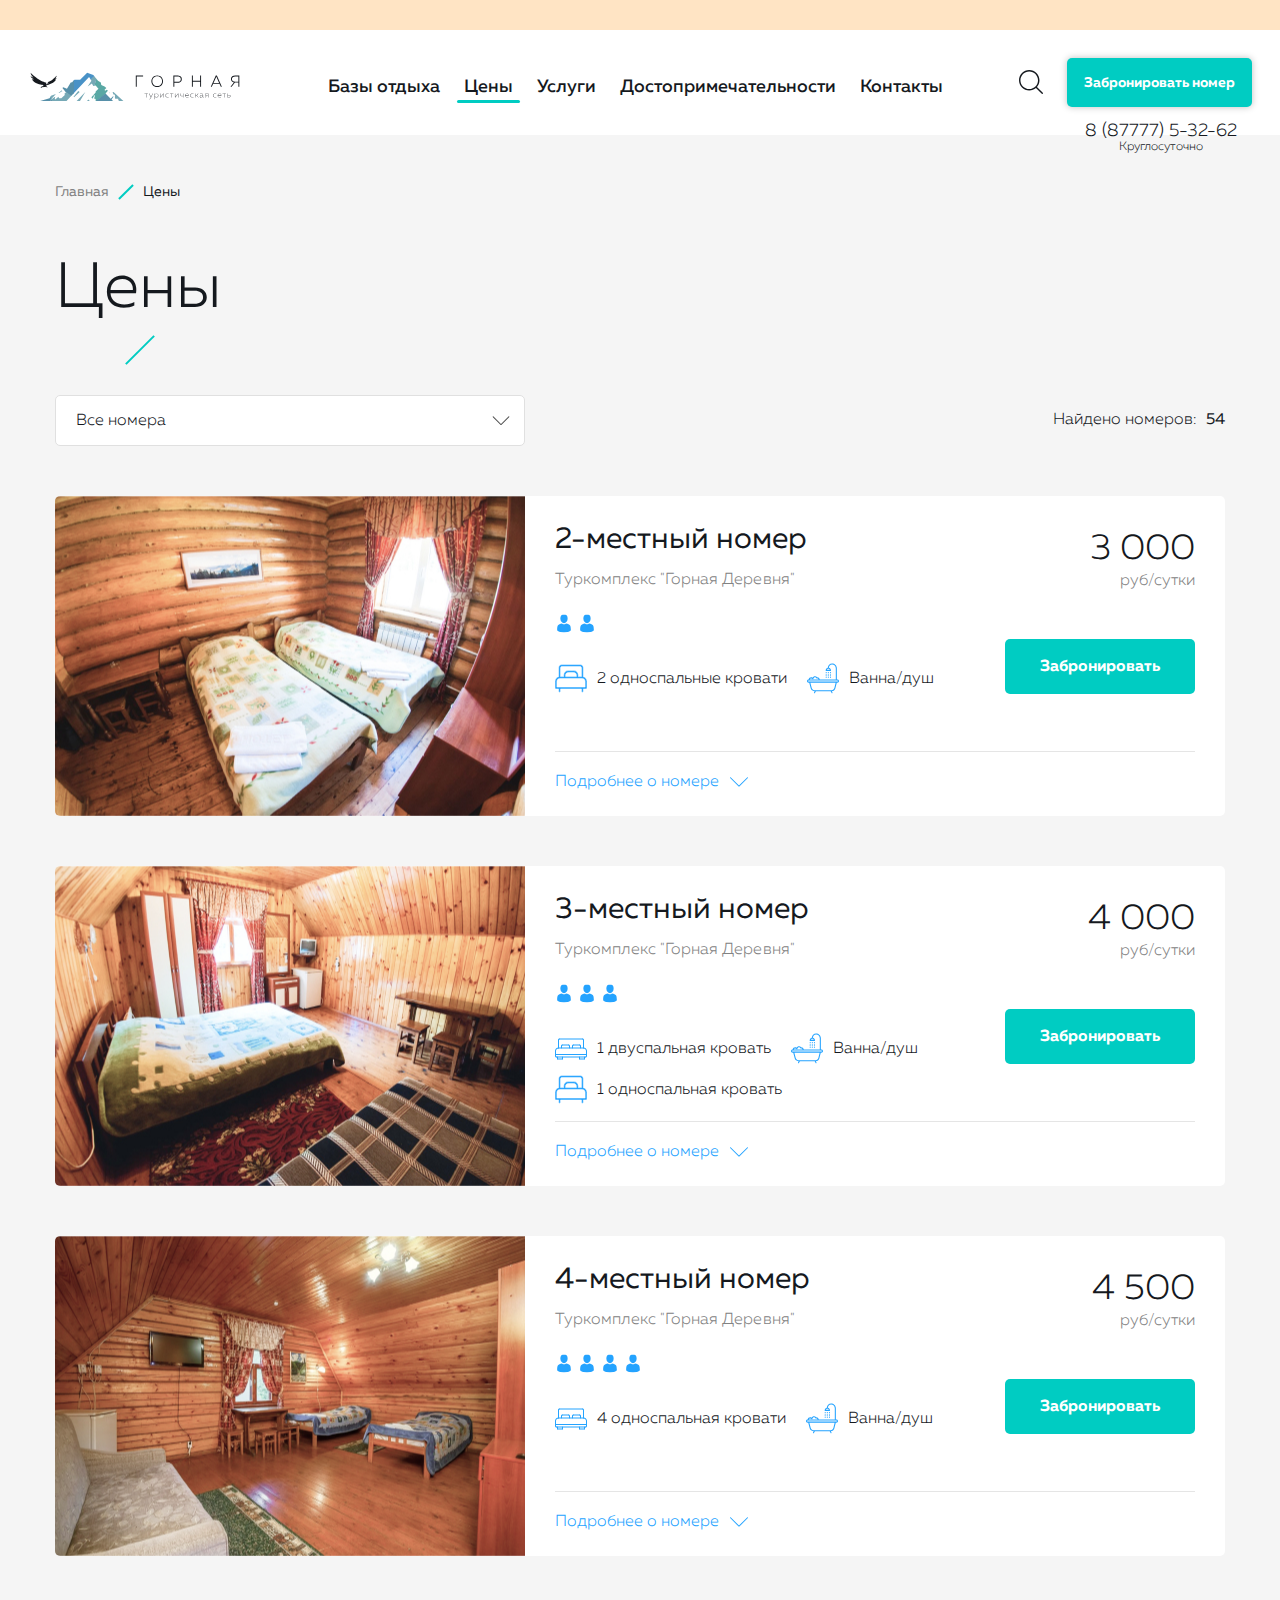
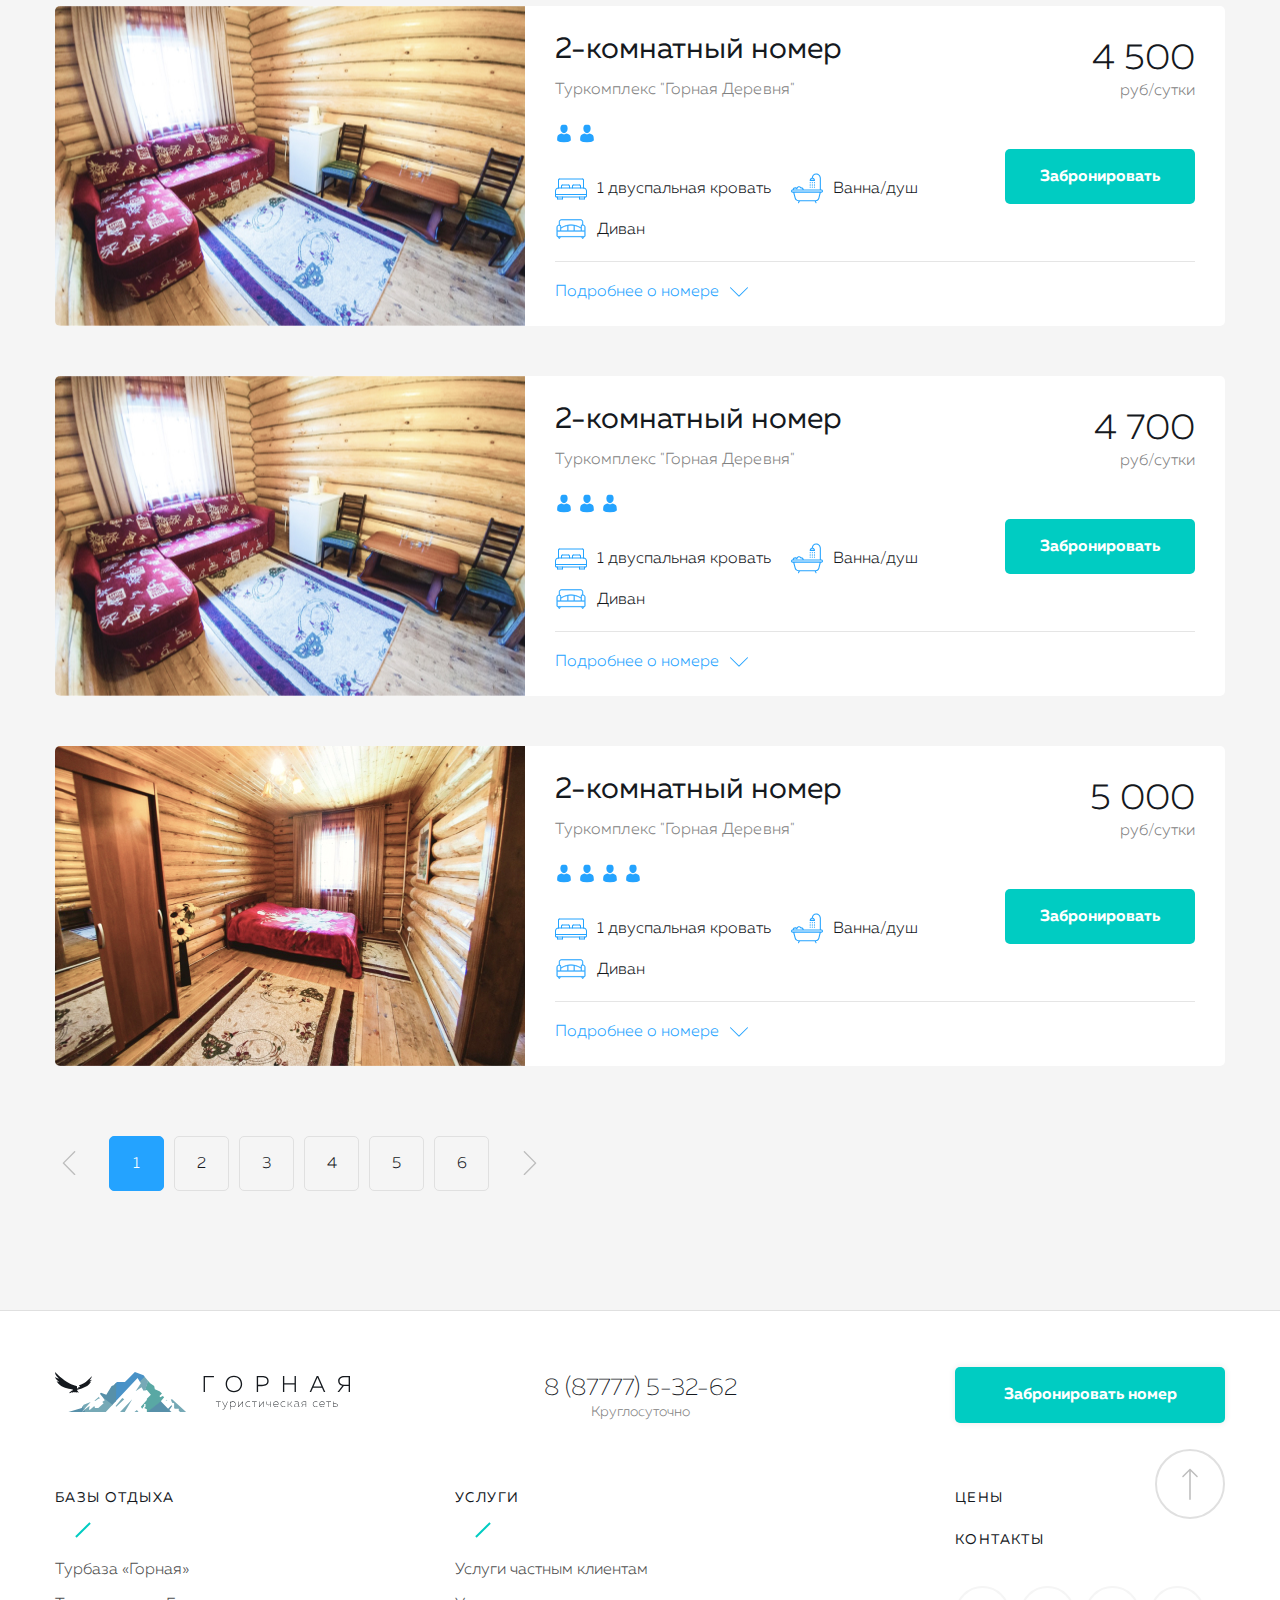
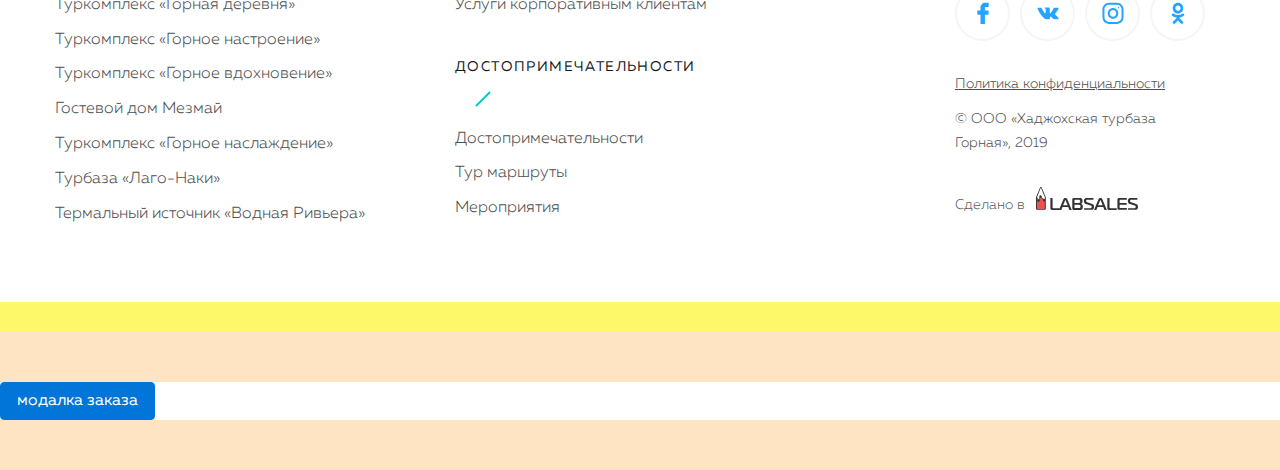
<file: ceny.html>
<!DOCTYPE html>
<html lang="ru" class="html-sth">
<head>
    <meta charset="UTF-8">
    <meta name="viewport" content="width=device-width, initial-scale=1, shrink-to-fit=no">
    <title>Главная</title> 
    <!-- <link rel="icon" href="img/favicon.png"> -->
	
    <link rel="stylesheet" type="text/css" href="css/bootstrap.min.css"/>
    <!-- <link rel="stylesheet" type="text/css" href="fonts/magistral/magistral.css" /> -->
    <link rel="stylesheet" type="text/css" href="css/font.css"/>
    <!-- <link rel="stylesheet" type="text/css" href="fonts/font-awesome/css/font-awesome.min.css" /> -->
    <link rel="stylesheet" type="text/css" href="swiper/swiper.min.css" />
    <!-- <link rel="stylesheet" type="text/css" href="textfield/textfield.css" /> -->
    <link rel="stylesheet" type="text/css" href="css/bootstrap-grid-float.css" />
        <link rel="stylesheet" type="text/css" href="jqueryUI/jquery-ui.css" />
    <link rel="stylesheet" type="text/css" href="fancybox/jquery.fancybox.min.css" />

    <link rel="stylesheet" type="text/css" href="css/style.css"/>
    <link rel="stylesheet" type="text/css" href="css/media.css"/>
    <link rel="stylesheet" type="text/css" href="css/dg.css"/>
    <!--[if lte IE 9]>
        <script src="js/ie9/html5shiv.min.js"></script>
        <script src="js/ie9/respond.min.js"></script>
    <![endif]-->   
</head>
<body> 

<div class="abc" style="background-color: #3300aa;background-color: #ffe4c4; height: 30px;"></div>


<div class="sm-head">
    <div class="header">
        <div class="header__container">
            <div class="header__row">
                <div class="header__col-1">
                    <div class="header__logo-wrap">
                        <a class="header__logo" href="/">
                            <img class="header__logo-img" src="img/color-logo.svg" alt="">
                        </a>
                    </div>
                </div>
                <div class="header__col-2">   
                    <div class="header__links-row">
                        <!-- <div class="header__link-wrap">
                            <a class="header__link" href="">Базы отдыха</a>
                        </div> -->
                            <div class="header__link-wrap">
                                <div class="accrd">
                                    <div class="accrd__top">
                                        <a class="header__link accrd__top-link" href="">Базы отдыха</a>
                                    </div>
                                    <div class="accrd__bottom">
                                        <div class="accrd__eff-wrap">
                                            <div class="accrd__links-bl">
                                                <div class="accrd__item">
                                                    <a class="accrd__link" href="">Турбаза «Горная»</a>
                                                </div>
                                                <div class="accrd__item">
                                                    <a class="accrd__link" href="">Туркомплекс «Горная деревня»</a>
                                                </div>
                                                <div class="accrd__item">
                                                    <a class="accrd__link" href="">Туркомплекс «Горное настроение»</a>
                                                </div>
                                                <div class="accrd__item">
                                                    <a class="accrd__link" href="">Туркомплекс «Горное вдохновение»</a>
                                                </div>
                                                <div class="accrd__item">
                                                    <a class="accrd__link active" href="">Гостевой дом Мезмай</a>
                                                </div>
                                                <div class="accrd__item">
                                                    <a class="accrd__link" href="">Туркомплекс «Горное наслаждение»</a>
                                                </div>
                                                <div class="accrd__item">
                                                    <a class="accrd__link" href="">Турбаза «Лаго-Наки»</a>
                                                </div>
                                                <div class="accrd__item">
                                                    <a class="accrd__link" href="">Термальный источник «Водная Ривьера»</a>
                                                </div>
                                            </div>
                                        </div>
                                    </div>
                                </div>
                            </div>
                        <!-- <div class="header__link-wrap">
                            <a class="header__link" href="">Базы отдыха</a>
                        </div> -->
                        <div class="header__link-wrap">
                            <a class="header__link active" href="">Цены</a>
                        </div>
                        <div class="header__link-wrap">
                            <a class="header__link" href="">Услуги</a>
                        </div>
                        <div class="header__link-wrap">
                            <a class="header__link" href="">Достопримечательности</a>
                        </div>
                        <div class="header__link-wrap">
                            <a class="header__link" href="">Контакты</a>
                        </div>
                    </div>
                </div>
                <div class="header__col-3">
                    <div class="header__phone-bl">
                        <div class="header__phone-wrap">
                            <a class="header__phone" href="tel:8 (87777) 5-32-62">8 (87777) 5-32-62</a>
                        </div>
                        <div class="header__phone-descript">Круглосуточно</div>
                    </div>
                    <div class="header__search">
                        <a class="header__search-btn js--header-search-btn" href="">
                            <svg class="header__search-icon" width="24" height="24" viewBox="0 0 24 24" fill="#ffffff"
                                xmlns="http://www.w3.org/2000/svg">
                                <path d="M23.7898 22.8L17.9575 16.9676C19.522 15.1689 20.4692 12.8222 20.4692 10.2572C20.4692 4.61107 15.8767 0.0239258 10.2359 0.0239258C4.58983 0.0239258 0.00268555 4.61639 0.00268555 10.2572C0.00268555 15.898 4.59515 20.4904 10.2359 20.4904C12.8009 20.4904 15.1477 19.5432 16.9464 17.9787L22.7787 23.8111C22.9171 23.9494 23.1033 24.0239 23.2843 24.0239C23.4652 24.0239 23.6515 23.9547 23.7898 23.8111C24.0665 23.5343 24.0665 23.0767 23.7898 22.8ZM1.43417 10.2572C1.43417 5.40397 5.38273 1.46073 10.2306 1.46073C15.0838 1.46073 19.0271 5.40929 19.0271 10.2572C19.0271 15.1051 15.0838 19.059 10.2306 19.059C5.38273 19.059 1.43417 15.1104 1.43417 10.2572Z" />
                            </svg>
                        </a>
                    </div>
                    <div class="header__bron">
                        <a class="header__bron-btn js--hbron-btn" href="">Забронировать номер</a>
                    </div>
                    <div class="header__burger-wrap">
                        <div class="burger burger--dark js--burger">
                            <div class="burger__line burger__line-1"></div>
                            <div class="burger__line burger__line-2"></div>
                            <div class="burger__line burger__line-3"></div>
                        </div>
                    </div>
                </div>
            </div>
        </div>
        <div class="header__search-block">
            <div class="search-bl">
                <div class="container search-bl__container">
                    <div class="search-bl__effect-el">
                        <div class="search-bl__el">
                            <input class="search-bl__input" type="text" placeholder="Поиск">
                            <button class="search-bl__btn">
                                <img class="search-bl__btn-icon" src="img/search-bl-icon-01.svg" alt="">
                            </button>
                        </div>
                    </div>
                </div>
            </div>
        </div>
    </div>
    
    
    <div class="header-bron-block">
        <div class="hbron-form">
            <div class="hbron-form__mobile-header">
                <div class="hbron-form__title-wrap">
                    <div class="hbron-form__title">Найти номер</div>
                </div>
                <div class="hbron-form__close hbron-form__close--2">
                    <img class="hbron-form__close-icon" src="img/hbron-close-icon.svg" alt="">
                </div>
            </div>
            <form class="hbron-form__el" action="">
                <div class="hbron-form__box">
                    <div class="hbron-form__close hbron-form__close--1">
                        <img class="hbron-form__close-icon" src="img/hbron-close-icon.svg" alt="">
                    </div>
                    <div class="row hbron-form__row">

                        <div class="col-xl-12 col-lg-12 col-md-12 col-sm-12 col-12 hbron-form__col-1 hbron-form__col-desktop">
                            <div class="hbron-form__title-wrap">
                                <div class="hbron-form__title">Найти номер</div>
                            </div>
                        </div>
                        <div class="col-xl-12 col-lg-12 col-md-12 col-sm-12 col-12 hbron-form__col-1">
                            <div class="broniform__item hbron-form__item">
                                <div class="broniform__item-h">База отдыха</div>
                                <div class="broniform__item-inp">
                                    <select class="gorn-select" name="" id="">
                                        <option value="">Любая</option>
                                        <option value="">База 1</option>
                                        <option value="">База 2</option>
                                        <option value="">База 3</option>
                                    </select>
                                </div>
                            </div>
                        </div>
                        <!-- <div class="col-xl-12 col-lg-12 col-md-12 col-sm-12 col-12 hbron-form__col-1">
                            <div class="broniform__item hbron-form__item">
                                <div class="broniform__item-h">База отдыха</div>
                                <div class="broniform__item-inp">
                                    <input class="gorn-input hbron-form__input gorn-datepicker" type="text" name="" id="" placeholder="Дата">
                                </div>
                            </div>
                        </div> -->
                        <!-- <div class="col-xl-6 col-lg-6 col-md-6 col-sm-6 col-6 hbron-form__col-2">
                            <div class="broniform__item hbron-form__item">
                                <div class="broniform__item-h">Заезд</div>
                                <div class="broniform__item-inp">
                                    <select class="gorn-select" name="" id="">
                                        <option value="">14.06.2019</option>
                                        <option value="">15.06.2019</option>
                                        <option value="">16.06.2019</option>
                                    </select>
                                </div>
                            </div>
                        </div> -->
                        <div class="col-xl-6 col-lg-6 col-md-6 col-sm-6 col-6 hbron-form__col-2">
                            <div class="broniform__item hbron-form__item">
                                <div class="broniform__item-h">Заезд</div>
                                <div class="broniform__item-inp">
                                    <input class="gorn-input hbron-form__input gorn-datepicker" type="text" name="" id="" placeholder="Дата">
                                </div>
                            </div>
                        </div>
                        <!-- <div class="col-xl-6 col-lg-6 col-md-6 col-sm-6 col-6 hbron-form__col-2">
                            <div class="broniform__item hbron-form__item">
                                <div class="broniform__item-h">Выезд</div>
                                <div class="broniform__item-inp">
                                    <select class="gorn-select" name="" id="">
                                        <option value="">14.06.2019</option>
                                        <option value="">15.06.2019</option>
                                        <option value="">16.06.2019</option>
                                    </select>
                                </div>
                            </div>
                        </div> -->
                        <div class="col-xl-6 col-lg-6 col-md-6 col-sm-6 col-6 hbron-form__col-2">
                            <div class="broniform__item hbron-form__item">
                                <div class="broniform__item-h">Выезд</div>
                                <div class="broniform__item-inp">
                                    <input class="gorn-input hbron-form__input gorn-datepicker" type="text" name="" id="" placeholder="Дата">
                                </div>
                            </div>
                        </div>
                        <div class="col-xl-6 col-lg-6 col-md-6 col-sm-6 col-6 hbron-form__col-2">
                            <div class="broniform__item hbron-form__item">
                                <div class="broniform__item-h">Взрослые</div>
                                <div class="broniform__item-inp">
                                    <select class="gorn-select" name="" id="">
                                        <option value="">1</option>
                                        <option value="">2</option>
                                        <option value="">3</option>
                                    </select>
                                </div>
                            </div>
                        </div>
                        <div class="col-xl-6 col-lg-6 col-md-6 col-sm-6 col-6 hbron-form__col-2">
                            <div class="broniform__item hbron-form__item">
                                <div class="broniform__item-h">Дети</div>
                                <div class="broniform__item-inp">
                                    <select class="gorn-select" name="" id="">
                                        <option value="">1</option>
                                        <option value="">2</option>
                                        <option value="">3</option>
                                    </select>
                                </div>
                            </div>
                        </div>
                        <div class="col-xl-12 col-lg-12 col-md-12 col-sm-12 col-12 hbron-form__col-1">
                            <div class="hbron-form__btn-wrap">
                                <div class="blue-btn broniform__btn hbron-form__btn">Найти номер</div>
                            </div>
                        </div>


                    </div>

                </div>
            </form>
        </div>
    </div>
    <div class="mobile-menu">
        <div class="mobile-menu__top">
            <div class="mobile-menu__top-row">
                <div class="header__logo-wrap mobile-menu__logo-wrap">
                    <a class="header__logo" href="/">
                        <img class="header__logo-img mobile-menu__logo" src="img/color-logo.svg" alt="">
                    </a>
                </div>
                <div class="mobile-menu__close-wrap">
                    <div class="burger-close mobile-menu__close js--menu-close">
                        <div class="burger-close__line-1"></div>
                        <div class="burger-close__line-2"></div>
                    </div>
                </div>
            </div>

        </div>
        <div class="mobile-menu__center">
            <div class="mlinks">
                <div class="mlinks__item">
                    <div class="mob-accrd">
                        <div class="mob-accrd__top">
                            <div class="mob-accrd__name">Базы отдыха</div>
                        </div>
                        <div class="mob-accrd__bottom">
                            <div class="mob-accrd__effect-wrap">
                                <div class="mob-accrd__links">

                                    <div class="mob-accrd__link-wrap">
                                        <a class="mob-accrd__link" href="">Турбаза «Горная»</a>
                                    </div>
                                    <div class="mob-accrd__link-wrap">
                                        <a class="mob-accrd__link" href="">Туркомплекс «Горная деревня»</a>
                                    </div>
                                    <div class="mob-accrd__link-wrap">
                                        <a class="mob-accrd__link" href="">Туркомплекс «Горное настроение»</a>
                                    </div>
                                    <div class="mob-accrd__link-wrap">
                                        <a class="mob-accrd__link" href="">Туркомплекс «Горное вдохновение»</a>
                                    </div>
                                    <div class="mob-accrd__link-wrap">
                                        <a class="mob-accrd__link active" href="">Гостевой дом Мезмай</a>
                                    </div>
                                    <div class="mob-accrd__link-wrap">
                                        <a class="mob-accrd__link" href="">Туркомплекс «Горное наслаждение»</a>
                                    </div>
                                    <div class="mob-accrd__link-wrap">
                                        <a class="mob-accrd__link" href="">Турбаза «Лаго-Наки»</a>
                                    </div>
                                    <div class="mob-accrd__link-wrap">
                                        <a class="mob-accrd__link" href="">Термальный источник «Водная Ривьера»</a>
                                    </div>

                                </div>
                            </div>
                        </div>

                    </div>
                </div>
                <div class="mlinks__item">
                    <a class="mlinks__link" href="">Цены</a>
                </div>
                <div class="mlinks__item">
                    <a class="mlinks__link" href="">Достопримечательности</a>
                </div>
                <div class="mlinks__item">
                    <div class="mob-accrd">
                        <div class="mob-accrd__top">
                            <div class="mob-accrd__name">Услуги</div>
                        </div>
                        <div class="mob-accrd__bottom">
                            <div class="mob-accrd__effect-wrap">
                                <div class="mob-accrd__links">
    
                                    <div class="mob-accrd__link-wrap">
                                        <a class="mob-accrd__link" href="">Пункт 1</a>
                                    </div>
                                    <div class="mob-accrd__link-wrap">
                                        <a class="mob-accrd__link" href="">Пункт 2</a>
                                    </div>
                                    <div class="mob-accrd__link-wrap">
                                        <a class="mob-accrd__link" href="">Пункт 3</a>
                                    </div>
                                    <div class="mob-accrd__link-wrap">
                                        <a class="mob-accrd__link" href="">Пункт 4</a>
                                    </div>
                                    <div class="mob-accrd__link-wrap">
                                        <a class="mob-accrd__link" href="">Пункт 5</a>
                                    </div>
                                    <div class="mob-accrd__link-wrap">
                                        <a class="mob-accrd__link" href="">Пункт 6</a>
                                    </div>
                                    <div class="mob-accrd__link-wrap">
                                        <a class="mob-accrd__link" href="">Пункт 7</a>
                                    </div>
    
                                </div>
                            </div>
                        </div>
                    </div>

                </div>

                <div class="mlinks__item">
                    <a class="mlinks__link" href="">Контакты</a>
                </div>
            </div>
            <div class="m-search">
                <form class="form" action="">
                    <div class="m-search__el">
                            <input class="m-search__input" type="text" placeholder="Поиск">
                            <button class="m-search__btn">
                                <!-- <img class="m-search__btn-icon m-search__btn-icon--1" src="img/mob-search-1.svg" alt=""> -->
                                <!-- <img class="m-search__btn-icon m-search__btn-icon--2" src="img/mob-search-2.svg" alt=""> -->
                                <img class="m-search__btn-icon" src="img/mob-search-2.svg" alt="">
                            </button>
                    </div>

                </form>
            </div>
        </div>
        <div class="mobile-menu__bottom">
            <div class="mobile-menu__bottom-bl">
                <div class="mobile-menu__phone-bl">
                    <div class="footer__phone-wrap">
                        <a class="footer__phone" href="tel:8 (87777) 5-32-62">8 (87777) 5-32-62</a>
                    </div>
                    <div class="footer__phone-descript">Круглосуточно</div>
                </div>
                <div class="mobile-menu__zakaz">
                    <a class="footer__zakaz-btn mobile-menu__zakaz-btn js--hbron-btn" href="">Забронировать номер</a>
                </div>
            </div>
        </div>

    </div>


</div>

<div class="page-head color-gray page-head--ceny">
    <div class="container">
        <div class="row">
            <div class="col-xl-12 col-lg-12 col-md-12 col-sm-12 col-12">
                <div class="page-head__breadcrumbs">
                    <div class="breadcrumb bread-c">
                        <a class="breadcrumb-item" href="#">Главная</a>
                        <!-- <a class="breadcrumb-item" href="#">Базы отдыха</a> -->
                        <!-- <a class="breadcrumb-item" href="#">Главная</a> -->
                        <span class="breadcrumb-item active">Цены</span>
                    </div>
                </div>    
            </div>
            <div class="col-xl-12 col-lg-12 col-md-12 col-sm-12 col-12">
                <div class="page-head__title">Цены</div>
            </div>
        </div>
    </div>
</div>

<div class="nomera ceny-scr">
    <div class="container">
        <div class="row">
            <div class="col-xl-12 col-lg-12 col-md-12 col-sm-12 col-12">
                <div class="ceny-scr__sortirovka">
                    <form class="ceny-scr__form-el" action="">
                        <div class="row ceny-scr__sortirovka-row">
                            <div class="col-xl-5 col-lg-6 col-md-6 col-sm-12 col-12 ceny-scr__sortirovka-col-1">
                                <div class="ceny-scr__select-wrap">
                                    <!-- <div class="gorn-select ceny-scr__select"></div> -->
                                    <select class="gorn-select ceny-scr__select" name="" id="">
                                        <option value="">Все номера</option>
                                        <option value="">1-местный номер</option>
                                        <option value="">2-местный номер</option>
                                        <option value="">3-местный номер</option>
                                    </select>

                                </div>

                            </div>
                            <div class="col-xl-7 col-lg-6 col-md-6 col-sm-12 col-12 ceny-scr__sortirovka-col-2">
                                <div class="ceny-scr__search-result"><span class="ceny-scr__result-name">Найдено номеров:</span><span class="ceny-scr__result-value">54</span></div>
                            </div>
                        </div>
                    </form>

                </div>
            </div>
            <!-- <div class="col-xl-12 col-lg-12 col-md-12 col-sm-12 col-12">
                <div class="std__h-wrap nomera__title-wrap">
                    <div class="std__h nomera__title">Номера</div>
                </div>
            </div> -->
            <!-- <div class="col-xl-12 col-lg-12 col-md-12 col-sm-12 col-12"></div> -->

            <div class="col-xl-12 col-lg-12 col-md-12 col-sm-12 col-12">
                <div class="nomer-item">
                    <div class="nomer-item__top">
                        <div class="nomer-item__row">
                            <div class="nomer-item__col-1">
                                <div class="nomer-item__first-photo-wrap"  href="img/nomer-item-001.jpg" data-fancybox="images-nomer-id-001" data-caption="Описание №0">
                                    <div class="nomer-item__first-photo" style="background-image: url(img/nomer-item-001.jpg);"></div>
                                </div>
                            </div>
                            <div class="nomer-item__col-2">
                                <div class="nomer-item__base-info">
                                    <div class="nomer-item__num-nomer-wrap">
                                        <div class="nomer-item__num-nomer">2-местный номер</div>
                                    </div>
                                    <div class="nomer-item__name-baza-wrap">
                                        <a class="nomer-item__name-baza" href="">Туркомплекс "Горная Деревня"</a>
                                    </div>
                                    <div class="nomer-item__people-nums">
                                        <div class="nomer-item__people-num-wrap">
                                            <img class="nomer-item__people-num" src="img/nomer-people-num.svg" alt="">
                                        </div>
                                        <div class="nomer-item__people-num-wrap">
                                            <img class="nomer-item__people-num" src="img/nomer-people-num.svg" alt="">
                                        </div>

                                    </div>
                                    <div class="nomer-item__inclusive-wrap">

                                        <div class="inclusive inclusive--nomer-item nomer-item__inclusive">
                                            <div class="inclusive__row">
                                                <div class="inclusive__item">
                                                    <div class="inclusive__icon-wrap">
                                                        <img class="inclusive__icon" src="img/inclusive-icon-08.svg" alt="">
                                                    </div>
                                                    <div class="inclusive__name-wrap">
                                                        <div class="inclusive__name">2 односпальные кровати</div>
                                                    </div>
                                                </div>
                                                <div class="inclusive__item">
                                                    <div class="inclusive__icon-wrap">
                                                        <img class="inclusive__icon" src="img/inclusive-icon-09.svg" alt="">
                                                    </div>
                                                    <div class="inclusive__name-wrap">
                                                        <div class="inclusive__name">Ванна/душ</div>
                                                    </div>
                                                </div>
                                            </div>
                                        </div>
                                    </div>
                                    <div class="nomer-item__right-fix-block">
                                        <div class="nomer-item__price-bl">
                                            <div class="nomer-item__price">3 000</div>
                                            <div class="nomer-item__price-descript">руб/сутки</div>
                                        </div>
                                        <div class="nomer-item__book-btn-wrap">
                                            <button class="green-btn nomer-item__book-btn"  data-toggle="modal" data-target="#okb-modal-11">Забронировать</button>
                                        </div>


                                    </div>

                                </div>
                                <div class="nomer-item__more-btn-wrap">
                                    <div class="nomer-item__more-btn js--nomer-more-btn">Подробнее о номере</div>
                                    <!-- nomer-item-more-v.svg -->
                                </div>
                            </div>

                        </div>

                    </div>
                    <div class="nomer-item__bottom">
                    <!--  -->
                        <div class="nomer-item__row">
                            <div class="nomer-item__col-1">
                                <div class="nomer-item__gall-wrap">
                                    <div class="nomer-sm-gall">
                                        <div class="nomer-sm-gall__row">
                                            <div class="nomer-sm-gall__col">
                                                <a class="nomer-sm-gall__item" href="img/nomer-item-001.jpg" data-fancybox="images-nomer-id-001" data-caption="Описание №1">
                                                    <div class="nomer-sm-gall__photo" style="background-image: url(img/nomer-sm-gall-001.jpg);"></div>
                                                </a>
                                            </div>
                                            <div class="nomer-sm-gall__col">
                                                <a class="nomer-sm-gall__item" href="img/nomer-sm-gall-002.jpg" data-fancybox="images-nomer-id-001" data-caption="Описание №2">
                                                    <div class="nomer-sm-gall__photo" style="background-image: url(img/nomer-sm-gall-002.jpg);"></div>
                                                </a>
                                            </div>
                                            <div class="nomer-sm-gall__col">
                                                <a class="nomer-sm-gall__item" href="img/nomer-sm-gall-003.jpg" data-fancybox="images-nomer-id-001" data-caption="Описание №3">
                                                    <div class="nomer-sm-gall__photo" style="background-image: url(img/nomer-sm-gall-003.jpg);"></div>
                                                </a>
                                            </div>
                                            <div class="nomer-sm-gall__col">
                                                <a class="nomer-sm-gall__item" href="img/nomer-sm-gall-004.jpg" data-fancybox="images-nomer-id-001" data-caption="Описание №4">
                                                    <div class="nomer-sm-gall__photo" style="background-image: url(img/nomer-sm-gall-004.jpg);"></div>
                                                </a>
                                            </div>

                                            <div class="nomer-sm-gall__col">
                                                <a class="nomer-sm-gall__item" href="img/nomer-sm-gall-005.jpg" data-fancybox="images-nomer-id-001" data-caption="Описание №5">
                                                    <div class="nomer-sm-gall__photo" style="background-image: url(img/nomer-sm-gall-005.jpg);"></div>
                                                </a>
                                            </div>
                                            <div class="nomer-sm-gall__col">
                                                <a class="nomer-sm-gall__item" href="img/nomer-sm-gall-006.jpg" data-fancybox="images-nomer-id-001" data-caption="Описание №6">
                                                    <div class="nomer-sm-gall__photo" style="background-image: url(img/nomer-sm-gall-006.jpg);"></div>
                                                </a>
                                            </div>
                                            <div class="nomer-sm-gall__col">
                                                <a class="nomer-sm-gall__item" href="img/nomer-sm-gall-007.jpg" data-fancybox="images-nomer-id-001" data-caption="Описание №7">
                                                    <div class="nomer-sm-gall__photo" style="background-image: url(img/nomer-sm-gall-007.jpg);"></div>
                                                </a>
                                            </div>
                                            <div class="nomer-sm-gall__col">
                                                <a class="nomer-sm-gall__item" href="img/nomer-sm-gall-008.jpg" data-fancybox="images-nomer-id-001" data-caption="Описание №8">
                                                    <div class="nomer-sm-gall__photo" style="background-image: url(img/nomer-sm-gall-008.jpg);"></div>
                                                </a>
                                            </div>
                                            <div class="nomer-sm-gall__col">
                                                <a class="nomer-sm-gall__item" href="img/nomer-sm-gall-009.jpg" data-fancybox="images-nomer-id-001" data-caption="Описание №9">
                                                    <div class="nomer-sm-gall__photo" style="background-image: url(img/nomer-sm-gall-009.jpg);"></div>
                                                </a>
                                            </div>

                                        </div>
                                    </div>
                                </div>
                            </div>
                            <div class="nomer-item__col-2">
                                <div class="nomer-item__big-info">
                                    <div class="nomer-item__opisanie-top-wrap">
                                        <div class="nomer-item__opisanie-top">
                                            Комфортный номер в домике из сруба с совместным санузлом. Удобства номера: отопление, деревянный пол, рабочий стол, гостиный уголок, 2 односпальные кровати (двуспальная кровать), туалет, душ, туалетные принадлежности, телевизор, электрочайник, холодильник.
                                        </div>
                                    </div>
                                    <div class="nomer-item__tabs">
                                        <ul class="nav nav-tabs nomer-tabs" role="tablist">
                                            <li class="nav-item nomer-tabs__item">
                                                <a class="nav-link nomer-tabs__link active" data-toggle="tab" href="#bazy-el-01-tab-001" role="tab">В номере</a>
                                            </li>
                                            <li class="nav-item nomer-tabs__item">
                                                <a class="nav-link nomer-tabs__link" data-toggle="tab" href="#bazy-el-01-tab-002" role="tab">В ванной комнате</a>
                                            </li>
                                        </ul>
                                        <div class="tab-content nomer-panes">
                                            <div class="tab-pane nomer-panes__pane-item active" id="bazy-el-01-tab-001" role="tabpanel">
                                                <div class="service-nomer">
                                                    <div class="service-nomer__row">

                                                        <div class="service-nomer__col">
                                                            <div class="service-nomer__item">
                                                                <div class="service-nomer__icon-wrap">
                                                                    <img class="service-nomer__icon" src="img/service-nomer-icon-001.svg" alt="">
                                                                </div>
                                                                <div class="service-nomer__name">Холодильник</div>
                                                            </div>
                                                        </div>
                                                        <div class="service-nomer__col">
                                                            <div class="service-nomer__item">
                                                                <div class="service-nomer__icon-wrap">
                                                                    <img class="service-nomer__icon" src="img/service-nomer-icon-002.svg" alt="">
                                                                </div>
                                                                <div class="service-nomer__name">Гостиный уголок</div>
                                                            </div>
                                                        </div>
                                                        <div class="service-nomer__col">
                                                            <div class="service-nomer__item">
                                                                <div class="service-nomer__icon-wrap">
                                                                    <img class="service-nomer__icon" src="img/service-nomer-icon-003.svg" alt="">
                                                                </div>
                                                                <div class="service-nomer__name">Телевизор</div>
                                                            </div>
                                                        </div>
                                                        <div class="service-nomer__col">
                                                            <div class="service-nomer__item">
                                                                <div class="service-nomer__icon-wrap">
                                                                    <img class="service-nomer__icon" src="img/service-nomer-icon-004.svg" alt="">
                                                                </div>
                                                                <div class="service-nomer__name">2 односпальные кровати</div>
                                                            </div>
                                                        </div>
                                                        <div class="service-nomer__col">
                                                            <div class="service-nomer__item">
                                                                <div class="service-nomer__icon-wrap">
                                                                    <img class="service-nomer__icon" src="img/service-nomer-icon-005.svg" alt="">
                                                                </div>
                                                                <div class="service-nomer__name">Wi-Fi</div>
                                                            </div>
                                                        </div>
                                                        <div class="service-nomer__col">
                                                            <div class="service-nomer__item">
                                                                <div class="service-nomer__icon-wrap">
                                                                    <img class="service-nomer__icon" src="img/service-nomer-icon-006.svg" alt="">
                                                                </div>
                                                                <div class="service-nomer__name">Электрочайник</div>
                                                            </div>
                                                        </div>
                                                        <div class="service-nomer__col">
                                                            <div class="service-nomer__item">
                                                                <div class="service-nomer__icon-wrap">
                                                                    <img class="service-nomer__icon" src="img/service-nomer-icon-007.svg" alt="">
                                                                </div>
                                                                <div class="service-nomer__name">Рабочий стол</div>
                                                            </div>
                                                        </div>

                                                    </div>

                                                </div>
                                            </div>
                                            <div class="tab-pane nomer-panes__pane-item" id="bazy-el-01-tab-002" role="tabpanel">


                                                <div class="service-nomer">
                                                    <div class="service-nomer__row">
                                                
                                                        <div class="service-nomer__col">
                                                            <div class="service-nomer__item">
                                                                <div class="service-nomer__icon-wrap">
                                                                    <img class="service-nomer__icon" src="img/service-nomer-icon-005.svg" alt="">
                                                                </div>
                                                                <div class="service-nomer__name">Шампунь</div>
                                                            </div>
                                                        </div>
                                                        <div class="service-nomer__col">
                                                            <div class="service-nomer__item">
                                                                <div class="service-nomer__icon-wrap">
                                                                    <img class="service-nomer__icon" src="img/service-nomer-icon-007.svg" alt="">
                                                                </div>
                                                                <div class="service-nomer__name">Джакузи</div>
                                                            </div>
                                                        </div>
                                                
                                                    </div>                                                
                                                </div>

                                                
                                            </div>
                                        </div>
                                    </div>
                                    <div class="nomer-item__dop-service">
                                        <div class="nomer-item__dop-service-title">Питание</div>
                                        <div class="nomer-item__dop-service-bl">
                                                <div class="service-nomer">
                                                    <div class="service-nomer__row">
                                                
                                                        <div class="service-nomer__col">
                                                            <div class="service-nomer__item">
                                                                <div class="service-nomer__icon-wrap">
                                                                    <img class="service-nomer__icon" src="img/service-nomer-icon-010.svg" alt="">
                                                                </div>
                                                                <div class="service-nomer__name">Завтрак</div>
                                                            </div>
                                                        </div>
                                                
                                                    </div>
                                                </div>
                                        </div>

                                    </div>
                                    <div class="nomer-item__opisanie-bottom-wrap">
                                        <div class="nomer-item__opisanie-bottom">
                                            В случае отмены бронирования в срок до 7 суток до даты заезда штраф не взимается. Залог не взимается. Доп. место: 700 руб.(с 1.06.2019)
                                        </div>
                                    </div>
                                </div>
                            </div>
                        </div>
                    <!--  -->
                    
                    </div>
                </div>
            </div>
            
            <div class="col-xl-12 col-lg-12 col-md-12 col-sm-12 col-12">
                <div class="nomer-item">
                    <div class="nomer-item__top">
                        <div class="nomer-item__row">
                            <div class="nomer-item__col-1">
                                <div class="nomer-item__first-photo-wrap"  href="img/nomer-item-002.jpg" data-fancybox="images-nomer-id-002" data-caption="Описание №0">
                                    <div class="nomer-item__first-photo" style="background-image: url(img/nomer-item-002.jpg);"></div>
                                </div>
                            </div>
                            <div class="nomer-item__col-2">
                                <div class="nomer-item__base-info">
                                    <div class="nomer-item__num-nomer-wrap">
                                        <div class="nomer-item__num-nomer">3-местный номер</div>
                                    </div>
                                    <div class="nomer-item__name-baza-wrap">
                                        <a class="nomer-item__name-baza" href="">Туркомплекс "Горная Деревня"</a>
                                    </div>
                                    <div class="nomer-item__people-nums">
                                        <div class="nomer-item__people-num-wrap">
                                            <img class="nomer-item__people-num" src="img/nomer-people-num.svg" alt="">
                                        </div>
                                        <div class="nomer-item__people-num-wrap">
                                            <img class="nomer-item__people-num" src="img/nomer-people-num.svg" alt="">
                                        </div>
                                        <div class="nomer-item__people-num-wrap">
                                            <img class="nomer-item__people-num" src="img/nomer-people-num.svg" alt="">
                                        </div>

                                    </div>
                                    <div class="nomer-item__inclusive-wrap">

                                        <div class="inclusive inclusive--nomer-item nomer-item__inclusive">
                                            <div class="inclusive__row">
                                                <div class="inclusive__item">
                                                    <div class="inclusive__icon-wrap">
                                                        <img class="inclusive__icon" src="img/inclusive-icon-10.svg" alt="">
                                                    </div>
                                                    <div class="inclusive__name-wrap">
                                                        <div class="inclusive__name">1 двуспальная кровать</div>
                                                    </div>
                                                </div>
                                                <div class="inclusive__item">
                                                    <div class="inclusive__icon-wrap">
                                                        <img class="inclusive__icon" src="img/inclusive-icon-09.svg" alt="">
                                                    </div>
                                                    <div class="inclusive__name-wrap">
                                                        <div class="inclusive__name">Ванна/душ</div>
                                                    </div>
                                                </div>
                                                <div class="inclusive__item">
                                                    <div class="inclusive__icon-wrap">
                                                        <img class="inclusive__icon" src="img/inclusive-icon-08.svg" alt="">
                                                    </div>
                                                    <div class="inclusive__name-wrap">
                                                        <div class="inclusive__name">1 односпальная кровать</div>
                                                    </div>
                                                </div>
                                            </div>
                                        </div>
                                    </div>
                                    <div class="nomer-item__right-fix-block">
                                        <div class="nomer-item__price-bl">
                                            <div class="nomer-item__price">4 000</div>
                                            <div class="nomer-item__price-descript">руб/сутки</div>
                                        </div>
                                        <div class="nomer-item__book-btn-wrap">
                                            <!-- <a class="green-btn nomer-item__book-btn" href="">Забронировать</a> -->
                                            <button class="green-btn nomer-item__book-btn"  data-toggle="modal" data-target="#okb-modal-11">Забронировать</button>
                                        </div>


                                    </div>

                                </div>
                                <div class="nomer-item__more-btn-wrap">
                                    <div class="nomer-item__more-btn js--nomer-more-btn">Подробнее о номере</div>
                                    <!-- nomer-item-more-v.svg -->
                                </div>
                            </div>

                        </div>

                    </div>
                    <div class="nomer-item__bottom">
                    <!--  -->
                        <div class="nomer-item__row">
                            <div class="nomer-item__col-1">
                                <div class="nomer-item__gall-wrap">
                                    <div class="nomer-sm-gall">
                                        <div class="nomer-sm-gall__row">
                                            <div class="nomer-sm-gall__col">
                                                <a class="nomer-sm-gall__item" href="img/nomer-item-001.jpg" data-fancybox="images-nomer-id-002" data-caption="Описание №1">
                                                    <div class="nomer-sm-gall__photo" style="background-image: url(img/nomer-sm-gall-001.jpg);"></div>
                                                </a>
                                            </div>
                                            <div class="nomer-sm-gall__col">
                                                <a class="nomer-sm-gall__item" href="img/nomer-sm-gall-002.jpg" data-fancybox="images-nomer-id-002" data-caption="Описание №2">
                                                    <div class="nomer-sm-gall__photo" style="background-image: url(img/nomer-sm-gall-002.jpg);"></div>
                                                </a>
                                            </div>
                                            <div class="nomer-sm-gall__col">
                                                <a class="nomer-sm-gall__item" href="img/nomer-sm-gall-003.jpg" data-fancybox="images-nomer-id-002" data-caption="Описание №3">
                                                    <div class="nomer-sm-gall__photo" style="background-image: url(img/nomer-sm-gall-003.jpg);"></div>
                                                </a>
                                            </div>
                                            <div class="nomer-sm-gall__col">
                                                <a class="nomer-sm-gall__item" href="img/nomer-sm-gall-004.jpg" data-fancybox="images-nomer-id-002" data-caption="Описание №4">
                                                    <div class="nomer-sm-gall__photo" style="background-image: url(img/nomer-sm-gall-004.jpg);"></div>
                                                </a>
                                            </div>

                                            <div class="nomer-sm-gall__col">
                                                <a class="nomer-sm-gall__item" href="img/nomer-sm-gall-005.jpg" data-fancybox="images-nomer-id-002" data-caption="Описание №5">
                                                    <div class="nomer-sm-gall__photo" style="background-image: url(img/nomer-sm-gall-005.jpg);"></div>
                                                </a>
                                            </div>
                                            <div class="nomer-sm-gall__col">
                                                <a class="nomer-sm-gall__item" href="img/nomer-sm-gall-006.jpg" data-fancybox="images-nomer-id-002" data-caption="Описание №6">
                                                    <div class="nomer-sm-gall__photo" style="background-image: url(img/nomer-sm-gall-006.jpg);"></div>
                                                </a>
                                            </div>
                                            <div class="nomer-sm-gall__col">
                                                <a class="nomer-sm-gall__item" href="img/nomer-sm-gall-007.jpg" data-fancybox="images-nomer-id-002" data-caption="Описание №7">
                                                    <div class="nomer-sm-gall__photo" style="background-image: url(img/nomer-sm-gall-007.jpg);"></div>
                                                </a>
                                            </div>
                                            <div class="nomer-sm-gall__col">
                                                <a class="nomer-sm-gall__item" href="img/nomer-sm-gall-008.jpg" data-fancybox="images-nomer-id-002" data-caption="Описание №8">
                                                    <div class="nomer-sm-gall__photo" style="background-image: url(img/nomer-sm-gall-008.jpg);"></div>
                                                </a>
                                            </div>
                                            <div class="nomer-sm-gall__col">
                                                <a class="nomer-sm-gall__item" href="img/nomer-sm-gall-009.jpg" data-fancybox="images-nomer-id-002" data-caption="Описание №9">
                                                    <div class="nomer-sm-gall__photo" style="background-image: url(img/nomer-sm-gall-009.jpg);"></div>
                                                </a>
                                            </div>

                                        </div>
                                    </div>
                                </div>
                            </div>
                            <div class="nomer-item__col-2">
                                <div class="nomer-item__big-info">
                                    <div class="nomer-item__opisanie-top-wrap">
                                        <div class="nomer-item__opisanie-top">
                                            Комфортный номер в домике из сруба с совместным санузлом. Удобства номера: отопление, деревянный пол, рабочий стол, гостиный уголок, 2 односпальные кровати (двуспальная кровать), туалет, душ, туалетные принадлежности, телевизор, электрочайник, холодильник.
                                        </div>
                                    </div>
                                    <div class="nomer-item__tabs">
                                        <ul class="nav nav-tabs nomer-tabs" role="tablist">
                                            <li class="nav-item nomer-tabs__item">
                                                <a class="nav-link nomer-tabs__link active" data-toggle="tab" href="#bazy-el-02-tab-001" role="tab">В номере</a>
                                            </li>
                                            <li class="nav-item nomer-tabs__item">
                                                <a class="nav-link nomer-tabs__link" data-toggle="tab" href="#bazy-el-02-tab-002" role="tab">В ванной комнате</a>
                                            </li>
                                        </ul>
                                        <div class="tab-content nomer-panes">
                                            <div class="tab-pane nomer-panes__pane-item active" id="bazy-el-02-tab-001" role="tabpanel">
                                                <div class="service-nomer">
                                                    <div class="service-nomer__row">

                                                        <div class="service-nomer__col">
                                                            <div class="service-nomer__item">
                                                                <div class="service-nomer__icon-wrap">
                                                                    <img class="service-nomer__icon" src="img/service-nomer-icon-001.svg" alt="">
                                                                </div>
                                                                <div class="service-nomer__name">Холодильник</div>
                                                            </div>
                                                        </div>
                                                        <div class="service-nomer__col">
                                                            <div class="service-nomer__item">
                                                                <div class="service-nomer__icon-wrap">
                                                                    <img class="service-nomer__icon" src="img/service-nomer-icon-002.svg" alt="">
                                                                </div>
                                                                <div class="service-nomer__name">Гостиный уголок</div>
                                                            </div>
                                                        </div>
                                                        <div class="service-nomer__col">
                                                            <div class="service-nomer__item">
                                                                <div class="service-nomer__icon-wrap">
                                                                    <img class="service-nomer__icon" src="img/service-nomer-icon-003.svg" alt="">
                                                                </div>
                                                                <div class="service-nomer__name">Телевизор</div>
                                                            </div>
                                                        </div>
                                                        <div class="service-nomer__col">
                                                            <div class="service-nomer__item">
                                                                <div class="service-nomer__icon-wrap">
                                                                    <img class="service-nomer__icon" src="img/service-nomer-icon-004.svg" alt="">
                                                                </div>
                                                                <div class="service-nomer__name">2 односпальные кровати</div>
                                                            </div>
                                                        </div>
                                                        <div class="service-nomer__col">
                                                            <div class="service-nomer__item">
                                                                <div class="service-nomer__icon-wrap">
                                                                    <img class="service-nomer__icon" src="img/service-nomer-icon-005.svg" alt="">
                                                                </div>
                                                                <div class="service-nomer__name">Wi-Fi</div>
                                                            </div>
                                                        </div>
                                                        <div class="service-nomer__col">
                                                            <div class="service-nomer__item">
                                                                <div class="service-nomer__icon-wrap">
                                                                    <img class="service-nomer__icon" src="img/service-nomer-icon-006.svg" alt="">
                                                                </div>
                                                                <div class="service-nomer__name">Электрочайник</div>
                                                            </div>
                                                        </div>
                                                        <div class="service-nomer__col">
                                                            <div class="service-nomer__item">
                                                                <div class="service-nomer__icon-wrap">
                                                                    <img class="service-nomer__icon" src="img/service-nomer-icon-007.svg" alt="">
                                                                </div>
                                                                <div class="service-nomer__name">Рабочий стол</div>
                                                            </div>
                                                        </div>

                                                    </div>

                                                </div>
                                            </div>
                                            <div class="tab-pane nomer-panes__pane-item" id="bazy-el-02-tab-002" role="tabpanel">


                                                <div class="service-nomer">
                                                    <div class="service-nomer__row">
                                                
                                                        <div class="service-nomer__col">
                                                            <div class="service-nomer__item">
                                                                <div class="service-nomer__icon-wrap">
                                                                    <img class="service-nomer__icon" src="img/service-nomer-icon-005.svg" alt="">
                                                                </div>
                                                                <div class="service-nomer__name">Шампунь</div>
                                                            </div>
                                                        </div>
                                                        <div class="service-nomer__col">
                                                            <div class="service-nomer__item">
                                                                <div class="service-nomer__icon-wrap">
                                                                    <img class="service-nomer__icon" src="img/service-nomer-icon-007.svg" alt="">
                                                                </div>
                                                                <div class="service-nomer__name">Джакузи</div>
                                                            </div>
                                                        </div>
                                                
                                                    </div>                                                
                                                </div>

                                                
                                            </div>
                                        </div>
                                    </div>
                                    <div class="nomer-item__dop-service">
                                        <div class="nomer-item__dop-service-title">Питание</div>
                                        <div class="nomer-item__dop-service-bl">
                                                <div class="service-nomer">
                                                    <div class="service-nomer__row">
                                                
                                                        <div class="service-nomer__col">
                                                            <div class="service-nomer__item">
                                                                <div class="service-nomer__icon-wrap">
                                                                    <img class="service-nomer__icon" src="img/service-nomer-icon-010.svg" alt="">
                                                                </div>
                                                                <div class="service-nomer__name">Завтрак</div>
                                                            </div>
                                                        </div>
                                                
                                                    </div>
                                                </div>
                                        </div>

                                    </div>
                                    <div class="nomer-item__opisanie-bottom-wrap">
                                        <div class="nomer-item__opisanie-bottom">
                                            В случае отмены бронирования в срок до 7 суток до даты заезда штраф не взимается. Залог не взимается. Доп. место: 700 руб.(с 1.06.2019)
                                        </div>
                                    </div>
                                </div>
                            </div>
                        </div>
                    <!--  -->
                    
                    </div>
                </div>
            </div>

            <div class="col-xl-12 col-lg-12 col-md-12 col-sm-12 col-12">
                <div class="nomer-item">
                    <div class="nomer-item__top">
                        <div class="nomer-item__row">
                            <div class="nomer-item__col-1">
                                <div class="nomer-item__first-photo-wrap"  href="img/nomer-item-003.jpg" data-fancybox="images-nomer-id-003" data-caption="Описание №0">
                                    <div class="nomer-item__first-photo" style="background-image: url(img/nomer-item-003.jpg);"></div>
                                </div>
                            </div>
                            <div class="nomer-item__col-2">
                                <div class="nomer-item__base-info">
                                    <div class="nomer-item__num-nomer-wrap">
                                        <div class="nomer-item__num-nomer">4-местный номер</div>
                                    </div>
                                    <div class="nomer-item__name-baza-wrap">
                                        <a class="nomer-item__name-baza" href="">Туркомплекс "Горная Деревня"</a>
                                    </div>
                                    <div class="nomer-item__people-nums">
                                        <div class="nomer-item__people-num-wrap">
                                            <img class="nomer-item__people-num" src="img/nomer-people-num.svg" alt="">
                                        </div>
                                        <div class="nomer-item__people-num-wrap">
                                            <img class="nomer-item__people-num" src="img/nomer-people-num.svg" alt="">
                                        </div>
                                        <div class="nomer-item__people-num-wrap">
                                            <img class="nomer-item__people-num" src="img/nomer-people-num.svg" alt="">
                                        </div>
                                        <div class="nomer-item__people-num-wrap">
                                            <img class="nomer-item__people-num" src="img/nomer-people-num.svg" alt="">
                                        </div>

                                    </div>
                                    <div class="nomer-item__inclusive-wrap">

                                        <div class="inclusive inclusive--nomer-item nomer-item__inclusive">
                                            <div class="inclusive__row">
                                                <div class="inclusive__item">
                                                    <div class="inclusive__icon-wrap">
                                                        <img class="inclusive__icon" src="img/inclusive-icon-10.svg" alt="">
                                                    </div>
                                                    <div class="inclusive__name-wrap">
                                                        <div class="inclusive__name">4 односпальная кровати</div>
                                                    </div>
                                                </div>
                                                <div class="inclusive__item">
                                                    <div class="inclusive__icon-wrap">
                                                        <img class="inclusive__icon" src="img/inclusive-icon-09.svg" alt="">
                                                    </div>
                                                    <div class="inclusive__name-wrap">
                                                        <div class="inclusive__name">Ванна/душ</div>
                                                    </div>
                                                </div>

                                            </div>
                                        </div>
                                    </div>
                                    <div class="nomer-item__right-fix-block">
                                        <div class="nomer-item__price-bl">
                                            <div class="nomer-item__price">4 500</div>
                                            <div class="nomer-item__price-descript">руб/сутки</div>
                                        </div>
                                        <div class="nomer-item__book-btn-wrap">
                                            <button class="green-btn nomer-item__book-btn"  data-toggle="modal" data-target="#okb-modal-11">Забронировать</button>
                                        </div>


                                    </div>

                                </div>
                                <div class="nomer-item__more-btn-wrap">
                                    <div class="nomer-item__more-btn js--nomer-more-btn">Подробнее о номере</div>
                                    <!-- nomer-item-more-v.svg -->
                                </div>
                            </div>

                        </div>

                    </div>
                    <div class="nomer-item__bottom">
                    <!--  -->
                        <div class="nomer-item__row">
                            <div class="nomer-item__col-1">
                                <div class="nomer-item__gall-wrap">
                                    <div class="nomer-sm-gall">
                                        <div class="nomer-sm-gall__row">
                                            <div class="nomer-sm-gall__col">
                                                <a class="nomer-sm-gall__item" href="img/nomer-item-001.jpg" data-fancybox="images-nomer-id-003" data-caption="Описание №1">
                                                    <div class="nomer-sm-gall__photo" style="background-image: url(img/nomer-sm-gall-001.jpg);"></div>
                                                </a>
                                            </div>
                                            <div class="nomer-sm-gall__col">
                                                <a class="nomer-sm-gall__item" href="img/nomer-sm-gall-002.jpg" data-fancybox="images-nomer-id-003" data-caption="Описание №2">
                                                    <div class="nomer-sm-gall__photo" style="background-image: url(img/nomer-sm-gall-002.jpg);"></div>
                                                </a>
                                            </div>
                                            <div class="nomer-sm-gall__col">
                                                <a class="nomer-sm-gall__item" href="img/nomer-sm-gall-003.jpg" data-fancybox="images-nomer-id-003" data-caption="Описание №3">
                                                    <div class="nomer-sm-gall__photo" style="background-image: url(img/nomer-sm-gall-003.jpg);"></div>
                                                </a>
                                            </div>
                                            <div class="nomer-sm-gall__col">
                                                <a class="nomer-sm-gall__item" href="img/nomer-sm-gall-004.jpg" data-fancybox="images-nomer-id-003" data-caption="Описание №4">
                                                    <div class="nomer-sm-gall__photo" style="background-image: url(img/nomer-sm-gall-004.jpg);"></div>
                                                </a>
                                            </div>

                                            <div class="nomer-sm-gall__col">
                                                <a class="nomer-sm-gall__item" href="img/nomer-sm-gall-005.jpg" data-fancybox="images-nomer-id-003" data-caption="Описание №5">
                                                    <div class="nomer-sm-gall__photo" style="background-image: url(img/nomer-sm-gall-005.jpg);"></div>
                                                </a>
                                            </div>
                                            <div class="nomer-sm-gall__col">
                                                <a class="nomer-sm-gall__item" href="img/nomer-sm-gall-006.jpg" data-fancybox="images-nomer-id-003" data-caption="Описание №6">
                                                    <div class="nomer-sm-gall__photo" style="background-image: url(img/nomer-sm-gall-006.jpg);"></div>
                                                </a>
                                            </div>
                                            <div class="nomer-sm-gall__col">
                                                <a class="nomer-sm-gall__item" href="img/nomer-sm-gall-007.jpg" data-fancybox="images-nomer-id-003" data-caption="Описание №7">
                                                    <div class="nomer-sm-gall__photo" style="background-image: url(img/nomer-sm-gall-007.jpg);"></div>
                                                </a>
                                            </div>
                                            <div class="nomer-sm-gall__col">
                                                <a class="nomer-sm-gall__item" href="img/nomer-sm-gall-008.jpg" data-fancybox="images-nomer-id-003" data-caption="Описание №8">
                                                    <div class="nomer-sm-gall__photo" style="background-image: url(img/nomer-sm-gall-008.jpg);"></div>
                                                </a>
                                            </div>
                                            <div class="nomer-sm-gall__col">
                                                <a class="nomer-sm-gall__item" href="img/nomer-sm-gall-009.jpg" data-fancybox="images-nomer-id-003" data-caption="Описание №9">
                                                    <div class="nomer-sm-gall__photo" style="background-image: url(img/nomer-sm-gall-009.jpg);"></div>
                                                </a>
                                            </div>

                                        </div>
                                    </div>
                                </div>
                            </div>
                            <div class="nomer-item__col-2">
                                <div class="nomer-item__big-info">
                                    <div class="nomer-item__opisanie-top-wrap">
                                        <div class="nomer-item__opisanie-top">
                                            Комфортный номер в домике из сруба с совместным санузлом. Удобства номера: отопление, деревянный пол, рабочий стол, гостиный уголок, 2 односпальные кровати (двуспальная кровать), туалет, душ, туалетные принадлежности, телевизор, электрочайник, холодильник.
                                        </div>
                                    </div>
                                    <div class="nomer-item__tabs">
                                        <ul class="nav nav-tabs nomer-tabs" role="tablist">
                                            <li class="nav-item nomer-tabs__item">
                                                <a class="nav-link nomer-tabs__link active" data-toggle="tab" href="#bazy-el-03-tab-001" role="tab">В номере</a>
                                            </li>
                                            <li class="nav-item nomer-tabs__item">
                                                <a class="nav-link nomer-tabs__link" data-toggle="tab" href="#bazy-el-03-tab-002" role="tab">В ванной комнате</a>
                                            </li>
                                        </ul>
                                        <div class="tab-content nomer-panes">
                                            <div class="tab-pane nomer-panes__pane-item active" id="bazy-el-03-tab-001" role="tabpanel">
                                                <div class="service-nomer">
                                                    <div class="service-nomer__row">

                                                        <div class="service-nomer__col">
                                                            <div class="service-nomer__item">
                                                                <div class="service-nomer__icon-wrap">
                                                                    <img class="service-nomer__icon" src="img/service-nomer-icon-001.svg" alt="">
                                                                </div>
                                                                <div class="service-nomer__name">Холодильник</div>
                                                            </div>
                                                        </div>
                                                        <div class="service-nomer__col">
                                                            <div class="service-nomer__item">
                                                                <div class="service-nomer__icon-wrap">
                                                                    <img class="service-nomer__icon" src="img/service-nomer-icon-002.svg" alt="">
                                                                </div>
                                                                <div class="service-nomer__name">Гостиный уголок</div>
                                                            </div>
                                                        </div>
                                                        <div class="service-nomer__col">
                                                            <div class="service-nomer__item">
                                                                <div class="service-nomer__icon-wrap">
                                                                    <img class="service-nomer__icon" src="img/service-nomer-icon-003.svg" alt="">
                                                                </div>
                                                                <div class="service-nomer__name">Телевизор</div>
                                                            </div>
                                                        </div>
                                                        <div class="service-nomer__col">
                                                            <div class="service-nomer__item">
                                                                <div class="service-nomer__icon-wrap">
                                                                    <img class="service-nomer__icon" src="img/service-nomer-icon-004.svg" alt="">
                                                                </div>
                                                                <div class="service-nomer__name">2 односпальные кровати</div>
                                                            </div>
                                                        </div>
                                                        <div class="service-nomer__col">
                                                            <div class="service-nomer__item">
                                                                <div class="service-nomer__icon-wrap">
                                                                    <img class="service-nomer__icon" src="img/service-nomer-icon-005.svg" alt="">
                                                                </div>
                                                                <div class="service-nomer__name">Wi-Fi</div>
                                                            </div>
                                                        </div>
                                                        <div class="service-nomer__col">
                                                            <div class="service-nomer__item">
                                                                <div class="service-nomer__icon-wrap">
                                                                    <img class="service-nomer__icon" src="img/service-nomer-icon-006.svg" alt="">
                                                                </div>
                                                                <div class="service-nomer__name">Электрочайник</div>
                                                            </div>
                                                        </div>
                                                        <div class="service-nomer__col">
                                                            <div class="service-nomer__item">
                                                                <div class="service-nomer__icon-wrap">
                                                                    <img class="service-nomer__icon" src="img/service-nomer-icon-007.svg" alt="">
                                                                </div>
                                                                <div class="service-nomer__name">Рабочий стол</div>
                                                            </div>
                                                        </div>

                                                    </div>

                                                </div>
                                            </div>
                                            <div class="tab-pane nomer-panes__pane-item" id="bazy-el-03-tab-002" role="tabpanel">


                                                <div class="service-nomer">
                                                    <div class="service-nomer__row">
                                                
                                                        <div class="service-nomer__col">
                                                            <div class="service-nomer__item">
                                                                <div class="service-nomer__icon-wrap">
                                                                    <img class="service-nomer__icon" src="img/service-nomer-icon-005.svg" alt="">
                                                                </div>
                                                                <div class="service-nomer__name">Шампунь</div>
                                                            </div>
                                                        </div>
                                                        <div class="service-nomer__col">
                                                            <div class="service-nomer__item">
                                                                <div class="service-nomer__icon-wrap">
                                                                    <img class="service-nomer__icon" src="img/service-nomer-icon-007.svg" alt="">
                                                                </div>
                                                                <div class="service-nomer__name">Джакузи</div>
                                                            </div>
                                                        </div>
                                                
                                                    </div>                                                
                                                </div>

                                                
                                            </div>
                                        </div>
                                    </div>
                                    <div class="nomer-item__dop-service">
                                        <div class="nomer-item__dop-service-title">Питание</div>
                                        <div class="nomer-item__dop-service-bl">
                                                <div class="service-nomer">
                                                    <div class="service-nomer__row">
                                                
                                                        <div class="service-nomer__col">
                                                            <div class="service-nomer__item">
                                                                <div class="service-nomer__icon-wrap">
                                                                    <img class="service-nomer__icon" src="img/service-nomer-icon-010.svg" alt="">
                                                                </div>
                                                                <div class="service-nomer__name">Завтрак</div>
                                                            </div>
                                                        </div>
                                                
                                                    </div>
                                                </div>
                                        </div>

                                    </div>
                                    <div class="nomer-item__opisanie-bottom-wrap">
                                        <div class="nomer-item__opisanie-bottom">
                                            В случае отмены бронирования в срок до 7 суток до даты заезда штраф не взимается. Залог не взимается. Доп. место: 700 руб.(с 1.06.2019)
                                        </div>
                                    </div>
                                </div>
                            </div>
                        </div>
                    <!--  -->
                    
                    </div>
                </div>
            </div>

            <div class="col-xl-12 col-lg-12 col-md-12 col-sm-12 col-12">
                <div class="nomer-item">
                    <div class="nomer-item__top">
                        <div class="nomer-item__row">
                            <div class="nomer-item__col-1">
                                <div class="nomer-item__first-photo-wrap"  href="img/nomer-item-004.jpg" data-fancybox="images-nomer-id-004" data-caption="Описание №0">
                                    <div class="nomer-item__first-photo" style="background-image: url(img/nomer-item-004.jpg);"></div>
                                </div>
                            </div>
                            <div class="nomer-item__col-2">
                                <div class="nomer-item__base-info">
                                    <div class="nomer-item__num-nomer-wrap">
                                        <div class="nomer-item__num-nomer">2-комнатный номер</div>
                                    </div>
                                    <div class="nomer-item__name-baza-wrap">
                                        <a class="nomer-item__name-baza" href="">Туркомплекс "Горная Деревня"</a>
                                    </div>
                                    <div class="nomer-item__people-nums">
                                        <div class="nomer-item__people-num-wrap">
                                            <img class="nomer-item__people-num" src="img/nomer-people-num.svg" alt="">
                                        </div>
                                        <div class="nomer-item__people-num-wrap">
                                            <img class="nomer-item__people-num" src="img/nomer-people-num.svg" alt="">
                                        </div>

                                    </div>
                                    <div class="nomer-item__inclusive-wrap">

                                        <div class="inclusive inclusive--nomer-item nomer-item__inclusive">
                                            <div class="inclusive__row">
                                                <div class="inclusive__item">
                                                    <div class="inclusive__icon-wrap">
                                                        <img class="inclusive__icon" src="img/inclusive-icon-10.svg" alt="">
                                                    </div>
                                                    <div class="inclusive__name-wrap">
                                                        <div class="inclusive__name">1 двуспальная кровать</div>
                                                    </div>
                                                </div>
                                                <div class="inclusive__item">
                                                    <div class="inclusive__icon-wrap">
                                                        <img class="inclusive__icon" src="img/inclusive-icon-09.svg" alt="">
                                                    </div>
                                                    <div class="inclusive__name-wrap">
                                                        <div class="inclusive__name">Ванна/душ</div>
                                                    </div>
                                                </div>
                                                <div class="inclusive__item">
                                                    <div class="inclusive__icon-wrap">
                                                        <img class="inclusive__icon" src="img/inclusive-icon-11.svg" alt="">
                                                    </div>
                                                    <div class="inclusive__name-wrap">
                                                        <div class="inclusive__name">Диван</div>
                                                    </div>
                                                </div>

                                            </div>
                                        </div>
                                    </div>
                                    <div class="nomer-item__right-fix-block">
                                        <div class="nomer-item__price-bl">
                                            <div class="nomer-item__price">4 500</div>
                                            <div class="nomer-item__price-descript">руб/сутки</div>
                                        </div>
                                        <div class="nomer-item__book-btn-wrap">
                                            <button class="green-btn nomer-item__book-btn"  data-toggle="modal" data-target="#okb-modal-11">Забронировать</button>
                                        </div>


                                    </div>

                                </div>
                                <div class="nomer-item__more-btn-wrap">
                                    <div class="nomer-item__more-btn js--nomer-more-btn">Подробнее о номере</div>
                                    <!-- nomer-item-more-v.svg -->
                                </div>
                            </div>

                        </div>

                    </div>
                    <div class="nomer-item__bottom">
                    <!--  -->
                        <div class="nomer-item__row">
                            <div class="nomer-item__col-1">
                                <div class="nomer-item__gall-wrap">
                                    <div class="nomer-sm-gall">
                                        <div class="nomer-sm-gall__row">
                                            <div class="nomer-sm-gall__col">
                                                <a class="nomer-sm-gall__item" href="img/nomer-item-001.jpg" data-fancybox="images-nomer-id-004" data-caption="Описание №1">
                                                    <div class="nomer-sm-gall__photo" style="background-image: url(img/nomer-sm-gall-001.jpg);"></div>
                                                </a>
                                            </div>
                                            <div class="nomer-sm-gall__col">
                                                <a class="nomer-sm-gall__item" href="img/nomer-sm-gall-002.jpg" data-fancybox="images-nomer-id-004" data-caption="Описание №2">
                                                    <div class="nomer-sm-gall__photo" style="background-image: url(img/nomer-sm-gall-002.jpg);"></div>
                                                </a>
                                            </div>
                                            <div class="nomer-sm-gall__col">
                                                <a class="nomer-sm-gall__item" href="img/nomer-sm-gall-003.jpg" data-fancybox="images-nomer-id-004" data-caption="Описание №3">
                                                    <div class="nomer-sm-gall__photo" style="background-image: url(img/nomer-sm-gall-003.jpg);"></div>
                                                </a>
                                            </div>
                                            <div class="nomer-sm-gall__col">
                                                <a class="nomer-sm-gall__item" href="img/nomer-sm-gall-004.jpg" data-fancybox="images-nomer-id-004" data-caption="Описание №4">
                                                    <div class="nomer-sm-gall__photo" style="background-image: url(img/nomer-sm-gall-004.jpg);"></div>
                                                </a>
                                            </div>

                                            <div class="nomer-sm-gall__col">
                                                <a class="nomer-sm-gall__item" href="img/nomer-sm-gall-005.jpg" data-fancybox="images-nomer-id-004" data-caption="Описание №5">
                                                    <div class="nomer-sm-gall__photo" style="background-image: url(img/nomer-sm-gall-005.jpg);"></div>
                                                </a>
                                            </div>
                                            <div class="nomer-sm-gall__col">
                                                <a class="nomer-sm-gall__item" href="img/nomer-sm-gall-006.jpg" data-fancybox="images-nomer-id-004" data-caption="Описание №6">
                                                    <div class="nomer-sm-gall__photo" style="background-image: url(img/nomer-sm-gall-006.jpg);"></div>
                                                </a>
                                            </div>
                                            <div class="nomer-sm-gall__col">
                                                <a class="nomer-sm-gall__item" href="img/nomer-sm-gall-007.jpg" data-fancybox="images-nomer-id-004" data-caption="Описание №7">
                                                    <div class="nomer-sm-gall__photo" style="background-image: url(img/nomer-sm-gall-007.jpg);"></div>
                                                </a>
                                            </div>
                                            <div class="nomer-sm-gall__col">
                                                <a class="nomer-sm-gall__item" href="img/nomer-sm-gall-008.jpg" data-fancybox="images-nomer-id-004" data-caption="Описание №8">
                                                    <div class="nomer-sm-gall__photo" style="background-image: url(img/nomer-sm-gall-008.jpg);"></div>
                                                </a>
                                            </div>
                                            <div class="nomer-sm-gall__col">
                                                <a class="nomer-sm-gall__item" href="img/nomer-sm-gall-009.jpg" data-fancybox="images-nomer-id-004" data-caption="Описание №9">
                                                    <div class="nomer-sm-gall__photo" style="background-image: url(img/nomer-sm-gall-009.jpg);"></div>
                                                </a>
                                            </div>

                                        </div>
                                    </div>
                                </div>
                            </div>
                            <div class="nomer-item__col-2">
                                <div class="nomer-item__big-info">
                                    <div class="nomer-item__opisanie-top-wrap">
                                        <div class="nomer-item__opisanie-top">
                                            Комфортный номер в домике из сруба с совместным санузлом. Удобства номера: отопление, деревянный пол, рабочий стол, гостиный уголок, 2 односпальные кровати (двуспальная кровать), туалет, душ, туалетные принадлежности, телевизор, электрочайник, холодильник.
                                        </div>
                                    </div>
                                    <div class="nomer-item__tabs">
                                        <ul class="nav nav-tabs nomer-tabs" role="tablist">
                                            <li class="nav-item nomer-tabs__item">
                                                <a class="nav-link nomer-tabs__link active" data-toggle="tab" href="#bazy-el-04-tab-001" role="tab">В номере</a>
                                            </li>
                                            <li class="nav-item nomer-tabs__item">
                                                <a class="nav-link nomer-tabs__link" data-toggle="tab" href="#bazy-el-04-tab-002" role="tab">В ванной комнате</a>
                                            </li>
                                        </ul>
                                        <div class="tab-content nomer-panes">
                                            <div class="tab-pane nomer-panes__pane-item active" id="bazy-el-04-tab-001" role="tabpanel">
                                                <div class="service-nomer">
                                                    <div class="service-nomer__row">

                                                        <div class="service-nomer__col">
                                                            <div class="service-nomer__item">
                                                                <div class="service-nomer__icon-wrap">
                                                                    <img class="service-nomer__icon" src="img/service-nomer-icon-001.svg" alt="">
                                                                </div>
                                                                <div class="service-nomer__name">Холодильник</div>
                                                            </div>
                                                        </div>
                                                        <div class="service-nomer__col">
                                                            <div class="service-nomer__item">
                                                                <div class="service-nomer__icon-wrap">
                                                                    <img class="service-nomer__icon" src="img/service-nomer-icon-002.svg" alt="">
                                                                </div>
                                                                <div class="service-nomer__name">Гостиный уголок</div>
                                                            </div>
                                                        </div>
                                                        <div class="service-nomer__col">
                                                            <div class="service-nomer__item">
                                                                <div class="service-nomer__icon-wrap">
                                                                    <img class="service-nomer__icon" src="img/service-nomer-icon-003.svg" alt="">
                                                                </div>
                                                                <div class="service-nomer__name">Телевизор</div>
                                                            </div>
                                                        </div>
                                                        <div class="service-nomer__col">
                                                            <div class="service-nomer__item">
                                                                <div class="service-nomer__icon-wrap">
                                                                    <img class="service-nomer__icon" src="img/service-nomer-icon-004.svg" alt="">
                                                                </div>
                                                                <div class="service-nomer__name">2 односпальные кровати</div>
                                                            </div>
                                                        </div>
                                                        <div class="service-nomer__col">
                                                            <div class="service-nomer__item">
                                                                <div class="service-nomer__icon-wrap">
                                                                    <img class="service-nomer__icon" src="img/service-nomer-icon-005.svg" alt="">
                                                                </div>
                                                                <div class="service-nomer__name">Wi-Fi</div>
                                                            </div>
                                                        </div>
                                                        <div class="service-nomer__col">
                                                            <div class="service-nomer__item">
                                                                <div class="service-nomer__icon-wrap">
                                                                    <img class="service-nomer__icon" src="img/service-nomer-icon-006.svg" alt="">
                                                                </div>
                                                                <div class="service-nomer__name">Электрочайник</div>
                                                            </div>
                                                        </div>
                                                        <div class="service-nomer__col">
                                                            <div class="service-nomer__item">
                                                                <div class="service-nomer__icon-wrap">
                                                                    <img class="service-nomer__icon" src="img/service-nomer-icon-007.svg" alt="">
                                                                </div>
                                                                <div class="service-nomer__name">Рабочий стол</div>
                                                            </div>
                                                        </div>

                                                    </div>

                                                </div>
                                            </div>
                                            <div class="tab-pane nomer-panes__pane-item" id="bazy-el-04-tab-002" role="tabpanel">


                                                <div class="service-nomer">
                                                    <div class="service-nomer__row">
                                                
                                                        <div class="service-nomer__col">
                                                            <div class="service-nomer__item">
                                                                <div class="service-nomer__icon-wrap">
                                                                    <img class="service-nomer__icon" src="img/service-nomer-icon-005.svg" alt="">
                                                                </div>
                                                                <div class="service-nomer__name">Шампунь</div>
                                                            </div>
                                                        </div>
                                                        <div class="service-nomer__col">
                                                            <div class="service-nomer__item">
                                                                <div class="service-nomer__icon-wrap">
                                                                    <img class="service-nomer__icon" src="img/service-nomer-icon-007.svg" alt="">
                                                                </div>
                                                                <div class="service-nomer__name">Джакузи</div>
                                                            </div>
                                                        </div>
                                                
                                                    </div>                                                
                                                </div>

                                                
                                            </div>
                                        </div>
                                    </div>
                                    <div class="nomer-item__dop-service">
                                        <div class="nomer-item__dop-service-title">Питание</div>
                                        <div class="nomer-item__dop-service-bl">
                                                <div class="service-nomer">
                                                    <div class="service-nomer__row">
                                                
                                                        <div class="service-nomer__col">
                                                            <div class="service-nomer__item">
                                                                <div class="service-nomer__icon-wrap">
                                                                    <img class="service-nomer__icon" src="img/service-nomer-icon-010.svg" alt="">
                                                                </div>
                                                                <div class="service-nomer__name">Завтрак</div>
                                                            </div>
                                                        </div>
                                                
                                                    </div>
                                                </div>
                                        </div>

                                    </div>
                                    <div class="nomer-item__opisanie-bottom-wrap">
                                        <div class="nomer-item__opisanie-bottom">
                                            В случае отмены бронирования в срок до 7 суток до даты заезда штраф не взимается. Залог не взимается. Доп. место: 700 руб.(с 1.06.2019)
                                        </div>
                                    </div>
                                </div>
                            </div>
                        </div>
                    <!--  -->
                    
                    </div>
                </div>
            </div>

            <div class="col-xl-12 col-lg-12 col-md-12 col-sm-12 col-12">
                <div class="nomer-item">
                    <div class="nomer-item__top">
                        <div class="nomer-item__row">
                            <div class="nomer-item__col-1">
                                <div class="nomer-item__first-photo-wrap"  href="img/nomer-item-004.jpg" data-fancybox="images-nomer-id-005" data-caption="Описание №0">
                                    <div class="nomer-item__first-photo" style="background-image: url(img/nomer-item-004.jpg);"></div>
                                </div>
                            </div>
                            <div class="nomer-item__col-2">
                                <div class="nomer-item__base-info">
                                    <div class="nomer-item__num-nomer-wrap">
                                        <div class="nomer-item__num-nomer">2-комнатный номер</div>
                                    </div>
                                    <div class="nomer-item__name-baza-wrap">
                                        <a class="nomer-item__name-baza" href="">Туркомплекс "Горная Деревня"</a>
                                    </div>
                                    <div class="nomer-item__people-nums">
                                        <div class="nomer-item__people-num-wrap">
                                            <img class="nomer-item__people-num" src="img/nomer-people-num.svg" alt="">
                                        </div>
                                        <div class="nomer-item__people-num-wrap">
                                            <img class="nomer-item__people-num" src="img/nomer-people-num.svg" alt="">
                                        </div>
                                        <div class="nomer-item__people-num-wrap">
                                            <img class="nomer-item__people-num" src="img/nomer-people-num.svg" alt="">
                                        </div>

                                    </div>
                                    <div class="nomer-item__inclusive-wrap">

                                        <div class="inclusive inclusive--nomer-item nomer-item__inclusive">
                                            <div class="inclusive__row">
                                                <div class="inclusive__item">
                                                    <div class="inclusive__icon-wrap">
                                                        <img class="inclusive__icon" src="img/inclusive-icon-10.svg" alt="">
                                                    </div>
                                                    <div class="inclusive__name-wrap">
                                                        <div class="inclusive__name">1 двуспальная кровать</div>
                                                    </div>
                                                </div>
                                                <div class="inclusive__item">
                                                    <div class="inclusive__icon-wrap">
                                                        <img class="inclusive__icon" src="img/inclusive-icon-09.svg" alt="">
                                                    </div>
                                                    <div class="inclusive__name-wrap">
                                                        <div class="inclusive__name">Ванна/душ</div>
                                                    </div>
                                                </div>
                                                <div class="inclusive__item">
                                                    <div class="inclusive__icon-wrap">
                                                        <img class="inclusive__icon" src="img/inclusive-icon-11.svg" alt="">
                                                    </div>
                                                    <div class="inclusive__name-wrap">
                                                        <div class="inclusive__name">Диван</div>
                                                    </div>
                                                </div>

                                            </div>
                                        </div>
                                    </div>
                                    <div class="nomer-item__right-fix-block">
                                        <div class="nomer-item__price-bl">
                                            <div class="nomer-item__price">4 700</div>
                                            <div class="nomer-item__price-descript">руб/сутки</div>
                                        </div>
                                        <div class="nomer-item__book-btn-wrap">
                                            <button class="green-btn nomer-item__book-btn"  data-toggle="modal" data-target="#okb-modal-11">Забронировать</button>
                                        </div>


                                    </div>

                                </div>
                                <div class="nomer-item__more-btn-wrap">
                                    <div class="nomer-item__more-btn js--nomer-more-btn">Подробнее о номере</div>
                                    <!-- nomer-item-more-v.svg -->
                                </div>
                            </div>

                        </div>

                    </div>
                    <div class="nomer-item__bottom">
                    <!--  -->
                        <div class="nomer-item__row">
                            <div class="nomer-item__col-1">
                                <div class="nomer-item__gall-wrap">
                                    <div class="nomer-sm-gall">
                                        <div class="nomer-sm-gall__row">
                                            <div class="nomer-sm-gall__col">
                                                <a class="nomer-sm-gall__item" href="img/nomer-item-001.jpg" data-fancybox="images-nomer-id-005" data-caption="Описание №1">
                                                    <div class="nomer-sm-gall__photo" style="background-image: url(img/nomer-sm-gall-001.jpg);"></div>
                                                </a>
                                            </div>
                                            <div class="nomer-sm-gall__col">
                                                <a class="nomer-sm-gall__item" href="img/nomer-sm-gall-002.jpg" data-fancybox="images-nomer-id-005" data-caption="Описание №2">
                                                    <div class="nomer-sm-gall__photo" style="background-image: url(img/nomer-sm-gall-002.jpg);"></div>
                                                </a>
                                            </div>
                                            <div class="nomer-sm-gall__col">
                                                <a class="nomer-sm-gall__item" href="img/nomer-sm-gall-003.jpg" data-fancybox="images-nomer-id-005" data-caption="Описание №3">
                                                    <div class="nomer-sm-gall__photo" style="background-image: url(img/nomer-sm-gall-003.jpg);"></div>
                                                </a>
                                            </div>
                                            <div class="nomer-sm-gall__col">
                                                <a class="nomer-sm-gall__item" href="img/nomer-sm-gall-004.jpg" data-fancybox="images-nomer-id-005" data-caption="Описание №4">
                                                    <div class="nomer-sm-gall__photo" style="background-image: url(img/nomer-sm-gall-004.jpg);"></div>
                                                </a>
                                            </div>

                                            <div class="nomer-sm-gall__col">
                                                <a class="nomer-sm-gall__item" href="img/nomer-sm-gall-005.jpg" data-fancybox="images-nomer-id-005" data-caption="Описание №5">
                                                    <div class="nomer-sm-gall__photo" style="background-image: url(img/nomer-sm-gall-005.jpg);"></div>
                                                </a>
                                            </div>
                                            <div class="nomer-sm-gall__col">
                                                <a class="nomer-sm-gall__item" href="img/nomer-sm-gall-006.jpg" data-fancybox="images-nomer-id-005" data-caption="Описание №6">
                                                    <div class="nomer-sm-gall__photo" style="background-image: url(img/nomer-sm-gall-006.jpg);"></div>
                                                </a>
                                            </div>
                                            <div class="nomer-sm-gall__col">
                                                <a class="nomer-sm-gall__item" href="img/nomer-sm-gall-007.jpg" data-fancybox="images-nomer-id-005" data-caption="Описание №7">
                                                    <div class="nomer-sm-gall__photo" style="background-image: url(img/nomer-sm-gall-007.jpg);"></div>
                                                </a>
                                            </div>
                                            <div class="nomer-sm-gall__col">
                                                <a class="nomer-sm-gall__item" href="img/nomer-sm-gall-008.jpg" data-fancybox="images-nomer-id-005" data-caption="Описание №8">
                                                    <div class="nomer-sm-gall__photo" style="background-image: url(img/nomer-sm-gall-008.jpg);"></div>
                                                </a>
                                            </div>
                                            <div class="nomer-sm-gall__col">
                                                <a class="nomer-sm-gall__item" href="img/nomer-sm-gall-009.jpg" data-fancybox="images-nomer-id-005" data-caption="Описание №9">
                                                    <div class="nomer-sm-gall__photo" style="background-image: url(img/nomer-sm-gall-009.jpg);"></div>
                                                </a>
                                            </div>

                                        </div>
                                    </div>
                                </div>
                            </div>
                            <div class="nomer-item__col-2">
                                <div class="nomer-item__big-info">
                                    <div class="nomer-item__opisanie-top-wrap">
                                        <div class="nomer-item__opisanie-top">
                                            Комфортный номер в домике из сруба с совместным санузлом. Удобства номера: отопление, деревянный пол, рабочий стол, гостиный уголок, 2 односпальные кровати (двуспальная кровать), туалет, душ, туалетные принадлежности, телевизор, электрочайник, холодильник.
                                        </div>
                                    </div>
                                    <div class="nomer-item__tabs">
                                        <ul class="nav nav-tabs nomer-tabs" role="tablist">
                                            <li class="nav-item nomer-tabs__item">
                                                <a class="nav-link nomer-tabs__link active" data-toggle="tab" href="#bazy-el-05-tab-001" role="tab">В номере</a>
                                            </li>
                                            <li class="nav-item nomer-tabs__item">
                                                <a class="nav-link nomer-tabs__link" data-toggle="tab" href="#bazy-el-05-tab-002" role="tab">В ванной комнате</a>
                                            </li>
                                        </ul>
                                        <div class="tab-content nomer-panes">
                                            <div class="tab-pane nomer-panes__pane-item active" id="bazy-el-05-tab-001" role="tabpanel">
                                                <div class="service-nomer">
                                                    <div class="service-nomer__row">

                                                        <div class="service-nomer__col">
                                                            <div class="service-nomer__item">
                                                                <div class="service-nomer__icon-wrap">
                                                                    <img class="service-nomer__icon" src="img/service-nomer-icon-001.svg" alt="">
                                                                </div>
                                                                <div class="service-nomer__name">Холодильник</div>
                                                            </div>
                                                        </div>
                                                        <div class="service-nomer__col">
                                                            <div class="service-nomer__item">
                                                                <div class="service-nomer__icon-wrap">
                                                                    <img class="service-nomer__icon" src="img/service-nomer-icon-002.svg" alt="">
                                                                </div>
                                                                <div class="service-nomer__name">Гостиный уголок</div>
                                                            </div>
                                                        </div>
                                                        <div class="service-nomer__col">
                                                            <div class="service-nomer__item">
                                                                <div class="service-nomer__icon-wrap">
                                                                    <img class="service-nomer__icon" src="img/service-nomer-icon-003.svg" alt="">
                                                                </div>
                                                                <div class="service-nomer__name">Телевизор</div>
                                                            </div>
                                                        </div>
                                                        <div class="service-nomer__col">
                                                            <div class="service-nomer__item">
                                                                <div class="service-nomer__icon-wrap">
                                                                    <img class="service-nomer__icon" src="img/service-nomer-icon-004.svg" alt="">
                                                                </div>
                                                                <div class="service-nomer__name">2 односпальные кровати</div>
                                                            </div>
                                                        </div>
                                                        <div class="service-nomer__col">
                                                            <div class="service-nomer__item">
                                                                <div class="service-nomer__icon-wrap">
                                                                    <img class="service-nomer__icon" src="img/service-nomer-icon-005.svg" alt="">
                                                                </div>
                                                                <div class="service-nomer__name">Wi-Fi</div>
                                                            </div>
                                                        </div>
                                                        <div class="service-nomer__col">
                                                            <div class="service-nomer__item">
                                                                <div class="service-nomer__icon-wrap">
                                                                    <img class="service-nomer__icon" src="img/service-nomer-icon-006.svg" alt="">
                                                                </div>
                                                                <div class="service-nomer__name">Электрочайник</div>
                                                            </div>
                                                        </div>
                                                        <div class="service-nomer__col">
                                                            <div class="service-nomer__item">
                                                                <div class="service-nomer__icon-wrap">
                                                                    <img class="service-nomer__icon" src="img/service-nomer-icon-007.svg" alt="">
                                                                </div>
                                                                <div class="service-nomer__name">Рабочий стол</div>
                                                            </div>
                                                        </div>

                                                    </div>

                                                </div>
                                            </div>
                                            <div class="tab-pane nomer-panes__pane-item" id="bazy-el-05-tab-002" role="tabpanel">


                                                <div class="service-nomer">
                                                    <div class="service-nomer__row">
                                                
                                                        <div class="service-nomer__col">
                                                            <div class="service-nomer__item">
                                                                <div class="service-nomer__icon-wrap">
                                                                    <img class="service-nomer__icon" src="img/service-nomer-icon-005.svg" alt="">
                                                                </div>
                                                                <div class="service-nomer__name">Шампунь</div>
                                                            </div>
                                                        </div>
                                                        <div class="service-nomer__col">
                                                            <div class="service-nomer__item">
                                                                <div class="service-nomer__icon-wrap">
                                                                    <img class="service-nomer__icon" src="img/service-nomer-icon-007.svg" alt="">
                                                                </div>
                                                                <div class="service-nomer__name">Джакузи</div>
                                                            </div>
                                                        </div>
                                                
                                                    </div>                                                
                                                </div>

                                                
                                            </div>
                                        </div>
                                    </div>
                                    <div class="nomer-item__dop-service">
                                        <div class="nomer-item__dop-service-title">Питание</div>
                                        <div class="nomer-item__dop-service-bl">
                                                <div class="service-nomer">
                                                    <div class="service-nomer__row">
                                                
                                                        <div class="service-nomer__col">
                                                            <div class="service-nomer__item">
                                                                <div class="service-nomer__icon-wrap">
                                                                    <img class="service-nomer__icon" src="img/service-nomer-icon-010.svg" alt="">
                                                                </div>
                                                                <div class="service-nomer__name">Завтрак</div>
                                                            </div>
                                                        </div>
                                                
                                                    </div>
                                                </div>
                                        </div>

                                    </div>
                                    <div class="nomer-item__opisanie-bottom-wrap">
                                        <div class="nomer-item__opisanie-bottom">
                                            В случае отмены бронирования в срок до 7 суток до даты заезда штраф не взимается. Залог не взимается. Доп. место: 700 руб.(с 1.06.2019)
                                        </div>
                                    </div>
                                </div>
                            </div>
                        </div>
                    <!--  -->
                    
                    </div>
                </div>
            </div>

            <div class="col-xl-12 col-lg-12 col-md-12 col-sm-12 col-12">
                <div class="nomer-item">
                    <div class="nomer-item__top">
                        <div class="nomer-item__row">
                            <div class="nomer-item__col-1">
                                <div class="nomer-item__first-photo-wrap"  href="img/nomer-item-005.jpg" data-fancybox="images-nomer-id-006" data-caption="Описание №0">
                                    <div class="nomer-item__first-photo" style="background-image: url(img/nomer-item-005.jpg);"></div>
                                </div>
                            </div>
                            <div class="nomer-item__col-2">
                                <div class="nomer-item__base-info">
                                    <div class="nomer-item__num-nomer-wrap">
                                        <div class="nomer-item__num-nomer">2-комнатный номер</div>
                                    </div>
                                    <div class="nomer-item__name-baza-wrap">
                                        <a class="nomer-item__name-baza" href="">Туркомплекс "Горная Деревня"</a>
                                    </div>
                                    <div class="nomer-item__people-nums">
                                        <div class="nomer-item__people-num-wrap">
                                            <img class="nomer-item__people-num" src="img/nomer-people-num.svg" alt="">
                                        </div>
                                        <div class="nomer-item__people-num-wrap">
                                            <img class="nomer-item__people-num" src="img/nomer-people-num.svg" alt="">
                                        </div>
                                        <div class="nomer-item__people-num-wrap">
                                            <img class="nomer-item__people-num" src="img/nomer-people-num.svg" alt="">
                                        </div>
                                        <div class="nomer-item__people-num-wrap">
                                            <img class="nomer-item__people-num" src="img/nomer-people-num.svg" alt="">
                                        </div>

                                    </div>
                                    <div class="nomer-item__inclusive-wrap">

                                        <div class="inclusive inclusive--nomer-item nomer-item__inclusive">
                                            <div class="inclusive__row">
                                                <div class="inclusive__item">
                                                    <div class="inclusive__icon-wrap">
                                                        <img class="inclusive__icon" src="img/inclusive-icon-10.svg" alt="">
                                                    </div>
                                                    <div class="inclusive__name-wrap">
                                                        <div class="inclusive__name">1 двуспальная кровать</div>
                                                    </div>
                                                </div>
                                                <div class="inclusive__item">
                                                    <div class="inclusive__icon-wrap">
                                                        <img class="inclusive__icon" src="img/inclusive-icon-09.svg" alt="">
                                                    </div>
                                                    <div class="inclusive__name-wrap">
                                                        <div class="inclusive__name">Ванна/душ</div>
                                                    </div>
                                                </div>
                                                <div class="inclusive__item">
                                                    <div class="inclusive__icon-wrap">
                                                        <img class="inclusive__icon" src="img/inclusive-icon-11.svg" alt="">
                                                    </div>
                                                    <div class="inclusive__name-wrap">
                                                        <div class="inclusive__name">Диван</div>
                                                    </div>
                                                </div>

                                            </div>
                                        </div>
                                    </div>
                                    <div class="nomer-item__right-fix-block">
                                        <div class="nomer-item__price-bl">
                                            <div class="nomer-item__price">5 000</div>
                                            <div class="nomer-item__price-descript">руб/сутки</div>
                                        </div>
                                        <div class="nomer-item__book-btn-wrap">
                                            <button class="green-btn nomer-item__book-btn"  data-toggle="modal" data-target="#okb-modal-11">Забронировать</button>
                                        </div>


                                    </div>

                                </div>
                                <div class="nomer-item__more-btn-wrap">
                                    <div class="nomer-item__more-btn js--nomer-more-btn">Подробнее о номере</div>
                                    <!-- nomer-item-more-v.svg -->
                                </div>
                            </div>

                        </div>

                    </div>
                    <div class="nomer-item__bottom">
                    <!--  -->
                        <div class="nomer-item__row">
                            <div class="nomer-item__col-1">
                                <div class="nomer-item__gall-wrap">
                                    <div class="nomer-sm-gall">
                                        <div class="nomer-sm-gall__row">
                                            <div class="nomer-sm-gall__col">
                                                <a class="nomer-sm-gall__item" href="img/nomer-item-001.jpg" data-fancybox="images-nomer-id-006" data-caption="Описание №1">
                                                    <div class="nomer-sm-gall__photo" style="background-image: url(img/nomer-sm-gall-001.jpg);"></div>
                                                </a>
                                            </div>
                                            <div class="nomer-sm-gall__col">
                                                <a class="nomer-sm-gall__item" href="img/nomer-sm-gall-002.jpg" data-fancybox="images-nomer-id-006" data-caption="Описание №2">
                                                    <div class="nomer-sm-gall__photo" style="background-image: url(img/nomer-sm-gall-002.jpg);"></div>
                                                </a>
                                            </div>
                                            <div class="nomer-sm-gall__col">
                                                <a class="nomer-sm-gall__item" href="img/nomer-sm-gall-003.jpg" data-fancybox="images-nomer-id-006" data-caption="Описание №3">
                                                    <div class="nomer-sm-gall__photo" style="background-image: url(img/nomer-sm-gall-003.jpg);"></div>
                                                </a>
                                            </div>
                                            <div class="nomer-sm-gall__col">
                                                <a class="nomer-sm-gall__item" href="img/nomer-sm-gall-004.jpg" data-fancybox="images-nomer-id-006" data-caption="Описание №4">
                                                    <div class="nomer-sm-gall__photo" style="background-image: url(img/nomer-sm-gall-004.jpg);"></div>
                                                </a>
                                            </div>

                                            <div class="nomer-sm-gall__col">
                                                <a class="nomer-sm-gall__item" href="img/nomer-sm-gall-005.jpg" data-fancybox="images-nomer-id-006" data-caption="Описание №5">
                                                    <div class="nomer-sm-gall__photo" style="background-image: url(img/nomer-sm-gall-005.jpg);"></div>
                                                </a>
                                            </div>
                                            <div class="nomer-sm-gall__col">
                                                <a class="nomer-sm-gall__item" href="img/nomer-sm-gall-006.jpg" data-fancybox="images-nomer-id-006" data-caption="Описание №6">
                                                    <div class="nomer-sm-gall__photo" style="background-image: url(img/nomer-sm-gall-006.jpg);"></div>
                                                </a>
                                            </div>
                                            <div class="nomer-sm-gall__col">
                                                <a class="nomer-sm-gall__item" href="img/nomer-sm-gall-007.jpg" data-fancybox="images-nomer-id-006" data-caption="Описание №7">
                                                    <div class="nomer-sm-gall__photo" style="background-image: url(img/nomer-sm-gall-007.jpg);"></div>
                                                </a>
                                            </div>
                                            <div class="nomer-sm-gall__col">
                                                <a class="nomer-sm-gall__item" href="img/nomer-sm-gall-008.jpg" data-fancybox="images-nomer-id-003" data-caption="Описание №8">
                                                    <div class="nomer-sm-gall__photo" style="background-image: url(img/nomer-sm-gall-008.jpg);"></div>
                                                </a>
                                            </div>
                                            <div class="nomer-sm-gall__col">
                                                <a class="nomer-sm-gall__item" href="img/nomer-sm-gall-009.jpg" data-fancybox="images-nomer-id-003" data-caption="Описание №9">
                                                    <div class="nomer-sm-gall__photo" style="background-image: url(img/nomer-sm-gall-009.jpg);"></div>
                                                </a>
                                            </div>

                                        </div>
                                    </div>
                                </div>
                            </div>
                            <div class="nomer-item__col-2">
                                <div class="nomer-item__big-info">
                                    <div class="nomer-item__opisanie-top-wrap">
                                        <div class="nomer-item__opisanie-top">
                                            Комфортный номер в домике из сруба с совместным санузлом. Удобства номера: отопление, деревянный пол, рабочий стол, гостиный уголок, 2 односпальные кровати (двуспальная кровать), туалет, душ, туалетные принадлежности, телевизор, электрочайник, холодильник.
                                        </div>
                                    </div>
                                    <div class="nomer-item__tabs">
                                        <ul class="nav nav-tabs nomer-tabs" role="tablist">
                                            <li class="nav-item nomer-tabs__item">
                                                <a class="nav-link nomer-tabs__link active" data-toggle="tab" href="#bazy-el-06-tab-001" role="tab">В номере</a>
                                            </li>
                                            <li class="nav-item nomer-tabs__item">
                                                <a class="nav-link nomer-tabs__link" data-toggle="tab" href="#bazy-el-06-tab-002" role="tab">В ванной комнате</a>
                                            </li>
                                        </ul>
                                        <div class="tab-content nomer-panes">
                                            <div class="tab-pane nomer-panes__pane-item active" id="bazy-el-06-tab-001" role="tabpanel">
                                                <div class="service-nomer">
                                                    <div class="service-nomer__row">

                                                        <div class="service-nomer__col">
                                                            <div class="service-nomer__item">
                                                                <div class="service-nomer__icon-wrap">
                                                                    <img class="service-nomer__icon" src="img/service-nomer-icon-001.svg" alt="">
                                                                </div>
                                                                <div class="service-nomer__name">Холодильник</div>
                                                            </div>
                                                        </div>
                                                        <div class="service-nomer__col">
                                                            <div class="service-nomer__item">
                                                                <div class="service-nomer__icon-wrap">
                                                                    <img class="service-nomer__icon" src="img/service-nomer-icon-002.svg" alt="">
                                                                </div>
                                                                <div class="service-nomer__name">Гостиный уголок</div>
                                                            </div>
                                                        </div>
                                                        <div class="service-nomer__col">
                                                            <div class="service-nomer__item">
                                                                <div class="service-nomer__icon-wrap">
                                                                    <img class="service-nomer__icon" src="img/service-nomer-icon-003.svg" alt="">
                                                                </div>
                                                                <div class="service-nomer__name">Телевизор</div>
                                                            </div>
                                                        </div>
                                                        <div class="service-nomer__col">
                                                            <div class="service-nomer__item">
                                                                <div class="service-nomer__icon-wrap">
                                                                    <img class="service-nomer__icon" src="img/service-nomer-icon-004.svg" alt="">
                                                                </div>
                                                                <div class="service-nomer__name">2 односпальные кровати</div>
                                                            </div>
                                                        </div>
                                                        <div class="service-nomer__col">
                                                            <div class="service-nomer__item">
                                                                <div class="service-nomer__icon-wrap">
                                                                    <img class="service-nomer__icon" src="img/service-nomer-icon-005.svg" alt="">
                                                                </div>
                                                                <div class="service-nomer__name">Wi-Fi</div>
                                                            </div>
                                                        </div>
                                                        <div class="service-nomer__col">
                                                            <div class="service-nomer__item">
                                                                <div class="service-nomer__icon-wrap">
                                                                    <img class="service-nomer__icon" src="img/service-nomer-icon-006.svg" alt="">
                                                                </div>
                                                                <div class="service-nomer__name">Электрочайник</div>
                                                            </div>
                                                        </div>
                                                        <div class="service-nomer__col">
                                                            <div class="service-nomer__item">
                                                                <div class="service-nomer__icon-wrap">
                                                                    <img class="service-nomer__icon" src="img/service-nomer-icon-007.svg" alt="">
                                                                </div>
                                                                <div class="service-nomer__name">Рабочий стол</div>
                                                            </div>
                                                        </div>

                                                    </div>

                                                </div>
                                            </div>
                                            <div class="tab-pane nomer-panes__pane-item" id="bazy-el-06-tab-002" role="tabpanel">


                                                <div class="service-nomer">
                                                    <div class="service-nomer__row">
                                                
                                                        <div class="service-nomer__col">
                                                            <div class="service-nomer__item">
                                                                <div class="service-nomer__icon-wrap">
                                                                    <img class="service-nomer__icon" src="img/service-nomer-icon-005.svg" alt="">
                                                                </div>
                                                                <div class="service-nomer__name">Шампунь</div>
                                                            </div>
                                                        </div>
                                                        <div class="service-nomer__col">
                                                            <div class="service-nomer__item">
                                                                <div class="service-nomer__icon-wrap">
                                                                    <img class="service-nomer__icon" src="img/service-nomer-icon-007.svg" alt="">
                                                                </div>
                                                                <div class="service-nomer__name">Джакузи</div>
                                                            </div>
                                                        </div>
                                                
                                                    </div>                                                
                                                </div>

                                                
                                            </div>
                                        </div>
                                    </div>
                                    <div class="nomer-item__dop-service">
                                        <div class="nomer-item__dop-service-title">Питание</div>
                                        <div class="nomer-item__dop-service-bl">
                                                <div class="service-nomer">
                                                    <div class="service-nomer__row">
                                                
                                                        <div class="service-nomer__col">
                                                            <div class="service-nomer__item">
                                                                <div class="service-nomer__icon-wrap">
                                                                    <img class="service-nomer__icon" src="img/service-nomer-icon-010.svg" alt="">
                                                                </div>
                                                                <div class="service-nomer__name">Завтрак</div>
                                                            </div>
                                                        </div>
                                                
                                                    </div>
                                                </div>
                                        </div>

                                    </div>
                                    <div class="nomer-item__opisanie-bottom-wrap">
                                        <div class="nomer-item__opisanie-bottom">
                                            В случае отмены бронирования в срок до 7 суток до даты заезда штраф не взимается. Залог не взимается. Доп. место: 700 руб.(с 1.06.2019)
                                        </div>
                                    </div>
                                </div>
                            </div>
                        </div>
                    <!--  -->
                    
                    </div>
                </div>
            </div>

            <div class="col-xl-12 col-lg-12 col-md-12 col-sm-12 col-12">
                <div class="gallery__pag-wrap ceny-scr__pag-wrap">
                    <div class="baza-pag">
                        <a class="baza-pag__prev" href="">
                            <img class="baza-pag__icon" src="img/baza-pag-prev.svg" alt="">
                        </a>
                        <a class="baza-pag__link active" href="">1</a>
                        <a class="baza-pag__link" href="">2</a>
                        <a class="baza-pag__link" href="">3</a>
                        <a class="baza-pag__link" href="">4</a>
                        <a class="baza-pag__link" href="">5</a>
                        <a class="baza-pag__link" href="">6</a>
                        <a class="baza-pag__next" href="">
                            <img class="baza-pag__icon" src="img/baza-pag-next.svg" alt="">
                        </a>

                    </div>
                </div>
            </div>


        </div>
    </div>
</div>


<div class="footer">
    <a class="footer__back-btn" href="">
        <svg class="footer__back-btn-icon" width="70" height="70" viewBox="0 0 70 70" fill="none" xmlns="http://www.w3.org/2000/svg">
            <circle class="footer__back-btn-color-1" cx="35" cy="35" r="34" transform="rotate(-180 35 35)" stroke="#E0E0E0" stroke-width="2"/>
            <path class="footer__back-btn-color-2" d="M34.9999 51.0315C35.4269 51.0315 35.7684 50.6899 35.7684 50.263L35.7684 22.3083L41.5053 28.0452C41.8081 28.3479 42.2894 28.3479 42.5921 28.0452C42.8949 27.7424 42.8949 27.2611 42.5921 26.9584L35.5433 19.9095C35.3958 19.762 35.194 19.6844 34.9999 19.6844C34.8058 19.6844 34.604 19.762 34.4565 19.9095L27.4077 26.9584C27.1049 27.2611 27.1049 27.7424 27.4077 28.0452C27.7104 28.3479 28.1917 28.3479 28.4945 28.0452L34.2314 22.3083L34.2314 50.263C34.2314 50.6899 34.5729 51.0315 34.9999 51.0315Z" fill="#BDBDBD"/>
        </svg>
    </a>
    <div class="container">
        <div class="row">
            <div class="col-xl-4 col-lg-4 col-md-6 col-sm-12 col-12 footer__col-1">
                <div class="footer__logo-wrap">
                    <a class="footer__logo-link" href="">
                        <img class="footer__logo" src="img/color-logo.svg" alt="">
                    </a>
                </div>
            </div>
            <div class="col-xl-4 col-lg-4 col-md-6 col-sm-12 col-12 footer__col-2">
                <div class="footer__phone-bl">
                    <div class="footer__phone-wrap">
                        <a class="footer__phone" href="tel:8 (87777) 5-32-62">8 (87777) 5-32-62</a>
                    </div>
                    <div class="footer__phone-descript">Круглосуточно</div>
                </div>
            </div>
            <div class="col-xl-3 offset-xl-1 col-lg-4 offset-lg-0 col-md-6 col-sm-12 col-12 offset-0 footer__col-3">
                <div class="footer__zakaz">
                    <a class="footer__zakaz-btn" href="">Забронировать номер</a>
                </div>
            </div>
            <div class="col-xl-12 col-lg-12 col-md-12 col-sm-12 col-12 footer__col-4">
                <div class="footer__hr"></div>
            </div>
            <div class="col-xl-4 col-lg-4 col-md-6 col-sm-12 col-12 footer__col-5">
                <div class="footer__pages">
                    <div class="footer__pages-h-wrap">
                        <a class="footer__pages-h" href="">Базы отдыха</a>
                    </div>
                    <div class="footer__pages-links">
                        <div class="footer__link-wrap">
                            <a class="footer__link" href="">Турбаза «Горная»</a>
                        </div>
                        <div class="footer__link-wrap">
                            <a class="footer__link" href="">Туркомплекс «Горная деревня»</a>
                        </div>
                        <div class="footer__link-wrap">
                            <a class="footer__link" href="">Туркомплекс «Горное настроение»</a>
                        </div>
                        <div class="footer__link-wrap">
                            <a class="footer__link" href="">Туркомплекс «Горное вдохновение»</a>
                        </div>
                        <div class="footer__link-wrap">
                            <a class="footer__link" href="">Гостевой дом Мезмай</a>
                        </div>
                        <div class="footer__link-wrap">
                            <a class="footer__link" href="">Туркомплекс «Горное наслаждение»</a>
                        </div>
                        <div class="footer__link-wrap">
                            <a class="footer__link" href="">Турбаза «Лаго-Наки»</a>
                        </div>
                        <div class="footer__link-wrap">
                            <a class="footer__link" href="">Термальный источник «Водная Ривьера»</a>
                        </div>
                    </div>

                </div>
            </div>
            <div class="col-xl-4 col-lg-4 col-md-6 col-sm-12 col-12 footer__col-6">

                <div class="footer__pages">
                    <div class="footer__pages-h-wrap">
                        <a class="footer__pages-h" href="">Услуги</a>
                    </div>
                    <div class="footer__pages-links">
                        <div class="footer__link-wrap">
                            <a class="footer__link" href="">Услуги частным клиентам</a>
                        </div>
                        <div class="footer__link-wrap">
                            <a class="footer__link" href="">Услуги корпоративным клиентам</a>
                        </div>
                    </div>
                </div>

                <div class="footer__pages">
                    <div class="footer__pages-h-wrap">
                        <a class="footer__pages-h" href="">Достопримечательности</a>
                    </div>
                    <div class="footer__pages-links">
                        <div class="footer__link-wrap">
                            <a class="footer__link" href="">Достопримечательности</a>
                        </div>
                        <div class="footer__link-wrap">
                            <a class="footer__link" href="">Тур маршруты</a>
                        </div>
                        <div class="footer__link-wrap">
                            <a class="footer__link" href="">Мероприятия</a>
                        </div>
                    </div>
                </div>

            </div>
            <div class="col-xl-3 offset-xl-1 col-lg-4 offset-lg-0 col-md-12 col-sm-12 col-12 offset-0 footer__col-7">
                <div class="footer__sng-links-bl">
                    <div class="footer__sng-link-wrap">
                        <a class="footer__sng-link" href="">Цены</a>
                    </div>
                    <div class="footer__sng-link-wrap">
                        <a class="footer__sng-link" href="">Контакты</a>
                    </div>
                </div>

                <div class="footer__social">
                    <div class="soc-links">
                        <div class="soc-links__item-wrap">
                            <a class="soc-links__item" href="">
                                <div class="soc-links__icon-wrap">
                                    <svg class="soc-links__icon" width="22" height="22" viewBox="0 0 23 23" fill="#24A3FF" xmlns="http://www.w3.org/2000/svg">
                                        <path d="M16.9992 0.90155L14.1463 0.896973C10.9411 0.896973 8.86983 3.02206 8.86983 6.3112V8.80752H6.00136C5.75349 8.80752 5.55276 9.00848 5.55276 9.25634V12.8732C5.55276 13.1211 5.75372 13.3218 6.00136 13.3218H8.86983V22.4484C8.86983 22.6963 9.07055 22.897 9.31842 22.897H13.061C13.3088 22.897 13.5095 22.696 13.5095 22.4484V13.3218H16.8635C17.1113 13.3218 17.312 13.1211 17.312 12.8732L17.3134 9.25634C17.3134 9.13733 17.266 9.02335 17.182 8.93913C17.098 8.8549 16.9836 8.80752 16.8646 8.80752H13.5095V6.69136C13.5095 5.67425 13.7519 5.15791 15.0769 5.15791L16.9987 5.15722C17.2464 5.15722 17.4471 4.95627 17.4471 4.70863V1.35014C17.4471 1.10273 17.2466 0.902008 16.9992 0.90155Z"/>
                                    </svg>
                                </div>
                            </a>
                        </div>
                        <div class="soc-links__item-wrap">
                            <a class="soc-links__item" href="">
                                <div class="soc-links__icon-wrap">
                                    <svg class="soc-links__icon" width="22" height="22" viewBox="0 0 23 23" fill="#24A3FF" xmlns="http://www.w3.org/2000/svg">
                                        <path fill-rule="evenodd" clip-rule="evenodd" d="M19.4344 13.5882C20.1642 14.3006 20.9344 14.971 21.5889 15.7553C21.8781 16.1039 22.1518 16.4636 22.3612 16.8681C22.6579 17.4431 22.3892 18.0758 21.8736 18.1102L18.6686 18.1087C17.8419 18.1773 17.1825 17.8445 16.628 17.2794C16.1843 16.8274 15.7734 16.3463 15.3467 15.8791C15.1717 15.6881 14.9887 15.5084 14.7699 15.3664C14.3324 15.0824 13.9526 15.1693 13.7026 15.6257C13.4479 16.0898 13.3902 16.6037 13.3652 17.121C13.3308 17.8757 13.1027 18.0741 12.3446 18.1087C10.7245 18.1851 9.18687 17.9399 7.75849 17.1226C6.49918 16.4021 5.52264 15.385 4.67267 14.2334C3.01775 11.9911 1.75042 9.52723 0.611382 6.99429C0.354995 6.42362 0.542497 6.11728 1.17215 6.10644C2.21772 6.08613 3.26315 6.08757 4.30995 6.10499C4.7349 6.11121 5.01623 6.35495 5.18031 6.75641C5.74599 8.14735 6.43817 9.4707 7.30701 10.6973C7.53839 11.0239 7.77432 11.3505 8.11029 11.5804C8.48197 11.8349 8.76496 11.7505 8.93981 11.3365C9.05076 11.0739 9.09934 10.7912 9.12435 10.51C9.20718 9.54263 9.2181 8.57693 9.07281 7.61296C8.98361 7.01135 8.64475 6.62189 8.04444 6.50804C7.73811 6.45 7.78372 6.33601 7.93204 6.16116C8.18966 5.85959 8.43195 5.67188 8.91495 5.67188H12.5371C13.1073 5.78442 13.234 6.04059 13.3121 6.61437L13.3152 10.6379C13.3089 10.86 13.4261 11.5191 13.8262 11.6662C14.1464 11.7708 14.3575 11.5146 14.5496 11.3116C15.4169 10.3912 16.0358 9.30337 16.5888 8.17698C16.8342 7.6817 17.0452 7.16734 17.2497 6.65341C17.4012 6.27204 17.6389 6.08439 18.0685 6.09271L21.5546 6.09581C21.658 6.09581 21.7626 6.09733 21.8627 6.11446C22.4501 6.21458 22.6111 6.46728 22.4297 7.04091C22.1438 7.94091 21.5876 8.69092 21.0437 9.44439C20.4623 10.2488 19.8406 11.0257 19.264 11.8349C18.7344 12.5739 18.7764 12.9464 19.4344 13.5882Z"/>
                                    </svg>
                                </div>
                            </a>
                        </div>
                        <div class="soc-links__item-wrap">
                            <a class="soc-links__item" href="">
                                <div class="soc-links__icon-wrap">
                                    <svg class="soc-links__icon" width="22" height="22" viewBox="0 0 23 23" fill="#24A3FF" xmlns="http://www.w3.org/2000/svg">
                                        <path d="M15.6245 0.896973H7.37445C3.57808 0.896973 0.499451 3.9756 0.499451 7.77197V16.022C0.499451 19.8183 3.57808 22.897 7.37445 22.897H15.6245C19.4208 22.897 22.4995 19.8183 22.4995 16.022V7.77197C22.4995 3.9756 19.4208 0.896973 15.6245 0.896973ZM20.437 16.022C20.437 18.6757 18.2782 20.8345 15.6245 20.8345H7.37445C4.7207 20.8345 2.56195 18.6757 2.56195 16.022V7.77197C2.56195 5.11822 4.7207 2.95947 7.37445 2.95947H15.6245C18.2782 2.95947 20.437 5.11822 20.437 7.77197V16.022Z"/>
                                        <path d="M11.4995 6.39697C8.46208 6.39697 5.99945 8.8596 5.99945 11.897C5.99945 14.9343 8.46208 17.397 11.4995 17.397C14.5368 17.397 16.9995 14.9343 16.9995 11.897C16.9995 8.8596 14.5368 6.39697 11.4995 6.39697ZM11.4995 15.3345C9.6047 15.3345 8.06195 13.7917 8.06195 11.897C8.06195 10.0008 9.6047 8.45947 11.4995 8.45947C13.3942 8.45947 14.937 10.0008 14.937 11.897C14.937 13.7917 13.3942 15.3345 11.4995 15.3345Z"/>
                                        <path d="M17.412 6.71745C17.8168 6.71745 18.1449 6.38933 18.1449 5.98458C18.1449 5.57983 17.8168 5.25171 17.412 5.25171C17.0073 5.25171 16.6792 5.57983 16.6792 5.98458C16.6792 6.38933 17.0073 6.71745 17.412 6.71745Z"/>
                                    </svg>
                                </div>
                            </a>
                        </div>
                        <div class="soc-links__item-wrap">
                            <a class="soc-links__item" href="">
                                <div class="soc-links__icon-wrap">
                                    <svg class="soc-links__icon" width="22" height="22" viewBox="0 0 23 23" fill="none" xmlns="http://www.w3.org/2000/svg">
                                        <path d="M10.4173 16.3932C8.71181 16.2153 7.17404 15.7953 5.85746 14.7656C5.6941 14.6375 5.52544 14.514 5.37636 14.3709C4.8001 13.8174 4.74203 13.1836 5.19802 12.5303C5.58811 11.9714 6.24294 11.8218 6.92358 12.1428C7.05537 12.205 7.18095 12.2827 7.30122 12.3661C9.75489 14.052 13.1256 14.0985 15.5885 12.4419C15.8325 12.2548 16.0933 12.1022 16.3956 12.0244C16.9834 11.8734 17.5315 12.0893 17.847 12.6036C18.2073 13.1909 18.2027 13.7642 17.7587 14.2202C17.0776 14.9193 16.2585 15.425 15.3484 15.778C14.4878 16.1116 13.5452 16.2796 12.6122 16.3911C12.753 16.5444 12.8194 16.6197 12.9074 16.7082C14.1742 17.981 15.4465 19.2485 16.7092 20.5252C17.1394 20.9602 17.2292 21.4996 16.9924 22.0056C16.7334 22.5586 16.1537 22.9224 15.5852 22.8835C15.2251 22.8586 14.9442 22.6793 14.6947 22.4279C13.7387 21.466 12.7648 20.5217 11.8281 19.5416C11.5556 19.2565 11.4245 19.3105 11.1839 19.5579C10.2222 20.548 9.24475 21.5229 8.26158 22.4922C7.82011 22.9275 7.29477 23.0058 6.7828 22.7572C6.23856 22.4934 5.89225 21.9379 5.91898 21.3796C5.93741 21.0019 6.12312 20.7134 6.38234 20.4547C7.63601 19.2029 8.88623 17.9478 10.1369 16.6939C10.2196 16.6105 10.2968 16.522 10.4173 16.3932Z" fill="#24A3FF"/>
                                        <path d="M11.4562 12.0326C8.4136 12.0222 5.91869 9.4999 5.93643 6.45247C5.95395 3.37139 8.45046 0.888469 11.523 0.896995C14.6018 0.905289 17.073 3.42393 17.0575 6.53703C17.0419 9.57824 14.5297 12.0432 11.4562 12.0326ZM14.2214 6.45984C14.2161 4.94672 13.011 3.74213 11.5009 3.74074C9.9781 3.73913 8.76221 4.96562 8.77396 6.49256C8.78525 7.99992 10.0007 9.19599 11.5149 9.19046C13.0246 9.18516 14.2264 7.97273 14.2214 6.45984Z" fill="#24A3FF"/>
                                    </svg>
                                </div>
                            </a>
                        </div>
                    </div>
                </div>
                <div class="footer__privacy-wrap">
                    <a class="footer__privacy" href="" target="_blank">Политика конфиденциальности</a>
                </div>
                <div class="footer__copyright-wrap">
                    <div class="footer__copyright">© ООО «Хаджохская турбаза Горная», 2019</div>
                </div>
                <div class="footer__created-wrap">
                    <a class="footer__created" href="">
                        <span>Сделано в</span>
                        <img src="img/copyright-dark.svg" alt="">
                    </a>
                </div>
            </div>
        </div>
    </div>
</div>

<div class="abc" style="background-color: #3300aa;background-color: #FDF76A; height: 30px;"></div>
<div class="abc" style="background-color: #3300aa;background-color: rgba(255, 228, 196, 1); height: 50px;"></div>

<button type="button" class="btn btn-primary" data-toggle="modal" data-target="#okb-modal-11">
    модалка заказа
</button>

<div class="modal gorn-modal fade" id="okb-modal-11" tabindex="-1" role="dialog" aria-labelledby="exampleModalLongTitle" aria-hidden="true" style="display: none;">
    <div class="modal-dialog gorn-modal__modal-dialog" role="document">
        <div class="modal-content gorn-modal__modal-content">
            <div class="modal-body gorn-modal__body">
                <div class="gorn-modal__close" data-dismiss="modal" aria-label="Close">
                    <img class="gorn-modal__close-img" src="img/hbron-close-icon.svg" alt="">
                </div>
                <div class="gorn-modal__box">
                    <div class="gorn-modal__h-wrap">
                        <div class="std__sm-h gorn-modal__h">Бронирование номера</div>
                    </div>
                    <form class="gorn-modal__form-el" action="">
                        <div class="row gorn-modal__row">
                            <!-- <div class="gorn-modal__col-2 gorn-modal__col-mobile-5">
                                <div class="gorn-modal__item">
                                    <div class="gorn-modal__item-h">Заезд</div>
                                    <div class="gorn-modal__item-inp">
                                        <select class="gorn-select gorn-modal--modal" name="" id="">
                                            <option value="">01.08.2019</option>
                                            <option value="">15.06.2019</option>
                                            <option value="">16.06.2019</option>
                                        </select>
                                    </div>
                                </div>
                            </div>
                            <div class="gorn-modal__col-2 gorn-modal__col-mobile-5">
                                <div class="gorn-modal__item">
                                    <div class="gorn-modal__item-h">Выезд</div>
                                    <div class="gorn-modal__item-inp">
                                        <select class="gorn-select gorn-modal--modal" name="" id="">
                                            <option value="">04.08.2019</option>
                                            <option value="">15.06.2019</option>
                                            <option value="">16.06.2019</option>
                                        </select>
                                    </div>
                                </div>
                            </div> -->
                            <div class="gorn-modal__col-2 gorn-modal__col-mobile-5">
                                <div class="gorn-modal__item">
                                    <div class="gorn-modal__item-h">Заезд</div>
                                    <div class="gorn-modal__item-inp">
                                        <!-- <select class="gorn-select gorn-modal--modal" name="" id="">
                                            <option value="">01.08.2019</option>
                                            <option value="">15.06.2019</option>
                                            <option value="">16.06.2019</option>
                                        </select> -->
                                        <input class="gorn-input gorn-modal__input gorn-datepicker" type="text" name="" id="" placeholder="Дата">
                                    </div>
                                </div>
                            </div>
                            <div class="gorn-modal__col-2 gorn-modal__col-mobile-5">
                                <div class="gorn-modal__item">
                                    <div class="gorn-modal__item-h">Выезд</div>
                                    <div class="gorn-modal__item-inp">
                                        <input class="gorn-input gorn-modal__input gorn-datepicker" type="text" name="" id="" placeholder="Дата">
                                    </div>
                                </div>
                            </div>
                            <div class="gorn-modal__col-3 gorn-modal__col-mobile-5">
                                <div class="gorn-modal__item">
                                    <div class="gorn-modal__item-h">Взрослые</div>
                                    <div class="gorn-modal__item-inp">
                                        <select class="gorn-select gorn-modal--modal" name="" id="">
                                            <option value="">2</option>
                                            <option value="">3</option>
                                            <option value="">1</option>
                                        </select>
                                    </div>
                                </div>
                            </div>
                            <div class="gorn-modal__col-3 gorn-modal__col-mobile-5">
                                <div class="gorn-modal__item">
                                    <div class="gorn-modal__item-h">Дети</div>
                                    <div class="gorn-modal__item-inp">
                                        <select class="gorn-select gorn-modal--modal" name="" id="">
                                            <option value="">0</option>
                                            <option value="">1</option>
                                            <option value="">2</option>
                                        </select>
                                    </div>
                                </div>
                            </div>
                            <div class="gorn-modal__col-4 gorn-modal__col-mobile-10">
                                <div class="gorn-modal__item">
                                    <div class="gorn-modal__item-h">База отдыха</div>
                                    <div class="gorn-modal__item-inp">
                                        <select class="gorn-select gorn-modal--modal" name="" id="">
                                            <option value="">Туркомплекс "Горная Деревня"</option>
                                            <option value="">Туркомплекс "Горная Деревня 2"</option>
                                            <option value="">Туркомплекс "Горная Деревня 3"</option>
                                        </select>
                                    </div>
                                </div>
                            </div>
                            <div class="gorn-modal__col-6 gorn-modal__col-mobile-10">
                                <div class="gorn-modal__item">
                                    <div class="gorn-modal__item-h">Номер</div>
                                    <div class="gorn-modal__item-inp">
                                        <select class="gorn-select gorn-modal--modal" name="" id="">
                                            <option value="">2-местный номер</option>
                                            <option value="">1-местный номер</option>
                                            <option value="">3-местный номер</option>
                                            <option value="">4-местный номер</option>
                                        </select>
                                    </div>
                                </div>
                            </div>
                            <div class="gorn-modal__col-10 gorn-modal__col-mobile-10">
                                <div class="gorn-modal__hr-wrap gorn-modal__hr-wrap--1">
                                    <div class="gorn-modal__hr"></div>
                                </div>
                            </div>
                            <div class="gorn-modal__col-6 gorn-modal__col-mobile-10">
                                <div class="gorn-modal__text-wrap">
                                    <div class="gorn-modal__text">Введите ваши контактные данные. Наш менеджер свяжется с вами в ближайшее время и поможет вам выбрать или забронировать номер</div>
                                </div>
                            </div>
                            <div class="gorn-modal__col-10 gorn-modal__col-mobile-10"></div>
                            <div class="gorn-modal__col-4 gorn-modal__col-mobile-10">
                                <div class="gorn-modal__item">
                                    <div class="gorn-modal__item-h">Ваше имя</div>
                                    <div class="gorn-modal__item-inp">
                                        <input class="gorn-input gorn-modal__input" type="text" name="" id="" placeholder="ФИО">
                                    </div>
                                </div>
                            </div>
                            <div class="gorn-modal__col-3 gorn-modal__col-mobile-10">
                                <div class="gorn-modal__item">
                                    <div class="gorn-modal__item-h">E-mail</div>
                                    <div class="gorn-modal__item-inp">
                                        <input class="gorn-input gorn-modal__input" type="text" name="" id="" placeholder="mail@mail.com">
                                    </div>
                                </div>
                            </div>
                            <div class="gorn-modal__col-3 gorn-modal__col-mobile-10">
                                <div class="gorn-modal__item">
                                    <div class="gorn-modal__item-h">Телефон</div>
                                    <div class="gorn-modal__item-inp">
                                        <input class="gorn-input gorn-modal__input" type="text" name="" id="" placeholder="+7">
                                    </div>
                                </div>
                            </div>
                            <div class="gorn-modal__col-10 gorn-modal__col-mobile-10">
                                <div class="gorn-modal__item">
                                    <div class="gorn-modal__item-h">Комментарий</div>
                                    <div class="gorn-modal__item-inp">
                                        <input class="gorn-input gorn-modal__input" type="text" name="" id="" placeholder="Напишите свой комментарий">
                                    </div>
                                </div>
                            </div>
                            <!-- <div class="gorn-modal__col-2"></div>
                            <div class="gorn-modal__col-3"></div>
                            <div class="gorn-modal__col-4"></div>
                            <div class="gorn-modal__col-10"></div> -->
                        </div>

                        <div class="gorn-modal__itog-wrap">
                            <div class="gorn-itog gorn-modal__itog">
                                <div class="gorn-itog__row">
                                    <div class="gorn-itog__col-1">
                                        <div class="gorn-itog__name-bl">
                                            <div class="gorn-itog__type-wrap">
                                                <div class="gorn-itog__type">2-местный номер</div>
                                            </div>
                                            <div class="gorn-itog__name-wrap">
                                                <div class="gorn-itog__name">Туркомплекс "Горная Деревня"</div>
                                            </div>
                                            <div class="gorn-itog__people-wrap">
                                                <div class="gorn-itog__people">
                                                    <div class="gorn-itog__people-item">
                                                        <img class="gorn-itog__people-icon" src="img/nomer-people-num-dark.svg" alt="">
                                                    </div>
                                                    <div class="gorn-itog__people-item">
                                                        <img class="gorn-itog__people-icon" src="img/nomer-people-num-dark.svg" alt="">
                                                    </div>
                                                </div>
                                            </div>

                                        </div>
                                    </div>
                                    <div class="gorn-itog__col-2">
                                        <div class="gorn-itog__time-bl">
                                            <div class="gorn-itog__time">01.08.2019 - 04.08.2019</div>
                                            <div class="gorn-itog__time-day">(3 ночи)</div>
                                        </div>
                                    </div>
                                    <div class="gorn-itog__col-3">
                                        <div class="gorn-itog__price-bl">
                                            <div class="gorn-itog__price-day">
                                                <div class="gorn-itog__price-num">3 000</div>
                                                <div class="gorn-itog__price-text">руб/сутки</div>
                                            </div>
                                            <div class="gorn-itog__price-period">
                                                <div class="gorn-itog__price-num">9 000</div>
                                                <div class="gorn-itog__price-text">руб/весь период</div>
                                            </div>

                                        </div>
                                    </div>
                                </div>
                            </div>
                        </div>
                        <div class="gorn-modal__privacy-wrap">
                            <div class="gorn-modal__privacy">Нажав на кнопку, я даю <a href="" target="_blank">согласие на обработку персональных данных</a></div>
                        </div>
                        <div class="gorn-modal__btn-wrap">
                            <button class="blue-btn gorn-modal__btn">Отправить</button>
                        </div>
                    </form>
                </div>
            </div>
        </div>
    </div>
</div>

<div class="abc" style="background-color: #3300aa;background-color: rgba(255, 228, 196, 1); height: 50px;"></div>
<!-- <div>Тест</div> -->


<script type="text/javascript" src="js/jquery-3.1.1.min.js"></script>
<script type="text/javascript" src="js/tether.min.js"></script>
<script type="text/javascript" src="js/bootstrap.min.js"></script>
<script type="text/javascript" src="js/modernizr-custom.js"></script>
<script type="text/javascript" src="swiper/swiper.min.js"></script>
<!-- <script type="text/javascript" src="js/min/skrollr.min.js"></script> -->
<!-- <script type="text/javascript" src="textfield/mdlComponentHandler.js"></script> -->
<!-- <script type="text/javascript" src="textfield/textfield.js"></script> -->
<!-- <script type="text/javascript" src="js/smooth-scrollbar.js"></script> -->
<script type="text/javascript" src="fancybox/jquery.fancybox.min.js"></script>


<script type="text/javascript" src="js/min/script.min.js"></script>
<script type="text/javascript" src="js/min/dg.min.js"></script>

<script type="text/javascript" src="jqueryUI/jquery-ui.js"></script>
<script type="text/javascript" src="jqueryUI/datepicker-ru.js"></script>
<script type="text/javascript">
    if ($('.gorn-datepicker').length) {
        $( ".gorn-datepicker" ).datepicker();
        $.datepicker.regional['ru'];        
    }
</script>

</body>
</html>
</file>
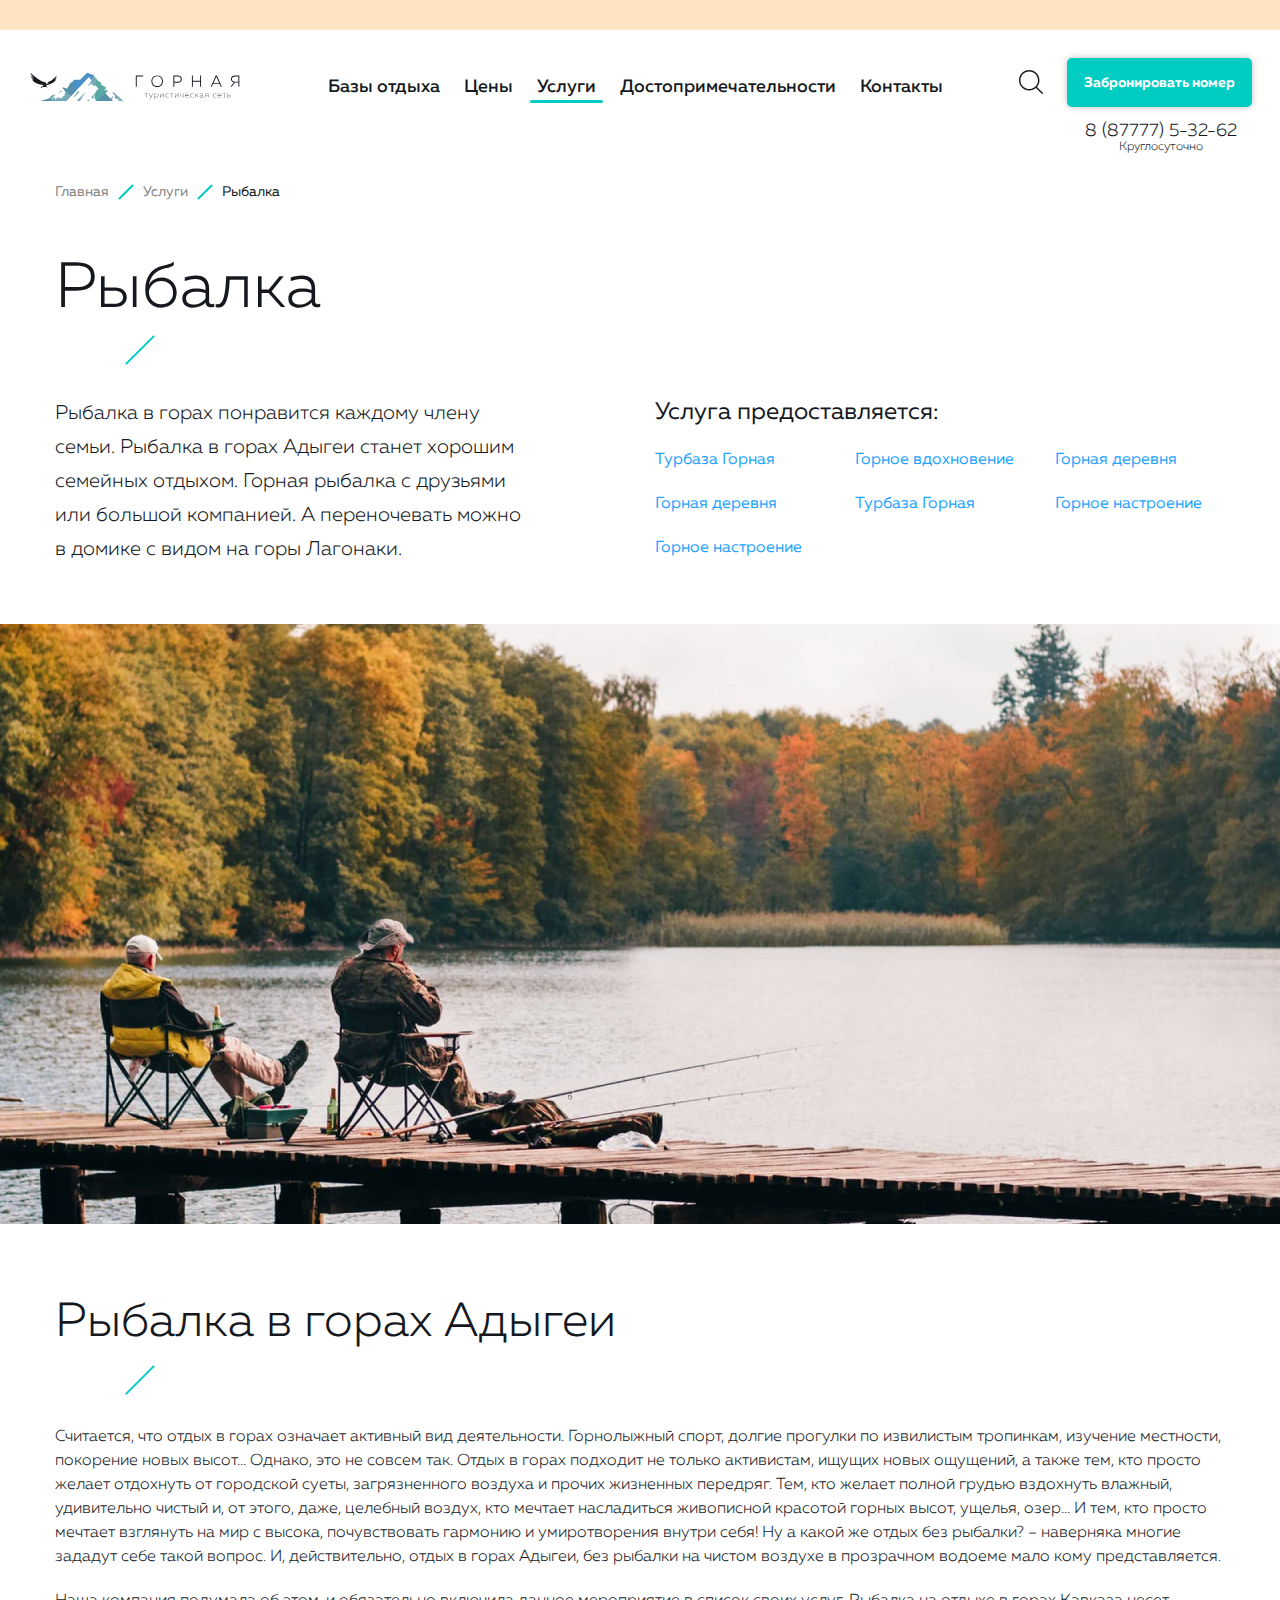
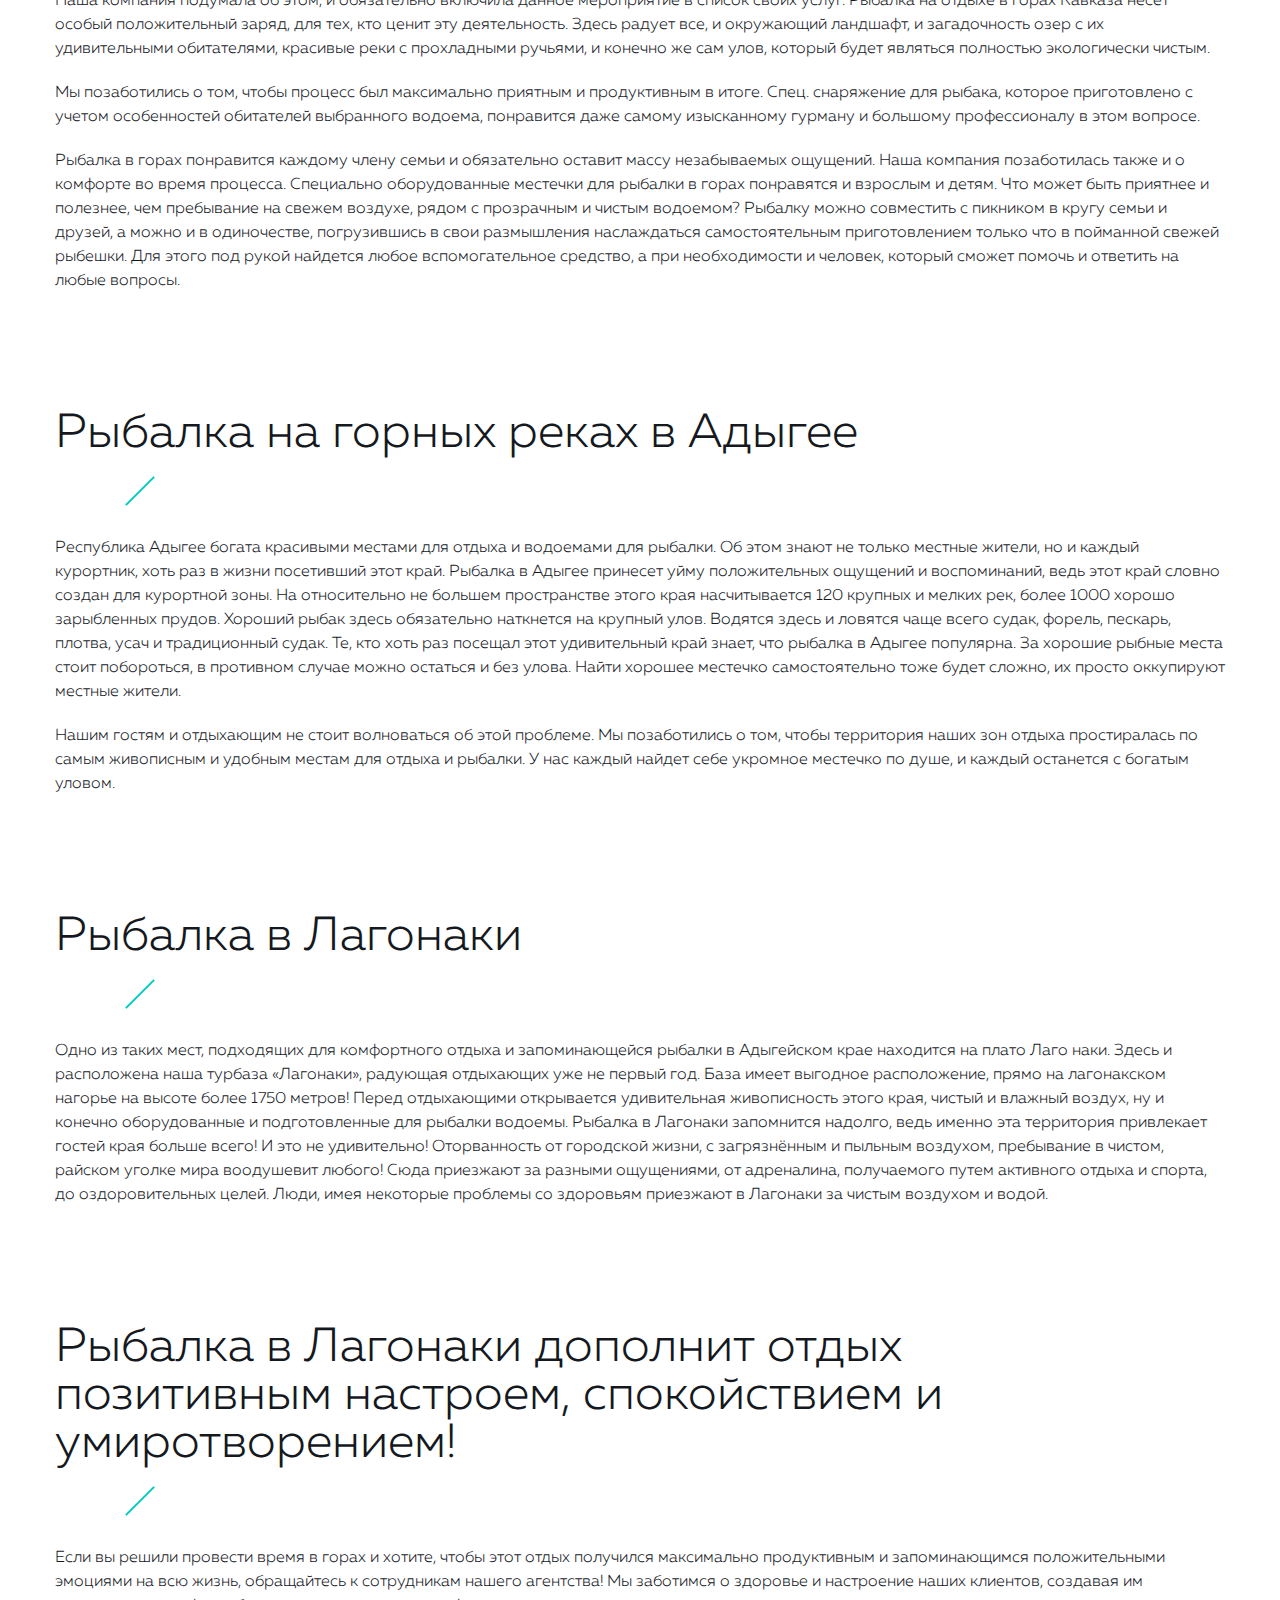
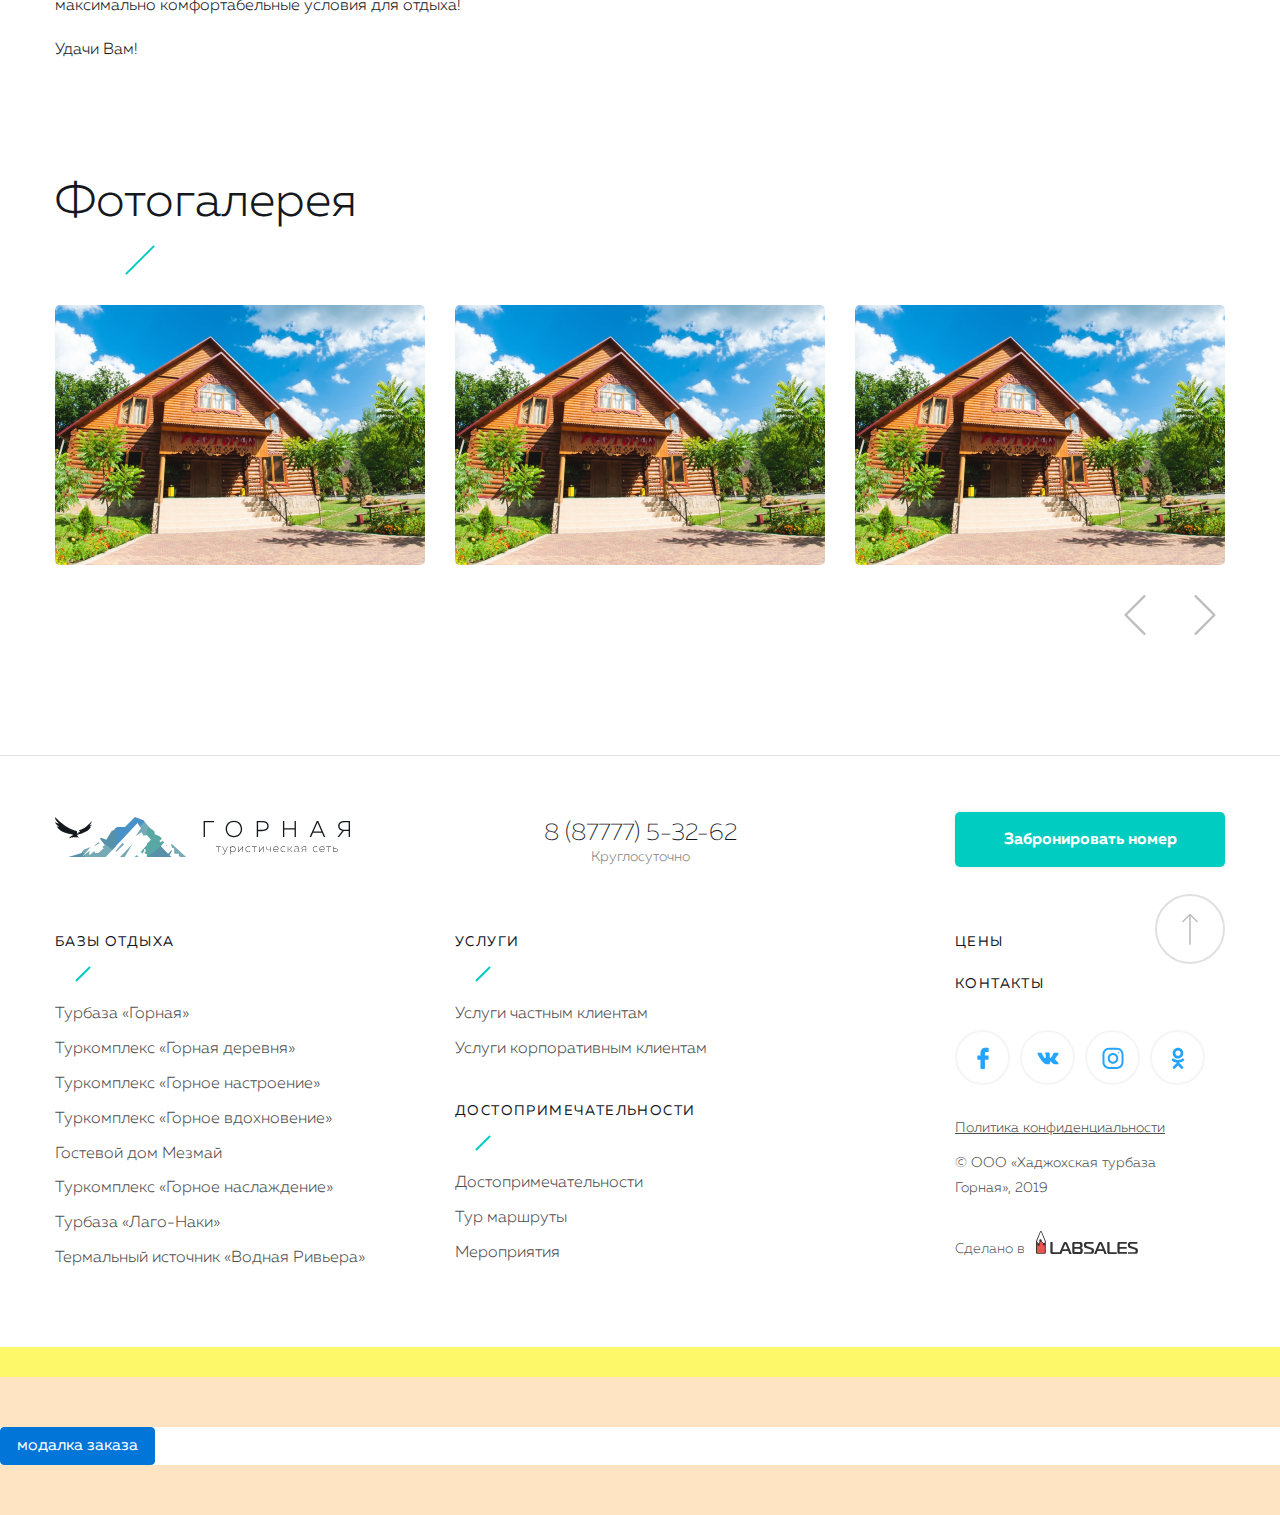
<file: uslugi-all-item.html>
<!DOCTYPE html>
<html lang="ru" class="html-sth">
<head>
    <meta charset="UTF-8">
    <meta name="viewport" content="width=device-width, initial-scale=1, shrink-to-fit=no">
    <title>Главная</title> 
    <!-- <link rel="icon" href="img/favicon.png"> -->
	
    <link rel="stylesheet" type="text/css" href="css/bootstrap.min.css"/>
    <!-- <link rel="stylesheet" type="text/css" href="fonts/magistral/magistral.css" /> -->
    <link rel="stylesheet" type="text/css" href="css/font.css"/>
    <!-- <link rel="stylesheet" type="text/css" href="fonts/font-awesome/css/font-awesome.min.css" /> -->
    <link rel="stylesheet" type="text/css" href="swiper/swiper.min.css" />
    <!-- <link rel="stylesheet" type="text/css" href="textfield/textfield.css" /> -->
    <link rel="stylesheet" type="text/css" href="css/bootstrap-grid-float.css" />
        <link rel="stylesheet" type="text/css" href="jqueryUI/jquery-ui.css" />
    <link rel="stylesheet" type="text/css" href="fancybox/jquery.fancybox.min.css" />

    <link rel="stylesheet" type="text/css" href="css/style.css"/>
    <link rel="stylesheet" type="text/css" href="css/media.css"/>
    <link rel="stylesheet" type="text/css" href="css/dg.css"/>
    <!--[if lte IE 9]>
        <script src="js/ie9/html5shiv.min.js"></script>
        <script src="js/ie9/respond.min.js"></script>
    <![endif]-->   
</head>
<body> 

<div class="abc" style="background-color: #3300aa;background-color: #ffe4c4; height: 30px;"></div>


<div class="sm-head">
    <div class="header">
        <div class="header__container">
            <div class="header__row">
                <div class="header__col-1">
                    <div class="header__logo-wrap">
                        <a class="header__logo" href="/">
                            <img class="header__logo-img" src="img/color-logo.svg" alt="">
                        </a>
                    </div>
                </div>
                <div class="header__col-2">   
                    <div class="header__links-row">
                        <!-- <div class="header__link-wrap">
                            <a class="header__link" href="">Базы отдыха</a>
                        </div> -->
                            <div class="header__link-wrap">
                                <div class="accrd">
                                    <div class="accrd__top">
                                        <a class="header__link accrd__top-link" href="">Базы отдыха</a>
                                    </div>
                                    <div class="accrd__bottom">
                                        <div class="accrd__eff-wrap">
                                            <div class="accrd__links-bl">
                                                <div class="accrd__item">
                                                    <a class="accrd__link" href="">Турбаза «Горная»</a>
                                                </div>
                                                <div class="accrd__item">
                                                    <a class="accrd__link" href="">Туркомплекс «Горная деревня»</a>
                                                </div>
                                                <div class="accrd__item">
                                                    <a class="accrd__link" href="">Туркомплекс «Горное настроение»</a>
                                                </div>
                                                <div class="accrd__item">
                                                    <a class="accrd__link" href="">Туркомплекс «Горное вдохновение»</a>
                                                </div>
                                                <div class="accrd__item">
                                                    <a class="accrd__link active" href="">Гостевой дом Мезмай</a>
                                                </div>
                                                <div class="accrd__item">
                                                    <a class="accrd__link" href="">Туркомплекс «Горное наслаждение»</a>
                                                </div>
                                                <div class="accrd__item">
                                                    <a class="accrd__link" href="">Турбаза «Лаго-Наки»</a>
                                                </div>
                                                <div class="accrd__item">
                                                    <a class="accrd__link" href="">Термальный источник «Водная Ривьера»</a>
                                                </div>
                                            </div>
                                        </div>
                                    </div>
                                </div>
                            </div>
                        <!-- <div class="header__link-wrap">
                            <a class="header__link" href="">Базы отдыха</a>
                        </div> -->
                        <div class="header__link-wrap">
                            <a class="header__link" href="">Цены</a>
                        </div>
                        <div class="header__link-wrap">
                            <a class="header__link active" href="">Услуги</a>
                        </div>
                        <div class="header__link-wrap">
                            <a class="header__link" href="">Достопримечательности</a>
                        </div>
                        <div class="header__link-wrap">
                            <a class="header__link" href="">Контакты</a>
                        </div>
                    </div>
                </div> 
                <div class="header__col-3">
                    <div class="header__phone-bl">
                        <div class="header__phone-wrap">
                            <a class="header__phone" href="tel:8 (87777) 5-32-62">8 (87777) 5-32-62</a>
                        </div>
                        <div class="header__phone-descript">Круглосуточно</div>
                    </div>
                    <div class="header__search">
                        <a class="header__search-btn js--header-search-btn" href="">
                            <svg class="header__search-icon" width="24" height="24" viewBox="0 0 24 24" fill="#ffffff"
                                xmlns="http://www.w3.org/2000/svg">
                                <path d="M23.7898 22.8L17.9575 16.9676C19.522 15.1689 20.4692 12.8222 20.4692 10.2572C20.4692 4.61107 15.8767 0.0239258 10.2359 0.0239258C4.58983 0.0239258 0.00268555 4.61639 0.00268555 10.2572C0.00268555 15.898 4.59515 20.4904 10.2359 20.4904C12.8009 20.4904 15.1477 19.5432 16.9464 17.9787L22.7787 23.8111C22.9171 23.9494 23.1033 24.0239 23.2843 24.0239C23.4652 24.0239 23.6515 23.9547 23.7898 23.8111C24.0665 23.5343 24.0665 23.0767 23.7898 22.8ZM1.43417 10.2572C1.43417 5.40397 5.38273 1.46073 10.2306 1.46073C15.0838 1.46073 19.0271 5.40929 19.0271 10.2572C19.0271 15.1051 15.0838 19.059 10.2306 19.059C5.38273 19.059 1.43417 15.1104 1.43417 10.2572Z" />
                            </svg>
                        </a>
                    </div>
                    <div class="header__bron">
                        <a class="header__bron-btn js--hbron-btn" href="">Забронировать номер</a>
                    </div>
                    <div class="header__burger-wrap">
                        <div class="burger burger--dark js--burger">
                            <div class="burger__line burger__line-1"></div>
                            <div class="burger__line burger__line-2"></div>
                            <div class="burger__line burger__line-3"></div>
                        </div>
                    </div>
                </div>
            </div>
        </div>
        <div class="header__search-block">
            <div class="search-bl">
                <div class="container search-bl__container">
                    <div class="search-bl__effect-el">
                        <div class="search-bl__el">
                            <input class="search-bl__input" type="text" placeholder="Поиск">
                            <button class="search-bl__btn">
                                <img class="search-bl__btn-icon" src="img/search-bl-icon-01.svg" alt="">
                            </button>
                        </div>
                    </div>
                </div>
            </div>
        </div>
    </div>
    
    
    <div class="header-bron-block">
        <div class="hbron-form">
            <div class="hbron-form__mobile-header">
                <div class="hbron-form__title-wrap">
                    <div class="hbron-form__title">Найти номер</div>
                </div>
                <div class="hbron-form__close hbron-form__close--2">
                    <img class="hbron-form__close-icon" src="img/hbron-close-icon.svg" alt="">
                </div>
            </div>
            <form class="hbron-form__el" action="">
                <div class="hbron-form__box">
                    <div class="hbron-form__close hbron-form__close--1">
                        <img class="hbron-form__close-icon" src="img/hbron-close-icon.svg" alt="">
                    </div>
                    <div class="row hbron-form__row">

                        <div class="col-xl-12 col-lg-12 col-md-12 col-sm-12 col-12 hbron-form__col-1 hbron-form__col-desktop">
                            <div class="hbron-form__title-wrap">
                                <div class="hbron-form__title">Найти номер</div>
                            </div>
                        </div>
                        <div class="col-xl-12 col-lg-12 col-md-12 col-sm-12 col-12 hbron-form__col-1">
                            <div class="broniform__item hbron-form__item">
                                <div class="broniform__item-h">База отдыха</div>
                                <div class="broniform__item-inp">
                                    <select class="gorn-select" name="" id="">
                                        <option value="">Любая</option>
                                        <option value="">База 1</option>
                                        <option value="">База 2</option>
                                        <option value="">База 3</option>
                                    </select>
                                </div>
                            </div>
                        </div>
                        <!-- <div class="col-xl-12 col-lg-12 col-md-12 col-sm-12 col-12 hbron-form__col-1">
                            <div class="broniform__item hbron-form__item">
                                <div class="broniform__item-h">База отдыха</div>
                                <div class="broniform__item-inp">
                                    <input class="gorn-input hbron-form__input gorn-datepicker" type="text" name="" id="" placeholder="Дата">
                                </div>
                            </div>
                        </div> -->
                        <!-- <div class="col-xl-6 col-lg-6 col-md-6 col-sm-6 col-6 hbron-form__col-2">
                            <div class="broniform__item hbron-form__item">
                                <div class="broniform__item-h">Заезд</div>
                                <div class="broniform__item-inp">
                                    <select class="gorn-select" name="" id="">
                                        <option value="">14.06.2019</option>
                                        <option value="">15.06.2019</option>
                                        <option value="">16.06.2019</option>
                                    </select>
                                </div>
                            </div>
                        </div> -->
                        <div class="col-xl-6 col-lg-6 col-md-6 col-sm-6 col-6 hbron-form__col-2">
                            <div class="broniform__item hbron-form__item">
                                <div class="broniform__item-h">Заезд</div>
                                <div class="broniform__item-inp">
                                    <input class="gorn-input hbron-form__input gorn-datepicker" type="text" name="" id="" placeholder="Дата">
                                </div>
                            </div>
                        </div>
                        <!-- <div class="col-xl-6 col-lg-6 col-md-6 col-sm-6 col-6 hbron-form__col-2">
                            <div class="broniform__item hbron-form__item">
                                <div class="broniform__item-h">Выезд</div>
                                <div class="broniform__item-inp">
                                    <select class="gorn-select" name="" id="">
                                        <option value="">14.06.2019</option>
                                        <option value="">15.06.2019</option>
                                        <option value="">16.06.2019</option>
                                    </select>
                                </div>
                            </div>
                        </div> -->
                        <div class="col-xl-6 col-lg-6 col-md-6 col-sm-6 col-6 hbron-form__col-2">
                            <div class="broniform__item hbron-form__item">
                                <div class="broniform__item-h">Выезд</div>
                                <div class="broniform__item-inp">
                                    <input class="gorn-input hbron-form__input gorn-datepicker" type="text" name="" id="" placeholder="Дата">
                                </div>
                            </div>
                        </div>
                        <div class="col-xl-6 col-lg-6 col-md-6 col-sm-6 col-6 hbron-form__col-2">
                            <div class="broniform__item hbron-form__item">
                                <div class="broniform__item-h">Взрослые</div>
                                <div class="broniform__item-inp">
                                    <select class="gorn-select" name="" id="">
                                        <option value="">1</option>
                                        <option value="">2</option>
                                        <option value="">3</option>
                                    </select>
                                </div>
                            </div>
                        </div>
                        <div class="col-xl-6 col-lg-6 col-md-6 col-sm-6 col-6 hbron-form__col-2">
                            <div class="broniform__item hbron-form__item">
                                <div class="broniform__item-h">Дети</div>
                                <div class="broniform__item-inp">
                                    <select class="gorn-select" name="" id="">
                                        <option value="">1</option>
                                        <option value="">2</option>
                                        <option value="">3</option>
                                    </select>
                                </div>
                            </div>
                        </div>
                        <div class="col-xl-12 col-lg-12 col-md-12 col-sm-12 col-12 hbron-form__col-1">
                            <div class="hbron-form__btn-wrap">
                                <div class="blue-btn broniform__btn hbron-form__btn">Найти номер</div>
                            </div>
                        </div>


                    </div>

                </div>
            </form>
        </div>
    </div>
    <div class="mobile-menu">
        <div class="mobile-menu__top">
            <div class="mobile-menu__top-row">
                <div class="header__logo-wrap mobile-menu__logo-wrap">
                    <a class="header__logo" href="/">
                        <img class="header__logo-img mobile-menu__logo" src="img/color-logo.svg" alt="">
                    </a>
                </div>
                <div class="mobile-menu__close-wrap">
                    <div class="burger-close mobile-menu__close js--menu-close">
                        <div class="burger-close__line-1"></div>
                        <div class="burger-close__line-2"></div>
                    </div>
                </div>
            </div>

        </div>
        <div class="mobile-menu__center">
            <div class="mlinks">
                <div class="mlinks__item">
                    <div class="mob-accrd">
                        <div class="mob-accrd__top">
                            <div class="mob-accrd__name">Базы отдыха</div>
                        </div>
                        <div class="mob-accrd__bottom">
                            <div class="mob-accrd__effect-wrap">
                                <div class="mob-accrd__links">

                                    <div class="mob-accrd__link-wrap">
                                        <a class="mob-accrd__link" href="">Турбаза «Горная»</a>
                                    </div>
                                    <div class="mob-accrd__link-wrap">
                                        <a class="mob-accrd__link" href="">Туркомплекс «Горная деревня»</a>
                                    </div>
                                    <div class="mob-accrd__link-wrap">
                                        <a class="mob-accrd__link" href="">Туркомплекс «Горное настроение»</a>
                                    </div>
                                    <div class="mob-accrd__link-wrap">
                                        <a class="mob-accrd__link" href="">Туркомплекс «Горное вдохновение»</a>
                                    </div>
                                    <div class="mob-accrd__link-wrap">
                                        <a class="mob-accrd__link active" href="">Гостевой дом Мезмай</a>
                                    </div>
                                    <div class="mob-accrd__link-wrap">
                                        <a class="mob-accrd__link" href="">Туркомплекс «Горное наслаждение»</a>
                                    </div>
                                    <div class="mob-accrd__link-wrap">
                                        <a class="mob-accrd__link" href="">Турбаза «Лаго-Наки»</a>
                                    </div>
                                    <div class="mob-accrd__link-wrap">
                                        <a class="mob-accrd__link" href="">Термальный источник «Водная Ривьера»</a>
                                    </div>

                                </div>
                            </div>
                        </div>

                    </div>
                </div>
                <div class="mlinks__item">
                    <a class="mlinks__link" href="">Цены</a>
                </div>
                <div class="mlinks__item">
                    <a class="mlinks__link" href="">Достопримечательности</a>
                </div>
                <div class="mlinks__item">
                    <div class="mob-accrd">
                        <div class="mob-accrd__top">
                            <div class="mob-accrd__name">Услуги</div>
                        </div>
                        <div class="mob-accrd__bottom">
                            <div class="mob-accrd__effect-wrap">
                                <div class="mob-accrd__links">
    
                                    <div class="mob-accrd__link-wrap">
                                        <a class="mob-accrd__link" href="">Пункт 1</a>
                                    </div>
                                    <div class="mob-accrd__link-wrap">
                                        <a class="mob-accrd__link" href="">Пункт 2</a>
                                    </div>
                                    <div class="mob-accrd__link-wrap">
                                        <a class="mob-accrd__link" href="">Пункт 3</a>
                                    </div>
                                    <div class="mob-accrd__link-wrap">
                                        <a class="mob-accrd__link" href="">Пункт 4</a>
                                    </div>
                                    <div class="mob-accrd__link-wrap">
                                        <a class="mob-accrd__link" href="">Пункт 5</a>
                                    </div>
                                    <div class="mob-accrd__link-wrap">
                                        <a class="mob-accrd__link" href="">Пункт 6</a>
                                    </div>
                                    <div class="mob-accrd__link-wrap">
                                        <a class="mob-accrd__link" href="">Пункт 7</a>
                                    </div>
    
                                </div>
                            </div>
                        </div>
                    </div>

                </div>

                <div class="mlinks__item">
                    <a class="mlinks__link" href="">Контакты</a>
                </div>
            </div>
            <div class="m-search">
                <form class="form" action="">
                    <div class="m-search__el">
                            <input class="m-search__input" type="text" placeholder="Поиск">
                            <button class="m-search__btn">
                                <!-- <img class="m-search__btn-icon m-search__btn-icon--1" src="img/mob-search-1.svg" alt=""> -->
                                <!-- <img class="m-search__btn-icon m-search__btn-icon--2" src="img/mob-search-2.svg" alt=""> -->
                                <img class="m-search__btn-icon" src="img/mob-search-2.svg" alt="">
                            </button>
                    </div>

                </form>
            </div>
        </div>
        <div class="mobile-menu__bottom">
            <div class="mobile-menu__bottom-bl">
                <div class="mobile-menu__phone-bl">
                    <div class="footer__phone-wrap">
                        <a class="footer__phone" href="tel:8 (87777) 5-32-62">8 (87777) 5-32-62</a>
                    </div>
                    <div class="footer__phone-descript">Круглосуточно</div>
                </div>
                <div class="mobile-menu__zakaz">
                    <a class="footer__zakaz-btn mobile-menu__zakaz-btn js--hbron-btn" href="">Забронировать номер</a>
                </div>
            </div>
        </div>

    </div>


</div>

<div class="page-head page-head--ceny">
    <div class="container">
        <div class="row">
            <div class="col-xl-12 col-lg-12 col-md-12 col-sm-12 col-12">
                <div class="page-head__breadcrumbs">
                    <div class="breadcrumb bread-c">
                        <a class="breadcrumb-item" href="#">Главная</a>
                        <!-- <a class="breadcrumb-item" href="#">Базы отдыха</a> -->
                        <a class="breadcrumb-item" href="#">Услуги</a>
                        <span class="breadcrumb-item active">Рыбалка</span>
                    </div>
                </div>    
            </div>
            <div class="col-xl-12 col-lg-12 col-md-12 col-sm-12 col-12">
                <div class="page-head__title">Рыбалка</div>
            </div>
        </div>
    </div>
</div>


<div class="uslugi-item">
    <div class="container">
        <div class="row">
            <div class="col-xl-5 col-lg-5 col-md-12 col-sm-12 col-12">
                <div class="uslugi-item__opisanie-wrap">
                    <div class="uslugi-item__opisanie">Рыбалка в горах понравится каждому члену семьи. Рыбалка в горах Адыгеи станет хорошим семейных отдыхом. Горная рыбалка с друзьями или большой компанией. А переночевать можно в домике с видом на горы Лагонаки.</div>
                </div>
            </div>
            <div class="col-xl-6 offset-xl-1 col-lg-6 offset-lg-1 col-md-12 offset-md-0 col-sm-12 col-12 offset-0">
                <div class="uslugi-item__spisok-baz">
                    <div class="uslugi-item__spisok-title">Услуга предоставляется:</div>
                    <div class="uslugi-item__spisok-row">

                        <div class="uslugi-item__spisok-col">
                            <div class="uslugi-item__link-wrap">
                                <a class="uslugi-item__link" href="">Турбаза Горная</a>
                            </div>
                        </div>
                        <div class="uslugi-item__spisok-col">
                            <div class="uslugi-item__link-wrap">
                                <a class="uslugi-item__link" href="">Горное вдохновение</a>
                            </div>
                        </div>
                        <div class="uslugi-item__spisok-col">
                            <div class="uslugi-item__link-wrap">
                                <a class="uslugi-item__link" href="">Горная деревня</a>
                            </div>
                        </div>
                        <div class="uslugi-item__spisok-col">
                            <div class="uslugi-item__link-wrap">
                                <a class="uslugi-item__link" href="">Горная деревня</a>
                            </div>
                        </div>
                        <div class="uslugi-item__spisok-col">
                            <div class="uslugi-item__link-wrap">
                                <a class="uslugi-item__link" href="">Турбаза Горная</a>
                            </div>
                        </div>
                        <div class="uslugi-item__spisok-col">
                            <div class="uslugi-item__link-wrap">
                                <a class="uslugi-item__link" href="">Горное настроение</a>
                            </div>
                        </div>
                        <div class="uslugi-item__spisok-col">
                            <div class="uslugi-item__link-wrap">
                                <a class="uslugi-item__link" href="">Горное настроение</a>
                            </div>
                        </div>

                    </div>

                </div>
            </div>
        </div>
    </div>
    <div class="uslugi-item__bg-box">
        <div class="uslugi-item__bg-mobile" style="background-image: url(img/uslugi-item-bg-mobile-001.jpg)"></div>
        <div class="uslugi-item__bg" style="background-image: url(img/uslugi-item-bg-001.jpg)"></div>
    </div>
</div>
<!-- <div class="uslugi-item"></div> -->


<div class="uslugi-opisanie">
    <div class="container">
        <div class="row">
            <div class="col-xl-10 col-lg-11 col-md-12 col-sm-12 col-12">
                <div class="std__h-wrap uslugi-opisanie__title-wrap">
                    <div class="std__h uslugi-opisanie__title">Рыбалка в горах Адыгеи</div>
                </div>
            </div>
            <div class="col-xl-12 col-lg-12 col-md-12 col-sm-12 col-12">
                <div class="uslugi-opisanie__textarea">
                    <p>Считается, что отдых в горах означает активный вид деятельности. Горнолыжный спорт, долгие прогулки по извилистым тропинкам, изучение местности, покорение новых высот... Однако, это не совсем так. Отдых в горах подходит не только активистам, ищущих новых ощущений, а также тем, кто просто желает отдохнуть от городской суеты, загрязненного воздуха и прочих жизненных передряг. Тем, кто желает полной грудью вздохнуть влажный, удивительно чистый и, от этого, даже, целебный воздух, кто мечтает насладиться живописной красотой горных высот, ущелья, озер... И тем, кто просто мечтает взглянуть на мир с высока, почувствовать гармонию и умиротворения внутри себя! Ну а какой же отдых без рыбалки? – наверняка многие зададут себе такой вопрос. И, действительно, отдых в горах Адыгеи, без рыбалки на чистом воздухе в прозрачном водоеме мало кому представляется.</p>
                    <p>Наша компания подумала об этом, и обязательно включила данное мероприятие в список своих услуг. Рыбалка на отдыхе в горах Кавказа несет особый положительный заряд, для тех, кто ценит эту деятельность. Здесь радует все, и окружающий ландшафт, и загадочность озер с их удивительными обитателями, красивые реки с прохладными ручьями, и конечно же сам улов, который будет являться полностью экологически чистым.</p>
                    <p>Мы позаботились о том, чтобы процесс был максимально приятным и продуктивным в итоге. Спец. снаряжение для рыбака, которое приготовлено с учетом особенностей обитателей выбранного водоема, понравится даже самому изысканному гурману и большому профессионалу в этом вопросе.</p>
                    <p>Рыбалка в горах понравится каждому члену семьи и обязательно оставит массу незабываемых ощущений. Наша компания позаботилась также и о комфорте во время процесса. Специально оборудованные местечки для рыбалки в горах понравятся и взрослым и детям. Что может быть приятнее и полезнее, чем пребывание на свежем воздухе, рядом с прозрачным и чистым водоемом? Рыбалку можно совместить с пикником в кругу семьи и друзей, а можно и в одиночестве, погрузившись в свои размышления наслаждаться самостоятельным приготовлением только что в пойманной свежей рыбешки. Для этого под рукой найдется любое вспомогательное средство, а при необходимости и человек, который сможет помочь и ответить на любые вопросы.</p>
                </div>
            </div>
        </div>
    </div>
</div>

<div class="uslugi-opisanie">
    <div class="container">
        <div class="row">
            <div class="col-xl-10 col-lg-11 col-md-12 col-sm-12 col-12">
                <div class="std__h-wrap uslugi-opisanie__title-wrap">
                    <div class="std__h uslugi-opisanie__title">Рыбалка на горных реках в Адыгее</div>
                </div>
            </div>
            <div class="col-xl-12 col-lg-12 col-md-12 col-sm-12 col-12">
                <div class="uslugi-opisanie__textarea">
                    <p>Республика Адыгее богата красивыми местами для отдыха и водоемами для рыбалки. Об этом знают не только местные жители, но и каждый курортник, хоть раз в жизни посетивший этот край. Рыбалка в Адыгее принесет уйму положительных ощущений и воспоминаний, ведь этот край словно создан для курортной зоны. На относительно не большем пространстве этого края насчитывается 120 крупных и мелких рек, более 1000 хорошо зарыбленных прудов. Хороший рыбак здесь обязательно наткнется на крупный улов. Водятся здесь и ловятся чаще всего судак, форель, пескарь, плотва, усач и традиционный судак. Те, кто хоть раз посещал этот удивительный край знает, что рыбалка в Адыгее популярна. За хорошие рыбные места стоит побороться, в противном случае можно остаться и без улова. Найти хорошее местечко самостоятельно тоже будет сложно, их просто оккупируют местные жители.</p>
                    <p>Нашим гостям и отдыхающим не стоит волноваться об этой проблеме. Мы позаботились о том, чтобы территория наших зон отдыха простиралась по самым живописным и удобным местам для отдыха и рыбалки. У нас каждый найдет себе укромное местечко по душе, и каждый останется с богатым уловом.</p>
                </div>
            </div>
        </div>
    </div>
</div>



<div class="uslugi-opisanie">
    <div class="container">
        <div class="row">
            <div class="col-xl-10 col-lg-11 col-md-12 col-sm-12 col-12">
                <div class="std__h-wrap uslugi-opisanie__title-wrap">
                    <div class="std__h uslugi-opisanie__title">Рыбалка в Лагонаки</div>
                </div>
            </div>
            <div class="col-xl-12 col-lg-12 col-md-12 col-sm-12 col-12">
                <div class="uslugi-opisanie__textarea">
                    <p>Одно из таких мест, подходящих для комфортного отдыха и запоминающейся рыбалки в Адыгейском крае находится на плато Лаго наки. Здесь и расположена наша турбаза «Лагонаки», радующая отдыхающих уже не первый год. База имеет выгодное расположение, прямо на лагонакском нагорье на высоте более 1750 метров! Перед отдыхающими открывается удивительная живописность этого края, чистый и влажный воздух, ну и конечно оборудованные и подготовленные для рыбалки водоемы. Рыбалка в Лагонаки запомнится надолго, ведь именно эта территория привлекает гостей края больше всего! И это не удивительно! Оторванность от городской жизни, с загрязнённым и пыльным воздухом, пребывание в чистом, райском уголке мира воодушевит любого! Сюда приезжают за разными ощущениями, от адреналина, получаемого путем активного отдыха и спорта, до оздоровительных целей. Люди, имея некоторые проблемы со здоровьям приезжают в Лагонаки за чистым воздухом и водой.</p>
                </div>
            </div>
        </div>
    </div>
</div>

<div class="uslugi-opisanie">
    <div class="container">
        <div class="row">
            <div class="col-xl-10 col-lg-11 col-md-12 col-sm-12 col-12">
                <div class="std__h-wrap uslugi-opisanie__title-wrap">
                    <div class="std__h uslugi-opisanie__title">Рыбалка в Лагонаки дополнит отдых позитивным настроем, спокойствием и умиротворением!</div>
                </div>
            </div>
            <div class="col-xl-12 col-lg-12 col-md-12 col-sm-12 col-12">
                <div class="uslugi-opisanie__textarea">
                    <p>Если вы решили провести время в горах и хотите, чтобы этот отдых получился максимально продуктивным и запоминающимся положительными эмоциями на всю жизнь, обращайтесь к сотрудникам нашего агентства! Мы заботимся о здоровье и настроение наших клиентов, создавая им максимально комфортабельные условия для отдыха!</p>
                    <p>Удачи Вам!</p>
                </div>
            </div>
        </div>
    </div>
</div>


<div class="opisanie-obj opisanie-obj--uslugi-all">
    <div class="container">
        <div class="row">
            <div class="col-xl-12 col-lg-12 col-md-12 col-sm-12 col-12">
                <div class="std__h-wrap seo-text__title-wrap">
                    <div class="std__h seo-text__title">Фотогалерея</div>
                </div>
            </div>
            <div class="col-xl-12 col-lg-12 col-md-12 col-sm-12 col-12">
                <div class="opisanie-obj__slider-bl">
                    <div class="opisanie-obj__slider">
                        <div class="swiper-container opisanie-obj__swiper-container js--opobj-slider">
                            <div class="swiper-wrapper">
                                <div class="swiper-slide">
                                    <div class="opisanie-obj-slide" style="background-image: url(img/opisanie-obj-01.jpg);"></div>
                                </div>
                                <div class="swiper-slide">
                                    <div class="opisanie-obj-slide" style="background-image: url(img/opisanie-obj-01.jpg);"></div>
                                </div>
                                <div class="swiper-slide">
                                    <div class="opisanie-obj-slide" style="background-image: url(img/opisanie-obj-01.jpg);"></div>
                                </div>
                                <div class="swiper-slide">
                                    <div class="opisanie-obj-slide" style="background-image: url(img/opisanie-obj-01.jpg);"></div>
                                </div>
                            </div>
                        </div>
                    </div> 
                    <div class="opisanie-obj__control">
                        <div class="opisanie-obj__arr opisanie-obj__arr-prev js--opobj-prev">
                            <img class="opisanie-obj__arr-icon" src="img/otzyvy-arr-prev.svg" alt="">
                        </div>
                        <div class="opisanie-obj__arr opisanie-obj__arr-next js--opobj-next">
                            <img class="opisanie-obj__arr-icon" src="img/otzyvy-arr-next.svg" alt="">
                        </div>
                    </div>
                </div>
            </div>
        </div>
    </div>
</div>


<div class="footer">
    <a class="footer__back-btn" href="">
        <svg class="footer__back-btn-icon" width="70" height="70" viewBox="0 0 70 70" fill="none" xmlns="http://www.w3.org/2000/svg">
            <circle class="footer__back-btn-color-1" cx="35" cy="35" r="34" transform="rotate(-180 35 35)" stroke="#E0E0E0" stroke-width="2"/>
            <path class="footer__back-btn-color-2" d="M34.9999 51.0315C35.4269 51.0315 35.7684 50.6899 35.7684 50.263L35.7684 22.3083L41.5053 28.0452C41.8081 28.3479 42.2894 28.3479 42.5921 28.0452C42.8949 27.7424 42.8949 27.2611 42.5921 26.9584L35.5433 19.9095C35.3958 19.762 35.194 19.6844 34.9999 19.6844C34.8058 19.6844 34.604 19.762 34.4565 19.9095L27.4077 26.9584C27.1049 27.2611 27.1049 27.7424 27.4077 28.0452C27.7104 28.3479 28.1917 28.3479 28.4945 28.0452L34.2314 22.3083L34.2314 50.263C34.2314 50.6899 34.5729 51.0315 34.9999 51.0315Z" fill="#BDBDBD"/>
        </svg>
    </a>
    <div class="container">
        <div class="row">
            <div class="col-xl-4 col-lg-4 col-md-6 col-sm-12 col-12 footer__col-1">
                <div class="footer__logo-wrap">
                    <a class="footer__logo-link" href="">
                        <img class="footer__logo" src="img/color-logo.svg" alt="">
                    </a>
                </div>
            </div>
            <div class="col-xl-4 col-lg-4 col-md-6 col-sm-12 col-12 footer__col-2">
                <div class="footer__phone-bl">
                    <div class="footer__phone-wrap">
                        <a class="footer__phone" href="tel:8 (87777) 5-32-62">8 (87777) 5-32-62</a>
                    </div>
                    <div class="footer__phone-descript">Круглосуточно</div>
                </div>
            </div>
            <div class="col-xl-3 offset-xl-1 col-lg-4 offset-lg-0 col-md-6 col-sm-12 col-12 offset-0 footer__col-3">
                <div class="footer__zakaz">
                    <a class="footer__zakaz-btn" href="">Забронировать номер</a>
                </div>
            </div>
            <div class="col-xl-12 col-lg-12 col-md-12 col-sm-12 col-12 footer__col-4">
                <div class="footer__hr"></div>
            </div>
            <div class="col-xl-4 col-lg-4 col-md-6 col-sm-12 col-12 footer__col-5">
                <div class="footer__pages">
                    <div class="footer__pages-h-wrap">
                        <a class="footer__pages-h" href="">Базы отдыха</a>
                    </div>
                    <div class="footer__pages-links">
                        <div class="footer__link-wrap">
                            <a class="footer__link" href="">Турбаза «Горная»</a>
                        </div>
                        <div class="footer__link-wrap">
                            <a class="footer__link" href="">Туркомплекс «Горная деревня»</a>
                        </div>
                        <div class="footer__link-wrap">
                            <a class="footer__link" href="">Туркомплекс «Горное настроение»</a>
                        </div>
                        <div class="footer__link-wrap">
                            <a class="footer__link" href="">Туркомплекс «Горное вдохновение»</a>
                        </div>
                        <div class="footer__link-wrap">
                            <a class="footer__link" href="">Гостевой дом Мезмай</a>
                        </div>
                        <div class="footer__link-wrap">
                            <a class="footer__link" href="">Туркомплекс «Горное наслаждение»</a>
                        </div>
                        <div class="footer__link-wrap">
                            <a class="footer__link" href="">Турбаза «Лаго-Наки»</a>
                        </div>
                        <div class="footer__link-wrap">
                            <a class="footer__link" href="">Термальный источник «Водная Ривьера»</a>
                        </div>
                    </div>

                </div>
            </div>
            <div class="col-xl-4 col-lg-4 col-md-6 col-sm-12 col-12 footer__col-6">

                <div class="footer__pages">
                    <div class="footer__pages-h-wrap">
                        <a class="footer__pages-h" href="">Услуги</a>
                    </div>
                    <div class="footer__pages-links">
                        <div class="footer__link-wrap">
                            <a class="footer__link" href="">Услуги частным клиентам</a>
                        </div>
                        <div class="footer__link-wrap">
                            <a class="footer__link" href="">Услуги корпоративным клиентам</a>
                        </div>
                    </div>
                </div>

                <div class="footer__pages">
                    <div class="footer__pages-h-wrap">
                        <a class="footer__pages-h" href="">Достопримечательности</a>
                    </div>
                    <div class="footer__pages-links">
                        <div class="footer__link-wrap">
                            <a class="footer__link" href="">Достопримечательности</a>
                        </div>
                        <div class="footer__link-wrap">
                            <a class="footer__link" href="">Тур маршруты</a>
                        </div>
                        <div class="footer__link-wrap">
                            <a class="footer__link" href="">Мероприятия</a>
                        </div>
                    </div>
                </div>

            </div>
            <div class="col-xl-3 offset-xl-1 col-lg-4 offset-lg-0 col-md-12 col-sm-12 col-12 offset-0 footer__col-7">
                <div class="footer__sng-links-bl">
                    <div class="footer__sng-link-wrap">
                        <a class="footer__sng-link" href="">Цены</a>
                    </div>
                    <div class="footer__sng-link-wrap">
                        <a class="footer__sng-link" href="">Контакты</a>
                    </div>
                </div>

                <div class="footer__social">
                    <div class="soc-links">
                        <div class="soc-links__item-wrap">
                            <a class="soc-links__item" href="">
                                <div class="soc-links__icon-wrap">
                                    <svg class="soc-links__icon" width="22" height="22" viewBox="0 0 23 23" fill="#24A3FF" xmlns="http://www.w3.org/2000/svg">
                                        <path d="M16.9992 0.90155L14.1463 0.896973C10.9411 0.896973 8.86983 3.02206 8.86983 6.3112V8.80752H6.00136C5.75349 8.80752 5.55276 9.00848 5.55276 9.25634V12.8732C5.55276 13.1211 5.75372 13.3218 6.00136 13.3218H8.86983V22.4484C8.86983 22.6963 9.07055 22.897 9.31842 22.897H13.061C13.3088 22.897 13.5095 22.696 13.5095 22.4484V13.3218H16.8635C17.1113 13.3218 17.312 13.1211 17.312 12.8732L17.3134 9.25634C17.3134 9.13733 17.266 9.02335 17.182 8.93913C17.098 8.8549 16.9836 8.80752 16.8646 8.80752H13.5095V6.69136C13.5095 5.67425 13.7519 5.15791 15.0769 5.15791L16.9987 5.15722C17.2464 5.15722 17.4471 4.95627 17.4471 4.70863V1.35014C17.4471 1.10273 17.2466 0.902008 16.9992 0.90155Z"/>
                                    </svg>
                                </div>
                            </a>
                        </div>
                        <div class="soc-links__item-wrap">
                            <a class="soc-links__item" href="">
                                <div class="soc-links__icon-wrap">
                                    <svg class="soc-links__icon" width="22" height="22" viewBox="0 0 23 23" fill="#24A3FF" xmlns="http://www.w3.org/2000/svg">
                                        <path fill-rule="evenodd" clip-rule="evenodd" d="M19.4344 13.5882C20.1642 14.3006 20.9344 14.971 21.5889 15.7553C21.8781 16.1039 22.1518 16.4636 22.3612 16.8681C22.6579 17.4431 22.3892 18.0758 21.8736 18.1102L18.6686 18.1087C17.8419 18.1773 17.1825 17.8445 16.628 17.2794C16.1843 16.8274 15.7734 16.3463 15.3467 15.8791C15.1717 15.6881 14.9887 15.5084 14.7699 15.3664C14.3324 15.0824 13.9526 15.1693 13.7026 15.6257C13.4479 16.0898 13.3902 16.6037 13.3652 17.121C13.3308 17.8757 13.1027 18.0741 12.3446 18.1087C10.7245 18.1851 9.18687 17.9399 7.75849 17.1226C6.49918 16.4021 5.52264 15.385 4.67267 14.2334C3.01775 11.9911 1.75042 9.52723 0.611382 6.99429C0.354995 6.42362 0.542497 6.11728 1.17215 6.10644C2.21772 6.08613 3.26315 6.08757 4.30995 6.10499C4.7349 6.11121 5.01623 6.35495 5.18031 6.75641C5.74599 8.14735 6.43817 9.4707 7.30701 10.6973C7.53839 11.0239 7.77432 11.3505 8.11029 11.5804C8.48197 11.8349 8.76496 11.7505 8.93981 11.3365C9.05076 11.0739 9.09934 10.7912 9.12435 10.51C9.20718 9.54263 9.2181 8.57693 9.07281 7.61296C8.98361 7.01135 8.64475 6.62189 8.04444 6.50804C7.73811 6.45 7.78372 6.33601 7.93204 6.16116C8.18966 5.85959 8.43195 5.67188 8.91495 5.67188H12.5371C13.1073 5.78442 13.234 6.04059 13.3121 6.61437L13.3152 10.6379C13.3089 10.86 13.4261 11.5191 13.8262 11.6662C14.1464 11.7708 14.3575 11.5146 14.5496 11.3116C15.4169 10.3912 16.0358 9.30337 16.5888 8.17698C16.8342 7.6817 17.0452 7.16734 17.2497 6.65341C17.4012 6.27204 17.6389 6.08439 18.0685 6.09271L21.5546 6.09581C21.658 6.09581 21.7626 6.09733 21.8627 6.11446C22.4501 6.21458 22.6111 6.46728 22.4297 7.04091C22.1438 7.94091 21.5876 8.69092 21.0437 9.44439C20.4623 10.2488 19.8406 11.0257 19.264 11.8349C18.7344 12.5739 18.7764 12.9464 19.4344 13.5882Z"/>
                                    </svg>
                                </div>
                            </a>
                        </div>
                        <div class="soc-links__item-wrap">
                            <a class="soc-links__item" href="">
                                <div class="soc-links__icon-wrap">
                                    <svg class="soc-links__icon" width="22" height="22" viewBox="0 0 23 23" fill="#24A3FF" xmlns="http://www.w3.org/2000/svg">
                                        <path d="M15.6245 0.896973H7.37445C3.57808 0.896973 0.499451 3.9756 0.499451 7.77197V16.022C0.499451 19.8183 3.57808 22.897 7.37445 22.897H15.6245C19.4208 22.897 22.4995 19.8183 22.4995 16.022V7.77197C22.4995 3.9756 19.4208 0.896973 15.6245 0.896973ZM20.437 16.022C20.437 18.6757 18.2782 20.8345 15.6245 20.8345H7.37445C4.7207 20.8345 2.56195 18.6757 2.56195 16.022V7.77197C2.56195 5.11822 4.7207 2.95947 7.37445 2.95947H15.6245C18.2782 2.95947 20.437 5.11822 20.437 7.77197V16.022Z"/>
                                        <path d="M11.4995 6.39697C8.46208 6.39697 5.99945 8.8596 5.99945 11.897C5.99945 14.9343 8.46208 17.397 11.4995 17.397C14.5368 17.397 16.9995 14.9343 16.9995 11.897C16.9995 8.8596 14.5368 6.39697 11.4995 6.39697ZM11.4995 15.3345C9.6047 15.3345 8.06195 13.7917 8.06195 11.897C8.06195 10.0008 9.6047 8.45947 11.4995 8.45947C13.3942 8.45947 14.937 10.0008 14.937 11.897C14.937 13.7917 13.3942 15.3345 11.4995 15.3345Z"/>
                                        <path d="M17.412 6.71745C17.8168 6.71745 18.1449 6.38933 18.1449 5.98458C18.1449 5.57983 17.8168 5.25171 17.412 5.25171C17.0073 5.25171 16.6792 5.57983 16.6792 5.98458C16.6792 6.38933 17.0073 6.71745 17.412 6.71745Z"/>
                                    </svg>
                                </div>
                            </a>
                        </div>
                        <div class="soc-links__item-wrap">
                            <a class="soc-links__item" href="">
                                <div class="soc-links__icon-wrap">
                                    <svg class="soc-links__icon" width="22" height="22" viewBox="0 0 23 23" fill="none" xmlns="http://www.w3.org/2000/svg">
                                        <path d="M10.4173 16.3932C8.71181 16.2153 7.17404 15.7953 5.85746 14.7656C5.6941 14.6375 5.52544 14.514 5.37636 14.3709C4.8001 13.8174 4.74203 13.1836 5.19802 12.5303C5.58811 11.9714 6.24294 11.8218 6.92358 12.1428C7.05537 12.205 7.18095 12.2827 7.30122 12.3661C9.75489 14.052 13.1256 14.0985 15.5885 12.4419C15.8325 12.2548 16.0933 12.1022 16.3956 12.0244C16.9834 11.8734 17.5315 12.0893 17.847 12.6036C18.2073 13.1909 18.2027 13.7642 17.7587 14.2202C17.0776 14.9193 16.2585 15.425 15.3484 15.778C14.4878 16.1116 13.5452 16.2796 12.6122 16.3911C12.753 16.5444 12.8194 16.6197 12.9074 16.7082C14.1742 17.981 15.4465 19.2485 16.7092 20.5252C17.1394 20.9602 17.2292 21.4996 16.9924 22.0056C16.7334 22.5586 16.1537 22.9224 15.5852 22.8835C15.2251 22.8586 14.9442 22.6793 14.6947 22.4279C13.7387 21.466 12.7648 20.5217 11.8281 19.5416C11.5556 19.2565 11.4245 19.3105 11.1839 19.5579C10.2222 20.548 9.24475 21.5229 8.26158 22.4922C7.82011 22.9275 7.29477 23.0058 6.7828 22.7572C6.23856 22.4934 5.89225 21.9379 5.91898 21.3796C5.93741 21.0019 6.12312 20.7134 6.38234 20.4547C7.63601 19.2029 8.88623 17.9478 10.1369 16.6939C10.2196 16.6105 10.2968 16.522 10.4173 16.3932Z" fill="#24A3FF"/>
                                        <path d="M11.4562 12.0326C8.4136 12.0222 5.91869 9.4999 5.93643 6.45247C5.95395 3.37139 8.45046 0.888469 11.523 0.896995C14.6018 0.905289 17.073 3.42393 17.0575 6.53703C17.0419 9.57824 14.5297 12.0432 11.4562 12.0326ZM14.2214 6.45984C14.2161 4.94672 13.011 3.74213 11.5009 3.74074C9.9781 3.73913 8.76221 4.96562 8.77396 6.49256C8.78525 7.99992 10.0007 9.19599 11.5149 9.19046C13.0246 9.18516 14.2264 7.97273 14.2214 6.45984Z" fill="#24A3FF"/>
                                    </svg>
                                </div>
                            </a>
                        </div>
                    </div>
                </div>
                <div class="footer__privacy-wrap">
                    <a class="footer__privacy" href="" target="_blank">Политика конфиденциальности</a>
                </div>
                <div class="footer__copyright-wrap">
                    <div class="footer__copyright">© ООО «Хаджохская турбаза Горная», 2019</div>
                </div>
                <div class="footer__created-wrap">
                    <a class="footer__created" href="">
                        <span>Сделано в</span>
                        <img src="img/copyright-dark.svg" alt="">
                    </a>
                </div>
            </div>
        </div>
    </div>
</div>

<div class="abc" style="background-color: #3300aa;background-color: #FDF76A; height: 30px;"></div>
<div class="abc" style="background-color: #3300aa;background-color: rgba(255, 228, 196, 1); height: 50px;"></div>

<button type="button" class="btn btn-primary" data-toggle="modal" data-target="#okb-modal-11">
    модалка заказа
</button>

<div class="modal gorn-modal fade" id="okb-modal-11" tabindex="-1" role="dialog" aria-labelledby="exampleModalLongTitle" aria-hidden="true" style="display: none;">
    <div class="modal-dialog gorn-modal__modal-dialog" role="document">
        <div class="modal-content gorn-modal__modal-content">
            <div class="modal-body gorn-modal__body">
                <div class="gorn-modal__close" data-dismiss="modal" aria-label="Close">
                    <img class="gorn-modal__close-img" src="img/hbron-close-icon.svg" alt="">
                </div>
                <div class="gorn-modal__box">
                    <div class="gorn-modal__h-wrap">
                        <div class="std__sm-h gorn-modal__h">Бронирование номера</div>
                    </div>
                    <form class="gorn-modal__form-el" action="">
                        <div class="row gorn-modal__row">
                            <!-- <div class="gorn-modal__col-2 gorn-modal__col-mobile-5">
                                <div class="gorn-modal__item">
                                    <div class="gorn-modal__item-h">Заезд</div>
                                    <div class="gorn-modal__item-inp">
                                        <select class="gorn-select gorn-modal--modal" name="" id="">
                                            <option value="">01.08.2019</option>
                                            <option value="">15.06.2019</option>
                                            <option value="">16.06.2019</option>
                                        </select>
                                    </div>
                                </div>
                            </div>
                            <div class="gorn-modal__col-2 gorn-modal__col-mobile-5">
                                <div class="gorn-modal__item">
                                    <div class="gorn-modal__item-h">Выезд</div>
                                    <div class="gorn-modal__item-inp">
                                        <select class="gorn-select gorn-modal--modal" name="" id="">
                                            <option value="">04.08.2019</option>
                                            <option value="">15.06.2019</option>
                                            <option value="">16.06.2019</option>
                                        </select>
                                    </div>
                                </div>
                            </div> -->
                            <div class="gorn-modal__col-2 gorn-modal__col-mobile-5">
                                <div class="gorn-modal__item">
                                    <div class="gorn-modal__item-h">Заезд</div>
                                    <div class="gorn-modal__item-inp">
                                        <!-- <select class="gorn-select gorn-modal--modal" name="" id="">
                                            <option value="">01.08.2019</option>
                                            <option value="">15.06.2019</option>
                                            <option value="">16.06.2019</option>
                                        </select> -->
                                        <input class="gorn-input gorn-modal__input gorn-datepicker" type="text" name="" id="" placeholder="Дата">
                                    </div>
                                </div>
                            </div>
                            <div class="gorn-modal__col-2 gorn-modal__col-mobile-5">
                                <div class="gorn-modal__item">
                                    <div class="gorn-modal__item-h">Выезд</div>
                                    <div class="gorn-modal__item-inp">
                                        <input class="gorn-input gorn-modal__input gorn-datepicker" type="text" name="" id="" placeholder="Дата">
                                    </div>
                                </div>
                            </div>
                            <div class="gorn-modal__col-3 gorn-modal__col-mobile-5">
                                <div class="gorn-modal__item">
                                    <div class="gorn-modal__item-h">Взрослые</div>
                                    <div class="gorn-modal__item-inp">
                                        <select class="gorn-select gorn-modal--modal" name="" id="">
                                            <option value="">2</option>
                                            <option value="">3</option>
                                            <option value="">1</option>
                                        </select>
                                    </div>
                                </div>
                            </div>
                            <div class="gorn-modal__col-3 gorn-modal__col-mobile-5">
                                <div class="gorn-modal__item">
                                    <div class="gorn-modal__item-h">Дети</div>
                                    <div class="gorn-modal__item-inp">
                                        <select class="gorn-select gorn-modal--modal" name="" id="">
                                            <option value="">0</option>
                                            <option value="">1</option>
                                            <option value="">2</option>
                                        </select>
                                    </div>
                                </div>
                            </div>
                            <div class="gorn-modal__col-4 gorn-modal__col-mobile-10">
                                <div class="gorn-modal__item">
                                    <div class="gorn-modal__item-h">База отдыха</div>
                                    <div class="gorn-modal__item-inp">
                                        <select class="gorn-select gorn-modal--modal" name="" id="">
                                            <option value="">Туркомплекс "Горная Деревня"</option>
                                            <option value="">Туркомплекс "Горная Деревня 2"</option>
                                            <option value="">Туркомплекс "Горная Деревня 3"</option>
                                        </select>
                                    </div>
                                </div>
                            </div>
                            <div class="gorn-modal__col-6 gorn-modal__col-mobile-10">
                                <div class="gorn-modal__item">
                                    <div class="gorn-modal__item-h">Номер</div>
                                    <div class="gorn-modal__item-inp">
                                        <select class="gorn-select gorn-modal--modal" name="" id="">
                                            <option value="">2-местный номер</option>
                                            <option value="">1-местный номер</option>
                                            <option value="">3-местный номер</option>
                                            <option value="">4-местный номер</option>
                                        </select>
                                    </div>
                                </div>
                            </div>
                            <div class="gorn-modal__col-10 gorn-modal__col-mobile-10">
                                <div class="gorn-modal__hr-wrap gorn-modal__hr-wrap--1">
                                    <div class="gorn-modal__hr"></div>
                                </div>
                            </div>
                            <div class="gorn-modal__col-6 gorn-modal__col-mobile-10">
                                <div class="gorn-modal__text-wrap">
                                    <div class="gorn-modal__text">Введите ваши контактные данные. Наш менеджер свяжется с вами в ближайшее время и поможет вам выбрать или забронировать номер</div>
                                </div>
                            </div>
                            <div class="gorn-modal__col-10 gorn-modal__col-mobile-10"></div>
                            <div class="gorn-modal__col-4 gorn-modal__col-mobile-10">
                                <div class="gorn-modal__item">
                                    <div class="gorn-modal__item-h">Ваше имя</div>
                                    <div class="gorn-modal__item-inp">
                                        <input class="gorn-input gorn-modal__input" type="text" name="" id="" placeholder="ФИО">
                                    </div>
                                </div>
                            </div>
                            <div class="gorn-modal__col-3 gorn-modal__col-mobile-10">
                                <div class="gorn-modal__item">
                                    <div class="gorn-modal__item-h">E-mail</div>
                                    <div class="gorn-modal__item-inp">
                                        <input class="gorn-input gorn-modal__input" type="text" name="" id="" placeholder="mail@mail.com">
                                    </div>
                                </div>
                            </div>
                            <div class="gorn-modal__col-3 gorn-modal__col-mobile-10">
                                <div class="gorn-modal__item">
                                    <div class="gorn-modal__item-h">Телефон</div>
                                    <div class="gorn-modal__item-inp">
                                        <input class="gorn-input gorn-modal__input" type="text" name="" id="" placeholder="+7">
                                    </div>
                                </div>
                            </div>
                            <div class="gorn-modal__col-10 gorn-modal__col-mobile-10">
                                <div class="gorn-modal__item">
                                    <div class="gorn-modal__item-h">Комментарий</div>
                                    <div class="gorn-modal__item-inp">
                                        <input class="gorn-input gorn-modal__input" type="text" name="" id="" placeholder="Напишите свой комментарий">
                                    </div>
                                </div>
                            </div>
                            <!-- <div class="gorn-modal__col-2"></div>
                            <div class="gorn-modal__col-3"></div>
                            <div class="gorn-modal__col-4"></div>
                            <div class="gorn-modal__col-10"></div> -->
                        </div>

                        <div class="gorn-modal__itog-wrap">
                            <div class="gorn-itog gorn-modal__itog">
                                <div class="gorn-itog__row">
                                    <div class="gorn-itog__col-1">
                                        <div class="gorn-itog__name-bl">
                                            <div class="gorn-itog__type-wrap">
                                                <div class="gorn-itog__type">2-местный номер</div>
                                            </div>
                                            <div class="gorn-itog__name-wrap">
                                                <div class="gorn-itog__name">Туркомплекс "Горная Деревня"</div>
                                            </div>
                                            <div class="gorn-itog__people-wrap">
                                                <div class="gorn-itog__people">
                                                    <div class="gorn-itog__people-item">
                                                        <img class="gorn-itog__people-icon" src="img/nomer-people-num-dark.svg" alt="">
                                                    </div>
                                                    <div class="gorn-itog__people-item">
                                                        <img class="gorn-itog__people-icon" src="img/nomer-people-num-dark.svg" alt="">
                                                    </div>
                                                </div>
                                            </div>

                                        </div>
                                    </div>
                                    <div class="gorn-itog__col-2">
                                        <div class="gorn-itog__time-bl">
                                            <div class="gorn-itog__time">01.08.2019 - 04.08.2019</div>
                                            <div class="gorn-itog__time-day">(3 ночи)</div>
                                        </div>
                                    </div>
                                    <div class="gorn-itog__col-3">
                                        <div class="gorn-itog__price-bl">
                                            <div class="gorn-itog__price-day">
                                                <div class="gorn-itog__price-num">3 000</div>
                                                <div class="gorn-itog__price-text">руб/сутки</div>
                                            </div>
                                            <div class="gorn-itog__price-period">
                                                <div class="gorn-itog__price-num">9 000</div>
                                                <div class="gorn-itog__price-text">руб/весь период</div>
                                            </div>

                                        </div>
                                    </div>
                                </div>
                            </div>
                        </div>
                        <div class="gorn-modal__privacy-wrap">
                            <div class="gorn-modal__privacy">Нажав на кнопку, я даю <a href="" target="_blank">согласие на обработку персональных данных</a></div>
                        </div>
                        <div class="gorn-modal__btn-wrap">
                            <button class="blue-btn gorn-modal__btn">Отправить</button>
                        </div>
                    </form>
                </div>
            </div>
        </div>
    </div>
</div>

<div class="abc" style="background-color: #3300aa;background-color: rgba(255, 228, 196, 1); height: 50px;"></div>
<!-- <div>Тест</div> -->


<script type="text/javascript" src="js/jquery-3.1.1.min.js"></script>
<script type="text/javascript" src="js/tether.min.js"></script>
<script type="text/javascript" src="js/bootstrap.min.js"></script>
<script type="text/javascript" src="js/modernizr-custom.js"></script>
<script type="text/javascript" src="swiper/swiper.min.js"></script>
<!-- <script type="text/javascript" src="js/min/skrollr.min.js"></script> -->
<!-- <script type="text/javascript" src="textfield/mdlComponentHandler.js"></script> -->
<!-- <script type="text/javascript" src="textfield/textfield.js"></script> -->
<!-- <script type="text/javascript" src="js/smooth-scrollbar.js"></script> -->
<script type="text/javascript" src="fancybox/jquery.fancybox.min.js"></script>


<script type="text/javascript" src="js/min/script.min.js"></script>
<script type="text/javascript" src="js/min/dg.min.js"></script>

<script type="text/javascript" src="jqueryUI/jquery-ui.js"></script>
<script type="text/javascript" src="jqueryUI/datepicker-ru.js"></script>
<script type="text/javascript">
    if ($('.gorn-datepicker').length) {
        $( ".gorn-datepicker" ).datepicker();
        $.datepicker.regional['ru'];        
    }
</script>


</body>
</html>
</file>
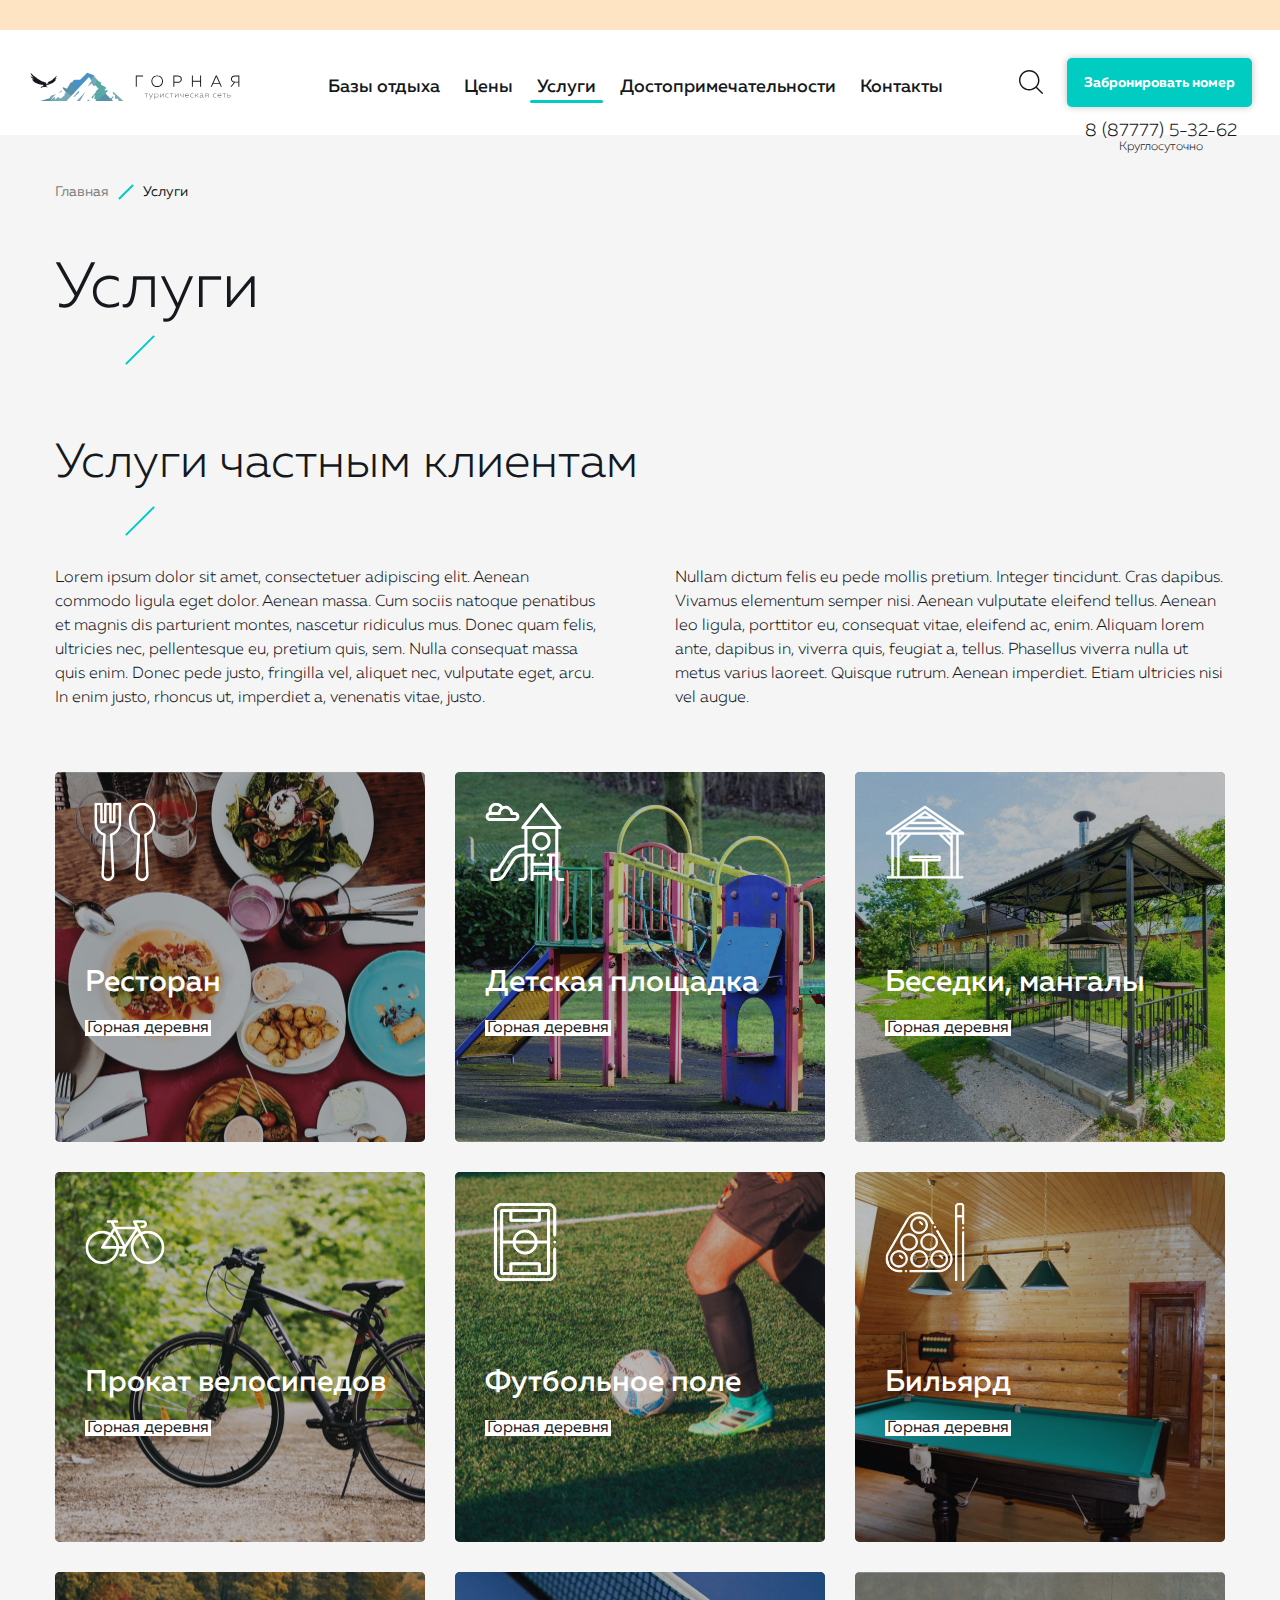
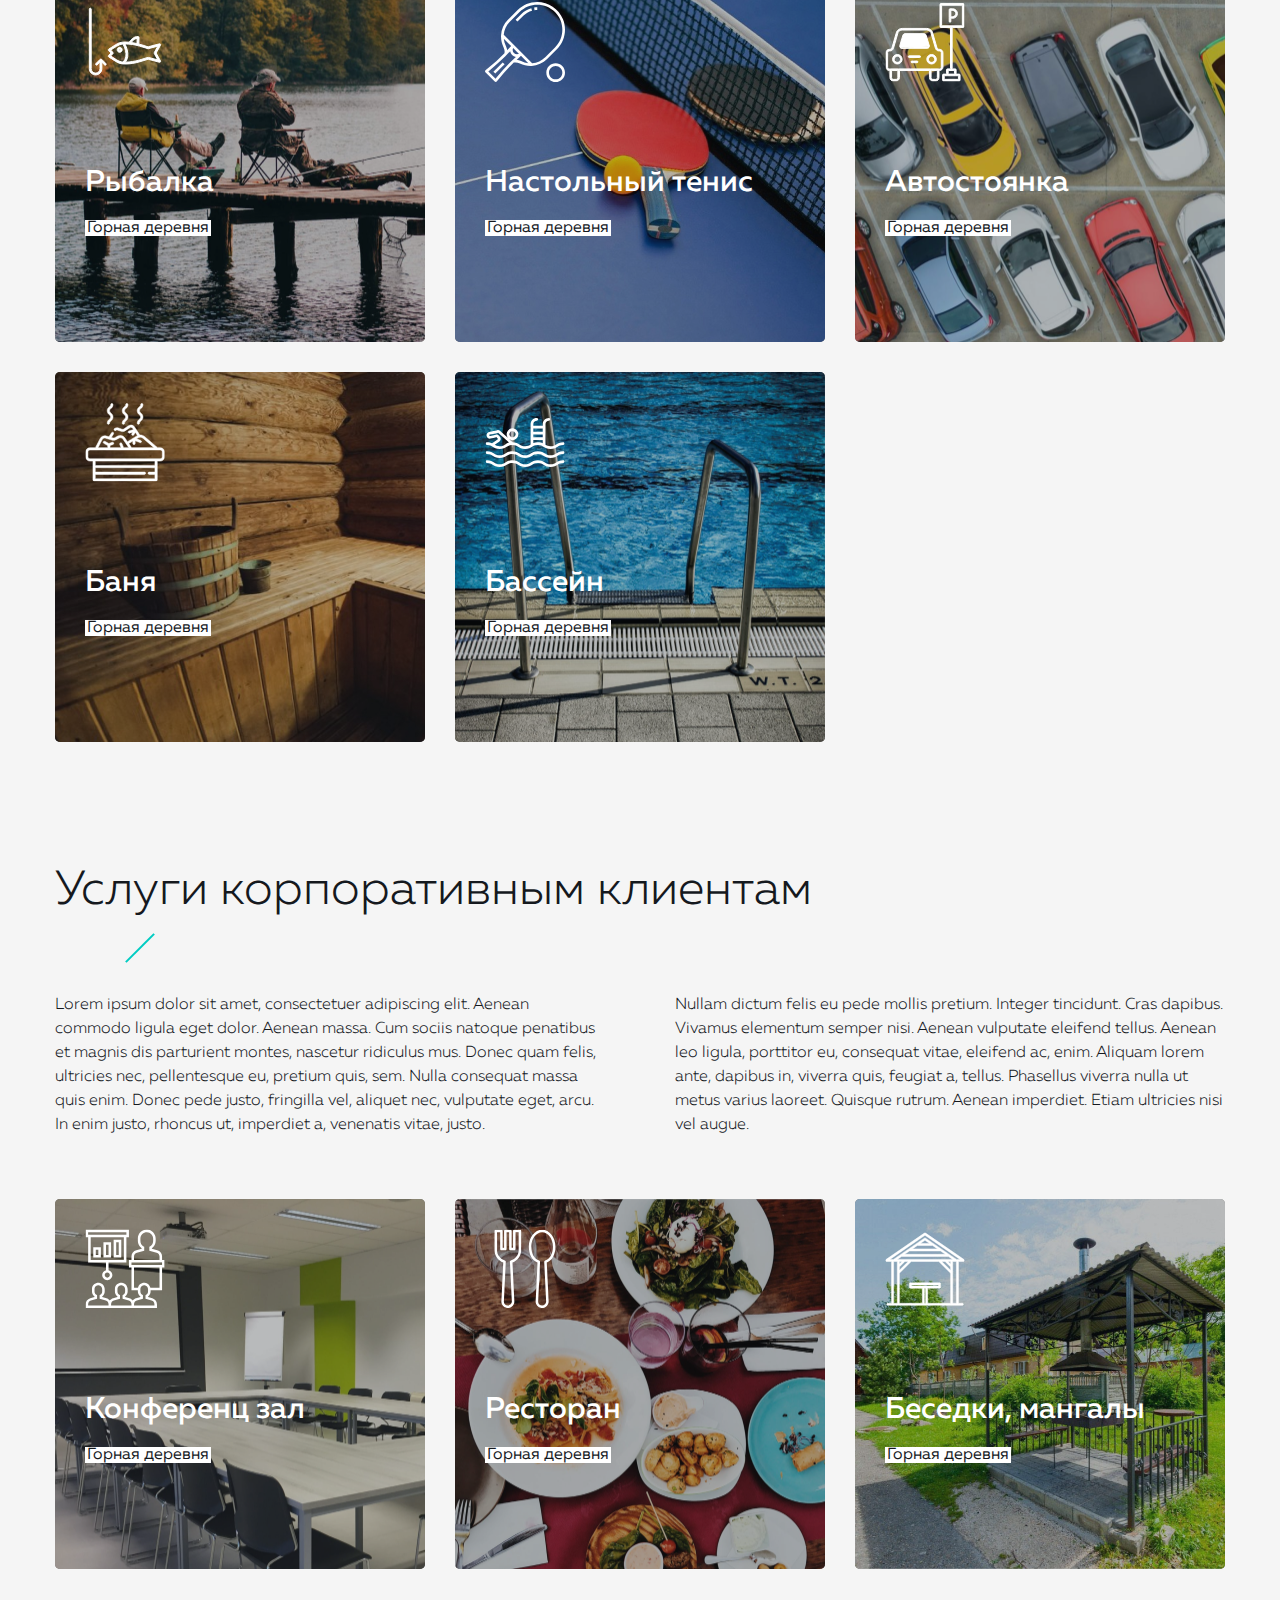
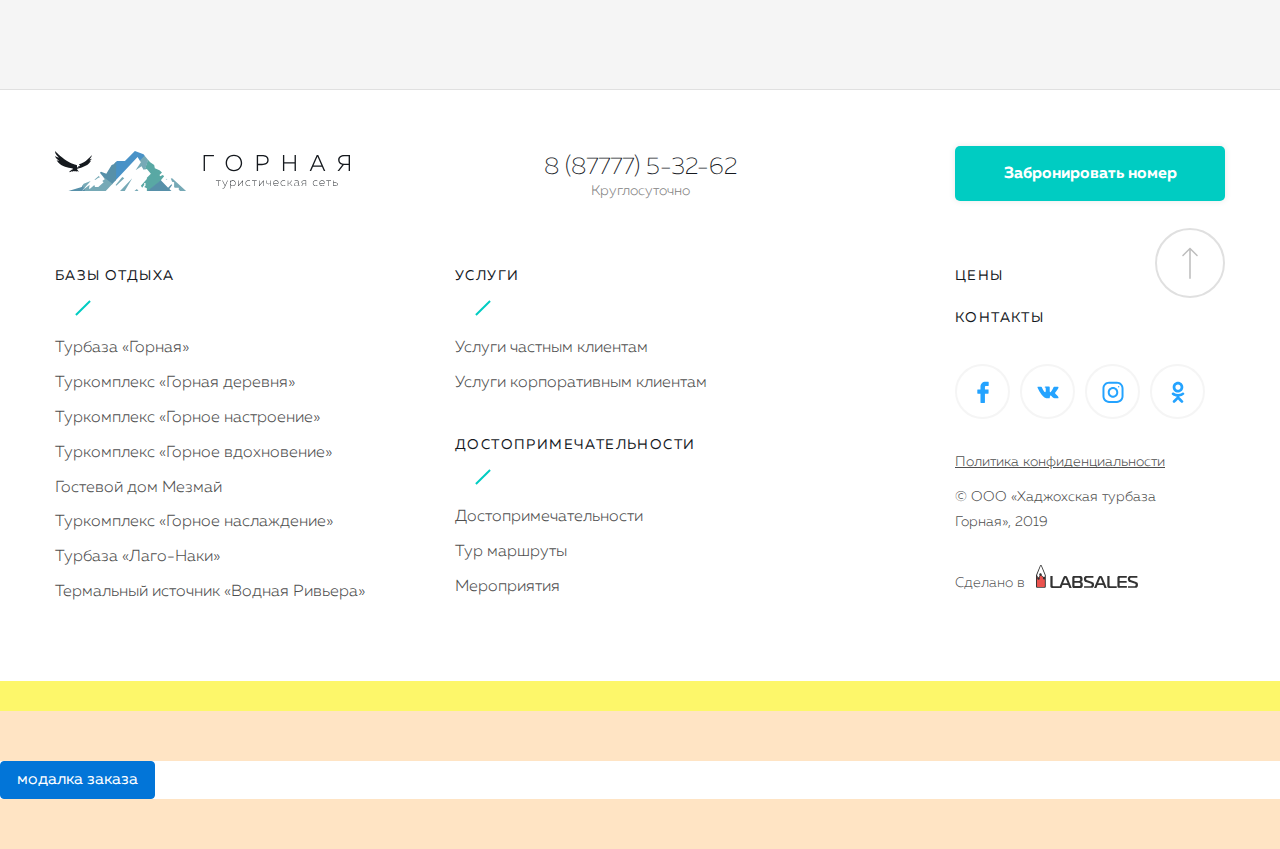
<file: uslugi-all.html>
<!DOCTYPE html>
<html lang="ru" class="html-sth">
<head>
    <meta charset="UTF-8">
    <meta name="viewport" content="width=device-width, initial-scale=1, shrink-to-fit=no">
    <title>Главная</title> 
    <!-- <link rel="icon" href="img/favicon.png"> -->
	
    <link rel="stylesheet" type="text/css" href="css/bootstrap.min.css"/>
    <!-- <link rel="stylesheet" type="text/css" href="fonts/magistral/magistral.css" /> -->
    <link rel="stylesheet" type="text/css" href="css/font.css"/>
    <!-- <link rel="stylesheet" type="text/css" href="fonts/font-awesome/css/font-awesome.min.css" /> -->
    <link rel="stylesheet" type="text/css" href="swiper/swiper.min.css" />
    <!-- <link rel="stylesheet" type="text/css" href="textfield/textfield.css" /> -->
    <link rel="stylesheet" type="text/css" href="css/bootstrap-grid-float.css" />
        <link rel="stylesheet" type="text/css" href="jqueryUI/jquery-ui.css" />
    <link rel="stylesheet" type="text/css" href="fancybox/jquery.fancybox.min.css" />

    <link rel="stylesheet" type="text/css" href="css/style.css"/>
    <link rel="stylesheet" type="text/css" href="css/media.css"/>
    <link rel="stylesheet" type="text/css" href="css/dg.css"/>
    <!--[if lte IE 9]>
        <script src="js/ie9/html5shiv.min.js"></script>
        <script src="js/ie9/respond.min.js"></script>
    <![endif]-->   
</head>
<body> 

<div class="abc" style="background-color: #3300aa;background-color: #ffe4c4; height: 30px;"></div>


<div class="sm-head">
    <div class="header">
        <div class="header__container">
            <div class="header__row">
                <div class="header__col-1">
                    <div class="header__logo-wrap">
                        <a class="header__logo" href="/">
                            <img class="header__logo-img" src="img/color-logo.svg" alt="">
                        </a>
                    </div>
                </div>
                <div class="header__col-2">   
                    <div class="header__links-row">
                        <!-- <div class="header__link-wrap">
                            <a class="header__link" href="">Базы отдыха</a>
                        </div> -->
                            <div class="header__link-wrap">
                                <div class="accrd">
                                    <div class="accrd__top">
                                        <a class="header__link accrd__top-link" href="">Базы отдыха</a>
                                    </div>
                                    <div class="accrd__bottom">
                                        <div class="accrd__eff-wrap">
                                            <div class="accrd__links-bl">
                                                <div class="accrd__item">
                                                    <a class="accrd__link" href="">Турбаза «Горная»</a>
                                                </div>
                                                <div class="accrd__item">
                                                    <a class="accrd__link" href="">Туркомплекс «Горная деревня»</a>
                                                </div>
                                                <div class="accrd__item">
                                                    <a class="accrd__link" href="">Туркомплекс «Горное настроение»</a>
                                                </div>
                                                <div class="accrd__item">
                                                    <a class="accrd__link" href="">Туркомплекс «Горное вдохновение»</a>
                                                </div>
                                                <div class="accrd__item">
                                                    <a class="accrd__link active" href="">Гостевой дом Мезмай</a>
                                                </div>
                                                <div class="accrd__item">
                                                    <a class="accrd__link" href="">Туркомплекс «Горное наслаждение»</a>
                                                </div>
                                                <div class="accrd__item">
                                                    <a class="accrd__link" href="">Турбаза «Лаго-Наки»</a>
                                                </div>
                                                <div class="accrd__item">
                                                    <a class="accrd__link" href="">Термальный источник «Водная Ривьера»</a>
                                                </div>
                                            </div>
                                        </div>
                                    </div>
                                </div>
                            </div>
                        <!-- <div class="header__link-wrap">
                            <a class="header__link" href="">Базы отдыха</a>
                        </div> -->
                        <div class="header__link-wrap">
                            <a class="header__link" href="">Цены</a>
                        </div>
                        <div class="header__link-wrap">
                            <a class="header__link active" href="">Услуги</a>
                        </div>
                        <div class="header__link-wrap">
                            <a class="header__link" href="">Достопримечательности</a>
                        </div>
                        <div class="header__link-wrap">
                            <a class="header__link" href="">Контакты</a>
                        </div>
                    </div>
                </div>
                <div class="header__col-3">
                    <div class="header__phone-bl">
                        <div class="header__phone-wrap">
                            <a class="header__phone" href="tel:8 (87777) 5-32-62">8 (87777) 5-32-62</a>
                        </div>
                        <div class="header__phone-descript">Круглосуточно</div>
                    </div>
                    <div class="header__search">
                        <a class="header__search-btn js--header-search-btn" href="">
                            <svg class="header__search-icon" width="24" height="24" viewBox="0 0 24 24" fill="#ffffff"
                                xmlns="http://www.w3.org/2000/svg">
                                <path d="M23.7898 22.8L17.9575 16.9676C19.522 15.1689 20.4692 12.8222 20.4692 10.2572C20.4692 4.61107 15.8767 0.0239258 10.2359 0.0239258C4.58983 0.0239258 0.00268555 4.61639 0.00268555 10.2572C0.00268555 15.898 4.59515 20.4904 10.2359 20.4904C12.8009 20.4904 15.1477 19.5432 16.9464 17.9787L22.7787 23.8111C22.9171 23.9494 23.1033 24.0239 23.2843 24.0239C23.4652 24.0239 23.6515 23.9547 23.7898 23.8111C24.0665 23.5343 24.0665 23.0767 23.7898 22.8ZM1.43417 10.2572C1.43417 5.40397 5.38273 1.46073 10.2306 1.46073C15.0838 1.46073 19.0271 5.40929 19.0271 10.2572C19.0271 15.1051 15.0838 19.059 10.2306 19.059C5.38273 19.059 1.43417 15.1104 1.43417 10.2572Z" />
                            </svg>
                        </a>
                    </div>
                    <div class="header__bron">
                        <a class="header__bron-btn js--hbron-btn" href="">Забронировать номер</a>
                    </div>
                    <div class="header__burger-wrap">
                        <div class="burger burger--dark js--burger">
                            <div class="burger__line burger__line-1"></div>
                            <div class="burger__line burger__line-2"></div>
                            <div class="burger__line burger__line-3"></div>
                        </div>
                    </div>
                </div>
            </div>
        </div>
        <div class="header__search-block">
            <div class="search-bl">
                <div class="container search-bl__container">
                    <div class="search-bl__effect-el">
                        <div class="search-bl__el">
                            <input class="search-bl__input" type="text" placeholder="Поиск">
                            <button class="search-bl__btn">
                                <img class="search-bl__btn-icon" src="img/search-bl-icon-01.svg" alt="">
                            </button>
                        </div>
                    </div>
                </div>
            </div>
        </div>
    </div>
    
    
    <div class="header-bron-block">
        <div class="hbron-form">
            <div class="hbron-form__mobile-header">
                <div class="hbron-form__title-wrap">
                    <div class="hbron-form__title">Найти номер</div>
                </div>
                <div class="hbron-form__close hbron-form__close--2">
                    <img class="hbron-form__close-icon" src="img/hbron-close-icon.svg" alt="">
                </div>
            </div>
            <form class="hbron-form__el" action="">
                <div class="hbron-form__box">
                    <div class="hbron-form__close hbron-form__close--1">
                        <img class="hbron-form__close-icon" src="img/hbron-close-icon.svg" alt="">
                    </div>
                    <div class="row hbron-form__row">

                        <div class="col-xl-12 col-lg-12 col-md-12 col-sm-12 col-12 hbron-form__col-1 hbron-form__col-desktop">
                            <div class="hbron-form__title-wrap">
                                <div class="hbron-form__title">Найти номер</div>
                            </div>
                        </div>
                        <div class="col-xl-12 col-lg-12 col-md-12 col-sm-12 col-12 hbron-form__col-1">
                            <div class="broniform__item hbron-form__item">
                                <div class="broniform__item-h">База отдыха</div>
                                <div class="broniform__item-inp">
                                    <select class="gorn-select" name="" id="">
                                        <option value="">Любая</option>
                                        <option value="">База 1</option>
                                        <option value="">База 2</option>
                                        <option value="">База 3</option>
                                    </select>
                                </div>
                            </div>
                        </div>
                        <!-- <div class="col-xl-12 col-lg-12 col-md-12 col-sm-12 col-12 hbron-form__col-1">
                            <div class="broniform__item hbron-form__item">
                                <div class="broniform__item-h">База отдыха</div>
                                <div class="broniform__item-inp">
                                    <input class="gorn-input hbron-form__input gorn-datepicker" type="text" name="" id="" placeholder="Дата">
                                </div>
                            </div>
                        </div> -->
                        <!-- <div class="col-xl-6 col-lg-6 col-md-6 col-sm-6 col-6 hbron-form__col-2">
                            <div class="broniform__item hbron-form__item">
                                <div class="broniform__item-h">Заезд</div>
                                <div class="broniform__item-inp">
                                    <select class="gorn-select" name="" id="">
                                        <option value="">14.06.2019</option>
                                        <option value="">15.06.2019</option>
                                        <option value="">16.06.2019</option>
                                    </select>
                                </div>
                            </div>
                        </div> -->
                        <div class="col-xl-6 col-lg-6 col-md-6 col-sm-6 col-6 hbron-form__col-2">
                            <div class="broniform__item hbron-form__item">
                                <div class="broniform__item-h">Заезд</div>
                                <div class="broniform__item-inp">
                                    <input class="gorn-input hbron-form__input gorn-datepicker" type="text" name="" id="" placeholder="Дата">
                                </div>
                            </div>
                        </div>
                        <!-- <div class="col-xl-6 col-lg-6 col-md-6 col-sm-6 col-6 hbron-form__col-2">
                            <div class="broniform__item hbron-form__item">
                                <div class="broniform__item-h">Выезд</div>
                                <div class="broniform__item-inp">
                                    <select class="gorn-select" name="" id="">
                                        <option value="">14.06.2019</option>
                                        <option value="">15.06.2019</option>
                                        <option value="">16.06.2019</option>
                                    </select>
                                </div>
                            </div>
                        </div> -->
                        <div class="col-xl-6 col-lg-6 col-md-6 col-sm-6 col-6 hbron-form__col-2">
                            <div class="broniform__item hbron-form__item">
                                <div class="broniform__item-h">Выезд</div>
                                <div class="broniform__item-inp">
                                    <input class="gorn-input hbron-form__input gorn-datepicker" type="text" name="" id="" placeholder="Дата">
                                </div>
                            </div>
                        </div>
                        <div class="col-xl-6 col-lg-6 col-md-6 col-sm-6 col-6 hbron-form__col-2">
                            <div class="broniform__item hbron-form__item">
                                <div class="broniform__item-h">Взрослые</div>
                                <div class="broniform__item-inp">
                                    <select class="gorn-select" name="" id="">
                                        <option value="">1</option>
                                        <option value="">2</option>
                                        <option value="">3</option>
                                    </select>
                                </div>
                            </div>
                        </div>
                        <div class="col-xl-6 col-lg-6 col-md-6 col-sm-6 col-6 hbron-form__col-2">
                            <div class="broniform__item hbron-form__item">
                                <div class="broniform__item-h">Дети</div>
                                <div class="broniform__item-inp">
                                    <select class="gorn-select" name="" id="">
                                        <option value="">1</option>
                                        <option value="">2</option>
                                        <option value="">3</option>
                                    </select>
                                </div>
                            </div>
                        </div>
                        <div class="col-xl-12 col-lg-12 col-md-12 col-sm-12 col-12 hbron-form__col-1">
                            <div class="hbron-form__btn-wrap">
                                <div class="blue-btn broniform__btn hbron-form__btn">Найти номер</div>
                            </div>
                        </div>


                    </div>

                </div>
            </form>
        </div>
    </div>
    <div class="mobile-menu">
        <div class="mobile-menu__top">
            <div class="mobile-menu__top-row">
                <div class="header__logo-wrap mobile-menu__logo-wrap">
                    <a class="header__logo" href="/">
                        <img class="header__logo-img mobile-menu__logo" src="img/color-logo.svg" alt="">
                    </a>
                </div>
                <div class="mobile-menu__close-wrap">
                    <div class="burger-close mobile-menu__close js--menu-close">
                        <div class="burger-close__line-1"></div>
                        <div class="burger-close__line-2"></div>
                    </div>
                </div>
            </div>

        </div>
        <div class="mobile-menu__center">
            <div class="mlinks">
                <div class="mlinks__item">
                    <div class="mob-accrd">
                        <div class="mob-accrd__top">
                            <div class="mob-accrd__name">Базы отдыха</div>
                        </div>
                        <div class="mob-accrd__bottom">
                            <div class="mob-accrd__effect-wrap">
                                <div class="mob-accrd__links">

                                    <div class="mob-accrd__link-wrap">
                                        <a class="mob-accrd__link" href="">Турбаза «Горная»</a>
                                    </div>
                                    <div class="mob-accrd__link-wrap">
                                        <a class="mob-accrd__link" href="">Туркомплекс «Горная деревня»</a>
                                    </div>
                                    <div class="mob-accrd__link-wrap">
                                        <a class="mob-accrd__link" href="">Туркомплекс «Горное настроение»</a>
                                    </div>
                                    <div class="mob-accrd__link-wrap">
                                        <a class="mob-accrd__link" href="">Туркомплекс «Горное вдохновение»</a>
                                    </div>
                                    <div class="mob-accrd__link-wrap">
                                        <a class="mob-accrd__link active" href="">Гостевой дом Мезмай</a>
                                    </div>
                                    <div class="mob-accrd__link-wrap">
                                        <a class="mob-accrd__link" href="">Туркомплекс «Горное наслаждение»</a>
                                    </div>
                                    <div class="mob-accrd__link-wrap">
                                        <a class="mob-accrd__link" href="">Турбаза «Лаго-Наки»</a>
                                    </div>
                                    <div class="mob-accrd__link-wrap">
                                        <a class="mob-accrd__link" href="">Термальный источник «Водная Ривьера»</a>
                                    </div>

                                </div>
                            </div>
                        </div>

                    </div>
                </div>
                <div class="mlinks__item">
                    <a class="mlinks__link" href="">Цены</a>
                </div>
                <div class="mlinks__item">
                    <a class="mlinks__link" href="">Достопримечательности</a>
                </div>
                <div class="mlinks__item">
                    <div class="mob-accrd">
                        <div class="mob-accrd__top">
                            <div class="mob-accrd__name">Услуги</div>
                        </div>
                        <div class="mob-accrd__bottom">
                            <div class="mob-accrd__effect-wrap">
                                <div class="mob-accrd__links">
    
                                    <div class="mob-accrd__link-wrap">
                                        <a class="mob-accrd__link" href="">Пункт 1</a>
                                    </div>
                                    <div class="mob-accrd__link-wrap">
                                        <a class="mob-accrd__link" href="">Пункт 2</a>
                                    </div>
                                    <div class="mob-accrd__link-wrap">
                                        <a class="mob-accrd__link" href="">Пункт 3</a>
                                    </div>
                                    <div class="mob-accrd__link-wrap">
                                        <a class="mob-accrd__link" href="">Пункт 4</a>
                                    </div>
                                    <div class="mob-accrd__link-wrap">
                                        <a class="mob-accrd__link" href="">Пункт 5</a>
                                    </div>
                                    <div class="mob-accrd__link-wrap">
                                        <a class="mob-accrd__link" href="">Пункт 6</a>
                                    </div>
                                    <div class="mob-accrd__link-wrap">
                                        <a class="mob-accrd__link" href="">Пункт 7</a>
                                    </div>
    
                                </div>
                            </div>
                        </div>
                    </div>

                </div>

                <div class="mlinks__item">
                    <a class="mlinks__link" href="">Контакты</a>
                </div>
            </div>
            <div class="m-search">
                <form class="form" action="">
                    <div class="m-search__el">
                            <input class="m-search__input" type="text" placeholder="Поиск">
                            <button class="m-search__btn">
                                <!-- <img class="m-search__btn-icon m-search__btn-icon--1" src="img/mob-search-1.svg" alt=""> -->
                                <!-- <img class="m-search__btn-icon m-search__btn-icon--2" src="img/mob-search-2.svg" alt=""> -->
                                <img class="m-search__btn-icon" src="img/mob-search-2.svg" alt="">
                            </button>
                    </div>

                </form>
            </div>
        </div>
        <div class="mobile-menu__bottom">
            <div class="mobile-menu__bottom-bl">
                <div class="mobile-menu__phone-bl">
                    <div class="footer__phone-wrap">
                        <a class="footer__phone" href="tel:8 (87777) 5-32-62">8 (87777) 5-32-62</a>
                    </div>
                    <div class="footer__phone-descript">Круглосуточно</div>
                </div>
                <div class="mobile-menu__zakaz">
                    <a class="footer__zakaz-btn mobile-menu__zakaz-btn js--hbron-btn" href="">Забронировать номер</a>
                </div>
            </div>
        </div>

    </div>


</div>

<div class="page-head page-head--ceny color-gray">
    <div class="container">
        <div class="row">
            <div class="col-xl-12 col-lg-12 col-md-12 col-sm-12 col-12">
                <div class="page-head__breadcrumbs">
                    <div class="breadcrumb bread-c">
                        <a class="breadcrumb-item" href="#">Главная</a>
                        <!-- <a class="breadcrumb-item" href="#">Базы отдыха</a> -->
                        <!-- <a class="breadcrumb-item" href="#">Главная</a> -->
                        <span class="breadcrumb-item active">Услуги</span>
                    </div>
                </div>    
            </div>
            <div class="col-xl-12 col-lg-12 col-md-12 col-sm-12 col-12">
                <div class="page-head__title">Услуги</div>
            </div>
        </div>
    </div>
</div>


<div class="uslugi-all">


    <div class="uslugi-all__item">

            <div class="seo-text uslugi-all__text-block">
                <div class="container">
                    <div class="row">
                        <div class="col-xl-12 col-lg-12 col-md-12 col-sm-12 col-12">
                            <div class="std__h-wrap seo-text__title-wrap">
                                <div class="std__h seo-text__title">Услуги частным клиентам</div>
                            </div>
                        </div>
                        <div class="col-xl-12 col-lg-12 col-md-12 col-sm-12 col-12">
                            <div class="seo-text__textarea-wrap">
                                <div class="std__sm-text seo-text__textarea">
                                    <p>
                                        Lorem ipsum dolor sit amet, consectetuer adipiscing elit. Aenean commodo ligula eget dolor. Aenean massa. Cum sociis natoque penatibus et magnis dis parturient montes, nascetur ridiculus mus. Donec quam felis, ultricies nec, pellentesque eu, pretium quis, sem. Nulla consequat massa quis enim. Donec pede justo, fringilla vel, aliquet nec, vulputate eget, arcu. In enim justo, rhoncus ut, imperdiet a, venenatis vitae, justo. 
                                    </p>
                                    <p>
                                        Nullam dictum felis eu pede mollis pretium. Integer tincidunt. Cras dapibus. Vivamus elementum semper nisi. Aenean vulputate eleifend tellus. Aenean leo ligula, porttitor eu, consequat vitae, eleifend ac, enim. Aliquam lorem ante, dapibus in, viverra quis, feugiat a, tellus. Phasellus viverra nulla ut metus varius laoreet. Quisque rutrum. Aenean imperdiet. Etiam ultricies nisi vel augue.
                                    </p>
                                </div>
                            </div>
                        </div>
                    </div>
                </div>
            </div>


            <div class="uslugi-inh uslugi-all__content-grid">
                <div class="container">
                    <div class="row">
                        <!-- <div class="col-xl-12 col-lg-12 col-md-12 col-sm-12 col-12">
                            <div class="std__h-wrap uslugi-inh__title-wrap">
                                <div class="std__h uslugi-inh__title">Услуги базы</div>
                            </div>
                        </div> -->
                        <div class="col-xl-12 col-lg-12 col-md-12 col-sm-12 col-12">
                            <div class="uslugi-inh__row-wrap">
                                <div class="row">
                                    <div class="col-xl-4 col-lg-4 col-md-6 col-sm-12 col-12 uslugi__col">
                                        <a class="usluga-card" href="">
                                            <div class="usluga-card__layer-1" style="background-image: url(img/usluga-card-04.jpg);">
                                                <div class="usluga-card__dark-bg"></div>
                                                <div class="usluga-card__box">
                                                    <div class="usluga-card__abc">
                                                        <div class="usluga-card__icon-wrap">
                                                            <img class="usluga-card__icon" src="img/usluga-icon-white-04.svg" alt="">
                                                        </div>
                                                        <div class="usluga-card__title-wrap">
                                                            <div class="usluga-card__title">Ресторан</div>
                                                        </div>
                                                        <div class="usluga-card__text-bl">
                                                            <div class="usluga-card__text">
                                                                <p>Горная деревня</p>
                                                            </div>
                                                        </div>
                                                    </div>
                                                </div>
                                            </div>
                                            <div class="usluga-card__layer-2">
                                                <div class="usluga-card__box">
                                                    <div class="usluga-card__abc">
                                                        <div class="usluga-card__hover-icon-wrap">
                                                            <img class="usluga-card__icon" src="img/usluga-icon-blue-04.svg" alt="">
                                                        </div>
                                                        <div class="usluga-card__hover-title-wrap">
                                                            <div class="usluga-card__title">Ресторан</div>
                                                        </div>
                                                        <div class="usluga-card__text-real-bl">
                                                            <div class="usluga-card__text-real">
                                                                Рыбалка в горах понравится каждому члену семьи. Рыбалка в горах Адыгеи станет хорошим семейных отдыхом. Горная рыбалка с друзьями или большой компанией. А переночевать можно в домике с видом на горы Лагонаки.
                                                            </div>
                                                        </div>
                                                    </div>
                                                </div>
                                            </div>
                                        </a>
                                    </div>

                                    <div class="col-xl-4 col-lg-4 col-md-6 col-sm-12 col-12 uslugi__col">
                                        <a class="usluga-card" href="">
                                            <div class="usluga-card__layer-1" style="background-image: url(img/usluga-card-06.jpg);">
                                                <div class="usluga-card__dark-bg"></div>
                                                <div class="usluga-card__box">
                                                    <div class="usluga-card__abc">
                                                        <div class="usluga-card__icon-wrap">
                                                            <img class="usluga-card__icon" src="img/usluga-icon-white-06.svg" alt="">
                                                        </div>
                                                        <div class="usluga-card__title-wrap">
                                                            <div class="usluga-card__title">Детская площадка</div>
                                                        </div>
                                                        <div class="usluga-card__text-bl">
                                                            <div class="usluga-card__text">
                                                                <p>Горная деревня</p>
                                                            </div>
                                                        </div>
                                                    </div>
                                                </div>
                                            </div>
                                            <div class="usluga-card__layer-2">
                                                <div class="usluga-card__box">
                                                    <div class="usluga-card__abc">
                                                        <div class="usluga-card__hover-icon-wrap">
                                                            <img class="usluga-card__icon" src="img/usluga-icon-blue-06.svg" alt="">
                                                        </div>
                                                        <div class="usluga-card__hover-title-wrap">
                                                            <div class="usluga-card__title">Детская площадка</div>
                                                        </div>
                                                        <div class="usluga-card__text-real-bl">
                                                            <div class="usluga-card__text-real">
                                                                Рыбалка в горах понравится каждому члену семьи. Рыбалка в горах Адыгеи станет хорошим семейных отдыхом. Горная рыбалка с друзьями или большой компанией. А переночевать можно в домике с видом на горы Лагонаки.
                                                            </div>
                                                        </div>
                                                    </div>
                                                </div>
                                            </div>
                                        </a>
                                    </div>
                                    <div class="col-xl-4 col-lg-4 col-md-6 col-sm-12 col-12 uslugi__col">
                                        <a class="usluga-card" href="">
                                            <div class="usluga-card__layer-1" style="background-image: url(img/usluga-card-09.jpg);">
                                                <div class="usluga-card__dark-bg"></div>
                                                <div class="usluga-card__box">
                                                    <div class="usluga-card__abc">
                                                        <div class="usluga-card__icon-wrap">
                                                            <img class="usluga-card__icon" src="img/usluga-icon-white-09.svg" alt="">
                                                        </div>
                                                        <div class="usluga-card__title-wrap">
                                                            <div class="usluga-card__title">Беседки, мангалы</div>
                                                        </div>
                                                        <div class="usluga-card__text-bl">
                                                            <div class="usluga-card__text">
                                                                <p>Горная деревня</p>
                                                            </div>
                                                        </div>
                                                    </div>
                                                </div>
                                            </div>
                                            <div class="usluga-card__layer-2">
                                                <div class="usluga-card__box">
                                                    <div class="usluga-card__abc">
                                                        <div class="usluga-card__hover-icon-wrap">
                                                            <img class="usluga-card__icon" src="img/usluga-icon-blue-09.svg" alt="">
                                                        </div>
                                                        <div class="usluga-card__hover-title-wrap">
                                                            <div class="usluga-card__title">Беседки, мангалы</div>
                                                        </div>
                                                        <div class="usluga-card__text-real-bl">
                                                            <div class="usluga-card__text-real">
                                                                Рыбалка в горах понравится каждому члену семьи. Рыбалка в горах Адыгеи станет хорошим семейных отдыхом. Горная рыбалка с друзьями или большой компанией. А переночевать можно в домике с видом на горы Лагонаки.
                                                            </div>
                                                        </div>
                                                    </div>
                                                </div>
                                            </div>
                                        </a>
                                    </div>

                                    <div class="col-xl-4 col-lg-4 col-md-6 col-sm-12 col-12 uslugi__col">
                                        <a class="usluga-card" href="">
                                            <div class="usluga-card__layer-1" style="background-image: url(img/usluga-card-07.jpg);">
                                                <div class="usluga-card__dark-bg"></div>
                                                <div class="usluga-card__box">
                                                    <div class="usluga-card__abc">
                                                        <div class="usluga-card__icon-wrap">
                                                            <img class="usluga-card__icon" src="img/usluga-icon-white-07.svg" alt="">
                                                        </div>
                                                        <div class="usluga-card__title-wrap">
                                                            <div class="usluga-card__title">Прокат велосипедов</div>
                                                        </div>
                                                        <div class="usluga-card__text-bl">
                                                            <div class="usluga-card__text">
                                                                <p>Горная деревня</p>
                                                            </div>
                                                        </div>
                                                    </div>
                                                </div>
                                            </div>
                                            <div class="usluga-card__layer-2">
                                                <div class="usluga-card__box">
                                                    <div class="usluga-card__abc">
                                                        <div class="usluga-card__hover-icon-wrap">
                                                            <img class="usluga-card__icon" src="img/usluga-icon-blue-07.svg" alt="">
                                                        </div>
                                                        <div class="usluga-card__hover-title-wrap">
                                                            <div class="usluga-card__title">Прокат велосипедов</div>
                                                        </div>
                                                        <div class="usluga-card__text-real-bl">
                                                            <div class="usluga-card__text-real">
                                                                Рыбалка в горах понравится каждому члену семьи. Рыбалка в горах Адыгеи станет хорошим семейных отдыхом. Горная рыбалка с друзьями или большой компанией. А переночевать можно в домике с видом на горы Лагонаки.
                                                            </div>
                                                        </div>
                                                    </div>
                                                </div>
                                            </div>
                                        </a>
                                    </div>
                                    <div class="col-xl-4 col-lg-4 col-md-6 col-sm-12 col-12 uslugi__col">
                                        <a class="usluga-card" href="">
                                            <div class="usluga-card__layer-1" style="background-image: url(img/usluga-card-08.jpg);">
                                                <div class="usluga-card__dark-bg"></div>
                                                <div class="usluga-card__box">
                                                    <div class="usluga-card__abc">
                                                        <div class="usluga-card__icon-wrap">
                                                            <img class="usluga-card__icon" src="img/usluga-icon-white-08.svg" alt="">
                                                        </div>
                                                        <div class="usluga-card__title-wrap">
                                                            <div class="usluga-card__title">Футбольное поле</div>
                                                        </div>
                                                        <div class="usluga-card__text-bl">
                                                            <div class="usluga-card__text">
                                                                <p>Горная деревня</p>
                                                            </div>
                                                        </div>
                                                    </div>
                                                </div>
                                            </div>
                                            <div class="usluga-card__layer-2">
                                                <div class="usluga-card__box">
                                                    <div class="usluga-card__abc">
                                                        <div class="usluga-card__hover-icon-wrap">
                                                            <img class="usluga-card__icon" src="img/usluga-icon-blue-08.svg" alt="">
                                                        </div>
                                                        <div class="usluga-card__hover-title-wrap">
                                                            <div class="usluga-card__title">Футбольное поле</div>
                                                        </div>
                                                        <div class="usluga-card__text-real-bl">
                                                            <div class="usluga-card__text-real">
                                                                Lorem ipsum dolor sit amet, consectetuer adipiscing elit. Aenean commodo ligula eget dolor.
                                                            </div>
                                                        </div>
                                                    </div>
                                                </div>
                                            </div>
                                        </a>
                                    </div>

                                    <div class="col-xl-4 col-lg-4 col-md-6 col-sm-12 col-12 uslugi__col">
                                        <a class="usluga-card" href="">
                                            <div class="usluga-card__layer-1" style="background-image: url(img/usluga-card-11.jpg);">
                                                <div class="usluga-card__dark-bg"></div>
                                                <div class="usluga-card__box">
                                                    <div class="usluga-card__abc">
                                                        <div class="usluga-card__icon-wrap">
                                                            <img class="usluga-card__icon" src="img/usluga-icon-white-11.svg" alt="">
                                                        </div>
                                                        <div class="usluga-card__title-wrap">
                                                            <div class="usluga-card__title">Бильярд</div>
                                                        </div>
                                                        <div class="usluga-card__text-bl">
                                                            <div class="usluga-card__text">
                                                                <p>Горная деревня</p>
                                                            </div>
                                                        </div>
                                                    </div>
                                                </div>
                                            </div>
                                            <div class="usluga-card__layer-2">
                                                <div class="usluga-card__box">
                                                    <div class="usluga-card__abc">
                                                        <div class="usluga-card__hover-icon-wrap">
                                                            <img class="usluga-card__icon" src="img/usluga-icon-blue-11.svg" alt="">
                                                        </div>
                                                        <div class="usluga-card__hover-title-wrap">
                                                            <div class="usluga-card__title">Бильярд</div>
                                                        </div>
                                                        <div class="usluga-card__text-real-bl">
                                                            <div class="usluga-card__text-real">
                                                                Рыбалка в горах понравится каждому члену семьи. Рыбалка в горах Адыгеи станет хорошим семейных отдыхом. Горная рыбалка с друзьями или большой компанией. А переночевать можно в домике с видом на горы Лагонаки.
                                                            </div>
                                                        </div>
                                                    </div>
                                                </div>
                                            </div>
                                        </a>
                                    </div>

                                    <div class="col-xl-4 col-lg-4 col-md-6 col-sm-12 col-12 uslugi__col">
                                        <a class="usluga-card" href="">
                                            <div class="usluga-card__layer-1" style="background-image: url(img/usluga-card-01.jpg);">
                                                <div class="usluga-card__dark-bg"></div>
                                                <div class="usluga-card__box">
                                                    <div class="usluga-card__abc">
                                                        <div class="usluga-card__icon-wrap">
                                                            <img class="usluga-card__icon" src="img/usluga-icon-white-01.svg" alt="">
                                                        </div>
                                                        <div class="usluga-card__title-wrap">
                                                            <div class="usluga-card__title">Рыбалка</div>
                                                        </div>
                                                        <div class="usluga-card__text-bl">
                                                            <div class="usluga-card__text">
                                                                <p>Горная деревня</p>
                                                            </div>
                                                        </div>
                                                    </div>
                                                </div>
                                            </div>
                                            <div class="usluga-card__layer-2">
                                                <div class="usluga-card__box">
                                                    <div class="usluga-card__abc">
                                                        <div class="usluga-card__hover-icon-wrap">
                                                            <img class="usluga-card__icon" src="img/usluga-icon-blue-01.svg" alt="">
                                                        </div>
                                                        <div class="usluga-card__hover-title-wrap">
                                                            <div class="usluga-card__title">Рыбалка</div>
                                                        </div>
                                                        <div class="usluga-card__text-real-bl">
                                                            <div class="usluga-card__text-real">
                                                                Рыбалка в горах понравится каждому члену семьи. Рыбалка в горах Адыгеи станет хорошим семейных отдыхом. Горная рыбалка с друзьями или большой компанией. А переночевать можно в домике с видом на горы Лагонаки.
                                                            </div>
                                                        </div>
                                                    </div>
                                                </div>
                                            </div>
                                        </a>
                                    </div>
                                    <div class="col-xl-4 col-lg-4 col-md-6 col-sm-12 col-12 uslugi__col">
                                        <a class="usluga-card" href="">
                                            <div class="usluga-card__layer-1" style="background-image: url(img/usluga-card-10.jpg);">
                                                <div class="usluga-card__dark-bg"></div>
                                                <div class="usluga-card__box">
                                                    <div class="usluga-card__abc">
                                                        <div class="usluga-card__icon-wrap">
                                                            <img class="usluga-card__icon" src="img/usluga-icon-white-10-new.svg" alt="">
                                                        </div>
                                                        <div class="usluga-card__title-wrap">
                                                            <div class="usluga-card__title">Настольный тенис</div>
                                                        </div>
                                                        <div class="usluga-card__text-bl">
                                                            <div class="usluga-card__text">
                                                                <p>Горная деревня</p>
                                                            </div>
                                                        </div>
                                                    </div>
                                                </div>
                                            </div>
                                            <div class="usluga-card__layer-2">
                                                <div class="usluga-card__box">
                                                    <div class="usluga-card__abc">
                                                        <div class="usluga-card__hover-icon-wrap">
                                                            <img class="usluga-card__icon" src="img/usluga-icon-blue-10-new.svg" alt="">
                                                        </div>
                                                        <div class="usluga-card__hover-title-wrap">
                                                            <div class="usluga-card__title">Настольный тенис</div>
                                                        </div>
                                                        <div class="usluga-card__text-real-bl">
                                                            <div class="usluga-card__text-real">
                                                                Lorem ipsum dolor sit amet, consectetuer adipiscing elit. Aenean commodo ligula eget dolor.
                                                            </div>
                                                        </div>
                                                    </div>
                                                </div>
                                            </div>
                                        </a>
                                    </div>

                                    <div class="col-xl-4 col-lg-4 col-md-6 col-sm-12 col-12 uslugi__col">
                                        <a class="usluga-card" href="">
                                            <div class="usluga-card__layer-1" style="background-image: url(img/usluga-card-13.jpg);">
                                                <div class="usluga-card__dark-bg"></div>
                                                <div class="usluga-card__box">
                                                    <div class="usluga-card__abc">
                                                        <div class="usluga-card__icon-wrap">
                                                            <img class="usluga-card__icon" src="img/usluga-icon-white-13.svg" alt="">
                                                        </div>
                                                        <div class="usluga-card__title-wrap">
                                                            <div class="usluga-card__title">Автостоянка</div>
                                                        </div>
                                                        <div class="usluga-card__text-bl">
                                                            <div class="usluga-card__text">
                                                                <p>Горная деревня</p>
                                                            </div>
                                                        </div>
                                                    </div>
                                                </div>
                                            </div>
                                            <div class="usluga-card__layer-2">
                                                <div class="usluga-card__box">
                                                    <div class="usluga-card__abc">
                                                        <div class="usluga-card__hover-icon-wrap">
                                                            <img class="usluga-card__icon" src="img/usluga-icon-blue-13.svg" alt="">
                                                        </div>
                                                        <div class="usluga-card__hover-title-wrap">
                                                            <div class="usluga-card__title">Автостоянка</div>
                                                        </div>
                                                        <div class="usluga-card__text-real-bl">
                                                            <div class="usluga-card__text-real">
                                                                Рыбалка в горах понравится каждому члену семьи. Рыбалка в горах Адыгеи станет хорошим семейных отдыхом. Горная рыбалка с друзьями или большой компанией. А переночевать можно в домике с видом на горы Лагонаки.
                                                            </div>
                                                        </div>
                                                    </div>
                                                </div>
                                            </div>
                                        </a>
                                    </div>

                                    <div class="col-xl-4 col-lg-4 col-md-6 col-sm-12 col-12 uslugi__col">
                                        <a class="usluga-card" href="">
                                            <div class="usluga-card__layer-1" style="background-image: url(img/usluga-card-12.jpg);">
                                                <div class="usluga-card__dark-bg"></div>
                                                <div class="usluga-card__box">
                                                    <div class="usluga-card__abc">
                                                        <div class="usluga-card__icon-wrap">
                                                            <img class="usluga-card__icon" src="img/usluga-icon-white-12.svg" alt="">
                                                        </div>
                                                        <div class="usluga-card__title-wrap">
                                                            <div class="usluga-card__title">Баня</div>
                                                        </div>
                                                        <div class="usluga-card__text-bl">
                                                            <div class="usluga-card__text">
                                                                <p>Горная деревня</p>
                                                            </div>
                                                        </div>
                                                    </div>
                                                </div>
                                            </div>
                                            <div class="usluga-card__layer-2">
                                                <div class="usluga-card__box">
                                                    <div class="usluga-card__abc">
                                                        <div class="usluga-card__hover-icon-wrap">
                                                            <img class="usluga-card__icon" src="img/usluga-icon-blue-12.svg" alt="">
                                                        </div>
                                                        <div class="usluga-card__hover-title-wrap">
                                                            <div class="usluga-card__title">Баня</div>
                                                        </div>
                                                        <div class="usluga-card__text-real-bl">
                                                            <div class="usluga-card__text-real">
                                                                Рыбалка в горах понравится каждому члену семьи. Рыбалка в горах Адыгеи станет хорошим семейных отдыхом. Горная рыбалка с друзьями или большой компанией. А переночевать можно в домике с видом на горы Лагонаки.
                                                            </div>
                                                        </div>
                                                    </div>
                                                </div>
                                            </div>
                                        </a>
                                    </div>
                                    <div class="col-xl-4 col-lg-4 col-md-6 col-sm-12 col-12 uslugi__col">
                                        <a class="usluga-card" href="">
                                            <div class="usluga-card__layer-1" style="background-image: url(img/usluga-card-02.jpg);">
                                                <div class="usluga-card__dark-bg"></div>
                                                <div class="usluga-card__box">
                                                    <div class="usluga-card__abc">
                                                        <div class="usluga-card__icon-wrap">
                                                            <img class="usluga-card__icon" src="img/usluga-icon-white-02.svg" alt="">
                                                        </div>
                                                        <div class="usluga-card__title-wrap">
                                                            <div class="usluga-card__title">Бассейн</div>
                                                        </div>
                                                        <div class="usluga-card__text-bl">
                                                            <div class="usluga-card__text">
                                                                <p>Горная деревня</p>
                                                            </div>
                                                        </div>
                                                    </div>
                                                </div>
                                            </div>
                                            <div class="usluga-card__layer-2">
                                                <div class="usluga-card__box">
                                                    <div class="usluga-card__abc">
                                                        <div class="usluga-card__hover-icon-wrap">
                                                            <img class="usluga-card__icon" src="img/usluga-icon-blue-02.svg" alt="">
                                                        </div>
                                                        <div class="usluga-card__hover-title-wrap">
                                                            <div class="usluga-card__title">Бассейн</div>
                                                        </div>
                                                        <div class="usluga-card__text-real-bl">
                                                            <div class="usluga-card__text-real">
                                                                Lorem ipsum dolor sit amet, consectetuer adipiscing elit. Aenean commodo ligula eget dolor.
                                                            </div>
                                                        </div>
                                                    </div>
                                                </div>
                                            </div>
                                        </a>
                                    </div>


                                    
                                </div>
                            </div>
                        </div>

                        <!-- <div class="col-xl-12 col-lg-12 col-md-12 col-sm-12 col-12"></div> -->
                        <!-- <div class="col-xl-12 col-lg-12 col-md-12 col-sm-12 col-12"></div> -->

                    </div>
                </div>
            </div>

    </div>

    <div class="uslugi-all__item">

            <div class="seo-text uslugi-all__text-block">
                <div class="container">
                    <div class="row">
                        <div class="col-xl-12 col-lg-12 col-md-12 col-sm-12 col-12">
                            <div class="std__h-wrap seo-text__title-wrap">
                                <div class="std__h seo-text__title">Услуги корпоративным клиентам</div>
                            </div>
                        </div>
                        <div class="col-xl-12 col-lg-12 col-md-12 col-sm-12 col-12">
                            <div class="seo-text__textarea-wrap">
                                <div class="std__sm-text seo-text__textarea">
                                    <p>
                                        Lorem ipsum dolor sit amet, consectetuer adipiscing elit. Aenean commodo ligula eget dolor. Aenean massa. Cum sociis natoque penatibus et magnis dis parturient montes, nascetur ridiculus mus. Donec quam felis, ultricies nec, pellentesque eu, pretium quis, sem. Nulla consequat massa quis enim. Donec pede justo, fringilla vel, aliquet nec, vulputate eget, arcu. In enim justo, rhoncus ut, imperdiet a, venenatis vitae, justo. 
                                    </p>
                                    <p>
                                        Nullam dictum felis eu pede mollis pretium. Integer tincidunt. Cras dapibus. Vivamus elementum semper nisi. Aenean vulputate eleifend tellus. Aenean leo ligula, porttitor eu, consequat vitae, eleifend ac, enim. Aliquam lorem ante, dapibus in, viverra quis, feugiat a, tellus. Phasellus viverra nulla ut metus varius laoreet. Quisque rutrum. Aenean imperdiet. Etiam ultricies nisi vel augue.
                                    </p>
                                </div>
                            </div>
                        </div>
                    </div>
                </div>
            </div>


            <div class="uslugi-inh uslugi-all__content-grid">
                <div class="container">
                    <div class="row">
                        <!-- <div class="col-xl-12 col-lg-12 col-md-12 col-sm-12 col-12">
                            <div class="std__h-wrap uslugi-inh__title-wrap">
                                <div class="std__h uslugi-inh__title">Услуги базы</div>
                            </div>
                        </div> -->
                        <div class="col-xl-12 col-lg-12 col-md-12 col-sm-12 col-12">
                            <div class="uslugi-inh__row-wrap">
                                <div class="row">

                                    <div class="col-xl-4 col-lg-4 col-md-6 col-sm-12 col-12 uslugi__col">
                                        <a class="usluga-card" href="">
                                            <div class="usluga-card__layer-1" style="background-image: url(img/usluga-card-05.jpg);">
                                                <div class="usluga-card__dark-bg"></div>
                                                <div class="usluga-card__box">
                                                    <div class="usluga-card__abc">
                                                        <div class="usluga-card__icon-wrap">
                                                            <img class="usluga-card__icon" src="img/usluga-icon-white-05.svg" alt="">
                                                        </div>
                                                        <div class="usluga-card__title-wrap">
                                                            <div class="usluga-card__title">Конференц зал</div>
                                                        </div>
                                                        <div class="usluga-card__text-bl">
                                                            <div class="usluga-card__text">
                                                                <p>Горная деревня</p>
                                                            </div>
                                                        </div>
                                                    </div>
                                                </div>
                                            </div>
                                            <div class="usluga-card__layer-2">
                                                <div class="usluga-card__box">
                                                    <div class="usluga-card__abc">
                                                        <div class="usluga-card__hover-icon-wrap">
                                                            <img class="usluga-card__icon" src="img/usluga-icon-blue-05.svg" alt="">
                                                        </div>
                                                        <div class="usluga-card__hover-title-wrap">
                                                            <div class="usluga-card__title">Конференц зал</div>
                                                        </div>
                                                        <div class="usluga-card__text-real-bl">
                                                            <div class="usluga-card__text-real">
                                                                Lorem ipsum dolor sit amet, consectetuer adipiscing elit. Aenean commodo ligula eget dolor.
                                                            </div>
                                                        </div>
                                                    </div>
                                                </div>
                                            </div>
                                        </a>
                                    </div>
                                    <div class="col-xl-4 col-lg-4 col-md-6 col-sm-12 col-12 uslugi__col">
                                        <a class="usluga-card" href="">
                                            <div class="usluga-card__layer-1" style="background-image: url(img/usluga-card-04.jpg);">
                                                <div class="usluga-card__dark-bg"></div>
                                                <div class="usluga-card__box">
                                                    <div class="usluga-card__abc">
                                                        <div class="usluga-card__icon-wrap">
                                                            <img class="usluga-card__icon" src="img/usluga-icon-white-04.svg" alt="">
                                                        </div>
                                                        <div class="usluga-card__title-wrap">
                                                            <div class="usluga-card__title">Ресторан</div>
                                                        </div>
                                                        <div class="usluga-card__text-bl">
                                                            <div class="usluga-card__text">
                                                                <p>Горная деревня</p>
                                                            </div>
                                                        </div>
                                                    </div>
                                                </div>
                                            </div>
                                            <div class="usluga-card__layer-2">
                                                <div class="usluga-card__box">
                                                    <div class="usluga-card__abc">
                                                        <div class="usluga-card__hover-icon-wrap">
                                                            <img class="usluga-card__icon" src="img/usluga-icon-blue-04.svg" alt="">
                                                        </div>
                                                        <div class="usluga-card__hover-title-wrap">
                                                            <div class="usluga-card__title">Ресторан</div>
                                                        </div>
                                                        <div class="usluga-card__text-real-bl">
                                                            <div class="usluga-card__text-real">
                                                                Рыбалка в горах понравится каждому члену семьи. Рыбалка в горах Адыгеи станет хорошим семейных отдыхом. Горная рыбалка с друзьями или большой компанией. А переночевать можно в домике с видом на горы Лагонаки.
                                                            </div>
                                                        </div>
                                                    </div>
                                                </div>
                                            </div>
                                        </a>
                                    </div>


                                    <div class="col-xl-4 col-lg-4 col-md-6 col-sm-12 col-12 uslugi__col">
                                        <a class="usluga-card" href="">
                                            <div class="usluga-card__layer-1" style="background-image: url(img/usluga-card-09.jpg);">
                                                <div class="usluga-card__dark-bg"></div>
                                                <div class="usluga-card__box">
                                                    <div class="usluga-card__abc">
                                                        <div class="usluga-card__icon-wrap">
                                                            <img class="usluga-card__icon" src="img/usluga-icon-white-09.svg" alt="">
                                                        </div>
                                                        <div class="usluga-card__title-wrap">
                                                            <div class="usluga-card__title">Беседки, мангалы</div>
                                                        </div>
                                                        <div class="usluga-card__text-bl">
                                                            <div class="usluga-card__text">
                                                                <p>Горная деревня</p>
                                                            </div>
                                                        </div>
                                                    </div>
                                                </div>
                                            </div>
                                            <div class="usluga-card__layer-2">
                                                <div class="usluga-card__box">
                                                    <div class="usluga-card__abc">
                                                        <div class="usluga-card__hover-icon-wrap">
                                                            <img class="usluga-card__icon" src="img/usluga-icon-blue-09.svg" alt="">
                                                        </div>
                                                        <div class="usluga-card__hover-title-wrap">
                                                            <div class="usluga-card__title">Беседки, мангалы</div>
                                                        </div>
                                                        <div class="usluga-card__text-real-bl">
                                                            <div class="usluga-card__text-real">
                                                                Рыбалка в горах понравится каждому члену семьи. Рыбалка в горах Адыгеи станет хорошим семейных отдыхом. Горная рыбалка с друзьями или большой компанией. А переночевать можно в домике с видом на горы Лагонаки.
                                                            </div>
                                                        </div>
                                                    </div>
                                                </div>
                                            </div>
                                        </a>
                                    </div>

                                    
                                </div>
                            </div>
                        </div>

                        <!-- <div class="col-xl-12 col-lg-12 col-md-12 col-sm-12 col-12"></div> -->
                        <!-- <div class="col-xl-12 col-lg-12 col-md-12 col-sm-12 col-12"></div> -->

                    </div>
                </div>
            </div>

    </div>

</div>




<div class="footer">
    <a class="footer__back-btn" href="">
        <svg class="footer__back-btn-icon" width="70" height="70" viewBox="0 0 70 70" fill="none" xmlns="http://www.w3.org/2000/svg">
            <circle class="footer__back-btn-color-1" cx="35" cy="35" r="34" transform="rotate(-180 35 35)" stroke="#E0E0E0" stroke-width="2"/>
            <path class="footer__back-btn-color-2" d="M34.9999 51.0315C35.4269 51.0315 35.7684 50.6899 35.7684 50.263L35.7684 22.3083L41.5053 28.0452C41.8081 28.3479 42.2894 28.3479 42.5921 28.0452C42.8949 27.7424 42.8949 27.2611 42.5921 26.9584L35.5433 19.9095C35.3958 19.762 35.194 19.6844 34.9999 19.6844C34.8058 19.6844 34.604 19.762 34.4565 19.9095L27.4077 26.9584C27.1049 27.2611 27.1049 27.7424 27.4077 28.0452C27.7104 28.3479 28.1917 28.3479 28.4945 28.0452L34.2314 22.3083L34.2314 50.263C34.2314 50.6899 34.5729 51.0315 34.9999 51.0315Z" fill="#BDBDBD"/>
        </svg>
    </a>
    <div class="container">
        <div class="row">
            <div class="col-xl-4 col-lg-4 col-md-6 col-sm-12 col-12 footer__col-1">
                <div class="footer__logo-wrap">
                    <a class="footer__logo-link" href="">
                        <img class="footer__logo" src="img/color-logo.svg" alt="">
                    </a>
                </div>
            </div>
            <div class="col-xl-4 col-lg-4 col-md-6 col-sm-12 col-12 footer__col-2">
                <div class="footer__phone-bl">
                    <div class="footer__phone-wrap">
                        <a class="footer__phone" href="tel:8 (87777) 5-32-62">8 (87777) 5-32-62</a>
                    </div>
                    <div class="footer__phone-descript">Круглосуточно</div>
                </div>
            </div>
            <div class="col-xl-3 offset-xl-1 col-lg-4 offset-lg-0 col-md-6 col-sm-12 col-12 offset-0 footer__col-3">
                <div class="footer__zakaz">
                    <a class="footer__zakaz-btn" href="">Забронировать номер</a>
                </div>
            </div>
            <div class="col-xl-12 col-lg-12 col-md-12 col-sm-12 col-12 footer__col-4">
                <div class="footer__hr"></div>
            </div>
            <div class="col-xl-4 col-lg-4 col-md-6 col-sm-12 col-12 footer__col-5">
                <div class="footer__pages">
                    <div class="footer__pages-h-wrap">
                        <a class="footer__pages-h" href="">Базы отдыха</a>
                    </div>
                    <div class="footer__pages-links">
                        <div class="footer__link-wrap">
                            <a class="footer__link" href="">Турбаза «Горная»</a>
                        </div>
                        <div class="footer__link-wrap">
                            <a class="footer__link" href="">Туркомплекс «Горная деревня»</a>
                        </div>
                        <div class="footer__link-wrap">
                            <a class="footer__link" href="">Туркомплекс «Горное настроение»</a>
                        </div>
                        <div class="footer__link-wrap">
                            <a class="footer__link" href="">Туркомплекс «Горное вдохновение»</a>
                        </div>
                        <div class="footer__link-wrap">
                            <a class="footer__link" href="">Гостевой дом Мезмай</a>
                        </div>
                        <div class="footer__link-wrap">
                            <a class="footer__link" href="">Туркомплекс «Горное наслаждение»</a>
                        </div>
                        <div class="footer__link-wrap">
                            <a class="footer__link" href="">Турбаза «Лаго-Наки»</a>
                        </div>
                        <div class="footer__link-wrap">
                            <a class="footer__link" href="">Термальный источник «Водная Ривьера»</a>
                        </div>
                    </div>

                </div>
            </div>
            <div class="col-xl-4 col-lg-4 col-md-6 col-sm-12 col-12 footer__col-6">

                <div class="footer__pages">
                    <div class="footer__pages-h-wrap">
                        <a class="footer__pages-h" href="">Услуги</a>
                    </div>
                    <div class="footer__pages-links">
                        <div class="footer__link-wrap">
                            <a class="footer__link" href="">Услуги частным клиентам</a>
                        </div>
                        <div class="footer__link-wrap">
                            <a class="footer__link" href="">Услуги корпоративным клиентам</a>
                        </div>
                    </div>
                </div>

                <div class="footer__pages">
                    <div class="footer__pages-h-wrap">
                        <a class="footer__pages-h" href="">Достопримечательности</a>
                    </div>
                    <div class="footer__pages-links">
                        <div class="footer__link-wrap">
                            <a class="footer__link" href="">Достопримечательности</a>
                        </div>
                        <div class="footer__link-wrap">
                            <a class="footer__link" href="">Тур маршруты</a>
                        </div>
                        <div class="footer__link-wrap">
                            <a class="footer__link" href="">Мероприятия</a>
                        </div>
                    </div>
                </div>

            </div>
            <div class="col-xl-3 offset-xl-1 col-lg-4 offset-lg-0 col-md-12 col-sm-12 col-12 offset-0 footer__col-7">
                <div class="footer__sng-links-bl">
                    <div class="footer__sng-link-wrap">
                        <a class="footer__sng-link" href="">Цены</a>
                    </div>
                    <div class="footer__sng-link-wrap">
                        <a class="footer__sng-link" href="">Контакты</a>
                    </div>
                </div>

                <div class="footer__social">
                    <div class="soc-links">
                        <div class="soc-links__item-wrap">
                            <a class="soc-links__item" href="">
                                <div class="soc-links__icon-wrap">
                                    <svg class="soc-links__icon" width="22" height="22" viewBox="0 0 23 23" fill="#24A3FF" xmlns="http://www.w3.org/2000/svg">
                                        <path d="M16.9992 0.90155L14.1463 0.896973C10.9411 0.896973 8.86983 3.02206 8.86983 6.3112V8.80752H6.00136C5.75349 8.80752 5.55276 9.00848 5.55276 9.25634V12.8732C5.55276 13.1211 5.75372 13.3218 6.00136 13.3218H8.86983V22.4484C8.86983 22.6963 9.07055 22.897 9.31842 22.897H13.061C13.3088 22.897 13.5095 22.696 13.5095 22.4484V13.3218H16.8635C17.1113 13.3218 17.312 13.1211 17.312 12.8732L17.3134 9.25634C17.3134 9.13733 17.266 9.02335 17.182 8.93913C17.098 8.8549 16.9836 8.80752 16.8646 8.80752H13.5095V6.69136C13.5095 5.67425 13.7519 5.15791 15.0769 5.15791L16.9987 5.15722C17.2464 5.15722 17.4471 4.95627 17.4471 4.70863V1.35014C17.4471 1.10273 17.2466 0.902008 16.9992 0.90155Z"/>
                                    </svg>
                                </div>
                            </a>
                        </div>
                        <div class="soc-links__item-wrap">
                            <a class="soc-links__item" href="">
                                <div class="soc-links__icon-wrap">
                                    <svg class="soc-links__icon" width="22" height="22" viewBox="0 0 23 23" fill="#24A3FF" xmlns="http://www.w3.org/2000/svg">
                                        <path fill-rule="evenodd" clip-rule="evenodd" d="M19.4344 13.5882C20.1642 14.3006 20.9344 14.971 21.5889 15.7553C21.8781 16.1039 22.1518 16.4636 22.3612 16.8681C22.6579 17.4431 22.3892 18.0758 21.8736 18.1102L18.6686 18.1087C17.8419 18.1773 17.1825 17.8445 16.628 17.2794C16.1843 16.8274 15.7734 16.3463 15.3467 15.8791C15.1717 15.6881 14.9887 15.5084 14.7699 15.3664C14.3324 15.0824 13.9526 15.1693 13.7026 15.6257C13.4479 16.0898 13.3902 16.6037 13.3652 17.121C13.3308 17.8757 13.1027 18.0741 12.3446 18.1087C10.7245 18.1851 9.18687 17.9399 7.75849 17.1226C6.49918 16.4021 5.52264 15.385 4.67267 14.2334C3.01775 11.9911 1.75042 9.52723 0.611382 6.99429C0.354995 6.42362 0.542497 6.11728 1.17215 6.10644C2.21772 6.08613 3.26315 6.08757 4.30995 6.10499C4.7349 6.11121 5.01623 6.35495 5.18031 6.75641C5.74599 8.14735 6.43817 9.4707 7.30701 10.6973C7.53839 11.0239 7.77432 11.3505 8.11029 11.5804C8.48197 11.8349 8.76496 11.7505 8.93981 11.3365C9.05076 11.0739 9.09934 10.7912 9.12435 10.51C9.20718 9.54263 9.2181 8.57693 9.07281 7.61296C8.98361 7.01135 8.64475 6.62189 8.04444 6.50804C7.73811 6.45 7.78372 6.33601 7.93204 6.16116C8.18966 5.85959 8.43195 5.67188 8.91495 5.67188H12.5371C13.1073 5.78442 13.234 6.04059 13.3121 6.61437L13.3152 10.6379C13.3089 10.86 13.4261 11.5191 13.8262 11.6662C14.1464 11.7708 14.3575 11.5146 14.5496 11.3116C15.4169 10.3912 16.0358 9.30337 16.5888 8.17698C16.8342 7.6817 17.0452 7.16734 17.2497 6.65341C17.4012 6.27204 17.6389 6.08439 18.0685 6.09271L21.5546 6.09581C21.658 6.09581 21.7626 6.09733 21.8627 6.11446C22.4501 6.21458 22.6111 6.46728 22.4297 7.04091C22.1438 7.94091 21.5876 8.69092 21.0437 9.44439C20.4623 10.2488 19.8406 11.0257 19.264 11.8349C18.7344 12.5739 18.7764 12.9464 19.4344 13.5882Z"/>
                                    </svg>
                                </div>
                            </a>
                        </div>
                        <div class="soc-links__item-wrap">
                            <a class="soc-links__item" href="">
                                <div class="soc-links__icon-wrap">
                                    <svg class="soc-links__icon" width="22" height="22" viewBox="0 0 23 23" fill="#24A3FF" xmlns="http://www.w3.org/2000/svg">
                                        <path d="M15.6245 0.896973H7.37445C3.57808 0.896973 0.499451 3.9756 0.499451 7.77197V16.022C0.499451 19.8183 3.57808 22.897 7.37445 22.897H15.6245C19.4208 22.897 22.4995 19.8183 22.4995 16.022V7.77197C22.4995 3.9756 19.4208 0.896973 15.6245 0.896973ZM20.437 16.022C20.437 18.6757 18.2782 20.8345 15.6245 20.8345H7.37445C4.7207 20.8345 2.56195 18.6757 2.56195 16.022V7.77197C2.56195 5.11822 4.7207 2.95947 7.37445 2.95947H15.6245C18.2782 2.95947 20.437 5.11822 20.437 7.77197V16.022Z"/>
                                        <path d="M11.4995 6.39697C8.46208 6.39697 5.99945 8.8596 5.99945 11.897C5.99945 14.9343 8.46208 17.397 11.4995 17.397C14.5368 17.397 16.9995 14.9343 16.9995 11.897C16.9995 8.8596 14.5368 6.39697 11.4995 6.39697ZM11.4995 15.3345C9.6047 15.3345 8.06195 13.7917 8.06195 11.897C8.06195 10.0008 9.6047 8.45947 11.4995 8.45947C13.3942 8.45947 14.937 10.0008 14.937 11.897C14.937 13.7917 13.3942 15.3345 11.4995 15.3345Z"/>
                                        <path d="M17.412 6.71745C17.8168 6.71745 18.1449 6.38933 18.1449 5.98458C18.1449 5.57983 17.8168 5.25171 17.412 5.25171C17.0073 5.25171 16.6792 5.57983 16.6792 5.98458C16.6792 6.38933 17.0073 6.71745 17.412 6.71745Z"/>
                                    </svg>
                                </div>
                            </a>
                        </div>
                        <div class="soc-links__item-wrap">
                            <a class="soc-links__item" href="">
                                <div class="soc-links__icon-wrap">
                                    <svg class="soc-links__icon" width="22" height="22" viewBox="0 0 23 23" fill="none" xmlns="http://www.w3.org/2000/svg">
                                        <path d="M10.4173 16.3932C8.71181 16.2153 7.17404 15.7953 5.85746 14.7656C5.6941 14.6375 5.52544 14.514 5.37636 14.3709C4.8001 13.8174 4.74203 13.1836 5.19802 12.5303C5.58811 11.9714 6.24294 11.8218 6.92358 12.1428C7.05537 12.205 7.18095 12.2827 7.30122 12.3661C9.75489 14.052 13.1256 14.0985 15.5885 12.4419C15.8325 12.2548 16.0933 12.1022 16.3956 12.0244C16.9834 11.8734 17.5315 12.0893 17.847 12.6036C18.2073 13.1909 18.2027 13.7642 17.7587 14.2202C17.0776 14.9193 16.2585 15.425 15.3484 15.778C14.4878 16.1116 13.5452 16.2796 12.6122 16.3911C12.753 16.5444 12.8194 16.6197 12.9074 16.7082C14.1742 17.981 15.4465 19.2485 16.7092 20.5252C17.1394 20.9602 17.2292 21.4996 16.9924 22.0056C16.7334 22.5586 16.1537 22.9224 15.5852 22.8835C15.2251 22.8586 14.9442 22.6793 14.6947 22.4279C13.7387 21.466 12.7648 20.5217 11.8281 19.5416C11.5556 19.2565 11.4245 19.3105 11.1839 19.5579C10.2222 20.548 9.24475 21.5229 8.26158 22.4922C7.82011 22.9275 7.29477 23.0058 6.7828 22.7572C6.23856 22.4934 5.89225 21.9379 5.91898 21.3796C5.93741 21.0019 6.12312 20.7134 6.38234 20.4547C7.63601 19.2029 8.88623 17.9478 10.1369 16.6939C10.2196 16.6105 10.2968 16.522 10.4173 16.3932Z" fill="#24A3FF"/>
                                        <path d="M11.4562 12.0326C8.4136 12.0222 5.91869 9.4999 5.93643 6.45247C5.95395 3.37139 8.45046 0.888469 11.523 0.896995C14.6018 0.905289 17.073 3.42393 17.0575 6.53703C17.0419 9.57824 14.5297 12.0432 11.4562 12.0326ZM14.2214 6.45984C14.2161 4.94672 13.011 3.74213 11.5009 3.74074C9.9781 3.73913 8.76221 4.96562 8.77396 6.49256C8.78525 7.99992 10.0007 9.19599 11.5149 9.19046C13.0246 9.18516 14.2264 7.97273 14.2214 6.45984Z" fill="#24A3FF"/>
                                    </svg>
                                </div>
                            </a>
                        </div>
                    </div>
                </div>
                <div class="footer__privacy-wrap">
                    <a class="footer__privacy" href="" target="_blank">Политика конфиденциальности</a>
                </div>
                <div class="footer__copyright-wrap">
                    <div class="footer__copyright">© ООО «Хаджохская турбаза Горная», 2019</div>
                </div>
                <div class="footer__created-wrap">
                    <a class="footer__created" href="">
                        <span>Сделано в</span>
                        <img src="img/copyright-dark.svg" alt="">
                    </a>
                </div>
            </div>
        </div>
    </div>
</div>

<div class="abc" style="background-color: #3300aa;background-color: #FDF76A; height: 30px;"></div>
<div class="abc" style="background-color: #3300aa;background-color: rgba(255, 228, 196, 1); height: 50px;"></div>

<button type="button" class="btn btn-primary" data-toggle="modal" data-target="#okb-modal-11">
    модалка заказа
</button>

<div class="modal gorn-modal fade" id="okb-modal-11" tabindex="-1" role="dialog" aria-labelledby="exampleModalLongTitle" aria-hidden="true" style="display: none;">
    <div class="modal-dialog gorn-modal__modal-dialog" role="document">
        <div class="modal-content gorn-modal__modal-content">
            <div class="modal-body gorn-modal__body">
                <div class="gorn-modal__close" data-dismiss="modal" aria-label="Close">
                    <img class="gorn-modal__close-img" src="img/hbron-close-icon.svg" alt="">
                </div>
                <div class="gorn-modal__box">
                    <div class="gorn-modal__h-wrap">
                        <div class="std__sm-h gorn-modal__h">Бронирование номера</div>
                    </div>
                    <form class="gorn-modal__form-el" action="">
                        <div class="row gorn-modal__row">
                            <!-- <div class="gorn-modal__col-2 gorn-modal__col-mobile-5">
                                <div class="gorn-modal__item">
                                    <div class="gorn-modal__item-h">Заезд</div>
                                    <div class="gorn-modal__item-inp">
                                        <select class="gorn-select gorn-modal--modal" name="" id="">
                                            <option value="">01.08.2019</option>
                                            <option value="">15.06.2019</option>
                                            <option value="">16.06.2019</option>
                                        </select>
                                    </div>
                                </div>
                            </div>
                            <div class="gorn-modal__col-2 gorn-modal__col-mobile-5">
                                <div class="gorn-modal__item">
                                    <div class="gorn-modal__item-h">Выезд</div>
                                    <div class="gorn-modal__item-inp">
                                        <select class="gorn-select gorn-modal--modal" name="" id="">
                                            <option value="">04.08.2019</option>
                                            <option value="">15.06.2019</option>
                                            <option value="">16.06.2019</option>
                                        </select>
                                    </div>
                                </div>
                            </div> -->
                            <div class="gorn-modal__col-2 gorn-modal__col-mobile-5">
                                <div class="gorn-modal__item">
                                    <div class="gorn-modal__item-h">Заезд</div>
                                    <div class="gorn-modal__item-inp">
                                        <!-- <select class="gorn-select gorn-modal--modal" name="" id="">
                                            <option value="">01.08.2019</option>
                                            <option value="">15.06.2019</option>
                                            <option value="">16.06.2019</option>
                                        </select> -->
                                        <input class="gorn-input gorn-modal__input gorn-datepicker" type="text" name="" id="" placeholder="Дата">
                                    </div>
                                </div>
                            </div>
                            <div class="gorn-modal__col-2 gorn-modal__col-mobile-5">
                                <div class="gorn-modal__item">
                                    <div class="gorn-modal__item-h">Выезд</div>
                                    <div class="gorn-modal__item-inp">
                                        <input class="gorn-input gorn-modal__input gorn-datepicker" type="text" name="" id="" placeholder="Дата">
                                    </div>
                                </div>
                            </div>
                            <div class="gorn-modal__col-3 gorn-modal__col-mobile-5">
                                <div class="gorn-modal__item">
                                    <div class="gorn-modal__item-h">Взрослые</div>
                                    <div class="gorn-modal__item-inp">
                                        <select class="gorn-select gorn-modal--modal" name="" id="">
                                            <option value="">2</option>
                                            <option value="">3</option>
                                            <option value="">1</option>
                                        </select>
                                    </div>
                                </div>
                            </div>
                            <div class="gorn-modal__col-3 gorn-modal__col-mobile-5">
                                <div class="gorn-modal__item">
                                    <div class="gorn-modal__item-h">Дети</div>
                                    <div class="gorn-modal__item-inp">
                                        <select class="gorn-select gorn-modal--modal" name="" id="">
                                            <option value="">0</option>
                                            <option value="">1</option>
                                            <option value="">2</option>
                                        </select>
                                    </div>
                                </div>
                            </div>
                            <div class="gorn-modal__col-4 gorn-modal__col-mobile-10">
                                <div class="gorn-modal__item">
                                    <div class="gorn-modal__item-h">База отдыха</div>
                                    <div class="gorn-modal__item-inp">
                                        <select class="gorn-select gorn-modal--modal" name="" id="">
                                            <option value="">Туркомплекс "Горная Деревня"</option>
                                            <option value="">Туркомплекс "Горная Деревня 2"</option>
                                            <option value="">Туркомплекс "Горная Деревня 3"</option>
                                        </select>
                                    </div>
                                </div>
                            </div>
                            <div class="gorn-modal__col-6 gorn-modal__col-mobile-10">
                                <div class="gorn-modal__item">
                                    <div class="gorn-modal__item-h">Номер</div>
                                    <div class="gorn-modal__item-inp">
                                        <select class="gorn-select gorn-modal--modal" name="" id="">
                                            <option value="">2-местный номер</option>
                                            <option value="">1-местный номер</option>
                                            <option value="">3-местный номер</option>
                                            <option value="">4-местный номер</option>
                                        </select>
                                    </div>
                                </div>
                            </div>
                            <div class="gorn-modal__col-10 gorn-modal__col-mobile-10">
                                <div class="gorn-modal__hr-wrap gorn-modal__hr-wrap--1">
                                    <div class="gorn-modal__hr"></div>
                                </div>
                            </div>
                            <div class="gorn-modal__col-6 gorn-modal__col-mobile-10">
                                <div class="gorn-modal__text-wrap">
                                    <div class="gorn-modal__text">Введите ваши контактные данные. Наш менеджер свяжется с вами в ближайшее время и поможет вам выбрать или забронировать номер</div>
                                </div>
                            </div>
                            <div class="gorn-modal__col-10 gorn-modal__col-mobile-10"></div>
                            <div class="gorn-modal__col-4 gorn-modal__col-mobile-10">
                                <div class="gorn-modal__item">
                                    <div class="gorn-modal__item-h">Ваше имя</div>
                                    <div class="gorn-modal__item-inp">
                                        <input class="gorn-input gorn-modal__input" type="text" name="" id="" placeholder="ФИО">
                                    </div>
                                </div>
                            </div>
                            <div class="gorn-modal__col-3 gorn-modal__col-mobile-10">
                                <div class="gorn-modal__item">
                                    <div class="gorn-modal__item-h">E-mail</div>
                                    <div class="gorn-modal__item-inp">
                                        <input class="gorn-input gorn-modal__input" type="text" name="" id="" placeholder="mail@mail.com">
                                    </div>
                                </div>
                            </div>
                            <div class="gorn-modal__col-3 gorn-modal__col-mobile-10">
                                <div class="gorn-modal__item">
                                    <div class="gorn-modal__item-h">Телефон</div>
                                    <div class="gorn-modal__item-inp">
                                        <input class="gorn-input gorn-modal__input" type="text" name="" id="" placeholder="+7">
                                    </div>
                                </div>
                            </div>
                            <div class="gorn-modal__col-10 gorn-modal__col-mobile-10">
                                <div class="gorn-modal__item">
                                    <div class="gorn-modal__item-h">Комментарий</div>
                                    <div class="gorn-modal__item-inp">
                                        <input class="gorn-input gorn-modal__input" type="text" name="" id="" placeholder="Напишите свой комментарий">
                                    </div>
                                </div>
                            </div>
                            <!-- <div class="gorn-modal__col-2"></div>
                            <div class="gorn-modal__col-3"></div>
                            <div class="gorn-modal__col-4"></div>
                            <div class="gorn-modal__col-10"></div> -->
                        </div>

                        <div class="gorn-modal__itog-wrap">
                            <div class="gorn-itog gorn-modal__itog">
                                <div class="gorn-itog__row">
                                    <div class="gorn-itog__col-1">
                                        <div class="gorn-itog__name-bl">
                                            <div class="gorn-itog__type-wrap">
                                                <div class="gorn-itog__type">2-местный номер</div>
                                            </div>
                                            <div class="gorn-itog__name-wrap">
                                                <div class="gorn-itog__name">Туркомплекс "Горная Деревня"</div>
                                            </div>
                                            <div class="gorn-itog__people-wrap">
                                                <div class="gorn-itog__people">
                                                    <div class="gorn-itog__people-item">
                                                        <img class="gorn-itog__people-icon" src="img/nomer-people-num-dark.svg" alt="">
                                                    </div>
                                                    <div class="gorn-itog__people-item">
                                                        <img class="gorn-itog__people-icon" src="img/nomer-people-num-dark.svg" alt="">
                                                    </div>
                                                </div>
                                            </div>

                                        </div>
                                    </div>
                                    <div class="gorn-itog__col-2">
                                        <div class="gorn-itog__time-bl">
                                            <div class="gorn-itog__time">01.08.2019 - 04.08.2019</div>
                                            <div class="gorn-itog__time-day">(3 ночи)</div>
                                        </div>
                                    </div>
                                    <div class="gorn-itog__col-3">
                                        <div class="gorn-itog__price-bl">
                                            <div class="gorn-itog__price-day">
                                                <div class="gorn-itog__price-num">3 000</div>
                                                <div class="gorn-itog__price-text">руб/сутки</div>
                                            </div>
                                            <div class="gorn-itog__price-period">
                                                <div class="gorn-itog__price-num">9 000</div>
                                                <div class="gorn-itog__price-text">руб/весь период</div>
                                            </div>

                                        </div>
                                    </div>
                                </div>
                            </div>
                        </div>
                        <div class="gorn-modal__privacy-wrap">
                            <div class="gorn-modal__privacy">Нажав на кнопку, я даю <a href="" target="_blank">согласие на обработку персональных данных</a></div>
                        </div>
                        <div class="gorn-modal__btn-wrap">
                            <button class="blue-btn gorn-modal__btn">Отправить</button>
                        </div>
                    </form>
                </div>
            </div>
        </div>
    </div>
</div>

<div class="abc" style="background-color: #3300aa;background-color: rgba(255, 228, 196, 1); height: 50px;"></div>
<!-- <div>Тест</div> -->


<script type="text/javascript" src="js/jquery-3.1.1.min.js"></script>
<script type="text/javascript" src="js/tether.min.js"></script>
<script type="text/javascript" src="js/bootstrap.min.js"></script>
<script type="text/javascript" src="js/modernizr-custom.js"></script>
<script type="text/javascript" src="swiper/swiper.min.js"></script>
<!-- <script type="text/javascript" src="js/min/skrollr.min.js"></script> -->
<!-- <script type="text/javascript" src="textfield/mdlComponentHandler.js"></script> -->
<!-- <script type="text/javascript" src="textfield/textfield.js"></script> -->
<!-- <script type="text/javascript" src="js/smooth-scrollbar.js"></script> -->
<script type="text/javascript" src="fancybox/jquery.fancybox.min.js"></script>


<script type="text/javascript" src="js/min/script.min.js"></script>
<script type="text/javascript" src="js/min/dg.min.js"></script>

<script type="text/javascript" src="jqueryUI/jquery-ui.js"></script>
<script type="text/javascript" src="jqueryUI/datepicker-ru.js"></script>
<script type="text/javascript">
    if ($('.gorn-datepicker').length) {
        $( ".gorn-datepicker" ).datepicker();
        $.datepicker.regional['ru'];        
    }
</script>


</body>
</html>
</file>
<file: css/font.css>
/* @font-face {
    font-family: 'Magistral';
    src: url('Magistral Black.eot');
    src: url('Magistral Black.eot?#iefix') format('embedded-opentype'),
		 url('Magistral Black.svg#montserratbold') format('svg'),
         url('Magistral Black.woff') format('woff'),
         url('Magistral Black.ttf') format('truetype');
    font-weight: 900;
	font-style: normal;
} */

@font-face {
    font-family: 'Muller';
    src: local('Muller Light'),
    local('Muller-Light'),
    url("../fonts/MullerLight.otf") format("opentype");
    font-weight: 300;
	font-style: normal;
}
@font-face {
    font-family: 'Muller';
    src: local('Muller Regular'),
    local('Muller-Regular'),
    url("../fonts/MullerRegular.otf") format("opentype");
    font-weight: 400;
	font-style: normal;
}
@font-face {
    font-family: 'Muller';
    src: local('Muller Bold'),
    local('Muller-Bold'),
    url("../fonts/MullerBold.otf") format("opentype");
    font-weight: 700;
	font-style: normal;
}
@font-face {
    font-family: 'Muller';
    src: local('Muller Medium'),
    local('Muller-Medium'),
    url("../fonts/MullerMedium.otf") format("opentype");
    font-weight: 500;
	font-style: normal;
}
@font-face {
    font-family: 'Muller';
    src: local('Muller Ultra Light'),
    local('Muller-Ultra-Light'),
    url("../fonts/MullerUltraLight.otf") format("opentype");
    font-weight: 200;
	font-style: normal;
}


 

/* @font-face {
    font-family: 'PFBeauSansPro';
    src: url('../fonts/PFBeauSansPro-LightItal.ttf') format('truetype');
    src: url('Magistral Bold.eot?#iefix') format('embedded-opentype'),
        url('Magistral Bold.svg#montserratbold') format('svg'),
        url('Magistral Bold.woff') format('woff'),
        url('Magistral Bold.ttf') format('truetype');
    font-weight: 300;
    font-style: italic;
} */
/* @font-face {
    font-family: 'PFBeauSansPro';
    src: url('../fonts/PFBeauSansPro-ThinItal.ttf') format('truetype');
    font-weight: 100;
    font-style: italic;
} */


body,
input,
textarea,
button,
select {
    font: 300 16px 'Muller', sans-serif, arial;
    color: #15191E;
}

.h1, .h2, .h3, .h4, .h5, .h6, h1, h2, h3, h4, h5, h6 {
    font-family: 'Muller', sans-serif, arial;
}
</file>
<file: css/style.css>
.align-self-center{-webkit-align-self:center;-ms-flex-item-align:center;align-self:center}div{display:block}*{outline:0}*,::after,::before{-webkit-box-sizing:border-box;-moz-box-sizing:border-box;box-sizing:border-box}body{background-color:#fff;color:#15191e}.body-sth.body-menu-open,body.body-menu-open{overflow:hidden;overflow-y:scroll}.html-sth.html-menu-open,.mobile-menu,html.html-menu-open{overflow:hidden}.mobile-menu{padding:0;margin:0;width:0;height:0;display:none}.first-scr{display:block;position:relative;background-color:#828282}.first-scr__btn-icon{display:block;width:60px;height:60px}.first-scr__btn,.first-scr__pag{display:block;position:absolute;z-index:2}.first-scr__btn{width:60px;height:60px;top:50%;margin-top:-30px;cursor:pointer;outline:0;-webkit-transition:.25s ease-in-out;-o-transition:.25s ease-in-out;-moz-transition:.25s ease-in-out;transition:.25s ease-in-out;opacity:1}.first-scr__btn:hover{opacity:.5;-webkit-transition:.35s ease-in-out;-o-transition:.35s ease-in-out;-moz-transition:.35s ease-in-out;transition:.35s ease-in-out}.first-scr__btn.first-scr__btn-prev{left:115px}.first-scr__btn.first-scr__btn-next{right:115px}.first-scr__pag{bottom:80px;left:86px}.first-scr__pag .swiper-pagination-bullet,.first-scr__pag .swiper-pagination-bullet:before{-webkit-transition:.3s ease-in-out;-o-transition:.3s ease-in-out;-moz-transition:.3s ease-in-out;transition:.3s ease-in-out}.first-scr__pag .swiper-pagination-bullet{opacity:1;margin-right:22px;display:inline-block;-webkit-border-radius:100%;-moz-border-radius:100%;border-radius:100%;width:10px;height:10px;background-color:#f2f2f2;position:relative}.first-scr__pag .swiper-pagination-bullet:before{content:"";display:block;position:absolute;top:50%;left:50%;width:20px;height:20px;border:2px solid #e0e0e0;-webkit-border-radius:50%;-moz-border-radius:50%;border-radius:50%;margin-top:-10px;margin-left:-10px;background-color:transparent;-webkit-transform:scale(0);-moz-transform:scale(0);-ms-transform:scale(0);-o-transform:scale(0);transform:scale(0)}.first-scr__pag .swiper-pagination-bullet.swiper-pagination-bullet-active{background-color:transparent;-webkit-transition:.4s ease-in-out;-o-transition:.4s ease-in-out;-moz-transition:.4s ease-in-out;transition:.4s ease-in-out}.first-scr__pag .swiper-pagination-bullet.swiper-pagination-bullet-active:before{-webkit-transform:none;-moz-transform:none;-ms-transform:none;-o-transform:none;transform:none;-webkit-transition:.4s ease-in-out;-o-transition:.4s ease-in-out;-moz-transition:.4s ease-in-out;transition:.4s ease-in-out}.home-slide{display:-webkit-box;display:-webkit-flex;display:-moz-box;display:-ms-flexbox;display:flex;-webkit-box-align:center;-webkit-align-items:center;-moz-box-align:center;-ms-flex-align:center;align-items:center;-webkit-box-pack:center;-webkit-justify-content:center;-moz-box-pack:center;-ms-flex-pack:center;justify-content:center;position:relative;-webkit-box-sizing:border-box;-moz-box-sizing:border-box;box-sizing:border-box;background-color:#828282;background-repeat:no-repeat;background-position:center;-webkit-background-size:cover;-moz-background-size:cover;-o-background-size:cover;background-size:cover;min-height:100vh}.home-slide::-moz-selection{background-color:transparent}.home-slide::selection{background-color:transparent}.home-slide ::-moz-selection{background-color:transparent}.home-slide ::selection{background-color:transparent}.home-slide__dark-bg{display:block;background-color:rgba(21,25,30,.4);mix-blend-mode:multiply;position:absolute;top:0;left:0;right:0;bottom:0}.home-slide__content{display:block;position:relative;color:#fff;padding-top:100px;padding-bottom:179px}.home-slide__t-logo-wrap{text-align:center;margin-bottom:18px}.home-slide__t-logo{display:inline-block;font-size:18px;font-weight:500;line-height:normal;text-align:center;letter-spacing:.15em;text-transform:uppercase;color:#15191e;background-color:#fff;padding:5px 9px 2px}.home-slide__t-line-wrap{text-align:center;padding-right:2px;margin-bottom:9px}.home-slide__t-line{display:inline-block;width:2px;height:50px;background-color:#fff;-webkit-transform:rotate(45deg);-moz-transform:rotate(45deg);-ms-transform:rotate(45deg);-o-transform:rotate(45deg);transform:rotate(45deg);-webkit-transform-origin:center;-moz-transform-origin:center;-ms-transform-origin:center;-o-transform-origin:center;transform-origin:center}.home-slide__text,.home-slide__title{display:block;font-size:72px;line-height:1;text-align:center;padding:0;margin:0;font-weight:300;color:#fff}.home-slide__text{font-size:16px;line-height:1.5;font-weight:400}.home-slide__title-wrap{margin-bottom:17px}.home-slide__btn-wrap{text-align:center;padding-top:65px}.trn-btn,.trn-btn:hover{text-decoration:none;outline:0}.trn-btn{display:inline-block;font-style:normal;font-size:18px;line-height:1.28;font-weight:400;text-align:center;padding:21px 34px 17px;margin:0;width:auto;height:auto;border:2px solid #fff;-webkit-box-sizing:border-box;-moz-box-sizing:border-box;box-sizing:border-box;-webkit-border-radius:5px;-moz-border-radius:5px;border-radius:5px;-moz-appearance:none;-webkit-appearance:none;appearance:none;cursor:pointer;-webkit-user-select:none;-moz-user-select:none;-ms-user-select:none;user-select:none;color:#fff;background-color:transparent;-webkit-transition:.25s ease-in-out;-o-transition:.25s ease-in-out;-moz-transition:.25s ease-in-out;transition:.25s ease-in-out}.trn-btn:hover{color:#15191e;background-color:#fff;-webkit-transition:.4s ease-in-out;-o-transition:.4s ease-in-out;-moz-transition:.4s ease-in-out;transition:.4s ease-in-out}.trn-btn:focus{text-decoration:none;outline:0;color:#15191e;background-color:#fff;-webkit-transition:.4s ease-in-out;-o-transition:.4s ease-in-out;-moz-transition:.4s ease-in-out;transition:.4s ease-in-out}.trn-btn:active{text-decoration:none;outline:0;color:#15191e;background-color:#fff;-webkit-transition:.4s ease-in-out;-o-transition:.4s ease-in-out;-moz-transition:.4s ease-in-out;transition:.4s ease-in-out}.anchor-btn{cursor:pointer;-webkit-user-select:none;-moz-user-select:none;-ms-user-select:none;user-select:none}.anchor-btn.first-scr__down{display:block;position:absolute;bottom:28px;z-index:2;width:148px;left:50%;margin-left:-74px}.anchor-btn:hover .anchor-btn__big-bl{-webkit-transition:.4s ease-in-out;-o-transition:.4s ease-in-out;-moz-transition:.4s ease-in-out;transition:.4s ease-in-out;margin-top:0}.anchor-btn__round{display:block;width:60px;height:60px;border:2px solid #fff;-webkit-box-sizing:border-box;-moz-box-sizing:border-box;box-sizing:border-box;overflow:hidden;-webkit-border-radius:50%;-moz-border-radius:50%;border-radius:50%;position:relative;margin-left:auto;margin-right:auto}.anchor-btn__arr-bl{width:100%;height:56px;position:relative}.anchor-btn__arr{display:block;width:32px;height:32px;position:absolute;top:50%;left:50%;margin-left:-16px;margin-top:-17px}.anchor-btn__big-bl{-webkit-transition:.3s ease-in-out;-o-transition:.3s ease-in-out;-moz-transition:.3s ease-in-out;transition:.3s ease-in-out;position:absolute;left:0;right:0;top:0;margin-top:-56px}.anchor-btn__text{display:block;font-size:18px;line-height:1.2;text-align:center;color:#fff;font-weight:300;margin-top:10px}.header{display:block;padding-top:28px;padding-bottom:15px}.header.header--fix{position:absolute;top:0;left:0;right:0;z-index:5;color:#fff}.header.header--fix .header__link,.header.header--fix .header__link:hover{color:#fff}.header.header--fix .header__link:focus{color:#fff}.header.header--fix .header__link:active,.header.header--fix .header__phone,.header.header--fix .header__phone:hover{color:#fff}.header.header--fix .header__phone:focus{color:#fff}.header.header--fix .header__phone-descript,.header.header--fix .header__phone:active{color:#fff}.header.header--fix .header__search-icon{fill:#fff}.header__container{padding-left:40px;padding-right:28px}.header__col-3,.header__row{display:-webkit-box;display:-webkit-flex;display:-moz-box;display:-ms-flexbox;display:flex;-webkit-box-align:center;-webkit-align-items:center;-moz-box-align:center;-ms-flex-align:center;align-items:center;-webkit-box-pack:justify;-webkit-justify-content:space-between;-moz-box-pack:justify;-ms-flex-pack:justify;justify-content:space-between}.header__col-3{-webkit-box-pack:end;-webkit-justify-content:flex-end;-moz-box-pack:end;-ms-flex-pack:end;justify-content:flex-end;padding-bottom:13px}.header__logo{display:inline-block;-webkit-user-select:none;-moz-user-select:none;-ms-user-select:none;user-select:none}.header__logo,.header__logo:hover{outline:0;text-decoration:none}.header__logo:focus{outline:0;text-decoration:none}.header__bron-btn:hover,.header__logo:active{outline:0;text-decoration:none}.header__logo-img{display:block;width:295px;height:40px}.header__logo-wrap{padding-right:40px}.header__links-row{display:-webkit-box;display:-webkit-flex;display:-moz-box;display:-ms-flexbox;display:flex;-webkit-box-align:center;-webkit-align-items:center;-moz-box-align:center;-ms-flex-align:center;align-items:center;-webkit-box-pack:center;-webkit-justify-content:center;-moz-box-pack:center;-ms-flex-pack:center;justify-content:center;padding-bottom:18px}.header__bron-btn{display:inline-block;font-style:normal;font-size:16px;line-height:1.2;font-weight:700;text-align:center;padding:19px 19px 17px;margin:0;width:auto;height:auto;border:0;-webkit-box-sizing:border-box;-moz-box-sizing:border-box;box-sizing:border-box;-webkit-border-radius:5px;-moz-border-radius:5px;border-radius:5px;-moz-appearance:none;-webkit-appearance:none;appearance:none;cursor:pointer;color:#fff;background-color:#00ccc2;-webkit-box-shadow:0 0 7px rgba(0,0,0,.25);-moz-box-shadow:0 0 7px rgba(0,0,0,.25);box-shadow:0 0 7px rgba(0,0,0,.25);-webkit-transition:.25s ease-in-out;-o-transition:.25s ease-in-out;-moz-transition:.25s ease-in-out;transition:.25s ease-in-out;text-decoration:none;outline:0;-webkit-user-select:none;-moz-user-select:none;-ms-user-select:none;user-select:none}.header__bron-btn:hover{color:#fff;background-color:#03a79f;-webkit-transition:.4s ease-in-out;-o-transition:.4s ease-in-out;-moz-transition:.4s ease-in-out;transition:.4s ease-in-out}.header__bron-btn:focus{text-decoration:none;outline:0;color:#fff;background-color:#03a79f;-webkit-transition:.4s ease-in-out;-o-transition:.4s ease-in-out;-moz-transition:.4s ease-in-out;transition:.4s ease-in-out}.header__bron-btn:active{text-decoration:none;outline:0;color:#fff;background-color:#03a79f;-webkit-transition:.4s ease-in-out;-o-transition:.4s ease-in-out;-moz-transition:.4s ease-in-out;transition:.4s ease-in-out}.header__link-wrap{margin:0 9px}.header__link,.header__link:before{-webkit-transition:.25s ease-in-out;-o-transition:.25s ease-in-out;-moz-transition:.25s ease-in-out;transition:.25s ease-in-out}.header__link{font-size:22px;line-height:normal;font-weight:500;padding:0 9px;display:inline-block;position:relative}.header__link:before{content:"";display:block;position:absolute;bottom:-7px;left:0;width:100%;height:3px;background-color:#00ccc2;-webkit-border-radius:5px;-moz-border-radius:5px;border-radius:5px;-webkit-transform:scaleX(0);-moz-transform:scaleX(0);-ms-transform:scaleX(0);-o-transform:scaleX(0);transform:scaleX(0);-webkit-transform-origin:center;-moz-transform-origin:center;-ms-transform-origin:center;-o-transform-origin:center;transform-origin:center;pointer-events:none}.header__link:hover,.header__link:hover:before{-webkit-transition:.35s ease-in-out;-o-transition:.35s ease-in-out;-moz-transition:.35s ease-in-out;transition:.35s ease-in-out}.header__link,.header__link:hover{color:#15191e;text-decoration:none;outline:0}.header__link:hover:before{-webkit-transform:none;-moz-transform:none;-ms-transform:none;-o-transform:none;transform:none}.header__link:focus,.header__link:focus:before{-webkit-transition:.35s ease-in-out;-o-transition:.35s ease-in-out;-moz-transition:.35s ease-in-out;transition:.35s ease-in-out}.header__link:focus{color:#15191e;text-decoration:none;outline:0}.header__link:focus:before{-webkit-transform:none;-moz-transform:none;-ms-transform:none;-o-transform:none;transform:none}.header__link.active:before,.header__link:active,.header__link:active:before,.header__phone:hover{-webkit-transition:.35s ease-in-out;-o-transition:.35s ease-in-out;-moz-transition:.35s ease-in-out;transition:.35s ease-in-out}.header__link:active,.header__phone:hover{color:#15191e;text-decoration:none;outline:0}.header__link.active:before,.header__link:active:before{-webkit-transform:none;-moz-transform:none;-ms-transform:none;-o-transform:none;transform:none}.header__phone-bl{text-align:center;margin-right:68px;padding-top:8px}.header__phone{display:inline-block;font-size:24px;line-height:1.2;color:#15191e;font-weight:300;-webkit-transition:.25s ease-in-out;-o-transition:.25s ease-in-out;-moz-transition:.25s ease-in-out;transition:.25s ease-in-out;text-decoration:none;outline:0}.header__phone:focus{color:#15191e;text-decoration:none;outline:0;-webkit-transition:.35s ease-in-out;-o-transition:.35s ease-in-out;-moz-transition:.35s ease-in-out;transition:.35s ease-in-out}.header__phone:active,.header__search-btn:hover .header__search-icon{-webkit-transition:.35s ease-in-out;-o-transition:.35s ease-in-out;-moz-transition:.35s ease-in-out;transition:.35s ease-in-out}.header__phone:active{color:#15191e;text-decoration:none;outline:0}.header__phone-descript{font-size:14px;line-height:1.2;color:#15191e;font-weight:300;margin-top:-2px}.header__search{margin-right:44px;padding-top:4px}.header__search-icon{display:block;width:24px;height:24px;fill:#15191e;-webkit-transition:.25s ease-in-out;-o-transition:.25s ease-in-out;-moz-transition:.25s ease-in-out;transition:.25s ease-in-out}.header__search-btn{display:inline-block;cursor:pointer;text-decoration:none;outline:0;-webkit-user-select:none;-moz-user-select:none;-ms-user-select:none;user-select:none}.header__search-btn:hover .header__search-icon{fill:#00ccc2}.header__search-block{position:absolute;top:100%;left:0;right:0;display:block;margin-top:-7px}.header__burger-wrap{display:none}.accrd{display:inline-block;position:relative}.accrd.accrd--open .accrd__top-link:before{-webkit-transform:none;-moz-transform:none;-ms-transform:none;-o-transform:none;transform:none;-webkit-transition:.3s ease-in-out;-o-transition:.3s ease-in-out;-moz-transition:.3s ease-in-out;transition:.3s ease-in-out}.accrd__bottom{position:absolute;top:100%;left:0;margin-left:-21px;z-index:2}.accrd__eff-wrap{margin-top:17px;display:none;background-color:#fff;-webkit-box-shadow:0 0 20px rgba(0,0,0,.15);-moz-box-shadow:0 0 20px rgba(0,0,0,.15);box-shadow:0 0 20px rgba(0,0,0,.15);-webkit-border-radius:5px;-moz-border-radius:5px;border-radius:5px}.accrd__item{margin-bottom:10px}.accrd__links-bl{display:block;background-color:#fff;-webkit-border-radius:5px;-moz-border-radius:5px;border-radius:5px;padding:30px 37px 30px 30px;margin:0;font-size:16px;line-height:1.5;color:#4f4f4f;font-weight:400;position:relative;z-index:2}.accrd__links-bl .accrd__item:last-child,.plan-table__value p:last-child{margin-bottom:0}.accrd__link,.accrd__link:before{-webkit-transition:.25s ease-in-out;-o-transition:.25s ease-in-out;-moz-transition:.25s ease-in-out;transition:.25s ease-in-out}.accrd__link{padding:0;margin:0;white-space:nowrap;display:inline-block;position:relative}.accrd__link:before{content:"";display:block;position:absolute;bottom:0;left:-9px;right:-9px;height:3px;background-color:#00ccc2;-webkit-border-radius:5px;-moz-border-radius:5px;border-radius:5px;-webkit-transform:scaleX(0);-moz-transform:scaleX(0);-ms-transform:scaleX(0);-o-transform:scaleX(0);transform:scaleX(0);-webkit-transform-origin:center;-moz-transform-origin:center;-ms-transform-origin:center;-o-transform-origin:center;transform-origin:center;pointer-events:none}.accrd__link:hover,.accrd__link:hover:before{-webkit-transition:.35s ease-in-out;-o-transition:.35s ease-in-out;-moz-transition:.35s ease-in-out;transition:.35s ease-in-out}.accrd__link,.accrd__link:hover{color:#4f4f4f;text-decoration:none;outline:0}.accrd__link:hover:before{-webkit-transform:none;-moz-transform:none;-ms-transform:none;-o-transform:none;transform:none}.accrd__link:focus,.accrd__link:focus:before{-webkit-transition:.35s ease-in-out;-o-transition:.35s ease-in-out;-moz-transition:.35s ease-in-out;transition:.35s ease-in-out}.accrd__link:focus{color:#4f4f4f;text-decoration:none;outline:0}.accrd__link:focus:before{-webkit-transform:none;-moz-transform:none;-ms-transform:none;-o-transform:none;transform:none}.accrd__link.active:before,.accrd__link:active,.accrd__link:active:before{-webkit-transition:.35s ease-in-out;-o-transition:.35s ease-in-out;-moz-transition:.35s ease-in-out;transition:.35s ease-in-out}.accrd__link:active{color:#4f4f4f;text-decoration:none;outline:0}.accrd__link.active:before,.accrd__link:active:before{-webkit-transform:none;-moz-transform:none;-ms-transform:none;-o-transform:none;transform:none}.search-bl__el{display:block;position:relative;z-index:2}.search-bl__effect-el,.search-bl__input{-webkit-border-radius:5px!important;-moz-border-radius:5px!important;border-radius:5px!important;background-color:#fff}.search-bl__effect-el{-webkit-box-shadow:0 0 20px rgba(0,0,0,.15);-moz-box-shadow:0 0 20px rgba(0,0,0,.15);box-shadow:0 0 20px rgba(0,0,0,.15);display:none}.search-bl__input{display:block;width:100%;height:auto;font-weight:400;font-size:30px;line-height:normal;color:#bdbdbd;border:0;-webkit-box-sizing:border-box;-moz-box-sizing:border-box;box-sizing:border-box;padding:26px 110px 23px 30px;margin:0;outline:0!important;-webkit-appearance:none;-moz-appearance:none;appearance:none;text-align:left;position:relative}.search-bl__input:-webkit-input-placeholder,.search-bl__input::-webkit-input-placeholder{color:#bdbdbd}.search-bl__input:-moz-placeholder,.search-bl__input::-moz-placeholder{color:#bdbdbd}.search-bl__input:-ms-input-placeholder{color:#bdbdbd}.search-bl__input::placeholder{color:#bdbdbd}.search-bl__btn,.search-bl__btn:hover{background-color:transparent;text-decoration:none;outline:0}.search-bl__btn{display:block;margin:0;cursor:pointer;position:absolute;top:0;right:0;z-index:1;border:0;-webkit-border-radius:5px;-moz-border-radius:5px;border-radius:5px;padding:23px 26px 24px;-webkit-user-select:none;-moz-user-select:none;-ms-user-select:none;user-select:none;-webkit-transition:.25s ease-in-out;-o-transition:.25s ease-in-out;-moz-transition:.25s ease-in-out;transition:.25s ease-in-out}.search-bl__btn:hover{-webkit-transition:.35s ease-in-out;-o-transition:.35s ease-in-out;-moz-transition:.35s ease-in-out;transition:.35s ease-in-out}.search-bl__btn:focus{background-color:transparent;text-decoration:none;outline:0;-webkit-transition:.35s ease-in-out;-o-transition:.35s ease-in-out;-moz-transition:.35s ease-in-out;transition:.35s ease-in-out}.search-bl__btn:active{background-color:transparent;text-decoration:none;outline:0;-webkit-transition:.35s ease-in-out;-o-transition:.35s ease-in-out;-moz-transition:.35s ease-in-out;transition:.35s ease-in-out}.search-bl__btn-icon{display:block;width:32px;height:33px}.header-bron-block{position:fixed;top:104px;right:28px;z-index:7;bottom:10px;display:none}.hbron-form,.header-bron-block.header-bron-block--open{display:block}.hbron-form{width:430px;background-color:#fff;-webkit-box-shadow:0 0 20px rgba(0,0,0,.15);-moz-box-shadow:0 0 20px rgba(0,0,0,.15);box-shadow:0 0 20px rgba(0,0,0,.15);-webkit-border-radius:5px;-moz-border-radius:5px;border-radius:5px;position:relative;padding:0;margin:0;color:#15191e;max-height:100%;overflow-y:auto}.hbron-form__mobile-header{padding:0;margin:0;width:0;height:0;overflow:hidden;display:none}.hbron-form__close{display:block;padding:4px;position:absolute;top:16px;right:16px;z-index:1;cursor:pointer}.hbron-form__close-icon{display:block;width:18px;height:18px}.hbron-form__el,.hbron-form__title{display:block;padding:0;margin:0;color:#15191e}.hbron-form__title{font-size:30px;line-height:normal;font-weight:400}.hbron-form__el{position:relative}.hbron-form__box{padding:39px 30px 48px}.hbron-form__title-wrap{margin-bottom:31px}.hbron-form__item.broniform__item{margin-bottom:40px}.hbron-form__item.broniform__item .broniform__item-h{font-weight:400;color:#15191e}.hbron-form .gorn-select{border-color:#bdbdbd}.hbron-form__input.gorn-input{border-color:#bdbdbd;color:#15191e;background-image:url(../img/calendar-gray.svg);background-repeat:no-repeat;-webkit-background-size:18px 18px;-moz-background-size:18px 18px;-o-background-size:18px 18px;background-size:18px 18px;background-position:center right 14px}.hbron-form__input.gorn-input:-webkit-input-placeholder,.hbron-form__input.gorn-input::-webkit-input-placeholder{color:#15191e;opacity:1}.hbron-form__input.gorn-input:-moz-placeholder,.hbron-form__input.gorn-input::-moz-placeholder{color:#15191e;opacity:1}.hbron-form__input.gorn-input:-ms-input-placeholder{color:#15191e;opacity:1}.hbron-form__input.gorn-input::placeholder{color:#15191e;opacity:1}.std__h{position:relative;font-size:48px;line-height:1;padding:24px 0 53px}.std__h:before,.std__sm-h:before{content:"";display:inline-block;width:2px;height:40px;background-color:#00ccc2;-webkit-transform:rotate(45deg);-moz-transform:rotate(45deg);-ms-transform:rotate(45deg);-o-transform:rotate(45deg);transform:rotate(45deg);-webkit-transform-origin:center;-moz-transform-origin:center;-ms-transform-origin:center;-o-transform-origin:center;transform-origin:center;position:absolute;bottom:0;left:84px}.std__h,.std__sm-h,.std__sm-text{display:block;color:#15191e;font-weight:300;margin:0}.std__sm-h{position:relative;font-size:36px;line-height:1;padding:1px 0 58px}.std__sm-h:before{height:44px;-webkit-transform:rotate(50deg);-moz-transform:rotate(50deg);-ms-transform:rotate(50deg);-o-transform:rotate(50deg);transform:rotate(50deg);left:87px}.std__sm-text{font-size:16px;line-height:1.5;padding:0 0 1px}.baza{display:block;position:relative;padding-top:120px;padding-bottom:19px}.baza__sm-text-wrap{padding-bottom:61px}.baza__title-wrap.std__h-wrap{padding-bottom:57px}.baza__object-col.col-12{display:-webkit-box;display:-webkit-flex;display:-moz-box;display:-ms-flexbox;display:flex}.tour-object{display:block;width:100%;position:relative;-webkit-box-sizing:border-box;-moz-box-sizing:border-box;box-sizing:border-box;border-bottom:1px solid #e5e5e5;margin:0 0 70px;padding:0 0 21px;-webkit-transition:.25s ease-in-out;-o-transition:.25s ease-in-out;-moz-transition:.25s ease-in-out;transition:.25s ease-in-out}.tour-object:hover,.tour-object:hover .tour-object__title{-webkit-transition:.35s ease-in-out;-o-transition:.35s ease-in-out;-moz-transition:.35s ease-in-out;transition:.35s ease-in-out}.tour-object,.tour-object:hover{outline:0;text-decoration:none;color:#15191e}.tour-object:hover .tour-object__title{color:#00ccc2}.tour-object:hover .tour-object__photo{-webkit-transform:scale(1.1);-moz-transform:scale(1.1);-ms-transform:scale(1.1);-o-transform:scale(1.1);transform:scale(1.1)}.tour-object:focus,.tour-object:focus .tour-object__title{-webkit-transition:.35s ease-in-out;-o-transition:.35s ease-in-out;-moz-transition:.35s ease-in-out;transition:.35s ease-in-out}.tour-object:focus{outline:0;text-decoration:none;color:#15191e}.tour-object:focus .tour-object__title{color:#00ccc2}.tour-object:focus .tour-object__photo{-webkit-transform:scale(1.1);-moz-transform:scale(1.1);-ms-transform:scale(1.1);-o-transform:scale(1.1);transform:scale(1.1)}.tour-object:active,.tour-object:active .tour-object__title{-webkit-transition:.35s ease-in-out;-o-transition:.35s ease-in-out;-moz-transition:.35s ease-in-out;transition:.35s ease-in-out}.tour-object:active{outline:0;text-decoration:none;color:#15191e}.tour-object:active .tour-object__title{color:#00ccc2}.tour-object:active .tour-object__photo{-webkit-transform:scale(1.1);-moz-transform:scale(1.1);-ms-transform:scale(1.1);-o-transform:scale(1.1);transform:scale(1.1)}.tour-object__title{font-size:24px;line-height:1.17;color:#15191e;font-weight:400;padding:0;margin:0;-webkit-transition:.25s ease-in-out;-o-transition:.25s ease-in-out;-moz-transition:.25s ease-in-out;transition:.25s ease-in-out}.tour-object__photo,.tour-object__photo-wrap{-webkit-border-radius:5px;-moz-border-radius:5px;border-radius:5px}.tour-object__photo-wrap{overflow:hidden}.tour-object__photo{display:block;background-color:#c4c4c4;background-repeat:no-repeat;background-position:center;-webkit-background-size:cover;-moz-background-size:cover;-o-background-size:cover;background-size:cover;width:100%;height:370px;-webkit-transition:.25s ease-in-out;-o-transition:.25s ease-in-out;-moz-transition:.25s ease-in-out;transition:.25s ease-in-out;-webkit-transform-origin:center;-moz-transform-origin:center;-ms-transform-origin:center;-o-transform-origin:center;transform-origin:center;-webkit-transform:none;-moz-transform:none;-ms-transform:none;-o-transform:none;transform:none}.tour-object__location{display:inline-block;font-size:14px;line-height:normal}.tour-object__location,.tour-object__location:hover{color:#828282;text-decoration:none;outline:0}.tour-object__location:focus{color:#828282;text-decoration:none;outline:0}.tour-object__location:active{color:#828282;text-decoration:none;outline:0}.tour-object__service{display:-webkit-box;display:-webkit-flex;display:-moz-box;display:-ms-flexbox;display:flex;-webkit-box-align:stretch;-webkit-align-items:stretch;-moz-box-align:stretch;-ms-flex-align:stretch;align-items:stretch;-webkit-box-pack:justify;-webkit-justify-content:space-between;-moz-box-pack:justify;-ms-flex-pack:justify;justify-content:space-between}.tour-object__price-name{font-size:14px;line-height:normal;color:#828282;font-weight:300;padding-top:1px;margin-top:-3px}.tour-object__price{font-size:20px;line-height:1.2;color:#15191e;font-weight:300}.tour-object__price span{display:inline-block;font-size:14px;margin-right:6px}.tour-object__price-bl{text-align:right;white-space:nowrap;padding-top:4px;padding-bottom:4px}.tour-object__bottom-bl{display:block;position:relative;background-color:#fff}.tour-object__title-bl{position:absolute;bottom:100%;left:0;right:70px;background-color:#fff;padding-top:25px;padding-bottom:0;padding-right:30px}.tour-object__location-wrap{padding-top:12px;padding-bottom:29px}.inclusive{font-size:14px;line-height:normal;color:#15191e}.inclusive__item{display:inline-block;vertical-align:middle;margin-right:21px;margin-bottom:8px}.inclusive__name-wrap{padding-bottom:0;padding-top:1px;padding-left:6px}.contacts-tabs__link.nav-link.nomer-tabs__link span,.inclusive__icon-wrap,.inclusive__name-wrap{display:inline-block;vertical-align:middle}.inclusive__icon{display:block;width:32px;height:auto}.where-go{background-color:#f5f5f5;display:block;position:relative;overflow:hidden;padding-top:120px;padding-bottom:120px}.where-go__sizer{display:block;-webkit-box-sizing:border-box;-moz-box-sizing:border-box;box-sizing:border-box;height:1px;width:100%}.where-go__swiper-container .swiper-slide{width:300px}.where-go__slider-minus-wrap{position:relative;display:block;margin:0 -15px}.where-go__title-wrap{padding-bottom:6px}.where-go__sm-text-wrap{padding-bottom:10px}.where-go__btn-wrap{padding-top:20px}.where-go__btn{display:block}.where-go__arr{display:block;width:65px;height:65px;background-color:#fff;position:relative;-webkit-border-radius:50%;-moz-border-radius:50%;border-radius:50%;cursor:pointer}.where-go__arr.where-go__arr-next{position:absolute;top:50%;right:50%;margin-right:-854px;margin-top:-33px;z-index:2}.where-go__arr-img{width:30px;height:30px;position:absolute;top:50%;left:50%;margin-top:-15px;margin-left:-14px}.where-slide-size-wrapper{display:block;padding:50px 15px}.where-slide{display:block;position:relative;width:100%;height:430px;-webkit-box-sizing:border-box;-moz-box-sizing:border-box;box-sizing:border-box}.where-slide__card,.where-slide__card:hover{color:#fff;text-decoration:none;outline:0;-webkit-transition:.2s ease-in-out;-o-transition:.2s ease-in-out;-moz-transition:.2s ease-in-out;transition:.2s ease-in-out}.where-slide__card{display:block;position:absolute;background-color:#c4c4c4;background-repeat:no-repeat;background-position:center;-webkit-background-size:cover;-moz-background-size:cover;-o-background-size:cover;background-size:cover;-webkit-border-radius:5px;-moz-border-radius:5px;border-radius:5px;overflow:hidden;-webkit-transform:none;-moz-transform:none;-ms-transform:none;-o-transform:none;transform:none;-webkit-user-select:none;-moz-user-select:none;-ms-user-select:none;user-select:none;top:0;left:0;right:0;bottom:0}.where-slide__card:hover{top:-40px;left:-40px;right:-40px;bottom:-40px;z-index:1;-webkit-transform:translateZ(0);-moz-transform:translateZ(0);transform:translateZ(0)}.where-slide__card:focus{color:#fff;text-decoration:none;outline:0;-webkit-transform:none;-moz-transform:none;-ms-transform:none;-o-transform:none;transform:none;-webkit-transition:.2s ease-in-out;-o-transition:.2s ease-in-out;-moz-transition:.2s ease-in-out;transition:.2s ease-in-out}.where-slide__card:active{color:#fff;text-decoration:none;outline:0;-webkit-transform:none;-moz-transform:none;-ms-transform:none;-o-transform:none;transform:none;-webkit-transition:.2s ease-in-out;-o-transition:.2s ease-in-out;-moz-transition:.2s ease-in-out;transition:.2s ease-in-out}.where-slide__content{display:block;position:absolute;top:0;left:0;right:0;bottom:0;background-color:rgba(0,0,0,.25);-webkit-border-radius:5px;-moz-border-radius:5px;border-radius:5px}.where-slide__name{font-size:24px;line-height:1;font-weight:500;color:#fff}.where-slide__type-wrap{position:absolute;top:15px;right:13px;left:13px;text-align:right}.where-slide__type{display:inline-block;font-size:14px;line-height:1;color:#fff;font-weight:300;padding:8px 9px 7px;margin:0;position:relative;max-width:100%;background-color:#f5f5f5}.where-slide__type.color-1{background-color:#24a3ff}.where-slide__type.color-2{background-color:#00ccc2}.where-slide__type.color-3{background-color:#b8cd39}.where-slide__name-wrap{position:absolute;bottom:0;left:0;right:0;font-weight:500;padding:0 31px 24px}.where-slide__name{width:208px;max-width:100%}.blue-btn,.blue-btn:hover{text-decoration:none;outline:0;color:#fff}.blue-btn{display:inline-block;font-style:normal;font-size:16px;line-height:1.2;font-weight:700;text-align:center;padding:23px 30px;margin:0;min-width:200px;width:auto;height:auto;border:0;-webkit-box-sizing:border-box;-moz-box-sizing:border-box;box-sizing:border-box;-webkit-border-radius:5px;-moz-border-radius:5px;border-radius:5px;-moz-appearance:none;-webkit-appearance:none;appearance:none;cursor:pointer;-webkit-box-shadow:0 0 7px rgba(135,135,135,.5);-moz-box-shadow:0 0 7px rgba(135,135,135,.5);box-shadow:0 0 7px rgba(135,135,135,.5);-webkit-user-select:none;-moz-user-select:none;-ms-user-select:none;user-select:none;background-color:#24a3ff;-webkit-transition:.25s ease-in-out;-o-transition:.25s ease-in-out;-moz-transition:.25s ease-in-out;transition:.25s ease-in-out}.blue-btn:hover{background-color:#248edc;-webkit-transition:.4s ease-in-out;-o-transition:.4s ease-in-out;-moz-transition:.4s ease-in-out;transition:.4s ease-in-out}.blue-btn:focus{text-decoration:none;outline:0;color:#fff;background-color:#248edc;-webkit-transition:.4s ease-in-out;-o-transition:.4s ease-in-out;-moz-transition:.4s ease-in-out;transition:.4s ease-in-out}.blue-btn:active{text-decoration:none;outline:0;color:#fff;background-color:#248edc;-webkit-transition:.4s ease-in-out;-o-transition:.4s ease-in-out;-moz-transition:.4s ease-in-out;transition:.4s ease-in-out}.peizazh{display:block;position:relative;padding-top:120px;padding-bottom:120px}.peizazh__img{display:block;width:449px;height:137px;position:absolute;bottom:0;left:37px;margin:0}.peizazh__photo-block{display:block;position:relative;width:100%;padding-left:100px;padding-bottom:127px}.peizazh__photo-1{height:540px;background-color:#c4c4c4;-webkit-border-radius:5px;-moz-border-radius:5px;border-radius:5px;width:100%;background-repeat:no-repeat;background-position:center;-webkit-background-size:cover;-moz-background-size:cover;-o-background-size:cover;background-size:cover}.peizazh__photo-2-wrap{position:absolute;bottom:0;left:0;right:0;padding-right:200px}.peizazh__photo-2{height:270px;background-color:#c4c4c4;-webkit-border-radius:5px;-moz-border-radius:5px;border-radius:5px;width:100%;background-repeat:no-repeat;background-position:center;-webkit-background-size:cover;-moz-background-size:cover;-o-background-size:cover;background-size:cover;position:relative;z-index:1;-webkit-box-shadow:0 0 7px rgba(0,0,0,.1);-moz-box-shadow:0 0 7px rgba(0,0,0,.1);box-shadow:0 0 7px rgba(0,0,0,.1)}.peizazh__title-wrap{padding-top:47px;margin-bottom:33px}.uslugi{display:block;background-color:#f5f5f5;position:relative;padding-top:120px;padding-bottom:120px}.uslugi__row-wrap{padding-top:67px}.uslugi__btn-wrap{padding-top:40px}.usluga-card{display:block;width:100%;background-color:#828282;-webkit-border-radius:5px;-moz-border-radius:5px;border-radius:5px;position:relative;overflow:hidden;-webkit-box-sizing:border-box;-moz-box-sizing:border-box;box-sizing:border-box;height:370px;cursor:pointer;margin-bottom:30px}.usluga-card,.usluga-card:hover{color:#15191e;text-decoration:none;outline:0}.usluga-card:hover .usluga-card__layer-1{-webkit-transition:.05s .4s ease;-o-transition:.05s .4s ease;-moz-transition:.05s .4s ease;transition:.05s .4s ease;opacity:0}.usluga-card:hover .usluga-card__layer-2{bottom:0}.usluga-card:focus{color:#15191e;text-decoration:none;outline:0}.usluga-card:active{color:#15191e;text-decoration:none;outline:0}.usluga-card__title{display:block;font-size:30px;line-height:1;font-weight:500;color:#fff;padding:0;margin:0}.usluga-card__text{font-size:16px;line-height:1.5;color:#15191e;font-weight:400;margin:0;padding:0 0 1px}.usluga-card__text p{background-color:#fff;display:inline;padding:0 2px}.usluga-card__box{padding:30px;height:100%;position:relative}.usluga-card__icon{display:block;width:80px;height:80px}.usluga-card__layer-1{display:block;background-color:#828282;margin:0;padding:0;width:100%;background-repeat:no-repeat;background-position:center;-webkit-background-size:cover;-moz-background-size:cover;-o-background-size:cover;background-size:cover;position:absolute;top:0;left:0;right:0;bottom:0;-webkit-transition:0s;-o-transition:0s;-moz-transition:0s;transition:0s;opacity:1}.usluga-card__icon-wrap{padding-bottom:10px}.usluga-card__title-wrap{padding-top:76px;padding-bottom:18px}.usluga-card__dark-bg{display:block;position:absolute;top:0;left:0;right:0;bottom:0;background-color:rgba(21,25,30,.3)}.usluga-card__abc{max-height:100%;overflow:hidden}.usluga-card__layer-2{display:block;background-color:#fff;color:#15191e;margin:0;padding:0;width:100%;background-repeat:no-repeat;background-position:center;-webkit-background-size:cover;-moz-background-size:cover;-o-background-size:cover;background-size:cover;position:absolute;left:0;right:0;height:100%;bottom:-110%;-webkit-transition:.4s 0s ease;-o-transition:.4s 0s ease;-moz-transition:.4s 0s ease;transition:.4s 0s ease}.usluga-card__hover-title-wrap{padding-top:16px;padding-bottom:18px}.usluga-card__hover-title-wrap .usluga-card__title{color:#4f4f4f}.usluga-card__text-real{font-size:16px;line-height:1.5;color:#15191e;font-weight:400}.partners{display:block;position:relative;padding-top:120px;padding-bottom:120px}.partners__title-wrap{padding-top:13px}.partners__arr,.partners__slider-bl{display:block;position:relative}.partners__arr{width:40px;min-width:40px;height:40px;-webkit-border-radius:50%;-moz-border-radius:50%;border-radius:50%;cursor:pointer;z-index:2}.partners__arr-icon,.partners__arr.partners__arr-prev{position:absolute;top:50%;left:0;margin-top:-20px;margin-left:-77px}.partners__arr.partners__arr-next{position:absolute;top:50%;right:0;margin-top:-20px;margin-right:-77px}.partners__arr-icon{display:block;width:25px;height:25px;left:50%;margin-left:-12.5px;margin-top:-12.5px}.partners__slider-bl{margin-top:67px}.bron-scr,.partners-slide{display:block;background-repeat:no-repeat;background-position:center}.partners-slide{-webkit-box-sizing:border-box;-moz-box-sizing:border-box;box-sizing:border-box;width:100%;height:80px;background-color:transparent;-webkit-background-size:contain;-moz-background-size:contain;-o-background-size:contain;background-size:contain}.bron-scr{position:relative;background-color:#c4c4c4;-webkit-background-size:cover;-moz-background-size:cover;-o-background-size:cover;background-size:cover;padding-top:120px;padding-bottom:120px}.bron-scr__title.std__h{color:#fff;padding-top:1px}.breadcrumb.bread-c.bread-c--white .breadcrumb-item.active,.bron-scr__sm-text.std__sm-text{color:#fff}.bron-scr__btn.blue-btn{min-width:270px}.bron-scr__btn-wrap{padding-top:65px}.footer{display:block;position:relative;background-color:#fff;padding-top:56px;padding-bottom:35px;border-top:1px solid #e0e0e0}.footer__back-btn,.footer__back-btn:hover .footer__back-btn-color-1{-webkit-transition:.3s ease;-o-transition:.3s ease;-moz-transition:.3s ease;transition:.3s ease}.footer__back-btn{position:absolute;top:48px;right:50%;margin-right:-835px;cursor:pointer;-webkit-border-radius:50%;-moz-border-radius:50%;border-radius:50%;outline:0!important;text-decoration:none;z-index:2}.footer__back-btn:hover .footer__back-btn-color-1{stroke:#828282}.footer__back-btn:hover .footer__back-btn-color-2{fill:#828282}.footer__back-btn,.footer__back-btn-icon{display:block;width:70px;height:70px}.footer__back-btn-color-1,.footer__back-btn-color-2,.footer__back-btn-icon,.footer__back-btn:hover .footer__back-btn-color-2{-webkit-transition:.3s ease;-o-transition:.3s ease;-moz-transition:.3s ease;transition:.3s ease}.footer__back-btn-color-1{stroke:#e0e0e0}.footer__back-btn-color-2{fill:#bdbdbd}.footer__logo{width:295px;height:41px;display:block}.footer__created span,.footer__logo-link{display:inline-block}.footer__logo-wrap{padding-top:4px;padding-bottom:4px}.footer__hr{display:block;width:100%;height:1px}.footer__zakaz-btn{display:inline-block;font-style:normal;font-size:16px;line-height:1.2;font-weight:700;text-align:center;padding:19px 19px 17px;margin:0;width:100%;height:auto;border:0;-webkit-box-sizing:border-box;-moz-box-sizing:border-box;box-sizing:border-box;-webkit-border-radius:5px;-moz-border-radius:5px;border-radius:5px;-moz-appearance:none;-webkit-appearance:none;appearance:none;cursor:pointer;color:#fff;background-color:#00ccc2;-webkit-box-shadow:0 0 7px rgba(0,0,0,.09);-moz-box-shadow:0 0 7px rgba(0,0,0,.09);box-shadow:0 0 7px rgba(0,0,0,.09);-webkit-transition:.25s ease-in-out;-o-transition:.25s ease-in-out;-moz-transition:.25s ease-in-out;transition:.25s ease-in-out;text-decoration:none;outline:0;-webkit-user-select:none;-moz-user-select:none;-ms-user-select:none;user-select:none}.footer__zakaz-btn:hover{text-decoration:none;outline:0;color:#fff;background-color:#03a79f;-webkit-transition:.4s ease-in-out;-o-transition:.4s ease-in-out;-moz-transition:.4s ease-in-out;transition:.4s ease-in-out}.footer__zakaz-btn:focus{text-decoration:none;outline:0;color:#fff;background-color:#03a79f;-webkit-transition:.4s ease-in-out;-o-transition:.4s ease-in-out;-moz-transition:.4s ease-in-out;transition:.4s ease-in-out}.footer__zakaz-btn:active{text-decoration:none;outline:0;color:#fff;background-color:#03a79f;-webkit-transition:.4s ease-in-out;-o-transition:.4s ease-in-out;-moz-transition:.4s ease-in-out;transition:.4s ease-in-out}.footer__phone-wrap{text-align:center}.footer__phone{display:inline-block;font-size:24px;line-height:1.2;font-weight:200}.footer__phone,.footer__phone:hover{color:#15191e;-webkit-transition:.25s ease-in-out;-o-transition:.25s ease-in-out;-moz-transition:.25s ease-in-out;transition:.25s ease-in-out;text-decoration:none;outline:0}.footer__phone:focus{color:#15191e;-webkit-transition:.25s ease-in-out;-o-transition:.25s ease-in-out;-moz-transition:.25s ease-in-out;transition:.25s ease-in-out;text-decoration:none;outline:0}.footer__phone:active{color:#15191e;-webkit-transition:.25s ease-in-out;-o-transition:.25s ease-in-out;-moz-transition:.25s ease-in-out;transition:.25s ease-in-out;text-decoration:none;outline:0}.footer__phone-descript{font-size:14px;line-height:1.2;font-weight:300;margin-top:1px;color:#828282;text-align:center}.footer__phone-bl{padding-top:7px;padding-bottom:7px}.footer__pages-h-wrap{margin-bottom:20px}.footer__pages-h{display:inline-block;font-size:14px;line-height:1;margin:0;letter-spacing:.1em;text-transform:uppercase;font-weight:400;position:relative;padding:0 0 35px}.footer__pages-h:before{content:"";display:block;width:2px;height:20px;background-color:#00ccc2;-webkit-transform:rotate(45deg);-moz-transform:rotate(45deg);-ms-transform:rotate(45deg);-o-transform:rotate(45deg);transform:rotate(45deg);-webkit-transform-origin:center;-moz-transform-origin:center;-ms-transform-origin:center;-o-transform-origin:center;transform-origin:center;position:absolute;left:27px;bottom:0}.footer__pages-h,.footer__pages-h:hover{color:#15191e;text-decoration:none;outline:0;-webkit-transition:.2s ease;-o-transition:.2s ease;-moz-transition:.2s ease;transition:.2s ease}.footer__pages-h:focus{color:#15191e;text-decoration:none;outline:0;-webkit-transition:.2s ease;-o-transition:.2s ease;-moz-transition:.2s ease;transition:.2s ease}.footer__link:hover,.footer__pages-h:active{color:#15191e;text-decoration:none;outline:0;-webkit-transition:.2s ease;-o-transition:.2s ease;-moz-transition:.2s ease;transition:.2s ease}.footer__link-wrap{margin-bottom:14px}.footer__link{display:inline-block;font-size:16px;line-height:1.3;padding:0;margin:0;color:#4f4f4f;text-decoration:none;outline:0;-webkit-transition:.2s ease;-o-transition:.2s ease;-moz-transition:.2s ease;transition:.2s ease}.footer__link:hover{-webkit-transition:.3s ease;-o-transition:.3s ease;-moz-transition:.3s ease;transition:.3s ease}.footer__link:focus{color:#15191e;text-decoration:none;outline:0;-webkit-transition:.3s ease;-o-transition:.3s ease;-moz-transition:.3s ease;transition:.3s ease}.footer__link:active,.footer__sng-link:hover{color:#15191e;text-decoration:none;outline:0;-webkit-transition:.3s ease;-o-transition:.3s ease;-moz-transition:.3s ease;transition:.3s ease}.footer__pages{display:block;margin-bottom:43px}.footer__sng-link{display:inline-block;font-size:14px;line-height:1;margin:0;letter-spacing:.1em;text-transform:uppercase;font-weight:400;position:relative;padding:0;color:#15191e;text-decoration:none;outline:0;-webkit-transition:.2s ease;-o-transition:.2s ease;-moz-transition:.2s ease;transition:.2s ease}.footer__sng-link:focus{color:#15191e;text-decoration:none;outline:0;-webkit-transition:.3s ease;-o-transition:.3s ease;-moz-transition:.3s ease;transition:.3s ease}.footer__privacy:hover,.footer__sng-link:active{color:#15191e;text-decoration:none;outline:0;-webkit-transition:.3s ease;-o-transition:.3s ease;-moz-transition:.3s ease;transition:.3s ease}.footer__sng-link-wrap{margin-bottom:26px}.footer__hr{margin-top:61px}.footer__social{padding-top:12px;padding-bottom:35px}.footer__privacy-wrap{margin-bottom:15px}.footer__privacy{display:inline-block;font-size:14px;line-height:normal;font-weight:300;color:#4f4f4f;text-decoration:underline;outline:0;-webkit-transition:.25s ease;-o-transition:.25s ease;-moz-transition:.25s ease;transition:.25s ease}.footer__privacy:hover{color:#4f4f4f;-webkit-transition:.35s ease;-o-transition:.35s ease;-moz-transition:.35s ease;transition:.35s ease}.footer__privacy:focus{color:#4f4f4f;text-decoration:none;outline:0;-webkit-transition:.35s ease;-o-transition:.35s ease;-moz-transition:.35s ease;transition:.35s ease}.footer__privacy:active{color:#4f4f4f;text-decoration:none;outline:0;-webkit-transition:.35s ease;-o-transition:.35s ease;-moz-transition:.35s ease;transition:.35s ease}.footer__copyright-wrap{padding-right:20px;margin-bottom:33px}.footer__copyright{font-size:14px;line-height:1.75;color:#4f4f4f;font-weight:300}.footer__created{display:-webkit-inline-box;display:-webkit-inline-flex;display:-moz-inline-box;display:-ms-inline-flexbox;display:inline-flex;-webkit-box-align:end;-webkit-align-items:flex-end;-moz-box-align:end;-ms-flex-align:end;align-items:flex-end;-webkit-box-pack:start;-webkit-justify-content:flex-start;-moz-box-pack:start;-ms-flex-pack:start;justify-content:flex-start;font-size:14px;line-height:1}.footer__created img{display:inline-block;position:relative;margin-left:11px;top:-2px}.footer__created,.footer__created:hover{color:rgba(79,79,79,.95);text-decoration:none;outline:0;-webkit-transition:.25s ease-in-out;-o-transition:.25s ease-in-out;-moz-transition:.25s ease-in-out;transition:.25s ease-in-out}.footer__created:focus{color:rgba(79,79,79,.95);text-decoration:none;outline:0;-webkit-transition:.25s ease-in-out;-o-transition:.25s ease-in-out;-moz-transition:.25s ease-in-out;transition:.25s ease-in-out}.footer__created:active{color:rgba(79,79,79,.95);text-decoration:none;outline:0;-webkit-transition:.25s ease-in-out;-o-transition:.25s ease-in-out;-moz-transition:.25s ease-in-out;transition:.25s ease-in-out}.soc-links,.soc-links__item{display:-webkit-box;display:-webkit-flex;display:-moz-box;display:-ms-flexbox;display:flex}.soc-links{-webkit-flex-wrap:wrap;-ms-flex-wrap:wrap;flex-wrap:wrap;-webkit-box-align:start;-webkit-align-items:flex-start;-moz-box-align:start;-ms-flex-align:start;align-items:flex-start;-webkit-box-pack:start;-webkit-justify-content:flex-start;-moz-box-pack:start;-ms-flex-pack:start;justify-content:flex-start}.soc-links__item{-webkit-box-align:center;-webkit-align-items:center;-moz-box-align:center;-ms-flex-align:center;align-items:center;-webkit-box-pack:center;-webkit-justify-content:center;-moz-box-pack:center;-ms-flex-pack:center;justify-content:center;border:2px solid #f5f5f5;-webkit-box-sizing:border-box;-moz-box-sizing:border-box;box-sizing:border-box;width:55px;height:55px;min-width:55px;-webkit-border-radius:50%;-moz-border-radius:50%;border-radius:50%;-webkit-user-select:none;-moz-user-select:none;-ms-user-select:none;user-select:none;cursor:pointer;margin-right:10px}.soc-links__item,.soc-links__item:hover,.soc-links__item:hover .soc-links__icon{-webkit-transition:.3s ease;-o-transition:.3s ease;-moz-transition:.3s ease;transition:.3s ease}.soc-links__item,.soc-links__item:hover{outline:0;text-decoration:none}.soc-links__item:hover .soc-links__icon{fill:#248edc}.soc-links__item:focus,.soc-links__item:focus .soc-links__icon{-webkit-transition:.3s ease;-o-transition:.3s ease;-moz-transition:.3s ease;transition:.3s ease}.soc-links__item:focus{outline:0;text-decoration:none}.soc-links__item:focus .soc-links__icon{fill:#248edc}.soc-links__icon,.soc-links__item:active,.soc-links__item:active .soc-links__icon{-webkit-transition:.3s ease;-o-transition:.3s ease;-moz-transition:.3s ease;transition:.3s ease}.soc-links__item:active{outline:0;text-decoration:none}.soc-links__icon,.soc-links__item:active .soc-links__icon{fill:#248edc}.soc-links__icon{display:block;width:22px;height:22px;fill:#24a3ff}.page-head{padding-top:78px;padding-bottom:65px}.page-head__breadcrumbs{margin-bottom:68px}.page-head__title{display:block;color:#15191e;font-weight:300;margin:0;position:relative;font-size:64px;line-height:1;padding:0 0 49px;word-break:break-word}.breadcrumb.bread-c .breadcrumb-item:before,.page-head__title:before{content:"";display:inline-block;width:2px;background-color:#00ccc2;-webkit-transform:rotate(45deg);-moz-transform:rotate(45deg);-ms-transform:rotate(45deg);-o-transform:rotate(45deg);transform:rotate(45deg);-webkit-transform-origin:center;-moz-transform-origin:center;-ms-transform-origin:center;-o-transform-origin:center;transform-origin:center;position:absolute}.page-head__title:before{bottom:0;height:40px;left:84px}.page-head.color-gray{background-color:#f5f5f5}.page-head.page-head--ceny{padding-bottom:1px}.big-bazy__object-col.col-12,.breadcrumb.bread-c{display:-webkit-box;display:-webkit-flex;display:-moz-box;display:-ms-flexbox;display:flex}.breadcrumb.bread-c,.breadcrumb.bread-c .breadcrumb-item{font-size:14px;line-height:normal;color:#828282;font-weight:400;padding:0}.breadcrumb.bread-c{-webkit-box-align:start;-webkit-align-items:flex-start;-moz-box-align:start;-ms-flex-align:start;align-items:flex-start;-webkit-box-pack:start;-webkit-justify-content:flex-start;-moz-box-pack:start;-ms-flex-pack:start;justify-content:flex-start;-webkit-flex-wrap:wrap;-ms-flex-wrap:wrap;flex-wrap:wrap;border:0;-webkit-border-radius:0;-moz-border-radius:0;border-radius:0;background-color:transparent;margin:0}.breadcrumb.bread-c .breadcrumb-item{float:none;display:inline-block;position:relative;margin:0 34px 0 0}.breadcrumb.bread-c .breadcrumb-item:before{padding:0;height:20px;top:0;left:100%;margin:-3px 0 0 16px}.breadcrumb.bread-c .breadcrumb-item.active{margin-right:0;color:#15191e}.breadcrumb.bread-c .breadcrumb-item.active:before{content:"";display:none}.breadcrumb.bread-c.bread-c--white .breadcrumb-item{color:#f5f5f5}.big-bazy__object-col.col-12{padding-left:35px;padding-right:35px}.big-bazy__long-row.row{margin-right:-35px;margin-left:-35px}.big-bazy__objects{padding-bottom:1px;overflow:hidden}.big-tour-object__opisanie-wrap{padding-top:1px;margin-top:-4px;padding-bottom:31px}.big-tour-object__opisanie{display:block;font-size:16px;line-height:1.5;color:#15191e;font-weight:300}.big-tour-object .inclusive{font-size:16px}.big-tour-object .inclusive__name-wrap{padding-top:4px;padding-left:5px}.big-tour-object .tour-object__price-bl{padding-top:3px}.big-tour-object .tour-object__title-bl{right:80px;padding-bottom:4px;padding-top:31px;padding-right:28px}.big-tour-object .tour-object__photo{height:400px}.big-tour-object .tour-object__title{font-size:30px;line-height:1.27}.big-tour-object .tour-object__location{font-size:16px}.big-tour-object .tour-object__price{font-size:24px}.big-tour-object .tour-object__price-name{font-size:16px;margin-top:-5px}.seo-text{display:block;position:relative;padding-top:30px;padding-bottom:94px}.seo-text__textarea.std__sm-text{-webkit-column-count:2;-moz-column-count:2;column-count:2;-webkit-column-gap:70px;-moz-column-gap:70px;column-gap:70px}.seo-text__textarea-wrap{padding-top:25px;padding-bottom:1px}.otzyvy{display:block;position:relative;background-color:#f5f5f5;padding-top:101px;padding-bottom:115px}.otzyvy__title-wrap.std__h-wrap{padding-bottom:63px}.otzyvy__bg-pos{position:absolute;bottom:0;left:39px;right:39px;top:166px;text-align:center;display:-webkit-box;display:-webkit-flex;display:-moz-box;display:-ms-flexbox;display:flex;-webkit-box-align:end;-webkit-align-items:flex-end;-moz-box-align:end;-ms-flex-align:end;align-items:flex-end;-webkit-box-pack:center;-webkit-justify-content:center;-moz-box-pack:center;-ms-flex-pack:center;justify-content:center}.otzyvy__bg-img{display:inline-block;width:auto;height:auto;max-width:100%;max-height:100%}.otzyvy__arr,.otzyvy__arr-icon{display:block;width:60px;height:60px}.otzyvy__arr{position:absolute;top:45px;cursor:pointer;z-index:1}.otzyvy__arr.otzyvy__arr-prev{left:0;margin-left:-235px}.otzyvy__arr.otzyvy__arr-next{right:0;margin-right:-235px}.otzyvy__pag{z-index:2;text-align:center;padding:0;margin:0;width:0;height:0;overflow:hidden;display:none}.otzyvy__pag .swiper-pagination-bullet,.otzyvy__pag .swiper-pagination-bullet:before{-webkit-transition:.3s ease-in-out;-o-transition:.3s ease-in-out;-moz-transition:.3s ease-in-out;transition:.3s ease-in-out}.otzyvy__pag .swiper-pagination-bullet{opacity:1;margin-right:22px;display:inline-block;-webkit-border-radius:100%;-moz-border-radius:100%;border-radius:100%;width:10px;height:10px;background-color:#bdbdbd;position:relative}.otzyvy__pag .swiper-pagination-bullet:before{content:"";display:block;position:absolute;top:50%;left:50%;width:20px;height:20px;border:2px solid #00ccc2;-webkit-border-radius:50%;-moz-border-radius:50%;border-radius:50%;margin-top:-10px;margin-left:-10px;background-color:transparent;-webkit-transform:scale(0);-moz-transform:scale(0);-ms-transform:scale(0);-o-transform:scale(0);transform:scale(0)}.otzyvy__pag .swiper-pagination-bullet.swiper-pagination-bullet-active{background-color:transparent;-webkit-transition:.4s ease-in-out;-o-transition:.4s ease-in-out;-moz-transition:.4s ease-in-out;transition:.4s ease-in-out}.otzyvy__pag .swiper-pagination-bullet.swiper-pagination-bullet-active:before{-webkit-transform:none;-moz-transform:none;-ms-transform:none;-o-transform:none;transform:none;-webkit-transition:.4s ease-in-out;-o-transition:.4s ease-in-out;-moz-transition:.4s ease-in-out;transition:.4s ease-in-out}.otzyv-slide,.otzyvy__slider-bl{position:relative}.otzyv-slide{display:block;-webkit-box-sizing:border-box;-moz-box-sizing:border-box;box-sizing:border-box;padding-bottom:1px}.otzyv-slide__text{font-size:20px;line-height:1.7;color:#15191e;font-weight:300}.otzyv-slide__name-hr{display:inline;margin:0 10px}.otzyv-slide__text-wrap{padding-left:100px;padding-bottom:1px;position:relative}.otzyv-slide__text-icon{position:absolute;top:1px;left:0}.otzyv-slide__bottom{display:-webkit-box;display:-webkit-flex;display:-moz-box;display:-ms-flexbox;display:flex;-webkit-box-pack:justify;-webkit-justify-content:space-between;-moz-box-pack:justify;-ms-flex-pack:justify;justify-content:space-between;padding-top:82px;padding-left:100px;-webkit-box-align:center;-webkit-align-items:center;-moz-box-align:center;-ms-flex-align:center;align-items:center}.otzyv-slide__client-photo,.otzyv-slide__client-round{-webkit-border-radius:50%;-moz-border-radius:50%;border-radius:50%}.otzyv-slide__client-round{display:block;width:100px;height:100px;border:2px solid #00ccc2;-webkit-box-sizing:border-box;-moz-box-sizing:border-box;box-sizing:border-box;min-width:100px;padding:2px;position:relative;background-color:#fff}.otzyv-slide__client-photo{position:absolute;top:3px;left:3px;right:3px;bottom:3px;background-color:#c4c4c4;background-repeat:no-repeat;background-position:center;-webkit-background-size:cover;-moz-background-size:cover;-o-background-size:cover;background-size:cover}.otzyv-slide__name{display:block;font-size:16px;font-weight:400;line-height:normal;color:#15191e;padding:0;margin:0}.otzyv-slide__client{display:-webkit-inline-box;display:-webkit-inline-flex;display:-moz-inline-box;display:-ms-inline-flexbox;display:inline-flex;-webkit-box-align:center;-webkit-align-items:center;-moz-box-align:center;-ms-flex-align:center;align-items:center;-webkit-box-pack:start;-webkit-justify-content:flex-start;-moz-box-pack:start;-ms-flex-pack:start;justify-content:flex-start}.otzyv-slide__rating-wrap{margin-bottom:16px}.otzyv-slide__client-col-1{margin-right:16px}.otzyv-slide__object-wrap{padding-top:36px}.otzyv-slide__object{font-size:16px;line-height:normal;font-weight:500}.otzyv-slide__object,.otzyv-slide__object:hover{-webkit-transition:.25s ease-in-out;-o-transition:.25s ease-in-out;-moz-transition:.25s ease-in-out;transition:.25s ease-in-out;color:#24a3ff;text-decoration:none;outline:0}.otzyv-slide__object:focus{-webkit-transition:.25s ease-in-out;-o-transition:.25s ease-in-out;-moz-transition:.25s ease-in-out;transition:.25s ease-in-out;color:#24a3ff;text-decoration:none;outline:0}.otzyv-slide__object:active{-webkit-transition:.25s ease-in-out;-o-transition:.25s ease-in-out;-moz-transition:.25s ease-in-out;transition:.25s ease-in-out;color:#24a3ff;text-decoration:none;outline:0}.static-star{display:-webkit-box;display:-webkit-flex;display:-moz-box;display:-ms-flexbox;display:flex;-webkit-box-align:center;-webkit-align-items:center;-moz-box-align:center;-ms-flex-align:center;align-items:center;-webkit-box-pack:start;-webkit-justify-content:flex-start;-moz-box-pack:start;-ms-flex-pack:start;justify-content:flex-start}.static-star__item{margin-left:3px}.static-star__item svg{fill:#e5e5e5;width:19px;height:19px}.static-star__item.orange svg{fill:#fdb818}.static-star .static-star__item:first-child{margin-left:0}.est-vopros{display:block;background-color:#c4c4c4;position:relative;margin:0;padding-top:109px;padding-bottom:120px;color:#fff;background-repeat:no-repeat;background-position:center;-webkit-background-size:cover;-moz-background-size:cover;-o-background-size:cover;background-size:cover}.est-vopros__dark-bg{display:block;position:absolute;top:0;left:0;right:0;bottom:0;background-color:rgba(0,0,0,.2);mix-blend-mode:multiply}.est-vopros__inp-bl{margin-bottom:30px}.est-vopros__inp{display:block;width:100%;height:auto;font-weight:300;font-size:16px;line-height:normal;color:#15191e;border:0;-webkit-box-sizing:border-box;-moz-box-sizing:border-box;box-sizing:border-box;padding:24px 30px 25px;margin:0;-webkit-border-radius:5px!important;-moz-border-radius:5px!important;border-radius:5px!important;background-color:#fff;outline:0!important;-webkit-appearance:none;-moz-appearance:none;appearance:none;-webkit-box-shadow:0 0 7px rgba(135,135,135,.5);-moz-box-shadow:0 0 7px rgba(135,135,135,.5);box-shadow:0 0 7px rgba(135,135,135,.5);text-align:center}.est-vopros__inp:-webkit-input-placeholder,.est-vopros__inp::-webkit-input-placeholder{color:#15191e;opacity:1}.est-vopros__inp:-moz-placeholder,.est-vopros__inp::-moz-placeholder{color:#15191e;opacity:1}.est-vopros__inp:-ms-input-placeholder{color:#15191e;opacity:1}.est-vopros__inp::placeholder{color:#15191e;opacity:1}.est-vopros__inp.est-vopros__textarea{min-height:65px;height:65px;resize:none}.est-vopros__title.std__h{color:#fff}.est-vopros__title-wrap.std__h-wrap{margin-bottom:25px}.est-vopros__privacy{font-size:14px;line-height:normal;color:#fff;font-weight:400}.est-vopros__privacy a{color:#fff;text-decoration:underline;outline:0}.est-vopros__privacy a:hover{color:#fff;text-decoration:none;outline:0}.est-vopros__privacy a:focus{color:#fff;text-decoration:none;outline:0}.est-vopros__privacy a:active{color:#fff;text-decoration:none;outline:0}.est-vopros__btn-row{display:-webkit-box;display:-webkit-flex;display:-moz-box;display:-ms-flexbox;display:flex;-webkit-box-align:center;-webkit-align-items:center;-moz-box-align:center;-ms-flex-align:center;align-items:center;-webkit-box-pack:justify;-webkit-justify-content:space-between;-moz-box-pack:justify;-ms-flex-pack:justify;justify-content:space-between;-webkit-flex-wrap:wrap;-ms-flex-wrap:wrap;flex-wrap:wrap}.est-vopros__btn.blue-btn{min-width:270px}.est-vopros__privacy-wrap{padding-bottom:10px;padding-top:20px}.baza-item-scr,.big-head,.sm-head{display:block;position:relative}.baza-item-scr{padding-top:111px;color:#fff;background-color:#c4c4c4;background-repeat:no-repeat;background-position:center;-webkit-background-size:cover;-moz-background-size:cover;-o-background-size:cover;background-size:cover}.baza-item-scr__dark-bg{display:block;position:absolute;top:0;left:0;right:0;bottom:0;background-color:rgba(28,38,21,.6);mix-blend-mode:multiply}.baza-item-scr__content{display:block;position:relative;padding-top:78px;padding-bottom:153px}.baza-item-scr__title.page-head__title{color:#fff;margin-bottom:64px}.baza-item-scr__bread{margin-bottom:68px}.baza-item-scr__title-wrap{min-height:177px;padding-bottom:1px}.broniform{display:block;position:absolute;bottom:70px;left:0;right:0;z-index:1;-webkit-box-sizing:border-box;-moz-box-sizing:border-box;box-sizing:border-box}.broniform__item-h{font-size:14px;line-height:normal;letter-spacing:.1em;color:#fff;font-weight:700;text-transform:uppercase;padding:0 20px;margin-bottom:12px}.broniform__new-row.row{-webkit-box-align:end;-webkit-align-items:flex-end;-moz-box-align:end;-ms-flex-align:end;align-items:flex-end}.broniform__btn.blue-btn{max-width:100%;min-width:1px;padding:18px 15px;width:100%}.broniform__input.gorn-input{background-image:url(../img/calendar.svg);background-repeat:no-repeat;-webkit-background-size:18px 18px;-moz-background-size:18px 18px;-o-background-size:18px 18px;background-size:18px 18px;background-position:center right 14px}.broniform__input.gorn-input:-webkit-input-placeholder,.broniform__input.gorn-input::-webkit-input-placeholder{color:#15191e;opacity:1}.broniform__input.gorn-input:-moz-placeholder,.broniform__input.gorn-input::-moz-placeholder{color:#15191e;opacity:1}.broniform__input.gorn-input:-ms-input-placeholder{color:#15191e;opacity:1}.broniform__input.gorn-input::placeholder{color:#15191e;opacity:1}.gorn-select{display:block;width:100%;height:auto;background-color:#fff;border:1px solid #e0e0e0;-webkit-box-sizing:border-box;-moz-box-sizing:border-box;box-sizing:border-box;-webkit-border-radius:5px;-moz-border-radius:5px;border-radius:5px;font-size:16px;font-weight:300;color:#15191e;margin:0;-webkit-appearance:none;padding:19px 20px 17px;line-height:1.1;background-image:url(../img/select-v.svg);background-repeat:no-repeat;-webkit-background-size:18px 18px;-moz-background-size:18px 18px;-o-background-size:18px 18px;background-size:18px 18px;background-position:center right 14px}.menu-otdyh{display:block;padding:50px 0 32px;margin:0;border-bottom:1px solid #e0e0e0}.menu-otdyh__row{display:-webkit-box;display:-webkit-flex;display:-moz-box;display:-ms-flexbox;display:flex;-webkit-box-align:center;-webkit-align-items:center;-moz-box-align:center;-ms-flex-align:center;align-items:center;-webkit-box-pack:start;-webkit-justify-content:flex-start;-moz-box-pack:start;-ms-flex-pack:start;justify-content:flex-start;-webkit-flex-wrap:wrap;-ms-flex-wrap:wrap;flex-wrap:wrap;position:relative}.menu-otdyh__item{margin-right:32px;margin-bottom:15px}.menu-otdyh__link,.menu-otdyh__link:before{-webkit-transition:.25s ease-in-out;-o-transition:.25s ease-in-out;-moz-transition:.25s ease-in-out;transition:.25s ease-in-out}.menu-otdyh__link{font-size:22px;line-height:normal;font-weight:400;padding:0 10px;margin:0;display:inline-block;position:relative}.menu-otdyh__link:before{content:"";display:block;position:absolute;bottom:-6px;left:5px;right:5px;height:3px;background:#00ccc2;-webkit-border-radius:5px;-moz-border-radius:5px;border-radius:5px;-webkit-transform:scaleX(0);-moz-transform:scaleX(0);-ms-transform:scaleX(0);-o-transform:scaleX(0);transform:scaleX(0);-webkit-transform-origin:center;-moz-transform-origin:center;-ms-transform-origin:center;-o-transform-origin:center;transform-origin:center}.menu-otdyh__link:hover,.menu-otdyh__link:hover:before{-webkit-transition:.35s ease-in-out;-o-transition:.35s ease-in-out;-moz-transition:.35s ease-in-out;transition:.35s ease-in-out}.menu-otdyh__link,.menu-otdyh__link:hover{color:#828282;text-decoration:none;outline:0}.menu-otdyh__link:hover:before{-webkit-transform:none;-moz-transform:none;-ms-transform:none;-o-transform:none;transform:none}.menu-otdyh__link:focus,.menu-otdyh__link:focus:before{-webkit-transition:.35s ease-in-out;-o-transition:.35s ease-in-out;-moz-transition:.35s ease-in-out;transition:.35s ease-in-out}.menu-otdyh__link:focus{color:#828282;text-decoration:none;outline:0}.menu-otdyh__link:focus:before{-webkit-transform:none;-moz-transform:none;-ms-transform:none;-o-transform:none;transform:none}.menu-otdyh__link:active{-webkit-transition:.35s ease-in-out;-o-transition:.35s ease-in-out;-moz-transition:.35s ease-in-out;transition:.35s ease-in-out;color:#828282;text-decoration:none;outline:0}.menu-otdyh__link.active{color:#15191e}.menu-otdyh__link.active:before{-webkit-transition:.35s ease-in-out;-o-transition:.35s ease-in-out;-moz-transition:.35s ease-in-out;transition:.35s ease-in-out;-webkit-transform:none;-moz-transform:none;-ms-transform:none;-o-transform:none;transform:none}.opisanie-obj{display:block;position:relative;padding-top:100px;padding-bottom:120px}.opisanie-obj__slider-bl{display:block;position:relative;margin-top:57px}.opisanie-obj__arr{position:absolute;top:50%;cursor:pointer;margin-top:-30px}.opisanie-obj__arr.opisanie-obj__arr-prev{left:0;margin-left:-235px}.opisanie-obj__arr.opisanie-obj__arr-next{right:0;margin-right:-235px}.opisanie-obj__arr,.opisanie-obj__arr-icon{display:block;width:60px;height:60px}.opisanie-obj-slide{width:100%;height:260px;background-color:#c4c4c4;-webkit-border-radius:5px;-moz-border-radius:5px;border-radius:5px;background-repeat:no-repeat;background-position:center;-webkit-background-size:cover;-moz-background-size:cover;-o-background-size:cover;background-size:cover}.infrast{display:block;padding-top:130px;padding-bottom:90px;background-color:#f5f5f5}.infrast__link{display:-webkit-inline-box;display:-webkit-inline-flex;display:-moz-inline-box;display:-ms-inline-flexbox;display:inline-flex;-webkit-box-align:start;-webkit-align-items:flex-start;-moz-box-align:start;-ms-flex-align:start;align-items:flex-start;-webkit-box-pack:start;-webkit-justify-content:flex-start;-moz-box-pack:start;-ms-flex-pack:start;justify-content:flex-start;font-size:16px;line-height:1.5;color:#15191e;text-decoration:none;outline:0;-webkit-box-sizing:border-box;-moz-box-sizing:border-box;box-sizing:border-box;-webkit-transition:.25s ease-in-out;-o-transition:.25s ease-in-out;-moz-transition:.25s ease-in-out;transition:.25s ease-in-out}.infrast__link:hover{-webkit-transition:.35s ease-in-out;-o-transition:.35s ease-in-out;-moz-transition:.35s ease-in-out;transition:.35s ease-in-out;color:#248edc;text-decoration:none;outline:0}.infrast__link:focus{-webkit-transition:.35s ease-in-out;-o-transition:.35s ease-in-out;-moz-transition:.35s ease-in-out;transition:.35s ease-in-out;color:#248edc;text-decoration:none;outline:0}.infrast__link:active{-webkit-transition:.35s ease-in-out;-o-transition:.35s ease-in-out;-moz-transition:.35s ease-in-out;transition:.35s ease-in-out;color:#248edc;text-decoration:none;outline:0}.infrast__icon-wrap{margin-right:10px}.infrast__icon{display:block;min-width:32px;width:32px;height:32px}.infrast__name{padding-top:6px;min-height:54px}.infrast__item{margin-bottom:8px}.infrast__params{margin-top:23px}.plan{display:block;position:relative;padding-top:130px;padding-bottom:116px}.plan__photo{display:inline-block;width:auto;max-width:100%;height:auto}.plan__title-wrap{margin-bottom:40px}.plan__photo-wrap{margin-bottom:50px}.plan__table-wrap{margin-bottom:22px}.plan__text{line-height:1.4}.plan-table{padding-bottom:1px}.plan-table__name{font-size:16px;line-height:1.625;color:#15191e;font-weight:400;padding-top:2px}.plan-table__value{display:block;font-size:16px;line-height:1.5;color:#15191e;font-weight:300}.plan-table__row{display:-webkit-box;display:-webkit-flex;display:-moz-box;display:-ms-flexbox;display:flex;-webkit-box-align:stretch;-webkit-align-items:stretch;-moz-box-align:stretch;-ms-flex-align:stretch;align-items:stretch;-webkit-box-pack:start;-webkit-justify-content:flex-start;-moz-box-pack:start;-ms-flex-pack:start;justify-content:flex-start;margin-bottom:23px}.plan-table__col-1,.plan-table__col-2{position:relative;width:100%;min-height:1px;padding-right:30px;padding-left:0;-webkit-box-flex:0;-webkit-flex:0 0 17%;-ms-flex:0 0 17%;-moz-box-flex:0;flex:0 0 17%;max-width:17%}.plan-table__col-2{padding-right:0;-webkit-flex:0 0 83%;-ms-flex:0 0 83%;flex:0 0 83%;max-width:83%}.residence{display:block;background-color:#f5f5f5;padding-top:130px;padding-bottom:83px}.nomera__title-wrap.std__h-wrap,.residence__title-wrap,.uslugi-inh__title-wrap.std__h-wrap{margin-bottom:24px}.nomera,.uslugi-inh{padding-top:101px;padding-bottom:87px;background-color:#f5f5f5}.nomera{padding-bottom:70px}.nomer-item{display:block;background-color:#fff;-webkit-border-radius:5px;-moz-border-radius:5px;border-radius:5px;position:relative;-webkit-box-sizing:border-box;-moz-box-sizing:border-box;box-sizing:border-box;padding:0;margin:0 0 50px}.nomer-item__bottom{display:none}.nomer-item__first-photo-wrap{height:100%;position:relative;display:block}.nomer-item__first-photo{width:100%;height:320px;background-color:#c4c4c4;-webkit-border-radius:5px 0 0 5px;-moz-border-radius:5px 0 0 5px;border-radius:5px 0 0 5px;background-repeat:no-repeat;background-position:center;-webkit-background-size:cover;-moz-background-size:cover;-o-background-size:cover;background-size:cover;min-height:100%}.nomer-item__row{display:-webkit-box;display:-webkit-flex;display:-moz-box;display:-ms-flexbox;display:flex;-webkit-box-align:stretch;-webkit-align-items:stretch;-moz-box-align:stretch;-ms-flex-align:stretch;align-items:stretch;-webkit-box-pack:start;-webkit-justify-content:flex-start;-moz-box-pack:start;-ms-flex-pack:start;justify-content:flex-start;-webkit-flex-wrap:wrap;-ms-flex-wrap:wrap;flex-wrap:wrap}.nomer-item__col-1,.nomer-item__col-2{position:relative;width:100%;min-height:1px;padding-right:15px;-webkit-box-flex:0;-webkit-flex:0 0 41.453%;-ms-flex:0 0 41.453%;-moz-box-flex:0;flex:0 0 41.453%;max-width:41.453%}.nomer-item__col-2{padding-left:15px;padding-right:30px;-webkit-flex:0 0 58.547%;-ms-flex:0 0 58.547%;flex:0 0 58.547%;max-width:58.547%}.nomer-item__num-nomer-wrap{margin-bottom:11px}.nomer-item__num-nomer{display:block;font-size:30px;line-height:1.1;color:#15191e;padding:0;margin:0;font-weight:400}.nomer-item__name-baza-wrap{margin-bottom:22px}.nomer-item__name-baza{display:inline-block;font-size:16px;line-height:1.5;font-weight:300;letter-spacing:.004em;margin:0;padding:0}.nomer-item__name-baza,.nomer-item__name-baza:hover{color:#828282;text-decoration:none;outline:0;-webkit-transition:.25s ease-in-out;-o-transition:.25s ease-in-out;-moz-transition:.25s ease-in-out;transition:.25s ease-in-out}.nomer-item__name-baza:focus{color:#828282;text-decoration:none;outline:0;-webkit-transition:.25s ease-in-out;-o-transition:.25s ease-in-out;-moz-transition:.25s ease-in-out;transition:.25s ease-in-out}.nomer-item__people-num{display:block;width:18px;height:auto}.nomer-item__people-num-wrap{display:inline-block;margin-right:5px}.nomer-item__people-nums{display:-webkit-box;display:-webkit-flex;display:-moz-box;display:-ms-flexbox;display:flex;-webkit-box-align:start;-webkit-align-items:flex-start;-moz-box-align:start;-ms-flex-align:start;align-items:flex-start;-webkit-box-pack:start;-webkit-justify-content:flex-start;-moz-box-pack:start;-ms-flex-pack:start;justify-content:flex-start;-webkit-flex-wrap:wrap;-ms-flex-wrap:wrap;flex-wrap:wrap;margin-bottom:29px}.nomer-item__base-info{display:block;width:100%;-webkit-box-sizing:border-box;-moz-box-sizing:border-box;box-sizing:border-box;position:relative;padding-top:28px;padding-right:220px;padding-bottom:1px;border-bottom:1px solid #e5e5e5;min-height:256px}.nomer-item__book-btn.green-btn{min-width:190px}.nomer-item__price-bl{margin-bottom:50px}.nomer-item__price{font-size:36px;line-height:1.2;color:#15191e;font-weight:300}.nomer-item__price-descript{font-size:16px;line-height:normal;color:#828282;font-weight:300;padding-top:1px;margin-top:0}.nomer-item__right-fix-block{position:absolute;top:32px;right:0;text-align:right}.nomer-item__more-btn-wrap{padding-top:16px;padding-bottom:18px}.nomer-item__more-btn{font-size:16px;font-weight:300;line-height:1.75;color:#24a3ff;margin:0;display:inline-block;position:relative;padding:0 29px 0 0;cursor:pointer;-webkit-user-select:none;-moz-user-select:none;-ms-user-select:none;user-select:none;outline:0}.nomer-item.nomer-item--open .nomer-item__more-btn:before,.nomer-item__more-btn,.nomer-item__more-btn:before{-webkit-transition:.35s ease-in-out;-o-transition:.35s ease-in-out;-moz-transition:.35s ease-in-out;transition:.35s ease-in-out}.nomer-item__more-btn:before{content:"";display:block;width:18px;height:18px;position:absolute;top:50%;right:0;-webkit-transform:none;-moz-transform:none;-ms-transform:none;-o-transform:none;transform:none;-webkit-transform-origin:center;-moz-transform-origin:center;-ms-transform-origin:center;-o-transform-origin:center;transform-origin:center;background-image:url(../img/nomer-item-more-v.svg);background-repeat:no-repeat;background-position:center;-webkit-background-size:contain;-moz-background-size:contain;-o-background-size:contain;background-size:contain;margin-top:-9px}.nomer-item.nomer-item--open .nomer-item__more-btn:before{-webkit-transform:rotate(180deg);-moz-transform:rotate(180deg);-ms-transform:rotate(180deg);-o-transform:rotate(180deg);transform:rotate(180deg)}.nomer-item__opisanie-bottom,.nomer-item__opisanie-top{display:block;font-size:16px;line-height:1.5;color:#15191e;font-weight:300;margin:0;padding:0 0 1px}.nomer-item__opisanie-bottom{font-style:italic}.nomer-item__big-info{padding-top:10px;padding-bottom:10px}.nomer-item__opisanie-top-wrap{padding-bottom:35px}.nomer-item__dop-service-title{display:block;font-size:18px;font-weight:400;line-height:1.2;border:0;cursor:pointer;padding:0 10px 7px;text-decoration:none;margin:0 0 16px}.nomer-item__tabs{margin-bottom:33px}.nomer-item__dop-service{margin-bottom:30px}.nomer-item__opisanie-bottom-wrap{margin-bottom:26px}.inclusive.inclusive--nomer-item{font-size:16px;font-weight:300}.inclusive.inclusive--nomer-item .inclusive__item{margin-right:16px;margin-bottom:8px}.nomer-tabs.nav.nav-tabs{display:-webkit-box;display:-webkit-flex;display:-moz-box;display:-ms-flexbox;display:flex;-webkit-box-align:stretch;-webkit-align-items:stretch;-moz-box-align:stretch;-ms-flex-align:stretch;align-items:stretch;-webkit-box-pack:start;-webkit-justify-content:flex-start;-moz-box-pack:start;-ms-flex-pack:start;justify-content:flex-start;-webkit-flex-wrap:wrap;-ms-flex-wrap:wrap;flex-wrap:wrap;list-style:none;border:0;padding:0 0 1px;margin:0 0 27px}.nomer-tabs__item.nav-item{margin:0 11px 7px 0}.nomer-tabs__link.nav-link,.nomer-tabs__link.nav-link:before{display:block;-webkit-transition:.25s ease;-o-transition:.25s ease;-moz-transition:.25s ease;transition:.25s ease}.nomer-tabs__link.nav-link{font-size:18px;font-weight:400;line-height:1.2;border:0;cursor:pointer;margin:0;padding:0 10px 7px;text-decoration:none;color:#828282;outline:0;-webkit-border-radius:0;-moz-border-radius:0;border-radius:0;position:relative;background-color:transparent}.nomer-tabs__link.nav-link:before{content:"";position:absolute;bottom:0;left:0;right:0;height:3px;background-color:#00ccc2;-webkit-border-radius:5px;-moz-border-radius:5px;border-radius:5px;-webkit-transform:scale(0);-moz-transform:scale(0);-ms-transform:scale(0);-o-transform:scale(0);transform:scale(0);-webkit-transform-origin:center;-moz-transform-origin:center;-ms-transform-origin:center;-o-transform-origin:center;transform-origin:center}.nomer-tabs__link.nav-link:hover{background-color:transparent;text-decoration:none;color:#15191e;outline:0;-webkit-transition:.35s ease;-o-transition:.35s ease;-moz-transition:.35s ease;transition:.35s ease}.nomer-tabs__link.nav-link:focus{background-color:transparent;text-decoration:none;color:#15191e;outline:0;-webkit-transition:.35s ease;-o-transition:.35s ease;-moz-transition:.35s ease;transition:.35s ease}.nomer-tabs__link.nav-link.active,.nomer-tabs__link.nav-link.active:before{-webkit-transition:.35s ease;-o-transition:.35s ease;-moz-transition:.35s ease;transition:.35s ease}.nomer-tabs__link.nav-link.active{color:#15191e;background-color:transparent;border:0}.nomer-tabs__link.nav-link.active:before{-webkit-transform:none;-moz-transform:none;-ms-transform:none;-o-transform:none;transform:none}.service-nomer{display:block;padding:1px 68px 1px 0}.service-nomer__row{display:-webkit-box;display:-webkit-flex;display:-moz-box;display:-ms-flexbox;display:flex;-webkit-box-align:stretch;-webkit-align-items:stretch;-moz-box-align:stretch;-ms-flex-align:stretch;align-items:stretch;-webkit-box-pack:start;-webkit-justify-content:flex-start;-moz-box-pack:start;-ms-flex-pack:start;justify-content:flex-start;-webkit-flex-wrap:wrap;-ms-flex-wrap:wrap;flex-wrap:wrap;margin:0 -15px}.service-nomer__col{position:relative;width:100%;min-height:1px;padding-right:15px;padding-left:15px;-webkit-box-flex:0;-webkit-flex:0 0 50%;-ms-flex:0 0 50%;-moz-box-flex:0;flex:0 0 50%;max-width:50%}.service-nomer__icon{display:block;width:24px;height:auto}.service-nomer__item{display:-webkit-inline-box;display:-webkit-inline-flex;display:-moz-inline-box;display:-ms-inline-flexbox;display:inline-flex;-webkit-box-align:start;-webkit-align-items:flex-start;-moz-box-align:start;-ms-flex-align:start;align-items:flex-start;-webkit-box-pack:start;-webkit-justify-content:flex-start;-moz-box-pack:start;-ms-flex-pack:start;justify-content:flex-start;font-size:16px;line-height:1.2;color:#15191e;text-decoration:none;outline:0;-webkit-box-sizing:border-box;-moz-box-sizing:border-box;box-sizing:border-box;-webkit-transition:.25s ease-in-out;-o-transition:.25s ease-in-out;-moz-transition:.25s ease-in-out;transition:.25s ease-in-out;margin-bottom:9px}.service-nomer__icon-wrap{margin-right:10px}.service-nomer__name{padding-top:3px}.green-btn,.green-btn:hover{text-decoration:none;outline:0;color:#fff}.green-btn{display:inline-block;font-style:normal;font-size:16px;line-height:1.2;font-weight:700;text-align:center;padding:19px 27px 17px;margin:0;width:auto;height:auto;border:0;-webkit-box-sizing:border-box;-moz-box-sizing:border-box;box-sizing:border-box;-webkit-border-radius:5px;-moz-border-radius:5px;border-radius:5px;-moz-appearance:none;-webkit-appearance:none;appearance:none;cursor:pointer;-webkit-user-select:none;-moz-user-select:none;-ms-user-select:none;user-select:none;background-color:#00ccc2;-webkit-transition:.25s ease-in-out;-o-transition:.25s ease-in-out;-moz-transition:.25s ease-in-out;transition:.25s ease-in-out}.green-btn:hover{background-color:#03a79f;-webkit-transition:.4s ease-in-out;-o-transition:.4s ease-in-out;-moz-transition:.4s ease-in-out;transition:.4s ease-in-out}.green-btn:focus{text-decoration:none;outline:0;color:#fff;background-color:#03a79f;-webkit-transition:.4s ease-in-out;-o-transition:.4s ease-in-out;-moz-transition:.4s ease-in-out;transition:.4s ease-in-out}.green-btn:active{text-decoration:none;outline:0;color:#fff;background-color:#03a79f;-webkit-transition:.4s ease-in-out;-o-transition:.4s ease-in-out;-moz-transition:.4s ease-in-out;transition:.4s ease-in-out}.nomer-sm-gall{display:block;position:relative;width:100%;-webkit-box-sizing:border-box;-moz-box-sizing:border-box;box-sizing:border-box;padding:16px}.nomer-sm-gall__row{display:-webkit-box;display:-webkit-flex;display:-ms-flexbox;display:-moz-box;display:flex;-webkit-flex-wrap:wrap;-ms-flex-wrap:wrap;flex-wrap:wrap;margin-right:-1px;margin-left:-1px}.nomer-sm-gall__col{position:relative;width:100%;min-height:1px;padding-right:1px;padding-left:1px;-webkit-box-flex:0;-webkit-flex:0 0 25%;-ms-flex:0 0 25%;-moz-box-flex:0;flex:0 0 25%;max-width:25%}.nomer-sm-gall__item{display:block;border:2px solid transparent;-webkit-border-radius:2px;-moz-border-radius:2px;border-radius:2px;padding:2px;margin:0 0 2px;outline:0;text-decoration:none;-webkit-transition:.25s ease-in-out;-o-transition:.25s ease-in-out;-moz-transition:.25s ease-in-out;transition:.25s ease-in-out}.nomer-sm-gall__item:hover{outline:0;text-decoration:none;border-color:#00ccc2;-webkit-transition:.35s ease-in-out;-o-transition:.35s ease-in-out;-moz-transition:.35s ease-in-out;transition:.35s ease-in-out}.nomer-sm-gall__item:focus{outline:0;text-decoration:none}.nomer-sm-gall__photo{width:100%;height:68px;background-color:#c4c4c4;-webkit-border-radius:2px;-moz-border-radius:2px;border-radius:2px;background-repeat:no-repeat;background-position:center;-webkit-background-size:cover;-moz-background-size:cover;-o-background-size:cover;background-size:cover}.gorn-input{display:block;width:100%;height:auto;background-color:#fff;border:1px solid #e0e0e0;-webkit-box-sizing:border-box;-moz-box-sizing:border-box;box-sizing:border-box;-webkit-border-radius:5px;-moz-border-radius:5px;border-radius:5px;font-size:16px;font-weight:300;color:#15191e;margin:0;-webkit-appearance:none;padding:19px 20px 17px;line-height:1.1;outline:0}.gorn-input:-webkit-input-placeholder,.gorn-input::-webkit-input-placeholder{color:#828282}.gorn-input:-moz-placeholder,.gorn-input::-moz-placeholder{color:#828282}.gorn-input:-ms-input-placeholder{color:#828282}.gorn-input::placeholder{color:#828282}.gorn-itog{display:block;width:100%;-webkit-box-sizing:border-box;-moz-box-sizing:border-box;box-sizing:border-box;background-color:#f5f5f5;-webkit-border-radius:5px;-moz-border-radius:5px;border-radius:5px;padding:33px 30px 23px}.gorn-itog__type-wrap{margin-bottom:2px}.gorn-itog__name-wrap{margin-bottom:13px}.gorn-itog__people-item{display:inline-block;margin-right:1px;margin-bottom:3px;-webkit-user-select:none;-moz-user-select:none;-ms-user-select:none;user-select:none}.gorn-itog__people-icon{display:block;width:18px;height:auto}.gorn-itog__name,.gorn-itog__type{display:inline-block;padding:0;margin:0;text-decoration:none;outline:0}.gorn-itog__type{font-weight:400;font-size:20px;line-height:1.4;color:#15191e}.gorn-itog__name{font-size:16px;line-height:1.5;color:#828282}.gorn-itog__time-bl{font-size:16px;line-height:1.5;color:#15191e;font-weight:300;padding-left:4px;padding-top:3px}.gorn-itog__price-bl{font-size:14px;line-height:normal;margin:0;display:-webkit-box;display:-webkit-flex;display:-moz-box;display:-ms-flexbox;display:flex;-webkit-box-align:start;-webkit-align-items:flex-start;-moz-box-align:start;-ms-flex-align:start;align-items:flex-start;-webkit-box-pack:justify;-webkit-justify-content:space-between;-moz-box-pack:justify;-ms-flex-pack:justify;justify-content:space-between;-webkit-flex-wrap:wrap;-ms-flex-wrap:wrap;flex-wrap:wrap;padding:2px 0 0 3px}.gorn-itog__price-text{color:#4f4f4f;line-height:1;margin-top:4px}.gorn-itog__price-num{font-size:24px;font-weight:400;line-height:1}.gorn-itog__price-day{text-align:right;padding-right:10px}.gorn-itog__price-period{text-align:right}.gorn-itog__row{display:-webkit-box;display:-webkit-flex;display:-moz-box;display:-ms-flexbox;display:flex;-webkit-box-align:stretch;-webkit-align-items:stretch;-moz-box-align:stretch;-ms-flex-align:stretch;align-items:stretch;-webkit-box-pack:start;-webkit-justify-content:flex-start;-moz-box-pack:start;-ms-flex-pack:start;justify-content:flex-start;-webkit-flex-wrap:wrap;-ms-flex-wrap:wrap;flex-wrap:wrap;margin:0 -15px}.gorn-itog__col-1,.gorn-itog__col-2,.gorn-itog__col-3{position:relative;width:100%;min-height:1px;padding-right:15px;padding-left:15px;-webkit-box-flex:0;-webkit-flex:0 0 39%;-ms-flex:0 0 39%;-moz-box-flex:0;flex:0 0 39%;max-width:39%}.gorn-itog__col-2,.gorn-itog__col-3{-webkit-flex:0 0 32%;-ms-flex:0 0 32%;flex:0 0 32%;max-width:32%}.gorn-itog__col-3{-webkit-flex:0 0 29%;-ms-flex:0 0 29%;flex:0 0 29%;max-width:29%}.gorn-modal__modal-content.modal-content{background-color:#fff;-webkit-box-shadow:0 0 20px rgba(0,0,0,.15);-moz-box-shadow:0 0 20px rgba(0,0,0,.15);box-shadow:0 0 20px rgba(0,0,0,.15);border:0;-webkit-border-radius:5px;-moz-border-radius:5px;border-radius:5px;color:#15191e}.gorn-modal__close{position:absolute;top:20px;right:20px;-webkit-user-select:none;-moz-user-select:none;-ms-user-select:none;user-select:none;cursor:pointer;z-index:2}.gorn-modal__close-img{width:18px;height:18px;display:block}.gorn-modal__body.modal-body{padding:40px 30px 50px;position:relative}.gorn-modal__h-wrap{margin-bottom:21px}.gorn-modal__item{display:block;width:100%;-webkit-box-sizing:border-box;-moz-box-sizing:border-box;box-sizing:border-box;padding:0;margin-bottom:40px}.gorn-modal__item-h{font-size:14px;line-height:normal;letter-spacing:.1em;color:#15191e;font-weight:400;text-transform:uppercase;padding:0 20px;margin-bottom:12px}.gorn-modal__hr-wrap{padding-top:10px;margin-bottom:30px}.gorn-modal__hr{display:block;width:100%;height:1px;background-color:#e0e0e0}.gorn-modal__text-wrap{margin-bottom:31px}.gorn-modal__text{display:block;font-size:16px;line-height:1.5;color:#4f4f4f;font-weight:300;margin:0;padding:0}.gorn-modal__col-2,.gorn-modal__col-3{position:relative;width:100%;min-height:1px;padding-right:15px;padding-left:15px;-webkit-box-flex:0;-webkit-flex:0 0 20%;-ms-flex:0 0 20%;-moz-box-flex:0;flex:0 0 20%;max-width:20%}.gorn-modal__col-3{-webkit-flex:0 0 30%;-ms-flex:0 0 30%;flex:0 0 30%;max-width:30%}.gorn-modal__col-10,.gorn-modal__col-4,.gorn-modal__col-5,.gorn-modal__col-6,.gorn-modal__col-7,.gorn-modal__col-8,.gorn-modal__col-9{position:relative;width:100%;min-height:1px;padding-right:15px;padding-left:15px;-webkit-box-flex:0;-webkit-flex:0 0 40%;-ms-flex:0 0 40%;-moz-box-flex:0;flex:0 0 40%;max-width:40%}.gorn-modal__col-10,.gorn-modal__col-5,.gorn-modal__col-6,.gorn-modal__col-7,.gorn-modal__col-8,.gorn-modal__col-9{-webkit-flex:0 0 50%;-ms-flex:0 0 50%;flex:0 0 50%;max-width:50%}.gorn-modal__col-10,.gorn-modal__col-6,.gorn-modal__col-7,.gorn-modal__col-8,.gorn-modal__col-9{-webkit-flex:0 0 60%;-ms-flex:0 0 60%;flex:0 0 60%;max-width:60%}.gorn-modal__col-10,.gorn-modal__col-7,.gorn-modal__col-8,.gorn-modal__col-9{-webkit-flex:0 0 70%;-ms-flex:0 0 70%;flex:0 0 70%;max-width:70%}.gorn-modal__col-10,.gorn-modal__col-8,.gorn-modal__col-9{-webkit-flex:0 0 80%;-ms-flex:0 0 80%;flex:0 0 80%;max-width:80%}.gorn-modal__col-10,.gorn-modal__col-9{-webkit-flex:0 0 90%;-ms-flex:0 0 90%;flex:0 0 90%;max-width:90%}.gorn-modal__col-10{-webkit-flex:0 0 100%;-ms-flex:0 0 100%;flex:0 0 100%;max-width:100%}.gorn-modal__privacy{font-size:14px;line-height:1.72;color:#4f4f4f;padding:0;margin:0}.gorn-modal__privacy a{color:#4f4f4f;text-decoration:underline;outline:0}.gorn-modal__privacy a:hover{color:#4f4f4f;text-decoration:none;outline:0}.gorn-modal__privacy a:focus{color:#4f4f4f;text-decoration:none;outline:0}.gorn-modal__privacy a:active{color:#4f4f4f;text-decoration:none;outline:0}.gorn-modal__privacy-wrap{margin-top:21px}.gorn-modal__btn-wrap{margin-top:41px}.gorn-modal__btn.blue-btn{max-width:100%;min-width:1px;padding:18px 15px;width:100%}.gorn-modal__input.gorn-input.gorn-datepicker{background-image:url(../img/calendar-gray.svg);background-repeat:no-repeat;-webkit-background-size:18px 18px;-moz-background-size:18px 18px;-o-background-size:18px 18px;background-size:18px 18px;background-position:center right 14px}.otzyvy-scr{display:block;position:relative;padding-top:101px;padding-bottom:110px;background-color:#f5f5f5}.otzyvy-scr__title-wrap{margin-bottom:65px}.otzyv-item{display:block;position:relative;-webkit-box-sizing:border-box;-moz-box-sizing:border-box;box-sizing:border-box;padding-bottom:26px;border-bottom:1px solid #e0e0e0;margin-bottom:70px}.otzyv-item__text{font-size:20px;line-height:1.7;color:#15191e;font-weight:300}.otzyv-item__name-hr{display:inline;margin:0 10px}.otzyv-item__text-wrap{padding-left:100px;padding-bottom:1px;position:relative}.otzyv-item__text-icon{position:absolute;top:1px;left:0}.otzyv-item__bottom{display:-webkit-box;display:-webkit-flex;display:-moz-box;display:-ms-flexbox;display:flex;-webkit-box-pack:justify;-webkit-justify-content:space-between;-moz-box-pack:justify;-ms-flex-pack:justify;justify-content:space-between;padding-top:82px;padding-left:100px;-webkit-box-align:center;-webkit-align-items:center;-moz-box-align:center;-ms-flex-align:center;align-items:center}.otzyv-item__client-photo,.otzyv-item__client-round{-webkit-border-radius:50%;-moz-border-radius:50%;border-radius:50%}.otzyv-item__client-round{display:block;width:100px;height:100px;border:2px solid #00ccc2;-webkit-box-sizing:border-box;-moz-box-sizing:border-box;box-sizing:border-box;min-width:100px;padding:2px;position:relative;background-color:#fff}.otzyv-item__client-photo{position:absolute;top:3px;left:3px;right:3px;bottom:3px;background-color:#c4c4c4;background-repeat:no-repeat;background-position:center;-webkit-background-size:cover;-moz-background-size:cover;-o-background-size:cover;background-size:cover}.otzyv-item__name{display:block;font-size:16px;font-weight:400;line-height:normal;color:#15191e;padding:0;margin:0}.otzyv-item__client{display:-webkit-inline-box;display:-webkit-inline-flex;display:-moz-inline-box;display:-ms-inline-flexbox;display:inline-flex;-webkit-box-align:center;-webkit-align-items:center;-moz-box-align:center;-ms-flex-align:center;align-items:center;-webkit-box-pack:start;-webkit-justify-content:flex-start;-moz-box-pack:start;-ms-flex-pack:start;justify-content:flex-start}.otzyv-item__rating-wrap{margin-bottom:16px}.otzyv-item__client-col-1{margin-right:16px}.otzyv-item__object-wrap{padding-top:36px}.otzyv-item__object{font-size:16px;line-height:normal;font-weight:500}.otzyv-item__object,.otzyv-item__object:hover{-webkit-transition:.25s ease-in-out;-o-transition:.25s ease-in-out;-moz-transition:.25s ease-in-out;transition:.25s ease-in-out;color:#24a3ff;text-decoration:none;outline:0}.otzyv-item__object:focus{-webkit-transition:.25s ease-in-out;-o-transition:.25s ease-in-out;-moz-transition:.25s ease-in-out;transition:.25s ease-in-out;color:#24a3ff;text-decoration:none;outline:0}.otzyv-item__object:active{-webkit-transition:.25s ease-in-out;-o-transition:.25s ease-in-out;-moz-transition:.25s ease-in-out;transition:.25s ease-in-out;color:#24a3ff;text-decoration:none;outline:0}.baza-pag,.baza-pag__prev{display:-webkit-box;display:-webkit-flex;display:-moz-box;display:-ms-flexbox;display:flex}.baza-pag{-webkit-flex-wrap:wrap;-ms-flex-wrap:wrap;flex-wrap:wrap;-webkit-box-align:start;-webkit-align-items:flex-start;-moz-box-align:start;-ms-flex-align:start;align-items:flex-start;-webkit-box-pack:start;-webkit-justify-content:flex-start;-moz-box-pack:start;-ms-flex-pack:start;justify-content:flex-start}.baza-pag__prev{-webkit-box-align:center;-webkit-align-items:center;-moz-box-align:center;-ms-flex-align:center;align-items:center;-webkit-box-pack:center;-webkit-justify-content:center;-moz-box-pack:center;-ms-flex-pack:center;justify-content:center;min-width:27px;width:27px;height:55px;cursor:pointer;margin-right:22px}.baza-pag__prev,.baza-pag__prev:hover{text-decoration:none;outline:0;-webkit-transition:.25s ease-in-out;-o-transition:.25s ease-in-out;-moz-transition:.25s ease-in-out;transition:.25s ease-in-out}.baza-pag__prev:focus{text-decoration:none;outline:0;-webkit-transition:.25s ease-in-out;-o-transition:.25s ease-in-out;-moz-transition:.25s ease-in-out;transition:.25s ease-in-out}.baza-pag__next,.baza-pag__next:hover,.baza-pag__prev:active{text-decoration:none;outline:0;-webkit-transition:.25s ease-in-out;-o-transition:.25s ease-in-out;-moz-transition:.25s ease-in-out;transition:.25s ease-in-out}.baza-pag__next{display:-webkit-box;display:-webkit-flex;display:-moz-box;display:-ms-flexbox;display:flex;-webkit-box-align:center;-webkit-align-items:center;-moz-box-align:center;-ms-flex-align:center;align-items:center;-webkit-box-pack:center;-webkit-justify-content:center;-moz-box-pack:center;-ms-flex-pack:center;justify-content:center;min-width:27px;width:27px;height:55px;cursor:pointer;margin-left:22px}.baza-pag__next:focus{text-decoration:none;outline:0;-webkit-transition:.25s ease-in-out;-o-transition:.25s ease-in-out;-moz-transition:.25s ease-in-out;transition:.25s ease-in-out}.baza-pag__icon{width:24px;height:25px;display:block}.baza-pag__link,.baza-pag__link:hover,.baza-pag__next:active{text-decoration:none;outline:0;-webkit-transition:.25s ease-in-out;-o-transition:.25s ease-in-out;-moz-transition:.25s ease-in-out;transition:.25s ease-in-out}.baza-pag__link{display:inline-block;font-size:16px;font-weight:300;border:1px solid #e0e0e0;-webkit-box-sizing:border-box;-moz-box-sizing:border-box;box-sizing:border-box;-webkit-border-radius:5px;-moz-border-radius:5px;border-radius:5px;line-height:normal;min-width:55px;text-align:center;margin:0 5px 10px;padding:19px 15px 18px;-webkit-user-select:none;-moz-user-select:none;-ms-user-select:none;user-select:none;cursor:pointer;color:#15191e;background-color:transparent}.baza-pag__link:hover{color:#fff;background-color:#24a3ff;border-color:#24a3ff}.baza-pag__link:focus{color:#fff;background-color:#24a3ff;border-color:#24a3ff;text-decoration:none;outline:0;-webkit-transition:.25s ease-in-out;-o-transition:.25s ease-in-out;-moz-transition:.25s ease-in-out;transition:.25s ease-in-out}.baza-pag__link:active{text-decoration:none;outline:0;-webkit-transition:.25s ease-in-out;-o-transition:.25s ease-in-out;-moz-transition:.25s ease-in-out;transition:.25s ease-in-out}.baza-pag__link.active,.baza-pag__link:active{color:#fff;background-color:#24a3ff;border-color:#24a3ff}.otzyv-send .est-vopros__dark-bg{background-color:rgba(35,38,35,.2)}.otzyv-send__star-row{display:-webkit-box;display:-webkit-flex;display:-moz-box;display:-ms-flexbox;display:flex;-webkit-box-align:center;-webkit-align-items:center;-moz-box-align:center;-ms-flex-align:center;align-items:center;-webkit-box-pack:start;-webkit-justify-content:flex-start;-moz-box-pack:start;-ms-flex-pack:start;justify-content:flex-start;-webkit-flex-wrap:wrap;-ms-flex-wrap:wrap;flex-wrap:wrap;padding-top:17px;padding-bottom:10px;margin-bottom:30px}.otzyv-send__star-name-wrap{padding-right:1px;margin-right:12px;padding-top:0;padding-bottom:6px}.otzyv-send__star-name{font-size:16px;line-height:1.5;color:#fff;padding:0;margin:0;font-weight:400}.stars-block{display:-webkit-inline-box;display:-webkit-inline-flex;display:-moz-inline-box;display:-ms-inline-flexbox;display:inline-flex;-webkit-box-align:center;-webkit-align-items:center;-moz-box-align:center;-ms-flex-align:center;align-items:center;-webkit-box-pack:start;-webkit-justify-content:flex-start;-moz-box-pack:start;-ms-flex-pack:start;justify-content:flex-start}.stars-block__input-wrap{padding:0;margin:0;width:0;height:0;overflow:hidden;display:none}.stars-block .svg-star{fill:#ccc;-webkit-transition:.2s ease-in-out;-o-transition:.2s ease-in-out;-moz-transition:.2s ease-in-out;transition:.2s ease-in-out}.stars-block__item{display:inline-block;padding:0;margin:0 0 0 7px}.stars-block .stars-block__item:first-child{margin-left:0}.stars-block__item.stars-block__item--orange .svg-star{fill:#ff6f00;-webkit-transition:.3s ease-in-out;-o-transition:.3s ease-in-out;-moz-transition:.3s ease-in-out;transition:.3s ease-in-out}.stars-block.stars-block--big .svg-star{width:32px;height:32px}.gallery-filter{display:block;position:relative;padding:0 0 1px;margin:0 0 46px;-webkit-user-select:none;-moz-user-select:none;-ms-user-select:none;user-select:none}.gallery-filter:before,.gallery-filter__link:before{content:"";display:block;height:1px;background-color:#e0e0e0;position:absolute;bottom:5px;left:0;right:0}.gallery-filter__row{display:-webkit-box;display:-webkit-flex;display:-moz-box;display:-ms-flexbox;display:flex;-webkit-box-align:stretch;-webkit-align-items:stretch;-moz-box-align:stretch;-ms-flex-align:stretch;align-items:stretch;-webkit-box-pack:start;-webkit-justify-content:flex-start;-moz-box-pack:start;-ms-flex-pack:start;justify-content:flex-start;padding-bottom:5px;white-space:nowrap;overflow-x:auto}.gallery-filter__item{margin-bottom:-2px;margin-right:20px}.gallery-filter__link{display:block;font-size:16px;line-height:normal;font-weight:400;position:relative;padding:28px 20px}.gallery-filter__link:before{bottom:0;height:3px;-webkit-transform:scale(0);-moz-transform:scale(0);-ms-transform:scale(0);-o-transform:scale(0);transform:scale(0);-webkit-transform-origin:center;-moz-transform-origin:center;-ms-transform-origin:center;-o-transform-origin:center;transform-origin:center;background-color:#24a3ff;-webkit-border-radius:5px;-moz-border-radius:5px;border-radius:5px}.gallery-filter__link,.gallery-filter__link:hover{text-decoration:none;outline:0;color:#828282}.gallery-filter__link:focus{text-decoration:none;outline:0;color:#828282}.gallery-filter__link:active{text-decoration:none;outline:0;color:#828282}.gallery-filter__link.active{color:#24a3ff}.gallery-filter__link.active:before{-webkit-transform:none;-moz-transform:none;-ms-transform:none;-o-transform:none;transform:none}.gallery{display:block;position:relative;padding-top:101px;padding-bottom:110px;background-color:#f5f5f5}.gallery__title-wrap.std__h-wrap{margin-bottom:5px}.gallery__image-wrap{display:block;outline:0;text-decoration:none;margin:0 0 30px}.gallery__image{width:100%;height:260px;background-color:#c4c4c4;-webkit-border-radius:5px;-moz-border-radius:5px;border-radius:5px;background-repeat:no-repeat;background-position:center;-webkit-background-size:cover;-moz-background-size:cover;-o-background-size:cover;background-size:cover;position:relative}.gallery__pag-wrap{margin-top:40px}.tour360{display:block;position:relative;padding-top:101px;padding-bottom:116px;background-color:#f5f5f5}.tour360__title-wrap.std__h-wrap{margin-bottom:24px}.tour360__frame-el{background-color:#c4c4c4;-webkit-border-radius:5px;-moz-border-radius:5px;border-radius:5px}.base-contact{display:block;position:relative;padding-top:101px;padding-bottom:89px}.base-contact__title-wrap{margin-bottom:37px}.base-contact__item{display:block;width:100%;font-size:16px;line-height:1.5;font-weight:300;color:#15191e;padding:0;margin:0 0 40px}.base-contact__item-h-wrap{margin-bottom:22px}.base-contact__item-h{display:block;font-size:30px;line-height:normal;font-weight:400;color:#15191e;padding:0;margin:0}.base-contact__gps{margin-top:23px}.base-contact__gps-h{font-size:20px;line-height:1;color:#15191e;font-weight:400;margin-bottom:15px}.base-contact__phone-bl{padding-top:1px;margin-top:-2px}.base-contact__phone{display:inline-block;font-size:20px;line-height:1.2;font-weight:300;padding:0;margin:0}.base-contact__phone,.base-contact__phone:hover{color:#15191e;text-decoration:none;outline:0;-webkit-transition:.25s ease-in-out;-o-transition:.25s ease-in-out;-moz-transition:.25s ease-in-out;transition:.25s ease-in-out}.base-contact__phone:focus{color:#15191e;text-decoration:none;outline:0;-webkit-transition:.25s ease-in-out;-o-transition:.25s ease-in-out;-moz-transition:.25s ease-in-out;transition:.25s ease-in-out}.base-contact__mail:hover,.base-contact__phone:active{color:#15191e;text-decoration:none;outline:0;-webkit-transition:.25s ease-in-out;-o-transition:.25s ease-in-out;-moz-transition:.25s ease-in-out;transition:.25s ease-in-out}.base-contact__phone-name{color:#828282;padding-top:2px}.base-contact__phone-item,.contacts-tabs.nav.nav-tabs.nomer-tabs{margin-bottom:21px}.base-contact__mail{display:inline-block;font-size:16px;line-height:1.5;font-weight:300;padding:0;margin:0;color:#15191e;text-decoration:underline;-webkit-text-decoration-color:#24a3ff;-moz-text-decoration-color:#24a3ff;text-decoration-color:#24a3ff;outline:0;-webkit-transition:.25s ease-in-out;-o-transition:.25s ease-in-out;-moz-transition:.25s ease-in-out;transition:.25s ease-in-out}.base-contact__mail:focus{color:#15191e;text-decoration:none;outline:0;-webkit-transition:.25s ease-in-out;-o-transition:.25s ease-in-out;-moz-transition:.25s ease-in-out;transition:.25s ease-in-out}.base-contact__mail:active{color:#15191e;text-decoration:none;outline:0;-webkit-transition:.25s ease-in-out;-o-transition:.25s ease-in-out;-moz-transition:.25s ease-in-out;transition:.25s ease-in-out}.base-contact__tab-bl{padding-top:35px;padding-bottom:1px}.base-contact__tabs{padding-top:24px;padding-bottom:1px}.contacts-tabs__link.nav-link.nomer-tabs__link.active .contacts-tabs__icon{-webkit-transition:.35s ease;-o-transition:.35s ease;-moz-transition:.35s ease;transition:.35s ease;fill:#24a3ff}.contacts-tabs__link.nav-link.nomer-tabs__link{padding-right:20px;padding-left:20px}.contacts-tabs__link.nav-link.nomer-tabs__link:before{background-color:#24a3ff}.contacts-tabs__icon{display:block;width:18px;height:18px;-webkit-transition:.25s ease;-o-transition:.25s ease;-moz-transition:.25s ease;transition:.25s ease;fill:#828282}.contacts-tabs__icon-wrap{display:inline-block;vertical-align:middle;padding-bottom:1px;padding-right:5px}.contacts-tabs .nomer-tabs__item.nav-item{margin-right:2px}.contacts-panes__text{font-size:16px;line-height:1.5;color:#15191e;font-weight:300;padding:1px 0;margin:0}.map-scr,.map-scr__el{display:block;-webkit-box-sizing:border-box;-moz-box-sizing:border-box;box-sizing:border-box;padding:0;margin:0}.map-scr{width:100%;height:852px;overflow:hidden;-webkit-border-radius:5px;-moz-border-radius:5px;border-radius:5px;background-color:#c4c4c4;position:relative}.map-scr__el{position:absolute;top:0;left:0;right:0;bottom:0;background-color:#f2f2f2}.ceny-scr.nomera{padding-top:24px;padding-bottom:109px}.ceny-scr__sortirovka-col-2.col-12{display:-webkit-box;display:-webkit-flex;display:-moz-box;display:-ms-flexbox;display:flex;-webkit-box-align:center;-webkit-align-items:center;-moz-box-align:center;-ms-flex-align:center;align-items:center;-webkit-box-pack:end;-webkit-justify-content:flex-end;-moz-box-pack:end;-ms-flex-pack:end;justify-content:flex-end}.ceny-scr__search-result{display:inline-block;font-size:16px;line-height:1.2;color:#15191e;font-weight:300;padding:0;margin:0;position:relative}.ceny-scr__result-value{padding-left:10px;font-weight:400}.ceny-scr__sortirovka{margin-bottom:40px;padding-bottom:10px}.ceny-scr__pag-wrap{margin-top:20px}.all-contacts-scr.base-contact{padding-top:24px}.all-contacts-scr__title-wrap.base-contact__title-wrap{padding-bottom:14px}.all-contacts-scr__title.std__h.base-contact__title:before{display:none}.all-contacts-scr__select-wrap{margin-bottom:51px}.all-contacts-scr__select-wrap .gorn-select.ceny-scr__select{color:#24a3ff}.all-contacts-scr__title.std__h.base-contact__title{padding:0}.uslugi-all{display:block;position:relative;padding:0 0 64px;background-color:#f5f5f5}.uslugi-all__item,.uslugi-item{padding-top:15px;padding-bottom:1px;position:relative}.uslugi-all__text-block.seo-text{padding-bottom:24px}.uslugi-all__content-grid.uslugi-inh{padding-top:20px;padding-bottom:25px;background-color:#f5f5f5}.uslugi-item{display:block;padding-top:25px;padding-bottom:20px}.uslugi-item__bg-mobile{display:none}.uslugi-item__bg{display:block;width:100%;height:600px;background-color:#c4c4c4;position:relative;padding:0;margin:0;background-repeat:no-repeat;background-position:center;-webkit-background-size:cover;-moz-background-size:cover;-o-background-size:cover;background-size:cover}.uslugi-item__opisanie,.uslugi-item__spisok-title{display:block;font-size:20px;font-weight:300;color:#15191e;line-height:1.7;margin:0;padding:0 0 1px}.uslugi-item__spisok-title{font-size:24px;line-height:normal;font-weight:400;padding:0;margin:4px 0 24px}.uslugi-item__link{display:inline-block;font-size:16px;line-height:1.5;font-weight:400;padding:0;margin:0;-webkit-transition:.25s ease-in-out;-o-transition:.25s ease-in-out;-moz-transition:.25s ease-in-out;transition:.25s ease-in-out;word-break:break-word}.uslugi-item__link,.uslugi-item__link:hover{color:#24a3ff;text-decoration:none;outline:0}.uslugi-item__link:focus{color:#24a3ff;text-decoration:none;outline:0}.uslugi-item__link:active,.uslugi-opisanie__textarea a{color:#24a3ff;text-decoration:none;outline:0}.uslugi-item__spisok-row{display:-webkit-box;display:-webkit-flex;display:-ms-flexbox;display:-moz-box;display:flex;-webkit-flex-wrap:wrap;-ms-flex-wrap:wrap;flex-wrap:wrap;margin-right:-15px;margin-left:-15px}.uslugi-item__spisok-col{position:relative;width:100%;min-height:1px;padding-right:15px;padding-left:15px;-webkit-box-flex:0;-webkit-flex:0 0 33.333333%;-ms-flex:0 0 33.333333%;-moz-box-flex:0;flex:0 0 33.333333%;max-width:33.333333%}.uslugi-item__link-wrap{margin-bottom:20px}.uslugi-item__bg-box{padding-top:44px}.uslugi-opisanie{display:block;padding-top:31px;padding-bottom:41px;position:relative}.uslugi-opisanie__title-wrap{margin-bottom:25px}.uslugi-opisanie__textarea{display:block;margin:0;padding:0 0 1px;position:relative;font-weight:300;font-size:16px;line-height:1.5;color:#15191e}.uslugi-opisanie__textarea p{display:block;margin-top:0;margin-bottom:1.25rem}.uslugi-opisanie__textarea a:hover{color:#24a3ff;text-decoration:underline;outline:0}.uslugi-opisanie__textarea a:focus{color:#24a3ff;text-decoration:underline;outline:0}.uslugi-opisanie__textarea blockquote{display:block;position:relative;font-size:24px;line-height:1.34;font-weight:300;font-style:italic;color:#15191e;min-height:48px;padding:3px 30px 0 69px;margin-top:3.15rem;margin-bottom:3.15rem}.uslugi-opisanie__textarea blockquote:before{content:"";display:block;width:41px;height:39px;position:absolute;top:8px;left:0;margin:0;background-image:url(../img/blockquote.svg);background-repeat:no-repeat;background-position:center;-webkit-background-size:contain;-moz-background-size:contain;-o-background-size:contain;background-size:contain}.opisanie-obj.opisanie-obj--uslugi-all{padding-top:31px}.opisanie-obj.opisanie-obj--uslugi-all .opisanie-obj__slider-bl{margin-top:25px}.attractions{display:block;background-color:#f5f5f5;padding-top:4px;padding-bottom:110px}.attractions__item.where-slide{margin-bottom:30px}.attractions__card.where-slide__card{z-index:1}.attractions__card.where-slide__card:hover{top:0;left:0;right:0;bottom:0;z-index:1;-webkit-transform:none;-moz-transform:none;-ms-transform:none;-o-transform:none;transform:none}.attractions__card.where-slide__card:focus{top:0;left:0;right:0;bottom:0;z-index:1;-webkit-transform:none;-moz-transform:none;-ms-transform:none;-o-transform:none;transform:none}.attractions__card.where-slide__card:active{top:0;left:0;right:0;bottom:0;z-index:1;-webkit-transform:none;-moz-transform:none;-ms-transform:none;-o-transform:none;transform:none}.attractions__tag-link{display:inline-block;font-size:16px;line-height:1.5;font-weight:400;padding:0;margin:0}.attractions__tag-link,.attractions__tag-link:hover{-webkit-transition:.25s ease-in-out;-o-transition:.25s ease-in-out;-moz-transition:.25s ease-in-out;transition:.25s ease-in-out;color:#24a3ff;text-decoration:none;outline:0}.attractions__tag-link:focus{-webkit-transition:.25s ease-in-out;-o-transition:.25s ease-in-out;-moz-transition:.25s ease-in-out;transition:.25s ease-in-out;color:#24a3ff;text-decoration:none;outline:0}.attractions__tag-link:active{-webkit-transition:.25s ease-in-out;-o-transition:.25s ease-in-out;-moz-transition:.25s ease-in-out;transition:.25s ease-in-out;color:#24a3ff;text-decoration:none;outline:0}.attractions__tags-block{display:block;-webkit-box-sizing:border-box;-moz-box-sizing:border-box;box-sizing:border-box;padding-left:70px;padding-top:23px}.attractions__tags-title.uslugi-item__spisok-title{margin:0 0 29px}.attractions__tag-item{margin-bottom:10px}.uslugi-item__spisok-baz.uslugi-item__spisok-baz--long .uslugi-item__spisok-col{-webkit-box-flex:0;-webkit-flex:0 0 25%;-ms-flex:0 0 25%;-moz-box-flex:0;flex:0 0 25%;max-width:25%}.rubrika{padding-bottom:20px}.rubrika__item{display:block;margin-bottom:10px;position:relative}.rubrika__item .where-slide__type{word-break:break-word;text-align:center}@media (min-width:992px){.modal-dialog.gorn-modal__modal-dialog{max-width:930px}}@media (min-width:1200px){.modal-dialog.gorn-modal__modal-dialog{max-width:1030px}}@media (min-width:1371px){.container.search-bl__container{width:1386px}}
</file>
<file: css/media.css>
@media (max-width:1760px){.header__logo-img{width:265px;height:36px}.header__logo-wrap{padding-right:10px}.header__search{margin-right:24px}.header__phone-bl{margin-right:28px}.header__phone{font-size:20px}.header__link-wrap{margin:0 5px}.header__link{font-size:20px;padding:0 7px}.where-go__arr.where-go__arr-next{right:0;margin-right:80px}.footer__back-btn{margin-right:-690px}.otzyvy__arr.otzyvy__arr-next{margin-right:-170px}.otzyvy__arr.otzyvy__arr-prev{margin-left:-170px}.opisanie-obj__arr.opisanie-obj__arr-prev{margin-left:-155px}.opisanie-obj__arr.opisanie-obj__arr-next{margin-right:-155px}}@media (max-width:1570px){.header__container{padding-left:28px;padding-right:28px}.header__bron-btn{font-size:14px;padding:17px 17px 15px}.header__logo-img{width:214px;height:29px}.header__link,.header__phone{font-size:18px}.header__phone-descript{font-size:12px}.header__phone-bl{margin-right:24px;padding-top:4px}.header__links-row{padding-bottom:4px}.footer__back-btn{margin-right:-670px}.otzyvy__arr.otzyvy__arr-next{margin-right:-98px}.otzyvy__arr.otzyvy__arr-prev{margin-left:-98px}.opisanie-obj__arr.opisanie-obj__arr-prev{margin-left:-83px}.opisanie-obj__arr.opisanie-obj__arr-next{margin-right:-83px}}@media (max-width:1370px){.anchor-btn.first-scr__down{bottom:24px}.anchor-btn__text{font-size:14px;margin-top:8px}.anchor-btn__round{width:50px;height:50px}.anchor-btn__arr-bl{height:46px}.anchor-btn__big-bl{margin-top:-46px}.home-slide__title{font-size:62px}.home-slide__content{padding-top:100px;padding-bottom:150px}.partners__arr.partners__arr-prev{margin-left:-57px}.partners__arr.partners__arr-next{margin-right:-57px}.footer__back-btn{margin-right:-585px;top:138px}.otzyvy__arr.otzyvy__arr-next{margin-right:-72px}.otzyvy__arr.otzyvy__arr-prev{margin-left:-72px}.page-head{padding-top:50px;padding-bottom:51px}.page-head__breadcrumbs{margin-bottom:58px}.opisanie-obj__arr.opisanie-obj__arr-next{margin-right:-72px}.opisanie-obj__arr.opisanie-obj__arr-prev{margin-left:-72px}.search-bl__input{font-size:24px;padding:24px 110px 22px 30px}.search-bl__btn{padding:18px 21px 19px}.search-bl__container.container{padding-left:28px;padding-right:28px}.hbron-form__title{font-size:26px}.hbron-form__box{padding:32px 30px 30px}.hbron-form__item.broniform__item{margin-bottom:25px}.hbron-form__btn-wrap{padding-top:5px}.hbron-form__input.gorn-input{padding:17px 20px 15px;font-size:16px}.broniform__item-h{font-size:14px;padding:0 20px;margin-bottom:7px}.broniform__input.gorn-input,.gorn-select{padding:17px 20px 15px}}@media (max-width:1320px){.header__phone-bl{margin-right:15px;padding-top:4px;position:absolute;top:100%;right:0;margin-top:-3px}.header__col-3{position:relative}.where-go__arr.where-go__arr-next{right:0;margin-right:60px}.partners__control{display:-webkit-box;display:-webkit-flex;display:-moz-box;display:-ms-flexbox;display:flex;-webkit-box-align:center;-webkit-align-items:center;-moz-box-align:center;-ms-flex-align:center;align-items:center;-webkit-box-pack:end;-webkit-justify-content:flex-end;-moz-box-pack:end;-ms-flex-pack:end;justify-content:flex-end;padding-top:30px;padding-right:20px}.partners__arr.partners__arr-next,.partners__arr.partners__arr-prev{position:relative;top:auto;right:auto;left:auto;bottom:auto;margin:0 30px 0 0}.partners__arr.partners__arr-next{margin:0}.otzyvy__arr{top:65px}.otzyvy__arr.otzyvy__arr-prev{margin-left:-14px}.otzyvy__arr.otzyvy__arr-next{margin-right:-14px}.otzyv-slide{padding-right:60px}.opisanie-obj__control{position:relative;display:-webkit-box;display:-webkit-flex;display:-moz-box;display:-ms-flexbox;display:flex;-webkit-box-align:center;-webkit-align-items:center;-moz-box-align:center;-ms-flex-align:center;align-items:center;-webkit-box-pack:end;-webkit-justify-content:flex-end;-moz-box-pack:end;-ms-flex-pack:end;justify-content:flex-end;margin-top:30px}.opisanie-obj__arr{position:relative;top:auto;right:auto;left:auto;bottom:auto;margin:0}.opisanie-obj__arr,.opisanie-obj__arr-icon{display:block;width:40px;height:40px}.opisanie-obj__arr.opisanie-obj__arr-prev{right:auto;left:auto;margin:0 30px 0 0}.opisanie-obj__arr.opisanie-obj__arr-next{right:auto;left:auto;margin:0}}@media (max-width:1199px){.std__h{font-size:40px}.std__sm-h{font-size:30px}.header__col-2{margin:0;padding:0;width:0;height:0;overflow:hidden;display:none}.header__burger-wrap{display:block;margin-left:30px}.header__phone-bl{margin-right:28px;padding-top:4px;position:relative;top:auto;right:auto;margin-top:0}.header__search{margin-right:34px}.burger,.burger__line{display:block;-webkit-transition:.35s ease-in-out;-o-transition:.35s ease-in-out;-moz-transition:.35s ease-in-out;transition:.35s ease-in-out}.burger{text-decoration:none;outline:0;-webkit-user-select:none;-moz-user-select:none;-ms-user-select:none;user-select:none;min-width:55px;border:2px solid #fff;-webkit-box-sizing:border-box;-moz-box-sizing:border-box;box-sizing:border-box;-webkit-border-radius:50%;-moz-border-radius:50%;border-radius:50%;cursor:pointer;width:55px;height:55px;position:relative}.burger.burger--dark{border-color:#00ccc2}.burger.burger--dark .burger__line{background-color:#00ccc2}.burger__line{width:24px;height:2px;background-color:#fff;position:absolute;left:50%;margin:0 0 0 -12px;top:50%;-webkit-transform:none;-moz-transform:none;-ms-transform:none;-o-transform:none;transform:none}.burger__line.burger__line-1{margin-top:-8px}.burger__line.burger__line-2{margin-top:-1px}.burger__line.burger__line-3{margin-top:6px}.home-slide__title{font-size:48px}.home-slide__title-wrap{margin-bottom:12px;padding:0 30px}.home-slide__t-logo{font-size:16px}.home-slide__t-line{width:2px;height:40px}.home-slide__btn-wrap{padding-top:35px}.home-slide__content{padding-top:90px;padding-bottom:140px}.home-slide__t-line-wrap{margin-bottom:7px}.trn-btn{font-size:16px;padding:15px 28px 12px}.first-scr__btn.first-scr__btn-prev{left:15px}.first-scr__btn.first-scr__btn-next{right:15px}.first-scr__pag{bottom:42px;left:46px}.baza{padding-top:90px;padding-bottom:60px}.baza__object-col.col-12{display:-webkit-box;display:-webkit-flex;display:-moz-box;display:-ms-flexbox;display:flex}.tour-object{padding-bottom:16px;margin-bottom:30px}.tour-object__title-bl{right:50px;padding-right:10px;margin-bottom:-3px;padding-top:20px}.tour-object__title{font-size:18px;line-height:1.56}.inclusive.inclusive--index,.tour-object__location{font-size:12px}.tour-object__photo{height:290px}.tour-object__price{font-size:18px}.tour-object__price span{font-size:12px;margin-right:2px}.tour-object__price-name{font-size:12px;padding-top:1px;margin-top:-2px}.tour-object__price-bl{padding-top:1px;padding-bottom:1px}.tour-object__location-wrap{padding-top:6px;padding-bottom:27px}.inclusive.inclusive--index .inclusive__icon{width:24px;height:auto}.inclusive.inclusive--index .inclusive__item{margin-right:19px;margin-bottom:5px}.inclusive.inclusive--index .inclusive__row .inclusive__item:last-child{margin-right:10px}.where-go{padding-top:100px;padding-bottom:90px}.where-go__btn-wrap{padding-top:10px}.where-slide__card:hover{top:0;left:0;right:0;bottom:0;z-index:1;-webkit-transform:none;-moz-transform:none;-ms-transform:none;-o-transform:none;transform:none}.where-slide__name{width:100%;max-width:100%}.peizazh{padding-top:100px;padding-bottom:101px}.peizazh__title-wrap{padding-top:7px;margin-bottom:30px}.peizazh__photo-1{height:438px}.peizazh__photo-block{padding-left:70px;padding-bottom:90px}.peizazh__photo-2-wrap{padding-right:150px}.peizazh__photo-2{height:220px}.usluga-card{height:290px;margin-bottom:30px}.usluga-card__icon-wrap{padding-bottom:14px}.usluga-card__icon{display:block;width:60px;height:60px}.usluga-card__box{padding:21px 15px 15px}.usluga-card__title{font-size:24px}.usluga-card__title-wrap{padding-top:59px;padding-bottom:14px}.usluga-card__text{font-size:14px;line-height:1.45}.usluga-card__text-real{font-size:14px}.usluga-card__hover-title-wrap{padding-top:16px;padding-bottom:11px}.partners{padding-top:100px;padding-bottom:60px}.partners__title-wrap{padding-top:0}.partners__control{padding-top:30px;padding-right:10px}.partners__slider-bl{margin-top:47px}.bron-scr{padding-top:100px;padding-bottom:70px}.bron-scr__btn-wrap{padding-top:45px}.footer__logo{max-width:100%;width:288px;height:40px}.footer__back-btn{margin-right:-465px;top:138px}.page-head{padding-top:30px;padding-bottom:45px}.page-head__title{font-size:52px}.page-head__breadcrumbs{margin-bottom:50px}.big-bazy__object-col.col-12{padding-left:15px;padding-right:15px}.big-bazy__long-row.row{margin-right:-15px;margin-left:-15px}.big-tour-object .tour-object__title{font-size:26px}.big-tour-object .tour-object__title-bl{padding-bottom:8px;padding-top:26px;padding-right:20px}.seo-text{padding-top:50px;padding-bottom:80px}.otzyvy{padding-top:70px;padding-bottom:85px}.otzyv-slide__text{font-size:18px}.otzyv-slide__bottom{padding-top:72px}.est-vopros{padding-top:77px;padding-bottom:90px}.baza-item-scr__title-wrap{min-height:1px;margin-bottom:30px;padding-bottom:0}.baza-item-scr__content{padding-top:18px;padding-bottom:140px}.baza-item-scr__bread{margin-bottom:50px}.baza-item-scr__title.page-head__title{margin-bottom:0}.broniform{bottom:50px}.broniform__col-1.col-12,.broniform__col-2.col-12{-webkit-box-flex:0;-webkit-flex:0 0 21%;-ms-flex:0 0 21%;-moz-box-flex:0;flex:0 0 21%;max-width:21%}.broniform__col-3.col-12,.broniform__col-4.col-12,.broniform__col-5.col-12{-webkit-box-flex:0;-webkit-flex:0 0 17%;-ms-flex:0 0 17%;-moz-box-flex:0;flex:0 0 17%;max-width:17%}.broniform__col-5.col-12{-webkit-flex:0 0 24%;-ms-flex:0 0 24%;flex:0 0 24%;max-width:24%}.menu-otdyh{padding:40px 0 22px}.menu-otdyh__link{font-size:20px}.menu-otdyh__item{margin-right:24px}.opisanie-obj{padding-top:60px;padding-bottom:70px}.opisanie-obj__slider-bl{margin-top:40px}.infrast,.plan{padding-top:80px;padding-bottom:60px}.plan{padding-bottom:82px}.plan__title-wrap{margin-bottom:30px}.plan-table__col-1,.plan-table__col-2{-webkit-box-flex:0;-webkit-flex:0 0 20%;-ms-flex:0 0 20%;-moz-box-flex:0;flex:0 0 20%;max-width:20%}.plan-table__col-2{-webkit-flex:0 0 80%;-ms-flex:0 0 80%;flex:0 0 80%;max-width:80%}.plan-table__name{line-height:1.4}.residence{padding-top:80px;padding-bottom:62px}.opisanie-obj-slide{height:204px}.mobile-menu{position:fixed;display:block;padding:0;margin:0;top:0;bottom:0;width:100%;height:auto;overflow:visible;right:-120%;background-color:#f5f5f5;z-index:11;-webkit-transition:.3s ease-in-out;-o-transition:.3s ease-in-out;-moz-transition:.3s ease-in-out;transition:.3s ease-in-out}.mobile-menu.mobile-menu--open{right:0}.mobile-menu__close-wrap{padding-bottom:13px}.mobile-menu__top-row{display:-webkit-box;display:-webkit-flex;display:-moz-box;display:-ms-flexbox;display:flex;-webkit-box-align:center;-webkit-align-items:center;-moz-box-align:center;-ms-flex-align:center;align-items:center;-webkit-box-pack:justify;-webkit-justify-content:space-between;-moz-box-pack:justify;-ms-flex-pack:justify;justify-content:space-between;padding-top:28px;padding-bottom:15px;border-bottom:1px solid #e0e0e0}.mobile-menu__top{padding-left:28px;padding-right:28px;position:absolute;top:0;left:0;right:0;height:112px}.mobile-menu__bottom{position:absolute;bottom:0;left:0;right:0;padding:0 15px 15px;height:164px}.mobile-menu__center{position:absolute;top:112px;left:0;right:0;bottom:164px;padding:0 15px;overflow-y:auto}.mobile-menu__bottom-bl{border-top:1px solid #e0e0e0}.mobile-menu__phone-bl{padding-top:24px;padding-bottom:24px}.burger-close{display:block;text-decoration:none;outline:0;-webkit-user-select:none;-moz-user-select:none;-ms-user-select:none;user-select:none;min-width:55px;width:55px;height:55px;-webkit-border-radius:50%;-moz-border-radius:50%;border-radius:50%;border:2px solid #00ccc2;-webkit-box-sizing:border-box;-moz-box-sizing:border-box;box-sizing:border-box;cursor:pointer;position:relative}.burger-close__line-1,.burger-close__line-2{display:block;width:24px;height:2px;background-color:#00ccc2;position:absolute;top:50%;left:50%;margin:-1px 0 0 -12px;-webkit-transform:none;-moz-transform:none;-ms-transform:none;-o-transform:none;transform:none;-webkit-transform:rotate(45deg);-moz-transform:rotate(45deg);-ms-transform:rotate(45deg);-o-transform:rotate(45deg);transform:rotate(45deg)}.burger-close__line-2{-webkit-transform:rotate(-45deg);-moz-transform:rotate(-45deg);-ms-transform:rotate(-45deg);-o-transform:rotate(-45deg);transform:rotate(-45deg)}.mlinks{display:block;padding-top:28px;padding-bottom:1px}.mlinks__item{margin-bottom:35px}.mlinks__link{display:inline-block;position:relative;font-size:16px;line-height:1;font-weight:400;padding:0;margin:0}.mlinks__link,.mlinks__link:hover{color:#15191e;text-decoration:none;outline:0;-webkit-transition:.25s ease-in-out;-o-transition:.25s ease-in-out;-moz-transition:.25s ease-in-out;transition:.25s ease-in-out}.mlinks__link:focus{color:#15191e;text-decoration:none;outline:0;-webkit-transition:.25s ease-in-out;-o-transition:.25s ease-in-out;-moz-transition:.25s ease-in-out;transition:.25s ease-in-out}.mlinks__link:active,.mob-accrd__name:hover{color:#15191e;text-decoration:none;outline:0;-webkit-transition:.25s ease-in-out;-o-transition:.25s ease-in-out;-moz-transition:.25s ease-in-out;transition:.25s ease-in-out}.mlinks .mlinks__item:last-child,.mob-accrd__links .mob-accrd__link-wrap:last-child{margin-bottom:0}.mob-accrd.mob-accrd--open .mob-accrd__name:before{-webkit-transform:rotate(180deg);-moz-transform:rotate(180deg);-ms-transform:rotate(180deg);-o-transform:rotate(180deg);transform:rotate(180deg)}.mob-accrd__bottom{display:none}.mob-accrd__name{display:inline-block;position:relative;font-size:16px;line-height:1;font-weight:400;color:#15191e;margin:0;padding:0 25px 0 0;text-decoration:none;outline:0;-webkit-transition:.25s ease-in-out;-o-transition:.25s ease-in-out;-moz-transition:.25s ease-in-out;transition:.25s ease-in-out}.mob-accrd__name:focus{color:#15191e;text-decoration:none;outline:0;-webkit-transition:.25s ease-in-out;-o-transition:.25s ease-in-out;-moz-transition:.25s ease-in-out;transition:.25s ease-in-out}.mob-accrd__name:active{color:#15191e;text-decoration:none;outline:0;-webkit-transition:.25s ease-in-out;-o-transition:.25s ease-in-out;-moz-transition:.25s ease-in-out;transition:.25s ease-in-out}.mob-accrd__name:before{content:"";display:block;width:14px;height:14px;background-image:url(../img/mob-menu-v.svg);background-repeat:no-repeat;background-position:center;-webkit-background-size:contain;-moz-background-size:contain;-o-background-size:contain;background-size:contain;position:absolute;top:0;right:0;-webkit-transform-origin:center;-moz-transform-origin:center;-ms-transform-origin:center;-o-transform-origin:center;transform-origin:center;-webkit-transform:none;-moz-transform:none;-ms-transform:none;-o-transform:none;transform:none;-webkit-transition:.35s ease-in-out;-o-transition:.35s ease-in-out;-moz-transition:.35s ease-in-out;transition:.35s ease-in-out}.mob-accrd__links{padding-bottom:30px;border-bottom:1px solid #e0e0e0;padding-top:38px;position:relative}.mob-accrd__link.active:before,.mob-accrd__links:before{content:"";display:block;position:absolute;background-color:#00ccc2}.mob-accrd__links:before{top:9px;width:2px;-webkit-transform:rotate(45deg);-moz-transform:rotate(45deg);-ms-transform:rotate(45deg);-o-transform:rotate(45deg);transform:rotate(45deg);-webkit-transform-origin:center;-moz-transform-origin:center;-ms-transform-origin:center;-o-transform-origin:center;transform-origin:center;left:27px;height:20px}.mob-accrd__link-wrap{margin-bottom:10px}.mob-accrd__link{display:inline-block;position:relative;font-size:14px;line-height:1.715;color:#4f4f4f;padding:0;margin:0;text-decoration:none;outline:0;-webkit-transition:.25s ease-in-out;-o-transition:.25s ease-in-out;-moz-transition:.25s ease-in-out;transition:.25s ease-in-out}.mob-accrd__link.active:before{bottom:1px;left:-5px;right:-5px;height:3px;-webkit-border-radius:5px;-moz-border-radius:5px;border-radius:5px}.m-search{padding-top:20px;padding-bottom:10px}.m-search__input{display:block;width:100%;height:auto;font-weight:400;font-size:14px;line-height:normal;color:#bdbdbd;border:0;-webkit-box-sizing:border-box;-moz-box-sizing:border-box;box-sizing:border-box;padding:21px 53px 19px 15px;margin:0;outline:0!important;-webkit-appearance:none;-moz-appearance:none;appearance:none;text-align:left;position:relative;-webkit-border-radius:5px!important;-moz-border-radius:5px!important;border-radius:5px!important;background-color:#fff}.m-search__input:-webkit-input-placeholder,.m-search__input::-webkit-input-placeholder{color:#bdbdbd}.m-search__input:-moz-placeholder,.m-search__input::-moz-placeholder{color:#bdbdbd}.m-search__input:-ms-input-placeholder{color:#bdbdbd}.m-search__input::placeholder{color:#bdbdbd}.m-search__el{display:block;position:relative}.m-search__btn,.m-search__btn:hover{background-color:transparent;text-decoration:none;outline:0}.m-search__btn{display:block;margin:0;cursor:pointer;position:absolute;top:0;right:0;z-index:1;border:0;-webkit-border-radius:5px;-moz-border-radius:5px;border-radius:5px;padding:16px 15px 15px;-webkit-user-select:none;-moz-user-select:none;-ms-user-select:none;user-select:none;-webkit-transition:.25s ease-in-out;-o-transition:.25s ease-in-out;-moz-transition:.25s ease-in-out;transition:.25s ease-in-out}.m-search__btn:hover{-webkit-transition:.35s ease-in-out;-o-transition:.35s ease-in-out;-moz-transition:.35s ease-in-out;transition:.35s ease-in-out}.m-search__btn:focus{background-color:transparent;text-decoration:none;outline:0;-webkit-transition:.35s ease-in-out;-o-transition:.35s ease-in-out;-moz-transition:.35s ease-in-out;transition:.35s ease-in-out}.m-search__btn:active{background-color:transparent;text-decoration:none;outline:0;-webkit-transition:.35s ease-in-out;-o-transition:.35s ease-in-out;-moz-transition:.35s ease-in-out;transition:.35s ease-in-out}.m-search__btn-icon{display:block;width:24px;height:24px}.header-bron-block{position:fixed;display:none;top:0;left:0;right:0;bottom:0;z-index:12}.hbron-form,.hbron-form__el{display:-webkit-box;display:-webkit-flex;display:-moz-box;display:-ms-flexbox;display:flex;-webkit-box-align:center;-webkit-align-items:center;-moz-box-align:center;-ms-flex-align:center;align-items:center;-webkit-box-pack:center;-webkit-justify-content:center;-moz-box-pack:center;-ms-flex-pack:center;justify-content:center}.hbron-form{width:100%;height:100%;-webkit-border-radius:0;-moz-border-radius:0;border-radius:0;overflow:visible}.hbron-form__el{position:absolute;top:90px;left:0;right:0;bottom:0;overflow-y:auto}.hbron-form__box{display:block;width:100%;max-height:100%}.hbron-form__col-desktop.col-12{padding:0;margin:0;width:0;height:0;min-height:0;overflow:hidden;display:none}.hbron-form__close.hbron-form__close--1{padding:0;margin:0;position:static;width:0;height:0;overflow:hidden;display:none}.hbron-form__close.hbron-form__close--2{top:50%;margin-top:-12px;right:26px}.hbron-form__mobile-header{width:auto;overflow:visible;display:block;position:absolute;top:0;left:0;right:0;padding:36px 30px 27px;height:90px}.hbron-form__mobile-header:before{content:"";display:block;position:absolute;bottom:0;left:30px;right:30px;height:1px;background-color:#e0e0e0}.hbron-form__mobile-header .hbron-form__title-wrap{margin-bottom:0}.hbron-form__btn-wrap{padding-bottom:30px}.nomera,.uslugi-inh{padding-top:60px;padding-bottom:70px}.nomer-item{margin:0 0 40px}.nomer-item__num-nomer{font-size:28px}.nomer-item__price{font-size:34px}.nomer-item__base-info{padding-right:210px}.nomer-item__num-nomer-wrap{margin-bottom:6px}.nomer-item__name-baza-wrap{margin-bottom:14px}.nomer-item__dop-service,.nomer-item__people-nums{margin-bottom:20px}.nomer-item__tabs{margin-bottom:24px}.nomer-item__opisanie-top-wrap{padding-bottom:25px}.nomer-item__dop-service-title{margin:0 0 10px}.inclusive.inclusive--nomer-item .inclusive__icon{display:block;width:24px;height:auto}.nomer-tabs.nav.nav-tabs{margin:0 0 15px}.nomer-sm-gall__photo{width:100%;height:51px}.service-nomer{padding-right:10px}.otzyv-item__text{font-size:18px}.otzyv-item__bottom{padding-top:72px}.otzyvy-scr{padding-top:60px;padding-bottom:70px}.otzyvy-scr__title-wrap{margin-bottom:35px}.gorn-itog__col-1{-webkit-box-flex:0;-webkit-flex:0 0 38%;-ms-flex:0 0 38%;-moz-box-flex:0;flex:0 0 38%;max-width:38%}.gorn-itog__col-2,.gorn-itog__col-3{-webkit-box-flex:0;-webkit-flex:0 0 30%;-ms-flex:0 0 30%;-moz-box-flex:0;flex:0 0 30%;max-width:30%}.gorn-itog__col-3{-webkit-flex:0 0 32%;-ms-flex:0 0 32%;flex:0 0 32%;max-width:32%}.gallery{padding-top:60px;padding-bottom:70px}.gallery__image{width:100%;height:204px}.gallery-filter{margin:0 0 25px}.gallery-filter:after{content:"";display:block;position:absolute;top:0;bottom:6px;right:0;background-image:-webkit-gradient(linear,left top,right top,from(rgba(245,245,245,0)),to(#f5f5f5));background-image:-webkit-linear-gradient(left,rgba(245,245,245,0),#f5f5f5);background-image:-moz-linear-gradient(left,rgba(245,245,245,0),#f5f5f5);background-image:-o-linear-gradient(left,rgba(245,245,245,0),#f5f5f5);background-image:linear-gradient(to right,rgba(245,245,245,0),#f5f5f5);width:15%;pointer-events:none}.gallery-filter__item{margin-right:15px}.gallery-filter__link{padding-top:20px;padding-bottom:20px}.ceny-scr.nomera,.tour360{padding-top:60px;padding-bottom:70px}.tour360__frame-item{display:block;position:relative;width:100%;padding-bottom:70.257%}.tour360__frame-el{display:block;position:absolute;top:0;left:0;right:0;height:100%}.base-contact{padding-top:60px;padding-bottom:60px}.base-contact__title-wrap{margin-bottom:24px}.base-contact__item-h{font-size:26px;font-weight:400}.base-contact__tab-bl{padding-top:25px}.base-contact__tabs{padding-top:10px}.base-contact__item-h-wrap{margin-bottom:20px}.map-scr{width:100%;height:680px}.ceny-scr.nomera{padding-top:24px}.ceny-scr__pag-wrap{margin-top:20px}.uslugi-all__text-block.seo-text{padding-top:10px;padding-bottom:15px}.uslugi-all__content-grid.uslugi-inh{padding-top:10px}.uslugi-opisanie{padding-top:20px;padding-bottom:27px}.uslugi-item__opisanie{font-size:18px}.uslugi-item__spisok-col{-webkit-flex:0 0 50%;-ms-flex:0 0 50%;-moz-box-flex:0;-webkit-box-flex:0;flex:0 0 50%;max-width:50%}.uslugi-item__link-wrap{margin-bottom:16px}.uslugi-item__bg-box{padding-top:34px}.uslugi-item__bg{height:324px}.attractions__item.where-slide{height:334px}.attractions__item.where-slide .where-slide__name-wrap{word-break:break-word;padding:0 21px 17px}.attractions__item.where-slide .where-slide__name{font-size:22px}.attractions__tags-block{padding-left:30px;padding-top:22px}.uslugi-item__spisok-baz.uslugi-item__spisok-baz--long .uslugi-item__spisok-col{-webkit-flex:0 0 33.333333%;-ms-flex:0 0 33.333333%;-moz-box-flex:0;-webkit-box-flex:0;flex:0 0 33.333333%;max-width:33.333333%}}@media (max-width:991px){.std__h{font-size:36px;padding-top:1px}.std__h:before{left:72px}.std__sm-h{font-size:28px;padding:1px 0 46px}.std__sm-h:before{left:72px;height:34px}.header{padding-top:16px;padding-bottom:16px}.header__bron{margin:0;padding:0;width:0;height:0;overflow:hidden;display:none}.header__col-3{padding-bottom:0}.header__container{padding-left:20px;padding-right:20px}.header__search{margin-right:0}.home-slide__title{font-size:42px}.home-slide__text-wrap{padding:0 30px}.first-scr__btn,.first-scr__btn-icon{width:40px;height:40px}.first-scr__btn{margin-top:-20px}.first-scr__pag{bottom:32px;left:30px}.anchor-btn.first-scr__down{bottom:20px}.baza{padding-top:70px;padding-bottom:50px}.baza__title-wrap.std__h-wrap{padding-bottom:20px}.baza__sm-text-wrap{padding-bottom:41px}.tour-object__photo{height:320px}.where-slide-size-wrapper{padding:20px 15px}.uslugi-opisanie__textarea blockquote,.where-slide__name{font-size:22px}.where-go{padding-top:70px;padding-bottom:80px}.where-go__title-wrap{padding-bottom:20px;padding-top:1px}.where-go__sm-text-wrap{padding-bottom:20px}.where-go__arr.where-go__arr-next{right:0;margin-right:40px}.where-go__btn-wrap{padding-top:15px}.peizazh{padding-top:70px;padding-bottom:156px}.peizazh__title-wrap,.uslugi__title-wrap.std__h-wrap{padding-top:1px;margin-bottom:20px}.peizazh__sm-text-wrap{padding-bottom:41px}.peizazh__photo-1{height:auto;padding-bottom:146%}.peizazh__photo-2{height:auto;padding-bottom:100%}.peizazh__photo-block{padding-left:120px;padding-bottom:90px}.peizazh__photo-2-wrap{padding-right:210px}.uslugi{padding-top:70px;padding-bottom:80px}.uslugi__row-wrap{padding-top:41px}.uslugi__btn-wrap{padding-top:15px}.usluga-card{height:330px}.usluga-card__hover-title-wrap{padding-top:16px;padding-bottom:8px}.partners{padding-top:70px;padding-bottom:50px}.partners__title-wrap{padding-top:1px;margin-bottom:20px}.partners__slider-bl{margin-top:37px}.partners__control{padding-top:22px}.bron-scr{padding-top:70px;padding-bottom:60px}.bron-scr__title-wrap{padding-top:1px;margin-bottom:20px}.bron-scr__btn-wrap{padding-top:35px}.blue-btn{padding:21px 30px 19px}.footer{padding-top:56px;padding-bottom:50px}.footer__hr{margin-top:52px}.footer__back-btn{margin-right:-345px;top:128px}.footer__zakaz{margin-top:20px}.footer__copyright-wrap{margin-bottom:24px}.page-head{padding-top:20px;padding-bottom:28px}.page-head__title{font-size:42px}.page-head__breadcrumbs{margin-bottom:40px}.big-tour-object__opisanie{font-size:14px;line-height:1.43}.big-tour-object__opisanie-wrap{padding-top:1px;margin-top:-4px;padding-bottom:20px}.big-tour-object .inclusive{font-size:12px}.big-tour-object .tour-object__photo{height:320px}.big-tour-object .tour-object__title{font-size:18px;line-height:1.56}.big-tour-object .tour-object__location{font-size:12px}.big-tour-object .tour-object__title-bl{right:50px;padding-right:10px;margin-bottom:-3px;padding-top:20px;padding-bottom:0}.big-tour-object .tour-object__price{font-size:18px}.big-tour-object .tour-object__price-name{font-size:12px;padding-top:1px;margin-top:-2px}.inclusive__icon{width:24px;height:auto}.inclusive__item{margin-right:19px;margin-bottom:6px}.seo-text{padding-top:40px;padding-bottom:60px}.seo-text__textarea.std__sm-text{-webkit-column-gap:20px;-moz-column-gap:20px;column-gap:20px}.seo-text__textarea-wrap{padding-top:20px;padding-bottom:1px}.otzyvy{padding-top:70px;padding-bottom:55px}.otzyvy__title-wrap.std__h-wrap{padding-bottom:32px}.otzyvy__pag{width:auto;height:auto;overflow:visible;display:block}.otzyvy__control{display:none}.otzyvy__arr.otzyvy__arr-next,.otzyvy__arr.otzyvy__arr-prev{margin:0;padding:0;position:static;width:0;height:0;overflow:hidden;display:none}.otzyvy__pagination{margin-top:30px}.otzyv-slide{padding-right:30px}.otzyv-slide__text{font-size:16px}.otzyv-slide__bottom{display:block;padding-top:34px;padding-left:70px}.otzyv-slide__text-wrap{padding-left:70px;padding-bottom:1px}.otzyv-slide__object-wrap{padding-top:20px}.otzyv-item{margin-bottom:50px}.otzyv-item__text{font-size:16px}.otzyv-item__bottom{display:block;padding-top:34px;padding-left:70px}.otzyv-item__text-wrap{padding-left:70px;padding-bottom:1px}.otzyv-item__object-wrap{padding-top:20px}.est-vopros{padding-top:70px;padding-bottom:75px}.est-vopros__inp{padding:19px 30px 20px}.est-vopros__inp.est-vopros__textarea{min-height:55px;height:55px}.est-vopros__btn-row{display:block}.est-vopros__privacy-wrap{padding-bottom:30px;padding-top:1px}.broniform{padding:0;margin:0;position:relative;top:auto;left:auto;right:auto;bottom:auto;width:0;height:0;overflow:hidden;display:none}.baza-item-scr{padding-top:88px}.baza-item-scr__content{padding-top:18px;padding-bottom:60px}.baza-item-scr__bread{margin-bottom:40px}.menu-otdyh__row{margin-left:-10px;margin-right:-10px}.menu-otdyh__link{font-size:18px;padding:0 10px}.menu-otdyh__item{margin-right:5px}.opisanie-obj__slider-bl{margin-top:30px}.opisanie-obj__arr,.opisanie-obj__arr-icon{width:30px;height:30px}.opisanie-obj-slide{height:160px}.plan__photo-wrap{margin-bottom:40px}.plan-table__col-1,.plan-table__col-2{-webkit-flex:0 0 100%;-ms-flex:0 0 100%;-webkit-box-flex:0;-moz-box-flex:0;flex:0 0 100%;max-width:100%}.plan-table__row{-webkit-flex-wrap:wrap;-ms-flex-wrap:wrap;flex-wrap:wrap;display:block;margin-bottom:21px}.plan-table__name{padding-top:0;margin-bottom:7px}.menu-otdyh{padding:35px 0 17px}.infrast,.plan{padding-top:70px;padding-bottom:50px}.plan{padding-bottom:72px}.plan__title-wrap{margin-bottom:21px}.residence{padding-top:70px;padding-bottom:45px}.residence__title-wrap{margin-bottom:21px}.search-bl__input{font-size:20px;padding:21px 80px 19px 24px}.search-bl__btn{padding:13px 18px 14px}.mobile-menu__close-wrap{padding-bottom:0}.mobile-menu__top-row{padding-top:16px;padding-bottom:16px}.mobile-menu__top{padding-left:20px;padding-right:20px;height:88px}.mobile-menu__center{top:88px}.nomer-item__num-nomer-wrap{margin-bottom:2px}.nomer-item__num-nomer{font-size:24px}.nomer-item__base-info{padding-top:24px;padding-right:0}.nomer-item__right-fix-block{top:auto;position:static;text-align:left;padding-bottom:16px}.nomer-item__opisanie-bottom,.nomer-item__opisanie-top{font-size:14px;line-height:1.43}.nomer-item__dop-service-title{margin:0 0 5px;font-size:16px}.nomer-item__price-bl{margin-bottom:20px;padding-top:10px}.nomer-item__price{font-size:28px}.nomer-item__price-descript{font-size:14px;padding-top:1px;margin-top:-4px}.nomer-item__col-2{padding-left:10px;padding-right:25px}.nomer-item__name-baza-wrap{margin-bottom:10px}.nomer-item__people-nums{margin-bottom:14px}.nomer-item__more-btn-wrap{padding-top:8px;padding-bottom:9px}.nomer-item__more-btn{font-size:14px;padding-top:4px;padding-bottom:4px}.nomer-item__more-btn:before{width:16px;height:16px;margin-top:-9px}.nomer-item__col-1,.nomer-item__col-2{-webkit-flex:0 0 45%;-ms-flex:0 0 45%;-moz-box-flex:0;-webkit-box-flex:0;flex:0 0 45%;max-width:45%}.nomer-item__col-2{-webkit-flex:0 0 55%;-ms-flex:0 0 55%;flex:0 0 55%;max-width:55%}.nomer-tabs__link.nav-link{font-size:16px}.inclusive.inclusive--nomer-item{font-size:14px;font-weight:300}.inclusive.inclusive--nomer-item .inclusive__item{margin-right:12px;margin-bottom:4px}.service-nomer__item{font-size:14px;margin-bottom:7px}.nomer-sm-gall{padding:10px}.nomer-sm-gall__col{-webkit-box-flex:0;-webkit-flex:0 0 33.333333%;-ms-flex:0 0 33.333333%;-moz-box-flex:0;flex:0 0 33.333333%;max-width:33.333333%}.otzyv-send__star-row{margin-bottom:20px}.gorn-modal__row.row{margin-right:-5px;margin-left:-5px}.gorn-modal__col-mobile-10,.gorn-modal__col-mobile-5{-webkit-box-flex:0;-webkit-flex:0 0 50%;-ms-flex:0 0 50%;-moz-box-flex:0;flex:0 0 50%;max-width:50%;padding-left:5px;padding-right:5px}.gorn-modal__col-mobile-10{-webkit-flex:0 0 100%;-ms-flex:0 0 100%;flex:0 0 100%;max-width:100%}.gorn-modal__item-h{font-size:12px;padding:0 12px;margin-bottom:7px}.gorn-modal__text,.gorn-select.gorn-modal--modal{font-size:14px}.gorn-modal__item{margin-bottom:25px}.gorn-modal__btn-wrap{margin-top:30px}.gorn-input{padding:17px 20px 15px;font-size:14px}.gorn-itog{padding:22px 20px 20px}.gorn-itog__col-1,.gorn-itog__col-2,.gorn-itog__col-3{-webkit-box-flex:0;-webkit-flex:0 0 100%;-ms-flex:0 0 100%;-moz-box-flex:0;flex:0 0 100%;max-width:100%}.gorn-itog__price-day{text-align:left;padding-right:10px}.gorn-itog__name-bl{margin-bottom:15px}.gorn-itog__time-bl{padding-left:0;padding-top:0;font-size:14px;margin-bottom:16px}.gorn-itog__price-bl{padding:0;font-size:12px}.gorn-itog__name{font-size:14px}.gorn-itog__price-text{margin-top:1px}.gallery__image{width:100%;height:232px}.gallery__pag-wrap{margin-top:30px}.base-contact__item-h{font-size:24px}.base-contact__phone{font-size:18px}.base-contact__gps-h{font-size:18px;margin-bottom:12px}.base-contact__item-h-wrap{margin-bottom:15px}.base-contact__tab-bl{padding-top:1px}.uslugi-item__opisanie-wrap{margin-bottom:30px}.uslugi-item__bg-box{padding-top:35px;padding-bottom:20px}.attractions{padding-bottom:70px}.attractions__tags-block{padding-left:0;padding-top:50px}.uslugi-item__spisok-baz.uslugi-item__spisok-baz--long .uslugi-item__spisok-col{-webkit-flex:0 0 25%;-ms-flex:0 0 25%;-moz-box-flex:0;-webkit-box-flex:0;flex:0 0 25%;max-width:25%}}@media (max-width:767px){.std__h{font-size:30px}.std__h:before,.std__sm-h:before{width:2px;height:30px}.std__sm-h{font-size:24px;font-weight:400;padding:1px 0 32px;line-height:1.4}.std__sm-h:before{-webkit-transform:rotate(45deg);-moz-transform:rotate(45deg);-ms-transform:rotate(45deg);-o-transform:rotate(45deg);transform:rotate(45deg)}.anchor-btn.first-scr__down{padding:0;margin:0;top:auto;left:auto;right:auto;bottom:auto;width:0;height:0;overflow:hidden;display:none}.header{padding-top:15px;padding-bottom:15px}.header__logo-wrap{padding-right:6px;padding-top:9px}.header__logo-img{width:216px;height:30px}.header__container{padding-left:15px;padding-right:15px}.header__burger-wrap{margin-left:0}.header__phone-bl{position:static}.header__phone-bl,.header__search{padding:0;margin:0;width:0;height:0;overflow:hidden;display:none}.first-scr__btn{display:none}.first-scr__pag{bottom:13px;left:15px;right:15px;text-align:center}.first-scr__pag .swiper-pagination-bullet{margin-right:11px;width:5px;height:5px;background-color:#f2f2f2}.first-scr__pag .swiper-pagination-bullet:before,.otzyvy__pag .swiper-pagination-bullet:before{width:10px;height:10px;margin-top:-5px;margin-left:-5px}.first-scr__pag-el{display:inline-block}.first-scr__pag-el .swiper-pagination-bullet:last-child,.soc-links .soc-links__item-wrap:last-child .soc-links__item{margin-right:0}.home-slide__content{padding-top:85px;padding-bottom:62px}.home-slide__title{font-size:30px;font-weight:400;line-height:.95}.home-slide__t-logo-wrap{margin-bottom:16px}.home-slide__t-logo{font-size:14px;padding:3px 4px 0}.home-slide__t-line-wrap{margin-bottom:6px}.home-slide__t-line{width:2px;height:30px}.home-slide__title-wrap{padding:0 15px;margin-bottom:14px}.home-slide__text-wrap{padding:0 15px}.home-slide__text{font-size:14px;line-height:1.45;font-weight:400}.home-slide__btn-wrap{padding-top:43px}.trn-btn{font-size:16px;padding:17px 40px 14px;font-weight:400}.baza{padding-top:30px;padding-bottom:30px}.baza__sm-text-wrap{padding-bottom:22px}.tour-object__photo{height:auto;padding-bottom:100%}.tour-object__title-bl{padding-right:21px}.where-go{padding-top:59px;padding-bottom:50px}.where-go__title-wrap{padding-top:1px;padding-bottom:13px}.where-go__sm-text-wrap{padding-bottom:11px}.where-go__btn-wrap{padding-top:40px}.blue-btn{padding:20px;font-size:14px;line-height:1.1;min-width:190px;font-weight:500}.peizazh{padding-top:49px;padding-bottom:150px}.peizazh__title-wrap{padding-top:1px;margin-bottom:18px}.peizazh__photo-block{padding-left:200px;padding-bottom:75px;padding-right:15px}.peizazh__photo-2-wrap{padding-right:205px;padding-left:65px}.uslugi{padding-top:49px;padding-bottom:50px}.uslugi__title-wrap.std__h-wrap{padding-top:1px;margin-bottom:13px}.uslugi__row-wrap{padding-top:22px}.uslugi__btn-wrap{padding-top:35px}.partners{padding-top:49px;padding-bottom:50px}.partners__title-wrap{padding-top:1px;margin-bottom:13px}.partners__slider-bl{margin-top:22px}.bron-scr{padding-top:49px;padding-bottom:50px}.bron-scr__title-wrap{padding-top:1px;margin-bottom:18px}.bron-scr__btn-wrap{padding-top:42px}.bron-scr__btn.blue-btn{min-width:190px}.footer{padding-top:46px;padding-bottom:46px}.footer__back-btn,.footer__back-btn-icon{width:55px;height:55px}.footer__back-btn{margin-right:-255px;top:32px}.footer__logo{max-width:100%;width:190px;height:auto;min-height:26px}.footer__phone{font-size:20px}.footer__phone-descript{font-size:12px;margin-top:2px}.footer__phone-bl{padding-top:21px;padding-bottom:6px}.footer__zakaz-btn{font-size:14px;padding:21px 19px 18px}.footer__hr{margin-top:36px}.footer__link{font-size:14px;line-height:1.43}.footer__link-wrap{margin-bottom:10px}.footer__pages-h{font-size:12px;padding:0 0 30px}.footer__pages-h-wrap{margin-bottom:9px}.footer__pages{margin-bottom:40px}.footer__sng-link{font-size:12px;line-height:1}.footer__sng-link-wrap{margin-bottom:23px}.footer__sng-links-bl{margin-top:-5px}.footer__social{padding-top:23px;padding-bottom:38px}.footer__privacy{font-size:12px}.footer__privacy-wrap{margin-bottom:28px}.footer__copyright{font-size:12px;line-height:1.43}.footer__created{font-size:12px}.footer__copyright-wrap{margin-bottom:16px;padding-right:0}.soc-links{-webkit-box-pack:start;-webkit-justify-content:flex-start;-moz-box-pack:start;-ms-flex-pack:start;justify-content:flex-start}.page-head__title{font-size:36px}.big-tour-object .tour-object__photo{height:auto;padding-bottom:100%}.seo-text{padding-top:40px;padding-bottom:48px}.seo-text__textarea.std__sm-text{-webkit-column-gap:0;-moz-column-gap:0;column-gap:0;-webkit-column-count:auto;-moz-column-count:auto;column-count:auto}.seo-text__textarea-wrap{padding-top:24px;padding-bottom:1px}.breadcrumb.bread-c{font-size:12px}.breadcrumb.bread-c .breadcrumb-item{font-size:12px;margin:0 25px 12px 0}.breadcrumb.bread-c .breadcrumb-item:before{padding:0;height:20px;top:0;left:100%;margin:-5px 0 0 13px;width:1px}.big-tour-object__opisanie-wrap{padding-top:1px;margin-top:-10px;padding-bottom:21px}.otzyvy__pag .swiper-pagination-bullet{margin-right:11px;width:5px;height:5px}.otzyvy__pag-el .swiper-pagination-bullet:last-child{margin-right:0}.otzyv-slide{padding-right:0}.otzyv-slide__text-icon{position:absolute;top:0;left:0;width:25px;height:24px}.otzyv-slide__text{font-size:16px;line-height:1.375}.otzyv-slide__text-wrap{padding-left:40px;padding-bottom:1px}.otzyv-slide__bottom{padding-left:40px;padding-top:22px}.otzyv-slide__client-round{width:80px;height:80px;min-width:80px}.otzyv-slide__client-photo{top:2px;left:2px;right:2px;bottom:2px}.otzyv-slide__name{font-size:14px}.otzyv-slide__client-col-1{margin-right:10px}.otzyv-slide__rating-wrap{margin-bottom:11px}.otzyv-slide__object-wrap{padding-top:22px;padding-left:3px}.otzyv-slide__object{font-size:14px}.otzyv-slide__client-col-2{padding-top:6px}.otzyv-item{margin-bottom:30px;padding-right:0}.otzyv-item__text-icon{position:absolute;top:0;left:0;width:25px;height:24px}.otzyv-item__text{font-size:16px;line-height:1.375}.otzyv-item__text-wrap{padding-left:40px;padding-bottom:1px}.otzyv-item__bottom{padding-left:40px;padding-top:22px}.otzyv-item__client-round{width:80px;height:80px;min-width:80px}.otzyv-item__client-photo{top:2px;left:2px;right:2px;bottom:2px}.otzyv-item__name{font-size:14px}.otzyv-item__client-col-1{margin-right:10px}.otzyv-item__rating-wrap{margin-bottom:11px}.otzyv-item__object-wrap{padding-top:22px;padding-left:3px}.otzyv-item__object{font-size:14px}.otzyv-item__client-col-2{padding-top:6px}.static-star__item{margin-left:4px}.static-star__item svg{width:18px;height:18px}.est-vopros{padding-top:70px;padding-bottom:65px}.est-vopros__title-wrap.std__h-wrap{margin-bottom:34px}.est-vopros__inp-bl{margin-bottom:15px}.est-vopros__inp{padding:21px 30px 19px;font-size:14px}.est-vopros__inp.est-vopros__textarea{min-height:105px;height:105px}.opisanie-obj-slide{height:175px}.menu-otdyh{padding:0}.menu-otdyh__item{margin-right:4px}.menu-otdyh__link{white-space:nowrap}.menu-otdyh__link:before{bottom:-8px;left:0;right:0;height:3px}.menu-otdyh__row{-webkit-flex-wrap:nowrap;-ms-flex-wrap:nowrap;flex-wrap:nowrap;overflow-x:auto;margin:0 -15px;padding:35px 0 18px}.menu-otdyh__row .menu-otdyh__item:first-child .menu-otdyh__link{margin-left:15px}.menu-otdyh__row .menu-otdyh__item:last-child .menu-otdyh__link{margin-right:15px}.baza-item-scr{padding-top:85px}.baza-item-scr__content{padding-top:16px;padding-bottom:30px}.baza-item-scr__bread{margin-bottom:16px}.baza-item-scr__title-wrap,.nomera__title-wrap.std__h-wrap,.uslugi-inh__title-wrap.std__h-wrap{margin-bottom:17px}.opisanie-obj{padding-top:40px;padding-bottom:45px}.infrast{padding-top:50px;padding-bottom:27px}.infrast__params{margin-top:16px}.infrast__item{margin-bottom:16px}.infrast__link{font-size:14px;line-height:1.5}.infrast__icon{min-width:24px;width:24px;height:24px}.infrast__name{padding-top:4px;min-height:1px}.plan{padding-top:50px;padding-bottom:43px}.plan__title-wrap{margin-bottom:16px}.plan__photo-wrap{margin-bottom:35px}.plan__text{font-size:14px;line-height:1.43}.plan__table-wrap{margin-bottom:-2px}.plan-table__col-1{padding-right:0}.plan-table__name{margin-bottom:13px}.plan-table__name,.plan-table__value{font-size:14px;line-height:1.43}.plan-table__row{margin-bottom:25px}.residence{padding-top:50px;padding-bottom:19px}.residence__title-wrap{margin-bottom:18px}.mobile-menu__top-row{padding-top:15px;padding-bottom:14px}.mobile-menu__top{padding-left:15px;padding-right:15px;height:85px}.mobile-menu__phone-bl{padding-bottom:14px}.mobile-menu__bottom{height:149px}.mobile-menu__center{top:85px;bottom:149px}.nomera,.uslugi-inh{padding-top:40px;padding-bottom:35px}.nomera{padding-bottom:20px}.green-btn{font-size:14px;line-height:1.2;font-weight:500;text-align:center;padding:21px 25px 18px}.nomer-item{margin:0 0 30px}.nomer-item__col-1,.nomer-item__col-2{position:relative;width:100%;min-height:1px;-webkit-box-flex:0;-webkit-flex:0 0 100%;-ms-flex:0 0 100%;-moz-box-flex:0;flex:0 0 100%;max-width:100%;padding-left:0;padding-right:0}.nomer-item__col-2{padding-left:15px;padding-right:15px}.nomer-item__first-photo{width:100%;-webkit-border-radius:5px 5px 0 0;-moz-border-radius:5px 5px 0 0;border-radius:5px 5px 0 0;height:auto;padding-bottom:68.277%}.nomer-item__num-nomer{font-size:20px}.nomer-item__name-baza{font-size:14px}.nomer-item__name-baza-wrap{margin-bottom:16px}.nomer-item__num-nomer-wrap{margin-bottom:3px}.nomer-item__people-nums{margin-bottom:19px}.nomer-item__people-num{display:block;width:16px;height:auto}.nomer-item__price{font-size:24px;line-height:1}.nomer-item__price-descript{font-size:12px;padding-top:1px;margin-top:-4px}.nomer-item__price-bl{margin-bottom:27px;padding-top:22px}.nomer-item__book-btn.green-btn{min-width:1px;width:100%}.nomer-item__right-fix-block{padding-bottom:19px}.nomer-item__more-btn-wrap{padding-top:8px;padding-bottom:8px}.nomer-item__more-btn{font-size:14px;padding-top:15px;padding-bottom:13px;padding-right:26px}.nomer-item__more-btn:before{width:18px;height:18px}.nomer-item__opisanie-bottom-wrap{margin-bottom:15px}.nomer-sm-gall__col{-webkit-box-flex:0;-webkit-flex:0 0 25%;-ms-flex:0 0 25%;-moz-box-flex:0;flex:0 0 25%;max-width:25%}.nomer-sm-gall__photo{width:100%;height:77px}.inclusive.inclusive--nomer-item .inclusive__item{margin-right:12px;margin-bottom:8px}.otzyvy-scr{padding-top:40px;padding-bottom:35px}.otzyvy-scr__title-wrap{margin-bottom:17px}.otzyvy-scr__pag-wrap{padding-top:20px;padding-bottom:5px}.baza-pag__link{font-size:12px;min-width:40px;text-align:center;margin:0 5px 10px;padding:14px 10px 12px}.baza-pag__next,.baza-pag__prev{min-width:35px;width:35px;height:40px}.baza-pag__prev{margin-right:10px}.baza-pag__next{margin-left:10px}.otzyv-send__star-row{margin-bottom:10px;padding-top:0}.otzyv-send__star-name-wrap{padding-bottom:4px}.stars-block__item{margin:0 7px 0 0}.gorn-modal__body.modal-body{padding:35px 15px 40px}.gorn-modal__item-h{font-size:10px;padding:0 15px;margin-bottom:2px}.gorn-modal__item{margin-bottom:20px}.gorn-modal__text{font-size:12px;padding:0 0 1px}.gorn-modal__hr-wrap{padding-top:0;margin-bottom:20px}.gorn-modal__text-wrap{margin-bottom:22px}.gorn-modal__privacy{font-size:12px;line-height:1.34}.gorn-modal__privacy-wrap{margin-top:15px}.gorn-modal__btn.blue-btn{padding:21px 20px 19px;font-weight:500}.gorn-modal__btn-wrap{margin-top:25px}.gorn-input,.gorn-select.gorn-modal--modal{font-size:12px;padding:17px 14px 13px;border:1px solid #bdbdbd}.gorn-modal__input.gorn-input.gorn-datepicker,.gorn-select.gorn-modal--modal{-webkit-background-size:14px 14px;-moz-background-size:14px 14px;-o-background-size:14px 14px;background-size:14px 14px;background-position:center right 9px}.gorn-itog{padding:13px 15px 17px}.gorn-itog__type{font-size:16px}.gorn-itog__name-wrap{margin-bottom:3px}.gorn-itog__name{font-size:12px}.gorn-itog__type-wrap{margin-bottom:1px}.gorn-itog__people-icon{width:16px;height:auto}.contacts-tabs.nav.nav-tabs.nomer-tabs,.gorn-itog__name-bl{margin-bottom:7px}.gorn-itog__time-bl{font-size:12px;margin-bottom:19px}.gorn-itog__time,.gorn-itog__time-day{display:inline-block}.gorn-itog__price-num{font-size:18px;font-weight:300;line-height:1}.gorn-itog__price-period{text-align:left}.gorn-itog__price-bl{-webkit-box-pack:start;-webkit-justify-content:flex-start;-moz-box-pack:start;-ms-flex-pack:start;justify-content:flex-start}.gorn-itog__price-text{margin-top:0}.gorn-itog__price-day{text-align:left;padding-right:31px}.gallery{padding-top:40px;padding-bottom:40px}.gallery__image{width:100%;height:168px}.gallery__title-wrap.std__h-wrap{margin-bottom:9px}.gallery__pag-wrap{margin-top:35px}.gallery-filter{margin-bottom:26px}.gallery-filter__item{margin-right:1px}.gallery-filter__link{font-size:14px;padding:18px 10px}.tour360{padding-top:40px;padding-bottom:50px}.tour360__title-wrap.std__h-wrap{margin-bottom:17px}.tour360__frame-item{padding:0;height:420px}.base-contact,.ceny-scr.nomera{padding-top:40px;padding-bottom:40px}.base-contact__item-h{font-size:20px}.base-contact__title-wrap{margin-bottom:17px}.base-contact__item{font-size:14px;line-height:1.43;font-weight:300;color:#15191e;margin:0 0 34px}.base-contact__item-h-wrap{margin-bottom:16px}.base-contact__gps{margin-top:13px}.base-contact__gps-h{font-size:16px;margin-bottom:7px}.base-contact__phone{font-size:16px}.base-contact__phone-bl{padding-top:1px;margin-top:0}.base-contact__phone-name{padding-top:4px}.base-contact__phone-item{margin-bottom:15px}.base-contact__mail{font-size:14px;line-height:1.43}.base-contact__tab-bl{padding-top:0}.base-contact__tabs{padding-top:14px}.contacts-tabs__link.nav-link.nomer-tabs__link{padding-right:2px;padding-left:2px}.contacts-tabs .nomer-tabs__item.nav-item{margin-right:8px;margin-bottom:12px}.contacts-tabs__icon-wrap{padding-bottom:1px;padding-right:1px}.contacts-panes__text{font-size:14px;line-height:1.43}.map-scr{width:100%;height:450px;-webkit-border-radius:0;-moz-border-radius:0;border-radius:0}.ceny-scr.nomera{padding-top:16px}.ceny-scr__pag-wrap{margin-top:20px}.ceny-scr__select.gorn-select{font-size:12px;padding:17px 35px 13px 14px;-webkit-background-size:16px 16px;-moz-background-size:16px 16px;-o-background-size:16px 16px;background-size:16px 16px;background-position:center right 10px}.ceny-scr__sortirovka-col-2.col-12{display:block;text-align:left}.ceny-scr__search-result{margin-top:24px;font-size:14px}.ceny-scr__sortirovka{margin-bottom:15px;padding-bottom:10px}.all-contacts-scr.base-contact{padding-top:16px}.all-contacts-scr__select-wrap{margin-bottom:30px}.all-contacts-scr__title-wrap.base-contact__title-wrap{padding-bottom:6px}.uslugi-item{padding-top:16px;padding-bottom:20px}.uslugi-item__opisanie{font-size:16px;line-height:1.4}.uslugi-item__bg{height:auto;padding-bottom:31.5295%}.uslugi-item__spisok-title{font-size:20px;margin:4px 0 24px}.uslugi-item__link{font-size:14px}.uslugi-item__link-wrap{margin-bottom:14px}.uslugi-item__bg-box{padding-top:20px;padding-bottom:20px}.uslugi-opisanie__textarea{font-size:14px;line-height:1.43}.attractions__item.where-slide{height:382px}.uslugi-item__spisok-baz.uslugi-item__spisok-baz--long .uslugi-item__spisok-col{-webkit-flex:0 0 33.333333%;-ms-flex:0 0 33.333333%;-moz-box-flex:0;-webkit-box-flex:0;flex:0 0 33.333333%;max-width:33.333333%}.uslugi-opisanie__textarea blockquote{font-size:18px;line-height:1.45;padding:3px 10px 0 39px;margin-top:1.3rem;margin-bottom:1.4rem}.uslugi-opisanie__textarea blockquote:before{width:25px;height:24px;top:2px}}@media (max-width:575px){.std__h{font-size:24px;font-weight:400;line-height:1.17;padding:1px 0 33px}.std__h:before,.std__sm-h:before{left:40px}.std__sm-h{font-size:20px}.std__sm-text{font-size:14px;padding:0 0 1px;font-weight:300;line-height:1.43}.baza__title-wrap.std__h-wrap{padding-bottom:13px}.baza-item-scr__mobile-btn.blue-btn{width:100%}.peizazh{padding-bottom:50px}.peizazh__sm-text-wrap{padding-bottom:22px}.peizazh__img{position:absolute;bottom:0;max-width:40%;left:auto;right:5%;height:auto}.peizazh__photo-block{padding-left:70px;padding-bottom:75px;padding-right:15px}.peizazh__photo-2-wrap{padding-right:125px;padding-left:15px}.usluga-card{height:auto;padding-bottom:100%;margin-bottom:15px}.where-slide-size-wrapper{padding:10px 5px}.where-go__swiper-container .swiper-slide{width:250px}.where-go__arr.where-go__arr-next{margin:0;padding:0;top:auto;right:auto;left:auto;bottom:auto;width:0;height:0;overflow:hidden;display:none}.where-slide{height:382px}.where-slide__type{font-weight:400;padding:7px 9px 5px}.where-slide__type-wrap{top:13px;right:15px;left:13px;text-align:right}.where-slide__name{font-size:18px}.where-slide__name-wrap{padding:0 15px 24px}.partners__swiper-container .swiper-slide{width:165px!important}.partners__control{padding:0;margin:0;width:0;height:0;overflow:hidden;display:none}.partners__slider-bl{margin-left:-15px;margin-right:-15px}.partners-slide{height:77px}.soc-links{-webkit-box-pack:center;-webkit-justify-content:center;-moz-box-pack:center;-ms-flex-pack:center;justify-content:center}.footer__back-btn{margin-right:0;top:32px;right:15px}.page-head{padding-top:16px;padding-bottom:26px}.page-head__title{font-size:30px;font-weight:400;line-height:.94;padding-bottom:34px}.page-head__title:before{bottom:0;height:30px;left:40px;width:2px}.page-head__breadcrumbs{margin-bottom:32px}.page-head.page-head--ceny .page-head__breadcrumbs{margin-bottom:20px}.seo-text{padding-top:20px;padding-bottom:24px}.seo-text__textarea-wrap{padding-top:18px;padding-bottom:1px}.otzyvy{padding-top:51px;padding-bottom:45px}.otzyvy__bg-pos{margin:0;padding:0;position:static;display:none}.otzyvy__title-wrap.std__h-wrap{padding-bottom:16px}.otzyvy__pagination{margin-top:15px}.est-vopros{padding-top:51px;padding-bottom:50px}.est-vopros__title-wrap.std__h-wrap{margin-bottom:16px}.est-vopros__privacy{font-size:12px;line-height:1.5;font-weight:300}.est-vopros__privacy-wrap{padding-bottom:24px;padding-top:1px}.est-vopros__btn.blue-btn{min-width:190px}.opisanie-obj__slider{margin-left:-15px;margin-right:-15px}.opisanie-obj__swiper-container .swiper-slide{width:240px!important}.opisanie-obj__control{padding:0;margin:0;width:0;height:0;overflow:hidden;display:none}.opisanie-obj__slider-bl{margin-top:5px}.opisanie-obj-slide{height:215px}.plan__photo-wrap{margin-left:-15px;margin-right:-15px}.hbron-form__el{top:85px}.hbron-form__box{padding-left:15px;padding-right:15px}.hbron-form__mobile-header{padding:31px 20px 10px;height:85px}.hbron-form__mobile-header:before{left:15px;right:15px}.hbron-form__title{font-size:24px}.hbron-form .gorn-select{font-size:12px;padding:17px 14px 13px;-webkit-background-size:14px 14px;-moz-background-size:14px 14px;-o-background-size:14px 14px;background-size:14px 14px;background-position:center right 9px}.hbron-form .broniform__item-h{font-size:10px;padding:0 15px;margin-bottom:2px}.hbron-form__item.broniform__item{margin-bottom:20px}.hbron-form .col-12,.hbron-form .col-6{padding-left:5px;padding-right:5px}.hbron-form__row.row{margin-left:-5px;margin-right:-5px}.hbron-form__btn.blue-btn{padding:21px 15px 19px}.hbron-form__btn-wrap{padding-bottom:41px;padding-top:20px}.hbron-form__close.hbron-form__close--2{top:50%;margin-top:-13px;right:19px}.hbron-form__input.gorn-input{font-size:12px;padding:17px 14px 13px}.nomer-sm-gall{padding:0;margin:0;display:none}.nomer-item__big-info{padding-top:1px}.nomer-item__opisanie-top-wrap{padding-bottom:27px}.nomer-item__tabs{margin-bottom:25px}.nomer-item__dop-service-title{margin:0;font-size:16px;padding-bottom:7px}.nomer-item__dop-service{margin-bottom:16px}.nomer-item__opisanie-bottom-wrap{margin-bottom:7px}.nomer-tabs__item.nav-item{margin:0 10px 7px 0}.nomer-tabs.nav.nav-tabs .nav-item.nomer-tabs__item:last-child{margin-right:0}.service-nomer__col{-webkit-box-flex:0;-webkit-flex:0 0 100%;-ms-flex:0 0 100%;-moz-box-flex:0;flex:0 0 100%;max-width:100%}.service-nomer__name{padding-top:6px}.service-nomer__item{font-size:14px;margin-bottom:4px;padding-left:2px}.gorn-modal__body.modal-body{padding:17px 15px 40px}.gorn-modal__h-wrap{margin-bottom:20px;border-bottom:1px solid #e0e0e0;padding-bottom:10px}.gorn-modal__h.std__sm-h{font-size:24px;line-height:1.17;padding-left:5px;padding-right:50px;padding-bottom:0}.gorn-modal__h.std__sm-h:before{display:none}.gallery__image{height:auto;padding-bottom:70.35%}.gallery__image-wrap{margin-bottom:15px}.gallery-filter{margin-right:-15px;margin-left:-15px}.gallery-filter:before{left:15px}.gallery-filter:after{display:none}.gallery-filter__row{padding-left:15px}.uslugi-all{padding:0 0 15px}.uslugi-all__item{padding-top:6px;padding-bottom:1px}.uslugi-all__text-block.seo-text{padding-top:10px;padding-bottom:1px}.uslugi-all__content-grid.uslugi-inh{padding-top:3px;padding-bottom:19px}.uslugi-item{padding-bottom:5px}.uslugi-item__bg{padding:0;width:0;height:0;overflow:hidden;display:none}.uslugi-item__bg-mobile{display:block;width:100%;background-color:#c4c4c4;position:relative;margin:0;background-repeat:no-repeat;background-position:center;-webkit-background-size:cover;-moz-background-size:cover;-o-background-size:cover;background-size:cover;height:auto;padding:0 0 67.19%}.uslugi-item__spisok-col{-webkit-flex:0 0 100%;-ms-flex:0 0 100%;-moz-box-flex:0;-webkit-box-flex:0;flex:0 0 100%;max-width:100%}.uslugi-item__link-wrap{margin-bottom:8px}.uslugi-item__spisok-title{font-size:18px;margin-top:0;margin-bottom:17px}.uslugi-item__opisanie-wrap{margin-bottom:22px}.uslugi-item__bg-box{padding-top:15px;padding-bottom:1px}.uslugi-opisanie{padding-top:24px;padding-bottom:2px}.uslugi-opisanie__title-wrap{margin-bottom:18px}.uslugi-opisanie__textarea p{margin-bottom:1rem}.opisanie-obj.opisanie-obj--uslugi-all{padding-top:24px;padding-bottom:50px}.opisanie-obj.opisanie-obj--uslugi-all .opisanie-obj__slider-bl{margin-top:17px}.attractions{padding-top:8px;padding-bottom:35px}.attractions__item.where-slide{height:430px;width:270px;margin-left:auto;margin-right:auto}.attractions__item.where-slide .where-slide__name{font-size:24px;word-break:break-word}.attractions__item.where-slide .where-slide__name-wrap{word-break:break-word;padding:0 30px 24px}.attractions__pag-wrap.gallery__pag-wrap{margin-top:20px}.attractions__tags-title.uslugi-item__spisok-title{font-size:20px;margin:0 0 17px}.attractions__tag-link{font-size:14px}.attractions__tags-block{padding-left:0;padding-top:44px}.attractions__tag-item{margin-bottom:8px}.uslugi-item__spisok-baz.uslugi-item__spisok-baz--long .uslugi-item__spisok-col{-webkit-flex:0 0 100%;-ms-flex:0 0 100%;-moz-box-flex:0;-webkit-box-flex:0;flex:0 0 100%;max-width:100%}}@media (max-width:470px){.abc{position:relative}}@media (max-width:375px){.gorn-modal__h.std__sm-h{padding-right:70px}.gorn-modal__close{top:34px;right:33px}}@media (max-width:320px){.abc{position:relative}}
</file>
<file: css/dg.css>
.no-flexwrap .nomer-sm-gall__row{display:block}.no-flexwrap .nomer-sm-gall__row:before{content:"";display:table;-webkit-box-sizing:border-box;-moz-box-sizing:border-box;box-sizing:border-box}.no-flexwrap .nomer-sm-gall__row:after{clear:both}.no-flexwrap .nomer-sm-gall__col{float:left}.no-flexwrap .service-nomer__row{display:block}.no-flexwrap .nomer-sm-gall__row:after,.no-flexwrap .service-nomer__row:before{content:"";display:table;-webkit-box-sizing:border-box;-moz-box-sizing:border-box;box-sizing:border-box}.no-flexwrap .service-nomer__row:after{clear:both}.no-flexwrap .gorn-modal__col-10,.no-flexwrap .gorn-modal__col-2,.no-flexwrap .gorn-modal__col-3,.no-flexwrap .gorn-modal__col-4,.no-flexwrap .gorn-modal__col-5,.no-flexwrap .gorn-modal__col-6,.no-flexwrap .gorn-modal__col-7,.no-flexwrap .gorn-modal__col-8,.no-flexwrap .gorn-modal__col-9,.no-flexwrap .service-nomer__col{float:left}.no-flexwrap .baza-pag{display:block}.no-flexbox.no-flexboxlegacy.no-flexwrap .nomer-item__row:after,.no-flexbox.no-flexboxlegacy.no-flexwrap .nomer-item__row:before,.no-flexwrap .baza-pag:after,.no-flexwrap .baza-pag:before,.no-flexwrap .service-nomer__row:after{content:"";display:table;-webkit-box-sizing:border-box;-moz-box-sizing:border-box;box-sizing:border-box}.no-flexbox.no-flexboxlegacy.no-flexwrap .nomer-item__row:after,.no-flexwrap .baza-pag:after{clear:both}.no-flexwrap .baza-pag__prev{position:relative}.no-flexwrap .baza-pag__link,.no-flexwrap .baza-pag__next,.no-flexwrap .baza-pag__prev{display:inline-block;float:left}.no-flexwrap .baza-pag__next{position:relative}.no-flexwrap .baza-pag__icon{position:absolute;top:50%;left:50%;margin-left:-12px;margin-top:-12px}.no-flexbox.no-flexboxlegacy.no-flexwrap .nomer-item__row,.no-flexwrap .otzyv-send__star-row{display:block}.no-flexwrap .otzyv-send__star-name-wrap,.no-flexwrap .otzyv-send__star-wrap{display:inline-block;vertical-align:middle}.no-flexbox.no-flexboxlegacy.no-flexwrap .nomer-item__col-1,.no-flexbox.no-flexboxlegacy.no-flexwrap .nomer-item__col-2{float:left}@media (max-width:991px){.no-flexwrap .est-vopros__btn-row{display:block}}@media (max-width:767px){.no-flexwrap .nomer-item__row{display:block}}
</file>
